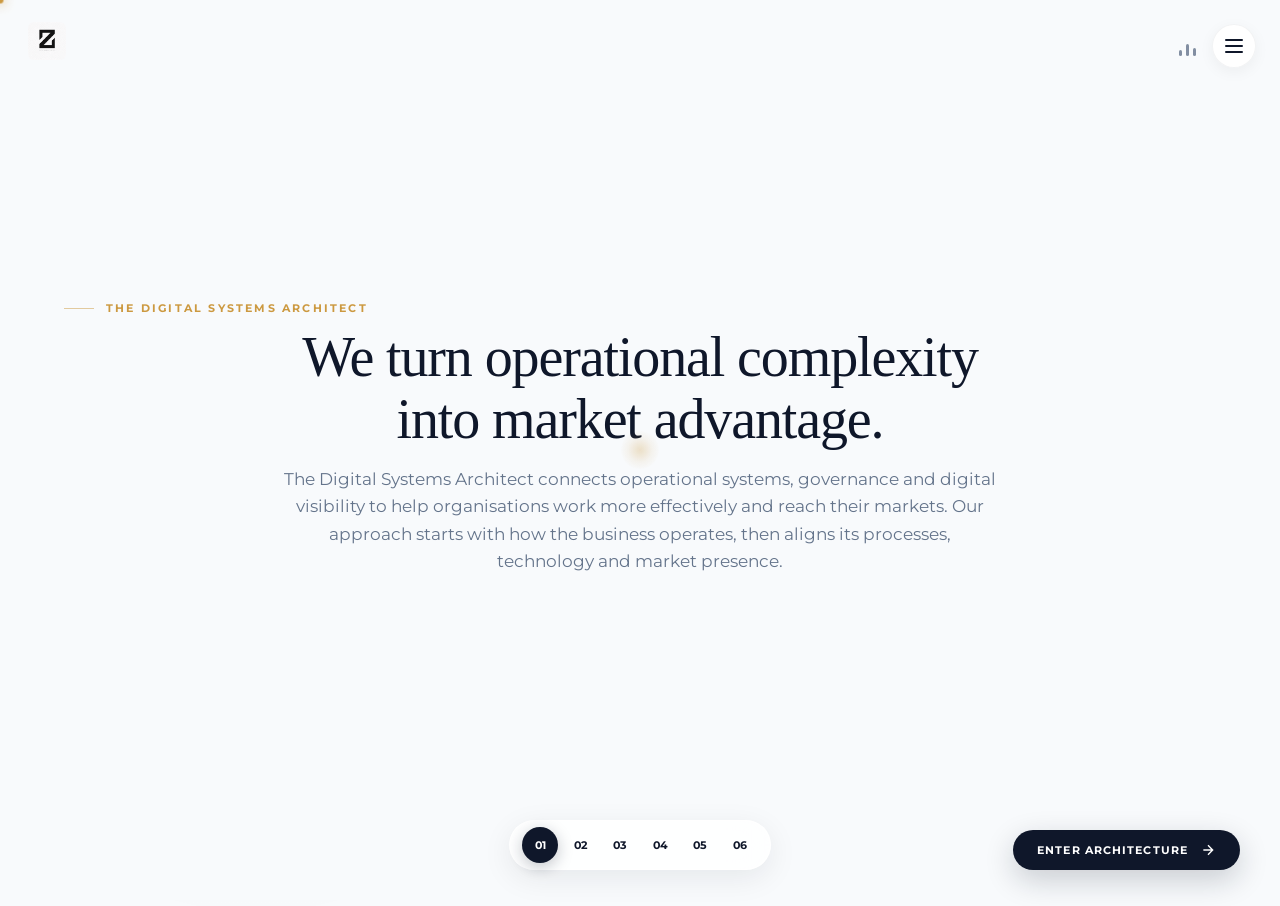
<file: index.html>
<!DOCTYPE html>
<!--
  ============================================================================
  © 2026 Zan J Private Limited (UEN: 202616105R)
  The Digital Systems Architect — https://digi-architect.studio

  This page — its design, layout, code, structure, copy and data schema — is
  the property of Zan J Private Limited and is protected by copyright under
  the Copyright Act 2021 (Singapore) and applicable international conventions.

  Reproduction, redistribution, adaptation, or use of any part of this page,
  in whole or in part, for any purpose other than viewing it in a browser, is
  prohibited without prior written permission.

  Licensing and permission enquiries: admin@digi-architect.studio
  ============================================================================
-->
<html lang="en">
<head>
<!-- Google Tag Manager -->
<script>(function(w,d,s,l,i){w[l]=w[l]||[];w[l].push({'gtm.start':
new Date().getTime(),event:'gtm.js'});var f=d.getElementsByTagName(s)[0],
j=d.createElement(s),dl=l!='dataLayer'?'&l='+l:'';j.async=true;j.src=
'https://www.googletagmanager.com/gtm.js?id='+i+dl;f.parentNode.insertBefore(j,f);
})(window,document,'script','dataLayer','GTM-WNG8MK4K');</script>
<!-- End Google Tag Manager -->
<meta charset="UTF-8">
<meta name="viewport" content="width=device-width, initial-scale=1.0, maximum-scale=1.0, user-scalable=no">
<title>The Digital Systems Architect | Digital Transformation, Digital Systems & Digitalisation</title>
<link rel="icon" type="image/png" href="/favicon.png">
<meta name="description" content="The Digital Systems Architect builds operationally ready, digitally visible, commercially connected organisations — integrating digital systems, workflow automation and governance with halal and Muslim-friendly market access and digital visibility.">
<meta name="keywords" content="digital transformation, digital systems, digitalisation, workflow automation, governance systems, finance processes, HR systems, digital infrastructure, halal advisory, Muslim-friendly market access, certification readiness, digital marketing, market visibility, Singapore">
<meta name="copyright" content="© 2026 Zan J Private Limited (UEN: 202616105R). All rights reserved, except where third-party licensing terms apply.">
<meta name="author" content="The Digital Systems Architect — Zan J Private Limited (UEN: 202616105R)">
<meta name="rights" content="All rights reserved, except where third-party licensing terms apply. Reproduction of Zan J Private Limited material requires written permission.">
<meta name="robots" content="index, follow">
<link rel="canonical" href="https://digi-architect.studio/">
<meta property="og:type" content="website">
<meta property="og:title" content="The Digital Systems Architect">
<meta property="og:description" content="Operational systems, market visibility, and halal &amp; Muslim-friendly market access — connected into one coherent practice for organisations that need clarity, control and reach.">
<meta property="og:url" content="https://digi-architect.studio">
<meta name="twitter:card" content="summary">
<script type="application/ld+json">
{
  "@context": "https://schema.org",
  "@type": "ProfessionalService",
  "name": "The Digital Systems Architect",
  "url": "https://digi-architect.studio",
  "email": "admin@digi-architect.studio",
  "areaServed": ["Singapore", "Japan", "Asia-Pacific", "Middle East"],
  "sameAs": [
    "https://www.instagram.com/digital.systems.architect?igsh=NjZwOTFpaGRsaG01&utm_source=qr",
    "https://www.linkedin.com/company/the-digital-systems-architect"
  ],
  "knowsAbout": [
    "Workflow automation in Singapore",
    "Governance dashboards",
    "Finance automation",
    "HR systems",
    "Digital transformation operations",
    "Halal and Muslim-friendly market readiness",
    "Certification readiness",
    "Digital marketing and market visibility"
  ],
  "description": "Operational systems, market visibility, and halal and Muslim-friendly market access, connected into one coherent practice for organisations that need clarity, control and reach.",
  "serviceType": [
    "Workflow automation",
    "Governance dashboards",
    "Financial automation",
    "HR and resource allocation systems",
    "Cross-department integration",
    "Halal and Muslim-friendly market readiness",
    "Digital marketing and market visibility"
  ]
}
</script>
<link href="https://fonts.googleapis.com/css2?family=Montserrat:wght@400;500;600;700;800&family=Georgia&display=swap" rel="stylesheet">
<style>
  :root {
    --navy: #0F172A;
    --navy-d: #020617;
    --gold: #CC9940;
    --gold-light: #E6BC73;
    --gold-soft: rgba(204, 153, 64, 0.4);
    --bg-base: #F8FAFC;
    --grey: #64748B;
    --text-dark: #1E293B;
    --white: #ffffff;
    --red-alert: #dc2626;
    --success: #16a34a;
    --ease-out: cubic-bezier(0.16, 1, 0.3, 1);
  }
  * { box-sizing: border-box; margin: 0; padding: 0; }

  html, body {
    width: 100vw;
    height: 100vh;
    overflow: hidden;
    background-color: var(--bg-base);
    font-family: 'Montserrat', sans-serif;
    color: var(--text-dark);
    -webkit-font-smoothing: antialiased;
    touch-action: none;
  }
  body::before {
    content: ''; position: fixed; top: 0; left: 0; width: 100vw; height: 100vh;
    background-image: radial-gradient(rgba(15, 23, 42, 0.04) 1px, transparent 1px);
    background-size: 32px 32px; z-index: -2; pointer-events: none;
  }
  .ambient-glow {
    position: fixed; width: 80vw; height: 80vw; border-radius: 50%;
    background: radial-gradient(circle, rgba(204, 153, 64, 0.05) 0%, transparent 60%);
    top: -20%; right: -10%; z-index: -1; pointer-events: none; transition: all 1s ease-out;
  }
  .ambient-glow-2 {
    position: fixed; width: 60vw; height: 60vw; border-radius: 50%;
    background: radial-gradient(circle, rgba(15, 23, 42, 0.03) 0%, transparent 60%);
    bottom: -10%; left: -10%; z-index: -1; pointer-events: none; transition: all 1s ease-out;
  }
  h1, h2, h3, h4 { font-family: 'Georgia', serif; color: var(--navy); font-weight: normal; }
  .app-container { position: relative; width: 100vw; height: 100vh; z-index: 1; }
  .view {
    position: absolute; top: 0; left: 0; width: 100%; height: 100%;
    display: flex; flex-direction: column; align-items: center; justify-content: center;
    padding: 0 5vw; opacity: 0; pointer-events: none; visibility: hidden;
    transform: scale(0.98) translateY(15px);
    transition: opacity 0.6s var(--ease-out), transform 0.6s var(--ease-out), visibility 0.6s;
    z-index: 10;
  }
  .view.active {
    opacity: 1; pointer-events: auto; visibility: visible;
    transform: scale(1) translateY(0); z-index: 20;
  }
  .view.exit {
    transform: scale(1.02) translateY(-15px); opacity: 0; visibility: hidden;
  }
  @keyframes elegantGlide {
    0% { opacity: 0; transform: translateY(40px); }
    100% { opacity: 1; transform: translateY(0); }
  }
  .view .eyebrow, .view .large-title, .view .subtitle,
  .view .grid-2 > div, .view .grid-3 > div, .view .grid-4 > div, .view .grid-5 > div {
    opacity: 0;
  }
  .view.active .eyebrow { animation: elegantGlide 1.2s var(--ease-out) 0.1s both; }
  .view.active .large-title { animation: elegantGlide 1.2s var(--ease-out) 0.2s both; }
  .view.active .subtitle { animation: elegantGlide 1.2s var(--ease-out) 0.3s both; }

  .view.active .grid-2 > div:nth-child(1) { animation: elegantGlide 1.2s var(--ease-out) 0.3s both; }
  .view.active .grid-2 > div:nth-child(2) { animation: elegantGlide 1.2s var(--ease-out) 0.4s both; }
  .view.active .grid-3 > div:nth-child(1) { animation: elegantGlide 1.2s var(--ease-out) 0.3s both; }
  .view.active .grid-3 > div:nth-child(2) { animation: elegantGlide 1.2s var(--ease-out) 0.4s both; }
  .view.active .grid-3 > div:nth-child(3) { animation: elegantGlide 1.2s var(--ease-out) 0.5s both; }
  .view.active .grid-4 > div:nth-child(1) { animation: elegantGlide 1.2s var(--ease-out) 0.2s both; }
  .view.active .grid-4 > div:nth-child(2) { animation: elegantGlide 1.2s var(--ease-out) 0.3s both; }
  .view.active .grid-4 > div:nth-child(3) { animation: elegantGlide 1.2s var(--ease-out) 0.4s both; }
  .view.active .grid-4 > div:nth-child(4) { animation: elegantGlide 1.2s var(--ease-out) 0.5s both; }
  .view.active .grid-4 > div:nth-child(5) { animation: elegantGlide 1.2s var(--ease-out) 0.6s both; }
  .view.active .grid-5 > div:nth-child(1) { animation: elegantGlide 1.2s var(--ease-out) 0.2s both; }
  .view.active .grid-5 > div:nth-child(2) { animation: elegantGlide 1.2s var(--ease-out) 0.3s both; }
  .view.active .grid-5 > div:nth-child(3) { animation: elegantGlide 1.2s var(--ease-out) 0.4s both; }
  .view.active .grid-5 > div:nth-child(4) { animation: elegantGlide 1.2s var(--ease-out) 0.5s both; }
  .view.active .grid-5 > div:nth-child(5) { animation: elegantGlide 1.2s var(--ease-out) 0.6s both; }

  /* Responsive base classes replacing inline styles */
  .highlight-text { font-size: 14px; font-weight: 600; color: var(--navy); }
  .core-h3 { color: var(--gold); margin-bottom: 12px; font-size: 16px; }
  .core-h4 { font-size: 13px; color: var(--white); margin-bottom: 2px; }
  .core-p { font-size: 11px; color: rgba(255,255,255,0.6); }

  .grid-5 h3 { font-size: 14px; }
  .grid-5 p { font-size: 11px; }
  .eyebrow {
    display: inline-flex; align-items: center; gap: 12px; font-size: 11px;
    font-weight: 700; letter-spacing: 0.2em; text-transform: uppercase;
    color: var(--gold); margin-bottom: 12px;
  }
  .eyebrow::before { content: ''; width: 30px; height: 1px; background: var(--gold); opacity: 0.5; }
  .content-wrapper {
    max-width: 1100px; width: 100%; margin: 0 auto;
    display: flex; flex-direction: column; justify-content: center;
  }

  .text-center { text-align: center; }
  .grid-2 { display: grid; grid-template-columns: 1fr 1fr; gap: 60px; align-items: center; }
  .grid-3 { display: grid; grid-template-columns: repeat(3, 1fr); gap: 20px; }
  .grid-4 { display: grid; grid-template-columns: repeat(2, 1fr); gap: 20px; }
  .grid-5 { display: grid; grid-template-columns: repeat(5, 1fr); gap: 12px; }
  .card {
    background: rgba(255, 255, 255, 0.6); backdrop-filter: blur(20px);
    border: 1px solid rgba(255, 255, 255, 0.9); border-radius: 16px; padding: 24px;
    box-shadow: 0 4px 20px rgba(0, 0, 0, 0.04);
    display: flex; flex-direction: column; justify-content: center;
    transition: transform 0.6s var(--ease-out), box-shadow 0.6s var(--ease-out), border-color 0.4s;
  }
  .card:hover {
    transform: translateY(-6px);
    box-shadow: 0 15px 40px rgba(15, 23, 42, 0.08);
    border-color: rgba(204, 153, 64, 0.4);
  }
  .card-feature {
    grid-column: 1 / -1;
    position: relative; overflow: hidden;
    background: linear-gradient(180deg, rgba(204,153,64,0.10) 0%, rgba(255,255,255,0.62) 55%);
    border: 1px solid rgba(204,153,64,0.35);
  }
  .card-feature::before {
    content: ''; position: absolute; top: 0; left: 0; right: 0; height: 3px;
    background: linear-gradient(90deg, var(--gold), var(--gold-light));
  }
  .card-feature h3 { color: var(--navy); }
  .card-feature p { color: var(--grey); }
  .card-feature .eyebrow { margin-bottom: 8px; }
  .founder-line {
    max-width: 780px; margin: 22px auto 0; text-align: center;
    font-size: 12px; line-height: 1.7; color: var(--grey); font-weight: 500;
    letter-spacing: 0.01em;
  }
  .founder-line b { color: var(--navy); font-weight: 700; }
  .site-brand {
    position: fixed; top: 22px; left: 28px; z-index: 2000;
    display: flex; align-items: center; cursor: pointer;
    opacity: 0.92; transition: opacity 0.3s, transform 0.3s;
  }
  .site-brand:hover { opacity: 1; transform: translateY(-1px); }
  .site-brand img { height: 38px; width: auto; border-radius: 6px; display: block; }
  @media (max-width: 768px) {
    .site-brand { top: 14px; left: 16px; }
    .site-brand img { height: 30px; }
  }
  @media (min-width: 1600px) {
    .site-brand { top: 30px; left: 40px; }
    .site-brand img { height: 44px; }
  }
  .menu-toggle {
    position: fixed; top: 24px; right: 24px; width: 44px; height: 44px;
    background: rgba(255, 255, 255, 0.9); border-radius: 50%;
    display: flex; flex-direction: column; align-items: center; justify-content: center; gap: 4px;
    cursor: pointer; z-index: 2000; box-shadow: 0 4px 15px rgba(0,0,0,0.05);
    border: 1px solid rgba(15, 23, 42, 0.05); transition: all 0.3s;
  }
  .menu-toggle:hover { background: var(--navy); box-shadow: 0 0 30px rgba(204, 153, 64, 0.5), 0 4px 15px rgba(0,0,0,0.1); }
  .menu-toggle:hover span { background: var(--white); }
  .menu-toggle span { width: 18px; height: 2px; background: var(--navy); border-radius: 2px; transition: all 0.3s; }
  .eq-container { position: fixed; top: 38px; right: 84px; z-index: 2000; display: flex; align-items: center; }
  .eq-btn { display: flex; align-items: flex-end; gap: 4px; height: 18px; cursor: pointer; opacity: 0.8; transition: opacity 0.3s; }
  .eq-btn:hover { opacity: 1; }
  .eq-bar { width: 3px; background: var(--grey); border-radius: 2px; transition: height 0.2s; }
  .eq-btn.playing .eq-bar { background: var(--gold); animation: eqBounce 1s infinite; }
  .eq-btn.playing .eq-bar:nth-child(1) { animation-delay: 0.0s; }
  .eq-btn.playing .eq-bar:nth-child(2) { animation-delay: 0.2s; }
  .eq-btn.playing .eq-bar:nth-child(3) { animation-delay: 0.4s; }
  @keyframes eqBounce { 0%, 100% { height: 4px; } 50% { height: 18px; } }
  .menu-overlay {
    position: fixed; top: 0; left: 0; width: 100vw; height: 100vh;
    background: rgba(248, 250, 252, 0.95); backdrop-filter: blur(15px);
    z-index: 1500; display: flex; flex-direction: column; align-items: center; justify-content: center; gap: 24px;
    opacity: 0; pointer-events: none; transition: all 0.4s ease; transform: translateY(-20px);
  }
  .menu-overlay.open { opacity: 1; pointer-events: auto; transform: translateY(0); }
  .menu-item { font-family: 'Georgia', serif; font-size: 32px; color: var(--navy); cursor: pointer; transition: all 0.3s; }
  .menu-item:hover { color: var(--gold); transform: scale(1.05); text-shadow: 0 0 30px rgba(204, 153, 64, 0.4); }
  .global-nav {
    position: fixed; bottom: 30px; left: 50%; transform: translateX(-50%);
    background: rgba(255, 255, 255, 0.85); backdrop-filter: blur(20px);
    border: 1px solid rgba(255, 255, 255, 0.8); border-radius: 100px;
    padding: 6px 12px; display: flex; align-items: center; gap: 4px; z-index: 1000;
    box-shadow: 0 8px 30px rgba(15, 23, 42, 0.08);
  }
  .nav-dot {
    position: relative;
    width: 36px; height: 36px; border-radius: 50%; display: flex; align-items: center; justify-content: center;
    font-size: 11px; font-weight: 700; color: var(--navy); cursor: pointer;
    transition: color 0.4s ease, background 0.4s ease, transform 0.4s ease;
    z-index: 1;
  }
  .nav-dot::before {
    content: '';
    position: absolute;
    inset: -8px;
    border-radius: 50%;
    background: radial-gradient(circle, rgba(204, 153, 64, 0.55) 0%, rgba(204, 153, 64, 0.15) 40%, transparent 70%);
    opacity: 0;
    transform: scale(0.6);
    transition: opacity 0.5s var(--ease-out), transform 0.5s var(--ease-out);
    z-index: -1;
    pointer-events: none;
  }
  .nav-dot:hover::before { opacity: 1; transform: scale(1); }
  .nav-dot:hover { color: var(--gold); transform: scale(1.1); }
  .nav-dot.active { background: var(--navy); color: var(--white); box-shadow: 0 4px 15px rgba(15, 23, 42, 0.25); }
  .nav-dot.active:hover { color: var(--white); }

  .progression-area {
    position: fixed; bottom: 30px; right: 40px;
    display: flex; justify-content: center; align-items: center; gap: 14px; z-index: 1000;
  }
  .back-btn {
    display: none; align-items: center; justify-content: center;
    width: 44px; height: 44px; border-radius: 50%;
    background: rgba(255, 255, 255, 0.9); backdrop-filter: blur(20px);
    border: 1px solid rgba(15, 23, 42, 0.1); color: var(--navy);
    cursor: pointer; box-shadow: 0 8px 20px rgba(15, 23, 42, 0.1);
    transition: all 0.3s;
  }
  .back-btn.show { display: flex; }
  .back-btn:hover {
    background: var(--navy); color: var(--white);
    transform: translateY(-2px) scale(1.05); box-shadow: 0 12px 30px rgba(15, 23, 42, 0.25);
  }
  .back-btn svg { width: 16px; height: 16px; }
  .pulse-btn {
    display: flex; align-items: center; gap: 12px;
    background: var(--navy); border-radius: 100px;
    padding: 12px 24px; font-size: 11px; font-weight: 700; text-transform: uppercase;
    letter-spacing: 0.1em; color: var(--white); cursor: pointer;
    box-shadow: 0 10px 30px rgba(15, 23, 42, 0.2); transition: all 0.3s;
    animation: float 3s ease-in-out infinite;
  }
  .pulse-btn:hover {
    background: var(--gold);
    color: var(--white);
    transform: scale(1.06) translateY(-3px);
    box-shadow: 0 15px 40px rgba(204, 153, 64, 0.5), 0 0 30px rgba(204, 153, 64, 0.3);
    animation-play-state: paused;
  }
  .pulse-btn svg { width: 16px; height: 16px; fill: currentColor; transition: transform 0.3s; }
  .pulse-btn:hover svg { transform: translateX(4px); }
  @keyframes float { 0%, 100% { transform: translateY(0); } 50% { transform: translateY(-5px); } }
  .large-title { font-size: 48px; line-height: 1.1; letter-spacing: -0.02em; margin-bottom: 16px; }
  .subtitle { font-size: 16px; color: var(--grey); line-height: 1.6; margin-bottom: 24px; max-width: 650px; margin-inline: auto; }

  .clean-form { display: flex; flex-direction: column; gap: 16px; position: relative; }
  .clean-input {
    width: 100%; padding: 12px 0; border: none; border-bottom: 2px solid rgba(15, 23, 42, 0.1);
    background: transparent; font-family: 'Montserrat', sans-serif; font-size: 14px;
    color: var(--navy); transition: all 0.3s;
  }
  .clean-input:focus { outline: none; border-bottom-color: var(--gold); }
  select.clean-input { appearance: none; cursor: pointer; }
  .btn-submit {
    -webkit-appearance: none !important;
    -moz-appearance: none !important;
    appearance: none !important;
    display: block; width: 100%;
    background-color: var(--navy) !important;
    color: var(--white) !important;
    border: 1px solid var(--navy) !important;
    padding: 16px; border-radius: 8px;
    font-family: 'Montserrat', sans-serif; font-size: 13px; font-weight: 700;
    text-transform: uppercase; letter-spacing: 0.1em; cursor: pointer;
    transition: all 0.3s; box-shadow: 0 4px 15px rgba(15, 23, 42, 0.2); margin-top: 10px;
  }
  .btn-submit:hover {
    background-color: var(--gold) !important;
    border-color: var(--gold) !important;
    transform: translateY(-2px);
    box-shadow: 0 10px 30px rgba(204, 153, 64, 0.45), 0 0 25px rgba(204, 153, 64, 0.25) !important;
  }
  .success-overlay {
    position: absolute; inset: 0; background: rgba(255, 255, 255, 0.98);
    backdrop-filter: blur(10px); border-radius: 16px; display: none;
    flex-direction: column; justify-content: center; align-items: center;
    text-align: center; padding: 32px; z-index: 50;
  }
  .success-icon {
    width: 50px; height: 50px; border-radius: 50%; background: rgba(22, 163, 74, 0.1);
    color: var(--success); display: flex; align-items: center; justify-content: center;
    font-size: 24px; margin-bottom: 16px;
  }
  .social-dock { display: flex; gap: 12px; margin-top: 16px; }
  .social-icon {
    width: 40px; height: 40px; border-radius: 50%; background: var(--white);
    display: flex; align-items: center; justify-content: center; color: var(--navy);
    border: 1px solid rgba(15, 23, 42, 0.1); transition: all 0.35s var(--ease-out);
    box-shadow: 0 4px 10px rgba(0,0,0,0.02);
  }
  .social-icon:hover {
    background: var(--gold); color: var(--white); transform: translateY(-4px) scale(1.08);
    box-shadow: 0 12px 30px rgba(204, 153, 64, 0.45), 0 0 25px rgba(204, 153, 64, 0.25);
    border-color: var(--gold);
  }
  .social-icon svg { width: 18px; height: 18px; fill: currentColor; }
  .brand-logo {
    height: 48px; width: auto;
    margin-right: 12px; border-radius: 6px;
  }
  .contact-signature {
    color: rgba(100, 116, 139, 0.8); text-align: center;
    margin-top: 24px; font-weight: 500; letter-spacing: 0.02em; line-height: 1.6;
    max-width: 64ch; margin-inline: auto; text-wrap: balance;
  }
  .contact-signature a { color: var(--navy); text-decoration: none; border-bottom: 1px solid transparent; transition: 0.3s; font-weight: 600; }
  .contact-signature a:hover { color: var(--gold); border-bottom-color: var(--gold); }
  /* Legal notice: present and findable, but quieter than the signature above it. */
  /* Pill row now leads the footer; the signature follows beneath it. */
  .seo-pill-row {
    display: flex; flex-wrap: wrap; justify-content: center; gap: 8px;
    margin-bottom: 16px;
  }
  .sig-line { display: block; }
  .rights-line {
    display: block; margin: 8px auto 0; max-width: 46ch;
    font-size: 0.85em; line-height: 1.5; opacity: 0.55; font-weight: 400;
  }

  /* ============================================================
     CUSTOM GOLD CURSOR  (desktop + fine pointer only)
     - small precise gold dot follows the mouse
     - soft gold glow trails behind with a slight lag
     - expands + brightens over clickable elements
     ============================================================ */
  .cursor-dot, .cursor-glow {
    position: fixed; top: 0; left: 0; pointer-events: none;
    transform: translate(-50%, -50%);
    will-change: transform, width, height;
    display: none;
  }
  .cursor-dot {
    width: 7px; height: 7px;
    background: var(--gold);
    border-radius: 50%;
    z-index: 10001;
    transition: width 0.25s var(--ease-out), height 0.25s var(--ease-out),
                background 0.25s, box-shadow 0.25s;
    box-shadow: 0 0 12px rgba(204, 153, 64, 0.9);
  }
  .cursor-glow {
    width: 38px; height: 38px;
    border-radius: 50%;
    background: radial-gradient(circle, rgba(204, 153, 64, 0.28) 0%, rgba(204, 153, 64, 0.08) 45%, transparent 75%);
    z-index: 10000;
    transition: width 0.35s var(--ease-out), height 0.35s var(--ease-out),
                background 0.35s, opacity 0.35s;
  }
  .cursor-dot.is-clickable {
    width: 14px; height: 14px;
    background: var(--gold-light);
    box-shadow: 0 0 20px rgba(204, 153, 64, 1), 0 0 40px rgba(204, 153, 64, 0.6);
  }
  .cursor-glow.is-clickable {
    width: 75px; height: 75px;
    background: radial-gradient(circle, rgba(204, 153, 64, 0.45) 0%, rgba(204, 153, 64, 0.15) 45%, transparent 75%);
  }
  .cursor-dot.is-typing {
    width: 3px; height: 22px; border-radius: 1px;
  }
  .cursor-dot.is-clicking {
    transform: translate(-50%, -50%) scale(0.7);
  }

  /* ============================================================
     DESKTOP LARGE SCREEN — 1280px and up
     scale typography + spacing so the content stops looking
     stranded on big monitors
     ============================================================ */
  @media (min-width: 1280px) {
    .content-wrapper { max-width: 1200px; }
    .large-title { font-size: 56px; }
    .subtitle { font-size: 17px; max-width: 720px; }

    .grid-2 { gap: 80px; }
    .grid-3 { gap: 24px; }
    .grid-4 { gap: 24px; }
    .grid-5 { gap: 16px; }

    .card { padding: 28px; }
    .card h3 { font-size: 16px; }
    .card p { font-size: 13px; }
    .highlight-text { font-size: 16px; }
    .core-h3 { font-size: 18px; }
    .core-h4 { font-size: 15px; }
    .core-p { font-size: 13px; }
    .grid-5 .eyebrow { font-size: 11px; }
    .grid-5 h3 { font-size: 16px; }
    .grid-5 p { font-size: 13px; }
    .contact-signature { font-size: 11px; }
    .founder-line { font-size: 13px; }


    /* hide native cursor only on actual desktops (with a precise pointer) */
    @media (hover: hover) and (pointer: fine) {
      html, body, * { cursor: none !important; }
      .cursor-dot, .cursor-glow { display: block; }
    }
  }

  @media (min-width: 1600px) {
    .content-wrapper { max-width: 1320px; }
    .large-title { font-size: 64px; line-height: 1.08; }
    .subtitle { font-size: 18px; max-width: 760px; margin-bottom: 32px; }

    .grid-2 { gap: 100px; }
    .grid-3 { gap: 28px; }
    .grid-4 { gap: 28px; }
    .grid-5 { gap: 20px; }

    .card { padding: 32px; border-radius: 20px; }
    .card h3 { font-size: 18px; }
    .card p { font-size: 14px; line-height: 1.65; }
    .highlight-text { font-size: 18px; }
    .core-h3 { font-size: 20px; }
    .core-h4 { font-size: 17px; }
    .core-p { font-size: 14px; }
    .grid-5 .eyebrow { font-size: 12px; }
    .grid-5 h3 { font-size: 18px; }
    .grid-5 p { font-size: 14px; }
    .contact-signature { font-size: 12px; }
    .founder-line { font-size: 14px; }


  
  /* Responsive base classes replacing inline styles */
  .highlight-text { font-size: 14px; font-weight: 600; color: var(--navy); }
  .core-h3 { color: var(--gold); margin-bottom: 12px; font-size: 16px; }
  .core-h4 { font-size: 13px; color: var(--white); margin-bottom: 2px; }
  .core-p { font-size: 11px; color: rgba(255,255,255,0.6); }

  .grid-5 h3 { font-size: 14px; }
  .grid-5 p { font-size: 11px; }
  .eyebrow { font-size: 12px; }
    .menu-item { font-size: 40px; }

    .nav-dot { width: 40px; height: 40px; font-size: 12px; }
    .global-nav { padding: 8px 14px; gap: 6px; }

    .pulse-btn { padding: 14px 28px; font-size: 12px; }
    .progression-area { bottom: 40px; right: 60px; }
    .menu-toggle { top: 32px; right: 32px; width: 50px; height: 50px; }
    .eq-container { top: 46px; right: 100px; }
  }

  @media (min-width: 1920px) {
    .content-wrapper { max-width: 1500px; }
    .large-title { font-size: 72px; }
    .subtitle { font-size: 20px; max-width: 820px; }

    .grid-2 { gap: 120px; }
    .card { padding: 36px; }
    .card h3 { font-size: 20px; }
    .card p { font-size: 15px; }
    .highlight-text { font-size: 20px; }
    .core-h3 { font-size: 24px; }
    .core-h4 { font-size: 18px; }
    .core-p { font-size: 15px; }
    .grid-5 .eyebrow { font-size: 14px; }
    .grid-5 h3 { font-size: 20px; }
    .grid-5 p { font-size: 15px; }
    .contact-signature { font-size: 14px; }
    .founder-line { font-size: 15px; }

  }

  /* ============================================================
     TABLET — keep things readable in the awkward middle widths
     ============================================================ */
  @media (min-width: 769px) and (max-width: 1279px) {
    .large-title { font-size: 40px; }
    .subtitle { font-size: 15px; }
    .grid-2 { gap: 40px; }
    .grid-3 { grid-template-columns: repeat(3, 1fr); gap: 14px; }
    .grid-5 { grid-template-columns: repeat(5, 1fr); gap: 10px; }
    .card { padding: 20px; }
    .card h3 { font-size: 14px; }
    .card p { font-size: 11.5px; line-height: 1.55; }
    .highlight-text { font-size: 15px; }
    .core-h3 { font-size: 17px; }
    .core-h4 { font-size: 14px; }
    .core-p { font-size: 12px; }
    .grid-5 .eyebrow { font-size: 10px; }
    .grid-5 h3 { font-size: 15px; }
    .grid-5 p { font-size: 12px; }
    .contact-signature { font-size: 10px; }
    .founder-line { font-size: 11px; }

  }

  /* ============================================================
     MOBILE — unchanged from the working version
     ============================================================ */
  @media (max-width: 768px) {
    .large-title { font-size: 32px; }
    .subtitle { font-size: 13px; margin-bottom: 16px; }

    .view { padding: 0 16px; }
    .content-wrapper {
      max-height: calc(100vh - 120px);
      overflow-y: auto;
      justify-content: flex-start;
      padding-top: 80px;
      padding-bottom: 40px;
    }

    .grid-2 { grid-template-columns: 1fr; gap: 24px; }
    .grid-3 { grid-template-columns: 1fr; gap: 12px; }
    .grid-4 { grid-template-columns: 1fr; gap: 12px; }
    .grid-5 { display: flex; flex-direction: column; gap: 12px; }
    .card { padding: 16px 20px; }
    .card h3 { font-size: 15px; margin-bottom: 4px; }
    .card p { font-size: 12px; line-height: 1.5; margin-bottom: 0; }
    .highlight-text { font-size: 14px; }
    .core-h3 { font-size: 16px; }
    .core-h4 { font-size: 13px; }
    .core-p { font-size: 11px; }
    .grid-5 .eyebrow { font-size: 9px; }
    .grid-5 h3 { font-size: 14px; }
    .grid-5 p { font-size: 11px; }
    .contact-signature { font-size: 9px; }
    .founder-line { font-size: 11px; margin-top: 16px; }

    .menu-toggle { top: 16px; right: 16px; width: 40px; height: 40px; }
    .eq-container { top: 28px; right: 64px; left: auto; bottom: auto; }
    .progression-area { bottom: 130px; right: 16px; }
    .pulse-btn { width: 52px; height: 52px; padding: 0; justify-content: center; border-radius: 50%; box-shadow: 0 10px 25px rgba(15, 23, 42, 0.3); }
    .pulse-btn span { display: none; }
    .pulse-btn svg { margin: 0; width: 22px; height: 22px; }
    .back-btn { width: 48px; height: 48px; }
    .back-btn svg { width: 20px; height: 20px; }

    .global-nav { display: none; }
  }

  .seo-pill {
    font-size: 10px;
    color: var(--navy);
    text-decoration: none;
    padding: 6px 14px;
    border-radius: 100px;
    border: 1px solid rgba(15, 23, 42, 0.15);
    transition: all 0.3s var(--ease-out);
    background: transparent;
    display: inline-block;
  }
  .seo-pill:hover {
    background: var(--navy);
    color: var(--white);
    border-color: var(--navy);
    transform: translateY(-2px);
    box-shadow: 0 4px 12px rgba(15, 23, 42, 0.15);
  }
  @media(max-width:768px) {
    .seo-pill { font-size: 9px; padding: 5px 10px; }
  }

  /* Practice-area card as link */
  .practice-card-link {
    text-decoration: none;
    cursor: pointer;
    display: flex;
    flex-direction: column;
    justify-content: center;
  }
  .practice-card-link:hover {
    transform: translateY(-3px);
    border-color: rgba(204, 153, 64, 0.55);
    box-shadow: 0 14px 36px rgba(15, 23, 42, 0.10);
  }
  .practice-card-link:focus-visible {
    outline: 2px solid var(--gold);
    outline-offset: 3px;
  }
  .card-explore-cue {
    font-size: 11px;
    font-weight: 700;
    color: var(--gold);
    letter-spacing: 0.07em;
    text-transform: uppercase;
    margin-top: 14px;
    display: inline-flex;
    align-items: center;
    gap: 6px;
    transition: gap 0.2s var(--ease-out);
  }
  .practice-card-link:hover .card-explore-cue { gap: 10px; }
</style>
<script type="application/ld+json">
{"@context":"https://schema.org","@type":"WebPage","copyrightYear":"2026","copyrightHolder":{"@type":"Organization","name":"Zan J Private Limited","identifier":"UEN 202616105R","url":"https://digi-architect.studio/"},"creator":{"@type":"Organization","name":"The Digital Systems Architect"},"license":"https://digi-architect.studio/#terms"}
</script>
</head>
<body>
<!-- Google Tag Manager (noscript) -->
<noscript><iframe src="https://www.googletagmanager.com/ns.html?id=GTM-WNG8MK4K"
height="0" width="0" style="display:none;visibility:hidden"></iframe></noscript>
<!-- End Google Tag Manager (noscript) -->

<!-- Custom gold cursor (only visible on desktop via CSS) -->
<div class="cursor-glow" id="cursor-glow"></div>
<div class="cursor-dot" id="cursor-dot"></div>

<div class="ambient-glow" id="glow1"></div>
<div class="ambient-glow-2" id="glow2"></div>
<a class="site-brand" onclick="goToView(0)" title="The Digital Systems Architect — Home">
  <img src="logo.png" alt="The Digital Systems Architect">
</a>
<div class="eq-container">
  <div class="eq-btn" id="eq-toggle" onclick="toggleMusic(true)">
    <div class="eq-bar" style="height: 6px;"></div>
    <div class="eq-bar" style="height: 12px;"></div>
    <div class="eq-bar" style="height: 8px;"></div>
  </div>
</div>
<div class="menu-toggle" onclick="toggleMenu()">
  <span></span>
  <span></span>
  <span></span>
</div>
<div class="menu-overlay" id="menu-overlay">
  <div class="menu-item" onclick="goToView(0); toggleMenu();">01. Architecture</div>
  <div class="menu-item" onclick="goToView(1); toggleMenu();">02. Philosophy</div>
  <div class="menu-item" onclick="goToView(2); toggleMenu();">03. Methodology</div>
  <div class="menu-item" onclick="goToView(3); toggleMenu();">04. Practice Areas</div>
  <div class="menu-item" onclick="goToView(4); toggleMenu();">05. Capabilities</div>
  <div class="menu-item" onclick="goToView(5); toggleMenu();">06. Connect</div>
</div>
<div class="app-container" id="app-container">
  <div class="view active" id="view-0">
    <div class="content-wrapper text-center">
      <div class="eyebrow">The Digital Systems Architect</div>
      <h1 class="large-title">We turn operational complexity<br>into market advantage.</h1>
      <p class="subtitle">The Digital Systems Architect connects operational systems, governance and digital visibility to help organisations work more effectively and reach their markets. Our approach starts with how the business operates, then aligns its processes, technology and market presence.</p>
    </div>
  </div>
  <div class="view" id="view-1">
    <div class="content-wrapper">
      <div class="text-center">
        <div class="eyebrow">Philosophy</div>
        <h2 class="large-title" style="margin-bottom: 16px;">We build the ecosystem.</h2>
      </div>

      <div class="grid-2">
        <div>
          <p class="subtitle" style="margin-bottom: 12px;">Software alone cannot fix fragmented operations&mdash;and visibility alone cannot fix a business that isn't ready to be seen. We connect what happens inside an organisation&mdash;people, finance, operations&mdash;to how it is discovered, trusted, and chosen in the market.</p>
          <p class="highlight-text">Real expertise applied directly to your bottlenecks.</p>
        </div>
        <div class="card" style="background: var(--navy); color: var(--white); border: none;">
          <h3 class="core-h3">Core Beliefs</h3>
          <div style="margin-bottom: 10px; border-bottom: 1px solid rgba(255,255,255,0.1); padding-bottom: 6px;">
            <h4 class="core-h4">01. Complexity is a Leadership Problem</h4>
            <p class="core-p">Technology alone doesn't solve chaos. Architectural thinking does.</p>
          </div>
          <div style="margin-bottom: 10px; border-bottom: 1px solid rgba(255,255,255,0.1); padding-bottom: 6px;">
            <h4 class="core-h4">02. Design for the Operator</h4>
            <p class="core-p">If a system requires a 50-page manual, it is fundamentally broken.</p>
          </div>
          <div>
            <h4 class="core-h4">03. Readiness Before Visibility</h4>
            <p class="core-p">There is little value in being discovered before you are ready to deliver.</p>
          </div>
        </div>
      </div>
    </div>
  </div>
  <div class="view" id="view-2">
    <div class="content-wrapper">
      <div class="text-center">
        <div class="eyebrow">Methodology</div>
        <h2 class="large-title" style="margin-bottom: 24px;">Infrastructure That Scales.</h2>
      </div>
      <div class="grid-5">
        <div class="card">
          <div class="eyebrow" style="margin-bottom: 4px;">01 / Discover</div>
          <h3>Audit &amp; Map</h3>
          <p>Pinpoint the exact bottlenecks draining operational efficiency.</p>
        </div>
        <div class="card">
          <div class="eyebrow" style="margin-bottom: 4px;">02 / Architect</div>
          <h3>System Design</h3>
          <p>Blueprint scalable ecosystems tailored strictly to your business logic.</p>
        </div>
        <div class="card">
          <div class="eyebrow" style="margin-bottom: 4px;">03 / Integrate</div>
          <h3>Unify Operations</h3>
          <p>Bridge siloed HR, finance, and operational systems into one source of truth.</p>
        </div>
        <div class="card">
          <div class="eyebrow" style="margin-bottom: 4px;">04 / Deploy</div>
          <h3>Implementation</h3>
          <p>Seamless transition to an automated digital infrastructure.</p>
        </div>
        <div class="card">
          <div class="eyebrow" style="margin-bottom: 4px;">05 / Scale</div>
          <h3>Optimise &amp; Extend</h3>
          <p>Post-launch refinement and compliance monitoring, extended to the visibility and market-readiness that turn a stable operation into a growing one.</p>
        </div>
      </div>
    </div>
  </div>
  <div class="view" id="view-3">
    <div class="content-wrapper">
      <div class="text-center">
        <div class="eyebrow">Practice Areas</div>
        <h2 class="large-title" style="margin-bottom: 8px;">The whole system,<br>not the parts.</h2>
        <p class="subtitle">Most firms sell one of these. We connect all three&mdash;because an organisation that runs well but can't be found, or is visible but not ready to serve, is only half-built.</p>
      </div>
      <div class="grid-3">
        <div class="card">
          <h3 style="color: var(--navy); margin-bottom: 6px;">Operational Systems</h3>
          <p style="color: var(--grey);">Bespoke digital systems and workflow applications that give leadership visibility, accountability, and control. The foundation everything else depends on.</p>
        </div>
        <div class="card">
          <h3 style="color: var(--navy); margin-bottom: 6px;">Market Visibility</h3>
          <p style="color: var(--grey);">Websites, Google Business Profile, and visual storytelling&mdash;brand film, photography, and digital narrative&mdash;built for discoverability and trust.</p>
        </div>
        <a class="card practice-card-link" href="/muslim-friendly-advisory" target="_blank" rel="noopener noreferrer" aria-label="Open Halal and Muslim-Friendly Market Access advisory in a new tab">
          <h3 style="color: var(--navy); margin-bottom: 6px;">Halal &amp; Muslim-Friendly Market Access</h3>
          <p style="color: var(--grey);">Operational readiness, governance, and certification pathways that open Muslim consumer, export, and tourism markets.</p>
          <span class="card-explore-cue" aria-hidden="true">Explore Advisory &#8594;</span>
        </a>
      </div>
    </div>
  </div>
  <div class="view" id="view-4">
    <div class="content-wrapper">
      <div class="text-center">
        <div class="eyebrow">Operational Capabilities</div>
        <h2 class="large-title" style="margin-bottom: 24px;">Transforming Chaos into Clarity.</h2>
      </div>
      <div class="grid-4">
        <div class="card">
          <h3 style="color: var(--navy); margin-bottom: 6px;">Financial Automation</h3>
          <p style="color: var(--grey);">Automated billing, reconciliation and reporting workflows designed to reduce manual processing and surface discrepancies early.</p>
        </div>
        <div class="card">
          <h3 style="color: var(--navy); margin-bottom: 6px;">Institutional Governance</h3>
          <p style="color: var(--grey);">Registry systems, SOPs and approval controls that support regulatory adherence and audit readiness.</p>
        </div>
        <div class="card">
          <h3 style="color: var(--navy); margin-bottom: 6px;">Regulatory Management</h3>
          <p style="color: var(--grey);">Centralised data structures that support data integrity, monitoring and timely oversight for management.</p>
        </div>
        <div class="card">
          <h3 style="color: var(--navy); margin-bottom: 6px;">Resource Optimisation</h3>
          <p style="color: var(--grey);">Tracking systems that monitor performance, personnel deployment and reporting across teams and sites.</p>
        </div>
        <div class="card card-feature">
          <div class="eyebrow">Market Access</div>
          <h3 style="margin-bottom: 6px;">Halal &amp; Muslim-Friendly Market Access</h3>
          <p>Operational readiness, governance and certification-pathway preparation for organisations serving Muslim consumer, export and tourism markets, with the scope defined around each organisation&rsquo;s needs and the relevant certification or market requirements.</p>
        </div>
      </div>
      <p class="founder-line">Founded on the belief that effective digital systems begin with a clear understanding of how organisations operate.</p>
    </div>
  </div>
  <div class="view" id="view-5">
    <div class="content-wrapper">
      <div class="grid-2">
        <div class="text-center">

          <div class="eyebrow" style="display: inline-flex; align-items: center; justify-content: center; margin-bottom: 12px;">
            <img src="logo.png" alt="Logo" class="brand-logo">
            Let's Connect
          </div>

          <h2 class="large-title" style="margin-bottom: 8px;">Build Something That Lasts.</h2>
          <p class="subtitle">We respond within 2 business days to <b style="color: var(--red-alert);">serious</b> inquiries.</p>

          <div class="social-dock" style="justify-content: center;">
            <a href="https://www.instagram.com/digital.systems.architect?igsh=NjZwOTFpaGRsaG01&utm_source=qr" class="social-icon" target="_blank" title="Instagram">
              <svg viewBox="0 0 24 24"><path d="M12 2.163c3.204 0 3.584.012 4.85.07 3.252.148 4.771 1.691 4.919 4.919.058 1.265.069 1.645.069 4.849 0 3.205-.012 3.584-.069 4.849-.149 3.225-1.664 4.771-4.919 4.919-1.266.058-1.644.07-4.85.07-3.204 0-3.584-.012-4.849-.07-3.26-.149-4.771-1.699-4.919-4.92-.058-1.265-.07-1.644-.07-4.849 0-3.204.013-3.583.07-4.849.149-3.227 1.664-4.771 4.919-4.919 1.266-.057 1.645-.069 4.849-.069zm0-2.163c-3.259 0-3.667.014-4.947.072-4.358.2-6.78 2.618-6.98 6.98-.059 1.281-.073 1.689-.073 4.948 0 3.259.014 3.668.072 4.948.2 4.358 2.618 6.78 6.98 6.98 1.281.058 1.689.072 4.948.072 3.259 0 3.668-.014 4.948-.072 4.354-.2 6.782-2.618 6.979-6.98.059-1.28.073-1.689.073-4.948 0-3.259-.014-3.667-.072-4.947-.196-4.354-2.617-6.78-6.979-6.98-1.281-.059-1.69-.073-4.949-.073zm0 5.838c-3.403 0-6.162 2.759-6.162 6.162s2.759 6.163 6.162 6.163 6.162-2.759 6.162-6.163c0-3.403-2.759-6.162-6.162-6.162zm0 10.162c-2.209 0-4-1.79-4-4 0-2.209 1.791-4 4-4s4 1.791 4 4c0 2.21-1.791 4-4 4zm6.406-11.845c-.796 0-1.441.645-1.441 1.44s.645 1.44 1.441 1.44c.795 0 1.439-.645 1.439-1.44s-.644-1.44-1.439-1.44z"/></svg>
            </a>
            <a href="https://www.linkedin.com/company/the-digital-systems-architect/" class="social-icon" target="_blank" title="Company LinkedIn">
              <svg viewBox="0 0 24 24"><path d="M19 0h-14c-2.761 0-5 2.239-5 5v14c0 2.761 2.239 5 5 5h14c2.762 0 5-2.239 5-5v-14c0-2.761-2.238-5-5-5zm-11 19h-3v-11h3v11zm-1.5-12.268c-.966 0-1.75-.79-1.75-1.764s.784-1.764 1.75-1.764 1.75.79 1.75 1.764-.783 1.764-1.75 1.764zm13.5 12.268h-3v-5.604c0-3.368-4-3.113-4 0v5.604h-3v-11h3v1.765c1.396-2.586 7-2.777 7 2.476v6.759z"/></svg>
            </a>
          </div>
        </div>
        <div style="display: flex; flex-direction: column; height: 100%;">
          <div class="card" style="padding: 32px; position: relative;">

            <form action="https://script.google.com/macros/s/AKfycbzkfp9O6Jdmi_qvXk9VkAry4OhvVp0kjYnucv52RW97dneyJSaI2SIfL39-ASyfq-flAg/exec" method="POST" class="clean-form" id="contactForm" onsubmit="event.preventDefault(); submitForm(this);">
              <input type="text" name="name" class="clean-input" placeholder="Your Name" required>
              <input type="email" name="email" class="clean-input" placeholder="Corporate Email Address" required>
              <select name="subject" class="clean-input" required>
                <option value="" disabled selected>Select Area of Focus...</option>
                <option>Finance &amp; Billing Automation</option>
                <option>HR &amp; Resource Allocation Systems</option>
                <option>Cross-Department Integration</option>
                <option>Governance Dashboards</option>
                <option>Halal &amp; Muslim-Friendly Market Readiness</option>
                <option>Digital Visibility &amp; Market Presence</option>
                <option>Other Operational Infrastructure</option>
                <option>Just want to have a kopi chat &#9749;</option>
              </select>
              <textarea name="message" class="clean-input" rows="2" placeholder="Briefly describe the challenge..." required style="resize: none;"></textarea>
              <button type="submit" class="btn-submit">Send Enquiry</button>
            </form>
            <div class="success-overlay" id="success-message">
              <div class="success-icon">&#10003;</div>
              <h3 style="color: var(--navy); font-size: 24px; margin-bottom: 8px;">Enquiry Sent</h3>
              <p style="font-size: 13px; color: var(--grey); margin-bottom: 24px;">Your details have been securely submitted. We will be in touch within 2 business days.</p>
              <button class="btn-submit" style="width: 100%;" onclick="closeSuccess()">Close</button>
            </div>
          </div>

          <div class="contact-signature">
            <nav class="seo-pill-row" aria-label="Related pages">
              <a href="/workflow-automation-singapore/" class="seo-pill">Workflow Automation</a>

              <a href="/governance-dashboard-singapore/" class="seo-pill">Governance Dashboards</a>

              <a href="/finance-automation-singapore/" class="seo-pill">Finance Automation</a>

              <a href="/hr-systems-singapore/" class="seo-pill">HR Systems</a>

              <a href="/muslim-friendly-advisory" class="seo-pill" target="_blank" rel="noopener noreferrer">Halal &amp; Muslim-Friendly</a>

              <a href="/muslim-friendly-directory" class="seo-pill" target="_blank" rel="noopener noreferrer">Muslim-Friendly Directory</a>

              <a href="/faq/" class="seo-pill">FAQ</a>
            </nav>
            <span class="sig-line">Based in Singapore, serving organisations in Japan and the wider region, including the Middle East.</span>
            <span class="sig-line">Designed and built by The Digital Systems Architect | Zan J Private Limited (UEN: 202616105R) | <a href="mailto:admin@digi-architect.studio">admin@digi-architect.studio</a></span>
            <span class="rights-line">&copy; 2026 Zan J Private Limited. All rights reserved, except where third-party licensing terms apply. No part of this site may be reproduced without written permission, except as those terms permit.</span>
          </div>
        </div>
      </div>
    </div>
  </div>
</div>
<div class="progression-area">
  <div class="back-btn" id="back-btn" onclick="prevView()" title="Previous">
    <svg viewBox="0 0 24 24"><path d="M19 12H5M12 19l-7-7 7-7" stroke="currentColor" stroke-width="2" fill="none"/></svg>
  </div>
  <div class="pulse-btn" id="next-btn" onclick="nextView()">
    <span id="next-text">Enter Architecture</span>
    <svg viewBox="0 0 24 24"><path d="M5 12h14M12 5l7 7-7 7" stroke="currentColor" stroke-width="2" fill="none"/></svg>
  </div>
</div>
<nav class="global-nav">
  <div class="nav-dot active" onclick="goToView(0)">01</div>
  <div class="nav-dot" onclick="goToView(1)">02</div>
  <div class="nav-dot" onclick="goToView(2)">03</div>
  <div class="nav-dot" onclick="goToView(3)">04</div>
  <div class="nav-dot" onclick="goToView(4)">05</div>
  <div class="nav-dot" onclick="goToView(5)">06</div>
</nav>

<!-- Hidden audio iframe — positioned off-screen at full size so YouTube
     doesn't refuse to play because the player is "too small" -->
<div style="position: fixed; top: 0; left: 0; width: 200px; height: 200px; overflow: hidden; opacity: 0.001; pointer-events: none; z-index: -999;">
  <div id="yt-player"></div>
</div>

<script>
  /* =====================================================================
     FORM SUBMISSION
     ===================================================================== */
  function submitForm(formElement) {
    const scriptURL = formElement.action;
    const formData = new FormData(formElement);
    const submitBtn = formElement.querySelector('.btn-submit');
    const originalBtnText = submitBtn.innerText;
    submitBtn.innerText = "Sending...";
    submitBtn.disabled = true;

    fetch(scriptURL, { method: 'POST', body: formData })
      .then(response => {
        document.getElementById('success-message').style.display = 'flex';
        formElement.reset();
      })
      .catch(error => {
        console.error('Error!', error.message);
        alert("Oops! Something went wrong. Please try again.");
      })
      .finally(() => {
        submitBtn.innerText = originalBtnText;
        submitBtn.disabled = false;
      });
  }
  function closeSuccess() {
    document.getElementById('success-message').style.display = 'none';
  }

  /* =====================================================================
     MENU
     ===================================================================== */
  function toggleMenu() {
    const overlay = document.getElementById('menu-overlay');
    overlay.classList.toggle('open');
  }

  /* =====================================================================
     VIEW NAVIGATION
     ===================================================================== */
  const views = document.querySelectorAll('.view');
  const dots = document.querySelectorAll('.nav-dot');
  const nextBtnText = document.getElementById('next-text');
  let currentViewIndex = 0;
  let isAnimating = false;
  const buttonLabels = [
    "Enter Architecture",
    "View Methodology",
    "See Practice Areas",
    "See Experience",
    "Discuss Systems",
    "Back to Start"
  ];
  function goToView(index) {
    if (isAnimating || index === currentViewIndex) return;
    isAnimating = true;
    triggerAudio();
    views[currentViewIndex].classList.remove('active');
    views[currentViewIndex].classList.add('exit');
    dots.forEach(d => d.classList.remove('active'));
    dots[index].classList.add('active');
    const backBtn = document.getElementById('back-btn');
    if (backBtn) backBtn.classList.toggle('show', index > 0);

    nextBtnText.innerText = buttonLabels[index];
    const iconPath = document.querySelector('.pulse-btn svg');
    if (index === views.length - 1) {
      iconPath.style.transform = "rotate(180deg)";
    } else {
      iconPath.style.transform = "rotate(0deg)";
    }
    const glow1 = document.getElementById('glow1');
    const glow2 = document.getElementById('glow2');
    glow1.style.transform = `translate(${index * -5}vw, ${index * 5}vh)`;
    glow2.style.transform = `translate(${index * 5}vw, ${index * -5}vh)`;
    setTimeout(() => {
      views[currentViewIndex].classList.remove('exit');
      currentViewIndex = index;
      views[currentViewIndex].classList.add('active');
      setTimeout(() => { isAnimating = false; }, 600);
    }, 400);
  }
  function nextView() {
    if (currentViewIndex < views.length - 1) {
      goToView(currentViewIndex + 1);
    } else {
      goToView(0);
    }
  }
  function prevView() {
    if (currentViewIndex > 0) goToView(currentViewIndex - 1);
  }
  document.addEventListener('keydown', (e) => {
    if (e.key === 'ArrowRight' || e.key === 'ArrowDown' || e.key === ' ') {
      if (currentViewIndex < views.length - 1) goToView(currentViewIndex + 1);
    } else if (e.key === 'ArrowLeft' || e.key === 'ArrowUp') {
      if (currentViewIndex > 0) goToView(currentViewIndex - 1);
    }
  });
  let touchStartY = 0;
  let touchEndY = 0;
  const appContainer = document.getElementById('app-container');
  appContainer.addEventListener('touchstart', e => {
    touchStartY = e.changedTouches[0].screenY;
  }, { passive: true });
  appContainer.addEventListener('touchend', e => {
    touchEndY = e.changedTouches[0].screenY;
    handleSwipe();
  }, { passive: true });
  function handleSwipe() {
    const swipeThreshold = 50;
    if (touchStartY - touchEndY > swipeThreshold) {
      if (currentViewIndex < views.length - 1) goToView(currentViewIndex + 1);
    } else if (touchEndY - touchStartY > swipeThreshold) {
      if (currentViewIndex > 0) goToView(currentViewIndex - 1);
    }
  }

  /* =====================================================================
     MOUSE-WHEEL / TRACKPAD NAVIGATION  (desktop)
     - Accumulates deltaY so one trackpad gesture doesn't fly through
       several pages.
     - Locks during the page transition (isAnimating) so it stays calm.
     - Skips when the cursor is over a form field, so typing/scrolling
       inside the textarea still feels natural.
     - Resets accumulator after a short idle, so a slow scroll doesn't
       carry over into the next gesture.
     ===================================================================== */
  let wheelAccumulator = 0;
  let wheelResetTimer = null;
  let wheelCooldown = false;
  const WHEEL_THRESHOLD = 90;

  window.addEventListener('wheel', (e) => {
    if (isAnimating || wheelCooldown) return;
    if (e.target.closest && e.target.closest('input, textarea, select, .menu-overlay')) return;

    wheelAccumulator += e.deltaY;

    clearTimeout(wheelResetTimer);
    wheelResetTimer = setTimeout(() => { wheelAccumulator = 0; }, 220);

    if (wheelAccumulator > WHEEL_THRESHOLD) {
      if (currentViewIndex < views.length - 1) {
        goToView(currentViewIndex + 1);
      }
      wheelAccumulator = 0;
      wheelCooldown = true;
      setTimeout(() => { wheelCooldown = false; }, 700);
    } else if (wheelAccumulator < -WHEEL_THRESHOLD) {
      if (currentViewIndex > 0) {
        goToView(currentViewIndex - 1);
      }
      wheelAccumulator = 0;
      wheelCooldown = true;
      setTimeout(() => { wheelCooldown = false; }, 700);
    }
  }, { passive: true });

  /* =====================================================================
     CUSTOM GOLD CURSOR  (desktop + mouse only — touch users keep native)
     ===================================================================== */
  (function () {
    const supportsHover = window.matchMedia('(hover: hover) and (pointer: fine)').matches;
    const wideEnough = window.matchMedia('(min-width: 1280px)').matches;
    if (!supportsHover || !wideEnough) return;

    const dot = document.getElementById('cursor-dot');
    const glow = document.getElementById('cursor-glow');
    if (!dot || !glow) return;

    let mouseX = window.innerWidth / 2;
    let mouseY = window.innerHeight / 2;
    let glowX = mouseX;
    let glowY = mouseY;

    document.addEventListener('mousemove', e => {
      mouseX = e.clientX;
      mouseY = e.clientY;
      dot.style.transform = `translate(${mouseX}px, ${mouseY}px) translate(-50%, -50%)`;
    });

    function animateGlow() {
      glowX += (mouseX - glowX) * 0.18;
      glowY += (mouseY - glowY) * 0.18;
      glow.style.transform = `translate(${glowX}px, ${glowY}px) translate(-50%, -50%)`;
      requestAnimationFrame(animateGlow);
    }
    animateGlow();

    // Click feedback
    document.addEventListener('mousedown', () => dot.classList.add('is-clicking'));
    document.addEventListener('mouseup',   () => dot.classList.remove('is-clicking'));

    // What counts as "clickable"
    const clickableSel = 'a, button, .nav-dot, .menu-item, .card, .pulse-btn, ' +
                        '.social-icon, .menu-toggle, .eq-btn, [onclick], select, ' +
                        'input[type="submit"], input[type="button"]';
    const typingSel = 'input[type="text"], input[type="email"], textarea';

    function applyHoverState(e) {
      const t = e.target.closest(clickableSel);
      const typing = e.target.closest(typingSel);
      if (typing) {
        dot.classList.add('is-typing');
        dot.classList.remove('is-clickable');
        glow.classList.remove('is-clickable');
      } else if (t) {
        dot.classList.add('is-clickable');
        glow.classList.add('is-clickable');
        dot.classList.remove('is-typing');
      } else {
        dot.classList.remove('is-clickable', 'is-typing');
        glow.classList.remove('is-clickable');
      }
    }
    document.addEventListener('mouseover', applyHoverState);
    document.addEventListener('mouseout',  applyHoverState);

    // Hide the cursor if it leaves the window
    document.addEventListener('mouseleave', () => {
      dot.style.opacity = '0';
      glow.style.opacity = '0';
    });
    document.addEventListener('mouseenter', () => {
      dot.style.opacity = '1';
      glow.style.opacity = '1';
    });
  })();

  /* =====================================================================
     MUSIC — YouTube IFrame API
     Robust version: queue play intent if user clicks BEFORE the player
     is ready. This is what was failing on desktop — the player API loads
     asynchronously, and the first click was firing playVideo() against
     a player that didn't exist yet, so nothing happened.
     ===================================================================== */
  const VIDEO_ID = 'Dwy1dHnMRs8';
  let player = null;
  let playerReady = false;
  let isPlaying = false;
  let wantsToPlay = false;
  let userHasManuallyPaused = false;

  const tag = document.createElement('script');
  tag.src = "https://www.youtube.com/iframe_api";
  const firstScriptTag = document.getElementsByTagName('script')[0];
  firstScriptTag.parentNode.insertBefore(tag, firstScriptTag);

  function onYouTubeIframeAPIReady() {
    player = new YT.Player('yt-player', {
      height: '200',
      width: '200',
      videoId: VIDEO_ID,
      playerVars: {
        'autoplay': 0,
        'loop': 1,
        'playlist': VIDEO_ID,
        'controls': 0,
        'playsinline': 1,
        'rel': 0,
        'modestbranding': 1
      },
      events: {
        'onReady': onPlayerReady,
        'onStateChange': onPlayerStateChange,
        'onError': onPlayerError
      }
    });
  }

  function onPlayerReady(event) {
    playerReady = true;
    // If the user already clicked somewhere on the page while the
    // YouTube API was still loading, honour that and start playback now.
    if (wantsToPlay && !userHasManuallyPaused) {
      try { player.playVideo(); } catch (e) { /* ignore */ }
    }
  }

  function onPlayerError(event) {
    console.warn('YouTube player error code:', event.data);
  }

  function onPlayerStateChange(event) {
    if (event.data === YT.PlayerState.PLAYING) {
      isPlaying = true;
      document.getElementById('eq-toggle').classList.add('playing');
    } else {
      isPlaying = false;
      document.getElementById('eq-toggle').classList.remove('playing');
    }
    if (event.data === YT.PlayerState.ENDED) {
      try { player.playVideo(); } catch (e) {}
    }
  }

  // Manual toggle from the EQ button
  function toggleMusic() {
    if (!playerReady || !player || typeof player.getPlayerState !== 'function') {
      // Player isn't loaded yet — remember the intent.
      wantsToPlay = !wantsToPlay;
      userHasManuallyPaused = !wantsToPlay;
      return;
    }
    if (isPlaying) {
      player.pauseVideo();
      userHasManuallyPaused = true;
    } else {
      player.playVideo();
      userHasManuallyPaused = false;
    }
  }

  // Soft trigger — called when the user navigates / first clicks
  function triggerAudio() {
    if (userHasManuallyPaused) return;
    wantsToPlay = true;
    if (playerReady && player && typeof player.playVideo === 'function' && !isPlaying) {
      try { player.playVideo(); } catch (e) { /* ignore — autoplay policy */ }
    }
  }

  // First-interaction trigger — covers the browser autoplay rule that
  // requires a user gesture before audio can start.
  function attemptAudioStart() {
    triggerAudio();
    if (isPlaying) {
      document.removeEventListener('click', attemptAudioStart);
      document.removeEventListener('touchstart', attemptAudioStart);
      document.removeEventListener('keydown', attemptAudioStart);
    }
  }
  document.addEventListener('click', attemptAudioStart);
  document.addEventListener('touchstart', attemptAudioStart, { passive: true });
  document.addEventListener('keydown', attemptAudioStart);
</script>
<script>
  // Disable right-click + common devtools shortcuts
  document.addEventListener('contextmenu', event => { event.preventDefault(); });
  document.addEventListener('keydown', event => {
    if (event.key === 'F12') event.preventDefault();
    if ((event.ctrlKey || event.metaKey) && event.shiftKey && event.key === 'I') event.preventDefault();
    if ((event.ctrlKey || event.metaKey) && event.shiftKey && event.key === 'J') event.preventDefault();
    if ((event.ctrlKey || event.metaKey) && event.key === 'U') event.preventDefault();
  });
</script>
</body>
</html>
</file>
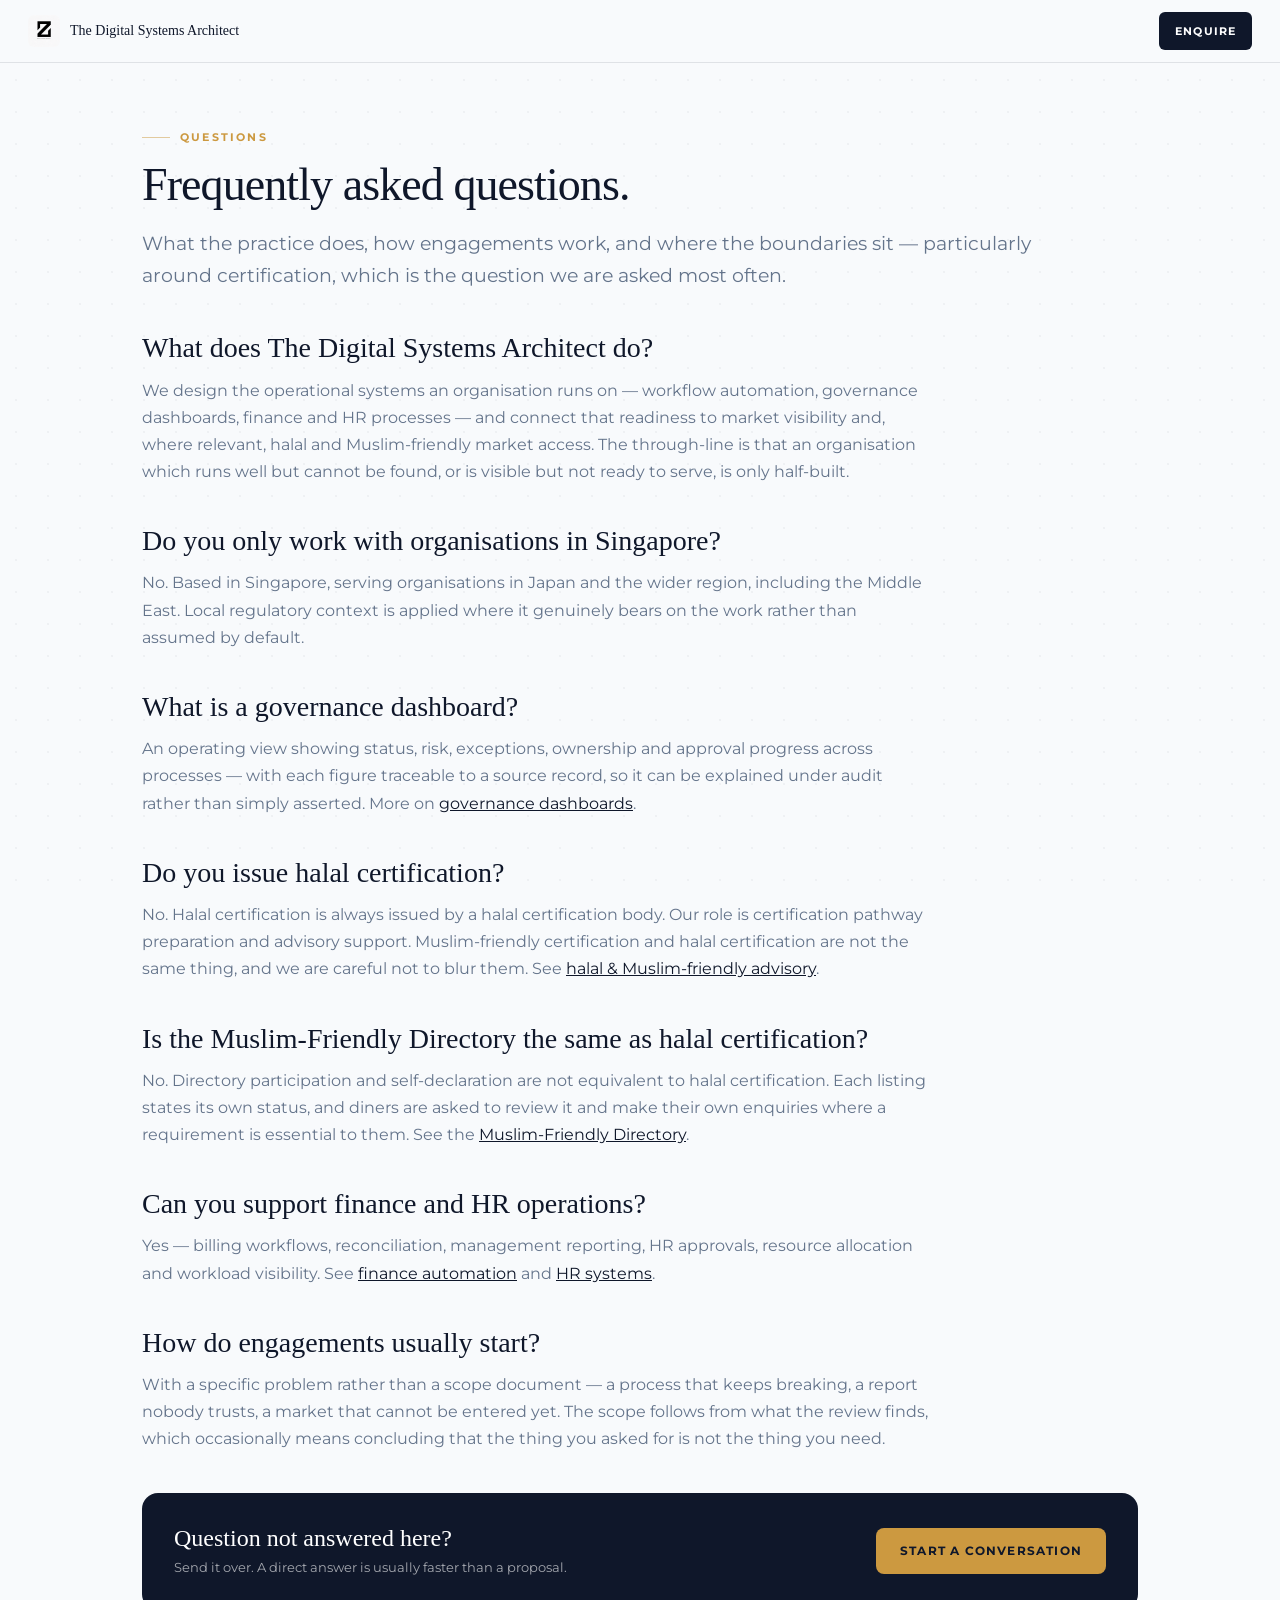
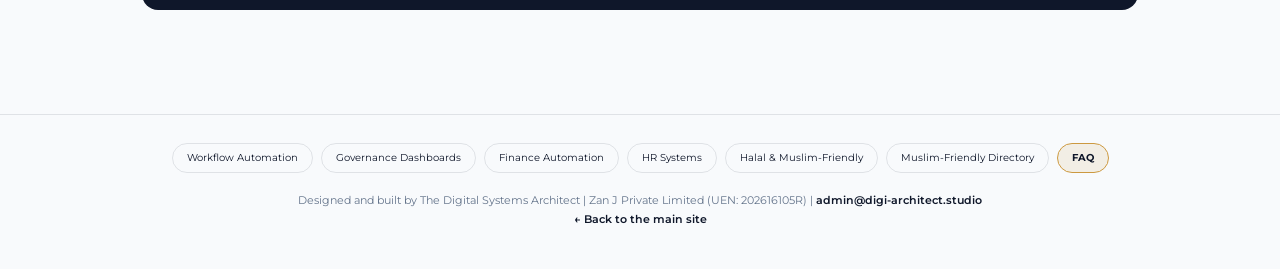
<file: faq/index.html>
<!DOCTYPE html>
<html lang="en">
<head>
<!-- Google Tag Manager -->
<script>(function(w,d,s,l,i){w[l]=w[l]||[];w[l].push({'gtm.start':new Date().getTime(),event:'gtm.js'});var f=d.getElementsByTagName(s)[0],j=d.createElement(s),dl=l!='dataLayer'?'&l='+l:'';j.async=true;j.src='https://www.googletagmanager.com/gtm.js?id='+i+dl;f.parentNode.insertBefore(j,f);})(window,document,'script','dataLayer','GTM-WNG8MK4K');</script>
<!-- End Google Tag Manager -->
<meta charset="UTF-8">
<meta name="viewport" content="width=device-width, initial-scale=1.0">
<title>FAQ | The Digital Systems Architect</title>
<link rel="icon" type="image/png" href="/favicon.png">
<meta name="description" content="Answers on operational systems, governance and finance work, and the boundaries around halal certification, Muslim-friendly certification and self-declaration.">
<meta name="robots" content="index, follow">
<link rel="canonical" href="https://digi-architect.studio/faq/">
<meta property="og:type" content="website">
<meta property="og:title" content="FAQ | The Digital Systems Architect">
<meta property="og:description" content="Common questions on operational systems, market visibility and halal & Muslim-friendly market access.">
<meta property="og:url" content="https://digi-architect.studio/faq/">
<script type="application/ld+json">
{
  "@context": "https://schema.org",
  "@type": "FAQPage",
  "mainEntity": [
    {"@type":"Question","name":"What does The Digital Systems Architect do?","acceptedAnswer":{"@type":"Answer","text":"We design the operational systems an organisation runs on \u2014 workflow automation, governance dashboards, finance and HR processes \u2014 and connect that operational readiness to market visibility and, where relevant, halal and Muslim-friendly market access."}},
    {"@type":"Question","name":"Do you only work with organisations in Singapore?","acceptedAnswer":{"@type":"Answer","text":"No. Based in Singapore, serving organisations in Japan and the wider region, including the Middle East. Local regulatory context is applied where it is genuinely relevant rather than assumed."}},
    {"@type":"Question","name":"What is a governance dashboard?","acceptedAnswer":{"@type":"Answer","text":"An operating view that shows status, risk, exceptions, ownership and approval progress across processes, with each figure traceable back to a source record so it can be explained under audit."}},
    {"@type":"Question","name":"Do you issue halal certification?","acceptedAnswer":{"@type":"Answer","text":"No. Halal certification is always issued by a halal certification body. Our role is certification pathway preparation and advisory support. Scope varies by market and engagement."}},
    {"@type":"Question","name":"Is the Muslim-Friendly Directory the same as halal certification?","acceptedAnswer":{"@type":"Answer","text":"No. Directory participation and self-declaration are not equivalent to halal certification. Each listing states its own certification or self-declaration status, and diners are asked to review the listing and make their own enquiries."}},
    {"@type":"Question","name":"How do engagements usually start?","acceptedAnswer":{"@type":"Answer","text":"With a specific problem rather than a scope document \u2014 a process that keeps breaking, a report nobody trusts, a market that cannot be entered yet. The scope follows from what the review finds."}},
    {"@type":"Question","name":"How can I get in touch?","acceptedAnswer":{"@type":"Answer","text":"Email admin@digi-architect.studio. The practice operates as Zan J Private Limited, UEN 202616105R."}}
  ]
}
</script>
<link rel="preconnect" href="https://fonts.googleapis.com">
<link href="https://fonts.googleapis.com/css2?family=Montserrat:wght@400;500;600;700;800&display=swap" rel="stylesheet">
<style>
/* Tokens mirror the main site (index.html) so these pages read as one website. */
:root{--navy:#0F172A;--navy-d:#020617;--gold:#CC9940;--gold-light:#E6BC73;--bg-base:#F8FAFC;--grey:#64748B;--text-dark:#1E293B;--line:rgba(15,23,42,0.10);--white:#fff;--ease-out:cubic-bezier(0.16,1,0.3,1)}
*{box-sizing:border-box;margin:0;padding:0}
body{font-family:'Montserrat',system-ui,sans-serif;color:var(--text-dark);background:var(--bg-base);line-height:1.7;-webkit-font-smoothing:antialiased}
body::before{content:'';position:fixed;inset:0;background-image:radial-gradient(rgba(15,23,42,0.04) 1px,transparent 1px);background-size:32px 32px;z-index:-2;pointer-events:none}
h1,h2,h3{font-family:Georgia,'Times New Roman',serif;color:var(--navy);font-weight:normal;line-height:1.15}
a{color:var(--navy)}
::selection{background:var(--gold);color:#fff}
/* Header — matches the main site's brand mark + a real route home */
.site-hdr{position:sticky;top:0;z-index:50;background:rgba(248,250,252,0.94);backdrop-filter:blur(18px);border-bottom:1px solid var(--line);display:flex;align-items:center;justify-content:space-between;gap:12px;padding:12px clamp(16px,4vw,28px)}
.hdr-brand{display:flex;align-items:center;gap:10px;text-decoration:none;min-width:0}
.hdr-brand img{height:32px;width:auto;border-radius:6px;display:block;flex-shrink:0}
.hdr-brand span{font-family:Georgia,serif;font-size:14px;color:var(--navy);white-space:nowrap;overflow:hidden;text-overflow:ellipsis}
@media(max-width:600px){.hdr-brand span{display:none}}
.hdr-cta{background:var(--navy);color:var(--white);text-decoration:none;font-size:11px;font-weight:700;text-transform:uppercase;letter-spacing:.1em;padding:0 16px;height:38px;display:inline-flex;align-items:center;border-radius:6px;transition:background .25s,box-shadow .25s;white-space:nowrap;flex-shrink:0}
.hdr-cta:hover{background:var(--gold);box-shadow:0 8px 24px rgba(204,153,64,.35)}
.hdr-cta:focus-visible{outline:2px solid var(--gold);outline-offset:3px}
main{max-width:1040px;margin:auto;padding:clamp(32px,5vw,56px) clamp(16px,4vw,22px)}
header.page-head,section{margin-bottom:clamp(28px,4vw,40px)}
.eyebrow{display:inline-flex;align-items:center;gap:10px;font-size:11px;text-transform:uppercase;letter-spacing:.2em;color:var(--gold);font-weight:700}
.eyebrow::before{content:'';width:28px;height:1px;background:var(--gold);opacity:.5}
h1{font-size:clamp(32px,5vw,46px);margin:12px 0 16px;letter-spacing:-.02em}
h2{font-size:clamp(21px,2.6vw,28px);margin:0 0 12px}
h3{font-size:16px;margin:0 0 6px}
.lead{font-size:clamp(15px,1.9vw,19px);color:var(--grey);max-width:70ch}
p+p{margin-top:12px}
.body-copy{max-width:72ch;color:var(--grey)}
.grid{display:grid;grid-template-columns:repeat(auto-fit,minmax(min(240px,100%),1fr));gap:18px}
.card{background:rgba(255,255,255,.6);backdrop-filter:blur(20px);border:1px solid rgba(255,255,255,.9);border-radius:16px;padding:22px;box-shadow:0 4px 20px rgba(0,0,0,.04);transition:transform .5s var(--ease-out),box-shadow .5s var(--ease-out),border-color .4s}
.card:hover{transform:translateY(-4px);box-shadow:0 15px 40px rgba(15,23,42,.08);border-color:rgba(204,153,64,.4)}
.card p{font-size:13px;color:var(--grey)}
.card-num{font-size:10px;font-weight:700;letter-spacing:.12em;text-transform:uppercase;color:var(--gold);display:block;margin-bottom:8px}
ul.plain{list-style:none;max-width:72ch}
ul.plain li{position:relative;padding-left:20px;margin-bottom:8px;color:var(--grey);font-size:14px}
ul.plain li::before{content:'';position:absolute;left:0;top:11px;width:7px;height:1px;background:var(--gold)}
.related{border-top:1px solid var(--line);padding-top:22px}
.related p{font-size:14px;color:var(--grey);max-width:72ch}
.related a{color:var(--navy);font-weight:600;text-decoration:none;border-bottom:1px solid var(--gold);transition:color .2s}
.related a:hover{color:var(--gold)}
.cta-band{background:var(--navy);border-radius:16px;padding:clamp(22px,3vw,32px);display:flex;align-items:center;justify-content:space-between;gap:20px;flex-wrap:wrap}
.cta-band h2{color:var(--white);margin:0 0 4px;font-size:clamp(18px,2.2vw,24px)}
.cta-band p{color:rgba(255,255,255,.62);font-size:13px;max-width:52ch;margin:0}
.btn-gold{background:var(--gold);color:var(--navy);text-decoration:none;font-size:12px;font-weight:700;text-transform:uppercase;letter-spacing:.1em;padding:0 24px;height:46px;display:inline-flex;align-items:center;border-radius:8px;transition:all .25s;white-space:nowrap;flex-shrink:0}
.btn-gold:hover{background:var(--gold-light);transform:translateY(-2px);box-shadow:0 10px 30px rgba(204,153,64,.45)}
.btn-gold:focus-visible{outline:2px solid var(--navy);outline-offset:3px}
/* Footer — mirrors the main site's pill row */
.site-ftr{border-top:1px solid var(--line);margin-top:8px;padding:28px clamp(16px,4vw,22px) 40px;text-align:center}
.pill-row{display:flex;flex-wrap:wrap;justify-content:center;gap:8px;margin-bottom:18px}
.seo-pill{font-size:10px;color:var(--navy);text-decoration:none;padding:7px 14px;border-radius:100px;border:1px solid var(--line);background:transparent;transition:all .3s var(--ease-out);white-space:nowrap;line-height:1.4}
.seo-pill:hover{background:var(--navy);color:var(--white);border-color:var(--navy);transform:translateY(-2px);box-shadow:0 4px 12px rgba(15,23,42,.15)}
.seo-pill:focus-visible{outline:2px solid var(--gold);outline-offset:2px}
.seo-pill[aria-current="page"]{background:rgba(204,153,64,.12);border-color:var(--gold);color:var(--navy);font-weight:700}
.ftr-sig{font-size:11px;color:var(--grey);line-height:1.7}
.ftr-sig a{color:var(--navy);font-weight:600;text-decoration:none;border-bottom:1px solid transparent;transition:.3s}
.ftr-sig a:hover{color:var(--gold);border-bottom-color:var(--gold)}
@media(max-width:640px){.seo-pill{font-size:9px;padding:6px 11px}.cta-band{flex-direction:column;align-items:flex-start}}
@media(prefers-reduced-motion:reduce){.card,.seo-pill,.btn-gold{transition:none}.card:hover,.seo-pill:hover,.btn-gold:hover{transform:none}}
</style>
</head>
<body>
<noscript><iframe src="https://www.googletagmanager.com/ns.html?id=GTM-WNG8MK4K" height="0" width="0" style="display:none;visibility:hidden"></iframe></noscript>
<header class="site-hdr">
  <a class="hdr-brand" href="/"><img src="/logo.png" alt="The Digital Systems Architect"><span>The Digital Systems Architect</span></a>
  <a class="hdr-cta" href="mailto:admin@digi-architect.studio?subject=General%20Enquiry">Enquire</a>
</header>
<main>
<header class="page-head">
<p class="eyebrow">Questions</p>
<h1>Frequently asked questions.</h1>
<p class="lead">What the practice does, how engagements work, and where the boundaries sit &mdash; particularly around certification, which is the question we are asked most often.</p>
</header>

<section>
<h2>What does The Digital Systems Architect do?</h2>
<div class="body-copy"><p>We design the operational systems an organisation runs on &mdash; workflow automation, governance dashboards, finance and HR processes &mdash; and connect that readiness to market visibility and, where relevant, halal and Muslim-friendly market access. The through-line is that an organisation which runs well but cannot be found, or is visible but not ready to serve, is only half-built.</p></div>
</section>

<section>
<h2>Do you only work with organisations in Singapore?</h2>
<div class="body-copy"><p>No. Based in Singapore, serving organisations in Japan and the wider region, including the Middle East. Local regulatory context is applied where it genuinely bears on the work rather than assumed by default.</p></div>
</section>

<section>
<h2>What is a governance dashboard?</h2>
<div class="body-copy"><p>An operating view showing status, risk, exceptions, ownership and approval progress across processes &mdash; with each figure traceable to a source record, so it can be explained under audit rather than simply asserted. More on <a href="/governance-dashboard-singapore/">governance dashboards</a>.</p></div>
</section>

<section>
<h2>Do you issue halal certification?</h2>
<div class="body-copy"><p>No. Halal certification is always issued by a halal certification body. Our role is certification pathway preparation and advisory support. Muslim-friendly certification and halal certification are not the same thing, and we are careful not to blur them. See <a href="/muslim-friendly-advisory">halal &amp; Muslim-friendly advisory</a>.</p></div>
</section>

<section>
<h2>Is the Muslim-Friendly Directory the same as halal certification?</h2>
<div class="body-copy"><p>No. Directory participation and self-declaration are not equivalent to halal certification. Each listing states its own status, and diners are asked to review it and make their own enquiries where a requirement is essential to them. See the <a href="/muslim-friendly-directory">Muslim-Friendly Directory</a>.</p></div>
</section>

<section>
<h2>Can you support finance and HR operations?</h2>
<div class="body-copy"><p>Yes &mdash; billing workflows, reconciliation, management reporting, HR approvals, resource allocation and workload visibility. See <a href="/finance-automation-singapore/">finance automation</a> and <a href="/hr-systems-singapore/">HR systems</a>.</p></div>
</section>

<section>
<h2>How do engagements usually start?</h2>
<div class="body-copy"><p>With a specific problem rather than a scope document &mdash; a process that keeps breaking, a report nobody trusts, a market that cannot be entered yet. The scope follows from what the review finds, which occasionally means concluding that the thing you asked for is not the thing you need.</p></div>
</section>

<section class="cta-band">
  <div>
    <h2>Question not answered here?</h2>
    <p>Send it over. A direct answer is usually faster than a proposal.</p>
  </div>
  <a class="btn-gold" href="mailto:admin@digi-architect.studio?subject=General%20Enquiry">Start a conversation</a>
</section>
</main>
<footer class="site-ftr">
  <nav class="pill-row" aria-label="Related pages"><a href="/workflow-automation-singapore/" class="seo-pill">Workflow Automation</a><a href="/governance-dashboard-singapore/" class="seo-pill">Governance Dashboards</a><a href="/finance-automation-singapore/" class="seo-pill">Finance Automation</a><a href="/hr-systems-singapore/" class="seo-pill">HR Systems</a><a href="/muslim-friendly-advisory" class="seo-pill">Halal &amp; Muslim-Friendly</a><a href="/muslim-friendly-directory" class="seo-pill">Muslim-Friendly Directory</a><a href="/faq/" class="seo-pill" aria-current="page">FAQ</a></nav>
  <p class="ftr-sig">Designed and built by The Digital Systems Architect | Zan J Private Limited (UEN: 202616105R) | <a href="mailto:admin@digi-architect.studio">admin@digi-architect.studio</a><br><a href="/">&#8592; Back to the main site</a></p>
</footer>
</body>
</html>
</file>
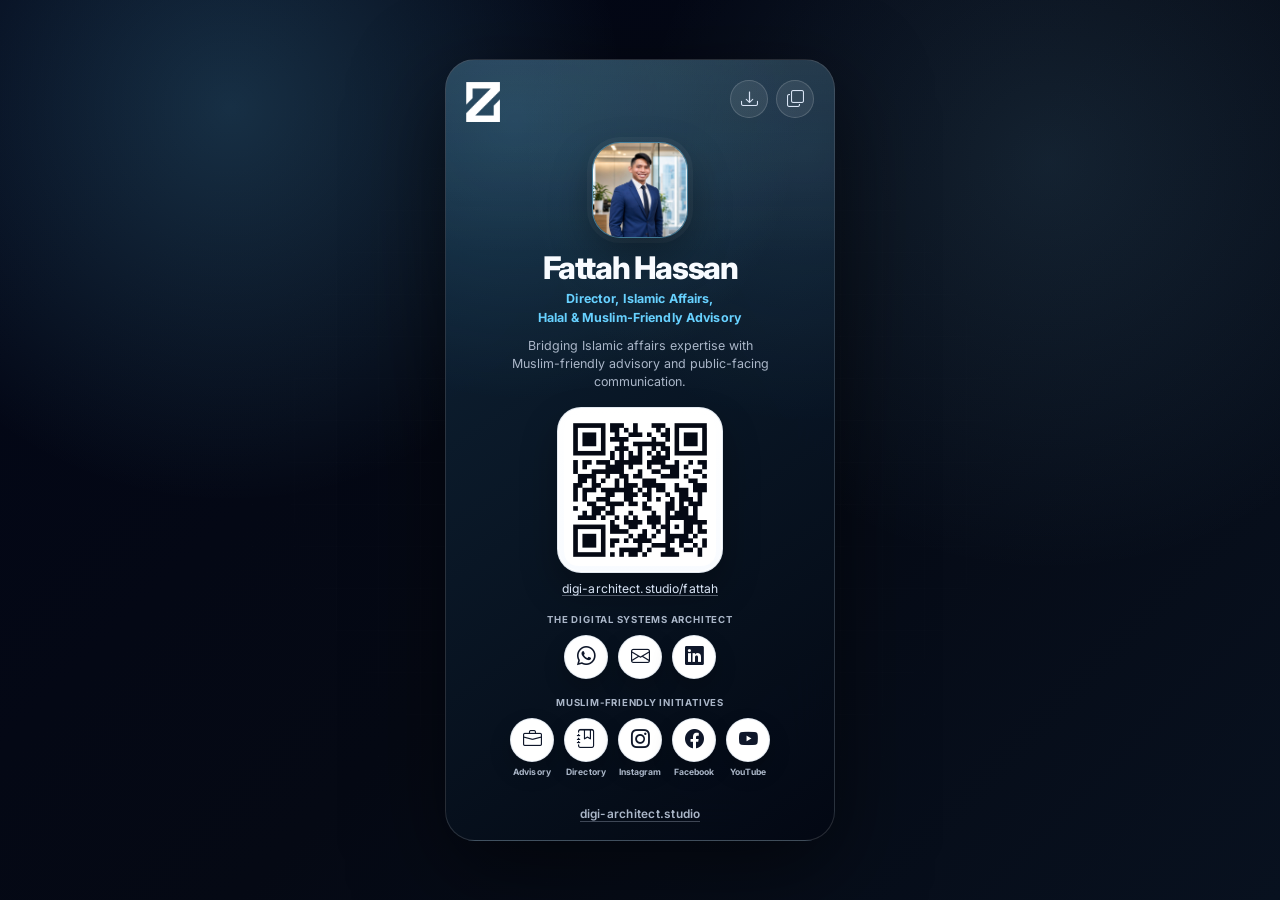
<file: fattah/index.html>
<!DOCTYPE html>
<html lang="en">
  <head>
    <meta charset="UTF-8" />
    <meta name="viewport" content="width=device-width, initial-scale=1.0" />

    <title>Fattah Hassan | Director, Islamic Affairs, Halal & Muslim-Friendly Advisory</title>

    <meta
      name="description"
      content="Digital Name Card for Fattah Hassan, Director, Islamic Affairs, Halal & Muslim-Friendly Advisory at The Digital Systems Architect."
    />
    <meta name="robots" content="index, follow" />
    <meta name="theme-color" content="#050914" />

    <link rel="canonical" href="https://digi-architect.studio/fattah/" />
    <link rel="icon" href="/favicon.ico" sizes="any" />
    <link rel="apple-touch-icon" href="/apple-touch-icon.png" />

    <!-- WhatsApp / Facebook / LinkedIn preview -->
    <meta property="og:type" content="website" />
    <meta property="og:site_name" content="The Digital Systems Architect" />
    <meta
      property="og:title"
      content="Fattah Hassan | Director, Islamic Affairs, Halal & Muslim-Friendly Advisory"
    />
    <meta
      property="og:description"
      content="Digital Name Card for Fattah Hassan, Director, Islamic Affairs, Halal & Muslim-Friendly Advisory at The Digital Systems Architect."
    />
    <meta property="og:url" content="https://digi-architect.studio/fattah/" />
    <meta
      property="og:image"
      content="https://digi-architect.studio/fattah/assets/og-fattah-whatsapp-v6.png"
    />
    <meta
      property="og:image:secure_url"
      content="https://digi-architect.studio/fattah/assets/og-fattah-whatsapp-v6.png"
    />
    <meta property="og:image:type" content="image/png" />
    <meta property="og:image:width" content="1200" />
    <meta property="og:image:height" content="1200" />
    <meta
      property="og:image:alt"
      content="Fattah Hassan digital name card preview"
    />

    <!-- Twitter / X preview -->
    <meta name="twitter:card" content="summary_large_image" />
    <meta
      name="twitter:title"
      content="Fattah Hassan | Director, Islamic Affairs, Halal & Muslim-Friendly Advisory"
    />
    <meta
      name="twitter:description"
      content="Digital Name Card for Fattah Hassan, Director, Islamic Affairs, Halal & Muslim-Friendly Advisory at The Digital Systems Architect."
    />
    <meta
      name="twitter:image"
      content="https://digi-architect.studio/fattah/assets/og-fattah-whatsapp-v6.png"
    />

    <!-- Fonts and icons -->
    <link rel="preconnect" href="https://fonts.googleapis.com" />
    <link rel="preconnect" href="https://fonts.gstatic.com" crossorigin />

    <link
      href="https://fonts.googleapis.com/css2?family=Inter:wght@400;500;600;700;800&display=swap"
      rel="stylesheet"
    />

    <link
      rel="stylesheet"
      href="https://cdn.jsdelivr.net/npm/bootstrap-icons@1.11.3/font/bootstrap-icons.min.css"
    />

    <link rel="stylesheet" href="styles.css" />
    <script src="fattah-card.js" defer></script>
  </head>

  <body>
    <main class="card-page" aria-labelledby="card-title">
      <article class="identity-card" aria-label="Digital name card for Fattah Hassan">
        <header class="card-top">
          <a
            class="brand-logo"
            href="https://digi-architect.studio"
            target="_blank"
            rel="noopener"
            aria-label="Visit The Digital Systems Architect website"
          >
            <img
              src="assets/company-logo.png"
              alt="The Digital Systems Architect"
            />
          </a>

          <div class="utility-actions" aria-label="Card actions">
            <button
              class="top-icon-button"
              type="button"
              data-save-contact
              aria-label="Save Fattah Hassan contact"
            >
              <i class="bi bi-download" aria-hidden="true"></i>
            </button>

            <button
              class="top-icon-button"
              type="button"
              data-copy-link
              aria-label="Copy digital card link"
            >
              <i class="bi bi-copy" aria-hidden="true"></i>
            </button>
          </div>
        </header>

        <section class="profile-block">
          <img
            class="profile-photo"
            src="assets/fattah-profile.jpg"
            alt="Fattah Hassan"
          />

          <h1 id="card-title">Fattah Hassan</h1>

        <p class="role">
  <span>Director, Islamic Affairs,</span>
  <span>Halal &amp; Muslim-Friendly Advisory</span>
</p>

          <p class="tagline">
            Bridging Islamic affairs expertise with Muslim-friendly advisory and public-facing communication.
          </p>
        </section>

        <section class="qr-section" aria-label="Digital card QR code">
          <button
            class="qr-button"
            type="button"
            data-open-qr
            aria-label="Open enlarged QR code"
          >
            <img
              class="qr-image"
              src="assets/card-qr.png"
              alt="QR code for Fattah Hassan digital card"
            />
          </button>

          <a
            class="card-url"
            href="https://digi-architect.studio/fattah/"
            data-card-url
          >
            digi-architect.studio/fattah
          </a>
        </section>

        <p class="row-label" id="dsa-row-label">The Digital Systems Architect</p>
        <nav class="contact-row contact-row--grouped" aria-labelledby="dsa-row-label">
          <a
            class="social-button"
            href="https://wa.me/6589835389"
            target="_blank"
            rel="noopener"
            aria-label="Open WhatsApp"
            data-whatsapp-link
          >
            <i class="bi bi-whatsapp" aria-hidden="true"></i>
          </a>

          <a
            class="social-button"
            href="mailto:fattah@digi-architect.studio"
            aria-label="Email Fattah Hassan"
            data-email-link
          >
            <i class="bi bi-envelope" aria-hidden="true"></i>
          </a>

          <a
            class="social-button"
            href="https://www.linkedin.com/company/the-digital-systems-architect"
            target="_blank"
            rel="noopener"
            aria-label="Open The Digital Systems Architect LinkedIn company page"
            data-linkedin-link
          >
            <i class="bi bi-linkedin" aria-hidden="true"></i>
          </a>
        </nav>

        <p class="row-label" id="mf-row-label">Muslim-Friendly initiatives</p>
        <nav class="contact-row" aria-labelledby="mf-row-label">
          <div class="social-item">
            <a
              class="social-button"
              href="https://digi-architect.studio/muslim-friendly-advisory"
              target="_blank"
              rel="noopener"
              aria-label="Open Muslim-Friendly Advisory"
              data-mf-advisory-link
            >
              <i class="bi bi-briefcase" aria-hidden="true"></i>
            </a>
            <span class="social-caption">Advisory</span>
          </div>

          <div class="social-item">
            <a
              class="social-button"
              href="https://digi-architect.studio/muslim-friendly-directory"
              target="_blank"
              rel="noopener"
              aria-label="Open Muslim-Friendly Dining Directory"
              data-mf-directory-link
            >
              <i class="bi bi-journal-bookmark" aria-hidden="true"></i>
            </a>
            <span class="social-caption">Directory</span>
          </div>

          <div class="social-item">
            <a
              class="social-button"
              href="https://www.instagram.com/muslim.friendly/"
              target="_blank"
              rel="noopener"
              aria-label="Open Muslim.friendly on Instagram (@muslim.friendly)"
              data-mf-instagram-link
            >
              <i class="bi bi-instagram" aria-hidden="true"></i>
            </a>
            <span class="social-caption">Instagram</span>
          </div>

          <div class="social-item">
            <a
              class="social-button"
              href="https://www.facebook.com/profile.php?id=61591905841478"
              target="_blank"
              rel="noopener"
              aria-label="Open Muslim.friendly on Facebook"
              data-mf-facebook-link
            >
              <i class="bi bi-facebook" aria-hidden="true"></i>
            </a>
            <span class="social-caption">Facebook</span>
          </div>

          <div class="social-item">
            <a
              class="social-button"
              href="https://www.youtube.com/@muslim.friendly.studio"
              target="_blank"
              rel="noopener"
              aria-label="Open Muslim-Friendly on YouTube"
              data-mf-youtube-link
            >
              <i class="bi bi-youtube" aria-hidden="true"></i>
            </a>
            <span class="social-caption">YouTube</span>
          </div>
        </nav>

        <a
          class="site-link"
          href="https://digi-architect.studio"
          target="_blank"
          rel="noopener"
          data-website-link
        >
          digi-architect.studio
        </a>
      </article>
    </main>

    <dialog class="modal" data-qr-modal aria-labelledby="qr-modal-title">
      <div class="modal-card">
        <header class="modal-top">
          <h2 id="qr-modal-title">Digital card</h2>

          <button
            class="modal-close"
            type="button"
            data-close-qr
            aria-label="Close QR code"
          >
            <i class="bi bi-x-lg" aria-hidden="true"></i>
          </button>
        </header>

        <div class="modal-qr">
          <img
            class="modal-qr-image"
            src="assets/card-qr.png"
            alt="Large QR code for Fattah Hassan digital card"
          />
        </div>

        <a
          class="modal-url"
          href="https://digi-architect.studio/fattah/"
          data-modal-card-url
        >
          digi-architect.studio/fattah
        </a>

        <button class="modal-copy" type="button" data-modal-copy-link>
          Copy link
        </button>
      </div>
    </dialog>

    <p class="toast" role="status" aria-live="polite" data-toast hidden></p>
  </body>
</html>
</file>
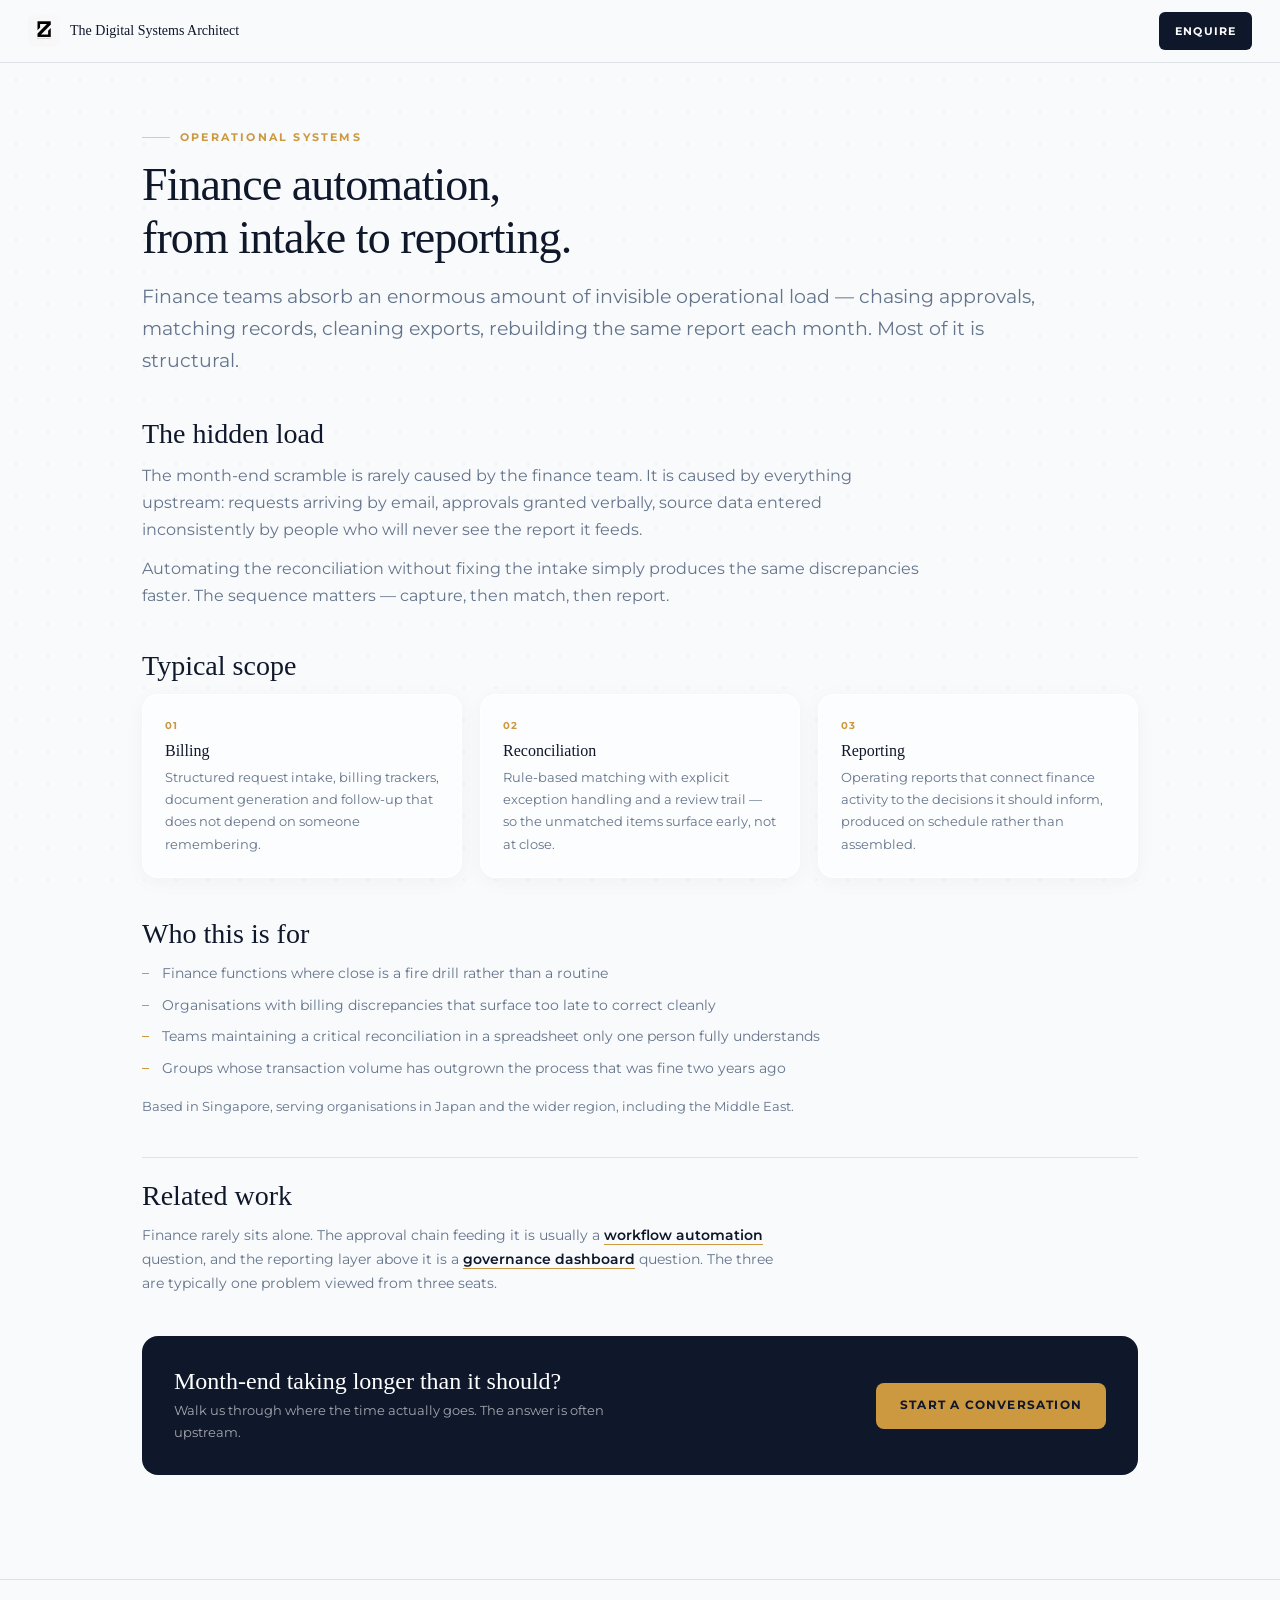
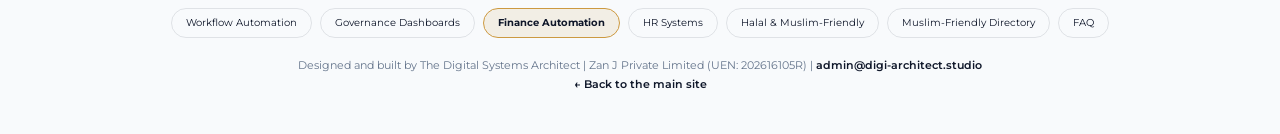
<file: finance-automation-singapore/index.html>
<!DOCTYPE html>
<html lang="en">
<head>
<!-- Google Tag Manager -->
<script>(function(w,d,s,l,i){w[l]=w[l]||[];w[l].push({'gtm.start':new Date().getTime(),event:'gtm.js'});var f=d.getElementsByTagName(s)[0],j=d.createElement(s),dl=l!='dataLayer'?'&l='+l:'';j.async=true;j.src='https://www.googletagmanager.com/gtm.js?id='+i+dl;f.parentNode.insertBefore(j,f);})(window,document,'script','dataLayer','GTM-WNG8MK4K');</script>
<!-- End Google Tag Manager -->
<meta charset="UTF-8">
<meta name="viewport" content="width=device-width, initial-scale=1.0">
<title>Finance Automation | The Digital Systems Architect</title>
<link rel="icon" type="image/png" href="/favicon.png">
<meta name="description" content="Finance automation across billing, reconciliation, approvals and management reporting — fixing the upstream intake, not just the month-end symptom.">
<meta name="robots" content="index, follow">
<link rel="canonical" href="https://digi-architect.studio/finance-automation-singapore/">
<meta property="og:type" content="website">
<meta property="og:title" content="Finance Automation | The Digital Systems Architect">
<meta property="og:description" content="Finance automation for billing, reconciliation, approvals and operating reports.">
<meta property="og:url" content="https://digi-architect.studio/finance-automation-singapore/">
<script type="application/ld+json">
{
  "@context": "https://schema.org",
  "@type": "Service",
  "name": "Finance Automation",
  "provider": {
    "@type": "ProfessionalService",
    "name": "The Digital Systems Architect",
    "url": "https://digi-architect.studio/",
    "email": "admin@digi-architect.studio"
  },
  "areaServed": ["Singapore", "Japan", "Asia-Pacific", "Middle East"],
  "serviceType": "Finance automation",
  "url": "https://digi-architect.studio/finance-automation-singapore/"
}
</script>
<link rel="preconnect" href="https://fonts.googleapis.com">
<link href="https://fonts.googleapis.com/css2?family=Montserrat:wght@400;500;600;700;800&display=swap" rel="stylesheet">
<style>
/* Tokens mirror the main site (index.html) so these pages read as one website. */
:root{--navy:#0F172A;--navy-d:#020617;--gold:#CC9940;--gold-light:#E6BC73;--bg-base:#F8FAFC;--grey:#64748B;--text-dark:#1E293B;--line:rgba(15,23,42,0.10);--white:#fff;--ease-out:cubic-bezier(0.16,1,0.3,1)}
*{box-sizing:border-box;margin:0;padding:0}
body{font-family:'Montserrat',system-ui,sans-serif;color:var(--text-dark);background:var(--bg-base);line-height:1.7;-webkit-font-smoothing:antialiased}
body::before{content:'';position:fixed;inset:0;background-image:radial-gradient(rgba(15,23,42,0.04) 1px,transparent 1px);background-size:32px 32px;z-index:-2;pointer-events:none}
h1,h2,h3{font-family:Georgia,'Times New Roman',serif;color:var(--navy);font-weight:normal;line-height:1.15}
a{color:var(--navy)}
::selection{background:var(--gold);color:#fff}
/* Header — matches the main site's brand mark + a real route home */
.site-hdr{position:sticky;top:0;z-index:50;background:rgba(248,250,252,0.94);backdrop-filter:blur(18px);border-bottom:1px solid var(--line);display:flex;align-items:center;justify-content:space-between;gap:12px;padding:12px clamp(16px,4vw,28px)}
.hdr-brand{display:flex;align-items:center;gap:10px;text-decoration:none;min-width:0}
.hdr-brand img{height:32px;width:auto;border-radius:6px;display:block;flex-shrink:0}
.hdr-brand span{font-family:Georgia,serif;font-size:14px;color:var(--navy);white-space:nowrap;overflow:hidden;text-overflow:ellipsis}
@media(max-width:600px){.hdr-brand span{display:none}}
.hdr-cta{background:var(--navy);color:var(--white);text-decoration:none;font-size:11px;font-weight:700;text-transform:uppercase;letter-spacing:.1em;padding:0 16px;height:38px;display:inline-flex;align-items:center;border-radius:6px;transition:background .25s,box-shadow .25s;white-space:nowrap;flex-shrink:0}
.hdr-cta:hover{background:var(--gold);box-shadow:0 8px 24px rgba(204,153,64,.35)}
.hdr-cta:focus-visible{outline:2px solid var(--gold);outline-offset:3px}
main{max-width:1040px;margin:auto;padding:clamp(32px,5vw,56px) clamp(16px,4vw,22px)}
header.page-head,section{margin-bottom:clamp(28px,4vw,40px)}
.eyebrow{display:inline-flex;align-items:center;gap:10px;font-size:11px;text-transform:uppercase;letter-spacing:.2em;color:var(--gold);font-weight:700}
.eyebrow::before{content:'';width:28px;height:1px;background:var(--gold);opacity:.5}
h1{font-size:clamp(32px,5vw,46px);margin:12px 0 16px;letter-spacing:-.02em}
h2{font-size:clamp(21px,2.6vw,28px);margin:0 0 12px}
h3{font-size:16px;margin:0 0 6px}
.lead{font-size:clamp(15px,1.9vw,19px);color:var(--grey);max-width:70ch}
p+p{margin-top:12px}
.body-copy{max-width:72ch;color:var(--grey)}
.grid{display:grid;grid-template-columns:repeat(auto-fit,minmax(min(240px,100%),1fr));gap:18px}
.card{background:rgba(255,255,255,.6);backdrop-filter:blur(20px);border:1px solid rgba(255,255,255,.9);border-radius:16px;padding:22px;box-shadow:0 4px 20px rgba(0,0,0,.04);transition:transform .5s var(--ease-out),box-shadow .5s var(--ease-out),border-color .4s}
.card:hover{transform:translateY(-4px);box-shadow:0 15px 40px rgba(15,23,42,.08);border-color:rgba(204,153,64,.4)}
.card p{font-size:13px;color:var(--grey)}
.card-num{font-size:10px;font-weight:700;letter-spacing:.12em;text-transform:uppercase;color:var(--gold);display:block;margin-bottom:8px}
ul.plain{list-style:none;max-width:72ch}
ul.plain li{position:relative;padding-left:20px;margin-bottom:8px;color:var(--grey);font-size:14px}
ul.plain li::before{content:'';position:absolute;left:0;top:11px;width:7px;height:1px;background:var(--gold)}
.related{border-top:1px solid var(--line);padding-top:22px}
.related p{font-size:14px;color:var(--grey);max-width:72ch}
.related a{color:var(--navy);font-weight:600;text-decoration:none;border-bottom:1px solid var(--gold);transition:color .2s}
.related a:hover{color:var(--gold)}
.cta-band{background:var(--navy);border-radius:16px;padding:clamp(22px,3vw,32px);display:flex;align-items:center;justify-content:space-between;gap:20px;flex-wrap:wrap}
.cta-band h2{color:var(--white);margin:0 0 4px;font-size:clamp(18px,2.2vw,24px)}
.cta-band p{color:rgba(255,255,255,.62);font-size:13px;max-width:52ch;margin:0}
.btn-gold{background:var(--gold);color:var(--navy);text-decoration:none;font-size:12px;font-weight:700;text-transform:uppercase;letter-spacing:.1em;padding:0 24px;height:46px;display:inline-flex;align-items:center;border-radius:8px;transition:all .25s;white-space:nowrap;flex-shrink:0}
.btn-gold:hover{background:var(--gold-light);transform:translateY(-2px);box-shadow:0 10px 30px rgba(204,153,64,.45)}
.btn-gold:focus-visible{outline:2px solid var(--navy);outline-offset:3px}
/* Footer — mirrors the main site's pill row */
.site-ftr{border-top:1px solid var(--line);margin-top:8px;padding:28px clamp(16px,4vw,22px) 40px;text-align:center}
.pill-row{display:flex;flex-wrap:wrap;justify-content:center;gap:8px;margin-bottom:18px}
.seo-pill{font-size:10px;color:var(--navy);text-decoration:none;padding:7px 14px;border-radius:100px;border:1px solid var(--line);background:transparent;transition:all .3s var(--ease-out);white-space:nowrap;line-height:1.4}
.seo-pill:hover{background:var(--navy);color:var(--white);border-color:var(--navy);transform:translateY(-2px);box-shadow:0 4px 12px rgba(15,23,42,.15)}
.seo-pill:focus-visible{outline:2px solid var(--gold);outline-offset:2px}
.seo-pill[aria-current="page"]{background:rgba(204,153,64,.12);border-color:var(--gold);color:var(--navy);font-weight:700}
.ftr-sig{font-size:11px;color:var(--grey);line-height:1.7}
.ftr-sig a{color:var(--navy);font-weight:600;text-decoration:none;border-bottom:1px solid transparent;transition:.3s}
.ftr-sig a:hover{color:var(--gold);border-bottom-color:var(--gold)}
@media(max-width:640px){.seo-pill{font-size:9px;padding:6px 11px}.cta-band{flex-direction:column;align-items:flex-start}}
@media(prefers-reduced-motion:reduce){.card,.seo-pill,.btn-gold{transition:none}.card:hover,.seo-pill:hover,.btn-gold:hover{transform:none}}
</style>
</head>
<body>
<noscript><iframe src="https://www.googletagmanager.com/ns.html?id=GTM-WNG8MK4K" height="0" width="0" style="display:none;visibility:hidden"></iframe></noscript>
<header class="site-hdr">
  <a class="hdr-brand" href="/"><img src="/logo.png" alt="The Digital Systems Architect"><span>The Digital Systems Architect</span></a>
  <a class="hdr-cta" href="mailto:admin@digi-architect.studio?subject=Finance%20Automation%20Enquiry">Enquire</a>
</header>
<main>
<header class="page-head">
<p class="eyebrow">Operational Systems</p>
<h1>Finance automation,<br>from intake to reporting.</h1>
<p class="lead">Finance teams absorb an enormous amount of invisible operational load &mdash; chasing approvals, matching records, cleaning exports, rebuilding the same report each month. Most of it is structural.</p>
</header>

<section>
<h2>The hidden load</h2>
<div class="body-copy">
<p>The month-end scramble is rarely caused by the finance team. It is caused by everything upstream: requests arriving by email, approvals granted verbally, source data entered inconsistently by people who will never see the report it feeds.</p>
<p>Automating the reconciliation without fixing the intake simply produces the same discrepancies faster. The sequence matters &mdash; capture, then match, then report.</p>
</div>
</section>

<section>
<h2>Typical scope</h2>
<div class="grid">
<div class="card"><span class="card-num">01</span><h3>Billing</h3><p>Structured request intake, billing trackers, document generation and follow-up that does not depend on someone remembering.</p></div>
<div class="card"><span class="card-num">02</span><h3>Reconciliation</h3><p>Rule-based matching with explicit exception handling and a review trail &mdash; so the unmatched items surface early, not at close.</p></div>
<div class="card"><span class="card-num">03</span><h3>Reporting</h3><p>Operating reports that connect finance activity to the decisions it should inform, produced on schedule rather than assembled.</p></div>
</div>
</section>

<section>
<h2>Who this is for</h2>
<ul class="plain">
<li>Finance functions where close is a fire drill rather than a routine</li>
<li>Organisations with billing discrepancies that surface too late to correct cleanly</li>
<li>Teams maintaining a critical reconciliation in a spreadsheet only one person fully understands</li>
<li>Groups whose transaction volume has outgrown the process that was fine two years ago</li>
</ul>
<p style="font-size:13px;color:var(--grey);margin-top:14px;">Based in Singapore, serving organisations in Japan and the wider region, including the Middle East.</p>
</section>

<section class="related">
<h2>Related work</h2>
<p>Finance rarely sits alone. The approval chain feeding it is usually a <a href="/workflow-automation-singapore/">workflow automation</a> question, and the reporting layer above it is a <a href="/governance-dashboard-singapore/">governance dashboard</a> question. The three are typically one problem viewed from three seats.</p>
</section>

<section class="cta-band">
  <div>
    <h2>Month-end taking longer than it should?</h2>
    <p>Walk us through where the time actually goes. The answer is often upstream.</p>
  </div>
  <a class="btn-gold" href="mailto:admin@digi-architect.studio?subject=Finance%20Automation%20Enquiry">Start a conversation</a>
</section>
</main>
<footer class="site-ftr">
  <nav class="pill-row" aria-label="Related pages"><a href="/workflow-automation-singapore/" class="seo-pill">Workflow Automation</a><a href="/governance-dashboard-singapore/" class="seo-pill">Governance Dashboards</a><a href="/finance-automation-singapore/" class="seo-pill" aria-current="page">Finance Automation</a><a href="/hr-systems-singapore/" class="seo-pill">HR Systems</a><a href="/muslim-friendly-advisory" class="seo-pill">Halal &amp; Muslim-Friendly</a><a href="/muslim-friendly-directory" class="seo-pill">Muslim-Friendly Directory</a><a href="/faq/" class="seo-pill">FAQ</a></nav>
  <p class="ftr-sig">Designed and built by The Digital Systems Architect | Zan J Private Limited (UEN: 202616105R) | <a href="mailto:admin@digi-architect.studio">admin@digi-architect.studio</a><br><a href="/">&#8592; Back to the main site</a></p>
</footer>
</body>
</html>
</file>
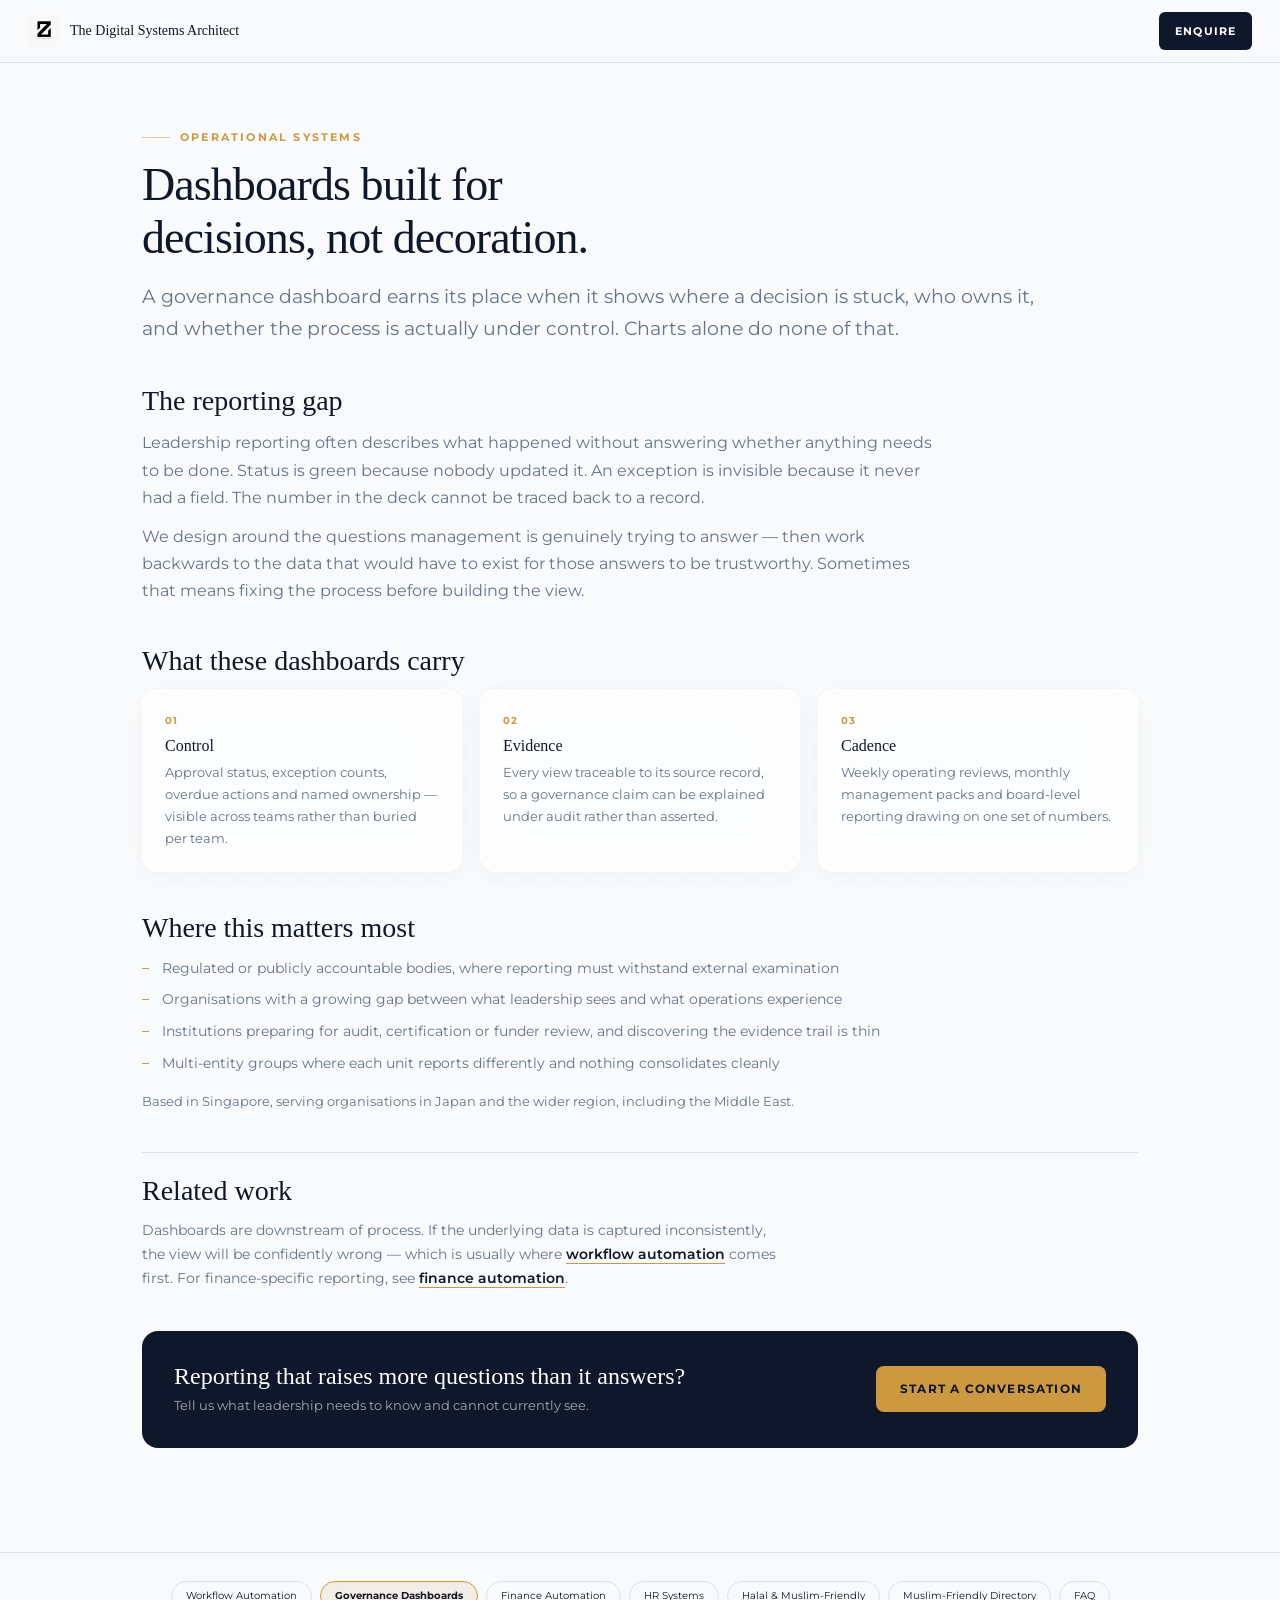
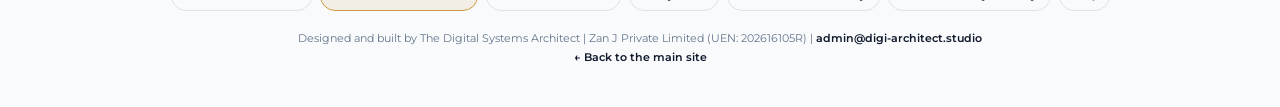
<file: governance-dashboard-singapore/index.html>
<!DOCTYPE html>
<html lang="en">
<head>
<!-- Google Tag Manager -->
<script>(function(w,d,s,l,i){w[l]=w[l]||[];w[l].push({'gtm.start':new Date().getTime(),event:'gtm.js'});var f=d.getElementsByTagName(s)[0],j=d.createElement(s),dl=l!='dataLayer'?'&l='+l:'';j.async=true;j.src='https://www.googletagmanager.com/gtm.js?id='+i+dl;f.parentNode.insertBefore(j,f);})(window,document,'script','dataLayer','GTM-WNG8MK4K');</script>
<!-- End Google Tag Manager -->
<meta charset="UTF-8">
<meta name="viewport" content="width=device-width, initial-scale=1.0">
<title>Governance Dashboards | The Digital Systems Architect</title>
<link rel="icon" type="image/png" href="/favicon.png">
<meta name="description" content="Governance dashboards that show control, ownership and exceptions — with every figure traceable to a source record, so reporting holds up under audit.">
<meta name="robots" content="index, follow">
<link rel="canonical" href="https://digi-architect.studio/governance-dashboard-singapore/">
<meta property="og:type" content="website">
<meta property="og:title" content="Governance Dashboards | The Digital Systems Architect">
<meta property="og:description" content="Governance dashboards built for decisions: control, evidence and reporting cadence.">
<meta property="og:url" content="https://digi-architect.studio/governance-dashboard-singapore/">
<script type="application/ld+json">
{
  "@context": "https://schema.org",
  "@type": "Service",
  "name": "Governance Dashboards",
  "provider": {
    "@type": "ProfessionalService",
    "name": "The Digital Systems Architect",
    "url": "https://digi-architect.studio/",
    "email": "admin@digi-architect.studio"
  },
  "areaServed": ["Singapore", "Japan", "Asia-Pacific", "Middle East"],
  "serviceType": "Governance dashboards",
  "url": "https://digi-architect.studio/governance-dashboard-singapore/"
}
</script>
<link rel="preconnect" href="https://fonts.googleapis.com">
<link href="https://fonts.googleapis.com/css2?family=Montserrat:wght@400;500;600;700;800&display=swap" rel="stylesheet">
<style>
/* Tokens mirror the main site (index.html) so these pages read as one website. */
:root{--navy:#0F172A;--navy-d:#020617;--gold:#CC9940;--gold-light:#E6BC73;--bg-base:#F8FAFC;--grey:#64748B;--text-dark:#1E293B;--line:rgba(15,23,42,0.10);--white:#fff;--ease-out:cubic-bezier(0.16,1,0.3,1)}
*{box-sizing:border-box;margin:0;padding:0}
body{font-family:'Montserrat',system-ui,sans-serif;color:var(--text-dark);background:var(--bg-base);line-height:1.7;-webkit-font-smoothing:antialiased}
body::before{content:'';position:fixed;inset:0;background-image:radial-gradient(rgba(15,23,42,0.04) 1px,transparent 1px);background-size:32px 32px;z-index:-2;pointer-events:none}
h1,h2,h3{font-family:Georgia,'Times New Roman',serif;color:var(--navy);font-weight:normal;line-height:1.15}
a{color:var(--navy)}
::selection{background:var(--gold);color:#fff}
/* Header — matches the main site's brand mark + a real route home */
.site-hdr{position:sticky;top:0;z-index:50;background:rgba(248,250,252,0.94);backdrop-filter:blur(18px);border-bottom:1px solid var(--line);display:flex;align-items:center;justify-content:space-between;gap:12px;padding:12px clamp(16px,4vw,28px)}
.hdr-brand{display:flex;align-items:center;gap:10px;text-decoration:none;min-width:0}
.hdr-brand img{height:32px;width:auto;border-radius:6px;display:block;flex-shrink:0}
.hdr-brand span{font-family:Georgia,serif;font-size:14px;color:var(--navy);white-space:nowrap;overflow:hidden;text-overflow:ellipsis}
@media(max-width:600px){.hdr-brand span{display:none}}
.hdr-cta{background:var(--navy);color:var(--white);text-decoration:none;font-size:11px;font-weight:700;text-transform:uppercase;letter-spacing:.1em;padding:0 16px;height:38px;display:inline-flex;align-items:center;border-radius:6px;transition:background .25s,box-shadow .25s;white-space:nowrap;flex-shrink:0}
.hdr-cta:hover{background:var(--gold);box-shadow:0 8px 24px rgba(204,153,64,.35)}
.hdr-cta:focus-visible{outline:2px solid var(--gold);outline-offset:3px}
main{max-width:1040px;margin:auto;padding:clamp(32px,5vw,56px) clamp(16px,4vw,22px)}
header.page-head,section{margin-bottom:clamp(28px,4vw,40px)}
.eyebrow{display:inline-flex;align-items:center;gap:10px;font-size:11px;text-transform:uppercase;letter-spacing:.2em;color:var(--gold);font-weight:700}
.eyebrow::before{content:'';width:28px;height:1px;background:var(--gold);opacity:.5}
h1{font-size:clamp(32px,5vw,46px);margin:12px 0 16px;letter-spacing:-.02em}
h2{font-size:clamp(21px,2.6vw,28px);margin:0 0 12px}
h3{font-size:16px;margin:0 0 6px}
.lead{font-size:clamp(15px,1.9vw,19px);color:var(--grey);max-width:70ch}
p+p{margin-top:12px}
.body-copy{max-width:72ch;color:var(--grey)}
.grid{display:grid;grid-template-columns:repeat(auto-fit,minmax(min(240px,100%),1fr));gap:18px}
.card{background:rgba(255,255,255,.6);backdrop-filter:blur(20px);border:1px solid rgba(255,255,255,.9);border-radius:16px;padding:22px;box-shadow:0 4px 20px rgba(0,0,0,.04);transition:transform .5s var(--ease-out),box-shadow .5s var(--ease-out),border-color .4s}
.card:hover{transform:translateY(-4px);box-shadow:0 15px 40px rgba(15,23,42,.08);border-color:rgba(204,153,64,.4)}
.card p{font-size:13px;color:var(--grey)}
.card-num{font-size:10px;font-weight:700;letter-spacing:.12em;text-transform:uppercase;color:var(--gold);display:block;margin-bottom:8px}
ul.plain{list-style:none;max-width:72ch}
ul.plain li{position:relative;padding-left:20px;margin-bottom:8px;color:var(--grey);font-size:14px}
ul.plain li::before{content:'';position:absolute;left:0;top:11px;width:7px;height:1px;background:var(--gold)}
.related{border-top:1px solid var(--line);padding-top:22px}
.related p{font-size:14px;color:var(--grey);max-width:72ch}
.related a{color:var(--navy);font-weight:600;text-decoration:none;border-bottom:1px solid var(--gold);transition:color .2s}
.related a:hover{color:var(--gold)}
.cta-band{background:var(--navy);border-radius:16px;padding:clamp(22px,3vw,32px);display:flex;align-items:center;justify-content:space-between;gap:20px;flex-wrap:wrap}
.cta-band h2{color:var(--white);margin:0 0 4px;font-size:clamp(18px,2.2vw,24px)}
.cta-band p{color:rgba(255,255,255,.62);font-size:13px;max-width:52ch;margin:0}
.btn-gold{background:var(--gold);color:var(--navy);text-decoration:none;font-size:12px;font-weight:700;text-transform:uppercase;letter-spacing:.1em;padding:0 24px;height:46px;display:inline-flex;align-items:center;border-radius:8px;transition:all .25s;white-space:nowrap;flex-shrink:0}
.btn-gold:hover{background:var(--gold-light);transform:translateY(-2px);box-shadow:0 10px 30px rgba(204,153,64,.45)}
.btn-gold:focus-visible{outline:2px solid var(--navy);outline-offset:3px}
/* Footer — mirrors the main site's pill row */
.site-ftr{border-top:1px solid var(--line);margin-top:8px;padding:28px clamp(16px,4vw,22px) 40px;text-align:center}
.pill-row{display:flex;flex-wrap:wrap;justify-content:center;gap:8px;margin-bottom:18px}
.seo-pill{font-size:10px;color:var(--navy);text-decoration:none;padding:7px 14px;border-radius:100px;border:1px solid var(--line);background:transparent;transition:all .3s var(--ease-out);white-space:nowrap;line-height:1.4}
.seo-pill:hover{background:var(--navy);color:var(--white);border-color:var(--navy);transform:translateY(-2px);box-shadow:0 4px 12px rgba(15,23,42,.15)}
.seo-pill:focus-visible{outline:2px solid var(--gold);outline-offset:2px}
.seo-pill[aria-current="page"]{background:rgba(204,153,64,.12);border-color:var(--gold);color:var(--navy);font-weight:700}
.ftr-sig{font-size:11px;color:var(--grey);line-height:1.7}
.ftr-sig a{color:var(--navy);font-weight:600;text-decoration:none;border-bottom:1px solid transparent;transition:.3s}
.ftr-sig a:hover{color:var(--gold);border-bottom-color:var(--gold)}
@media(max-width:640px){.seo-pill{font-size:9px;padding:6px 11px}.cta-band{flex-direction:column;align-items:flex-start}}
@media(prefers-reduced-motion:reduce){.card,.seo-pill,.btn-gold{transition:none}.card:hover,.seo-pill:hover,.btn-gold:hover{transform:none}}
</style>
</head>
<body>
<noscript><iframe src="https://www.googletagmanager.com/ns.html?id=GTM-WNG8MK4K" height="0" width="0" style="display:none;visibility:hidden"></iframe></noscript>
<header class="site-hdr">
  <a class="hdr-brand" href="/"><img src="/logo.png" alt="The Digital Systems Architect"><span>The Digital Systems Architect</span></a>
  <a class="hdr-cta" href="mailto:admin@digi-architect.studio?subject=Governance%20Dashboard%20Enquiry">Enquire</a>
</header>
<main>
<header class="page-head">
<p class="eyebrow">Operational Systems</p>
<h1>Dashboards built for<br>decisions, not decoration.</h1>
<p class="lead">A governance dashboard earns its place when it shows where a decision is stuck, who owns it, and whether the process is actually under control. Charts alone do none of that.</p>
</header>

<section>
<h2>The reporting gap</h2>
<div class="body-copy">
<p>Leadership reporting often describes what happened without answering whether anything needs to be done. Status is green because nobody updated it. An exception is invisible because it never had a field. The number in the deck cannot be traced back to a record.</p>
<p>We design around the questions management is genuinely trying to answer &mdash; then work backwards to the data that would have to exist for those answers to be trustworthy. Sometimes that means fixing the process before building the view.</p>
</div>
</section>

<section>
<h2>What these dashboards carry</h2>
<div class="grid">
<div class="card"><span class="card-num">01</span><h3>Control</h3><p>Approval status, exception counts, overdue actions and named ownership &mdash; visible across teams rather than buried per team.</p></div>
<div class="card"><span class="card-num">02</span><h3>Evidence</h3><p>Every view traceable to its source record, so a governance claim can be explained under audit rather than asserted.</p></div>
<div class="card"><span class="card-num">03</span><h3>Cadence</h3><p>Weekly operating reviews, monthly management packs and board-level reporting drawing on one set of numbers.</p></div>
</div>
</section>

<section>
<h2>Where this matters most</h2>
<ul class="plain">
<li>Regulated or publicly accountable bodies, where reporting must withstand external examination</li>
<li>Organisations with a growing gap between what leadership sees and what operations experience</li>
<li>Institutions preparing for audit, certification or funder review, and discovering the evidence trail is thin</li>
<li>Multi-entity groups where each unit reports differently and nothing consolidates cleanly</li>
</ul>
<p style="font-size:13px;color:var(--grey);margin-top:14px;">Based in Singapore, serving organisations in Japan and the wider region, including the Middle East.</p>
</section>

<section class="related">
<h2>Related work</h2>
<p>Dashboards are downstream of process. If the underlying data is captured inconsistently, the view will be confidently wrong &mdash; which is usually where <a href="/workflow-automation-singapore/">workflow automation</a> comes first. For finance-specific reporting, see <a href="/finance-automation-singapore/">finance automation</a>.</p>
</section>

<section class="cta-band">
  <div>
    <h2>Reporting that raises more questions than it answers?</h2>
    <p>Tell us what leadership needs to know and cannot currently see.</p>
  </div>
  <a class="btn-gold" href="mailto:admin@digi-architect.studio?subject=Governance%20Dashboard%20Enquiry">Start a conversation</a>
</section>
</main>
<footer class="site-ftr">
  <nav class="pill-row" aria-label="Related pages"><a href="/workflow-automation-singapore/" class="seo-pill">Workflow Automation</a><a href="/governance-dashboard-singapore/" class="seo-pill" aria-current="page">Governance Dashboards</a><a href="/finance-automation-singapore/" class="seo-pill">Finance Automation</a><a href="/hr-systems-singapore/" class="seo-pill">HR Systems</a><a href="/muslim-friendly-advisory" class="seo-pill">Halal &amp; Muslim-Friendly</a><a href="/muslim-friendly-directory" class="seo-pill">Muslim-Friendly Directory</a><a href="/faq/" class="seo-pill">FAQ</a></nav>
  <p class="ftr-sig">Designed and built by The Digital Systems Architect | Zan J Private Limited (UEN: 202616105R) | <a href="mailto:admin@digi-architect.studio">admin@digi-architect.studio</a><br><a href="/">&#8592; Back to the main site</a></p>
</footer>
</body>
</html>
</file>
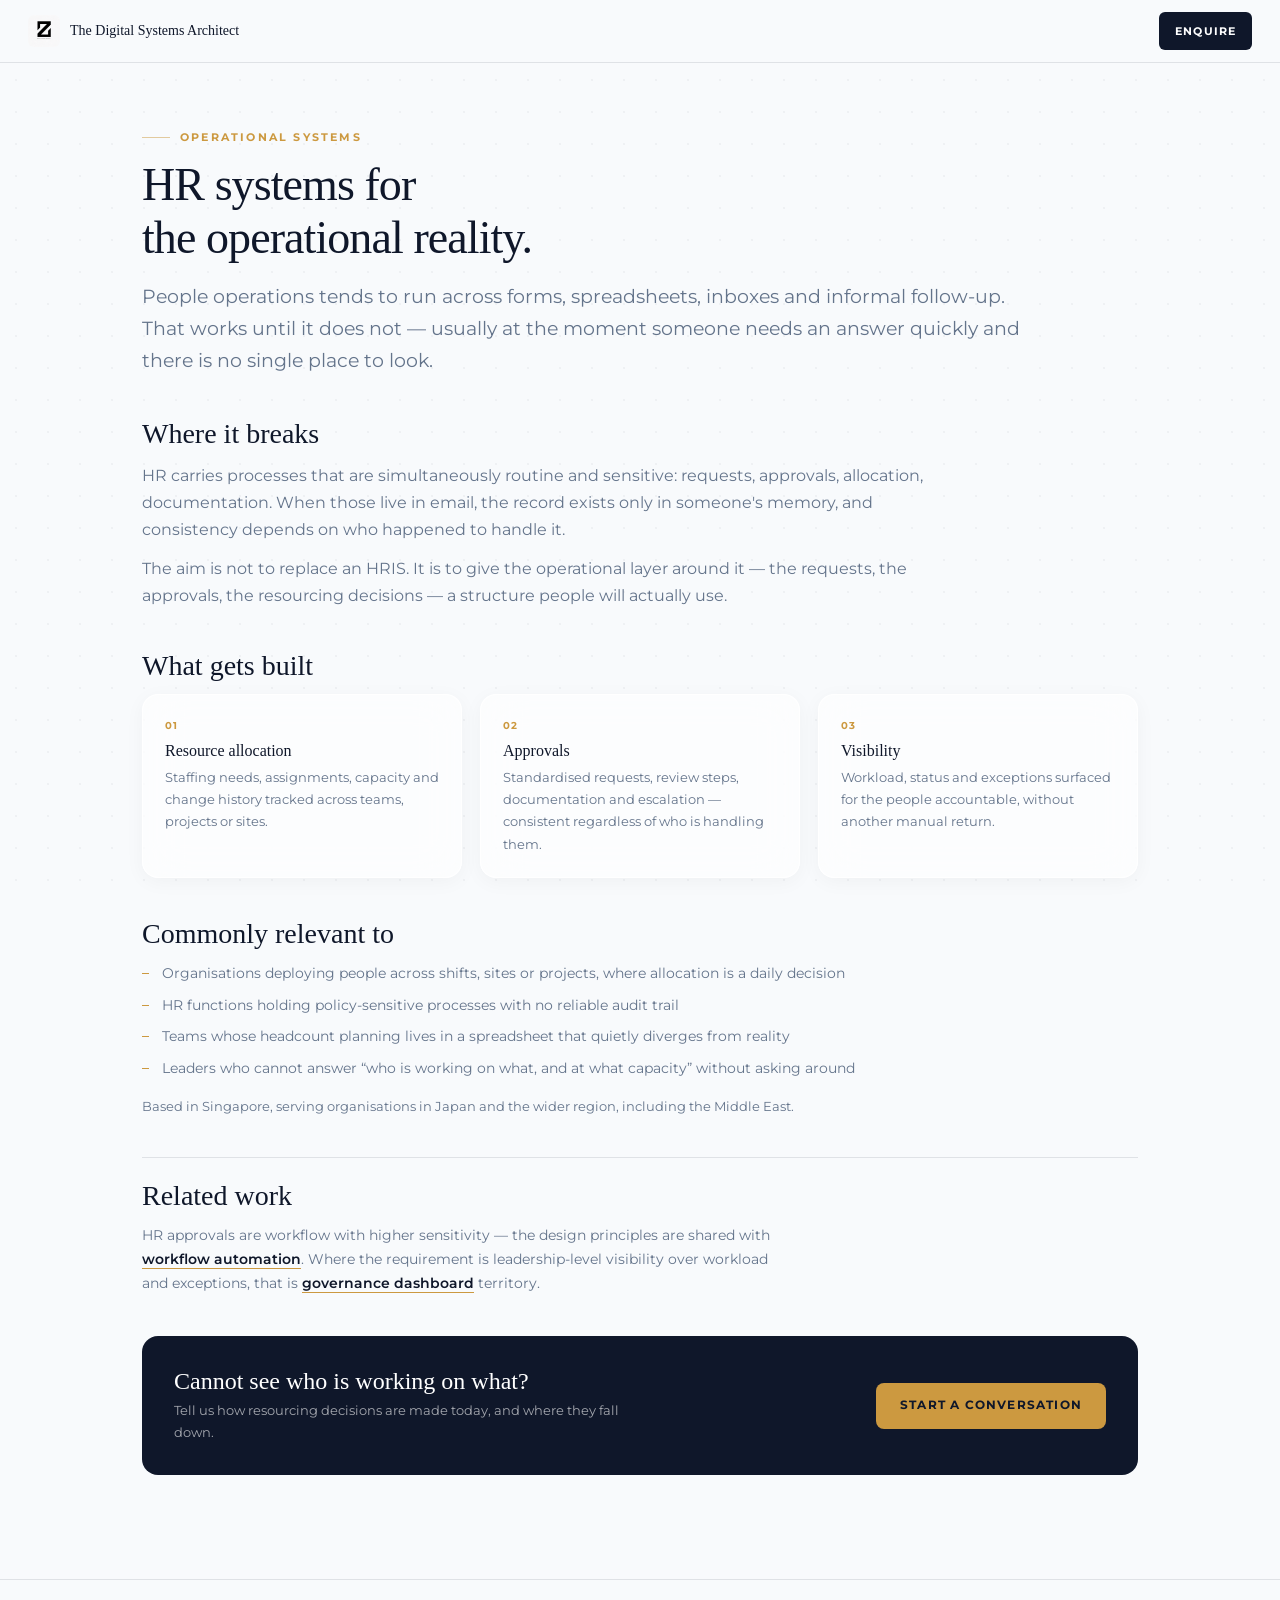
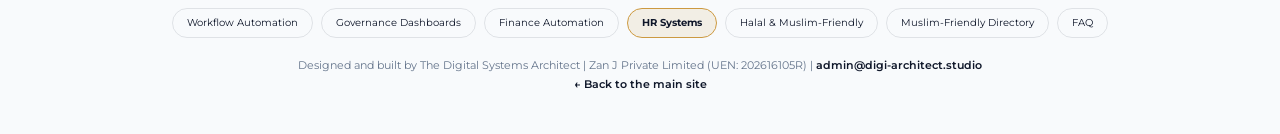
<file: hr-systems-singapore/index.html>
<!DOCTYPE html>
<html lang="en">
<head>
<!-- Google Tag Manager -->
<script>(function(w,d,s,l,i){w[l]=w[l]||[];w[l].push({'gtm.start':new Date().getTime(),event:'gtm.js'});var f=d.getElementsByTagName(s)[0],j=d.createElement(s),dl=l!='dataLayer'?'&l='+l:'';j.async=true;j.src='https://www.googletagmanager.com/gtm.js?id='+i+dl;f.parentNode.insertBefore(j,f);})(window,document,'script','dataLayer','GTM-WNG8MK4K');</script>
<!-- End Google Tag Manager -->
<meta charset="UTF-8">
<meta name="viewport" content="width=device-width, initial-scale=1.0">
<title>HR &amp; Resource Systems | The Digital Systems Architect</title>
<link rel="icon" type="image/png" href="/favicon.png">
<meta name="description" content="HR systems for resource allocation, approvals, workload visibility and people operations — structure around the HRIS, not a replacement for it.">
<meta name="robots" content="index, follow">
<link rel="canonical" href="https://digi-architect.studio/hr-systems-singapore/">
<meta property="og:type" content="website">
<meta property="og:title" content="HR &amp; Resource Systems | The Digital Systems Architect">
<meta property="og:description" content="HR systems for resource allocation, approvals and workload visibility.">
<meta property="og:url" content="https://digi-architect.studio/hr-systems-singapore/">
<script type="application/ld+json">
{
  "@context": "https://schema.org",
  "@type": "Service",
  "name": "HR and Resource Systems",
  "provider": {
    "@type": "ProfessionalService",
    "name": "The Digital Systems Architect",
    "url": "https://digi-architect.studio/",
    "email": "admin@digi-architect.studio"
  },
  "areaServed": ["Singapore", "Japan", "Asia-Pacific", "Middle East"],
  "serviceType": "HR and people operations systems",
  "url": "https://digi-architect.studio/hr-systems-singapore/"
}
</script>
<link rel="preconnect" href="https://fonts.googleapis.com">
<link href="https://fonts.googleapis.com/css2?family=Montserrat:wght@400;500;600;700;800&display=swap" rel="stylesheet">
<style>
/* Tokens mirror the main site (index.html) so these pages read as one website. */
:root{--navy:#0F172A;--navy-d:#020617;--gold:#CC9940;--gold-light:#E6BC73;--bg-base:#F8FAFC;--grey:#64748B;--text-dark:#1E293B;--line:rgba(15,23,42,0.10);--white:#fff;--ease-out:cubic-bezier(0.16,1,0.3,1)}
*{box-sizing:border-box;margin:0;padding:0}
body{font-family:'Montserrat',system-ui,sans-serif;color:var(--text-dark);background:var(--bg-base);line-height:1.7;-webkit-font-smoothing:antialiased}
body::before{content:'';position:fixed;inset:0;background-image:radial-gradient(rgba(15,23,42,0.04) 1px,transparent 1px);background-size:32px 32px;z-index:-2;pointer-events:none}
h1,h2,h3{font-family:Georgia,'Times New Roman',serif;color:var(--navy);font-weight:normal;line-height:1.15}
a{color:var(--navy)}
::selection{background:var(--gold);color:#fff}
/* Header — matches the main site's brand mark + a real route home */
.site-hdr{position:sticky;top:0;z-index:50;background:rgba(248,250,252,0.94);backdrop-filter:blur(18px);border-bottom:1px solid var(--line);display:flex;align-items:center;justify-content:space-between;gap:12px;padding:12px clamp(16px,4vw,28px)}
.hdr-brand{display:flex;align-items:center;gap:10px;text-decoration:none;min-width:0}
.hdr-brand img{height:32px;width:auto;border-radius:6px;display:block;flex-shrink:0}
.hdr-brand span{font-family:Georgia,serif;font-size:14px;color:var(--navy);white-space:nowrap;overflow:hidden;text-overflow:ellipsis}
@media(max-width:600px){.hdr-brand span{display:none}}
.hdr-cta{background:var(--navy);color:var(--white);text-decoration:none;font-size:11px;font-weight:700;text-transform:uppercase;letter-spacing:.1em;padding:0 16px;height:38px;display:inline-flex;align-items:center;border-radius:6px;transition:background .25s,box-shadow .25s;white-space:nowrap;flex-shrink:0}
.hdr-cta:hover{background:var(--gold);box-shadow:0 8px 24px rgba(204,153,64,.35)}
.hdr-cta:focus-visible{outline:2px solid var(--gold);outline-offset:3px}
main{max-width:1040px;margin:auto;padding:clamp(32px,5vw,56px) clamp(16px,4vw,22px)}
header.page-head,section{margin-bottom:clamp(28px,4vw,40px)}
.eyebrow{display:inline-flex;align-items:center;gap:10px;font-size:11px;text-transform:uppercase;letter-spacing:.2em;color:var(--gold);font-weight:700}
.eyebrow::before{content:'';width:28px;height:1px;background:var(--gold);opacity:.5}
h1{font-size:clamp(32px,5vw,46px);margin:12px 0 16px;letter-spacing:-.02em}
h2{font-size:clamp(21px,2.6vw,28px);margin:0 0 12px}
h3{font-size:16px;margin:0 0 6px}
.lead{font-size:clamp(15px,1.9vw,19px);color:var(--grey);max-width:70ch}
p+p{margin-top:12px}
.body-copy{max-width:72ch;color:var(--grey)}
.grid{display:grid;grid-template-columns:repeat(auto-fit,minmax(min(240px,100%),1fr));gap:18px}
.card{background:rgba(255,255,255,.6);backdrop-filter:blur(20px);border:1px solid rgba(255,255,255,.9);border-radius:16px;padding:22px;box-shadow:0 4px 20px rgba(0,0,0,.04);transition:transform .5s var(--ease-out),box-shadow .5s var(--ease-out),border-color .4s}
.card:hover{transform:translateY(-4px);box-shadow:0 15px 40px rgba(15,23,42,.08);border-color:rgba(204,153,64,.4)}
.card p{font-size:13px;color:var(--grey)}
.card-num{font-size:10px;font-weight:700;letter-spacing:.12em;text-transform:uppercase;color:var(--gold);display:block;margin-bottom:8px}
ul.plain{list-style:none;max-width:72ch}
ul.plain li{position:relative;padding-left:20px;margin-bottom:8px;color:var(--grey);font-size:14px}
ul.plain li::before{content:'';position:absolute;left:0;top:11px;width:7px;height:1px;background:var(--gold)}
.related{border-top:1px solid var(--line);padding-top:22px}
.related p{font-size:14px;color:var(--grey);max-width:72ch}
.related a{color:var(--navy);font-weight:600;text-decoration:none;border-bottom:1px solid var(--gold);transition:color .2s}
.related a:hover{color:var(--gold)}
.cta-band{background:var(--navy);border-radius:16px;padding:clamp(22px,3vw,32px);display:flex;align-items:center;justify-content:space-between;gap:20px;flex-wrap:wrap}
.cta-band h2{color:var(--white);margin:0 0 4px;font-size:clamp(18px,2.2vw,24px)}
.cta-band p{color:rgba(255,255,255,.62);font-size:13px;max-width:52ch;margin:0}
.btn-gold{background:var(--gold);color:var(--navy);text-decoration:none;font-size:12px;font-weight:700;text-transform:uppercase;letter-spacing:.1em;padding:0 24px;height:46px;display:inline-flex;align-items:center;border-radius:8px;transition:all .25s;white-space:nowrap;flex-shrink:0}
.btn-gold:hover{background:var(--gold-light);transform:translateY(-2px);box-shadow:0 10px 30px rgba(204,153,64,.45)}
.btn-gold:focus-visible{outline:2px solid var(--navy);outline-offset:3px}
/* Footer — mirrors the main site's pill row */
.site-ftr{border-top:1px solid var(--line);margin-top:8px;padding:28px clamp(16px,4vw,22px) 40px;text-align:center}
.pill-row{display:flex;flex-wrap:wrap;justify-content:center;gap:8px;margin-bottom:18px}
.seo-pill{font-size:10px;color:var(--navy);text-decoration:none;padding:7px 14px;border-radius:100px;border:1px solid var(--line);background:transparent;transition:all .3s var(--ease-out);white-space:nowrap;line-height:1.4}
.seo-pill:hover{background:var(--navy);color:var(--white);border-color:var(--navy);transform:translateY(-2px);box-shadow:0 4px 12px rgba(15,23,42,.15)}
.seo-pill:focus-visible{outline:2px solid var(--gold);outline-offset:2px}
.seo-pill[aria-current="page"]{background:rgba(204,153,64,.12);border-color:var(--gold);color:var(--navy);font-weight:700}
.ftr-sig{font-size:11px;color:var(--grey);line-height:1.7}
.ftr-sig a{color:var(--navy);font-weight:600;text-decoration:none;border-bottom:1px solid transparent;transition:.3s}
.ftr-sig a:hover{color:var(--gold);border-bottom-color:var(--gold)}
@media(max-width:640px){.seo-pill{font-size:9px;padding:6px 11px}.cta-band{flex-direction:column;align-items:flex-start}}
@media(prefers-reduced-motion:reduce){.card,.seo-pill,.btn-gold{transition:none}.card:hover,.seo-pill:hover,.btn-gold:hover{transform:none}}
</style>
</head>
<body>
<noscript><iframe src="https://www.googletagmanager.com/ns.html?id=GTM-WNG8MK4K" height="0" width="0" style="display:none;visibility:hidden"></iframe></noscript>
<header class="site-hdr">
  <a class="hdr-brand" href="/"><img src="/logo.png" alt="The Digital Systems Architect"><span>The Digital Systems Architect</span></a>
  <a class="hdr-cta" href="mailto:admin@digi-architect.studio?subject=HR%20Systems%20Enquiry">Enquire</a>
</header>
<main>
<header class="page-head">
<p class="eyebrow">Operational Systems</p>
<h1>HR systems for<br>the operational reality.</h1>
<p class="lead">People operations tends to run across forms, spreadsheets, inboxes and informal follow-up. That works until it does not &mdash; usually at the moment someone needs an answer quickly and there is no single place to look.</p>
</header>

<section>
<h2>Where it breaks</h2>
<div class="body-copy">
<p>HR carries processes that are simultaneously routine and sensitive: requests, approvals, allocation, documentation. When those live in email, the record exists only in someone's memory, and consistency depends on who happened to handle it.</p>
<p>The aim is not to replace an HRIS. It is to give the operational layer around it &mdash; the requests, the approvals, the resourcing decisions &mdash; a structure people will actually use.</p>
</div>
</section>

<section>
<h2>What gets built</h2>
<div class="grid">
<div class="card"><span class="card-num">01</span><h3>Resource allocation</h3><p>Staffing needs, assignments, capacity and change history tracked across teams, projects or sites.</p></div>
<div class="card"><span class="card-num">02</span><h3>Approvals</h3><p>Standardised requests, review steps, documentation and escalation &mdash; consistent regardless of who is handling them.</p></div>
<div class="card"><span class="card-num">03</span><h3>Visibility</h3><p>Workload, status and exceptions surfaced for the people accountable, without another manual return.</p></div>
</div>
</section>

<section>
<h2>Commonly relevant to</h2>
<ul class="plain">
<li>Organisations deploying people across shifts, sites or projects, where allocation is a daily decision</li>
<li>HR functions holding policy-sensitive processes with no reliable audit trail</li>
<li>Teams whose headcount planning lives in a spreadsheet that quietly diverges from reality</li>
<li>Leaders who cannot answer &ldquo;who is working on what, and at what capacity&rdquo; without asking around</li>
</ul>
<p style="font-size:13px;color:var(--grey);margin-top:14px;">Based in Singapore, serving organisations in Japan and the wider region, including the Middle East.</p>
</section>

<section class="related">
<h2>Related work</h2>
<p>HR approvals are workflow with higher sensitivity &mdash; the design principles are shared with <a href="/workflow-automation-singapore/">workflow automation</a>. Where the requirement is leadership-level visibility over workload and exceptions, that is <a href="/governance-dashboard-singapore/">governance dashboard</a> territory.</p>
</section>

<section class="cta-band">
  <div>
    <h2>Cannot see who is working on what?</h2>
    <p>Tell us how resourcing decisions are made today, and where they fall down.</p>
  </div>
  <a class="btn-gold" href="mailto:admin@digi-architect.studio?subject=HR%20Systems%20Enquiry">Start a conversation</a>
</section>
</main>
<footer class="site-ftr">
  <nav class="pill-row" aria-label="Related pages"><a href="/workflow-automation-singapore/" class="seo-pill">Workflow Automation</a><a href="/governance-dashboard-singapore/" class="seo-pill">Governance Dashboards</a><a href="/finance-automation-singapore/" class="seo-pill">Finance Automation</a><a href="/hr-systems-singapore/" class="seo-pill" aria-current="page">HR Systems</a><a href="/muslim-friendly-advisory" class="seo-pill">Halal &amp; Muslim-Friendly</a><a href="/muslim-friendly-directory" class="seo-pill">Muslim-Friendly Directory</a><a href="/faq/" class="seo-pill">FAQ</a></nav>
  <p class="ftr-sig">Designed and built by The Digital Systems Architect | Zan J Private Limited (UEN: 202616105R) | <a href="mailto:admin@digi-architect.studio">admin@digi-architect.studio</a><br><a href="/">&#8592; Back to the main site</a></p>
</footer>
</body>
</html>
</file>
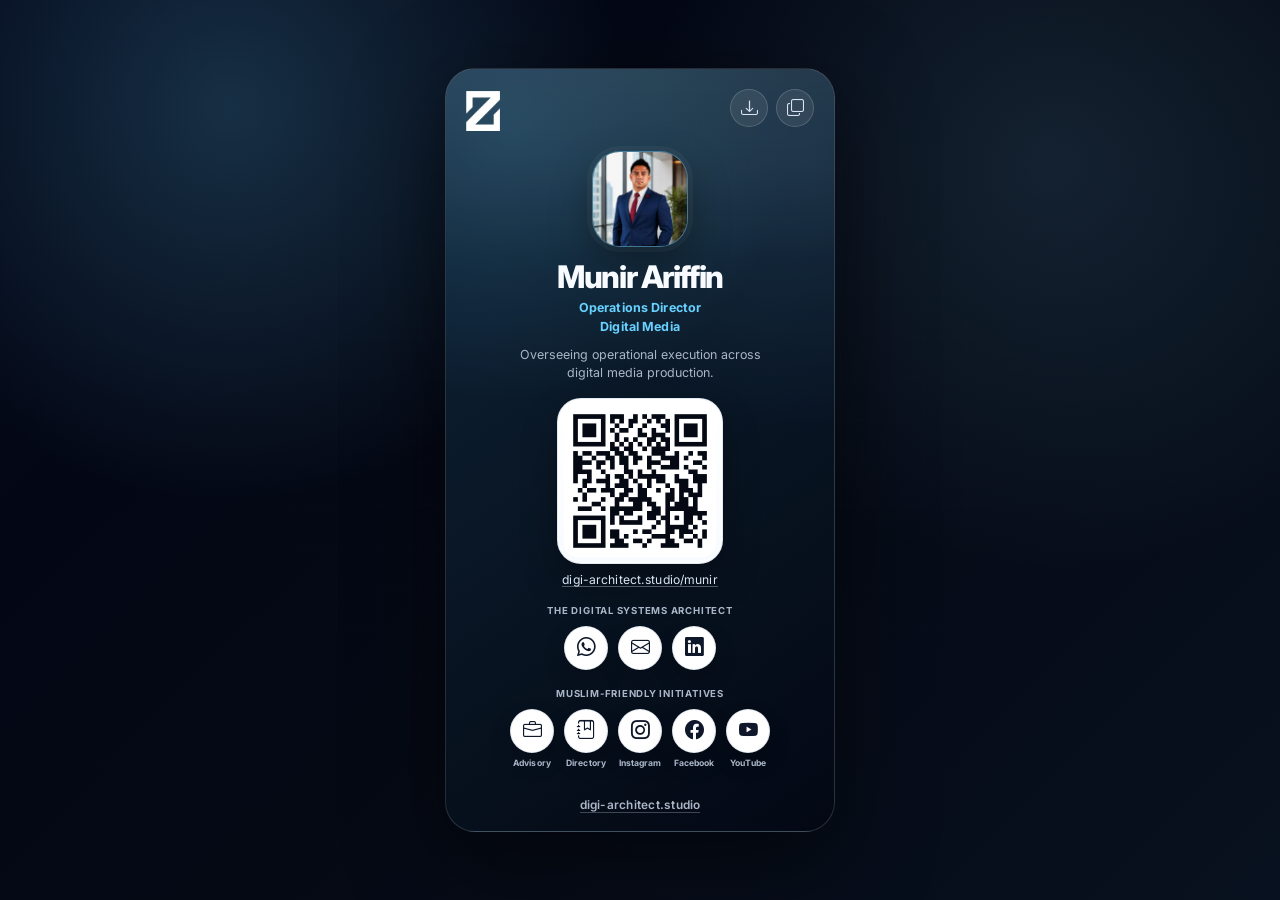
<file: munir/index.html>
<!DOCTYPE html>
<html lang="en">
  <head>
    <meta charset="UTF-8" />
    <meta name="viewport" content="width=device-width, initial-scale=1.0" />

    <title>Munir Ariffin | Operations Director, Digital Media</title>

    <meta
      name="description"
      content="Digital Name Card for Munir Ariffin, Operations Director, Digital Media at The Digital Systems Architect."
    />
    <meta name="robots" content="index, follow" />
    <meta name="theme-color" content="#050914" />

    <link rel="canonical" href="https://digi-architect.studio/munir/" />
    <link rel="icon" href="/favicon.ico" sizes="any" />
    <link rel="apple-touch-icon" href="/apple-touch-icon.png" />

    <!-- WhatsApp / Facebook / LinkedIn preview -->
    <meta property="og:type" content="website" />
    <meta property="og:site_name" content="The Digital Systems Architect" />
    <meta
      property="og:title"
      content="Munir Ariffin | Operations Director, Digital Media"
    />
    <meta
      property="og:description"
      content="Digital Name Card for Munir Ariffin, Operations Director, Digital Media at The Digital Systems Architect."
    />
    <meta property="og:url" content="https://digi-architect.studio/munir/" />
    <meta
      property="og:image"
      content="https://digi-architect.studio/munir/assets/og-munir-whatsapp-v6.png"
    />
    <meta
      property="og:image:secure_url"
      content="https://digi-architect.studio/munir/assets/og-munir-whatsapp-v6.png"
    />
    <meta property="og:image:type" content="image/png" />
    <meta property="og:image:width" content="1200" />
    <meta property="og:image:height" content="1200" />
    <meta
      property="og:image:alt"
      content="Munir Ariffin digital name card preview"
    />

    <!-- Twitter / X preview -->
    <meta name="twitter:card" content="summary_large_image" />
    <meta
      name="twitter:title"
      content="Munir Ariffin | Operations Director, Digital Media"
    />
    <meta
      name="twitter:description"
      content="Digital Name Card for Munir Ariffin, Operations Director, Digital Media at The Digital Systems Architect."
    />
    <meta
      name="twitter:image"
      content="https://digi-architect.studio/munir/assets/og-munir-whatsapp-v6.png"
    />

    <!-- Fonts and icons -->
    <link rel="preconnect" href="https://fonts.googleapis.com" />
    <link rel="preconnect" href="https://fonts.gstatic.com" crossorigin />

    <link
      href="https://fonts.googleapis.com/css2?family=Inter:wght@400;500;600;700;800&display=swap"
      rel="stylesheet"
    />

    <link
      rel="stylesheet"
      href="https://cdn.jsdelivr.net/npm/bootstrap-icons@1.11.3/font/bootstrap-icons.min.css"
    />

    <link rel="stylesheet" href="styles.css" />
    <script src="munir-card.js" defer></script>
  </head>

  <body>
    <main class="card-page" aria-labelledby="card-title">
      <article class="identity-card" aria-label="Digital name card for Munir Ariffin">
        <header class="card-top">
          <a
            class="brand-logo"
            href="https://digi-architect.studio"
            target="_blank"
            rel="noopener"
            aria-label="Visit The Digital Systems Architect website"
          >
            <img
              src="assets/company-logo.png"
              alt="The Digital Systems Architect"
            />
          </a>

          <div class="utility-actions" aria-label="Card actions">
            <button
              class="top-icon-button"
              type="button"
              data-save-contact
              aria-label="Save Munir Ariffin contact"
            >
              <i class="bi bi-download" aria-hidden="true"></i>
            </button>

            <button
              class="top-icon-button"
              type="button"
              data-copy-link
              aria-label="Copy digital card link"
            >
              <i class="bi bi-copy" aria-hidden="true"></i>
            </button>
          </div>
        </header>

        <section class="profile-block">
          <img
            class="profile-photo"
            src="assets/munir-profile.jpg"
            alt="Munir Ariffin"
          />

          <h1 id="card-title">Munir Ariffin</h1>

        <p class="role">
  <span>Operations Director</span>
  <span>Digital Media</span>
</p>

          <p class="tagline">
            Overseeing operational execution across digital media production.
          </p>
        </section>

        <section class="qr-section" aria-label="Digital card QR code">
          <button
            class="qr-button"
            type="button"
            data-open-qr
            aria-label="Open enlarged QR code"
          >
            <img
              class="qr-image"
              src="assets/card-qr.png"
              alt="QR code for Munir Ariffin digital card"
            />
          </button>

          <a
            class="card-url"
            href="https://digi-architect.studio/munir/"
            data-card-url
          >
            digi-architect.studio/munir
          </a>
        </section>

        <p class="row-label" id="dsa-row-label">The Digital Systems Architect</p>
        <nav class="contact-row contact-row--grouped" aria-labelledby="dsa-row-label">
          <a
            class="social-button"
            href="https://wa.me/6597436921"
            target="_blank"
            rel="noopener"
            aria-label="Open WhatsApp"
            data-whatsapp-link
          >
            <i class="bi bi-whatsapp" aria-hidden="true"></i>
          </a>

          <a
            class="social-button"
            href="mailto:munir@digi-architect.studio"
            aria-label="Email Munir Ariffin"
            data-email-link
          >
            <i class="bi bi-envelope" aria-hidden="true"></i>
          </a>

          <a
            class="social-button"
            href="https://www.linkedin.com/company/the-digital-systems-architect"
            target="_blank"
            rel="noopener"
            aria-label="Open The Digital Systems Architect LinkedIn company page"
            data-linkedin-link
          >
            <i class="bi bi-linkedin" aria-hidden="true"></i>
          </a>
        </nav>

        <p class="row-label" id="mf-row-label">Muslim-Friendly initiatives</p>
        <nav class="contact-row" aria-labelledby="mf-row-label">
          <div class="social-item">
            <a
              class="social-button"
              href="https://digi-architect.studio/muslim-friendly-advisory"
              target="_blank"
              rel="noopener"
              aria-label="Open Muslim-Friendly Advisory"
              data-mf-advisory-link
            >
              <i class="bi bi-briefcase" aria-hidden="true"></i>
            </a>
            <span class="social-caption">Advisory</span>
          </div>

          <div class="social-item">
            <a
              class="social-button"
              href="https://digi-architect.studio/muslim-friendly-directory"
              target="_blank"
              rel="noopener"
              aria-label="Open Muslim-Friendly Dining Directory"
              data-mf-directory-link
            >
              <i class="bi bi-journal-bookmark" aria-hidden="true"></i>
            </a>
            <span class="social-caption">Directory</span>
          </div>

          <div class="social-item">
            <a
              class="social-button"
              href="https://www.instagram.com/muslim.friendly/"
              target="_blank"
              rel="noopener"
              aria-label="Open Muslim.friendly on Instagram (@muslim.friendly)"
              data-mf-instagram-link
            >
              <i class="bi bi-instagram" aria-hidden="true"></i>
            </a>
            <span class="social-caption">Instagram</span>
          </div>

          <div class="social-item">
            <a
              class="social-button"
              href="https://www.facebook.com/profile.php?id=61591905841478"
              target="_blank"
              rel="noopener"
              aria-label="Open Muslim.friendly on Facebook"
              data-mf-facebook-link
            >
              <i class="bi bi-facebook" aria-hidden="true"></i>
            </a>
            <span class="social-caption">Facebook</span>
          </div>

          <div class="social-item">
            <a
              class="social-button"
              href="https://www.youtube.com/@muslim.friendly.studio"
              target="_blank"
              rel="noopener"
              aria-label="Open Muslim-Friendly on YouTube"
              data-mf-youtube-link
            >
              <i class="bi bi-youtube" aria-hidden="true"></i>
            </a>
            <span class="social-caption">YouTube</span>
          </div>
        </nav>

        <a
          class="site-link"
          href="https://digi-architect.studio"
          target="_blank"
          rel="noopener"
          data-website-link
        >
          digi-architect.studio
        </a>
      </article>
    </main>

    <dialog class="modal" data-qr-modal aria-labelledby="qr-modal-title">
      <div class="modal-card">
        <header class="modal-top">
          <h2 id="qr-modal-title">Digital card</h2>

          <button
            class="modal-close"
            type="button"
            data-close-qr
            aria-label="Close QR code"
          >
            <i class="bi bi-x-lg" aria-hidden="true"></i>
          </button>
        </header>

        <div class="modal-qr">
          <img
            class="modal-qr-image"
            src="assets/card-qr.png"
            alt="Large QR code for Munir Ariffin digital card"
          />
        </div>

        <a
          class="modal-url"
          href="https://digi-architect.studio/munir/"
          data-modal-card-url
        >
          digi-architect.studio/munir
        </a>

        <button class="modal-copy" type="button" data-modal-copy-link>
          Copy link
        </button>
      </div>
    </dialog>

    <p class="toast" role="status" aria-live="polite" data-toast hidden></p>
  </body>
</html>
</file>
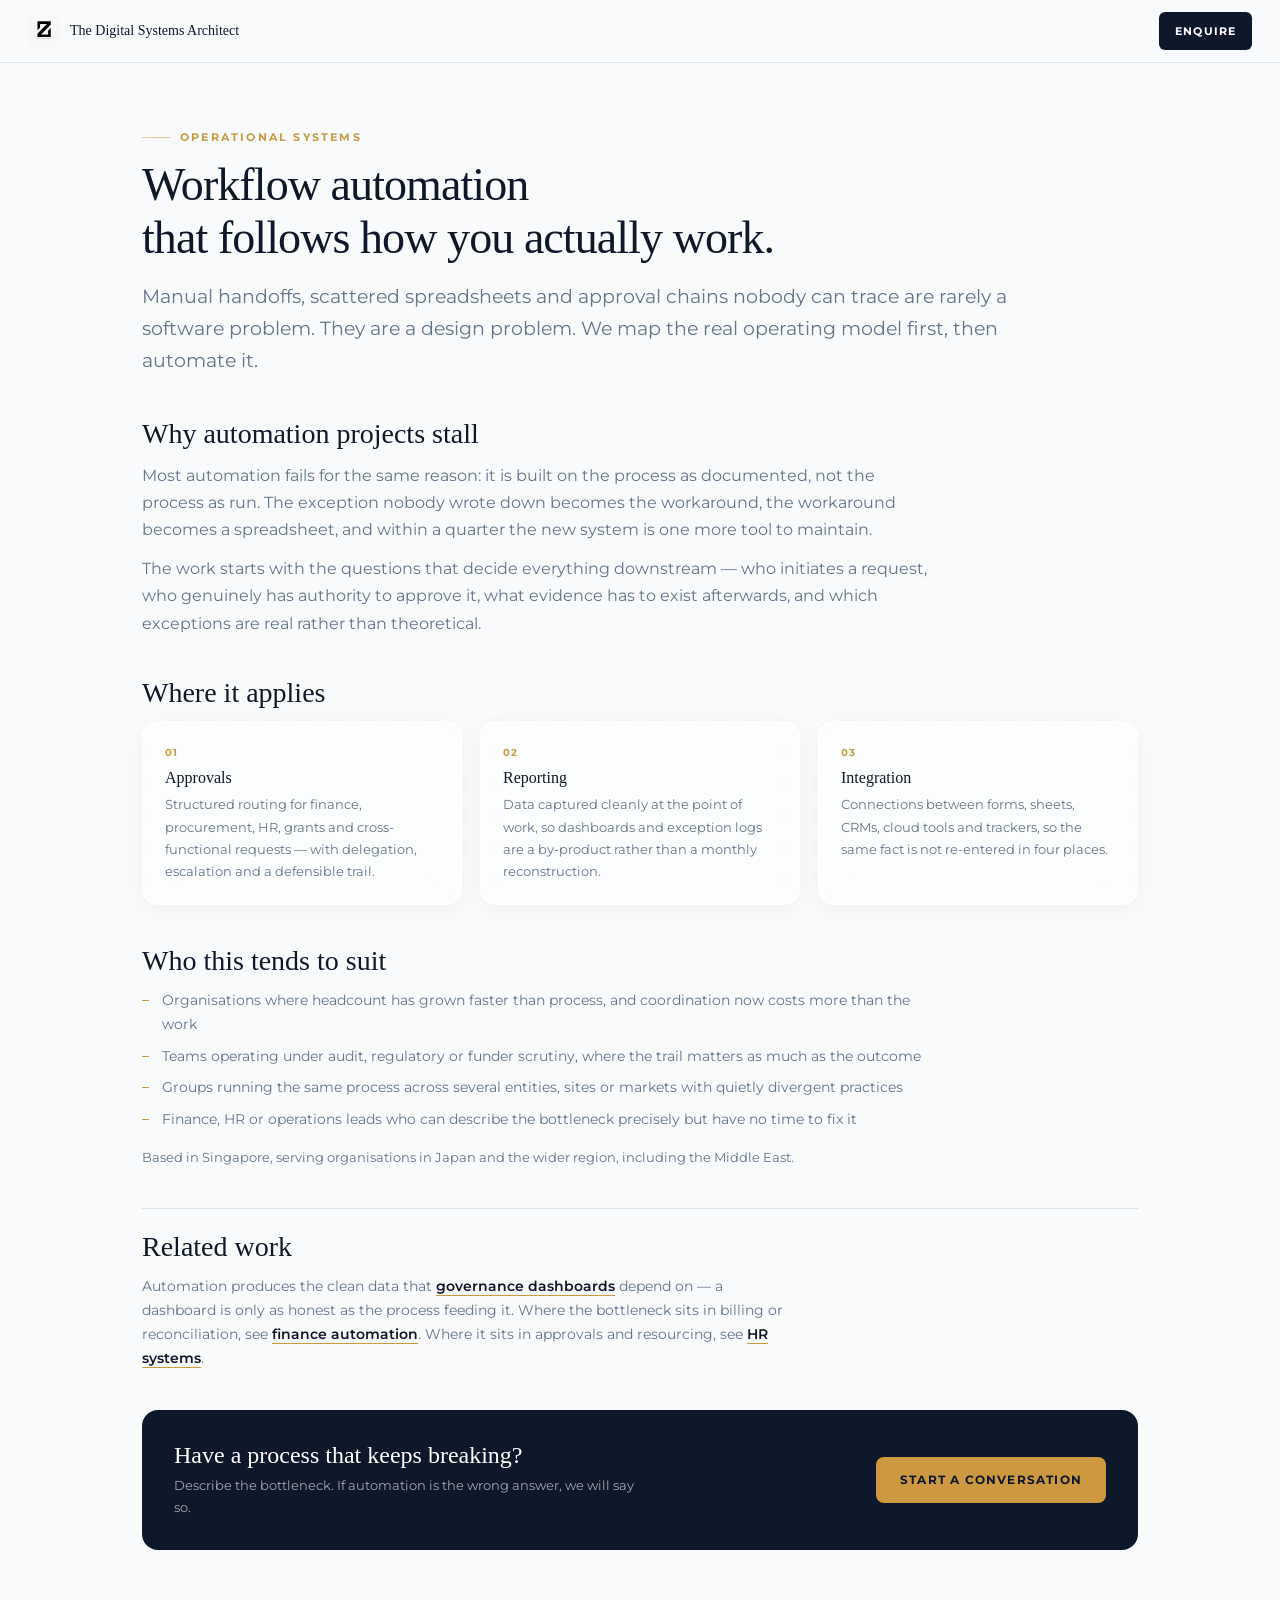
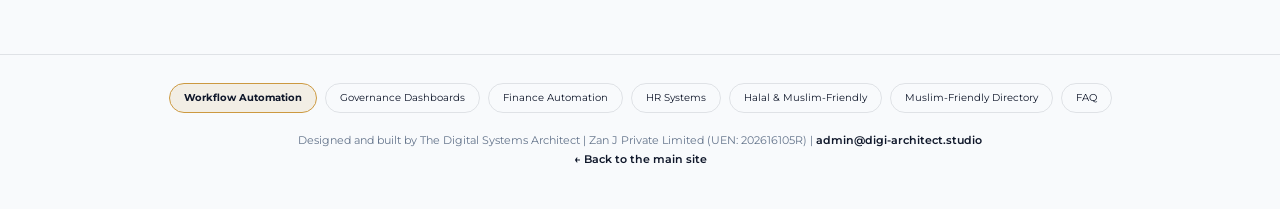
<file: workflow-automation-singapore/index.html>
<!DOCTYPE html>
<html lang="en">
<head>
<!-- Google Tag Manager -->
<script>(function(w,d,s,l,i){w[l]=w[l]||[];w[l].push({'gtm.start':new Date().getTime(),event:'gtm.js'});var f=d.getElementsByTagName(s)[0],j=d.createElement(s),dl=l!='dataLayer'?'&l='+l:'';j.async=true;j.src='https://www.googletagmanager.com/gtm.js?id='+i+dl;f.parentNode.insertBefore(j,f);})(window,document,'script','dataLayer','GTM-WNG8MK4K');</script>
<!-- End Google Tag Manager -->
<meta charset="UTF-8">
<meta name="viewport" content="width=device-width, initial-scale=1.0">
<title>Workflow Automation | The Digital Systems Architect</title>
<link rel="icon" type="image/png" href="/favicon.png">
<meta name="description" content="Workflow automation designed around how teams actually operate — approvals, reporting and integration, built to support control rather than add another tool.">
<meta name="robots" content="index, follow">
<link rel="canonical" href="https://digi-architect.studio/workflow-automation-singapore/">
<meta property="og:type" content="website">
<meta property="og:title" content="Workflow Automation | The Digital Systems Architect">
<meta property="og:description" content="Workflow automation designed around the real operating model — approvals, reporting and integration.">
<meta property="og:url" content="https://digi-architect.studio/workflow-automation-singapore/">
<script type="application/ld+json">
{
  "@context": "https://schema.org",
  "@type": "Service",
  "name": "Workflow Automation",
  "provider": {
    "@type": "ProfessionalService",
    "name": "The Digital Systems Architect",
    "url": "https://digi-architect.studio/",
    "email": "admin@digi-architect.studio"
  },
  "areaServed": ["Singapore", "Japan", "Asia-Pacific", "Middle East"],
  "serviceType": "Workflow automation",
  "url": "https://digi-architect.studio/workflow-automation-singapore/"
}
</script>
<link rel="preconnect" href="https://fonts.googleapis.com">
<link href="https://fonts.googleapis.com/css2?family=Montserrat:wght@400;500;600;700;800&display=swap" rel="stylesheet">
<style>
/* Tokens mirror the main site (index.html) so these pages read as one website. */
:root{--navy:#0F172A;--navy-d:#020617;--gold:#CC9940;--gold-light:#E6BC73;--bg-base:#F8FAFC;--grey:#64748B;--text-dark:#1E293B;--line:rgba(15,23,42,0.10);--white:#fff;--ease-out:cubic-bezier(0.16,1,0.3,1)}
*{box-sizing:border-box;margin:0;padding:0}
body{font-family:'Montserrat',system-ui,sans-serif;color:var(--text-dark);background:var(--bg-base);line-height:1.7;-webkit-font-smoothing:antialiased}
body::before{content:'';position:fixed;inset:0;background-image:radial-gradient(rgba(15,23,42,0.04) 1px,transparent 1px);background-size:32px 32px;z-index:-2;pointer-events:none}
h1,h2,h3{font-family:Georgia,'Times New Roman',serif;color:var(--navy);font-weight:normal;line-height:1.15}
a{color:var(--navy)}
::selection{background:var(--gold);color:#fff}
/* Header — matches the main site's brand mark + a real route home */
.site-hdr{position:sticky;top:0;z-index:50;background:rgba(248,250,252,0.94);backdrop-filter:blur(18px);border-bottom:1px solid var(--line);display:flex;align-items:center;justify-content:space-between;gap:12px;padding:12px clamp(16px,4vw,28px)}
.hdr-brand{display:flex;align-items:center;gap:10px;text-decoration:none;min-width:0}
.hdr-brand img{height:32px;width:auto;border-radius:6px;display:block;flex-shrink:0}
.hdr-brand span{font-family:Georgia,serif;font-size:14px;color:var(--navy);white-space:nowrap;overflow:hidden;text-overflow:ellipsis}
@media(max-width:600px){.hdr-brand span{display:none}}
.hdr-cta{background:var(--navy);color:var(--white);text-decoration:none;font-size:11px;font-weight:700;text-transform:uppercase;letter-spacing:.1em;padding:0 16px;height:38px;display:inline-flex;align-items:center;border-radius:6px;transition:background .25s,box-shadow .25s;white-space:nowrap;flex-shrink:0}
.hdr-cta:hover{background:var(--gold);box-shadow:0 8px 24px rgba(204,153,64,.35)}
.hdr-cta:focus-visible{outline:2px solid var(--gold);outline-offset:3px}
main{max-width:1040px;margin:auto;padding:clamp(32px,5vw,56px) clamp(16px,4vw,22px)}
header.page-head,section{margin-bottom:clamp(28px,4vw,40px)}
.eyebrow{display:inline-flex;align-items:center;gap:10px;font-size:11px;text-transform:uppercase;letter-spacing:.2em;color:var(--gold);font-weight:700}
.eyebrow::before{content:'';width:28px;height:1px;background:var(--gold);opacity:.5}
h1{font-size:clamp(32px,5vw,46px);margin:12px 0 16px;letter-spacing:-.02em}
h2{font-size:clamp(21px,2.6vw,28px);margin:0 0 12px}
h3{font-size:16px;margin:0 0 6px}
.lead{font-size:clamp(15px,1.9vw,19px);color:var(--grey);max-width:70ch}
p+p{margin-top:12px}
.body-copy{max-width:72ch;color:var(--grey)}
.grid{display:grid;grid-template-columns:repeat(auto-fit,minmax(min(240px,100%),1fr));gap:18px}
.card{background:rgba(255,255,255,.6);backdrop-filter:blur(20px);border:1px solid rgba(255,255,255,.9);border-radius:16px;padding:22px;box-shadow:0 4px 20px rgba(0,0,0,.04);transition:transform .5s var(--ease-out),box-shadow .5s var(--ease-out),border-color .4s}
.card:hover{transform:translateY(-4px);box-shadow:0 15px 40px rgba(15,23,42,.08);border-color:rgba(204,153,64,.4)}
.card p{font-size:13px;color:var(--grey)}
.card-num{font-size:10px;font-weight:700;letter-spacing:.12em;text-transform:uppercase;color:var(--gold);display:block;margin-bottom:8px}
ul.plain{list-style:none;max-width:72ch}
ul.plain li{position:relative;padding-left:20px;margin-bottom:8px;color:var(--grey);font-size:14px}
ul.plain li::before{content:'';position:absolute;left:0;top:11px;width:7px;height:1px;background:var(--gold)}
.related{border-top:1px solid var(--line);padding-top:22px}
.related p{font-size:14px;color:var(--grey);max-width:72ch}
.related a{color:var(--navy);font-weight:600;text-decoration:none;border-bottom:1px solid var(--gold);transition:color .2s}
.related a:hover{color:var(--gold)}
.cta-band{background:var(--navy);border-radius:16px;padding:clamp(22px,3vw,32px);display:flex;align-items:center;justify-content:space-between;gap:20px;flex-wrap:wrap}
.cta-band h2{color:var(--white);margin:0 0 4px;font-size:clamp(18px,2.2vw,24px)}
.cta-band p{color:rgba(255,255,255,.62);font-size:13px;max-width:52ch;margin:0}
.btn-gold{background:var(--gold);color:var(--navy);text-decoration:none;font-size:12px;font-weight:700;text-transform:uppercase;letter-spacing:.1em;padding:0 24px;height:46px;display:inline-flex;align-items:center;border-radius:8px;transition:all .25s;white-space:nowrap;flex-shrink:0}
.btn-gold:hover{background:var(--gold-light);transform:translateY(-2px);box-shadow:0 10px 30px rgba(204,153,64,.45)}
.btn-gold:focus-visible{outline:2px solid var(--navy);outline-offset:3px}
/* Footer — mirrors the main site's pill row */
.site-ftr{border-top:1px solid var(--line);margin-top:8px;padding:28px clamp(16px,4vw,22px) 40px;text-align:center}
.pill-row{display:flex;flex-wrap:wrap;justify-content:center;gap:8px;margin-bottom:18px}
.seo-pill{font-size:10px;color:var(--navy);text-decoration:none;padding:7px 14px;border-radius:100px;border:1px solid var(--line);background:transparent;transition:all .3s var(--ease-out);white-space:nowrap;line-height:1.4}
.seo-pill:hover{background:var(--navy);color:var(--white);border-color:var(--navy);transform:translateY(-2px);box-shadow:0 4px 12px rgba(15,23,42,.15)}
.seo-pill:focus-visible{outline:2px solid var(--gold);outline-offset:2px}
.seo-pill[aria-current="page"]{background:rgba(204,153,64,.12);border-color:var(--gold);color:var(--navy);font-weight:700}
.ftr-sig{font-size:11px;color:var(--grey);line-height:1.7}
.ftr-sig a{color:var(--navy);font-weight:600;text-decoration:none;border-bottom:1px solid transparent;transition:.3s}
.ftr-sig a:hover{color:var(--gold);border-bottom-color:var(--gold)}
@media(max-width:640px){.seo-pill{font-size:9px;padding:6px 11px}.cta-band{flex-direction:column;align-items:flex-start}}
@media(prefers-reduced-motion:reduce){.card,.seo-pill,.btn-gold{transition:none}.card:hover,.seo-pill:hover,.btn-gold:hover{transform:none}}
</style>
</head>
<body>
<noscript><iframe src="https://www.googletagmanager.com/ns.html?id=GTM-WNG8MK4K" height="0" width="0" style="display:none;visibility:hidden"></iframe></noscript>
<header class="site-hdr">
  <a class="hdr-brand" href="/"><img src="/logo.png" alt="The Digital Systems Architect"><span>The Digital Systems Architect</span></a>
  <a class="hdr-cta" href="mailto:admin@digi-architect.studio?subject=Workflow%20Automation%20Enquiry">Enquire</a>
</header>
<main>
<header class="page-head">
<p class="eyebrow">Operational Systems</p>
<h1>Workflow automation<br>that follows how you actually work.</h1>
<p class="lead">Manual handoffs, scattered spreadsheets and approval chains nobody can trace are rarely a software problem. They are a design problem. We map the real operating model first, then automate it.</p>
</header>

<section>
<h2>Why automation projects stall</h2>
<div class="body-copy">
<p>Most automation fails for the same reason: it is built on the process as documented, not the process as run. The exception nobody wrote down becomes the workaround, the workaround becomes a spreadsheet, and within a quarter the new system is one more tool to maintain.</p>
<p>The work starts with the questions that decide everything downstream &mdash; who initiates a request, who genuinely has authority to approve it, what evidence has to exist afterwards, and which exceptions are real rather than theoretical.</p>
</div>
</section>

<section>
<h2>Where it applies</h2>
<div class="grid">
<div class="card"><span class="card-num">01</span><h3>Approvals</h3><p>Structured routing for finance, procurement, HR, grants and cross-functional requests &mdash; with delegation, escalation and a defensible trail.</p></div>
<div class="card"><span class="card-num">02</span><h3>Reporting</h3><p>Data captured cleanly at the point of work, so dashboards and exception logs are a by-product rather than a monthly reconstruction.</p></div>
<div class="card"><span class="card-num">03</span><h3>Integration</h3><p>Connections between forms, sheets, CRMs, cloud tools and trackers, so the same fact is not re-entered in four places.</p></div>
</div>
</section>

<section>
<h2>Who this tends to suit</h2>
<ul class="plain">
<li>Organisations where headcount has grown faster than process, and coordination now costs more than the work</li>
<li>Teams operating under audit, regulatory or funder scrutiny, where the trail matters as much as the outcome</li>
<li>Groups running the same process across several entities, sites or markets with quietly divergent practices</li>
<li>Finance, HR or operations leads who can describe the bottleneck precisely but have no time to fix it</li>
</ul>
<p style="font-size:13px;color:var(--grey);margin-top:14px;">Based in Singapore, serving organisations in Japan and the wider region, including the Middle East.</p>
</section>

<section class="related">
<h2>Related work</h2>
<p>Automation produces the clean data that <a href="/governance-dashboard-singapore/">governance dashboards</a> depend on &mdash; a dashboard is only as honest as the process feeding it. Where the bottleneck sits in billing or reconciliation, see <a href="/finance-automation-singapore/">finance automation</a>. Where it sits in approvals and resourcing, see <a href="/hr-systems-singapore/">HR systems</a>.</p>
</section>

<section class="cta-band">
  <div>
    <h2>Have a process that keeps breaking?</h2>
    <p>Describe the bottleneck. If automation is the wrong answer, we will say so.</p>
  </div>
  <a class="btn-gold" href="mailto:admin@digi-architect.studio?subject=Workflow%20Automation%20Enquiry">Start a conversation</a>
</section>
</main>
<footer class="site-ftr">
  <nav class="pill-row" aria-label="Related pages"><a href="/workflow-automation-singapore/" class="seo-pill" aria-current="page">Workflow Automation</a><a href="/governance-dashboard-singapore/" class="seo-pill">Governance Dashboards</a><a href="/finance-automation-singapore/" class="seo-pill">Finance Automation</a><a href="/hr-systems-singapore/" class="seo-pill">HR Systems</a><a href="/muslim-friendly-advisory" class="seo-pill">Halal &amp; Muslim-Friendly</a><a href="/muslim-friendly-directory" class="seo-pill">Muslim-Friendly Directory</a><a href="/faq/" class="seo-pill">FAQ</a></nav>
  <p class="ftr-sig">Designed and built by The Digital Systems Architect | Zan J Private Limited (UEN: 202616105R) | <a href="mailto:admin@digi-architect.studio">admin@digi-architect.studio</a><br><a href="/">&#8592; Back to the main site</a></p>
</footer>
</body>
</html>
</file>
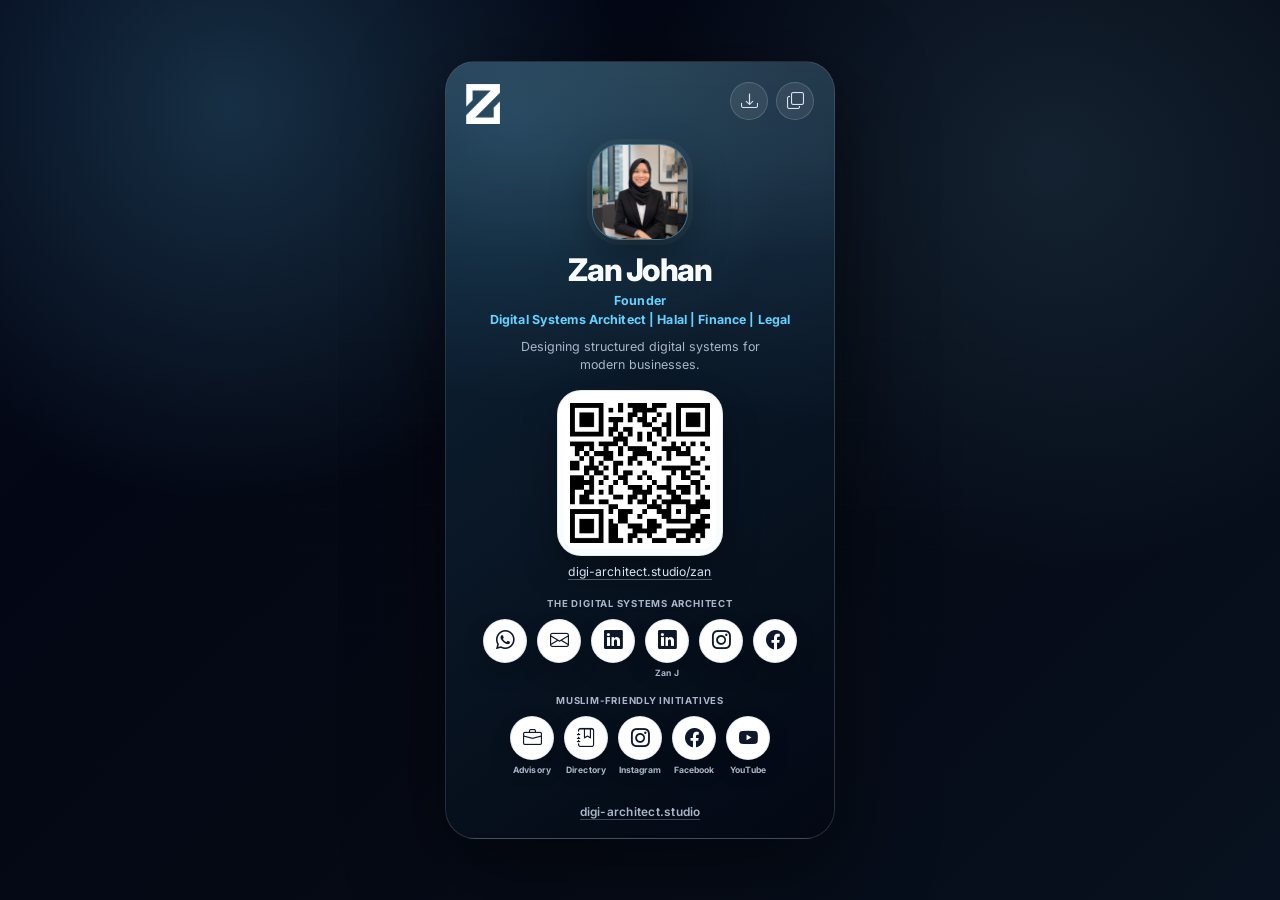
<file: zan/index.html>
<!DOCTYPE html>
<html lang="en">
  <head>
    <meta charset="UTF-8" />
    <meta name="viewport" content="width=device-width, initial-scale=1.0" />

    <title>Zan Johan | Founder, Digital Systems Architect</title>

    <meta
      name="description"
      content="Digital Name Card for Zan Johan, Founder, Digital Systems Architect, Finance, Halal & Legal at The Digital Systems Architect."
    />
    <meta name="robots" content="index, follow" />
    <meta name="theme-color" content="#050914" />

    <link rel="canonical" href="https://digi-architect.studio/zan/" />
    <link rel="icon" href="/favicon.ico" sizes="any" />
    <link rel="apple-touch-icon" href="/apple-touch-icon.png" />

    <!-- WhatsApp / Facebook / LinkedIn preview -->
    <meta property="og:type" content="website" />
    <meta property="og:site_name" content="The Digital Systems Architect" />
    <meta
      property="og:title"
      content="Zan Johan | Founder, Digital Systems Architect"
    />
    <meta
      property="og:description"
      content="Digital Name Card for Zan Johan, Founder, Digital Systems Architect, Finance, Halal & Legal at The Digital Systems Architect."
    />
    <meta property="og:url" content="https://digi-architect.studio/zan/" />
    <meta
      property="og:image"
      content="https://digi-architect.studio/zan/assets/og-zan-whatsapp-v7.png"
    />
    <meta
      property="og:image:secure_url"
      content="https://digi-architect.studio/zan/assets/og-zan-whatsapp-v7.png"
    />
    <meta property="og:image:type" content="image/png" />
    <meta property="og:image:width" content="1200" />
    <meta property="og:image:height" content="1200" />
    <meta
      property="og:image:alt"
      content="Zan Johan digital name card preview"
    />

    <!-- Twitter / X preview -->
    <meta name="twitter:card" content="summary_large_image" />
    <meta
      name="twitter:title"
      content="Zan Johan | Founder, Digital Systems Architect"
    />
    <meta
      name="twitter:description"
      content="Digital Name Card for Zan Johan, Founder, Digital Systems Architect, Finance, Halal & Legal at The Digital Systems Architect."
    />
    <meta
      name="twitter:image"
      content="https://digi-architect.studio/zan/assets/og-zan-whatsapp-v7.png"
    />

    <!-- Fonts and icons -->
    <link rel="preconnect" href="https://fonts.googleapis.com" />
    <link rel="preconnect" href="https://fonts.gstatic.com" crossorigin />

    <link
      href="https://fonts.googleapis.com/css2?family=Inter:wght@400;500;600;700;800&display=swap"
      rel="stylesheet"
    />

    <link
      rel="stylesheet"
      href="https://cdn.jsdelivr.net/npm/bootstrap-icons@1.11.3/font/bootstrap-icons.min.css"
    />

    <link rel="stylesheet" href="styles.css" />
    <script src="zan-card.js" defer></script>
  </head>

  <body>
    <main class="card-page" aria-labelledby="card-title">
      <article class="identity-card" aria-label="Digital name card for Zan Johan">
        <header class="card-top">
          <a
            class="brand-logo"
            href="https://digi-architect.studio"
            target="_blank"
            rel="noopener"
            aria-label="Visit The Digital Systems Architect website"
            data-website-link
          >
            <img
              src="assets/company-logo.png"
              alt="The Digital Systems Architect"
            />
          </a>

          <div class="utility-actions" aria-label="Card actions">
            <button
              class="top-icon-button"
              type="button"
              data-save-contact
              aria-label="Save Zan Johan contact"
            >
              <i class="bi bi-download" aria-hidden="true"></i>
            </button>

            <button
              class="top-icon-button"
              type="button"
              data-copy-link
              aria-label="Copy digital card link"
            >
              <i class="bi bi-copy" aria-hidden="true"></i>
            </button>
          </div>
        </header>

        <section class="profile-block">
          <img
            class="profile-photo"
            src="assets/zan-profile.jpg"
            alt="Zan Johan"
          />

          <h1 id="card-title">Zan Johan</h1>

        <p class="role">
  <span>Founder</span>
  <span>Digital Systems Architect | Halal | Finance | Legal</span>
</p>

          <p class="tagline">
            Designing structured digital systems for modern businesses.
          </p>
        </section>

        <section class="qr-section" aria-label="Digital card QR code">
          <button
            class="qr-button"
            type="button"
            data-open-qr
            aria-label="Open enlarged QR code"
          >
            <img
              class="qr-image"
              src="assets/card-qr.png"
              alt="QR code for Zan Johan digital card"
            />
          </button>

          <a
            class="card-url"
            href="https://digi-architect.studio/zan/"
            data-card-url
          >
            digi-architect.studio/zan
          </a>
        </section>

        <p class="row-label" id="dsa-row-label">The Digital Systems Architect</p>
        <nav class="contact-row contact-row--grouped" aria-labelledby="dsa-row-label">
          <a
            class="social-button"
            href="https://wa.me/6589878714"
            target="_blank"
            rel="noopener"
            aria-label="Open WhatsApp"
            data-whatsapp-link
          >
            <i class="bi bi-whatsapp" aria-hidden="true"></i>
          </a>

          <a
            class="social-button"
            href="mailto:zanj@digi-architect.studio"
            aria-label="Email Zan Johan"
            data-email-link
          >
            <i class="bi bi-envelope" aria-hidden="true"></i>
          </a>

          <a
            class="social-button"
            href="https://www.linkedin.com/company/the-digital-systems-architect"
            target="_blank"
            rel="noopener"
            aria-label="Open The Digital Systems Architect LinkedIn company page"
            data-linkedin-link
          >
            <i class="bi bi-linkedin" aria-hidden="true"></i>
          </a>

          <div class="social-item">
            <a
              class="social-button"
              href="https://www.linkedin.com/in/zanjohan"
              target="_blank"
              rel="noopener"
              aria-label="Open Zan Johan personal LinkedIn profile"
              data-personal-linkedin-link
            >
              <i class="bi bi-linkedin" aria-hidden="true"></i>
            </a>

            <span class="social-caption">Zan J</span>
          </div>

          <button
            class="social-button"
            type="button"
            data-open-instagram
            aria-label="Open The Digital Systems Architect Instagram QR code"
          >
            <i class="bi bi-instagram" aria-hidden="true"></i>
          </button>

          <a
            class="social-button"
            href="https://www.facebook.com/share/17tceLy88Z/?mibextid=wwXIfr"
            target="_blank"
            rel="noopener"
            aria-label="Open The Digital Systems Architect Facebook"
            data-facebook-link
          >
            <i class="bi bi-facebook" aria-hidden="true"></i>
          </a>
        </nav>

        <p class="row-label" id="mf-row-label">Muslim-Friendly initiatives</p>
        <nav class="contact-row" aria-labelledby="mf-row-label">
          <div class="social-item">
            <a
              class="social-button"
              href="https://digi-architect.studio/muslim-friendly-advisory"
              target="_blank"
              rel="noopener"
              aria-label="Open Muslim-Friendly Advisory"
              data-mf-advisory-link
            >
              <i class="bi bi-briefcase" aria-hidden="true"></i>
            </a>
            <span class="social-caption">Advisory</span>
          </div>

          <div class="social-item">
            <a
              class="social-button"
              href="https://digi-architect.studio/muslim-friendly-directory"
              target="_blank"
              rel="noopener"
              aria-label="Open Muslim-Friendly Dining Directory"
              data-mf-directory-link
            >
              <i class="bi bi-journal-bookmark" aria-hidden="true"></i>
            </a>
            <span class="social-caption">Directory</span>
          </div>

          <div class="social-item">
            <a
              class="social-button"
              href="https://www.instagram.com/muslim.friendly/"
              target="_blank"
              rel="noopener"
              aria-label="Open Muslim.friendly on Instagram (@muslim.friendly)"
              data-mf-instagram-link
            >
              <i class="bi bi-instagram" aria-hidden="true"></i>
            </a>
            <span class="social-caption">Instagram</span>
          </div>

          <div class="social-item">
            <a
              class="social-button"
              href="https://www.facebook.com/profile.php?id=61591905841478"
              target="_blank"
              rel="noopener"
              aria-label="Open Muslim.friendly on Facebook"
              data-mf-facebook-link
            >
              <i class="bi bi-facebook" aria-hidden="true"></i>
            </a>
            <span class="social-caption">Facebook</span>
          </div>

          <div class="social-item">
            <a
              class="social-button"
              href="https://www.youtube.com/@muslim.friendly.studio"
              target="_blank"
              rel="noopener"
              aria-label="Open Muslim-Friendly on YouTube"
              data-mf-youtube-link
            >
              <i class="bi bi-youtube" aria-hidden="true"></i>
            </a>
            <span class="social-caption">YouTube</span>
          </div>
        </nav>

        <a
          class="site-link"
          href="https://digi-architect.studio"
          target="_blank"
          rel="noopener"
          data-website-link
        >
          digi-architect.studio
        </a>
      </article>
    </main>

    <dialog class="modal" data-qr-modal aria-labelledby="qr-modal-title">
      <div class="modal-card">
        <header class="modal-top">
          <h2 id="qr-modal-title">Digital card</h2>

          <button
            class="modal-close"
            type="button"
            data-close-qr
            aria-label="Close QR code"
          >
            <i class="bi bi-x-lg" aria-hidden="true"></i>
          </button>
        </header>

        <div class="modal-qr">
          <img
            class="modal-qr-image"
            src="assets/card-qr.png"
            alt="Large QR code for Zan Johan digital card"
          />
        </div>

        <a
          class="modal-url"
          href="https://digi-architect.studio/zan/"
          data-modal-card-url
        >
          digi-architect.studio/zan
        </a>

        <button class="modal-copy" type="button" data-modal-copy-link>
          Copy link
        </button>
      </div>
    </dialog>

    <dialog
      class="modal"
      data-instagram-modal
      aria-labelledby="instagram-modal-title"
    >
      <div class="modal-card">
        <header class="modal-top">
          <h2 id="instagram-modal-title">Instagram</h2>

          <button
            class="modal-close"
            type="button"
            data-close-instagram
            aria-label="Close Instagram QR code"
          >
            <i class="bi bi-x-lg" aria-hidden="true"></i>
          </button>
        </header>

        <img
          class="instagram-qr"
          src="assets/instagram-qr.png"
          alt="Instagram QR code for The Digital Systems Architect"
        />

        <a
          class="modal-url"
          href="https://www.instagram.com/digital.systems.architect"
          target="_blank"
          rel="noopener"
          data-instagram-link
        >
          instagram.com/digital.systems.architect
        </a>

        <button class="modal-copy" type="button" data-copy-instagram>
          Copy Instagram link
        </button>
      </div>
    </dialog>

    <p class="toast" role="status" aria-live="polite" data-toast hidden></p>
  </body>
</html>
</file>
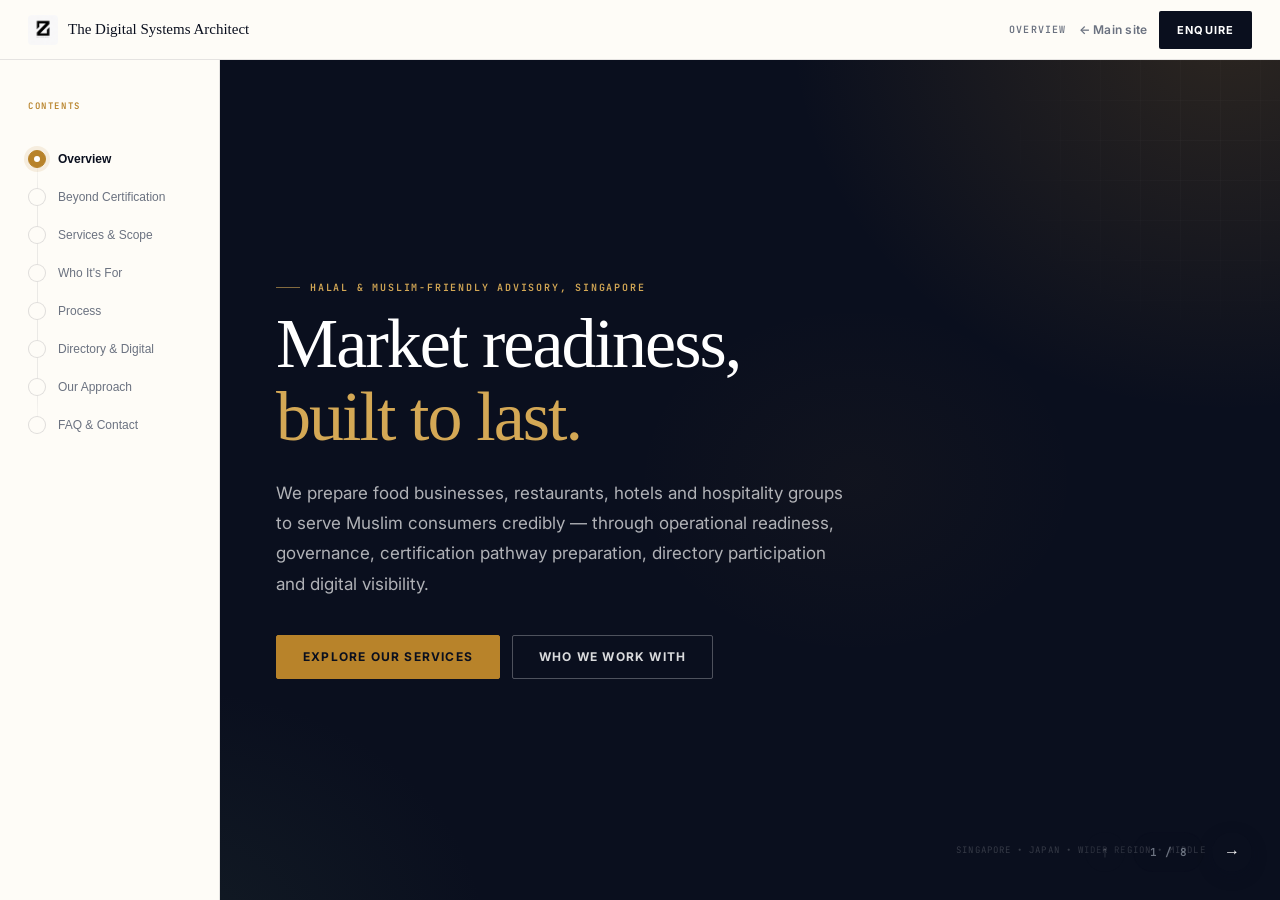
<file: muslim-friendly-advisory.html>
<!DOCTYPE html>
<!--
  ============================================================================
  © 2026 Zan J Private Limited (UEN: 202616105R)
  The Digital Systems Architect — https://digi-architect.studio

  This page — its design, layout, code, structure, copy and data schema — is
  the property of Zan J Private Limited (UEN: 202616105R) and is protected by copyright
  under the Copyright Act 2021 (Singapore) and applicable international
  conventions.

  Reproduction, redistribution, adaptation, or use of any part of this page,
  in whole or in part, for any purpose other than viewing it in a browser, is
  prohibited without prior written permission.

  Licensing and permission enquiries: admin@digi-architect.studio
  ============================================================================
-->
<html lang="en">
<head>
<script>(function(w,d,s,l,i){w[l]=w[l]||[];w[l].push({'gtm.start':new Date().getTime(),event:'gtm.js'});var f=d.getElementsByTagName(s)[0],j=d.createElement(s),dl=l!='dataLayer'?'&l='+l:'';j.async=true;j.src='https://www.googletagmanager.com/gtm.js?id='+i+dl;f.parentNode.insertBefore(j,f);})(window,document,'script','dataLayer','GTM-WNG8MK4K');</script>
<meta charset="UTF-8">
<meta name="viewport" content="width=device-width, initial-scale=1.0">
<title>Halal Certification Consultancy Singapore | Muslim-Friendly Advisory</title>
<link rel="icon" type="image/png" href="/favicon.png">
<meta name="description" content="Halal certification preparation and Muslim-friendly advisory for restaurants, hotels and food businesses in Singapore and the region.">
<meta name="keywords" content="halal certification consultant Singapore, halal readiness, Muslim-friendly advisory, Muis halal preparation, halal compliance, Muslim-friendly directory, halal market access">
<meta name="copyright" content="© 2026 Zan J Private Limited (UEN: 202616105R). All rights reserved, except where third-party licensing terms apply.">
<meta name="author" content="The Digital Systems Architect — Zan J Private Limited (UEN: 202616105R)">
<meta name="rights" content="All rights reserved, except where third-party licensing terms apply. Reproduction of Zan J Private Limited material requires written permission.">
<meta name="robots" content="index, follow">
<link rel="canonical" href="https://digi-architect.studio/muslim-friendly-advisory">
<meta property="og:type" content="website">
<meta property="og:title" content="Halal Certification Consultancy Singapore | Muslim-Friendly Advisory">
<meta property="og:description" content="Halal certification preparation and Muslim-friendly advisory for restaurants, hotels and food businesses in Singapore and the region.">
<meta property="og:url" content="https://digi-architect.studio/muslim-friendly-advisory">
<script type="application/ld+json">{"@context":"https://schema.org","@type":"Service","serviceType":"Halal and Muslim-friendly market readiness","provider":{"@type":"ProfessionalService","name":"The Digital Systems Architect","url":"https://digi-architect.studio/","email":"admin@digi-architect.studio","areaServed":["Singapore","Japan","Asia-Pacific","Middle East"]},"areaServed":["Singapore","Japan","Asia-Pacific","Middle East"],"description":"Operational readiness, governance, staff capability, certification pathway preparation, directory participation and digital visibility."}</script>
<script type="application/ld+json">{"@context":"https://schema.org","@type":"FAQPage","mainEntity":[{"@type":"Question","name":"What is the difference between halal certification and Muslim-friendly readiness?","acceptedAnswer":{"@type":"Answer","text":"Halal certification is a formal mark issued by a halal certification body such as Muis. Muslim-friendly readiness is broader — the operational practices, governance and service standards that let an establishment serve Muslim consumers appropriately."}},{"@type":"Question","name":"Do you issue certification?","acceptedAnswer":{"@type":"Answer","text":"Halal certification is always issued by a halal certification body. Our role is certification pathway preparation and advisory support, with the scope agreed for each engagement."}},{"@type":"Question","name":"Does directory participation mean my establishment is halal-certified?","acceptedAnswer":{"@type":"Answer","text":"No. Directory participation and Muslim-friendly self-declaration are not equivalent to halal certification. Each listing clearly displays its actual certification or self-declaration status."}},{"@type":"Question","name":"Is every establishment automatically accepted into the directory?","acceptedAnswer":{"@type":"Answer","text":"No. Participation is subject to review, completeness of information and acceptance of the directory's disclosure requirements."}},{"@type":"Question","name":"Will every listed establishment receive social-media promotion?","acceptedAnswer":{"@type":"Answer","text":"Promotional support depends on the agreed engagement, selected scope, campaign objectives and availability of suitable content."}}]}</script>
<link rel="preconnect" href="https://fonts.googleapis.com">
<link rel="preconnect" href="https://fonts.gstatic.com" crossorigin>
<link href="https://fonts.googleapis.com/css2?family=Inter:wght@400;500;600;700&family=JetBrains+Mono:wght@400;600&display=swap" rel="stylesheet">
<style>
/* ============================================================
   TOKENS
============================================================ */
:root{
  --ink:#0A0F1E;--ink-2:#1C2438;
  --gold:#B8832A;--gold-l:#D4A855;--gold-xl:#F0CF8E;
  --sand:#F5F0E8;--cream:#FEFCF7;--muted:#6B7280;
  --line:rgba(10,15,30,0.10);--line-w:rgba(255,255,255,0.12);
  --sage:#3D5A47;--sage-bg:#EBF2EC;
  --warn:#92400E;--warn-bg:#FEF3C7;
  --white:#FFFFFF;--ease:cubic-bezier(0.16,1,0.3,1);
  --nav-w:220px;--hdr-h:60px;
  --shadow-sm:0 2px 8px rgba(10,15,30,0.06);
  --shadow-md:0 6px 20px rgba(10,15,30,0.09);
  --shadow-gold:0 8px 28px rgba(184,131,42,0.22);
}
*{box-sizing:border-box;margin:0;padding:0;}
html,body{height:100%;overflow:hidden;}
body{font-family:'Inter',system-ui,sans-serif;background:var(--cream);color:var(--ink);-webkit-font-smoothing:antialiased;}
::selection{background:var(--gold);color:#fff;}
a{color:inherit;text-decoration:none;}
img,svg{display:block;}
h1,h2,h3,h4{font-family:Georgia,'Times New Roman',serif;font-weight:normal;line-height:1.2;color:var(--ink);}
p{color:var(--muted);}
.mono{font-family:'JetBrains Mono',ui-monospace,monospace;}

.page-bg{position:fixed;inset:0;pointer-events:none;z-index:-1;
  background:radial-gradient(ellipse 70% 50% at 80% 0%,rgba(184,131,42,0.09) 0%,transparent 60%),
             radial-gradient(ellipse 50% 60% at 0% 100%,rgba(61,90,71,0.06) 0%,transparent 60%),
             radial-gradient(ellipse 40% 40% at 50% 50%,rgba(184,131,42,0.02) 0%,transparent 70%);}

/* ============================================================
   HEADER
============================================================ */
.site-header{
  position:fixed;top:0;left:0;right:0;height:var(--hdr-h);z-index:300;
  background-color:rgba(254,252,247,0.97);backdrop-filter:blur(24px);-webkit-backdrop-filter:blur(24px);
  border-bottom:1px solid var(--line);
  display:flex;align-items:center;justify-content:space-between;
  padding:0 clamp(16px,3vw,28px);gap:12px;
}
.hdr-brand{display:flex;align-items:center;gap:10px;font-family:Georgia,'Times New Roman',serif;font-size:15px;color:var(--ink);min-width:0;flex-shrink:1;overflow:hidden;white-space:nowrap;}
.hdr-brand img{height:30px;width:auto;border-radius:4px;flex-shrink:0;}
@media(max-width:860px){.hdr-brand span{display:none;}}
.hdr-right{display:flex;align-items:center;gap:12px;flex-shrink:0;}
.hdr-back{font-size:12px;font-weight:600;color:var(--muted);letter-spacing:0.02em;transition:color .2s;min-height:44px;display:flex;align-items:center;}
.hdr-back:hover{color:var(--gold);}
@media(max-width:768px){.hdr-back{display:none;}}
.hdr-section-label{font-family:'JetBrains Mono',monospace;font-size:10px;font-weight:600;letter-spacing:0.12em;text-transform:uppercase;color:var(--muted);display:none;}
@media(min-width:1025px){.hdr-section-label{display:block;}}
.hdr-cta{font-size:11px;font-weight:700;text-transform:uppercase;letter-spacing:0.1em;color:var(--white);background:var(--ink);padding:0 18px;height:38px;border-radius:2px;transition:background .25s,box-shadow .25s;display:inline-flex;align-items:center;white-space:nowrap;}
.hdr-cta:hover{background:var(--gold);box-shadow:var(--shadow-gold);}
.hdr-cta:focus-visible{outline:2px solid var(--gold);outline-offset:3px;}
.nav-toggle{display:none;width:44px;height:44px;background:none;border:1px solid var(--line);border-radius:2px;cursor:pointer;align-items:center;justify-content:center;flex-direction:column;gap:5px;padding:0;flex-shrink:0;transition:border-color .2s;}
.nav-toggle:hover{border-color:var(--gold);}
.nav-toggle:focus-visible{outline:2px solid var(--gold);outline-offset:2px;}
.nav-toggle span{display:block;width:18px;height:2px;background:var(--ink);border-radius:1px;transition:transform .25s var(--ease),opacity .25s;}
.nav-toggle[aria-expanded="true"] span:nth-child(1){transform:translateY(7px) rotate(45deg);}
.nav-toggle[aria-expanded="true"] span:nth-child(2){opacity:0;}
.nav-toggle[aria-expanded="true"] span:nth-child(3){transform:translateY(-7px) rotate(-45deg);}
@media(max-width:1024px){.nav-toggle{display:flex;}}

/* ============================================================
   MOBILE DRAWER
============================================================ */
.nav-backdrop{display:none;position:fixed;inset:0;z-index:390;background:rgba(10,15,30,0.45);opacity:0;transition:opacity .25s;}
.nav-backdrop.is-open{display:block;opacity:1;}
.nav-drawer{position:fixed;top:0;left:0;bottom:0;z-index:400;width:min(300px,85vw);background:var(--cream);border-right:1px solid var(--line);transform:translateX(-100%);transition:transform .3s var(--ease);overflow-y:auto;display:flex;flex-direction:column;padding-bottom:env(safe-area-inset-bottom,0);}
.nav-drawer.is-open{transform:translateX(0);}
@media(min-width:1025px){.nav-drawer,.nav-backdrop{display:none!important;}}
.drawer-header{height:var(--hdr-h);display:flex;align-items:center;justify-content:space-between;padding:0 20px;border-bottom:1px solid var(--line);flex-shrink:0;}
.drawer-brand{font-family:Georgia,'Times New Roman',serif;font-size:14px;color:var(--ink);}
.drawer-close{width:36px;height:36px;border:1px solid var(--line);border-radius:2px;background:none;cursor:pointer;font-size:18px;color:var(--muted);display:flex;align-items:center;justify-content:center;transition:all .2s;}
.drawer-close:hover{border-color:var(--gold);color:var(--gold);}
.drawer-close:focus-visible{outline:2px solid var(--gold);outline-offset:2px;}
.drawer-label{font-family:'JetBrains Mono',monospace;font-size:9px;font-weight:600;letter-spacing:0.18em;text-transform:uppercase;color:var(--gold);padding:24px 20px 12px;}
.drawer-nav-list{list-style:none;padding:0 0 24px;}
.drawer-nav-item button{display:flex;align-items:center;gap:12px;padding:11px 20px;font-size:13px;font-weight:500;color:var(--muted);transition:all .15s;min-height:44px;width:100%;background:none;border:0;text-align:left;cursor:pointer;}
.drawer-nav-item button:hover{color:var(--ink);background:var(--sand);}
.drawer-nav-item.active button{color:var(--ink);font-weight:700;background:rgba(184,131,42,0.06);}
.drawer-nav-dot{width:8px;height:8px;border-radius:50%;border:1.5px solid var(--line);background:var(--cream);flex-shrink:0;transition:all .2s;}
.drawer-nav-item.active .drawer-nav-dot{background:var(--gold);border-color:var(--gold);}
.drawer-cta{padding:20px;border-top:1px solid var(--line);margin-top:auto;}
.drawer-cta a{display:flex;align-items:center;justify-content:center;padding:13px;background:var(--ink);color:var(--white);font-size:11px;font-weight:700;text-transform:uppercase;letter-spacing:0.1em;border-radius:2px;transition:background .2s;min-height:44px;}
.drawer-cta a:hover{background:var(--gold);}

/* ============================================================
   PAGE LAYOUT
============================================================ */
.page-body{position:fixed;top:var(--hdr-h);left:0;right:0;bottom:0;display:grid;grid-template-columns:var(--nav-w) 1fr;}
@media(max-width:1024px){.page-body{grid-template-columns:1fr;}:root{--nav-w:0px;}}
.side-nav{height:100%;overflow-y:auto;padding:40px 0 40px 28px;border-right:1px solid var(--line);display:flex;flex-direction:column;background:var(--cream);}
@media(max-width:1024px){.side-nav{display:none;}}
.side-nav-label{font-family:'JetBrains Mono',monospace;font-size:9px;font-weight:600;letter-spacing:0.18em;text-transform:uppercase;color:var(--gold);margin-bottom:28px;}
.snav-list{display:flex;flex-direction:column;position:relative;list-style:none;}
.snav-list::before{content:'';position:absolute;left:9px;top:12px;bottom:12px;width:1px;
  background:linear-gradient(to bottom,transparent,rgba(10,15,30,0.08) 15%,rgba(10,15,30,0.08) 85%,transparent);}
.snav-item{display:flex;align-items:center;gap:12px;padding:7px 0;font-size:12px;font-weight:500;color:var(--muted);cursor:pointer;transition:color .2s;position:relative;background:none;border:0;text-align:left;width:100%;min-height:38px;}
.snav-item:hover{color:var(--ink);}
.snav-item.active{color:var(--ink);font-weight:700;}
.snav-item:focus-visible{outline:2px solid var(--gold);outline-offset:2px;border-radius:2px;}
.snav-dot{width:18px;height:18px;border-radius:50%;border:1.5px solid rgba(10,15,30,0.12);background:var(--cream);flex-shrink:0;z-index:1;display:flex;align-items:center;justify-content:center;transition:all .3s;}
.snav-item.active .snav-dot{background:var(--gold);border-color:var(--gold);box-shadow:0 0 0 4px rgba(184,131,42,0.12);}
.snav-item:hover:not(.active) .snav-dot{border-color:var(--gold);background:rgba(184,131,42,0.07);}
.snav-dot-inner{width:6px;height:6px;border-radius:50%;background:var(--white);opacity:0;}
.snav-item.active .snav-dot-inner{opacity:1;}
.panel-area{position:relative;overflow:hidden;height:100%;}
.view{position:absolute;inset:0;overflow-y:auto;overflow-x:hidden;opacity:0;pointer-events:none;transition:opacity .4s var(--ease);-webkit-overflow-scrolling:touch;}
.view.active{opacity:1;pointer-events:auto;}

/* ============================================================
   PREV / NEXT
============================================================ */
.panel-nav{position:fixed;bottom:28px;right:28px;z-index:200;display:flex;gap:8px;}
@media(max-width:480px){.panel-nav{bottom:16px;right:16px;}}
.panel-nav-btn{width:40px;height:40px;border-radius:50%;background:var(--ink);color:var(--white);border:0;cursor:pointer;font-size:16px;display:flex;align-items:center;justify-content:center;transition:background .2s,transform .2s,box-shadow .2s;box-shadow:0 4px 16px rgba(10,15,30,0.22);}
.panel-nav-btn:hover{background:var(--gold);transform:scale(1.08);box-shadow:var(--shadow-gold);}
.panel-nav-btn:focus-visible{outline:2px solid var(--gold);outline-offset:3px;}
.panel-nav-btn:disabled{opacity:0.2;cursor:default;transform:none;box-shadow:none;}
.panel-counter{height:40px;padding:0 16px;border-radius:20px;background:rgba(10,15,30,0.05);border:1px solid var(--line);display:flex;align-items:center;font-family:'JetBrains Mono',monospace;font-size:11px;font-weight:600;color:var(--muted);white-space:nowrap;letter-spacing:0.04em;}

/* ============================================================
   SHARED
============================================================ */
.panel-pad{padding:clamp(40px,5vw,64px) clamp(24px,5vw,56px);}
.section-inner{max-width:820px;}
.section-inner.wide{max-width:1060px;}
.eyebrow{display:inline-flex;align-items:center;gap:10px;font-family:'JetBrains Mono',monospace;font-size:10px;font-weight:600;letter-spacing:0.18em;text-transform:uppercase;color:var(--gold);margin-bottom:14px;}
.eyebrow::before{content:'';width:24px;height:1px;background:var(--gold);opacity:0.6;}
/* Refined buttons */
.btn{display:inline-flex;align-items:center;justify-content:center;gap:8px;font-family:'Inter',sans-serif;font-size:12px;font-weight:700;text-transform:uppercase;letter-spacing:0.1em;padding:0 26px;min-height:44px;border-radius:2px;cursor:pointer;transition:all .25s;border:1.5px solid transparent;}
.btn-primary{background:var(--gold);color:var(--ink);border-color:var(--gold);}
.btn-primary:hover{background:var(--gold-l);box-shadow:var(--shadow-gold);transform:translateY(-1px);}
.btn-ghost-light{background:transparent;color:rgba(255,255,255,0.85);border-color:rgba(255,255,255,0.28);}
.btn-ghost-light:hover{border-color:var(--gold-l);color:var(--gold-xl);}
.btn-ghost-dark{background:transparent;color:var(--ink);border-color:var(--line);}
.btn-ghost-dark:hover{border-color:var(--gold);color:var(--gold);}
.btn-dark{background:var(--ink);color:var(--white);border-color:var(--ink);}
.btn-dark:hover{background:var(--gold);border-color:var(--gold);color:var(--ink);box-shadow:var(--shadow-gold);transform:translateY(-1px);}
.btn:focus-visible{outline:2px solid var(--gold);outline-offset:3px;}

/* ============================================================
   VIEW 1: HERO — refined with geometric motif
============================================================ */
#view-hero{background:var(--ink);}
#view-hero::before{content:'';position:absolute;inset:0;pointer-events:none;
  background:
    radial-gradient(ellipse 75% 85% at 95% -5%,rgba(184,131,42,0.20) 0%,transparent 55%),
    radial-gradient(ellipse 55% 55% at -5% 105%,rgba(61,90,71,0.16) 0%,transparent 55%),
    radial-gradient(ellipse 30% 30% at 60% 50%,rgba(184,131,42,0.04) 0%,transparent 70%);}
/* Fine geometric grid motif in corner */
#view-hero::after{content:'';position:absolute;top:0;right:0;width:420px;height:420px;pointer-events:none;
  background-image:linear-gradient(rgba(255,255,255,0.025) 1px,transparent 1px),linear-gradient(90deg,rgba(255,255,255,0.025) 1px,transparent 1px);
  background-size:40px 40px;
  mask-image:radial-gradient(ellipse 80% 80% at 80% 20%,black 0%,transparent 70%);
  -webkit-mask-image:radial-gradient(ellipse 80% 80% at 80% 20%,black 0%,transparent 70%);}
.hero-inner{max-width:780px;height:100%;display:flex;flex-direction:column;justify-content:center;position:relative;z-index:1;}
.hero-eyebrow{color:var(--gold-l);}.hero-eyebrow::before{background:var(--gold-l);}
.hero-h1{font-size:clamp(38px,5.5vw,70px);color:var(--white);letter-spacing:-0.028em;line-height:1.04;max-width:14ch;margin-bottom:24px;}
.hero-h1 em{font-style:normal;color:var(--gold-l);}
/* The topic label is the page H1 for search engines; keep its label styling. */
h1.eyebrow{line-height:normal;margin-top:0;}
p.hero-h1{font-family:Georgia,'Times New Roman',serif;font-weight:normal;}
.hero-p{font-size:clamp(15px,1.8vw,17px);color:rgba(255,255,255,0.68);max-width:52ch;margin-bottom:36px;line-height:1.78;}
.hero-trust{margin-top:48px;padding-top:28px;border-top:1px solid rgba(255,255,255,0.08);font-family:'JetBrains Mono',monospace;font-size:10px;color:rgba(255,255,255,0.38);letter-spacing:0.07em;line-height:2.1;}
.hero-trust b{color:var(--gold-xl);font-weight:600;}
.hero-btns{display:flex;gap:12px;flex-wrap:wrap;}
/* Coordinate label */
.hero-coord{position:absolute;bottom:clamp(24px,4vw,44px);right:clamp(24px,4vw,44px);font-family:'JetBrains Mono',monospace;font-size:9px;color:rgba(255,255,255,0.18);letter-spacing:0.12em;text-transform:uppercase;z-index:1;}

/* ============================================================
   VIEW 2: BEYOND — editorial split with gold rule
============================================================ */
#view-beyond{background:var(--sand);}
.beyond-layout{display:grid;grid-template-columns:1fr 1px 1fr;gap:0;height:100%;align-items:center;}
@media(max-width:860px){.beyond-layout{grid-template-columns:1fr;gap:32px;height:auto;}}
.beyond-left{padding-right:clamp(24px,4vw,56px);}
.beyond-divider{background:linear-gradient(to bottom,transparent,var(--gold) 20%,var(--gold) 80%,transparent);opacity:0.35;align-self:stretch;}
@media(max-width:860px){.beyond-divider{display:none;}}
.beyond-right{padding-left:clamp(24px,4vw,56px);display:flex;flex-direction:column;gap:24px;}
.beyond-quote{font-family:Georgia,'Times New Roman',serif;font-size:clamp(22px,3vw,34px);color:var(--ink);line-height:1.3;margin:20px 0 24px;}
.beyond-body{font-size:clamp(15px,1.7vw,17px);max-width:52ch;line-height:1.78;}
.beyond-annotation{background:var(--cream);border:1px solid var(--line);padding:16px 20px;border-left:3px solid var(--gold);}
.beyond-annotation p{font-size:12px;color:var(--muted);line-height:1.65;}
.beyond-annotation strong{color:var(--ink);font-weight:600;display:block;margin-bottom:5px;font-family:'JetBrains Mono',monospace;font-size:9px;text-transform:uppercase;letter-spacing:0.1em;}

/* ============================================================
   VIEW 3: SERVICES & SCOPE — icon-led cards + feature card
============================================================ */
#view-services{background:var(--cream);}
.services-inner{max-width:980px;}
.services-intro{font-size:clamp(14px,1.6vw,15px);max-width:60ch;margin-top:10px;margin-bottom:8px;line-height:1.72;}
.services-note{font-size:11px;color:var(--muted);max-width:64ch;margin-top:18px;line-height:1.65;font-style:italic;letter-spacing:0.01em;}
/* 3-col grid with icon-led cards */
.services-grid{display:grid;grid-template-columns:repeat(3,1fr);gap:10px;margin-top:22px;}
@media(max-width:860px){.services-grid{grid-template-columns:repeat(2,1fr);}}
@media(max-width:480px){.services-grid{grid-template-columns:1fr;}}
.svc-card{
  border:1px solid var(--line);background:var(--cream);
  padding:clamp(16px,2vw,22px) clamp(14px,1.8vw,20px);
  border-radius:2px;transition:border-color .22s,background .22s,transform .22s,box-shadow .22s;
  position:relative;overflow:hidden;
}
.svc-card::after{content:'';position:absolute;bottom:0;left:0;right:0;height:2px;background:linear-gradient(90deg,var(--gold),transparent);transform:scaleX(0);transform-origin:left;transition:transform .32s var(--ease);}
.svc-card:hover{border-color:rgba(184,131,42,0.35);background:var(--sand);box-shadow:var(--shadow-sm);transform:translateY(-2px);}
.svc-card:hover::after{transform:scaleX(1);}
/* Market visibility card — highlighted */
.svc-card.featured{background:var(--ink);border-color:var(--ink);}
.svc-card.featured::after{background:linear-gradient(90deg,var(--gold-l),transparent);}
.svc-card.featured:hover{background:var(--ink-2,#1C2438);border-color:var(--gold);transform:translateY(-2px);}
.svc-card.featured .svc-icon-wrap svg{stroke:var(--gold-l);}
.svc-card.featured .svc-card-num{color:var(--gold-l);}
.svc-card.featured h3{color:var(--white);}
.svc-card.featured p{color:rgba(255,255,255,0.62);}
/* Icon */
.svc-icon-wrap{width:36px;height:36px;display:flex;align-items:center;justify-content:center;margin-bottom:12px;border:1px solid var(--line);border-radius:2px;background:rgba(184,131,42,0.05);}
.svc-card.featured .svc-icon-wrap{border-color:rgba(255,255,255,0.12);background:rgba(255,255,255,0.05);}
.svc-icon-wrap svg{width:18px;height:18px;stroke:var(--ink);fill:none;stroke-width:1.5;stroke-linecap:round;stroke-linejoin:round;}
.svc-card-num{font-family:'JetBrains Mono',monospace;font-size:9px;font-weight:600;color:var(--gold);letter-spacing:0.12em;text-transform:uppercase;margin-bottom:8px;display:block;}
.svc-card h3{font-size:14px;color:var(--ink);margin-bottom:7px;line-height:1.3;font-family:Georgia,'Times New Roman',serif;}
.svc-card p{font-size:12px;line-height:1.62;}

/* ============================================================
   VIEW 4: WHO IT'S FOR — full redesign
============================================================ */
#view-who{background:var(--cream);}
.who-layout{display:grid;grid-template-columns:1fr 1fr;gap:0;height:100%;min-height:0;}
@media(max-width:900px){.who-layout{grid-template-columns:1fr;height:auto;}}
/* Left: editorial intro */
.who-left{
  display:flex;flex-direction:column;justify-content:center;
  padding:clamp(36px,5vw,64px) clamp(24px,4vw,52px);
  border-right:1px solid var(--line);
  background:var(--ink);
  position:relative;overflow:hidden;
}
.who-left::before{content:'';position:absolute;inset:0;pointer-events:none;
  background:radial-gradient(ellipse 80% 80% at 120% 50%,rgba(184,131,42,0.12) 0%,transparent 60%),
             radial-gradient(ellipse 40% 40% at -20% 50%,rgba(61,90,71,0.10) 0%,transparent 60%);}
/* Fine grid motif on left panel */
.who-left::after{content:'';position:absolute;inset:0;pointer-events:none;
  background-image:linear-gradient(rgba(255,255,255,0.018) 1px,transparent 1px),linear-gradient(90deg,rgba(255,255,255,0.018) 1px,transparent 1px);
  background-size:36px 36px;}
.who-left-inner{position:relative;z-index:1;}
.who-eyebrow{color:var(--gold-l);}.who-eyebrow::before{background:var(--gold-l);}
.who-h2{font-size:clamp(26px,4vw,44px);color:var(--white);line-height:1.1;letter-spacing:-0.02em;margin-bottom:20px;max-width:12ch;}
.who-desc{font-size:clamp(13px,1.5vw,15px);color:rgba(255,255,255,0.62);line-height:1.75;max-width:38ch;margin-bottom:32px;}
/* Sector count badge */
.who-count{display:inline-flex;align-items:center;gap:10px;font-family:'JetBrains Mono',monospace;font-size:9px;font-weight:600;letter-spacing:0.1em;text-transform:uppercase;color:rgba(255,255,255,0.38);}
.who-count-num{font-size:28px;color:var(--gold-l);letter-spacing:-0.02em;font-family:Georgia,'Times New Roman',serif;font-weight:normal;}
@media(max-width:900px){.who-left{border-right:0;border-bottom:1px solid var(--line);}}
/* Right: sector cards */
.who-right{
  overflow-y:auto;
  padding:clamp(24px,4vw,48px) clamp(20px,3vw,40px);
  background:var(--cream);
  display:flex;flex-direction:column;justify-content:center;
}
.sector-grid{display:grid;grid-template-columns:repeat(2,1fr);gap:8px;}
@media(max-width:560px){.sector-grid{grid-template-columns:1fr;}}
.sector-card{
  border:1px solid var(--line);background:var(--sand);
  padding:clamp(16px,2vw,20px) clamp(14px,1.8vw,18px);
  border-radius:2px;
  transition:border-color .2s,background .2s,transform .2s,box-shadow .2s;
  display:flex;flex-direction:column;gap:10px;
  cursor:default;
}
.sector-card:hover{border-color:rgba(184,131,42,0.4);background:var(--cream);transform:translateY(-2px);box-shadow:var(--shadow-sm);}
.sector-card:focus-visible{outline:2px solid var(--gold);outline-offset:2px;}
.sector-icon{width:32px;height:32px;flex-shrink:0;display:flex;align-items:center;justify-content:center;}
.sector-icon svg{width:22px;height:22px;stroke:var(--gold);fill:none;stroke-width:1.5;stroke-linecap:round;stroke-linejoin:round;}
.sector-title{font-family:Georgia,'Times New Roman',serif;font-size:13px;color:var(--ink);line-height:1.3;font-weight:normal;}
.sector-desc{font-size:11px;color:var(--muted);line-height:1.55;}

/* ============================================================
   VIEW 5: APPROACH — connected pathway with progression
============================================================ */
#view-approach{background:var(--sand);}
.approach-intro{font-size:clamp(14px,1.6vw,15px);max-width:52ch;margin-top:10px;margin-bottom:32px;line-height:1.72;}
/* Timeline-style horizontal layout */
.approach-steps{display:grid;grid-template-columns:repeat(4,1fr);gap:0;border:1px solid var(--line);position:relative;}
.approach-steps::before{content:'';position:absolute;top:0;left:0;right:0;height:3px;background:linear-gradient(90deg,var(--gold),rgba(184,131,42,0.15));z-index:1;}
@media(max-width:860px){.approach-steps{grid-template-columns:repeat(2,1fr);}}
@media(max-width:440px){.approach-steps{grid-template-columns:1fr;}.approach-steps::before{width:3px;height:auto;background:linear-gradient(to bottom,var(--gold),rgba(184,131,42,0.15));top:0;bottom:0;left:0;right:auto;}}
.step{padding:clamp(22px,2.5vw,32px) clamp(16px,2vw,22px);border-right:1px solid var(--line);position:relative;}
.step:last-child{border-right:0;}
@media(max-width:860px){.step:nth-child(2n){border-right:0;}.step{border-bottom:1px solid var(--line);}.step:nth-last-child(-n+2){border-bottom:0;}}
@media(max-width:440px){.step{border-right:0!important;border-bottom:1px solid var(--line);}.step:last-child{border-bottom:0;}}
/* Step number marker */
.step-n{font-family:'JetBrains Mono',monospace;font-size:9px;font-weight:600;color:var(--gold);letter-spacing:0.12em;text-transform:uppercase;margin-bottom:14px;display:flex;align-items:center;gap:10px;}
.step-n-dot{width:22px;height:22px;border-radius:50%;border:1.5px solid var(--gold);display:flex;align-items:center;justify-content:center;flex-shrink:0;font-size:9px;font-weight:700;color:var(--gold);background:var(--sand);}
.step:hover .step-n-dot{background:var(--gold);color:var(--white);}
.step h3{font-size:14px;color:var(--ink);margin-bottom:8px;font-family:Georgia,'Times New Roman',serif;font-weight:normal;}
.step p{font-size:12px;line-height:1.62;}
/* Outcome statement */
.approach-outcome{margin-top:20px;padding:16px 24px;background:var(--ink);display:flex;align-items:center;gap:16px;flex-wrap:wrap;}
.approach-outcome p{font-size:13px;color:rgba(255,255,255,0.7);line-height:1.6;}
.approach-outcome-label{font-family:'JetBrains Mono',monospace;font-size:9px;font-weight:700;letter-spacing:0.12em;text-transform:uppercase;color:var(--gold-l);white-space:nowrap;flex-shrink:0;}

/* ============================================================
   VIEW 6: DIRECTORY & DIGITAL SHOWCASE
============================================================ */
#view-showcase{background:var(--cream);}
.showcase-intro{font-size:clamp(14px,1.6vw,15px);max-width:60ch;margin-top:10px;margin-bottom:8px;}
.showcase-qual{font-size:12px;color:var(--muted);max-width:62ch;margin-bottom:24px;line-height:1.65;font-style:italic;}
/* Channel cards — enhanced */
.channel-grid{display:grid;grid-template-columns:repeat(2,1fr);gap:10px;margin-bottom:22px;}
@media(max-width:640px){.channel-grid{grid-template-columns:1fr;}}
.channel-card{
  border:1px solid var(--line);background:var(--sand);
  padding:22px 20px;border-radius:2px;
  transition:border-color .22s,background .22s,box-shadow .22s,transform .22s;
  position:relative;overflow:hidden;
}
.channel-card::before{content:'';position:absolute;top:0;left:0;right:0;height:2px;background:linear-gradient(90deg,var(--gold),transparent);transform:scaleX(0);transform-origin:left;transition:transform .32s var(--ease);}
.channel-card:hover{border-color:rgba(184,131,42,0.3);background:var(--cream);box-shadow:var(--shadow-sm);transform:translateY(-2px);}
.channel-card:hover::before{transform:scaleX(1);}
.channel-card-top{display:flex;align-items:center;gap:12px;margin-bottom:12px;}
.channel-icon{width:36px;height:36px;border:1px solid var(--line);border-radius:2px;display:flex;align-items:center;justify-content:center;flex-shrink:0;background:var(--cream);}
.channel-icon svg{width:18px;height:18px;stroke:var(--ink);fill:none;stroke-width:1.5;stroke-linecap:round;stroke-linejoin:round;}
.channel-name{font-family:'JetBrains Mono',monospace;font-size:10px;font-weight:600;letter-spacing:0.12em;text-transform:uppercase;color:var(--gold);}
.channel-desc{font-size:12px;color:var(--muted);line-height:1.62;margin-bottom:12px;max-width:44ch;}
.content-labels{display:flex;flex-wrap:wrap;gap:4px;margin-bottom:14px;}
.content-label{font-family:'JetBrains Mono',monospace;font-size:8px;font-weight:600;letter-spacing:0.06em;text-transform:uppercase;padding:3px 7px;border:1px solid var(--line);color:var(--muted);border-radius:2px;}
.channel-link{font-size:11px;font-weight:700;text-transform:uppercase;letter-spacing:0.08em;color:var(--ink);border-bottom:1.5px solid var(--gold);padding-bottom:1px;transition:color .2s;display:inline-flex;align-items:center;gap:5px;}
.channel-link:hover{color:var(--gold);}
.channel-link-disabled{font-size:11px;font-weight:600;color:var(--muted);letter-spacing:0.03em;}
/* Process flow — refined */
.process-flow{display:flex;align-items:stretch;flex-wrap:nowrap;border:1px solid var(--line);margin-bottom:20px;overflow:hidden;}
@media(max-width:700px){.process-flow{flex-direction:column;}}
.process-step{flex:1;min-width:0;padding:14px 16px;border-right:1px solid var(--line);position:relative;}
.process-step:last-child{border-right:0;}
@media(max-width:700px){.process-step{border-right:0;border-bottom:1px solid var(--line);}.process-step:last-child{border-bottom:0;}}
.process-step-n{font-family:'JetBrains Mono',monospace;font-size:8px;font-weight:600;color:var(--gold);letter-spacing:0.12em;text-transform:uppercase;margin-bottom:5px;}
.process-step-label{font-size:11px;font-weight:700;color:var(--ink);margin-bottom:3px;font-family:Georgia,'Times New Roman',serif;font-weight:normal;}
.process-step-desc{font-size:11px;color:var(--muted);line-height:1.45;}
/* Arrow connectors */
.process-arrow{display:flex;align-items:center;padding:0 2px;color:var(--gold);font-family:'JetBrains Mono',monospace;font-size:10px;flex-shrink:0;}
@media(max-width:700px){.process-arrow{display:none;}}
/* Showcase list */
.showcase-list{display:grid;grid-template-columns:repeat(3,1fr);gap:5px;margin-bottom:18px;}
@media(max-width:700px){.showcase-list{grid-template-columns:repeat(2,1fr);}}
@media(max-width:400px){.showcase-list{grid-template-columns:1fr;}}
.showcase-item{font-family:'JetBrains Mono',monospace;font-size:9px;color:var(--muted);padding:7px 10px;border:1px solid var(--line);border-radius:2px;letter-spacing:0.03em;transition:border-color .15s,color .15s;}
.showcase-item:hover{border-color:rgba(184,131,42,0.3);color:var(--ink);}
/* Preview CTA */
.dir-preview{border:1px solid rgba(184,131,42,0.3);background:rgba(184,131,42,0.04);padding:20px 24px;display:flex;align-items:center;justify-content:space-between;gap:20px;flex-wrap:wrap;}
.dir-preview h3{font-size:clamp(14px,1.7vw,16px);color:var(--ink);margin-bottom:5px;font-family:Georgia,'Times New Roman',serif;font-weight:normal;}
.dir-preview p{font-size:12px;color:var(--muted);max-width:44ch;line-height:1.6;}
.dir-preview-btns{display:flex;gap:10px;flex-wrap:wrap;flex-shrink:0;}
/* Participation notice */
.participation-notice{background:var(--sand);border:1px solid var(--line);padding:16px 22px;margin-top:16px;}
.participation-notice h4{font-size:9px;font-weight:700;font-family:'JetBrains Mono',monospace;text-transform:uppercase;letter-spacing:0.1em;color:var(--ink);margin-bottom:8px;}
.participation-notice p{font-size:12px;color:var(--muted);line-height:1.65;}

/* ============================================================
   VIEW 7: EXPERIENCE — credential strip + refined card
============================================================ */
#view-our-approach{background:var(--sand);}
.founder-view-inner{height:100%;display:flex;flex-direction:column;justify-content:center;max-width:840px;}
.founder-card{background:var(--ink);border-radius:2px;padding:clamp(28px,4vw,52px);position:relative;overflow:hidden;box-shadow:0 12px 48px rgba(10,15,30,0.18);}
.founder-card::before{content:'';position:absolute;top:0;right:0;width:300px;height:300px;border-radius:50%;background:radial-gradient(circle,rgba(184,131,42,0.15) 0%,transparent 70%);transform:translate(30%,-30%);pointer-events:none;}
.founder-card::after{content:'';position:absolute;top:0;left:0;bottom:0;width:3px;background:linear-gradient(to bottom,var(--gold),transparent);}
.founder-card .eyebrow{color:var(--gold-l);}.founder-card .eyebrow::before{background:var(--gold-l);}
.founder-card h2{color:var(--white);font-size:clamp(20px,2.5vw,28px);margin-bottom:16px;line-height:1.18;}
.founder-card p{font-size:clamp(14px,1.6vw,15px);color:rgba(255,255,255,0.70);line-height:1.82;max-width:62ch;overflow-wrap:break-word;}
.founder-card b{color:var(--gold-xl);font-weight:600;}
/* Approach marker strip */
.exp-strip{display:flex;flex-wrap:wrap;gap:0;border:1px solid rgba(255,255,255,0.10);margin-top:24px;margin-bottom:0;}
.exp-marker{flex:1;min-width:120px;padding:12px 16px;border-right:1px solid rgba(255,255,255,0.08);}
.exp-marker:last-child{border-right:0;}
.exp-marker-label{font-family:'JetBrains Mono',monospace;font-size:8px;font-weight:600;letter-spacing:0.1em;text-transform:uppercase;color:rgba(255,255,255,0.35);margin-bottom:4px;}
.exp-marker-value{font-size:11px;font-weight:600;color:rgba(255,255,255,0.8);}
.connected-strip{margin-top:16px;padding:16px 20px;border:1px solid rgba(184,131,42,0.22);display:flex;align-items:center;justify-content:space-between;gap:20px;flex-wrap:wrap;}
.connected-strip p{font-size:12px;color:rgba(255,255,255,0.50);max-width:48ch;}

/* ============================================================
   VIEW 8: FAQ + CTA
============================================================ */
#view-faq{background:var(--cream);}
.faq-cta-layout{display:grid;grid-template-columns:1fr 340px;gap:48px;max-width:1000px;height:100%;align-items:start;}
@media(max-width:860px){.faq-cta-layout{grid-template-columns:1fr;gap:32px;}}
.faq-list{max-width:600px;}
.faq-item{border-bottom:1px solid var(--line);}
.faq-btn{width:100%;display:flex;align-items:flex-start;justify-content:space-between;gap:16px;padding:16px 0;background:none;border:0;cursor:pointer;text-align:left;min-height:44px;}
.faq-q{font-family:Georgia,'Times New Roman',serif;font-size:clamp(13px,1.6vw,15px);color:var(--ink);font-weight:normal;line-height:1.35;transition:color .2s;}
.faq-btn:hover .faq-q{color:var(--gold);}
.faq-btn:focus-visible{outline:2px solid var(--gold);outline-offset:2px;}
.faq-icon{width:20px;height:20px;flex-shrink:0;margin-top:2px;border:1.5px solid var(--line);border-radius:50%;display:flex;align-items:center;justify-content:center;transition:all .22s;position:relative;}
.faq-btn:hover .faq-icon{border-color:var(--gold);}
.faq-item.open .faq-icon{background:var(--gold);border-color:var(--gold);}
.faq-icon::before,.faq-icon::after{content:'';position:absolute;background:var(--muted);border-radius:1px;transition:all .22s;}
.faq-icon::before{width:8px;height:1.5px;}
.faq-icon::after{width:1.5px;height:8px;}
.faq-item.open .faq-icon::before,.faq-item.open .faq-icon::after{background:var(--white);}
.faq-item.open .faq-icon::after{transform:rotate(90deg);opacity:0;}
.faq-panel{overflow:hidden;max-height:0;transition:max-height .32s var(--ease);}
.faq-item.open .faq-panel{max-height:400px;}
.faq-answer{padding:0 0 16px;font-size:13px;color:var(--muted);line-height:1.72;}
/* CTA card — more dimensional */
.cta-card{
  background:var(--ink);padding:clamp(24px,3vw,36px);border-radius:2px;
  position:relative;overflow:hidden;display:flex;flex-direction:column;gap:16px;
  box-shadow:0 16px 52px rgba(10,15,30,0.16);
}
.cta-card::before{content:'';position:absolute;top:0;left:0;bottom:0;width:3px;background:linear-gradient(to bottom,var(--gold),rgba(184,131,42,0.3));}
.cta-card::after{content:'';position:absolute;width:220px;height:220px;border-radius:50%;background:radial-gradient(circle,rgba(184,131,42,0.14) 0%,transparent 70%);top:-70px;right:-70px;pointer-events:none;}
.cta-card .eyebrow{color:var(--gold-l);}.cta-card .eyebrow::before{background:var(--gold-l);}
.cta-card h2{color:var(--white);font-size:clamp(18px,2.2vw,24px);line-height:1.22;}
.cta-card p{font-size:13px;color:rgba(255,255,255,0.60);line-height:1.68;}
.cta-btns{display:flex;flex-direction:column;gap:8px;}
/* Contact strip below CTA */
.cta-contact-strip{display:flex;gap:0;border:1px solid rgba(255,255,255,0.08);margin-top:0;}
.cta-contact-item{flex:1;padding:10px 12px;border-right:1px solid rgba(255,255,255,0.08);text-align:center;}
.cta-contact-item:last-child{border-right:0;}
.cta-contact-label{font-family:'JetBrains Mono',monospace;font-size:8px;font-weight:600;letter-spacing:0.1em;text-transform:uppercase;color:rgba(255,255,255,0.3);margin-bottom:3px;}
.cta-contact-value{font-size:11px;color:rgba(255,255,255,0.65);font-weight:600;}
/* Footer */
.footer-line{margin-top:20px;padding-top:16px;border-top:1px solid var(--line);font-family:'JetBrains Mono',monospace;font-size:9px;color:var(--muted);letter-spacing:0.06em;line-height:2.1;}
.footer-line a{color:var(--muted);transition:color .2s;}.footer-line a:hover{color:var(--gold);}
.footer-links-row{display:flex;flex-wrap:wrap;gap:10px;margin-bottom:6px;}


/* ============================================================
   SHOWCASE — RESTRUCTURED CHANNEL LAYOUT
============================================================ */
.showcase-section-lbl{font-family:'JetBrains Mono',monospace;font-size:9px;font-weight:700;letter-spacing:0.18em;text-transform:uppercase;color:var(--muted);margin:20px 0 10px;display:flex;align-items:center;gap:10px;}
.showcase-section-lbl::after{content:'';flex:1;height:1px;background:var(--line);}
.channel-grid-2{display:grid;grid-template-columns:1fr 1fr;gap:10px;margin-bottom:10px;}
@media(max-width:640px){.channel-grid-2{grid-template-columns:1fr;}}
.channel-grid-1{display:grid;grid-template-columns:1fr;gap:10px;margin-bottom:10px;}
.channel-card-wide{display:flex;gap:24px;align-items:flex-start;}
@media(max-width:700px){.channel-card-wide{flex-direction:column;gap:14px;}}
.qr-block{display:flex;flex-direction:column;align-items:center;gap:8px;flex-shrink:0;}
.qr-block img{width:100px;height:100px;border:1px solid var(--line);padding:4px;background:var(--white);image-rendering:pixelated;}
@media(max-width:700px){.qr-block img{width:80px;height:80px;}}
.qr-label{font-family:'JetBrains Mono',monospace;font-size:8px;font-weight:600;letter-spacing:0.08em;text-transform:uppercase;color:var(--muted);text-align:center;}
.channel-card-content{flex:1;min-width:0;}
/* ============================================================
   REDUCED MOTION
============================================================ */
@media(prefers-reduced-motion:reduce){
  .view,.snav-dot,.btn,.channel-card,.channel-card::before,.faq-panel,.svc-card,.svc-card::after,.sector-card,.step,.approach-steps::before{transition:none!important;animation:none!important;}
  .btn-primary:hover,.btn-dark:hover{transform:none;}
  .svc-card:hover,.sector-card:hover,.channel-card:hover{transform:none;}
}
.social-block{margin-top:26px;padding-top:20px;border-top:1px solid var(--line);text-align:center;}
.social-heading{display:block;font-family:'JetBrains Mono',monospace;font-size:10px;font-weight:700;letter-spacing:0.14em;text-transform:uppercase;color:var(--muted);margin-bottom:14px;}
.social-row{display:flex;flex-wrap:wrap;justify-content:center;align-items:center;gap:12px;}
.soc-chip{display:inline-flex;align-items:center;gap:6px;text-decoration:none;padding:4px;border-radius:8px;transition:transform .2s var(--ease);}
.soc-logo{width:22px;height:22px;display:block;object-fit:contain;}
.soc-mkt{font-family:'JetBrains Mono',monospace;font-size:9px;font-weight:700;letter-spacing:0.06em;padding:1px 5px;border-radius:3px;background:rgba(184,131,42,0.14);color:var(--gold);}
.soc-chip:hover{transform:translateY(-2px);}
.soc-chip:focus-visible{outline:2px solid var(--gold);outline-offset:3px;}
</style>
<script type="application/ld+json">
{"@context":"https://schema.org","@type":"WebPage","copyrightYear":"2026","copyrightHolder":{"@type":"Organization","name":"Zan J Private Limited","identifier":"UEN 202616105R","url":"https://digi-architect.studio/"},"creator":{"@type":"Organization","name":"The Digital Systems Architect"},"license":"https://digi-architect.studio/#terms"}
</script>
</head>
<body>
<noscript><iframe src="https://www.googletagmanager.com/ns.html?id=GTM-WNG8MK4K" height="0" width="0" style="display:none;visibility:hidden"></iframe></noscript>
<div class="page-bg" aria-hidden="true"></div>

<!-- HEADER -->
<header class="site-header">
  <a class="hdr-brand" href="/">
    <img src="/logo.png" alt="The Digital Systems Architect logo">
    <span>The Digital Systems Architect</span>
  </a>
  <div class="hdr-right">
    <span class="hdr-section-label" id="hdrLabel"></span>
    <a class="hdr-back" href="/">&#8592; Main site</a>
    <a class="hdr-cta" href="mailto:admin@digi-architect.studio?subject=Halal%20%26%20Muslim-Friendly%20Advisory">Enquire</a>
    <button class="nav-toggle" id="navToggle" type="button" aria-label="Open navigation" aria-expanded="false" aria-controls="navDrawer">
      <span aria-hidden="true"></span><span aria-hidden="true"></span><span aria-hidden="true"></span>
    </button>
  </div>
</header>

<!-- MOBILE DRAWER -->
<div class="nav-backdrop" id="navBackdrop" aria-hidden="true"></div>
<nav class="nav-drawer" id="navDrawer" aria-label="Page sections" aria-hidden="true" role="dialog">
  <div class="drawer-header">
    <span class="drawer-brand">Contents</span>
    <button class="drawer-close" id="drawerClose" type="button" aria-label="Close navigation">&times;</button>
  </div>
  <div class="drawer-label mono">Sections</div>
  <ul class="drawer-nav-list" id="drawerNavList">
    <li class="drawer-nav-item" data-panel="hero"><button type="button"><span class="drawer-nav-dot"></span>Overview</button></li>
    <li class="drawer-nav-item" data-panel="beyond"><button type="button"><span class="drawer-nav-dot"></span>Beyond Certification</button></li>
    <li class="drawer-nav-item" data-panel="services"><button type="button"><span class="drawer-nav-dot"></span>Services &amp; Scope</button></li>
    <li class="drawer-nav-item" data-panel="who"><button type="button"><span class="drawer-nav-dot"></span>Who It&#39;s For</button></li>
    <li class="drawer-nav-item" data-panel="approach"><button type="button"><span class="drawer-nav-dot"></span>Process</button></li>
    <li class="drawer-nav-item" data-panel="showcase"><button type="button"><span class="drawer-nav-dot"></span>Directory &amp; Digital Showcase</button></li>
    <li class="drawer-nav-item" data-panel="our-approach"><button type="button"><span class="drawer-nav-dot"></span>Our Approach</button></li>
    <li class="drawer-nav-item" data-panel="faq"><button type="button"><span class="drawer-nav-dot"></span>FAQ &amp; Contact</button></li>
  </ul>
  <div class="drawer-cta"><a href="mailto:admin@digi-architect.studio?subject=Halal%20%26%20Muslim-Friendly%20Advisory">Enquire now</a></div>
</nav>

<!-- PAGE BODY -->
<div class="page-body">
  <!-- Desktop side nav -->
  <nav class="side-nav" aria-label="Page sections">
    <div class="side-nav-label mono">Contents</div>
    <ul class="snav-list" id="snavList">
      <li><button class="snav-item active" data-panel="hero" type="button"><span class="snav-dot"><span class="snav-dot-inner"></span></span>Overview</button></li>
      <li><button class="snav-item" data-panel="beyond" type="button"><span class="snav-dot"><span class="snav-dot-inner"></span></span>Beyond Certification</button></li>
      <li><button class="snav-item" data-panel="services" type="button"><span class="snav-dot"><span class="snav-dot-inner"></span></span>Services &amp; Scope</button></li>
      <li><button class="snav-item" data-panel="who" type="button"><span class="snav-dot"><span class="snav-dot-inner"></span></span>Who It&#39;s For</button></li>
      <li><button class="snav-item" data-panel="approach" type="button"><span class="snav-dot"><span class="snav-dot-inner"></span></span>Process</button></li>
      <li><button class="snav-item" data-panel="showcase" type="button"><span class="snav-dot"><span class="snav-dot-inner"></span></span>Directory &amp; Digital</button></li>
      <li><button class="snav-item" data-panel="our-approach" type="button"><span class="snav-dot"><span class="snav-dot-inner"></span></span>Our Approach</button></li>
      <li><button class="snav-item" data-panel="faq" type="button"><span class="snav-dot"><span class="snav-dot-inner"></span></span>FAQ &amp; Contact</button></li>
    </ul>
  </nav>

  <div class="panel-area" id="panelArea">

    <!-- VIEW 1: HERO -->
    <div class="view active" id="view-hero">
      <div class="panel-pad" style="height:100%;display:flex;flex-direction:column;justify-content:center;">
        <div class="hero-inner">
          <h1 class="eyebrow hero-eyebrow">Halal &amp; Muslim-Friendly Advisory, Singapore</h1>
          <p class="hero-h1">Market readiness,<br><em>built to last.</em></p>
          <p class="hero-p">We prepare food businesses, restaurants, hotels and hospitality groups to serve Muslim consumers credibly &#8212; through operational readiness, governance, certification pathway preparation, directory participation and digital visibility.</p>
          <div class="hero-btns">
            <button class="btn btn-primary" type="button" onclick="showPanel('services')">Explore Our Services</button>
            <button class="btn btn-ghost-light" type="button" onclick="showPanel('who')">Who We Work With</button>
          </div>
        </div>
        <div class="hero-coord" aria-hidden="true">Singapore &bull; Japan &bull; Wider Region &bull; Middle East</div>
      </div>
    </div>

    <!-- VIEW 2: BEYOND CERTIFICATION -->
    <div class="view" id="view-beyond">
      <div class="panel-pad" style="height:100%;display:flex;flex-direction:column;justify-content:center;">
        <div class="beyond-layout">
          <div class="beyond-left">
            <div class="eyebrow">Beyond Certification</div>
            <div class="beyond-quote">The focus extends beyond<br>the certificate.</div>
            <p class="beyond-body">Certification is a milestone, not the objective. Our work establishes credible, sustainable practices that let an establishment serve Muslim consumers appropriately &#8212; and strengthens how it is positioned, discovered, and trusted in the market.</p>
            <div style="margin-top:32px;">
              <button class="btn btn-dark" type="button" onclick="showPanel('services')">Explore Our Services &#8594;</button>
            </div>
          </div>
          <div class="beyond-divider" aria-hidden="true"></div>
          <div class="beyond-right">
            <div class="beyond-annotation">
              <strong>The distinction</strong>
              <p>Halal certification is a formal mark issued by a certification body. Muslim-friendly readiness is the broader operational foundation that makes that mark meaningful &#8212; and enables those who cannot yet certify to operate with genuine transparency.</p>
            </div>
            <div class="beyond-annotation">
              <strong>What this means in practice</strong>
              <p>An establishment with certification but poor governance can lose it. An establishment with strong readiness but no certificate can still serve Muslim consumers credibly &#8212; and prepare a clear path to formal certification.</p>
            </div>
          </div>
        </div>
      </div>
    </div>

    <!-- VIEW 3: SERVICES & SCOPE -->
    <div class="view" id="view-services" aria-label="Services and Scope">
      <div class="panel-pad">
        <div class="services-inner">
          <div class="eyebrow">Services &amp; Scope</div>
          <h2 style="font-size:clamp(22px,3vw,32px);">From readiness to<br>market visibility.</h2>
          <p class="services-intro">We support organisations across the operational, governance, capability and market-facing areas required to serve Muslim consumers credibly. The scope is tailored to the organisation&#39;s sector, objectives, current readiness and intended certification or market pathway.</p>
          <div class="services-grid">
            <!-- Card 01 -->
            <div class="svc-card">
              <div class="svc-icon-wrap" aria-hidden="true">
                <svg viewBox="0 0 24 24"><path d="M9 11l3 3L22 4"/><path d="M21 12v7a2 2 0 0 1-2 2H5a2 2 0 0 1-2-2V5a2 2 0 0 1 2-2h11"/></svg>
              </div>
              <span class="svc-card-num">01 / Operational Readiness</span>
              <h3>Review the current operation</h3>
              <p>Assess ingredients, sourcing, food preparation, handling, storage, premises, facilities and service practices against the relevant halal and Muslim-friendly requirements.</p>
            </div>
            <!-- Card 02 -->
            <div class="svc-card">
              <div class="svc-icon-wrap" aria-hidden="true">
                <svg viewBox="0 0 24 24"><path d="M14 2H6a2 2 0 0 0-2 2v16a2 2 0 0 0 2 2h12a2 2 0 0 0 2-2V8z"/><polyline points="14 2 14 8 20 8"/><line x1="16" y1="13" x2="8" y2="13"/><line x1="16" y1="17" x2="8" y2="17"/><polyline points="10 9 9 9 8 9"/></svg>
              </div>
              <span class="svc-card-num">02 / Governance</span>
              <h3>Build the internal controls</h3>
              <p>Develop or strengthen SOPs, records, responsibilities, approval processes, assurance controls and the documentation needed to support consistent implementation.</p>
            </div>
            <!-- Card 03 -->
            <div class="svc-card">
              <div class="svc-icon-wrap" aria-hidden="true">
                <svg viewBox="0 0 24 24"><circle cx="12" cy="12" r="10"/><path d="M12 8v4l3 3"/></svg>
              </div>
              <span class="svc-card-num">03 / Certification Pathway</span>
              <h3>Prepare for the relevant pathway</h3>
              <p>Guide the organisation through the applicable certification requirements and prepare its systems, evidence and operations for audit or formal assessment.</p>
            </div>
            <!-- Card 04 -->
            <div class="svc-card">
              <div class="svc-icon-wrap" aria-hidden="true">
                <svg viewBox="0 0 24 24"><path d="M3 9l9-7 9 7v11a2 2 0 0 1-2 2H5a2 2 0 0 1-2-2z"/><polyline points="9 22 9 12 15 12 15 22"/></svg>
              </div>
              <span class="svc-card-num">04 / Muslim-Friendly Standards</span>
              <h3>Extend readiness beyond food</h3>
              <p>Review facilities, customer experience, service design, communications and other operational considerations relevant to Muslim consumers, guests and travellers.</p>
            </div>
            <!-- Card 05 -->
            <div class="svc-card">
              <div class="svc-icon-wrap" aria-hidden="true">
                <svg viewBox="0 0 24 24"><path d="M17 21v-2a4 4 0 0 0-4-4H5a4 4 0 0 0-4 4v2"/><circle cx="9" cy="7" r="4"/><path d="M23 21v-2a4 4 0 0 0-3-3.87"/><path d="M16 3.13a4 4 0 0 1 0 7.75"/></svg>
              </div>
              <span class="svc-card-num">05 / Staff Capability</span>
              <h3>Equip the people responsible</h3>
              <p>Clarify roles, strengthen internal understanding and support teams in implementing and sustaining the required practices across day-to-day operations.</p>
            </div>
            <!-- Card 06 — Featured: Market Visibility -->
            <div class="svc-card featured">
              <div class="svc-icon-wrap" aria-hidden="true">
                <svg viewBox="0 0 24 24"><circle cx="12" cy="12" r="2"/><path d="M12 2C6.48 2 2 6.48 2 12s4.48 10 10 10 10-4.48 10-10S17.52 2 12 2z"/><path d="M12 10V2"/><path d="M12 22v-2"/><path d="M2 12h2"/><path d="M20 12h2"/></svg>
              </div>
              <span class="svc-card-num">06 / Market Visibility</span>
              <h3>Connect readiness to opportunity</h3>
              <p>Translate credible practices into clearer market positioning, directory participation, digital visibility, selected social-media promotion and access to Muslim consumer, tourism or export markets.</p>
            </div>
          </div>
          <p class="services-note">The precise scope is determined by the organisation&#39;s current practices, sector, target market and intended certification or Muslim-friendly pathway.</p>
        </div>
      </div>
    </div>

    <!-- VIEW 4: WHO IT'S FOR — full redesign -->
    <div class="view" id="view-who">
      <div class="who-layout">
        <!-- Left panel: editorial intro on dark background -->
        <div class="who-left">
          <div class="who-left-inner">
            <div class="eyebrow who-eyebrow">Who It&#39;s For</div>
            <h2 class="who-h2">Food businesses serving Muslim markets.</h2>
            <p class="who-desc">From food manufacturers to hospitality operators and professional service firms, our work is relevant to any organisation navigating halal readiness, Muslim-friendly practice or market access.</p>
            <div class="who-count">
              <span class="who-count-num">6</span>
              <span>Sector<br>categories</span>
            </div>
          </div>
        </div>
        <!-- Right panel: sector cards -->
        <div class="who-right">
          <div class="sector-grid">

            <!-- Sector 1: F&B Manufacturers -->
            <div class="sector-card" tabindex="0">
              <div class="sector-icon" aria-hidden="true">
                <svg viewBox="0 0 24 24"><rect x="2" y="3" width="20" height="14" rx="2"/><path d="M8 21h8"/><path d="M12 17v4"/><path d="M7 8h10"/><path d="M7 12h4"/></svg>
              </div>
              <div class="sector-title">Food &amp; beverage manufacturers</div>
              <div class="sector-desc">Producers seeking halal certification, export-market readiness or supply-chain governance for Muslim consumer markets.</div>
            </div>

            <!-- Sector 2: Restaurants -->
            <div class="sector-card" tabindex="0">
              <div class="sector-icon" aria-hidden="true">
                <svg viewBox="0 0 24 24"><path d="M18 8h1a4 4 0 0 1 0 8h-1"/><path d="M2 8h16v9a4 4 0 0 1-4 4H6a4 4 0 0 1-4-4V8z"/><line x1="6" y1="1" x2="6" y2="4"/><line x1="10" y1="1" x2="10" y2="4"/><line x1="14" y1="1" x2="14" y2="4"/></svg>
              </div>
              <div class="sector-title">Restaurants, caf&#233;s &amp; central kitchens</div>
              <div class="sector-desc">Establishments preparing declarations, improving practices or seeking directory participation and greater consumer visibility.</div>
            </div>

            <!-- Sector 3: Hotels -->
            <div class="sector-card" tabindex="0">
              <div class="sector-icon" aria-hidden="true">
                <svg viewBox="0 0 24 24"><path d="M3 9l9-7 9 7v11a2 2 0 0 1-2 2H5a2 2 0 0 1-2-2z"/><polyline points="9 22 9 12 15 12 15 22"/></svg>
              </div>
              <div class="sector-title">Hotels &amp; hospitality groups</div>
              <div class="sector-desc">Properties reviewing Muslim-friendly facilities, food and guest services across one or multiple properties.</div>
            </div>

            <!-- Sector 4: Tourism -->
            <div class="sector-card" tabindex="0">
              <div class="sector-icon" aria-hidden="true">
                <svg viewBox="0 0 24 24"><circle cx="12" cy="12" r="10"/><line x1="2" y1="12" x2="22" y2="12"/><path d="M12 2a15.3 15.3 0 0 1 4 10 15.3 15.3 0 0 1-4 10 15.3 15.3 0 0 1-4-10 15.3 15.3 0 0 1 4-10z"/></svg>
              </div>
              <div class="sector-title">Tourism &amp; inbound travel operators</div>
              <div class="sector-desc">Inbound travel and tourism businesses looking to develop credible Muslim-friendly itineraries, packages and market materials.</div>
            </div>

            <!-- Sector 5: Exporters -->
            <div class="sector-card" tabindex="0">
              <div class="sector-icon" aria-hidden="true">
                <svg viewBox="0 0 24 24"><path d="M21 10c0 7-9 13-9 13s-9-6-9-13a9 9 0 0 1 18 0z"/><circle cx="12" cy="10" r="3"/></svg>
              </div>
              <div class="sector-title">Exporters entering halal markets</div>
              <div class="sector-desc">Exporters preparing products, documentation and governance for halal certification in overseas markets including the Middle East, Southeast Asia and beyond.</div>
            </div>

            <!-- Sector 6: Professional Services -->
            <div class="sector-card" tabindex="0">
              <div class="sector-icon" aria-hidden="true">
                <svg viewBox="0 0 24 24"><rect x="2" y="7" width="20" height="14" rx="2"/><path d="M16 21V5a2 2 0 0 0-2-2h-4a2 2 0 0 0-2 2v16"/></svg>
              </div>
              <div class="sector-title">Professional services supporting these sectors</div>
              <div class="sector-desc">Consultants, advisers, lawyers and other professional services working with organisations in food, hospitality or export sectors.</div>
            </div>

          </div>
        </div>
      </div>
    </div>

    <!-- VIEW 5: APPROACH -->
    <div class="view" id="view-approach">
      <div class="panel-pad" style="height:100%;display:flex;flex-direction:column;justify-content:center;">
        <div class="section-inner wide">
          <div class="eyebrow">Process</div>
          <h2 style="font-size:clamp(22px,3vw,32px);">Review. Prepare.<br>Strengthen. Sustain.</h2>
          <p class="approach-intro">How the work is carried out &#8212; from understanding the current position to embedding readiness over time.</p>
          <div class="approach-steps">
            <div class="step">
              <div class="step-n"><span class="step-n-dot" aria-hidden="true">01</span>Review</div>
              <h3>Understand the operation</h3>
              <p>Map current practices against halal and Muslim-friendly requirements, and identify the gaps that need to be addressed.</p>
            </div>
            <div class="step">
              <div class="step-n"><span class="step-n-dot" aria-hidden="true">02</span>Prepare</div>
              <h3>Build the foundation</h3>
              <p>Put governance, documentation, and processes in place so the organisation is ready for its certification pathway or declaration.</p>
            </div>
            <div class="step">
              <div class="step-n"><span class="step-n-dot" aria-hidden="true">03</span>Strengthen</div>
              <h3>Equip the people</h3>
              <p>Develop staff capability and internal ownership so compliance and Muslim-friendly practices are understood and properly implemented.</p>
            </div>
            <div class="step">
              <div class="step-n"><span class="step-n-dot" aria-hidden="true">04</span>Sustain</div>
              <h3>Make it durable</h3>
              <p>Embed practices that remain credible over time, keep declarations and documentation current, and connect that readiness to appropriate directory and market visibility.</p>
            </div>
          </div>
          <div class="approach-outcome">
            <span class="approach-outcome-label">Outcome</span>
            <p>An organisation that is operationally ready, credibly presented to Muslim consumers, and positioned to maintain that standard over time.</p>
          </div>
        </div>
      </div>
    </div>

    <!-- VIEW 6: DIRECTORY & DIGITAL SHOWCASE -->
    <div class="view" id="view-showcase">
      <div class="panel-pad">
        <div class="section-inner wide">
          <div class="eyebrow">Directory and Digital Showcase</div>
          <h2 style="font-size:clamp(22px,3vw,32px);margin-bottom:10px;">See how participating establishments<br>are presented to the market.</h2>
          <p class="showcase-intro">Our work connects operational readiness with public visibility. Participating establishments may be presented through our consumer-facing Muslim-Friendly Directory and featured across selected digital and social-media channels.</p>
          <p class="showcase-qual">The specific channels and promotional formats included will depend on the agreed engagement and availability of suitable content.</p>

          <!-- Consumer Directory -->
          <div class="showcase-section-lbl">Consumer Directory</div>
          <div class="channel-grid-1">
            <div class="channel-card">
              <div class="channel-card-top">
                <div class="channel-icon"><svg viewBox="0 0 24 24"><path d="M9 5H7a2 2 0 0 0-2 2v12a2 2 0 0 0 2 2h10a2 2 0 0 0 2-2V7a2 2 0 0 0-2-2h-2"/><rect x="9" y="3" width="6" height="4" rx="1"/><path d="M9 12h6M9 16h4"/></svg></div>
                <div class="channel-name">Muslim-Friendly Directory</div>
              </div>
              <p class="channel-desc">Explore the consumer-facing directory where participating establishments may be presented through structured profiles, declaration information, location details and relevant external links.</p>
              <div class="content-labels">
                <span class="content-label">Establishment Profile</span>
                <span class="content-label">Declaration Information</span>
                <span class="content-label">Map Listing</span>
                <span class="content-label">Consumer Discovery</span>
              </div>
              <a class="channel-link" href="/muslim-friendly-directory" target="_blank" rel="noopener noreferrer">View the Directory &#8594;</a>
            </div>
          </div>

          <!-- Official Muslim.friendly Channels -->
          <div class="showcase-section-lbl">Official Channels</div>
          <div class="channel-grid-2">
            <!-- Instagram: @muslim.friendly -->
            <div class="channel-card">
              <div class="channel-card-top">
                <div class="channel-icon"><svg viewBox="0 0 24 24" aria-hidden="true"><rect x="2" y="2" width="20" height="20" rx="5"/><circle cx="12" cy="12" r="4.5"/><circle cx="17.2" cy="6.8" r="1.3" fill="currentColor" stroke="none"/></svg></div>
                <div class="channel-name">Muslim.friendly on Instagram</div>
              </div>
              <p class="channel-desc">View establishment features, dining content, visual stories and short-form content for Singapore and Japan audiences. Content may vary by agreed scope.</p>
              <p style="font-family:'JetBrains Mono',monospace;font-size:10px;color:var(--muted);letter-spacing:0.04em;margin-bottom:12px;">@muslim.friendly</p>
              <div class="content-labels">
                <span class="content-label">Establishment Spotlight</span>
                <span class="content-label">Reels &amp; Stories</span>
                <span class="content-label">Dining Feature</span>
              </div>
              <a class="channel-link" href="https://www.instagram.com/muslim.friendly/" target="_blank" rel="noopener noreferrer">View @muslim.friendly on Instagram &#8594;</a>
            </div>
            <!-- Facebook: Muslim.friendly -->
            <div class="channel-card">
              <div class="channel-card-top">
                <div class="channel-icon"><svg viewBox="0 0 24 24"><circle cx="12" cy="12" r="9"/><path d="M13.8 8.2h1.7V5.8h-2c-1.9 0-2.9 1.2-2.9 3v1.7H9v2.4h1.6V19h2.5v-6.1h1.9l.4-2.4h-2.3v-1.2c0-.6.2-1.1 1.2-1.1z" fill="currentColor" stroke="none"/></svg></div>
                <div class="channel-name">Muslim.friendly on Facebook</div>
              </div>
              <p class="channel-desc">View establishment features, updates and shareable consumer content for Singapore and Japan audiences. Content may vary by agreed scope.</p>
              <div class="content-labels">
                <span class="content-label">Establishment Feature</span>
                <span class="content-label">Business Update</span>
                <span class="content-label">Consumer Content</span>
              </div>
              <a class="channel-link" href="https://www.facebook.com/profile.php?id=61591905841478" target="_blank" rel="noopener noreferrer">View Muslim.friendly on Facebook &#8594;</a>
            </div>
          </div>

          <!-- Shared Video -->
          <div class="showcase-section-lbl">Shared Video Channel</div>
          <div class="channel-grid-1">
            <div class="channel-card">
              <div class="channel-card-top">
                <div class="channel-icon"><svg viewBox="0 0 24 24"><rect x="2" y="5.5" width="20" height="13" rx="3.5"/><path d="M10.3 9.3v5.4l4.6-2.7z" fill="currentColor" stroke="none"/></svg></div>
                <div class="channel-name">YouTube</div>
              </div>
              <p class="channel-desc">View establishment introductions, interviews, educational features and longer-form Muslim-friendly content. Content may vary by agreed scope and availability.</p>
              <div class="content-labels">
                <span class="content-label">Video Feature</span>
                <span class="content-label">Interview</span>
                <span class="content-label">Venue Introduction</span>
                <span class="content-label">Educational Content</span>
              </div>
              <a class="channel-link" href="https://www.youtube.com/@muslim.friendly.studio" target="_blank" rel="noopener noreferrer">View YouTube &#8594;</a>
            </div>
          </div>

          <!-- Process flow -->
          <div class="process-flow">
            <div class="process-step">
              <div class="process-step-n">Step 01</div>
              <div class="process-step-label">Directory Profile</div>
              <div class="process-step-desc">Structured information base, declaration and location details.</div>
            </div>
            <div class="process-arrow" aria-hidden="true">&#8594;</div>
            <div class="process-step">
              <div class="process-step-n">Step 02</div>
              <div class="process-step-label">Social Content</div>
              <div class="process-step-desc">Establishment story and proposition reach a wider audience.</div>
            </div>
            <div class="process-arrow" aria-hidden="true">&#8594;</div>
            <div class="process-step">
              <div class="process-step-n">Step 03</div>
              <div class="process-step-label">Consumer Discovery</div>
              <div class="process-step-desc">Muslim consumers find and understand the establishment.</div>
            </div>
            <div class="process-arrow" aria-hidden="true">&#8594;</div>
            <div class="process-step">
              <div class="process-step-n">Step 04</div>
              <div class="process-step-label">Enquiry or Visit</div>
              <div class="process-step-desc">Consumers make an informed decision to enquire or visit.</div>
            </div>
          </div>

          <!-- What we may showcase -->
          <div class="eyebrow" style="margin-top:0;">What we may showcase</div>
          <div class="showcase-list">
            <div class="showcase-item">Establishment introduction</div>
            <div class="showcase-item">Directory launch feature</div>
            <div class="showcase-item">Establishment spotlight</div>
            <div class="showcase-item">Food &amp; venue feature</div>
            <div class="showcase-item">Muslim-friendly declaration explainer</div>
            <div class="showcase-item">Behind-the-scenes readiness content</div>
            <div class="showcase-item">Short-form social video</div>
            <div class="showcase-item">Founder or management interview</div>
            <div class="showcase-item">Photo-led social post</div>
            <div class="showcase-item">Consumer education content</div>
            <div class="showcase-item">Social-media reposting</div>
            <div class="showcase-item">Facility or service update</div>
          </div>
          <p style="font-size:11px;color:var(--muted);font-style:italic;margin-bottom:16px;">Promotional support may include selected formats depending on the agreed service scope, campaign objectives and availability of suitable content.</p>

          <div class="dir-preview">
            <div>
              <h3>See how participating establishments are presented.</h3>
              <p>The consumer-facing directory allows diners to search establishments, review individual declarations and understand each listing&#39;s certification or self-declaration status.</p>
            </div>
            <div class="dir-preview-btns">
              <a class="btn btn-primary" href="/muslim-friendly-directory" target="_blank" rel="noopener noreferrer">View the Muslim-Friendly Directory</a>
            </div>
          </div>
          <div class="participation-notice">
            <h4>Participation &amp; disclosure notice</h4>
            <p>Directory participation is subject to review. Establishments remain responsible for the accuracy of the information and declarations they provide and must notify us when relevant practices change. Participation does not constitute halal certification, religious endorsement or statutory approval. Listing is not a guarantee of commercial outcomes. Promotional support depends on the agreed service scope.</p>
          </div>
        </div>
      </div>
    </div>

    <!-- VIEW 7: OUR APPROACH -->
    <div class="view" id="view-our-approach">
      <div class="panel-pad" style="height:100%;display:flex;flex-direction:column;justify-content:center;">
        <div class="founder-view-inner">
          <div class="founder-card">
            <div class="eyebrow">Our Approach</div>
            <h2>Ready in practice,<br>not only on paper.</h2>
            <p style="margin-top:14px;">Halal and Muslim-friendly readiness requires clear processes, appropriate documentation and consistent implementation. Our approach connects operational preparation, governance and market visibility, with the scope defined around each organisation&#39;s needs and the relevant certification or market requirements.</p>
            <!-- Approach marker strip -->
            <div class="exp-strip" role="list" aria-label="Approach markers">
              <div class="exp-marker" role="listitem">
                <div class="exp-marker-label">Operations</div>
                <div class="exp-marker-value">Preparation</div>
              </div>
              <div class="exp-marker" role="listitem">
                <div class="exp-marker-label">Governance</div>
                <div class="exp-marker-value">Documentation &#183; Controls</div>
              </div>
              <div class="exp-marker" role="listitem">
                <div class="exp-marker-label">Market</div>
                <div class="exp-marker-value">Visibility</div>
              </div>
              <div class="exp-marker" role="listitem">
                <div class="exp-marker-label">Scope</div>
                <div class="exp-marker-value">Defined per organisation</div>
              </div>
            </div>
            <div class="connected-strip">
              <p>Halal and Muslim-friendly readiness is one of three areas &#8212; alongside operational systems and market visibility. An establishment that is ready but invisible is only half-built.</p>
              <a class="btn btn-primary" href="/" target="_blank" rel="noopener noreferrer">Explore the full practice</a>
            </div>
          </div>
        </div>
      </div>
    </div>

    <!-- VIEW 8: FAQ + CTA -->
    <div class="view" id="view-faq">
      <div class="panel-pad">
        <div class="faq-cta-layout">
          <div>
            <div class="eyebrow">Questions</div>
            <h2 style="font-size:clamp(20px,2.5vw,28px);margin-bottom:24px;">Common questions.</h2>
            <div class="faq-list">
              <div class="faq-item" id="faq-item-1">
                <button class="faq-btn" type="button" aria-expanded="false" aria-controls="faq-panel-1"><span class="faq-q">What is the difference between halal certification and Muslim-friendly readiness?</span><span class="faq-icon" aria-hidden="true"></span></button>
                <div class="faq-panel" id="faq-panel-1"><div class="faq-answer">Halal certification is a formal mark issued by a halal certification body, such as Muis in Singapore. Muslim-friendly readiness is broader &#8212; the operational practices, governance, staff capability, and service standards that let an establishment serve Muslim consumers appropriately, whether or not it pursues formal certification.</div></div>
              </div>
              <div class="faq-item" id="faq-item-2">
                <button class="faq-btn" type="button" aria-expanded="false" aria-controls="faq-panel-2"><span class="faq-q">Do you issue certification?</span><span class="faq-icon" aria-hidden="true"></span></button>
                <div class="faq-panel" id="faq-panel-2"><div class="faq-answer">Halal certification is always issued by a halal certification body. Our role is certification pathway preparation and advisory support, with the scope agreed for each engagement.</div></div>
              </div>
              <div class="faq-item" id="faq-item-3">
                <button class="faq-btn" type="button" aria-expanded="false" aria-controls="faq-panel-3"><span class="faq-q">Does directory participation mean my establishment is halal-certified?</span><span class="faq-icon" aria-hidden="true"></span></button>
                <div class="faq-panel" id="faq-panel-3"><div class="faq-answer">No. Directory participation and Muslim-friendly self-declaration are not equivalent to halal certification. Each listing clearly displays its actual certification or self-declaration status.</div></div>
              </div>
              <div class="faq-item" id="faq-item-4">
                <button class="faq-btn" type="button" aria-expanded="false" aria-controls="faq-panel-4"><span class="faq-q">Is every establishment automatically accepted into the directory?</span><span class="faq-icon" aria-hidden="true"></span></button>
                <div class="faq-panel" id="faq-panel-4"><div class="faq-answer">No. Participation is subject to review, completeness of information and acceptance of the directory&#39;s disclosure requirements.</div></div>
              </div>
              <div class="faq-item" id="faq-item-5">
                <button class="faq-btn" type="button" aria-expanded="false" aria-controls="faq-panel-5"><span class="faq-q">Will every listed establishment receive social-media promotion?</span><span class="faq-icon" aria-hidden="true"></span></button>
                <div class="faq-panel" id="faq-panel-5"><div class="faq-answer">Promotional support depends on the agreed engagement, selected scope, campaign objectives and availability of suitable content.</div></div>
              </div>
              <div class="faq-item" id="faq-item-6">
                <button class="faq-btn" type="button" aria-expanded="false" aria-controls="faq-panel-6"><span class="faq-q">What happens if our practices change?</span><span class="faq-icon" aria-hidden="true"></span></button>
                <div class="faq-panel" id="faq-panel-6"><div class="faq-answer">The establishment must notify us when relevant practices, menus, suppliers, alcohol policies or facilities change so that its declaration and directory profile can be reviewed and updated.</div></div>
              </div>
              <div class="faq-item" id="faq-item-7">
                <button class="faq-btn" type="button" aria-expanded="false" aria-controls="faq-panel-7"><span class="faq-q">Can we join the directory without advisory support?</span><span class="faq-icon" aria-hidden="true"></span></button>
                <div class="faq-panel" id="faq-panel-7"><div class="faq-answer">Participation requirements may vary depending on the completeness and reliability of the information available. Where further clarification or preparation is required, advisory support may be recommended before publication.</div></div>
              </div>
            </div>
            <div class="footer-line">
              <div class="footer-links-row">
                <a href="/">Home | </a><a href="/workflow-automation-singapore/">Workflow Automation | </a><a href="/governance-dashboard-singapore/">Governance | </a><a href="/finance-automation-singapore/">Finance | </a><a href="/hr-systems-singapore/">HR Systems | </a><a href="/muslim-friendly-directory">Muslim-Friendly Directory | </a><a href="/faq/">FAQ | </a>
              </div>
             <br><br> The Digital Systems Architect &mdash; <a href="mailto:admin@digi-architect.studio">admin@digi-architect.studio</a><br><br>&copy; 2026 Zan J Private Limited (UEN: 202616105R). All rights reserved, except where third-party licensing terms apply. The design, code, original content and research of this site may not be reproduced or adapted without written permission. Third-party data, including OpenStreetMap data under the ODbL, remains subject to its own licence.
            
              <div class="social-block">
                <span class="social-heading">Follow Muslim-Friendly</span>
                <div class="social-row">
                  <a class="soc-chip" href="https://www.instagram.com/muslim.friendly/" target="_blank" rel="noopener noreferrer" aria-label="Muslim.friendly on Instagram (@muslim.friendly)"><img class="soc-logo" src="/instagram.png" alt="" width="22" height="22" loading="lazy"></a>
                  <a class="soc-chip" href="https://www.facebook.com/profile.php?id=61591905841478" target="_blank" rel="noopener noreferrer" aria-label="Muslim.friendly on Facebook"><img class="soc-logo" src="/facebook.png" alt="" width="22" height="22" loading="lazy"></a>
                  <a class="soc-chip" href="https://www.youtube.com/@muslim.friendly.studio" target="_blank" rel="noopener noreferrer" aria-label="Muslim-Friendly on YouTube"><img class="soc-logo" src="/youtube.png" alt="" width="22" height="22" loading="lazy"></a>
                </div>
              </div>
            </div>
          </div>
        </div>
      </div>
    </div>

  </div><!-- /panel-area -->
</div><!-- /page-body -->

<!-- Prev / Next -->
<div class="panel-nav" role="navigation" aria-label="Section navigation">
  <button class="panel-nav-btn" id="prevBtn" type="button" aria-label="Previous section">&#8593;</button>
  <span class="panel-counter" id="panelCounter" aria-live="polite"></span>
  <button class="panel-nav-btn" id="nextBtn" type="button" aria-label="Next section">&#8594;</button>
</div>

<script>
var PANELS=['hero','beyond','services','who','approach','showcase','our-approach','faq'];
var PANEL_LABELS=['Overview','Beyond Certification','Services & Scope','Who It\'s For','Process','Directory & Digital Showcase','Our Approach','FAQ & Contact'];
var currentIdx=0;

function showPanel(id,fromNav){
  var idx=PANELS.indexOf(id);if(idx<0)return;
  var prev=document.querySelector('.view.active');if(prev)prev.classList.remove('active');
  var next=document.getElementById('view-'+id);
  if(next){next.classList.add('active');next.scrollTop=0;}
  currentIdx=idx;
  document.querySelectorAll('.snav-item').forEach(function(btn){btn.classList.toggle('active',btn.dataset.panel===id);});
  document.querySelectorAll('.drawer-nav-item').forEach(function(li){li.classList.toggle('active',li.dataset.panel===id);});
  var lbl=document.getElementById('hdrLabel');if(lbl)lbl.textContent=PANEL_LABELS[idx]||'';
  var ctr=document.getElementById('panelCounter');if(ctr)ctr.textContent=(idx+1)+' / '+PANELS.length;
  var prevBtn=document.getElementById('prevBtn');var nextBtn=document.getElementById('nextBtn');
  if(prevBtn)prevBtn.disabled=(idx===0);if(nextBtn)nextBtn.disabled=(idx===PANELS.length-1);
  if(window.history&&window.history.replaceState)window.history.replaceState(null,'','#'+id);
  if(fromNav)closeDrawer();
}
(function(){var hash=(window.location.hash||'').replace('#','');if(hash==='founder')hash='our-approach';showPanel(PANELS.indexOf(hash)>-1?hash:'hero');})();
document.addEventListener('keydown',function(e){
  if(e.target.tagName==='INPUT'||e.target.tagName==='SELECT')return;
  if(e.key==='ArrowRight'||e.key==='ArrowDown'){e.preventDefault();if(currentIdx<PANELS.length-1)showPanel(PANELS[currentIdx+1]);}
  if(e.key==='ArrowLeft'||e.key==='ArrowUp'){e.preventDefault();if(currentIdx>0)showPanel(PANELS[currentIdx-1]);}
});
document.getElementById('prevBtn').addEventListener('click',function(){if(currentIdx>0)showPanel(PANELS[currentIdx-1]);});
document.getElementById('nextBtn').addEventListener('click',function(){if(currentIdx<PANELS.length-1)showPanel(PANELS[currentIdx+1]);});
document.querySelectorAll('.snav-item[data-panel]').forEach(function(btn){btn.addEventListener('click',function(){showPanel(btn.dataset.panel,true);});});

function openDrawer(){var d=document.getElementById('navDrawer'),b=document.getElementById('navBackdrop');d.classList.add('is-open');b.classList.add('is-open');document.getElementById('navToggle').setAttribute('aria-expanded','true');d.setAttribute('aria-hidden','false');b.removeAttribute('aria-hidden');document.body.style.overflow='hidden';var cl=document.getElementById('drawerClose');if(cl)cl.focus();}
function closeDrawer(){var d=document.getElementById('navDrawer'),b=document.getElementById('navBackdrop');if(!d)return;d.classList.remove('is-open');b.classList.remove('is-open');document.getElementById('navToggle').setAttribute('aria-expanded','false');d.setAttribute('aria-hidden','true');b.setAttribute('aria-hidden','true');document.body.style.overflow='';}
document.getElementById('navToggle').addEventListener('click',function(){document.getElementById('navDrawer').classList.contains('is-open')?closeDrawer():openDrawer();});
document.getElementById('drawerClose').addEventListener('click',closeDrawer);
document.getElementById('navBackdrop').addEventListener('click',closeDrawer);
document.addEventListener('keydown',function(e){if(e.key==='Escape'&&document.getElementById('navDrawer').classList.contains('is-open'))closeDrawer();});
document.querySelectorAll('.drawer-nav-item[data-panel] button').forEach(function(btn){btn.addEventListener('click',function(){showPanel(btn.closest('[data-panel]').dataset.panel,true);});});

document.querySelectorAll('.faq-btn').forEach(function(btn){
  btn.addEventListener('click',function(){
    var item=btn.closest('.faq-item'),wasOpen=item.classList.contains('open');
    document.querySelectorAll('.faq-item.open').forEach(function(i){i.classList.remove('open');i.querySelector('.faq-btn').setAttribute('aria-expanded','false');});
    if(!wasOpen){item.classList.add('open');btn.setAttribute('aria-expanded','true');}
  });
});
</script>
</body>
</html>
</file>
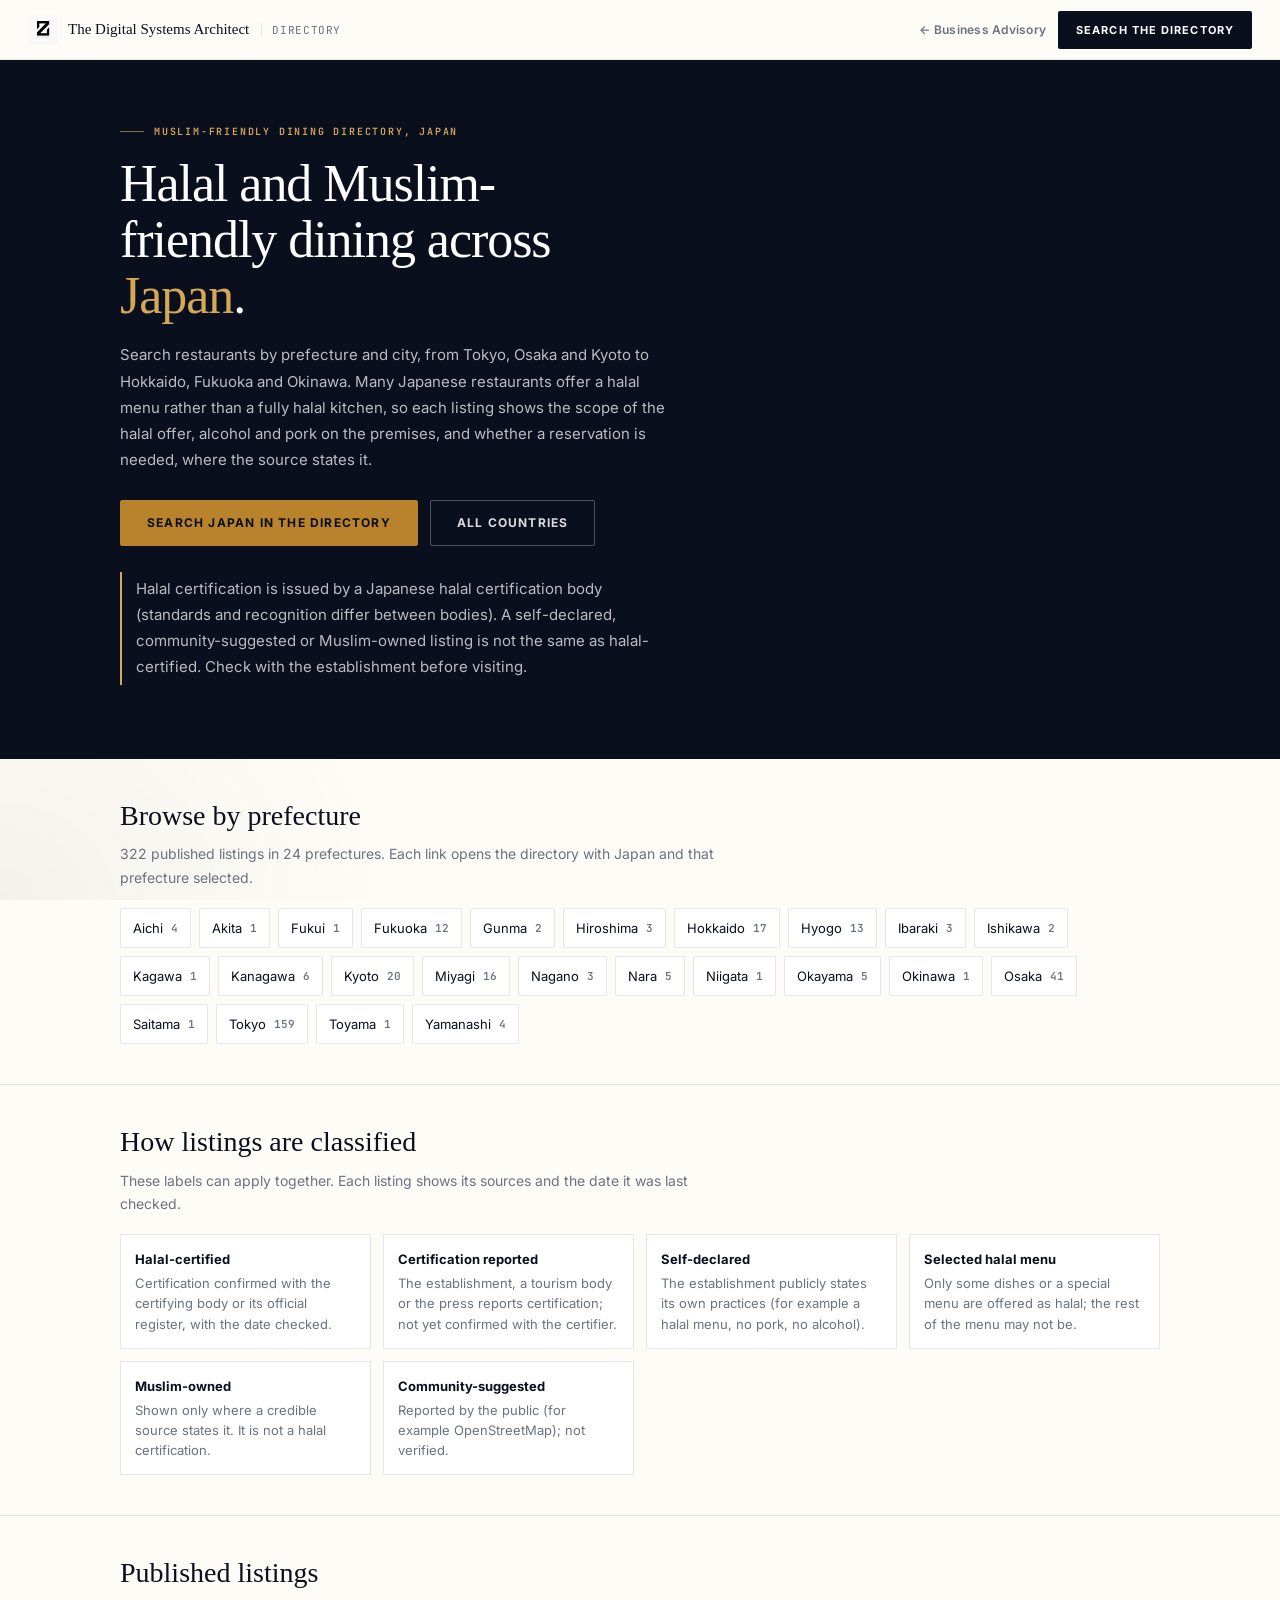
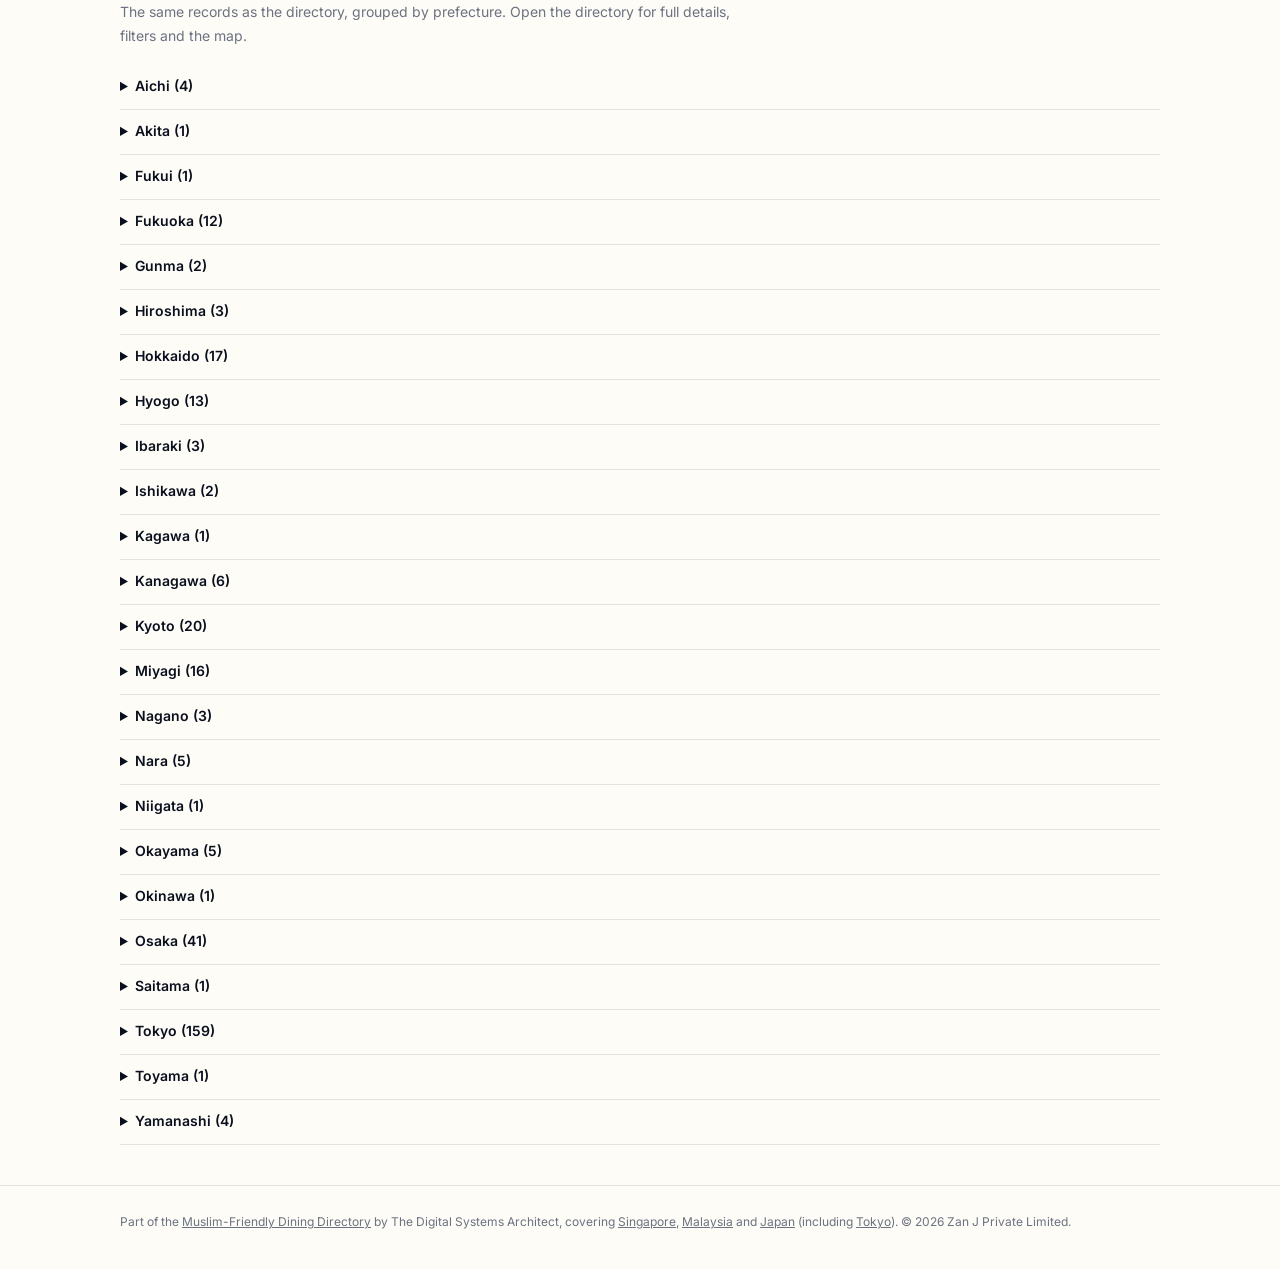
<file: muslim-friendly-directory-japan.html>
<!DOCTYPE html>
<!--
  ============================================================================
  © 2026 Zan J Private Limited (UEN: 202616105R)
  The Digital Systems Architect — https://digi-architect.studio

  This page — its design, layout, code, structure, copy and data schema — is
  the property of Zan J Private Limited (UEN: 202616105R) and is protected by copyright
  under the Copyright Act 2021 (Singapore) and applicable international
  conventions.

  Reproduction, redistribution, adaptation, or use of any part of this page,
  in whole or in part, for any purpose other than viewing it in a browser, is
  prohibited without prior written permission.

  Licensing and permission enquiries: admin@digi-architect.studio
  ============================================================================
-->
<html lang="en">
<head>
<script>(function(w,d,s,l,i){w[l]=w[l]||[];w[l].push({'gtm.start':new Date().getTime(),event:'gtm.js'});var f=d.getElementsByTagName(s)[0],j=d.createElement(s),dl=l!='dataLayer'?'&l='+l:'';j.async=true;j.src='https://www.googletagmanager.com/gtm.js?id='+i+dl;f.parentNode.insertBefore(j,f);})(window,document,'script','dataLayer','GTM-WNG8MK4K');</script>
<meta charset="UTF-8">
<meta name="viewport" content="width=device-width, initial-scale=1.0">
<title>Halal &amp; Muslim-Friendly Restaurants Japan | Dining Directory by Prefecture</title>
<link rel="icon" type="image/png" sizes="48x48" href="/favicon-48.png">
<link rel="apple-touch-icon" href="/apple-touch-icon.png">
<meta name="description" content="Find halal and Muslim-friendly places to eat across Japan, from Tokyo, Osaka and Kyoto to Hokkaido and Okinawa. Each listing shows whether the whole menu or only selected dishes are reported halal, and what is not verified.">
<meta name="copyright" content="© 2026 Zan J Private Limited (UEN: 202616105R). All rights reserved, except where third-party licensing terms apply.">
<meta name="author" content="The Digital Systems Architect — Zan J Private Limited (UEN: 202616105R)">
<meta name="rights" content="All rights reserved, except where third-party licensing terms apply. Reproduction of Zan J Private Limited material requires written permission.">
<meta name="robots" content="index, follow">
<link rel="canonical" href="https://digi-architect.studio/muslim-friendly-directory-japan">
<meta property="og:type" content="website">
<meta property="og:title" content="Halal &amp; Muslim-Friendly Restaurants Japan | Dining Directory by Prefecture">
<meta property="og:description" content="Find halal and Muslim-friendly places to eat across Japan, from Tokyo, Osaka and Kyoto to Hokkaido and Okinawa. Each listing shows whether the whole menu or only selected dishes are reported halal, and what is not verified.">
<meta property="og:url" content="https://digi-architect.studio/muslim-friendly-directory-japan">
<link rel="preconnect" href="https://fonts.googleapis.com">
<link rel="preconnect" href="https://fonts.gstatic.com" crossorigin>
<link href="https://fonts.googleapis.com/css2?family=Inter:wght@400;500;600;700&family=JetBrains+Mono:wght@400;600&display=swap" rel="stylesheet">
<style>
:root{
  --ink:#0A0F1E;--ink-2:#1C2438;
  --gold:#B8832A;--gold-l:#D4A855;--gold-xl:#F0CF8E;
  --sand:#F5F0E8;--cream:#FEFCF7;--muted:#6B7280;
  --line:rgba(10,15,30,0.10);--line-w:rgba(255,255,255,0.12);
  --sage:#3D5A47;--sage-bg:#EBF2EC;
  --good:#2F7A52;--good-bg:#EAF3EE;
  --caution:#92400E;--caution-bg:#FEF3C7;
  --white:#FFFFFF;--ease:cubic-bezier(0.16,1,0.3,1);
  --nav-w:220px;--hdr-h:60px;
  --shadow-sm:0 2px 8px rgba(10,15,30,0.06);
  --shadow-md:0 6px 20px rgba(10,15,30,0.09);
  --shadow-gold:0 8px 28px rgba(184,131,42,0.22);
}
*{box-sizing:border-box;margin:0;padding:0;}
html,body{height:100%;overflow:hidden;}
body{font-family:'Inter',system-ui,sans-serif;background:var(--cream);color:var(--ink);-webkit-font-smoothing:antialiased;}
::selection{background:var(--gold);color:#fff;}
a{color:inherit;text-decoration:none;}
img,svg{display:block;}
h1,h2,h3,h4{font-family:Georgia,'Times New Roman',serif;font-weight:normal;line-height:1.2;color:var(--ink);}
p{color:var(--muted);}
.mono{font-family:'JetBrains Mono',ui-monospace,monospace;}
.page-bg{position:fixed;inset:0;pointer-events:none;z-index:-1;
  background:radial-gradient(ellipse 70% 50% at 80% 0%,rgba(184,131,42,0.09) 0%,transparent 60%),
             radial-gradient(ellipse 50% 60% at 0% 100%,rgba(61,90,71,0.06) 0%,transparent 60%),
             radial-gradient(ellipse 40% 40% at 50% 50%,rgba(184,131,42,0.02) 0%,transparent 70%);}
.site-header{position:fixed;top:0;left:0;right:0;height:var(--hdr-h);z-index:300;background-color:rgba(254,252,247,0.97);backdrop-filter:blur(24px);-webkit-backdrop-filter:blur(24px);border-bottom:1px solid var(--line);display:flex;align-items:center;justify-content:space-between;padding:0 clamp(16px,3vw,28px);gap:12px;}
.hdr-brand{display:flex;align-items:center;gap:10px;font-family:Georgia,'Times New Roman',serif;font-size:15px;color:var(--ink);min-width:0;flex-shrink:1;overflow:hidden;white-space:nowrap;}
.hdr-brand img{height:30px;width:auto;border-radius:4px;flex-shrink:0;}
.hdr-brand-sub{font-size:11px;color:var(--muted);font-family:'JetBrains Mono',monospace;letter-spacing:0.06em;text-transform:uppercase;padding-left:10px;border-left:1px solid var(--line);margin-left:2px;}
@media(max-width:860px){.hdr-brand-sub{display:none;}}
@media(max-width:640px){.hdr-brand span:not(.hdr-brand-sub){display:none;}}
.hdr-right{display:flex;align-items:center;gap:12px;flex-shrink:0;}
.hdr-back{font-size:12px;font-weight:600;color:var(--muted);letter-spacing:0.02em;transition:color .2s;min-height:44px;display:flex;align-items:center;}
.hdr-back:hover{color:var(--gold);}
@media(max-width:768px){.hdr-back{display:none;}}
.hdr-section-label{font-family:'JetBrains Mono',monospace;font-size:10px;font-weight:600;letter-spacing:0.12em;text-transform:uppercase;color:var(--muted);display:none;}
@media(min-width:1025px){.hdr-section-label{display:block;}}
.hdr-cta{font-size:11px;font-weight:700;text-transform:uppercase;letter-spacing:0.1em;color:var(--white);background:var(--ink);padding:0 18px;height:38px;border-radius:2px;transition:background .25s,box-shadow .25s;display:inline-flex;align-items:center;white-space:nowrap;cursor:pointer;border:0;}
.hdr-cta:hover{background:var(--gold);box-shadow:var(--shadow-gold);}
.nav-toggle{display:none;width:44px;height:44px;background:none;border:1px solid var(--line);border-radius:2px;cursor:pointer;align-items:center;justify-content:center;flex-direction:column;gap:5px;padding:0;flex-shrink:0;transition:border-color .2s;}
.nav-toggle:hover{border-color:var(--gold);}
.nav-toggle span{display:block;width:18px;height:2px;background:var(--ink);border-radius:1px;transition:transform .25s var(--ease),opacity .25s;}
.nav-toggle[aria-expanded="true"] span:nth-child(1){transform:translateY(7px) rotate(45deg);}
.nav-toggle[aria-expanded="true"] span:nth-child(2){opacity:0;}
.nav-toggle[aria-expanded="true"] span:nth-child(3){transform:translateY(-7px) rotate(-45deg);}
@media(max-width:1024px){.nav-toggle{display:flex;}}
.nav-backdrop{display:none;position:fixed;inset:0;z-index:390;background:rgba(10,15,30,0.45);opacity:0;transition:opacity .25s;}
.nav-backdrop.is-open{display:block;opacity:1;}
.nav-drawer{position:fixed;top:0;left:0;bottom:0;z-index:400;width:min(300px,85vw);background:var(--cream);border-right:1px solid var(--line);transform:translateX(-100%);transition:transform .3s var(--ease);overflow-y:auto;display:flex;flex-direction:column;padding-bottom:env(safe-area-inset-bottom,0);}
.nav-drawer.is-open{transform:translateX(0);}
@media(min-width:1025px){.nav-drawer,.nav-backdrop{display:none!important;}}
.drawer-header{height:var(--hdr-h);display:flex;align-items:center;justify-content:space-between;padding:0 20px;border-bottom:1px solid var(--line);flex-shrink:0;}
.drawer-brand{font-family:Georgia,'Times New Roman',serif;font-size:14px;color:var(--ink);}
.drawer-close{width:36px;height:36px;border:1px solid var(--line);border-radius:2px;background:none;cursor:pointer;font-size:18px;color:var(--muted);display:flex;align-items:center;justify-content:center;transition:all .2s;}
.drawer-close:hover{border-color:var(--gold);color:var(--gold);}
.drawer-label{font-family:'JetBrains Mono',monospace;font-size:9px;font-weight:600;letter-spacing:0.18em;text-transform:uppercase;color:var(--gold);padding:24px 20px 12px;}
.drawer-nav-list{list-style:none;padding:0 0 24px;}
.drawer-nav-item button{display:flex;align-items:center;gap:12px;padding:11px 20px;font-size:13px;font-weight:500;color:var(--muted);transition:all .15s;min-height:44px;width:100%;background:none;border:0;text-align:left;cursor:pointer;}
.drawer-nav-item button:hover{color:var(--ink);background:var(--sand);}
.drawer-nav-item.active button{color:var(--ink);font-weight:700;background:rgba(184,131,42,0.06);}
.drawer-nav-dot{width:8px;height:8px;border-radius:50%;border:1.5px solid var(--line);background:var(--cream);flex-shrink:0;transition:all .2s;}
.drawer-nav-item.active .drawer-nav-dot{background:var(--gold);border-color:var(--gold);}
.drawer-cta{padding:20px;border-top:1px solid var(--line);margin-top:auto;}
.drawer-cta button{display:flex;align-items:center;justify-content:center;padding:13px;background:var(--ink);color:var(--white);font-size:11px;font-weight:700;text-transform:uppercase;letter-spacing:0.1em;border-radius:2px;transition:background .2s;min-height:44px;width:100%;border:0;cursor:pointer;}
.drawer-cta button:hover{background:var(--gold);}
.page-body{position:fixed;top:var(--hdr-h);left:0;right:0;bottom:0;display:grid;grid-template-columns:var(--nav-w) 1fr;}
@media(max-width:1024px){.page-body{grid-template-columns:1fr;}:root{--nav-w:0px;}}
.side-nav{height:100%;overflow-y:auto;padding:40px 0 40px 28px;border-right:1px solid var(--line);display:flex;flex-direction:column;background:var(--cream);}
@media(max-width:1024px){.side-nav{display:none;}}
.side-nav-label{font-family:'JetBrains Mono',monospace;font-size:9px;font-weight:600;letter-spacing:0.18em;text-transform:uppercase;color:var(--gold);margin-bottom:28px;}
.snav-list{display:flex;flex-direction:column;position:relative;list-style:none;}
.snav-list::before{content:'';position:absolute;left:9px;top:12px;bottom:12px;width:1px;background:linear-gradient(to bottom,transparent,rgba(10,15,30,0.08) 15%,rgba(10,15,30,0.08) 85%,transparent);}
.snav-item{display:flex;align-items:center;gap:12px;padding:7px 0;font-size:12px;font-weight:500;color:var(--muted);cursor:pointer;transition:color .2s;position:relative;background:none;border:0;text-align:left;width:100%;min-height:38px;}
.snav-item:hover{color:var(--ink);}
.snav-item.active{color:var(--ink);font-weight:700;}
.snav-item:focus-visible{outline:2px solid var(--gold);outline-offset:2px;border-radius:2px;}
.snav-dot{width:18px;height:18px;border-radius:50%;border:1.5px solid rgba(10,15,30,0.12);background:var(--cream);flex-shrink:0;z-index:1;display:flex;align-items:center;justify-content:center;transition:all .3s;}
.snav-item.active .snav-dot{background:var(--gold);border-color:var(--gold);box-shadow:0 0 0 4px rgba(184,131,42,0.12);}
.snav-item:hover:not(.active) .snav-dot{border-color:var(--gold);background:rgba(184,131,42,0.07);}
.snav-dot-inner{width:6px;height:6px;border-radius:50%;background:var(--white);opacity:0;}
.snav-item.active .snav-dot-inner{opacity:1;}
.panel-area{position:relative;overflow:hidden;height:100%;}
.view{position:absolute;inset:0;overflow-y:auto;overflow-x:hidden;opacity:0;pointer-events:none;transition:opacity .4s var(--ease);-webkit-overflow-scrolling:touch;}
.view.active{opacity:1;pointer-events:auto;}
.panel-nav{position:fixed;bottom:28px;right:28px;z-index:200;display:flex;gap:8px;transition:bottom .22s var(--ease),opacity .2s;}
/* The nav shares the bottom-right corner with the filter sheet and the drawer.
   Get out of the way rather than fight over z-index. */
body.sheet-open .panel-nav,body.drawer-open .panel-nav{opacity:0;pointer-events:none;}
@media(max-width:480px){.panel-nav{bottom:16px;right:16px;}}
.panel-nav-btn{width:40px;height:40px;border-radius:50%;background:var(--ink);color:var(--white);border:0;cursor:pointer;font-size:16px;display:flex;align-items:center;justify-content:center;transition:background .2s,transform .2s,box-shadow .2s;box-shadow:0 4px 16px rgba(10,15,30,0.22);}
.panel-nav-btn:hover{background:var(--gold);transform:scale(1.08);box-shadow:var(--shadow-gold);}
.panel-nav-btn:focus-visible{outline:2px solid var(--gold);outline-offset:3px;}
.panel-nav-btn:disabled{opacity:0.2;cursor:default;transform:none;box-shadow:none;}
.panel-counter{height:40px;padding:0 16px;border-radius:20px;background:rgba(10,15,30,0.05);border:1px solid var(--line);display:flex;align-items:center;font-family:'JetBrains Mono',monospace;font-size:11px;font-weight:600;color:var(--muted);white-space:nowrap;letter-spacing:0.04em;}
.panel-pad{padding:clamp(40px,5vw,64px) clamp(24px,5vw,56px);}
.section-inner{max-width:820px;}
.section-inner.wide{max-width:1060px;}
.eyebrow{display:inline-flex;align-items:center;gap:10px;font-family:'JetBrains Mono',monospace;font-size:10px;font-weight:600;letter-spacing:0.18em;text-transform:uppercase;color:var(--gold);margin-bottom:14px;}
.eyebrow::before{content:'';width:24px;height:1px;background:var(--gold);opacity:0.6;}
.eyebrow.light{color:var(--gold-l);}.eyebrow.light::before{background:var(--gold-l);}
.btn{display:inline-flex;align-items:center;justify-content:center;gap:8px;font-family:'Inter',sans-serif;font-size:12px;font-weight:700;text-transform:uppercase;letter-spacing:0.1em;padding:0 26px;min-height:44px;border-radius:2px;cursor:pointer;transition:all .25s;border:1.5px solid transparent;}
.btn-primary{background:var(--gold);color:var(--ink);border-color:var(--gold);}
.btn-primary:hover{background:var(--gold-l);box-shadow:var(--shadow-gold);transform:translateY(-1px);}
.btn-ghost-light{background:transparent;color:rgba(255,255,255,0.85);border-color:rgba(255,255,255,0.28);}
.btn-ghost-light:hover{border-color:var(--gold-l);color:var(--gold-xl);}
.btn-dark{background:var(--ink);color:var(--white);border-color:var(--ink);}
.btn-dark:hover{background:var(--gold);border-color:var(--gold);color:var(--ink);box-shadow:var(--shadow-gold);}
.btn-sm{min-height:36px;padding:0 16px;font-size:11px;}
.btn-outline{background:transparent;color:var(--ink);border-color:var(--line);}
.btn-outline:hover{border-color:var(--gold);color:var(--gold);}
.btn:focus-visible{outline:2px solid var(--gold);outline-offset:3px;}
#view-hero{background:var(--ink);}
#view-hero::before{content:'';position:absolute;inset:0;pointer-events:none;background:radial-gradient(ellipse 75% 85% at 95% -5%,rgba(184,131,42,0.20) 0%,transparent 55%),radial-gradient(ellipse 55% 55% at -5% 105%,rgba(61,90,71,0.16) 0%,transparent 55%);}
#view-hero::after{content:'';position:absolute;top:0;right:0;width:420px;height:420px;pointer-events:none;background-image:linear-gradient(rgba(255,255,255,0.025) 1px,transparent 1px),linear-gradient(90deg,rgba(255,255,255,0.025) 1px,transparent 1px);background-size:40px 40px;mask-image:radial-gradient(ellipse 80% 80% at 80% 20%,black 0%,transparent 70%);-webkit-mask-image:radial-gradient(ellipse 80% 80% at 80% 20%,black 0%,transparent 70%);}
.hero-inner{max-width:780px;height:100%;display:flex;flex-direction:column;justify-content:center;position:relative;z-index:1;}
.hero-h1{font-size:clamp(36px,5.5vw,66px);color:var(--white);letter-spacing:-0.028em;line-height:1.04;max-width:15ch;margin-bottom:22px;}
.hero-h1 em{font-style:normal;color:var(--gold-l);}
/* The topic label is the page H1 for search engines; keep its label styling. */
h1.eyebrow{line-height:normal;margin-top:0;}
p.hero-h1{font-family:Georgia,'Times New Roman',serif;font-weight:normal;}
.hero-p{font-size:clamp(14px,1.8vw,16px);color:rgba(255,255,255,0.68);max-width:52ch;margin-bottom:32px;line-height:1.78;}
.hero-btns{display:flex;gap:12px;flex-wrap:wrap;margin-bottom:40px;}
.hero-countries{margin:-24px 0 32px;font-size:13px;color:rgba(255,255,255,.75);}
.hero-countries a{color:var(--gold-l);text-decoration:underline;text-underline-offset:3px;}
.hero-notice{padding:16px 20px;border:1px solid rgba(255,255,255,0.10);background:rgba(255,255,255,0.04);}
.hero-notice-title{font-family:'JetBrains Mono',monospace;font-size:9px;font-weight:700;letter-spacing:0.12em;text-transform:uppercase;color:var(--gold-l);margin-bottom:7px;}
.hero-notice p{font-size:12px;color:rgba(255,255,255,0.55);line-height:1.65;max-width:60ch;}
.hero-notice p b{color:rgba(255,255,255,0.8);font-weight:600;}
.hero-coord{position:absolute;bottom:clamp(24px,4vw,44px);right:clamp(24px,4vw,44px);font-family:'JetBrains Mono',monospace;font-size:9px;color:rgba(255,255,255,0.18);letter-spacing:0.12em;text-transform:uppercase;z-index:1;}
#view-meaning{background:var(--sand);}
.meaning-layout{display:grid;grid-template-columns:1fr 1px 1fr;gap:0;height:100%;align-items:center;}
@media(max-width:860px){.meaning-layout{grid-template-columns:1fr;gap:32px;height:auto;}}
.meaning-left{padding-right:clamp(24px,4vw,56px);}
.meaning-divider{background:linear-gradient(to bottom,transparent,var(--gold) 20%,var(--gold) 80%,transparent);opacity:0.35;align-self:stretch;}
@media(max-width:860px){.meaning-divider{display:none;}}
.meaning-right{padding-left:clamp(24px,4vw,56px);display:flex;flex-direction:column;gap:20px;}
.meaning-quote{font-family:Georgia,'Times New Roman',serif;font-size:clamp(20px,3vw,32px);color:var(--ink);line-height:1.3;margin:18px 0 22px;}
.meaning-body{font-size:clamp(13px,1.5vw,15px);color:var(--muted);max-width:42ch;line-height:1.75;}
.meaning-annotation{padding:16px 18px;border:1px solid var(--line);background:var(--cream);}
.meaning-annotation strong{display:block;font-size:12px;color:var(--ink);margin-bottom:6px;}
.meaning-annotation p{font-size:12px;color:var(--muted);line-height:1.65;}
#view-framework{background:var(--cream);}
.framework-intro{font-size:clamp(13px,1.5vw,15px);max-width:56ch;margin-top:10px;margin-bottom:28px;line-height:1.72;}
.fw-accordion{border:1px solid var(--line);max-width:780px;}
.fw-item{border-bottom:1px solid var(--line);}
.fw-item:last-child{border-bottom:0;}
.fw-btn{width:100%;display:flex;align-items:center;justify-content:space-between;gap:16px;padding:16px 20px;background:none;border:0;cursor:pointer;text-align:left;min-height:52px;transition:background .15s;}
.fw-btn:hover{background:var(--sand);}
.fw-btn-left{display:flex;align-items:center;gap:14px;}
.fw-num{font-family:'JetBrains Mono',monospace;font-size:9px;font-weight:600;color:var(--gold);letter-spacing:0.1em;text-transform:uppercase;flex-shrink:0;}
.fw-title{font-family:Georgia,'Times New Roman',serif;font-size:clamp(13px,1.6vw,15px);color:var(--ink);font-weight:normal;line-height:1.3;transition:color .2s;}
.fw-btn:hover .fw-title{color:var(--gold);}
.fw-toggle{width:20px;height:20px;flex-shrink:0;border:1.5px solid var(--line);border-radius:50%;display:flex;align-items:center;justify-content:center;transition:all .22s;position:relative;}
.fw-btn:hover .fw-toggle{border-color:var(--gold);}
.fw-item.is-open .fw-toggle{background:var(--gold);border-color:var(--gold);}
.fw-toggle::before,.fw-toggle::after{content:'';position:absolute;background:var(--muted);border-radius:1px;transition:all .22s;}
.fw-toggle::before{width:8px;height:1.5px;}
.fw-toggle::after{width:1.5px;height:8px;}
.fw-item.is-open .fw-toggle::before,.fw-item.is-open .fw-toggle::after{background:var(--white);}
.fw-item.is-open .fw-toggle::after{transform:rotate(90deg);opacity:0;}
.fw-panel{overflow:hidden;max-height:0;transition:max-height .32s var(--ease);}
.fw-item.is-open .fw-panel{max-height:300px;}
.fw-body{padding:0 20px 18px calc(20px + 14px + 34px);font-size:13px;color:var(--muted);line-height:1.7;max-width:66ch;}
#view-why{background:var(--sand);}
.why-intro{font-size:clamp(13px,1.5vw,15px);max-width:58ch;margin-top:10px;margin-bottom:28px;line-height:1.72;}
.pro-grid{display:grid;grid-template-columns:repeat(3,1fr);gap:0;border:1px solid var(--line);}
@media(max-width:780px){.pro-grid{grid-template-columns:1fr;}}
.pro-cell{padding:clamp(22px,3vw,32px) clamp(18px,2.5vw,28px);border-right:1px solid var(--line);background:var(--cream);}
.pro-cell:last-child{border-right:0;}
@media(max-width:780px){.pro-cell{border-right:0;border-bottom:1px solid var(--line);}.pro-cell:last-child{border-bottom:0;}}
.pro-cell.dark{background:var(--ink);}
.pro-label{font-family:'JetBrains Mono',monospace;font-size:9px;font-weight:600;letter-spacing:0.1em;text-transform:uppercase;color:var(--gold);margin-bottom:10px;}
.pro-cell.dark .pro-label{color:var(--gold-l);}
.pro-cell h3{font-size:15px;color:var(--ink);margin-bottom:10px;}
.pro-cell.dark h3{color:var(--white);}
.pro-cell p{font-size:13px;line-height:1.65;}
.pro-cell.dark p{color:rgba(255,255,255,0.6);}
.why-method{margin-top:28px;border:1px solid var(--line);display:grid;grid-template-columns:repeat(4,1fr);}
@media(max-width:700px){.why-method{grid-template-columns:repeat(2,1fr);}}
@media(max-width:400px){.why-method{grid-template-columns:1fr;}}
.method-cell{padding:18px 16px;border-right:1px solid var(--line);}
.method-cell:last-child{border-right:0;}
@media(max-width:700px){.method-cell:nth-child(2n){border-right:0;}.method-cell{border-bottom:1px solid var(--line);}.method-cell:nth-last-child(-n+2){border-bottom:0;}}
@media(max-width:400px){.method-cell{border-right:0!important;border-bottom:1px solid var(--line);}.method-cell:last-child{border-bottom:0;}}
.method-idx{font-family:'JetBrains Mono',monospace;font-size:9px;font-weight:600;color:var(--gold);letter-spacing:0.08em;text-transform:uppercase;margin-bottom:8px;}
.method-cell h3{font-size:13px;color:var(--ink);margin-bottom:5px;}
.method-cell p{font-size:12px;line-height:1.55;}
#view-notice{background:var(--cream);}
.notice-intro{font-size:clamp(13px,1.5vw,15px);max-width:56ch;margin-top:10px;margin-bottom:24px;line-height:1.72;}
.notice-box{border:1px solid var(--line);max-width:820px;}
.notice-head{font-family:'JetBrains Mono',monospace;font-size:9px;font-weight:700;text-transform:uppercase;letter-spacing:0.1em;color:var(--gold);padding:14px 20px;border-bottom:1px solid var(--line);background:var(--sand);}
.notice-row{display:flex;gap:16px;align-items:flex-start;padding:12px 20px;border-bottom:1px solid var(--line);}
.notice-row:last-of-type{border-bottom:0;}
.notice-n{font-family:'JetBrains Mono',monospace;font-size:9px;font-weight:700;color:var(--gold);flex-shrink:0;letter-spacing:0.06em;padding-top:2px;min-width:20px;}
.notice-row p{font-size:13px;color:var(--muted);line-height:1.65;}
.notice-row p mark{background:rgba(184,131,42,0.12);color:var(--ink);font-weight:600;padding:0 3px;}
.notice-more{font-family:'JetBrains Mono',monospace;font-size:10px;color:var(--muted);padding:12px 20px;border-top:1px solid var(--line);background:var(--sand);}
/* ── DIRECTORY PANEL — REDESIGNED ── */
#view-directory{background:var(--cream);overflow:hidden;}
.dir-panel-inner{height:100%;display:flex;flex-direction:column;}
/* Top bar */
.dir-panel-top{flex-shrink:0;padding:clamp(18px,2.5vw,32px) clamp(16px,3vw,32px) 0;}
.dir-top-row{display:flex;align-items:flex-end;justify-content:space-between;gap:16px;flex-wrap:wrap;margin-bottom:6px;}
.dir-top-row h2{font-size:clamp(18px,2.5vw,28px);margin:0;}
.dir-subtitle{font-size:12px;color:var(--muted);line-height:1.6;padding-bottom:14px;}
/* View switcher */
.view-switcher{display:flex;border:1px solid var(--line);border-radius:2px;overflow:hidden;flex-shrink:0;}
.vsw-btn{display:flex;align-items:center;gap:6px;padding:0 14px;height:36px;font-size:11px;font-weight:700;letter-spacing:0.06em;text-transform:uppercase;background:none;border:0;cursor:pointer;color:var(--muted);transition:background .15s,color .15s;white-space:nowrap;}
.vsw-btn+.vsw-btn{border-left:1px solid var(--line);}
.vsw-btn.active{background:var(--ink);color:var(--white);}
.vsw-btn svg{width:14px;height:14px;stroke:currentColor;fill:none;stroke-width:2;stroke-linecap:round;stroke-linejoin:round;}
.vsw-btn:focus-visible{outline:2px solid var(--gold);outline-offset:-2px;}
/* Body grid */
.dir-panel-body{flex:1;min-height:0;display:grid;grid-template-columns:360px 1fr;border-top:1px solid var(--line);}
@media(max-width:1100px){.dir-panel-body{grid-template-columns:300px 1fr;}}
@media(max-width:767px){.dir-panel-body{display:block;position:relative;height:100%;}}
/* Left column — search + filters + results */
.dir-left-col{display:flex;flex-direction:column;overflow:hidden;border-right:1px solid var(--line);}
@media(max-width:767px){.dir-left-col{height:100%;}
.dir-is-mapview .dir-left-col{display:none;}}
/* Search row */
.dir-search-row{display:flex;align-items:center;gap:8px;padding:10px 14px;border-bottom:1px solid var(--line);flex-shrink:0;background:var(--cream);}
.dir-search-wrap{flex:1;min-width:0;}
.dir-field{width:100%;border:1px solid var(--line);border-radius:2px;background:var(--white);padding:9px 12px;font-size:16px;color:var(--ink);font-family:'Inter',sans-serif;outline:none;transition:border-color .2s;}
.dir-field:focus{border-color:var(--gold);box-shadow:0 0 0 3px rgba(184,131,42,0.12);}
.dir-field::placeholder{font-size:13px;color:var(--muted);}
.dir-filter-btn{display:flex;align-items:center;gap:5px;height:38px;padding:0 12px;border:1px solid var(--line);border-radius:2px;background:var(--white);color:var(--ink);font-size:11px;font-weight:700;letter-spacing:0.05em;text-transform:uppercase;cursor:pointer;white-space:nowrap;transition:border-color .2s,background .2s;flex-shrink:0;}
.dir-filter-btn:hover{border-color:var(--gold);}
.dir-filter-btn.has-filters{border-color:var(--gold);background:rgba(184,131,42,0.06);color:var(--gold);}
.dir-filter-btn svg{width:13px;height:13px;stroke:currentColor;fill:none;stroke-width:2;}
/* Mobile filter button: only visible on mobile */

/* Desktop inline filters */
.dir-filters-inline{flex-shrink:0;padding:10px 14px;border-bottom:1px solid var(--line);background:var(--sand);}

.dir-filters-inline>summary{list-style:none;cursor:pointer;font-size:10px;font-weight:700;color:var(--muted);font-family:'JetBrains Mono',monospace;letter-spacing:0.06em;text-transform:uppercase;display:flex;align-items:center;justify-content:space-between;min-height:34px;}
.dir-filters-inline>summary:focus-visible{outline:2px solid var(--gold);outline-offset:2px;}
.dir-filters-inline>summary::-webkit-details-marker{display:none;}
.dir-filters-inline>summary::after{content:'+ Filters';color:var(--gold);}
.inline-count{margin-left:8px;color:var(--gold);font-weight:700;}
.fbtn-count{font-weight:700;}
.dir-filters-inline[open]>summary::after{content:'− Close';}
.dir-filters-body{display:grid;grid-template-columns:1fr 1fr;gap:6px 8px;}
@media(max-width:1100px){.dir-filters-body{grid-template-columns:1fr;}}
/* Capped, internally scrolling filter body — the panel can never push results off-screen. */
.dir-filters-scroll{max-height:min(34vh,272px);overflow-y:auto;overscroll-behavior:contain;margin-top:10px;padding-right:4px;}
.dir-filters-scroll::-webkit-scrollbar{width:6px;}
.dir-filters-scroll::-webkit-scrollbar-thumb{background:rgba(10,15,30,0.18);border-radius:3px;}
/* Compact field metrics — scoped to the desktop panel only, so the mobile sheet keeps its 16px inputs (no iOS zoom). */
.dir-filters-inline .filter-label{font-size:9px;margin-bottom:3px;letter-spacing:0.05em;}
.dir-filters-inline .dir-select{padding:6px 8px;font-size:13px;}
/* Collapsible advanced groups */
.fgroup{border-top:1px solid var(--line);margin-top:8px;padding-top:8px;}
.fgroup>summary{list-style:none;cursor:pointer;font-family:'JetBrains Mono',monospace;font-size:9px;font-weight:700;letter-spacing:0.08em;text-transform:uppercase;color:var(--muted);display:flex;align-items:center;gap:6px;min-height:28px;transition:color .15s;}
.fgroup>summary::-webkit-details-marker{display:none;}
.fgroup>summary::before{content:'+';color:var(--gold);font-size:12px;width:10px;flex-shrink:0;}
.fgroup[open]>summary::before{content:'\2212';}
.fgroup>summary:hover{color:var(--ink);}
.fgroup>summary:focus-visible{outline:2px solid var(--gold);outline-offset:2px;}
.fgroup .dir-filters-body{margin-top:6px;}
.fgroup-count{margin-left:auto;color:var(--gold);font-weight:700;}

.filter-label{font-size:10px;font-weight:700;color:var(--muted);text-transform:uppercase;letter-spacing:0.06em;font-family:'JetBrains Mono',monospace;display:block;margin-bottom:4px;}
.dir-select{width:100%;border:1px solid var(--line);border-radius:2px;background:var(--white);padding:8px 10px;font-size:14px;color:var(--ink);font-family:'Inter',sans-serif;outline:none;transition:border-color .2s;}
.dir-select:focus{border-color:var(--gold);}
.dir-filter-actions{display:flex;gap:8px;margin-top:8px;padding-top:8px;border-top:1px solid var(--line);position:sticky;bottom:0;background:var(--sand);}
/* Active chips */
.active-chips{display:flex;flex-wrap:wrap;gap:5px;padding:8px 14px;flex-shrink:0;border-bottom:1px solid var(--line);}
.active-chips:empty{padding:0;border-bottom:0;}
.chip{display:inline-flex;align-items:center;gap:5px;background:rgba(184,131,42,0.08);border:1px solid rgba(184,131,42,0.25);color:var(--ink);border-radius:2px;padding:4px 8px;font-size:11px;font-weight:600;}
.chip button{border:0;background:none;color:var(--muted);font-size:13px;line-height:1;padding:0 2px;cursor:pointer;}
.chip button:hover{color:var(--gold);}
/* Result count row */
.dir-topline{padding:8px 14px;border-bottom:1px solid var(--line);flex-shrink:0;display:flex;align-items:center;justify-content:space-between;gap:8px;}
.dir-topline strong{font-family:'JetBrains Mono',monospace;font-size:10px;color:var(--muted);text-transform:uppercase;letter-spacing:0.06em;}
/* Results list */
.dir-results{flex:1;overflow-y:auto;-webkit-overflow-scrolling:touch;}
.records-list{}
.record-row{padding:14px 14px;border-bottom:1px solid var(--line);transition:background .15s;cursor:pointer;}
.record-row:last-child{border-bottom:0;}
.record-row:hover{background:var(--sand);}
.record-row.is-selected{background:rgba(184,131,42,0.06);box-shadow:inset 3px 0 0 var(--gold);}
.record-row.is-demo{border-left:3px solid #A78BFA;}
.record-main h4{font-family:Georgia,'Times New Roman',serif;font-size:14px;color:var(--ink);font-weight:normal;margin-bottom:2px;}
.record-meta{font-size:11px;color:var(--muted);margin-bottom:8px;}
.record-badges{display:flex;gap:5px;flex-wrap:wrap;margin-bottom:8px;}
.badge{font-family:'JetBrains Mono',monospace;font-size:9px;font-weight:600;padding:2px 7px;border-radius:2px;letter-spacing:0.03em;white-space:nowrap;}
.badge-self{background:var(--sand);color:var(--ink);border:1px solid var(--line);}
.badge-not-halal{background:var(--caution-bg);color:var(--caution);}
.badge-halal{background:var(--good-bg);color:var(--good);}
.badge-demo{background:#EDE9FE;color:#5B21B6;border:1px solid #C4B5FD;}
.static-listings{list-style:none;margin:0;padding:8px 14px;font-size:13px;line-height:1.5;}
.static-listings li{padding:10px 0;border-bottom:1px solid var(--line);}
.badge-listed{background:transparent;color:var(--sage);border:1px solid var(--sage);}
.badge-community{background:transparent;color:var(--muted);border:1px dashed var(--line);}
.badge-unverified{background:transparent;color:var(--muted);border:1px dashed var(--muted);}
.record-badges .badge+.badge{margin-left:4px;}
.category-key{display:flex;flex-wrap:wrap;gap:6px 14px;align-items:center;font-size:11px;line-height:1.5;color:var(--muted);margin:8px 14px 4px;}
.category-key .badge{margin-right:4px;}
.category-key .country-note{flex-basis:100%;color:var(--ink);font-size:12px;line-height:1.5;}
.country-switch{display:inline-flex;gap:0;margin-top:8px;border:1px solid var(--line);border-radius:2px;overflow:hidden;}
.country-switch button{min-height:32px;padding:0 12px;border:0;border-right:1px solid var(--line);background:var(--white);color:var(--ink);font-size:11px;font-weight:600;letter-spacing:0.04em;text-transform:uppercase;cursor:pointer;font-family:inherit;}
.country-switch button:last-child{border-right:0;}
.country-switch button[aria-pressed="true"]{background:var(--ink);color:var(--white);}
.country-switch button:focus-visible{outline:2px solid var(--gold);outline-offset:-2px;}
.badge-scope{background:transparent;color:var(--caution,#9a6b00);border:1px solid currentColor;}
.scope-note{margin:6px 0 0;font-size:12px;line-height:1.45;color:var(--caution,#9a6b00);font-weight:600;}
.record-local{font-size:12px;color:var(--muted);margin:-2px 0 4px;}
.show-more-row{display:flex;justify-content:center;padding:14px;}
.record-chips{display:flex;flex-wrap:wrap;gap:4px;margin-bottom:8px;}
.dchip{font-size:10px;font-weight:600;border-radius:2px;padding:3px 7px 3px 5px;display:inline-flex;align-items:center;gap:3px;white-space:nowrap;}
.dchip.positive{background:var(--good-bg);color:var(--good);}
.dchip.caution{background:var(--caution-bg);color:var(--caution);}
.dchip.neutral{background:var(--sand);color:var(--muted);border:1px solid var(--line);}
.dchip svg{width:9px;height:9px;stroke-width:3;fill:none;stroke:currentColor;}
.record-foot{display:flex;align-items:center;gap:8px;flex-wrap:wrap;}
.last-updated{font-family:'JetBrains Mono',monospace;font-size:9px;color:var(--muted);white-space:nowrap;flex:1;}
.no-map-note{font-family:'JetBrains Mono',monospace;font-size:9px;color:var(--muted);border:1px dashed var(--line);padding:4px 8px;border-radius:2px;white-space:nowrap;}
.map-empty{position:absolute;inset:0;display:none;align-items:center;justify-content:center;text-align:center;padding:24px;background:rgba(254,252,247,0.94);font-size:13px;color:var(--muted);line-height:1.6;z-index:500;}
.map-empty.visible{display:flex;}
.decl-drawer-body,.filter-sheet-body,.dir-results{overscroll-behavior:contain;}
.demo-disclaimer{font-size:11px;color:#5B21B6;background:#EDE9FE;padding:8px 10px;border-left:2px solid #7C3AED;margin-top:8px;line-height:1.55;border-radius:0 2px 2px 0;}
.empty-state{text-align:center;padding:40px 20px;color:var(--muted);display:none;}
.empty-state.visible{display:block;}
.empty-state h3{font-size:15px;color:var(--ink);margin-bottom:8px;}
.empty-state p{font-size:13px;}
/* Right column — map */
.dir-right-col{display:flex;flex-direction:column;overflow:hidden;position:relative;}
@media(max-width:767px){
  .dir-right-col{position:absolute;inset:0;display:none;}
  .dir-is-mapview .dir-right-col{display:flex;}
}
#declarationMap{flex:1;min-height:0;width:100%;}
.leaflet-container{z-index:0;height:100%!important;}
.leaflet-pane,.leaflet-top,.leaflet-bottom{z-index:auto;}
.map-fallback{flex:1;display:flex;align-items:center;justify-content:center;padding:2rem;text-align:center;color:var(--muted);font-size:13px;}
.marker-selected{filter:drop-shadow(0 0 6px rgba(184,131,42,0.9));}
/* Map selected preview */
.map-preview{flex-shrink:0;border-top:1px solid var(--line);background:var(--white);padding:12px 16px;display:flex;align-items:flex-start;gap:12px;}
.map-preview[hidden]{display:none;}
.map-preview-content{flex:1;min-width:0;}
.map-preview-name{font-family:Georgia,'Times New Roman',serif;font-size:14px;color:var(--ink);font-weight:normal;margin-bottom:2px;}
.map-preview-meta{font-size:11px;color:var(--muted);margin-bottom:8px;}
.map-preview-close{border:1px solid var(--line);background:none;color:var(--muted);width:28px;height:28px;border-radius:2px;cursor:pointer;font-size:16px;display:flex;align-items:center;justify-content:center;flex-shrink:0;}
.map-preview-close:hover{border-color:var(--gold);color:var(--gold);}
/* Mobile return bar */
.map-return-bar{flex-shrink:0;padding:10px 14px;border-top:1px solid var(--line);background:var(--cream);display:none;}
@media(max-width:767px){.dir-is-mapview .map-return-bar{display:flex;gap:8px;align-items:center;}}
.lp-name{font-weight:700;color:var(--ink);font-size:13px;}
.lp-meta{font-size:11px;color:var(--muted);margin:2px 0 7px;}
.lp-badge{font-family:'JetBrains Mono',monospace;font-size:9px;font-weight:700;color:var(--caution);text-transform:uppercase;letter-spacing:0.03em;margin-bottom:7px;display:block;}
.lp-btn{border:0;background:var(--ink);color:var(--white);font-size:11px;font-weight:700;padding:6px 10px;border-radius:2px;cursor:pointer;}
/* Filter bottom sheet */
.filter-sheet-backdrop{position:fixed;inset:0;background:rgba(10,15,30,0.45);z-index:490;display:none;opacity:0;transition:opacity .25s;}
.filter-sheet-backdrop.is-open{display:block;opacity:1;}
.filter-sheet{position:fixed;bottom:0;left:0;right:0;z-index:500;background:var(--cream);border-top:1px solid var(--line);border-radius:16px 16px 0 0;transform:translateY(100%);transition:transform .3s var(--ease);max-height:82dvh;display:flex;flex-direction:column;padding-bottom:env(safe-area-inset-bottom,0);}
.filter-sheet.is-open{transform:translateY(0);}
/* Grab handle — the affordance that tells a thumb this can be pulled down. */
.sheet-grab{padding:10px 0 4px;display:flex;justify-content:center;cursor:grab;touch-action:none;flex-shrink:0;}
.sheet-grab span{display:block;width:44px;height:5px;border-radius:3px;background:rgba(10,15,30,0.18);transition:background .2s;}
.filter-sheet.is-dragging{transition:none;}
.filter-sheet.is-dragging .sheet-grab span{background:var(--gold);}
.sheet-count{color:var(--gold);font-family:'JetBrains Mono',monospace;font-size:11px;margin-left:8px;}
.filter-sheet-header{display:flex;align-items:center;justify-content:space-between;padding:8px 20px 14px;border-bottom:1px solid var(--line);flex-shrink:0;}
.filter-sheet-header span{font-family:Georgia,'Times New Roman',serif;font-size:15px;color:var(--ink);}
.filter-sheet-close{width:44px;height:44px;border:1px solid var(--line);border-radius:2px;background:none;cursor:pointer;font-size:22px;color:var(--ink);display:flex;align-items:center;justify-content:center;flex-shrink:0;}
.filter-sheet-close:focus-visible{outline:2px solid var(--gold);outline-offset:2px;}
.filter-sheet-close:hover{border-color:var(--gold);color:var(--gold);}
.filter-sheet-body{overflow-y:auto;padding:16px 20px;display:grid;gap:14px;flex:1;}
.filter-sheet-footer{padding:14px 20px;border-top:1px solid var(--line);display:flex;gap:10px;flex-shrink:0;}
.result-count{font-family:'JetBrains Mono',monospace;font-size:10px;color:var(--muted);}
#view-how{background:var(--sand);}
.how-intro{font-size:clamp(13px,1.5vw,15px);max-width:56ch;margin-top:10px;margin-bottom:28px;line-height:1.72;}
.how-grid{display:grid;grid-template-columns:repeat(5,1fr);gap:0;border:1px solid var(--line);position:relative;}
.how-grid::before{content:'';position:absolute;top:0;left:0;right:0;height:3px;background:linear-gradient(90deg,var(--gold),rgba(184,131,42,0.15));z-index:1;}
@media(max-width:900px){.how-grid{grid-template-columns:repeat(2,1fr);}.how-grid::before{width:3px;height:auto;background:linear-gradient(to bottom,var(--gold),rgba(184,131,42,0.15));top:0;bottom:0;left:0;right:auto;}}
@media(max-width:440px){.how-grid{grid-template-columns:1fr;}}
.how-step{padding:clamp(20px,2.5vw,28px) clamp(14px,1.8vw,20px);border-right:1px solid var(--line);}
.how-step:last-child{border-right:0;}
@media(max-width:900px){.how-step:nth-child(2n){border-right:0;}.how-step{border-bottom:1px solid var(--line);}.how-step:nth-last-child(-n+2){border-bottom:0;}}
@media(max-width:440px){.how-step{border-right:0!important;border-bottom:1px solid var(--line);}.how-step:last-child{border-bottom:0;}}
.how-n{font-family:'JetBrains Mono',monospace;font-size:9px;font-weight:600;color:var(--gold);letter-spacing:0.1em;text-transform:uppercase;margin-bottom:10px;display:flex;align-items:center;gap:8px;}
.how-n-dot{width:20px;height:20px;border-radius:50%;border:1.5px solid var(--gold);display:flex;align-items:center;justify-content:center;flex-shrink:0;font-size:9px;font-weight:700;color:var(--gold);background:var(--sand);}
.how-step:hover .how-n-dot{background:var(--gold);color:var(--white);}
.how-step h3{font-size:13px;color:var(--ink);margin-bottom:6px;font-family:Georgia,'Times New Roman',serif;font-weight:normal;}
.how-step p{font-size:12px;line-height:1.58;}
.how-outcome{margin-top:22px;padding:16px 22px;background:var(--ink);display:flex;align-items:center;gap:16px;flex-wrap:wrap;}
.how-outcome-label{font-family:'JetBrains Mono',monospace;font-size:9px;font-weight:700;letter-spacing:0.12em;text-transform:uppercase;color:var(--gold-l);white-space:nowrap;flex-shrink:0;}
.how-outcome p{font-size:13px;color:rgba(255,255,255,0.65);line-height:1.6;}
#view-faq{background:var(--cream);}
.faq-info-layout{display:grid;grid-template-columns:1fr 320px;gap:40px;max-width:1020px;}
@media(max-width:860px){.faq-info-layout{grid-template-columns:1fr;gap:28px;}}
.faq-list{max-width:640px;}
.faq-item{border-bottom:1px solid var(--line);}
.faq-btn{width:100%;display:flex;align-items:flex-start;justify-content:space-between;gap:16px;padding:16px 0;background:none;border:0;cursor:pointer;text-align:left;min-height:44px;}
.faq-q{font-family:Georgia,'Times New Roman',serif;font-size:clamp(13px,1.6vw,15px);color:var(--ink);font-weight:normal;line-height:1.35;transition:color .2s;}
.faq-btn:hover .faq-q{color:var(--gold);}
.faq-btn:focus-visible{outline:2px solid var(--gold);outline-offset:2px;}
.faq-icon{width:20px;height:20px;flex-shrink:0;margin-top:2px;border:1.5px solid var(--line);border-radius:50%;display:flex;align-items:center;justify-content:center;transition:all .22s;position:relative;}
.faq-btn:hover .faq-icon{border-color:var(--gold);}
.faq-item.open .faq-icon{background:var(--gold);border-color:var(--gold);}
.faq-icon::before,.faq-icon::after{content:'';position:absolute;background:var(--muted);border-radius:1px;transition:all .22s;}
.faq-icon::before{width:8px;height:1.5px;}
.faq-icon::after{width:1.5px;height:8px;}
.faq-item.open .faq-icon::before,.faq-item.open .faq-icon::after{background:var(--white);}
.faq-item.open .faq-icon::after{transform:rotate(90deg);opacity:0;}
.faq-panel{overflow:hidden;max-height:0;transition:max-height .32s var(--ease);}
.faq-item.open .faq-panel{max-height:400px;}
.faq-answer{padding:0 0 16px;font-size:13px;color:var(--muted);line-height:1.72;}
.info-card{background:var(--ink);padding:clamp(24px,3vw,36px);border-radius:2px;position:relative;overflow:hidden;display:flex;flex-direction:column;gap:16px;box-shadow:0 16px 52px rgba(10,15,30,0.16);}
.info-card::before{content:'';position:absolute;top:0;left:0;bottom:0;width:3px;background:linear-gradient(to bottom,var(--gold),rgba(184,131,42,0.3));}
.info-card::after{content:'';position:absolute;width:200px;height:200px;border-radius:50%;background:radial-gradient(circle,rgba(184,131,42,0.14) 0%,transparent 70%);top:-60px;right:-60px;pointer-events:none;}
.info-card .eyebrow{color:var(--gold-l);}.info-card .eyebrow::before{background:var(--gold-l);}
.info-card h3{color:var(--white);font-size:clamp(16px,2vw,20px);line-height:1.22;}
.info-card p{font-size:13px;color:rgba(255,255,255,0.58);line-height:1.68;}
.info-card-btns{display:flex;flex-direction:column;gap:8px;}
.footer-line{margin-top:24px;padding-top:16px;border-top:1px solid var(--line);font-family:'JetBrains Mono',monospace;font-size:9px;color:var(--muted);letter-spacing:0.05em;line-height:2.1;max-width:640px;}
.footer-line a{color:var(--muted);transition:color .2s;}.footer-line a:hover{color:var(--gold);}
.footer-links-row{display:flex;flex-wrap:wrap;gap:10px;margin-bottom:8px;}
.drawer-backdrop{position:fixed;inset:0;background:rgba(10,15,30,0.55);z-index:1000;opacity:0;transition:opacity .2s;display:none;}
.drawer-backdrop.is-open{opacity:1;display:block;}
.decl-drawer{position:fixed;top:0;right:0;height:100%;width:min(460px,100%);background:var(--white);z-index:1100;transform:translateX(100%);transition:transform .22s var(--ease);display:flex;flex-direction:column;box-shadow:-8px 0 32px rgba(10,15,30,0.15);}
.decl-drawer.is-open{transform:translateX(0);}
@media(max-width:520px){.decl-drawer{width:100%;}}
.decl-drawer-hdr{display:flex;justify-content:space-between;gap:12px;align-items:flex-start;padding:20px;border-bottom:1px solid var(--line);flex-shrink:0;}
.decl-drawer-hdr h2{font-size:17px;color:var(--ink);}
.decl-drawer-close{border:1px solid var(--line);background:none;color:var(--ink);width:32px;height:32px;font-size:18px;line-height:1;flex-shrink:0;border-radius:2px;cursor:pointer;display:flex;align-items:center;justify-content:center;}
.decl-drawer-close:hover{background:var(--ink);color:var(--white);}
.decl-drawer-body{padding:16px 20px 40px;overflow-y:auto;display:grid;gap:20px;flex:1;}
.drawer-sec-title{font-family:'JetBrains Mono',monospace;font-size:9px;font-weight:700;text-transform:uppercase;letter-spacing:0.08em;color:var(--gold);margin-bottom:10px;}
.detail-list{display:grid;gap:7px;}
.detail-list div{display:flex;justify-content:space-between;gap:12px;font-size:13px;border-bottom:1px dashed var(--line);padding-bottom:6px;}
.detail-list dt{color:var(--muted);}
.detail-list dd{margin:0;font-weight:600;color:var(--ink);text-align:right;}
.detail-list dt{flex:0 0 auto;max-width:42%;}.detail-list dd{min-width:0;overflow-wrap:anywhere;}
.link-row{display:flex;gap:10px;flex-wrap:wrap;margin-top:8px;}
.link-row a{font-size:12px;font-weight:700;color:var(--ink);text-decoration:underline;text-decoration-color:var(--gold);}
.decl-list{display:grid;gap:8px;}
.decl-item{display:flex;gap:10px;align-items:flex-start;padding:10px;border-left:2px solid transparent;}
.decl-item.positive{background:var(--good-bg);border-left-color:var(--good);}
.decl-item.caution{background:var(--caution-bg);border-left-color:var(--caution);}
.decl-marker{font-family:'JetBrains Mono',monospace;font-size:9px;font-weight:700;letter-spacing:0.04em;padding:2px 5px;background:rgba(255,255,255,0.6);flex-shrink:0;margin-top:2px;}
.decl-item div strong{display:block;font-size:13px;color:var(--ink);margin-bottom:3px;}
.decl-item div p{font-size:12px;color:var(--muted);line-height:1.45;}
.drawer-plain{font-size:13px;color:var(--ink);line-height:1.6;}
.drawer-disclaimer{font-size:12px;color:var(--muted);line-height:1.6;font-style:italic;border-top:1px solid var(--line);padding-top:14px;}
.lp-name{font-weight:700;color:var(--ink);font-size:13px;}
.lp-meta{font-size:11px;color:var(--muted);margin:2px 0 7px;}
.lp-badge{font-family:'JetBrains Mono',monospace;font-size:9px;font-weight:700;color:var(--caution);text-transform:uppercase;letter-spacing:0.03em;margin-bottom:7px;display:block;}
.lp-btn{border:0;background:var(--ink);color:var(--white);font-size:11px;font-weight:700;padding:6px 10px;border-radius:2px;cursor:pointer;}
@media(prefers-reduced-motion:reduce){.view,.snav-dot,.btn,.fw-panel,.faq-panel,.decl-drawer,.nav-drawer{transition:none!important;animation:none!important;}}

/* ============================================================
   FILTER SURFACE — chosen by INPUT, not by screen width.
   A 30px dropdown is fine under a cursor and hostile under a thumb;
   that is true at 768px and at 1366px. Width then decides density.
   An iPad with a Magic Keyboard reports pointer:fine and correctly
   gets the dropdown — the layout follows how the device is held.
============================================================ */
@media (hover: hover) and (pointer: fine){
  .dir-filter-btn-mobile{display:none;}
}
@media (hover: none),(pointer: coarse){
  .dir-filter-btn-desktop{display:none;}
  .filter-dropdown{display:none!important;}
}
/* ── Top row: title + toolbar ── */
.dir-panel-top{position:relative;z-index:20;}
.dir-top-row{display:flex;align-items:flex-end;justify-content:space-between;gap:16px;flex-wrap:wrap;margin-bottom:10px;}
.dir-title{min-width:0;flex:1 1 260px;}
.dir-title h2{font-size:clamp(18px,2.5vw,28px);margin:0;}
.dir-toolbar{display:flex;align-items:center;gap:8px;flex-wrap:wrap;flex-shrink:0;}
.dir-search-wrap{position:relative;display:flex;align-items:center;width:clamp(200px,24vw,300px);}
.dir-toolbar .dir-search-wrap .dir-field{width:100%;padding-left:34px;padding-right:40px;}
.search-icon{position:absolute;left:11px;width:15px;height:15px;stroke:var(--muted);fill:none;stroke-width:2;stroke-linecap:round;pointer-events:none;transition:stroke .2s;}
.dir-search-wrap:focus-within .search-icon{stroke:var(--gold);}
.search-go{position:absolute;right:4px;width:32px;height:32px;display:flex;align-items:center;justify-content:center;border:0;border-radius:2px;background:transparent;color:var(--muted);cursor:pointer;transition:background .2s,color .2s;}
.search-go svg{width:15px;height:15px;stroke:currentColor;fill:none;stroke-width:2;stroke-linecap:round;stroke-linejoin:round;}
.search-go:hover{background:var(--ink);color:var(--white);}
.search-go:focus-visible{outline:2px solid var(--gold);outline-offset:2px;}
/* type=search shows a native clear ✕; keep our button clear of it */
.dir-field::-webkit-search-cancel-button{margin-right:34px;}
@media(max-width:900px){
  .dir-top-row{align-items:stretch;}
  .dir-toolbar{width:100%;}
  .dir-toolbar .dir-search-wrap{flex:1 1 180px;width:auto;}
}
/* ── Desktop dropdown: overlays the map, so the map never resizes and
      the results never shift. Freed from the 360px column, 12 fields
      fit in 3 rows across the full width — no disclosure groups needed. ── */
.filter-dropdown{
  position:absolute;top:100%;left:0;right:0;z-index:450;
  background:var(--cream);border:1px solid var(--line);border-top:0;
  box-shadow:0 18px 44px rgba(10,15,30,0.14);
  padding:16px clamp(16px,3vw,32px) 14px;
  max-height:min(52vh,420px);overflow-y:auto;overscroll-behavior:contain;
}
.filter-dropdown[hidden]{display:none;}
.fd-grid{display:grid;grid-template-columns:repeat(3,1fr);gap:10px 14px;}
@media(min-width:1500px){.fd-grid{grid-template-columns:repeat(4,1fr);}}
@media(max-width:1000px){.fd-grid{grid-template-columns:repeat(2,1fr);}}
.filter-dropdown .filter-label{font-size:9px;margin-bottom:3px;}
.filter-dropdown .dir-select{padding:7px 9px;font-size:13px;}
.fd-actions{display:flex;align-items:center;gap:8px;justify-content:flex-end;margin-top:14px;padding-top:12px;border-top:1px solid var(--line);position:sticky;bottom:-14px;background:var(--cream);}
.fd-count{font-family:'JetBrains Mono',monospace;font-size:10px;color:var(--gold);font-weight:700;margin-right:auto;}
.dir-filter-btn[aria-expanded="true"]{background:var(--ink);color:var(--white);border-color:var(--ink);}
/* ── Sort belongs with the results, not the filters ── */
.dir-topline{gap:12px;}
.sort-inline{display:flex;align-items:center;gap:6px;flex-shrink:0;}
.sort-lbl{font-family:'JetBrains Mono',monospace;font-size:9px;font-weight:700;letter-spacing:0.06em;text-transform:uppercase;color:var(--muted);}
.sort-inline .dir-select{width:auto;padding:5px 8px;font-size:12px;border:1px solid var(--line);}
/* ── Sheet density: iPad is not a stretched phone ── */
@media(min-width:600px){
  .filter-sheet-body{grid-template-columns:1fr 1fr;gap:14px 16px;}
  .filter-sheet{max-height:76dvh;}
}
.rights-line{display:block;margin-top:8px;max-width:52ch;font-size:0.92em;line-height:1.7;opacity:0.6;}
@media(max-width:480px){}
.social-block{margin-top:26px;padding-top:20px;border-top:1px solid var(--line);text-align:center;}
.social-heading{display:block;font-family:'JetBrains Mono',monospace;font-size:10px;font-weight:700;letter-spacing:0.14em;text-transform:uppercase;color:var(--muted);margin-bottom:14px;}
.social-row{display:flex;flex-wrap:wrap;justify-content:center;align-items:center;gap:12px;}
.soc-chip{display:inline-flex;align-items:center;gap:6px;text-decoration:none;padding:4px;border-radius:8px;transition:transform .2s var(--ease);}
.soc-logo{width:22px;height:22px;display:block;object-fit:contain;}
.soc-mkt{font-family:'JetBrains Mono',monospace;font-size:9px;font-weight:700;letter-spacing:0.06em;padding:1px 5px;border-radius:3px;background:rgba(184,131,42,0.14);color:var(--gold);}
.soc-chip:hover{transform:translateY(-2px);}
.soc-chip:focus-visible{outline:2px solid var(--gold);outline-offset:3px;}


html,body{height:auto;overflow:auto;}
.landing{padding-top:var(--hdr-h);}
.l-hero{background:var(--ink);color:#fff;padding:56px 24px 48px;}
.l-wrap{max-width:1040px;margin:0 auto;}
.l-hero h1.eyebrow{margin-bottom:18px;}
.l-hero .l-title{font-family:Georgia,'Times New Roman',serif;font-size:clamp(30px,4.6vw,52px);line-height:1.08;letter-spacing:-0.02em;color:#fff;max-width:20ch;margin-bottom:18px;}
.l-hero .l-title em{font-style:normal;color:var(--gold-l);}
.l-hero p{color:rgba(255,255,255,0.72);max-width:62ch;line-height:1.75;font-size:15px;margin-bottom:26px;}
.l-btns{display:flex;flex-wrap:wrap;gap:12px;}
.l-btns .btn{min-height:46px;}
.l-note{margin-top:26px;border-left:2px solid var(--gold-l);padding:4px 0 4px 14px;font-size:13px;color:rgba(255,255,255,0.7);max-width:70ch;}
.l-sec{padding:40px 24px;border-bottom:1px solid var(--line);}
.l-sec h2{font-size:clamp(20px,2.6vw,28px);margin-bottom:10px;}
.l-sec > .l-wrap > p{max-width:70ch;line-height:1.7;font-size:14px;margin-bottom:18px;}
.l-chips{display:flex;flex-wrap:wrap;gap:8px;list-style:none;}
.l-chips a{display:inline-flex;gap:8px;align-items:center;border:1px solid var(--line);background:var(--white);padding:8px 12px;font-size:13px;border-radius:2px;min-height:40px;}
.l-chips a:hover{border-color:var(--gold);color:var(--gold);}
.l-chips b{font-family:'JetBrains Mono',monospace;font-size:11px;color:var(--muted);font-weight:600;}
.l-key{display:grid;grid-template-columns:repeat(auto-fit,minmax(220px,1fr));gap:12px;}
.l-key div{background:var(--white);border:1px solid var(--line);padding:14px;font-size:13px;line-height:1.55;color:var(--muted);}
.l-key strong{display:block;color:var(--ink);font-size:13px;margin-bottom:4px;}
.l-list details{border-bottom:1px solid var(--line);}
.l-list summary{cursor:pointer;padding:12px 0;font-size:14px;font-weight:600;min-height:44px;}
.l-list ul{list-style:none;padding:0 0 12px;}
.l-list li{padding:8px 0;font-size:13px;line-height:1.5;border-top:1px solid var(--line);color:var(--muted);}
.l-list li strong{color:var(--ink);}
.l-foot{padding:28px 24px 40px;font-size:12px;color:var(--muted);}
.l-foot a{text-decoration:underline;}
@media(max-width:640px){.l-hero{padding:40px 16px 36px;}.l-sec{padding:32px 16px;}.l-foot{padding:24px 16px 36px;}}
</style>
<script type="application/ld+json" id="directory-itemlist">{"@context":"https://schema.org","@type":"ItemList","name":"Muslim-Friendly Dining Directory, Japan","url":"https://digi-architect.studio/muslim-friendly-directory-japan","numberOfItems":322,"itemListElement":[{"@type":"ListItem","position":1,"item":{"@type":"Restaurant","name":"Hiranoya","address":{"@type":"PostalAddress","addressCountry":"JP","streetAddress":"1-21 Minamiyama, Miya-cho, Gamagori","addressLocality":"Gamagori","addressRegion":"Aichi"}}},{"@type":"ListItem","position":2,"item":{"@type":"Restaurant","name":"Hotel Meizanso","address":{"@type":"PostalAddress","addressCountry":"JP","streetAddress":"14-1 Tobikake, Miya-cho, Gamagori","addressLocality":"Gamagori","addressRegion":"Aichi"},"servesCuisine":"Hotel / ryokan dining"}},{"@type":"ListItem","position":3,"item":{"@type":"Restaurant","name":"HALALRAMEN JAPAN Nagoya","address":{"@type":"PostalAddress","addressCountry":"JP","streetAddress":"460-0008 Sakae3-12-21, Iwataテナントビル1F, Nagoya Naka, Aichi","postalCode":"460-0008","addressLocality":"Nagoya (Naka)","addressRegion":"Aichi"},"servesCuisine":"Ramen (halal Japanese black beef)"}},{"@type":"ListItem","position":4,"item":{"@type":"FoodEstablishment","name":"Mega Kebab Centrair","alternateName":"メガケバブ（名古屋セントレア店）","address":{"@type":"PostalAddress","addressCountry":"JP","streetAddress":"Food Court 4F, Terminal 1, Central Japan International Airport, 1-1 Centrair, Tokoname","postalCode":"479-0881","addressLocality":"Tokoname","addressRegion":"Aichi"},"servesCuisine":"Kebab"}},{"@type":"ListItem","position":5,"item":{"@type":"Restaurant","name":"Halal Restaurant DERA (Akita, Sanno)","alternateName":"ハラール レストラン DERA","address":{"@type":"PostalAddress","addressCountry":"JP","streetAddress":"秋田市山王5-14-12 ナルカビル1F","addressLocality":"Akita","addressRegion":"Akita"},"servesCuisine":"Pakistani"}},{"@type":"ListItem","position":6,"item":{"@type":"Restaurant","name":"Coco Grill (Sabae yakiniku)","alternateName":"ココグリル","address":{"@type":"PostalAddress","addressCountry":"JP","streetAddress":"福井県鯖江市北野町 (bio gives town only)","addressLocality":"Sabae","addressRegion":"Fukui"},"servesCuisine":"Yakiniku (Kumamoto akaushi wagyu)"}},{"@type":"ListItem","position":7,"item":{"@type":"Restaurant","name":"Chabuya Curry (Solaria Stage)","alternateName":"ちゃぶや 咖喱魚 ソラリアステージ店","address":{"@type":"PostalAddress","addressCountry":"JP","streetAddress":"2F, 2-11-3 Tenjin, Chuo-ku, Fukuoka City","postalCode":"810-0001","addressLocality":"Fukuoka","addressRegion":"Fukuoka"},"servesCuisine":"Spice curry, soup curry"}},{"@type":"ListItem","position":8,"item":{"@type":"Restaurant","name":"Hakata Uokura (Miyako Hotel Hakata)","alternateName":"博多魚蔵 都ホテル","address":{"@type":"PostalAddress","addressCountry":"JP","streetAddress":"2F Miyako Hotel, 2-1-1 Hakataeki Higashi, Hakata-ku, Fukuoka City","addressLocality":"Fukuoka","addressRegion":"Fukuoka"},"geo":{"@type":"GeoCoordinates","latitude":33.589905,"longitude":130.422638},"servesCuisine":"Japanese"}},{"@type":"ListItem","position":9,"item":{"@type":"Restaurant","name":"Motsunabe KIWAMIYA Fukuoka Akasaka","alternateName":"もつ鍋極味や赤坂店","address":{"@type":"PostalAddress","addressCountry":"JP","streetAddress":"1-6-22 Akasaka, Chuo-ku, Fukuoka City","addressLocality":"Fukuoka","addressRegion":"Fukuoka"},"geo":{"@type":"GeoCoordinates","latitude":33.586964,"longitude":130.391037},"servesCuisine":"Motsunabe"}},{"@type":"ListItem","position":10,"item":{"@type":"FoodEstablishment","name":"SoyStories","alternateName":"SoyStories（ソイストーリーズ）","address":{"@type":"PostalAddress","addressCountry":"JP","streetAddress":"福岡県福岡市中央区薬院2-2-24 チサンマンション第3博多 1F","addressLocality":"Fukuoka","addressRegion":"Fukuoka"},"servesCuisine":"Gluten-free vegan sweets / doughnuts"}},{"@type":"ListItem","position":11,"item":{"@type":"Restaurant","name":"Sushi Shima","alternateName":"鮨しま","address":{"@type":"PostalAddress","addressCountry":"JP","streetAddress":"福岡市中央区港2-10-3 1F","addressLocality":"Fukuoka","addressRegion":"Fukuoka"},"servesCuisine":"Sushi"}},{"@type":"ListItem","position":12,"item":{"@type":"Restaurant","name":"Tenjin Wagyu Burger","alternateName":"天神和牛バーガー","address":{"@type":"PostalAddress","addressCountry":"JP","streetAddress":"福岡県福岡市博多区千代４丁目３０－８エフパルク県庁前101","addressLocality":"Fukuoka","addressRegion":"Fukuoka"},"servesCuisine":"Wagyu burgers, Western"}},{"@type":"ListItem","position":13,"item":{"@type":"Restaurant","name":"Yousafzai Halal Restaurant (Tanotsu main)","alternateName":"ユスフザイ ハラール","address":{"@type":"PostalAddress","addressCountry":"JP","streetAddress":"higashi ward Tanotsu 1-13-1, Fukuoka-shi, Fukuoka, Japan 813-0034","postalCode":"813-0034","addressLocality":"Fukuoka","addressRegion":"Fukuoka"},"servesCuisine":"Pakistani"}},{"@type":"ListItem","position":14,"item":{"@type":"Restaurant","name":"Kiwamiya Fukuoka PARCO (hamburg steak)","alternateName":"極味や 福岡パルコ店","address":{"@type":"PostalAddress","addressCountry":"JP","streetAddress":"福岡市中央区天神2-11-1福岡パルコB1F","addressLocality":"Fukuoka (Chuo, Tenjin)","addressRegion":"Fukuoka"},"servesCuisine":"Hamburg steak (halal black wagyu)"}},{"@type":"ListItem","position":15,"item":{"@type":"Restaurant","name":"Kiwamiya Hakata (hamburg steak)","alternateName":"極味や 博多店","address":{"@type":"PostalAddress","addressCountry":"JP","streetAddress":"福岡市博多区博多駅中央街2-1","addressLocality":"Fukuoka (Hakata)","addressRegion":"Fukuoka"},"servesCuisine":"Hamburg steak (halal black wagyu)"}},{"@type":"ListItem","position":16,"item":{"@type":"Restaurant","name":"Turkish Restaurant & Bar Ertugrul","alternateName":"トルコレストラン＆バー エルトゥールル","address":{"@type":"PostalAddress","addressCountry":"JP","streetAddress":"福岡県北九州市小倉北区魚町1-4-10長市ビル2F","addressLocality":"Kitakyushu","addressRegion":"Fukuoka"},"servesCuisine":"Turkish"}},{"@type":"ListItem","position":17,"item":{"@type":"Restaurant","name":"ANTENATO (Grand Empire Hotel)","alternateName":"レストラン アンテェナアト","address":{"@type":"PostalAddress","addressCountry":"JP","streetAddress":"2-1-23 Minami-Ori, Onojo City, 1F Grand Empire Hotel","addressLocality":"Onojo","addressRegion":"Fukuoka"},"geo":{"@type":"GeoCoordinates","latitude":33.511959,"longitude":130.480942},"servesCuisine":"Italian"}},{"@type":"ListItem","position":18,"item":{"@type":"FoodEstablishment","name":"caffé Mattina","alternateName":"カフェマティーナ","address":{"@type":"PostalAddress","addressCountry":"JP","streetAddress":"福岡県行橋市南大橋3-4-40","addressLocality":"Yukuhashi","addressRegion":"Fukuoka"},"servesCuisine":"Cafe (morning/waffles)"}},{"@type":"ListItem","position":19,"item":{"@type":"Restaurant","name":"SalaamCurry (Isesaki)","alternateName":"SalaamCurry（サラームカレー）","address":{"@type":"PostalAddress","addressCountry":"JP","streetAddress":"伊勢崎市柳原町54","addressLocality":"Isesaki","addressRegion":"Gunma"},"servesCuisine":"Pakistani / Indian curry"}},{"@type":"ListItem","position":20,"item":{"@type":"Restaurant","name":"Gran Cafe (Maebashi)","alternateName":"グランcafe","address":{"@type":"PostalAddress","addressCountry":"JP","streetAddress":"前橋市大手町1−9−7","addressLocality":"Maebashi","addressRegion":"Gunma"},"servesCuisine":"Cafe / restaurant"}},{"@type":"ListItem","position":21,"item":{"@type":"Restaurant","name":"Chidiya Kanak","alternateName":"インド料理 チュリヤカナック","address":{"@type":"PostalAddress","addressCountry":"JP","streetAddress":"2-2-10 Ote-machi, Naka-ku","addressLocality":"Hiroshima","addressRegion":"Hiroshima"},"servesCuisine":"Indian"}},{"@type":"ListItem","position":22,"item":{"@type":"Restaurant","name":"DASHI to SOBA Suisha ekie Hiroshima","alternateName":"DASHIとSOBA 水車 ekie 広島店","address":{"@type":"PostalAddress","addressCountry":"JP","streetAddress":"広島市南区松原町1-2 1F ekie DINING","addressLocality":"Hiroshima","addressRegion":"Hiroshima"},"servesCuisine":"Soba (plant-based dashi options)"}},{"@type":"ListItem","position":23,"item":{"@type":"Restaurant","name":"Halal Wagyu Ramen & Gyukatsu GYUMON Hiroshima","address":{"@type":"PostalAddress","addressCountry":"JP","streetAddress":"4F HM Hondori Kaikan, 8-18 Hondori, Naka-ku, Hiroshima-shi, Hiroshima 730-0035","postalCode":"730-0035","addressLocality":"Hiroshima","addressRegion":"Hiroshima"},"servesCuisine":"Ramen, gyukatsu (halal wagyu)"}},{"@type":"ListItem","position":24,"item":{"@type":"Restaurant","name":"Daisetsu Craft Beer Hall (Taisetsu Beer Hall & Brewery)","alternateName":"大雪地ビール館","address":{"@type":"PostalAddress","addressCountry":"JP","streetAddress":"旭川市宮下通１１丁目1604番地の1","addressLocality":"Asahikawa","addressRegion":"Hokkaido"},"servesCuisine":"Jingisukan (grilled lamb), beer hall"}},{"@type":"ListItem","position":25,"item":{"@type":"Restaurant","name":"Namaste (Nepalese/Indian curry, Hokkaido chain) — Biei branch","alternateName":"ナマステ美瑛店","address":{"@type":"PostalAddress","addressCountry":"JP","streetAddress":"北海道上川郡美瑛町栄町1丁目5-15","addressLocality":"Biei","addressRegion":"Hokkaido"},"servesCuisine":"Nepalese / Indian curry"}},{"@type":"ListItem","position":26,"item":{"@type":"Restaurant","name":"Donburi Chaya New Chitose Airport","alternateName":"どんぶり茶屋 新千歳空港店","address":{"@type":"PostalAddress","addressCountry":"JP","streetAddress":"千歳市美々 新千歳空港 国内線ターミナルビル3F","addressLocality":"Chitose","addressRegion":"Hokkaido"},"servesCuisine":"Seafood rice bowls (kaisendon)"}},{"@type":"ListItem","position":27,"item":{"@type":"Restaurant","name":"HOKKAIDO WAGYU Gyubido (New Chitose Airport International Terminal)","alternateName":"HOKKAIDO WAGYU 牛美道（新千歳空港国際線ターミナル店）","address":{"@type":"PostalAddress","addressCountry":"JP","streetAddress":"3F, New Chitose Airport International Terminal Building, Bibi, Chitose City, Hokkaido 066-0012 (as displayed in English translation; after international security inspection)","postalCode":"066-0012","addressLocality":"Chitose (New Chitose Airport)","addressRegion":"Hokkaido"},"servesCuisine":"Hokkaido Wagyu (sukiyaki, steak, donburi, curry)"}},{"@type":"ListItem","position":28,"item":{"@type":"Restaurant","name":"Indian Restaurant Taj Mahal Niseko Hirafu","alternateName":"タージマハールニセコひらふ店","address":{"@type":"PostalAddress","addressCountry":"JP","streetAddress":"北海道虻田郡倶知安町ニセコひらふ1条3丁目3-8","postalCode":"044-0080","addressLocality":"Kutchan (Niseko Hirafu)","addressRegion":"Hokkaido"},"servesCuisine":"Indian"}},{"@type":"ListItem","position":29,"item":{"@type":"Restaurant","name":"Indian Restaurant TAJ MAHAL Kutchan","alternateName":"タージマハール倶知安店","address":{"@type":"PostalAddress","addressCountry":"JP","streetAddress":"222-8 Takasago, Kutchan Town","postalCode":"044-0076","addressLocality":"Kutchan (Niseko area)","addressRegion":"Hokkaido"},"servesCuisine":"Indian"}},{"@type":"ListItem","position":30,"item":{"@type":"Restaurant","name":"Nepal Dining Nakafurano","alternateName":"ネパールダイニング中富良野","address":{"@type":"PostalAddress","addressCountry":"JP","streetAddress":"〒071-0770 Nakafurano Cho Akatsukimachi 3-19","postalCode":"071-0770","addressLocality":"Nakafurano (Furano area)","addressRegion":"Hokkaido"},"servesCuisine":"Nepalese / Indian curry"}},{"@type":"ListItem","position":31,"item":{"@type":"Restaurant","name":"Indian Restaurant TAJ MAHAL Niseko Annupuri","alternateName":"タージマハールニセコアンヌプリ店","address":{"@type":"PostalAddress","addressCountry":"JP","streetAddress":"429-45 Niseko, Niseko Town","addressLocality":"Niseko","addressRegion":"Hokkaido"},"servesCuisine":"Indian"}},{"@type":"ListItem","position":32,"item":{"@type":"Restaurant","name":"Donburi Chaya Otaru Sakaimachi-dori","alternateName":"どんぶり茶屋 おたる堺町通り店","address":{"@type":"PostalAddress","addressCountry":"JP","streetAddress":"北海道小樽市堺町3-24","addressLocality":"Otaru","addressRegion":"Hokkaido"},"servesCuisine":"Seafood rice bowls (kaisendon)"}},{"@type":"ListItem","position":33,"item":{"@type":"FoodEstablishment","name":"Otaru Kourakuen (Asarigawa Onsen ryokan) — Muslim-friendly kaiseki","alternateName":"おたる 宏楽園","address":{"@type":"PostalAddress","addressCountry":"JP","streetAddress":"5-18-2 Shinko, Otaru City, Hokkaido 047-0152, Japan (as displayed in English translation)","postalCode":"047-0152","addressLocality":"Otaru","addressRegion":"Hokkaido"},"servesCuisine":"Japanese kaiseki (ryokan)"}},{"@type":"ListItem","position":34,"item":{"@type":"Restaurant","name":"Donburi Chaya Sapporo Nijo Market","alternateName":"どんぶり茶屋 さっぽろ二条市場店","address":{"@type":"PostalAddress","addressCountry":"JP","streetAddress":"札幌市中央区南三条東1-7　新二条市場内","addressLocality":"Sapporo","addressRegion":"Hokkaido"},"servesCuisine":"Seafood rice bowls (kaisendon)"}},{"@type":"ListItem","position":35,"item":{"@type":"Restaurant","name":"Fukunoki (Rich-flavoured Noodles)","alternateName":"濃厚な味わいヌードル 福の樹","address":{"@type":"PostalAddress","addressCountry":"JP","streetAddress":"1F Minami 4-jo Uni House, Minami 4-jo Nishi 10-chome, Chuo-ku, Sapporo, Hokkaido 064-0804 (as displayed in Chrome English translation)","postalCode":"064-0804","addressLocality":"Sapporo","addressRegion":"Hokkaido"},"servesCuisine":"Ramen / tomato noodles"}},{"@type":"ListItem","position":36,"item":{"@type":"Restaurant","name":"Halal Wagyu Ramen Shinjuku-tei Sapporo","address":{"@type":"PostalAddress","addressCountry":"JP","streetAddress":"060-0053 Minami 3-jo Higashi 1-chome-6, 2F, Chuo-ku, Sapporo, Hokkaido","postalCode":"060-0053","addressLocality":"Sapporo","addressRegion":"Hokkaido"},"servesCuisine":"Ramen"}},{"@type":"ListItem","position":37,"item":{"@type":"Restaurant","name":"Indian Restaurant Taj Mahal Sapporo Factory","alternateName":"タージマハール札幌ファクトリー店","address":{"@type":"PostalAddress","addressCountry":"JP","streetAddress":"北海道札幌市中央区北2条東4丁目 サッポロファクトリー3条館B1F","addressLocality":"Sapporo","addressRegion":"Hokkaido"},"servesCuisine":"Indian"}},{"@type":"ListItem","position":38,"item":{"@type":"Restaurant","name":"Ramen Sapporo Ichiryuan","alternateName":"ラーメン札幌一粒庵","address":{"@type":"PostalAddress","addressCountry":"JP","streetAddress":"札幌市中央区北4条西1丁目1-3 ホクレンビルB1F","postalCode":"060-0004","addressLocality":"Sapporo","addressRegion":"Hokkaido"},"servesCuisine":"Ramen (Sapporo miso)"}},{"@type":"ListItem","position":39,"item":{"@type":"Restaurant","name":"Halal Wagyu Ramen & Sukiyaki GYUMON Hokkaido Sapporo","address":{"@type":"PostalAddress","addressCountry":"JP","streetAddress":"〒064-0805 札幌市中央区南５条西３丁目８ Ｎ・グランデビル 地下1階","postalCode":"064-0805","addressLocality":"Sapporo (Chuo)","addressRegion":"Hokkaido"},"servesCuisine":"Japanese (halal wagyu ramen / gyukatsu / yakiniku / sukiyaki / burger)"}},{"@type":"ListItem","position":40,"item":{"@type":"Restaurant","name":"Ammo Night Restaurant Sapporo","alternateName":"アンモナイトレストラン","address":{"@type":"PostalAddress","addressCountry":"JP","streetAddress":"3 Chome-1-10 Kita 14 Jonishi, Kita Ward, Sapporo, Hokkaido 001-0014, Japan","postalCode":"001-0014","addressLocality":"Sapporo (Kita)","addressRegion":"Hokkaido"},"servesCuisine":"Pakistani"}},{"@type":"ListItem","position":41,"item":{"@type":"Restaurant","name":"Senhime Chaya (Omotenashi Kikou Annex Tanikatsu)","alternateName":"千姫茶屋","address":{"@type":"PostalAddress","addressCountry":"JP","streetAddress":"68-290 Honmachi, Himeji City, Hyogo Prefecture, Egre Himeji 1F","addressLocality":"Himeji","addressRegion":"Hyogo"},"servesCuisine":"Japanese (Himeji local dishes)"}},{"@type":"ListItem","position":42,"item":{"@type":"FoodEstablishment","name":"Kobayashiya (ryokan dining)","alternateName":"城崎温泉旅館 小林屋","address":{"@type":"PostalAddress","addressCountry":"JP","streetAddress":"兵庫県豊岡市城崎町湯島３６９","addressLocality":"Kinosaki Onsen (Toyooka)","addressRegion":"Hyogo"},"servesCuisine":"Japanese ryokan/hotel course meals"}},{"@type":"ListItem","position":43,"item":{"@type":"Restaurant","name":"Chinese Cuisine Kaho","address":{"@type":"PostalAddress","addressCountry":"JP","streetAddress":"2-4-3 Motomachi-dori, Chuo-ku, Kobe, Hyogo, 650-0022","postalCode":"650-0022","addressLocality":"Kobe","addressRegion":"Hyogo"},"servesCuisine":"Chinese"}},{"@type":"ListItem","position":44,"item":{"@type":"Restaurant","name":"Chouette de Lapin","address":{"@type":"PostalAddress","addressCountry":"JP","streetAddress":"FIX Building 1F, 2-13-14 Yamamoto-dori, Chuo-ku, Kobe, Hyogo, 650-0003","postalCode":"650-0003","addressLocality":"Kobe","addressRegion":"Hyogo"},"servesCuisine":"French"}},{"@type":"ListItem","position":45,"item":{"@type":"Restaurant","name":"Ginza Ten-ichi Kobe Store","address":{"@type":"PostalAddress","addressCountry":"JP","streetAddress":"8F, Mint Kobe, 7-1-1 Kumoi-dori, Chuo-ku, Kobe, Hyogo, 651-0096","postalCode":"651-0096","addressLocality":"Kobe","addressRegion":"Hyogo"},"servesCuisine":"Tempura"}},{"@type":"ListItem","position":46,"item":{"@type":"Restaurant","name":"Honolu Premier Kobe","alternateName":"帆のるぷれみあ神戸店","address":{"@type":"PostalAddress","addressCountry":"JP","streetAddress":"650-0011 兵庫県神戸市中央区下山手通2-11-30 TNIIビル1階","postalCode":"650-0011","addressLocality":"Kobe","addressRegion":"Hyogo"},"geo":{"@type":"GeoCoordinates","latitude":34.693527,"longitude":135.190552},"servesCuisine":"Japanese / ramen (halal)"}},{"@type":"ListItem","position":47,"item":{"@type":"Restaurant","name":"Kobe Beef Steak SAKURA","alternateName":"神戸牛ステーキ 桜","address":{"@type":"PostalAddress","addressCountry":"JP","streetAddress":"2F, Lions Building Sannomiya, 2-17-10 Shimoyamate-dori, Chuo-ku, Kobe, Hyogo, 650-0011","postalCode":"650-0011","addressLocality":"Kobe","addressRegion":"Hyogo"},"servesCuisine":"Kobe beef steak"}},{"@type":"ListItem","position":48,"item":{"@type":"Restaurant","name":"Traditional Japanese Cuisine Kobe Tamura (Kobe Portopia Hotel)","address":{"@type":"PostalAddress","addressCountry":"JP","streetAddress":"4F, Portopia Hotel South Wing, 6-10-1 Minatojima-nakamachi, Chuo-ku, Kobe, Hyogo, 650-0046","postalCode":"650-0046","addressLocality":"Kobe","addressRegion":"Hyogo"},"servesCuisine":"Tempura / Japanese"}},{"@type":"ListItem","position":49,"item":{"@type":"Restaurant","name":"Tsuki Usagi Kobe (Kobe beef)","address":{"@type":"PostalAddress","addressCountry":"JP","streetAddress":"8F, Grandcoast Building, 2-11-5 Kitanagasa-dori, Chuo-ku, Kobe, Hyogo, 650-0012","postalCode":"650-0012","addressLocality":"Kobe","addressRegion":"Hyogo"},"servesCuisine":"Kobe beef / Japanese"}},{"@type":"ListItem","position":50,"item":{"@type":"Restaurant","name":"Wa Kawabuchi","address":{"@type":"PostalAddress","addressCountry":"JP","streetAddress":"2-5-1 Kitanagasa-dori, Chuo-ku, Kobe, Hyogo, 650-0012","postalCode":"650-0012","addressLocality":"Kobe","addressRegion":"Hyogo"},"servesCuisine":"Seafood / Japanese"}},{"@type":"ListItem","position":51,"item":{"@type":"Restaurant","name":"Halal Bites & Kebab - Kobe","address":{"@type":"PostalAddress","addressCountry":"JP","streetAddress":"神戸市中央区元町通6-3-23","addressLocality":"Kobe (Chuo, Motomachi-dori)","addressRegion":"Hyogo"},"servesCuisine":"Bangladeshi, kebab, biryani"}},{"@type":"ListItem","position":52,"item":{"@type":"Restaurant","name":"Mikazukitei AL-HILAL DINER","alternateName":"三日月亭 AL-HILAL DINER","address":{"@type":"PostalAddress","addressCountry":"JP","streetAddress":"2-17-8 1F Nakayamatedori, Kobe-shi, Hyogo, Japan 6500004","postalCode":"650-0004","addressLocality":"Kobe (Chuo, Nakayamate-dori / Kitano)","addressRegion":"Hyogo"},"servesCuisine":"Halal Japanese (ramen, gyoza, gyudon, yakitori)"}},{"@type":"ListItem","position":53,"item":{"@type":"FoodEstablishment","name":"Okukinosaki Seaside Hotel (dining)","address":{"@type":"PostalAddress","addressCountry":"JP","streetAddress":"〒669-6201 Hyogo, Toyooka, Takenocho Takeno, 4","postalCode":"669-6201","addressLocality":"Takeno (Toyooka)","addressRegion":"Hyogo"},"servesCuisine":"Japanese ryokan/hotel course meals"}},{"@type":"ListItem","position":54,"item":{"@type":"Restaurant","name":"Fatihah Halal Food","alternateName":"ファティハ・ハラール・フード","address":{"@type":"PostalAddress","addressCountry":"JP","streetAddress":"1549-1 105, Sakai, Sashima District, Ibaraki 306-0433, Japan","postalCode":"306-0433","addressLocality":"Sakai (Sashima District)","addressRegion":"Ibaraki"},"servesCuisine":"South Asian (biryani, kebab, curry)"}},{"@type":"ListItem","position":55,"item":{"@type":"Restaurant","name":"Ali's Kebab Tsukuba Honten","address":{"@type":"PostalAddress","addressCountry":"JP","streetAddress":"Ibaraki, Tsuchiura, Nishinenishi 1-2-20","addressLocality":"Tsuchiura","addressRegion":"Ibaraki"},"servesCuisine":"Middle Eastern / kebab"}},{"@type":"ListItem","position":56,"item":{"@type":"Restaurant","name":"Ali's Kebab Tsukuba Amakubo","address":{"@type":"PostalAddress","addressCountry":"JP","streetAddress":"Ibaraki, Tsukuba, Amakubo 2-6-8","addressLocality":"Tsukuba","addressRegion":"Ibaraki"},"servesCuisine":"Middle Eastern / kebab"}},{"@type":"ListItem","position":57,"item":{"@type":"Restaurant","name":"Coil","alternateName":"Coil (コイル)","address":{"@type":"PostalAddress","addressCountry":"JP","streetAddress":"石川県金沢市袋町1-1 かなざわはこまち2F","addressLocality":"Kanazawa","addressRegion":"Ishikawa"},"servesCuisine":"Japanese (hand-rolled sushi, tempura); halal wagyu steak & ramen"}},{"@type":"ListItem","position":58,"item":{"@type":"Restaurant","name":"Halal Wagyu Ramen & Gyukatsu GYUMON Ishikawa Kanazawa","address":{"@type":"PostalAddress","addressCountry":"JP","streetAddress":"1F Honcho 2-chome M Bldg., 2-1-2 Honcho, Kanazawa-shi, Ishikawa 920-0853","postalCode":"920-0853","addressLocality":"Kanazawa","addressRegion":"Ishikawa"},"servesCuisine":"Ramen, gyukatsu (halal wagyu)"}},{"@type":"ListItem","position":59,"item":{"@type":"Restaurant","name":"Ryotei Nicho","alternateName":"料亭 二蝶","address":{"@type":"PostalAddress","addressCountry":"JP","streetAddress":"香川県高松市百間町7-7","postalCode":"760-0041","addressLocality":"Takamatsu","addressRegion":"Kagawa"},"servesCuisine":"Kaiseki / ryotei (sanuki udon, wagyu)"}},{"@type":"ListItem","position":60,"item":{"@type":"Restaurant","name":"Hotel Mori no Kaze Hakone Sengokuhara (Muslim-friendly creative washoku set)","alternateName":"ホテル森の風箱根仙石原","address":{"@type":"PostalAddress","addressCountry":"JP","streetAddress":"神奈川県足柄下郡箱根町仙石原817-444","addressLocality":"Hakone","addressRegion":"Kanagawa"},"servesCuisine":"Japanese (hotel kaiseki-style set)"}},{"@type":"ListItem","position":61,"item":{"@type":"Restaurant","name":"Oui Oui (bistro, Hase)","alternateName":"ウィウィ","address":{"@type":"PostalAddress","addressCountry":"JP","streetAddress":"2F, 2-17-6 Hase, Kamakura City, Kanagawa Prefecture 248-0016","postalCode":"248-0016","addressLocality":"Kamakura","addressRegion":"Kanagawa"},"servesCuisine":"French bistro — pescatarian (seafood & local vegetables, no meat)"}},{"@type":"ListItem","position":62,"item":{"@type":"Restaurant","name":"GINGER -SPICE GARDEN-","address":{"@type":"PostalAddress","addressCountry":"JP","streetAddress":"4-1 Ogawa-cho, Kawasaki-ku, Kawasaki City, Kanagawa Prefecture, La Cittadella Maggiore 2F","addressLocality":"Kawasaki","addressRegion":"Kanagawa"},"servesCuisine":"Modern Indian & Sri Lankan (biryani, tandoor pizza)"}},{"@type":"ListItem","position":63,"item":{"@type":"Restaurant","name":"Halal Charcoal Grill Gyufuku","alternateName":"ハラール炭火焼き牛福","address":{"@type":"PostalAddress","addressCountry":"JP","streetAddress":"2-72 Minami-Sachimachi, Saiwai-ku, Kawasaki City, Kanagawa Prefecture","postalCode":"212-0016","addressLocality":"Kawasaki","addressRegion":"Kanagawa"},"servesCuisine":"Malaysian/Asian, wagyu yakiniku"}},{"@type":"ListItem","position":64,"item":{"@type":"Bakery","name":"POTERI BAKERY -TOKYO- Yokohama Store","address":{"@type":"PostalAddress","addressCountry":"JP","streetAddress":"Kyoritsu Building B1F, 1-2-3 Minamisaiwai, Nishi-ku, Yokohama City, Kanagawa Prefecture 220-0005","postalCode":"220-0005","addressLocality":"Yokohama","addressRegion":"Kanagawa"},"servesCuisine":"Custard-filled fresh donuts (nama donuts); CHAZHONG milk tea"}},{"@type":"ListItem","position":65,"item":{"@type":"FoodEstablishment","name":"Carvaan Delicatessen (Yokohama Takashimaya)","address":{"@type":"PostalAddress","addressCountry":"JP","streetAddress":"1-6-31 B1F, Yokohama Takashimaya, Minamisaiwai, Nishi Ward, Yokohama City, Kanagawa Prefecture 220-8601","postalCode":"220-8601","addressLocality":"Yokohama (Nishi)","addressRegion":"Kanagawa"},"servesCuisine":"Arabic deli (take-out)"}},{"@type":"ListItem","position":66,"item":{"@type":"Restaurant","name":"Halal A5 Wagyu Yakiniku Sudaku Kyoto","alternateName":"焼肉すだく京都店","address":{"@type":"PostalAddress","addressCountry":"JP","streetAddress":"（〒602-8026）京都府京都市上京区春帯町355-4 丸太町通","postalCode":"602-8026","addressLocality":"Kyoto","addressRegion":"Kyoto"},"geo":{"@type":"GeoCoordinates","latitude":35.018353,"longitude":135.756348},"servesCuisine":"Yakiniku (A5 wagyu)"}},{"@type":"ListItem","position":67,"item":{"@type":"Restaurant","name":"Halal Ramen Wagyuza","alternateName":"ハラルラーメン和牛座","address":{"@type":"PostalAddress","addressCountry":"JP","streetAddress":"604-0923 Kiyamachi street, Nijiyo-sagaru, Kamikorikicho, 502-2, Kyoto-shi, Chukyo-ku, Kyoto","postalCode":"604-0923","addressLocality":"Kyoto","addressRegion":"Kyoto"},"servesCuisine":"Ramen (wagyu)"}},{"@type":"ListItem","position":68,"item":{"@type":"Restaurant","name":"HALAL Sukiyaki Niku no Hiroshige Muromachi","alternateName":"HALALすき焼き 肉のひろ重 室町","address":{"@type":"PostalAddress","addressCountry":"JP","streetAddress":"京都府京都市中京区 山伏山町５３６","postalCode":"604-8156","addressLocality":"Kyoto","addressRegion":"Kyoto"},"servesCuisine":"Sukiyaki (wagyu)"}},{"@type":"ListItem","position":69,"item":{"@type":"Restaurant","name":"Honke Tankuma Honten","alternateName":"本家たん熊 本店","address":{"@type":"PostalAddress","addressCountry":"JP","streetAddress":"168, Izumiya-cho, Kiyamachi-dori, Bukkoji-Sagaru, Shimogyo-ku, Kyoto","postalCode":"600-8014","addressLocality":"Kyoto","addressRegion":"Kyoto"},"geo":{"@type":"GeoCoordinates","latitude":35.000366,"longitude":135.769257},"servesCuisine":"Kyo kaiseki"}},{"@type":"ListItem","position":70,"item":{"@type":"Restaurant","name":"Kobe Beef Gion Sudaku Teppan","alternateName":"神戸牛祇園すだく鉄板","address":{"@type":"PostalAddress","addressCountry":"JP","streetAddress":"〒605-0073 京都府京都市東山区祇園町北側325 ｳﾞｧﾝﾄﾞｰﾑ祇園 1F-D","postalCode":"605-0073","addressLocality":"Kyoto","addressRegion":"Kyoto"},"geo":{"@type":"GeoCoordinates","latitude":35.00415,"longitude":135.777176},"servesCuisine":"Teppanyaki / steak (Kobe & Omi beef)"}},{"@type":"ListItem","position":71,"item":{"@type":"Restaurant","name":"Yoshiya Okunoniwa","alternateName":"京都嵐山 良彌","address":{"@type":"PostalAddress","addressCountry":"JP","streetAddress":"31 Tsukurimichi-cho Saga Tenryuji,Ukyo-ku,Kyoto city 616-8384","postalCode":"616-8384","addressLocality":"Kyoto","addressRegion":"Kyoto"},"servesCuisine":"Kyoto-Saga cuisine / cafe"}},{"@type":"ListItem","position":72,"item":{"@type":"Restaurant","name":"Halal Wagyu Ramen & Yakiniku GYUMON Kyoto Gion","address":{"@type":"PostalAddress","addressCountry":"JP","streetAddress":"〒605-0073 京都府京都市東山区祇園町北側279-4","postalCode":"605-0073","addressLocality":"Kyoto (Higashiyama)","addressRegion":"Kyoto"},"servesCuisine":"Japanese (halal wagyu ramen / gyukatsu / yakiniku / sukiyaki / burger)"}},{"@type":"ListItem","position":73,"item":{"@type":"Restaurant","name":"HALAL WAGYU RAMEN SHINJUKU-TEI Kiyomizu Kyoto","address":{"@type":"PostalAddress","addressCountry":"JP","streetAddress":"148 Hoshino-cho, Higashiyama-ku, Kyoto-shi, Kyoto, Japan","addressLocality":"Kyoto (Higashiyama)","addressRegion":"Kyoto"},"servesCuisine":"Japanese (halal A5 wagyu ramen)"}},{"@type":"ListItem","position":74,"item":{"@type":"Restaurant","name":"Honolu Premier Kyoto Station South","alternateName":"帆のるぷれみあ京都駅南店","address":{"@type":"PostalAddress","addressCountry":"JP","streetAddress":"京都府京都市南区東九条東岩本町１８−６","addressLocality":"Kyoto (Minami)","addressRegion":"Kyoto"},"servesCuisine":"Japanese (halal ramen / wagyu)"}},{"@type":"ListItem","position":75,"item":{"@type":"FoodEstablishment","name":"Wagyu to Worldwide Kyoto Station","alternateName":"Wagyu to Worldwide 京都駅前店","address":{"@type":"PostalAddress","addressCountry":"JP","streetAddress":"16-3 Higashikujo Nishiiwamotocho, Minami-ku, Kyoto","postalCode":"601-8005","addressLocality":"Kyoto (Minami)","addressRegion":"Kyoto"},"servesCuisine":"Wagyu burgers"}},{"@type":"ListItem","position":76,"item":{"@type":"Restaurant","name":"HALAL RAMEN JAPAN KYOTO","address":{"@type":"PostalAddress","addressCountry":"JP","streetAddress":"604-8031 71 Kawaramachi-dori Sanjo Sagaru Daikoku-cho, Kiyamachi BEST Bldg. 7F, Kyoto-shi Nakagyo-ku, Kyoto","postalCode":"604-8031","addressLocality":"Kyoto (Nakagyo)","addressRegion":"Kyoto"},"servesCuisine":"Halal wagyu ramen, gyoza, roast-beef sushi"}},{"@type":"ListItem","position":77,"item":{"@type":"Restaurant","name":"Honolu PREMIER Kyoto Nishiki","alternateName":"帆のるPREMIER京都錦店","address":{"@type":"PostalAddress","addressCountry":"JP","streetAddress":"2nd Floor, Satake Building, 571 Obiyamachi, Takakura-dori Nishikikoji-sagaru, Nakagyo-ku, Kyoto City","addressLocality":"Kyoto (Nakagyo)","addressRegion":"Kyoto"},"servesCuisine":"Japanese (halal ramen / wagyu)"}},{"@type":"ListItem","position":78,"item":{"@type":"Restaurant","name":"Wagyu Ramen, Burger, Gyukatsu & Vegan GYUMON Kyoto Nishiki Market (Halal)","address":{"@type":"PostalAddress","addressCountry":"JP","streetAddress":"〒604-8054 京都府京都市中京区西大文字町616-1 富小路ビル1階","postalCode":"604-8054","addressLocality":"Kyoto (Nakagyo)","addressRegion":"Kyoto"},"servesCuisine":"Japanese (halal wagyu ramen / gyukatsu / yakiniku / sukiyaki / burger)"}},{"@type":"ListItem","position":79,"item":{"@type":"Restaurant","name":"Wagyu Sukiyaki HALRA Kyoto","alternateName":"春爛～HALRA～京都","address":{"@type":"PostalAddress","addressCountry":"JP","streetAddress":"Nabeyacho 218-2, Merge Kiyamachi 1F, Nakagyo-ku, Kyoto","postalCode":"604-8015","addressLocality":"Kyoto (Nakagyo)","addressRegion":"Kyoto"},"servesCuisine":"Wagyu sukiyaki"}},{"@type":"ListItem","position":80,"item":{"@type":"Restaurant","name":"Wagyu Sukiyaki KYOTO PANGA","alternateName":"和牛すき焼き京都ぱんが","address":{"@type":"PostalAddress","addressCountry":"JP","streetAddress":"〒604-8006 京都府京都市中京区下丸屋町410番地 ユニティー河原町ビルB1F","postalCode":"604-8006","addressLocality":"Kyoto (Nakagyo)","addressRegion":"Kyoto"},"servesCuisine":"Japanese (halal wagyu yakiniku / sukiyaki / burger)"}},{"@type":"ListItem","position":81,"item":{"@type":"Restaurant","name":"Wagyu Hamburger Halal Kobe Beef Vegan Food Nishiki Market Restaurant","alternateName":"ワギュウ ハンバーガー ハラール コウベビーフ ビーガンフード ニシキマーケットレストラン","address":{"@type":"PostalAddress","addressCountry":"JP","streetAddress":"1F, 501 Umeya-cho, Nakagyo-ku, Kyoto","postalCode":"604-8057","addressLocality":"Kyoto (Nakagyo, Nishiki Market)","addressRegion":"Kyoto"},"servesCuisine":"Wagyu steak, burgers, ramen; vegan options"}},{"@type":"ListItem","position":82,"item":{"@type":"Restaurant","name":"MABRUR HALAL DINING KYOTO","alternateName":"マブルー ハラル ダイニング京都","address":{"@type":"PostalAddress","addressCountry":"JP","streetAddress":"三条がんこ横、御所飴ビル2階","addressLocality":"Kyoto (Sanjo)","addressRegion":"Kyoto"},"servesCuisine":"Bangladeshi / Indian / Middle Eastern kebab"}},{"@type":"ListItem","position":83,"item":{"@type":"Restaurant","name":"Halal Spicy Wagyu Ramen & Gyukatsu GYUMON Kyoto Volcano Kawaramachi","address":{"@type":"PostalAddress","addressCountry":"JP","streetAddress":"〒600-8018 京都府京都市下京区市之町２３９-１ 柳川ビル 1F","postalCode":"600-8018","addressLocality":"Kyoto (Shimogyo)","addressRegion":"Kyoto"},"servesCuisine":"Japanese (halal wagyu ramen / gyukatsu / yakiniku / sukiyaki / burger)"}},{"@type":"ListItem","position":84,"item":{"@type":"Restaurant","name":"Halal Wagyu Ramen & Gyukatsu GYUMON Kyoto","address":{"@type":"PostalAddress","addressCountry":"JP","streetAddress":"〒600-8307 京都府京都市下京区辰巳町７４６-１","postalCode":"600-8307","addressLocality":"Kyoto (Shimogyo)","addressRegion":"Kyoto"},"servesCuisine":"Japanese (halal wagyu ramen / gyukatsu / yakiniku / sukiyaki / burger)"}},{"@type":"ListItem","position":85,"item":{"@type":"Restaurant","name":"Honolu Premier Kyoto Horikawa Gojo","alternateName":"帆のるぷれみあ京都堀川五条店","address":{"@type":"PostalAddress","addressCountry":"JP","streetAddress":"京都府京都市下京区中金仏町215-2","addressLocality":"Kyoto (Shimogyo)","addressRegion":"Kyoto"},"servesCuisine":"Japanese (halal ramen / wagyu)"}},{"@type":"ListItem","position":86,"item":{"@type":"Restaurant","name":"Fisherman Tei (Oysters and Seafood Bowls), Sendai Airport","address":{"@type":"PostalAddress","addressCountry":"JP","streetAddress":"Sendai Airport Terminal Building 2F, Minamihara, Shimomasuda, Natori-shi, Miyagi-ken","addressLocality":"Natori","addressRegion":"Miyagi"},"servesCuisine":"Seafood rice bowls"}},{"@type":"ListItem","position":87,"item":{"@type":"Restaurant","name":"Humming Meal Market","alternateName":"ハミングミールマーケット","address":{"@type":"PostalAddress","addressCountry":"JP","streetAddress":"青葉区中央1丁目1-1エスパル仙台東館2階","addressLocality":"Sendai","addressRegion":"Miyagi"},"servesCuisine":"Curry / cafe"}},{"@type":"ListItem","position":88,"item":{"@type":"FoodEstablishment","name":"Kobayashi (halal bento)","address":{"@type":"PostalAddress","addressCountry":"JP","streetAddress":"3-2-3 Odawara, Miyagino-ku, Sendai-shi","addressLocality":"Sendai","addressRegion":"Miyagi"},"servesCuisine":"Bento (halal beef tongue bento)"}},{"@type":"ListItem","position":89,"item":{"@type":"Restaurant","name":"Korean food Puyo, Denryoku Building branch","address":{"@type":"PostalAddress","addressCountry":"JP","streetAddress":"B1F 3-7-1 Ichibancho, Aoba-ku, Sendai-shi","addressLocality":"Sendai","addressRegion":"Miyagi"},"servesCuisine":"Korean"}},{"@type":"ListItem","position":90,"item":{"@type":"Restaurant","name":"KUMARI","address":{"@type":"PostalAddress","addressCountry":"JP","streetAddress":"1F 1-1-5 Odawara, Miyagino-ku, Sendai-shi","addressLocality":"Sendai","addressRegion":"Miyagi"},"servesCuisine":"Indian/Nepali"}},{"@type":"ListItem","position":91,"item":{"@type":"FoodEstablishment","name":"MOTHER PORT COFFEE (S-PAL Sendai)","address":{"@type":"PostalAddress","addressCountry":"JP","streetAddress":"S-PAL Sendai Main Building 3rd floor, 1-1-1 Chuo, Aoba-ku, Sendai-shi","addressLocality":"Sendai","addressRegion":"Miyagi"},"servesCuisine":"Café"}},{"@type":"ListItem","position":92,"item":{"@type":"FoodEstablishment","name":"MUKU","address":{"@type":"PostalAddress","addressCountry":"JP","streetAddress":"1-11-19 Ichibancho, Aoba-ku, Sendai-shi","addressLocality":"Sendai","addressRegion":"Miyagi"},"servesCuisine":"Café (organic, vegetarian; salad and poke bowls)"}},{"@type":"ListItem","position":93,"item":{"@type":"FoodEstablishment","name":"noaddress (Sendai Ryokusaikan)","alternateName":"noaddress","address":{"@type":"PostalAddress","addressCountry":"JP","streetAddress":"青葉区川内追廻 仙臺緑彩館","addressLocality":"Sendai","addressRegion":"Miyagi"},"servesCuisine":"Cafe / burgers"}},{"@type":"ListItem","position":94,"item":{"@type":"Restaurant","name":"Restaurant Palinka","address":{"@type":"PostalAddress","addressCountry":"JP","streetAddress":"19-8 Otamayashita, Aoba-ku, Sendai-shi","addressLocality":"Sendai","addressRegion":"Miyagi"},"servesCuisine":"Italian"}},{"@type":"ListItem","position":95,"item":{"@type":"Restaurant","name":"Sekai Gohan (SEGO)","address":{"@type":"PostalAddress","addressCountry":"JP","streetAddress":"Grand Soleil Omachi 1F 2-4-1 Omachi, Aoba-ku, Sendai-shi","addressLocality":"Sendai","addressRegion":"Miyagi"},"servesCuisine":"World/Asian (Japanese, Indonesian, Thai)"}},{"@type":"ListItem","position":96,"item":{"@type":"Restaurant","name":"Soup Curry SHAKA Kimachi-dori Main Branch","address":{"@type":"PostalAddress","addressCountry":"JP","streetAddress":"OK building 2F, Kimachi 1-3-12, Aoba-ku, Sendai-shi","addressLocality":"Sendai","addressRegion":"Miyagi"},"servesCuisine":"Soup curry"}},{"@type":"ListItem","position":97,"item":{"@type":"Restaurant","name":"SOUP CURRY THREE BROTHERS Sendai Aramachi Main Branch","address":{"@type":"PostalAddress","addressCountry":"JP","streetAddress":"Aramachi 80, Wakabayashi-ku, Sendai-shi","addressLocality":"Sendai","addressRegion":"Miyagi"},"servesCuisine":"Soup curry"}},{"@type":"ListItem","position":98,"item":{"@type":"Restaurant","name":"Spice Art India Dining","address":{"@type":"PostalAddress","addressCountry":"JP","streetAddress":"Pal Kamisugi 1F 2-4-26 Kamisugi, Aoba-ku, Sendai-shi","addressLocality":"Sendai","addressRegion":"Miyagi"},"servesCuisine":"Indian"}},{"@type":"ListItem","position":99,"item":{"@type":"FoodEstablishment","name":"UNCLE MIKE Main Branch","address":{"@type":"PostalAddress","addressCountry":"JP","streetAddress":"Kashiwagi 2-6-28, Aoba-ku, Sendai-shi, 981-0933","addressLocality":"Sendai","addressRegion":"Miyagi"},"servesCuisine":"Café (acai/superfood bowls, smoothies)"}},{"@type":"ListItem","position":100,"item":{"@type":"Restaurant","name":"Wasai Seeds","address":{"@type":"PostalAddress","addressCountry":"JP","streetAddress":"Rejouir Izumi 1F, 1-9-4 Izumi-chuo, Izumi-ku, Sendai-shi","addressLocality":"Sendai","addressRegion":"Miyagi"},"servesCuisine":"Japanese (kaiseki), vegan"}},{"@type":"ListItem","position":101,"item":{"@type":"Restaurant","name":"Halal Curry Restaurant (Zao)","alternateName":"ハラルカレーレストラン","address":{"@type":"PostalAddress","addressCountry":"JP","streetAddress":"蔵王町宮字古川105","addressLocality":"Zao-machi","addressRegion":"Miyagi"},"servesCuisine":"Bangladeshi curry, biryani"}},{"@type":"ListItem","position":102,"item":{"@type":"Restaurant","name":"Asian Station Matsumoto","alternateName":"アジアンステーション松本","address":{"@type":"PostalAddress","addressCountry":"JP","streetAddress":"長野県松本市大手4-3-20","addressLocality":"Matsumoto","addressRegion":"Nagano"},"servesCuisine":"Nepalese"}},{"@type":"ListItem","position":103,"item":{"@type":"Restaurant","name":"Everest Restaurant & Bar (Everest restaurant & halal food)","alternateName":"エベレスト レストラン＆バー","address":{"@type":"PostalAddress","addressCountry":"JP","streetAddress":"長野県松本市中央1-3-18","addressLocality":"Matsumoto","addressRegion":"Nagano"},"servesCuisine":"Indian / Nepalese"}},{"@type":"ListItem","position":104,"item":{"@type":"Restaurant","name":"LITTLE NEPAL (Matsumoto)","alternateName":"LITTLE NEPAL","address":{"@type":"PostalAddress","addressCountry":"JP","streetAddress":"長野県松本市並柳4-13-4","addressLocality":"Matsumoto","addressRegion":"Nagano"},"servesCuisine":"Nepalese"}},{"@type":"ListItem","position":105,"item":{"@type":"Restaurant","name":"Honolu Premier Nara Sanjo (Halal ramen)","alternateName":"帆のるぷれみあ奈良三条店","address":{"@type":"PostalAddress","addressCountry":"JP","streetAddress":"奈良県奈良市上三条町7 イノウエビル1階","addressLocality":"Nara","addressRegion":"Nara"},"geo":{"@type":"GeoCoordinates","latitude":34.68166,"longitude":135.826477},"servesCuisine":"Ramen (halal)"}},{"@type":"ListItem","position":106,"item":{"@type":"Restaurant","name":"PY Halal Kitchen","address":{"@type":"PostalAddress","addressCountry":"JP","streetAddress":"36-1 Hashimotocho.Nara-Shi,Nara.630-8217","postalCode":"630-8217","addressLocality":"Nara","addressRegion":"Nara"},"servesCuisine":"Halal (Indian/Pakistani curry etc.)"}},{"@type":"ListItem","position":107,"item":{"@type":"Restaurant","name":"Todai-ji Monzen Nagomi (Wagyu Teppanyaki Steak House Nara-park NAGOMI)","alternateName":"東大寺門前 和 Nagomi","address":{"@type":"PostalAddress","addressCountry":"JP","streetAddress":"Inside Yumekaze Hiroba, 16 Kasugano-cho, Nara 630-8212","postalCode":"630-8212","addressLocality":"Nara (Kasugano-cho, Nara Park)","addressRegion":"Nara"},"servesCuisine":"Wagyu teppanyaki (Kobe beef; halal Kumano beef)"}},{"@type":"ListItem","position":108,"item":{"@type":"Restaurant","name":"HALAL & VEGGIE Restaurant Ponte Rosso","alternateName":"ポンテロッソ","address":{"@type":"PostalAddress","addressCountry":"JP","streetAddress":"Ponte Rosso, Konishicho, 2 2 Floor, Nara, Nara 630-8226","postalCode":"630-8226","addressLocality":"Nara (Konishicho)","addressRegion":"Nara"},"servesCuisine":"Indian/Nepali curry, dal bhat, biryani; vegan"}},{"@type":"ListItem","position":109,"item":{"@type":"Restaurant","name":"Halal Wagyu Ramen & Gyukatsu GYUMON Nara / A5 Wagyu Burger GYUMON Nara","address":{"@type":"PostalAddress","addressCountry":"JP","streetAddress":"B1F Morita Bldg., 48 Takamacho, Nara-shi, Nara 630-8241","postalCode":"630-8241","addressLocality":"Nara (Takamacho, near Kintetsu Nara Stn)","addressRegion":"Nara"},"servesCuisine":"Halal wagyu ramen, gyukatsu, A5 wagyu burgers"}},{"@type":"ListItem","position":110,"item":{"@type":"Restaurant","name":"Niigata Halal Food & Restaurant","address":{"@type":"PostalAddress","addressCountry":"JP","streetAddress":"新潟市中央区米山4丁目21-18 渡辺ビル 2F","addressLocality":"Niigata (Chuo)","addressRegion":"Niigata"},"servesCuisine":"Bangladeshi / Indian"}},{"@type":"ListItem","position":111,"item":{"@type":"Restaurant","name":"Matsukaseimen","alternateName":"松家製麺","address":{"@type":"PostalAddress","addressCountry":"JP","streetAddress":"岡山県倉敷市児島上の町2-1063-3","addressLocality":"Kurashiki","addressRegion":"Okayama"},"servesCuisine":"Udon"}},{"@type":"ListItem","position":112,"item":{"@type":"Restaurant","name":"Restaurant Felicion","alternateName":"レストラン フェリシオン","address":{"@type":"PostalAddress","addressCountry":"JP","streetAddress":"岡山県倉敷市中央1-25-36","addressLocality":"Kurashiki","addressRegion":"Okayama"},"geo":{"@type":"GeoCoordinates","latitude":34.590206,"longitude":133.771149},"servesCuisine":"Western / Japanese beef"}},{"@type":"ListItem","position":113,"item":{"@type":"Restaurant","name":"Soup Bar 8 by setoiro","alternateName":"スープバル 8 by setoiro","address":{"@type":"PostalAddress","addressCountry":"JP","streetAddress":"岡山県倉敷市児島味野1丁目6−1","addressLocality":"Kurashiki","addressRegion":"Okayama"},"geo":{"@type":"GeoCoordinates","latitude":34.469505,"longitude":133.804153},"servesCuisine":"Soup / cafe"}},{"@type":"ListItem","position":114,"item":{"@type":"Restaurant","name":"Washuzan Rest House Local Shokudo","alternateName":"鷲羽山レストハウス ローカル食堂","address":{"@type":"PostalAddress","addressCountry":"JP","streetAddress":"岡山県倉敷市下津井田之浦1-1","addressLocality":"Kurashiki","addressRegion":"Okayama"},"geo":{"@type":"GeoCoordinates","latitude":34.43681,"longitude":133.805588},"servesCuisine":"Japanese diner"}},{"@type":"ListItem","position":115,"item":{"@type":"Restaurant","name":"Okayama Halal Center (OHC) restaurant","alternateName":"岡山ハラールセンター","address":{"@type":"PostalAddress","addressCountry":"JP","streetAddress":"岡山市北区表町2-1-53","addressLocality":"Okayama","addressRegion":"Okayama"},"servesCuisine":"Indonesian, halal fried chicken"}},{"@type":"ListItem","position":116,"item":{"@type":"Restaurant","name":"A5 Wagyu Gyukatsu & Ramen GYUMON Okinawa Naha Kokusai Street","address":{"@type":"PostalAddress","addressCountry":"JP","streetAddress":"2F-B Makishi Garden Bldg., 2-1-18 Makishi, Naha-shi, Okinawa 900-0013","postalCode":"900-0013","addressLocality":"Naha","addressRegion":"Okinawa"},"servesCuisine":"Ramen, gyukatsu (halal wagyu)"}},{"@type":"ListItem","position":117,"item":{"@type":"Restaurant","name":"Indonesian Restaurant Langit","address":{"@type":"PostalAddress","addressCountry":"JP","streetAddress":"Twin Column Building 102, 3-26 Aramoto Shinmachi, Higashi-Osaka City","addressLocality":"Higashiosaka (Aramoto)","addressRegion":"Osaka"},"servesCuisine":"Indonesian & Asian (Sumatran chef)"}},{"@type":"ListItem","position":118,"item":{"@type":"FoodEstablishment","name":"Jikaseimen Kineya Mugimaru (Kansai Airport T1)","alternateName":"自家製麺 杵屋麦丸","address":{"@type":"PostalAddress","addressCountry":"JP","streetAddress":"関西国際空港 第1ターミナル / 2F / 保安検査前","addressLocality":"Kansai International Airport","addressRegion":"Osaka"},"servesCuisine":"Udon (Japanese noodles)"}},{"@type":"ListItem","position":119,"item":{"@type":"Restaurant","name":"1819 OSAKA","alternateName":"1819 Osaka","address":{"@type":"PostalAddress","addressCountry":"JP","streetAddress":"B1F, Idea Midosuji Building, 4-1-1 Minamikuhoji-cho, Chuo-ku, Osaka City, Osaka Prefecture","postalCode":"541-0058","addressLocality":"Osaka","addressRegion":"Osaka"},"servesCuisine":"Asian halal (Singaporean / Thai fusion)"}},{"@type":"ListItem","position":120,"item":{"@type":"Restaurant","name":"Honolu Grande Shinsaibashi","alternateName":"帆のる ぐらんで心斎橋","address":{"@type":"PostalAddress","addressCountry":"JP","streetAddress":"2-1-3 Shinsaibashisuji, Chuo Ward, Osaka","addressLocality":"Osaka","addressRegion":"Osaka"},"geo":{"@type":"GeoCoordinates","latitude":34.671654,"longitude":135.502274},"servesCuisine":"Takoyaki, okonomiyaki, ramen (halal yokocho)"}},{"@type":"ListItem","position":121,"item":{"@type":"Restaurant","name":"Kobe Beef Wanomiya Namba Midosuji","alternateName":"神戸牛和ノ宮 なんば御堂筋店","address":{"@type":"PostalAddress","addressCountry":"JP","streetAddress":"〒542-0076 大阪府大阪市中央区難波1丁目7-8","postalCode":"542-0076","addressLocality":"Osaka","addressRegion":"Osaka"},"geo":{"@type":"GeoCoordinates","latitude":34.667873,"longitude":135.500778},"servesCuisine":"Kobe beef (yakiniku / sukiyaki / shabu-shabu)"}},{"@type":"ListItem","position":122,"item":{"@type":"Restaurant","name":"Kuroge Wagyu Yakiniku Dotonbori Mitsuru Sohonten","alternateName":"黒毛和牛一頭買い焼肉 道頓堀みつる 総本店","address":{"@type":"PostalAddress","addressCountry":"JP","streetAddress":"大阪市中央区道頓堀1-5-8 柴田ビル","addressLocality":"Osaka","addressRegion":"Osaka"},"geo":{"@type":"GeoCoordinates","latitude":34.668797,"longitude":135.503525},"servesCuisine":"Yakiniku (Wagyu barbecue)"}},{"@type":"ListItem","position":123,"item":{"@type":"FoodEstablishment","name":"Nihon Ryori Uemachi (Sheraton Miyako Hotel Osaka)","alternateName":"シェラトン都ホテル大阪","address":{"@type":"PostalAddress","addressCountry":"JP","streetAddress":"Osaka Prefecture, Osaka City, Tennoji Ward, Uehonmachi 6-1-55","postalCode":"543-0001","addressLocality":"Osaka","addressRegion":"Osaka"},"servesCuisine":"Hotel restaurants"}},{"@type":"ListItem","position":124,"item":{"@type":"Restaurant","name":"Ramen Gyukotsu no Ou Shin-Osaka (Arde Shin-Osaka)","alternateName":"らーめん 牛骨の王 アルデ新大阪店","address":{"@type":"PostalAddress","addressCountry":"JP","streetAddress":"2F, 5-16-1 Nishinakajima, Yodogawa Ward, Osaka","addressLocality":"Osaka","addressRegion":"Osaka"},"geo":{"@type":"GeoCoordinates","latitude":34.733185,"longitude":135.500671},"servesCuisine":"Beef-bone ramen"}},{"@type":"ListItem","position":125,"item":{"@type":"Restaurant","name":"Wagyu Ramen & Steak Burger (Halal Vegan Gluten Free) Shinsaibashi","address":{"@type":"PostalAddress","addressCountry":"JP","streetAddress":"〒542-0081 大阪府 大阪市中央区 南船場3丁目11−3 山下ビル 2F","postalCode":"542-0081","addressLocality":"Osaka","addressRegion":"Osaka"},"servesCuisine":"Wagyu steak, burgers, ramen"}},{"@type":"ListItem","position":126,"item":{"@type":"Restaurant","name":"Halal Wagyu Ramen & Sukiyaki GYUMON Osaka Shinsaibashi","alternateName":"和牛すき焼き牛門 心斎橋店","address":{"@type":"PostalAddress","addressCountry":"JP","streetAddress":"542-0083 2-8-20 Higashishinsaibashi, Riaraizutatamiyatyou Bld.1F, Osaka Chuo Ku, Osaka","postalCode":"542-0083","addressLocality":"Osaka (Chuo)","addressRegion":"Osaka"},"servesCuisine":"Japanese (halal wagyu ramen / gyukatsu / yakiniku / sukiyaki / burger)"}},{"@type":"ListItem","position":127,"item":{"@type":"Restaurant","name":"Ayam Ya Osaka (halal chicken ramen, Dotonbori)","address":{"@type":"PostalAddress","addressCountry":"JP","streetAddress":"〒542-0071 Osaka, Chuo Ward, Dotonbori, 1 Chome−1−11 Front Horse Building ４F","postalCode":"542-0071","addressLocality":"Osaka (Chuo, Dotonbori)","addressRegion":"Osaka"},"servesCuisine":"Halal chicken ramen, karaage, tori-chashu don"}},{"@type":"ListItem","position":128,"item":{"@type":"Restaurant","name":"Halal Wagyu Vegan Ramen GYUMON Osaka Dotonbori","address":{"@type":"PostalAddress","addressCountry":"JP","streetAddress":"〒542-0071 大阪府大阪市道頓堀1-10-5 木村ビル1階","postalCode":"542-0071","addressLocality":"Osaka (Chuo, Dotonbori)","addressRegion":"Osaka"},"servesCuisine":"Japanese (halal wagyu ramen / gyukatsu / yakiniku / sukiyaki / burger)"}},{"@type":"ListItem","position":129,"item":{"@type":"Restaurant","name":"Nobanno Namba Osaka Halal Restaurant","address":{"@type":"PostalAddress","addressCountry":"JP","streetAddress":"1-11-1, Dotonbori, Chuo-ku Osaka-shi, Osaka, 2F, 〒542-0071","postalCode":"542-0071","addressLocality":"Osaka (Chuo, Dotonbori)","addressRegion":"Osaka"},"servesCuisine":"Bangladeshi"}},{"@type":"ListItem","position":130,"item":{"@type":"Restaurant","name":"Unagi no Fujiwara PREMIUM (Namba)","alternateName":"うなぎの藤原PREMIUM 難波店","address":{"@type":"PostalAddress","addressCountry":"JP","streetAddress":"4-3-23 Namba, Chuo-ku, Osaka 542-0076,Japan","postalCode":"542-0076","addressLocality":"Osaka (Chuo, Namba)","addressRegion":"Osaka"},"servesCuisine":"Unagi (charcoal-grilled eel); A5 wagyu steak bowl"}},{"@type":"ListItem","position":131,"item":{"@type":"Restaurant","name":"Best Halal Ramen Marhaba!","alternateName":"マルハバ！","address":{"@type":"PostalAddress","addressCountry":"JP","streetAddress":"中央区千日前1-5-19, Osaka 542-0074","postalCode":"542-0074","addressLocality":"Osaka (Chuo, Namba/Sennichimae)","addressRegion":"Osaka"},"servesCuisine":"Ramen (halal A5 wagyu, chicken paitan)"}},{"@type":"ListItem","position":132,"item":{"@type":"Restaurant","name":"REVOLUTION JAPAN (formerly Burger Revolution Osaka Kuromon Ichiba)","address":{"@type":"PostalAddress","addressCountry":"JP","streetAddress":"中央区日本橋 2-11-5, Osaka 5420073","postalCode":"542-0073","addressLocality":"Osaka (Chuo, Nipponbashi / Kuromon Market)","addressRegion":"Osaka"},"servesCuisine":"Wagyu burgers (incl. Kobe beef)"}},{"@type":"ListItem","position":133,"item":{"@type":"Restaurant","name":"Halal Ramen Naniwaya (formerly Naritaya Osaka)","alternateName":"浪速屋","address":{"@type":"PostalAddress","addressCountry":"JP","streetAddress":"中央区西心斎橋2-7-22, Osaka 542-0086","addressLocality":"Osaka (Chuo, Nishi-Shinsaibashi)","addressRegion":"Osaka"},"servesCuisine":"Japanese (halal ramen, wagyu, vegetarian ramen)"}},{"@type":"ListItem","position":134,"item":{"@type":"Restaurant","name":"Chinese Restaurant HALAL Seixinenkouen (Seishin Enkoen)","alternateName":"中華料理 HALAL 清真焱香園","address":{"@type":"PostalAddress","addressCountry":"JP","streetAddress":"2F, 2-6-11 Sennichimae, Chuo-ku, Osaka City, Osaka Prefecture","addressLocality":"Osaka (Chuo, Sennichimae)","addressRegion":"Osaka"},"servesCuisine":"Chinese Hui (lamb hot pot, beef dishes, dim sum)"}},{"@type":"ListItem","position":135,"item":{"@type":"Restaurant","name":"Tendon Matsuyama (halal tendon)","alternateName":"天丼まつやま","address":{"@type":"PostalAddress","addressCountry":"JP","streetAddress":"中央区千日前1-1-7千日前レジャービル1F, Osaka 5420074","postalCode":"542-0074","addressLocality":"Osaka (Chuo, Sennichimae)","addressRegion":"Osaka"},"servesCuisine":"Tempura / tendon; wagyu sukiyaki tendon"}},{"@type":"ListItem","position":136,"item":{"@type":"Restaurant","name":"Chinese Restaurant Toh-Lee (Hotel Nikko Osaka) - Halal Course","alternateName":"中国料理 桃李（ホテル日航大阪）","address":{"@type":"PostalAddress","addressCountry":"JP","streetAddress":"〒542-0086 大阪府大阪市中央区西心斎橋１丁目３−３","postalCode":"542-0086","addressLocality":"Osaka (Chuo, Shinsaibashi)","addressRegion":"Osaka"},"servesCuisine":"Chinese (hotel)"}},{"@type":"ListItem","position":137,"item":{"@type":"Restaurant","name":"Japanese Restaurant Benkay (Hotel Nikko Osaka) - Halal Menu","alternateName":"日本料理 弁慶（ホテル日航大阪）","address":{"@type":"PostalAddress","addressCountry":"JP","streetAddress":"〒542-0086 大阪府大阪市中央区西心斎橋１丁目３−３","postalCode":"542-0086","addressLocality":"Osaka (Chuo, Shinsaibashi)","addressRegion":"Osaka"},"servesCuisine":"Japanese (hotel)"}},{"@type":"ListItem","position":138,"item":{"@type":"Restaurant","name":"Teppanyaki ICHO (Hotel Nikko Osaka) - Halal Course","alternateName":"鉄板焼 いちょう（ホテル日航大阪）","address":{"@type":"PostalAddress","addressCountry":"JP","streetAddress":"〒542-0086 大阪府大阪市中央区西心斎橋１丁目３−３","postalCode":"542-0086","addressLocality":"Osaka (Chuo, Shinsaibashi)","addressRegion":"Osaka"},"servesCuisine":"Teppanyaki (hotel)"}},{"@type":"ListItem","position":139,"item":{"@type":"Restaurant","name":"Ali's Kitchen Osaka (Pakistani & Arabic)","address":{"@type":"PostalAddress","addressCountry":"JP","streetAddress":"Osaka City Chuo ku Shinsaibashi Suji 1-10-12 B1","addressLocality":"Osaka (Chuo, Shinsaibashisuji)","addressRegion":"Osaka"},"servesCuisine":"Pakistani & Arabic (biryani, nihari); halal wagyu"}},{"@type":"ListItem","position":140,"item":{"@type":"Restaurant","name":"Osaka Halal Wagyu Steak Yakiniku Furusato (Shinsaibashi)","alternateName":"大阪ハラール和牛ステーキ焼肉 古里","address":{"@type":"PostalAddress","addressCountry":"JP","streetAddress":"Osaka city chuo-ku shinsaibashisuji 2-3-31 momo's building 1f, Osaka 542-0085","postalCode":"542-0085","addressLocality":"Osaka (Chuo, Shinsaibashisuji)","addressRegion":"Osaka"},"servesCuisine":"Yakiniku / steak (halal A5 wagyu)"}},{"@type":"ListItem","position":141,"item":{"@type":"Restaurant","name":"Wagyu(Halal) Japanese food Steak-Burger&Ramen Dotonbori Restaurant Namba-Tei","alternateName":"ワギュウ(ハラール) ジャパニーズ フード ステーキバーガーアンドラーメン ドウトンボリ レストラン ナンバテイ","address":{"@type":"PostalAddress","addressCountry":"JP","streetAddress":"2F Oguraya Building, 7-5 Soemoncho, Chuo-ku, Osaka-shi, Osaka 542-0084","postalCode":"542-0084","addressLocality":"Osaka (Chuo, Soemoncho)","addressRegion":"Osaka"},"servesCuisine":"Wagyu steak, burgers, ramen"}},{"@type":"ListItem","position":142,"item":{"@type":"FoodEstablishment","name":"Kedai Halal Nikumaru","alternateName":"にくまる","address":{"@type":"PostalAddress","addressCountry":"JP","streetAddress":"大阪市生野区生野東4-6-21","addressLocality":"Osaka (Ikuno, Ikuno Ginza shopping street)","addressRegion":"Osaka"},"servesCuisine":"Indonesian / halal Japanese bento (takeaway)"}},{"@type":"ListItem","position":143,"item":{"@type":"Restaurant","name":"Yakiniku Yodoya Osaka (Halal Wagyu & Ramen)","address":{"@type":"PostalAddress","addressCountry":"JP","streetAddress":"1-1-8 Dojimahama, Kita-ku, Osaka 530-0004","postalCode":"530-0004","addressLocality":"Osaka (Kita, Dojimahama / Kitashinchi)","addressRegion":"Osaka"},"servesCuisine":"Yakiniku (A5 wagyu), wagyu ramen"}},{"@type":"ListItem","position":144,"item":{"@type":"Restaurant","name":"Osaka Buyu-Den Halal Wagyu Ramen Higashi-Umeda","alternateName":"大阪武勇伝 東梅田店","address":{"@type":"PostalAddress","addressCountry":"JP","streetAddress":"SUNSUN Higashi-Umeda 2F, 5-16 Doyama-cho, Kita-ku, Osaka City, Osaka Prefecture","addressLocality":"Osaka (Kita, Doyama-cho / Higashi-Umeda)","addressRegion":"Osaka"},"servesCuisine":"Halal wagyu ramen"}},{"@type":"ListItem","position":145,"item":{"@type":"Restaurant","name":"Turkish Restaurant SINASOS Capadocia (Umeda)","alternateName":"トルコ料理 シナソス カッパドキア","address":{"@type":"PostalAddress","addressCountry":"JP","streetAddress":"北区堂山町17-22 F1, Osaka 5300027","postalCode":"530-0027","addressLocality":"Osaka (Kita, Doyamacho)","addressRegion":"Osaka"},"servesCuisine":"Turkish"}},{"@type":"ListItem","position":146,"item":{"@type":"Restaurant","name":"A dining ~Asian Dining (Grand Green Osaka, Umeda)","alternateName":"A dining ～アジアンダイニング","address":{"@type":"PostalAddress","addressCountry":"JP","streetAddress":"グラングリーン大阪（うめきた）","addressLocality":"Osaka (Kita, Ofukacho / Umekita)","addressRegion":"Osaka"},"servesCuisine":"Creative Southeast Asian x Japanese"}},{"@type":"ListItem","position":147,"item":{"@type":"Restaurant","name":"Malaysia Boleh","alternateName":"マレーシア ボレ","address":{"@type":"PostalAddress","addressCountry":"JP","streetAddress":"1-4-20 Oyodo-Minami, Kita-ku, Osaka City, Osaka Prefecture","addressLocality":"Osaka (Kita, Oyodo-minami / Umeda)","addressRegion":"Osaka"},"servesCuisine":"Malaysian / Nyonya"}},{"@type":"ListItem","position":148,"item":{"@type":"Restaurant","name":"HALAL WAGYU GYUKATSU SHINJUKU-TEI Osaka Umeda","alternateName":"新宿亭 大阪梅田店","address":{"@type":"PostalAddress","addressCountry":"JP","streetAddress":"7F Pont Nouveau, 2-5-30 Sonezaki, Kita-ku, Osaka City, Osaka Prefecture","postalCode":"530-0057","addressLocality":"Osaka (Kita, Sonezaki)","addressRegion":"Osaka"},"servesCuisine":"A5 wagyu steak, gyukatsu, chicken katsu"}},{"@type":"ListItem","position":149,"item":{"@type":"Restaurant","name":"Halal Wagyu Vegan Ramen & Gyukatsu & Burger GYUMON Osaka Tsutenkaku Shinsekai","address":{"@type":"PostalAddress","addressCountry":"JP","streetAddress":"〒556-0002 大阪市浪速区恵美須東１丁目１９-１６ シャーメゾンhaleglass１階","postalCode":"556-0002","addressLocality":"Osaka (Naniwa)","addressRegion":"Osaka"},"servesCuisine":"Japanese (halal wagyu ramen / gyukatsu / yakiniku / sukiyaki / burger)"}},{"@type":"ListItem","position":150,"item":{"@type":"Restaurant","name":"Halal Diner 585 Namba OCAT","alternateName":"五八五 食堂 難波OCAT店","address":{"@type":"PostalAddress","addressCountry":"JP","streetAddress":"OCAT Mall 5F,1-4-1.Minatomachi.Naniwa-ku.Osaka 5560017 Japan","postalCode":"556-0017","addressLocality":"Osaka (Naniwa, Minatomachi)","addressRegion":"Osaka"},"servesCuisine":"Japanese (Kobe beef-bone ramen, tendon, shabu-shabu hot pot)"}},{"@type":"ListItem","position":151,"item":{"@type":"Restaurant","name":"Yakiniku Zerohachi Namba OCAT Honten","alternateName":"焼肉の店 ぜろはち 難波OCAT本店","address":{"@type":"PostalAddress","addressCountry":"JP","streetAddress":"〒556-0017 大阪府 大阪市浪速区湊町 1-4-1 OCATモール5F","postalCode":"556-0017","addressLocality":"Osaka (Naniwa, Namba)","addressRegion":"Osaka"},"servesCuisine":"Yakiniku (halal wagyu / halal Kobe beef)"}},{"@type":"ListItem","position":152,"item":{"@type":"Restaurant","name":"Sushi Bar FUJIYAMA TOKYO Osaka Namba (Shinsaibashi) Branch","alternateName":"すし酒場 FUJIYAMA TOKYO 大阪難波店","address":{"@type":"PostalAddress","addressCountry":"JP","streetAddress":"B1F, Kurasho Building, 1-3-7 Kitahorie, Nishi-ku, Osaka City, Osaka Prefecture","postalCode":"550-0014","addressLocality":"Osaka (Nishi, Kitahorie)","addressRegion":"Osaka"},"servesCuisine":"Sushi & crab all-you-can-eat; wagyu"}},{"@type":"ListItem","position":153,"item":{"@type":"Restaurant","name":"Halal Kobe Beef COORIN (Nenju Mansairoku Coorin)","alternateName":"年中万菜録　空輪","address":{"@type":"PostalAddress","addressCountry":"JP","streetAddress":"1-5-1 Tenkajaya Kita, Nishinari Ward, Osaka City","addressLocality":"Osaka (Nishinari, Tengachaya)","addressRegion":"Osaka"},"servesCuisine":"Japanese (halal Kobe beef)"}},{"@type":"ListItem","position":154,"item":{"@type":"Restaurant","name":"Halal Namba Ramen Osaka","address":{"@type":"PostalAddress","addressCountry":"JP","streetAddress":"Osaka, Nishinari Ward, Tsurumibashi, 1 Chome−1−8 プラザ志ビル ７ 花園 4 Floor","addressLocality":"Osaka (Nishinari, Tsurumibashi)","addressRegion":"Osaka"},"servesCuisine":"Halal ramen, vegetarian ramen, curry, bento"}},{"@type":"ListItem","position":155,"item":{"@type":"Restaurant","name":"ALi HALAL RESTAURANT (Owada, near Chifune Stn)","alternateName":"アリハラルレストラン","address":{"@type":"PostalAddress","addressCountry":"JP","streetAddress":"5-22-25 Owada, Nishiyodogawa-ku, Osaka 555-0032","postalCode":"555-0032","addressLocality":"Osaka (Nishiyodogawa, Owada)","addressRegion":"Osaka"},"servesCuisine":"Arabian, Nepalese, Pakistani, Indian"}},{"@type":"ListItem","position":156,"item":{"@type":"Restaurant","name":"Osaka Halal Restaurant (next to Osaka Masjid)","alternateName":"大阪ハラールレストラン","address":{"@type":"PostalAddress","addressCountry":"JP","streetAddress":"4-13-2, Owada, Nishiyodogawa-ku Osaka-shi, Osaka, 555-0032, Japan","postalCode":"555-0032","addressLocality":"Osaka (Nishiyodogawa, Owada)","addressRegion":"Osaka"},"servesCuisine":"Pakistani (biryani, haleem, nihari)"}},{"@type":"ListItem","position":157,"item":{"@type":"Restaurant","name":"Sitara Halal Restaurant","address":{"@type":"PostalAddress","addressCountry":"JP","streetAddress":"大阪市西淀川区大和田4-12-31","postalCode":"555-0032","addressLocality":"Osaka (Nishiyodogawa, Owada)","addressRegion":"Osaka"},"servesCuisine":"Pakistani & Arabian"}},{"@type":"ListItem","position":158,"item":{"@type":"FoodEstablishment","name":"Tendon Ginza Itsuki LaLaport Shin-Misato","alternateName":"天丼専門 銀座いつき ららぽーと新三郷店","address":{"@type":"PostalAddress","addressCountry":"JP","streetAddress":"3-1-1 Shinmisato LaLa City, Misato City, Saitama Prefecture 341-0009","postalCode":"341-0009","addressLocality":"Misato","addressRegion":"Saitama"},"servesCuisine":"Tempura rice bowls (tendon)"}},{"@type":"ListItem","position":159,"item":{"@type":"Restaurant","name":"Saray Kebab Kitasenju","alternateName":"サライケバブ 北千住店","address":{"@type":"PostalAddress","addressCountry":"JP","streetAddress":"2-49 Senju, Adachi City, Tokyo","addressLocality":"Adachi","addressRegion":"Tokyo"},"servesCuisine":"Turkish"}},{"@type":"ListItem","position":160,"item":{"@type":"Restaurant","name":"Indian Bangla Restaurant. Asian Gandhi Akishima","alternateName":"アジ庵 ガンジー 昭島店","address":{"@type":"PostalAddress","addressCountry":"JP","streetAddress":"3-4-9 Midoricho, Akishima City, Tokyo","addressLocality":"Akishima","addressRegion":"Tokyo"},"servesCuisine":"Indian / Bangladeshi"}},{"@type":"ListItem","position":161,"item":{"@type":"Restaurant","name":"ninjayakiniku nippori","alternateName":"忍者焼肉 日暮里店","address":{"@type":"PostalAddress","addressCountry":"JP","streetAddress":"6-60-11 Higashi-Nippori, Arakawa City, Tokyo","addressLocality":"Arakawa","addressRegion":"Tokyo"},"servesCuisine":"Yakiniku"}},{"@type":"ListItem","position":162,"item":{"@type":"Restaurant","name":"Zakuro","alternateName":"レストラン ザクロ","address":{"@type":"PostalAddress","addressCountry":"JP","streetAddress":"3-13-2 Nishi-Nippori, Arakawa City, Tokyo","addressLocality":"Arakawa","addressRegion":"Tokyo"},"servesCuisine":"Middle Eastern"}},{"@type":"ListItem","position":163,"item":{"@type":"Restaurant","name":"Halal Wagyu Ramen SHINJUKU-TEI Ueno Park","address":{"@type":"PostalAddress","addressCountry":"JP","streetAddress":"1F, 3-45-10 Yushima, Bunkyo-ku, Tokyo","addressLocality":"Bunkyo","addressRegion":"Tokyo"},"servesCuisine":"Halal A5 wagyu ramen"}},{"@type":"ListItem","position":164,"item":{"@type":"Restaurant","name":"Halal Wagyu Yakiniku Gyu Sakura","address":{"@type":"PostalAddress","addressCountry":"JP","streetAddress":"Yushima 3-39-11-6F, Bunkyo-ku, Tokyo, Japan 113-0034","postalCode":"113-0034","addressLocality":"Bunkyo","addressRegion":"Tokyo"},"servesCuisine":"Halal wagyu yakiniku"}},{"@type":"ListItem","position":165,"item":{"@type":"Restaurant","name":"Hotel Chinzanso Tokyo - IL TEATRO","address":{"@type":"PostalAddress","addressCountry":"JP","streetAddress":"2-10-8 Sekiguchi, Bunkyo-ku, Tokyo","addressLocality":"Bunkyo","addressRegion":"Tokyo"},"servesCuisine":"Italian"}},{"@type":"ListItem","position":166,"item":{"@type":"Restaurant","name":"Hotel Chinzanso Tokyo - Japanese MIYUKI","alternateName":"日本料理「みゆき」","address":{"@type":"PostalAddress","addressCountry":"JP","streetAddress":"2-10-8 Sekiguchi, Bunkyo-ku, Tokyo","addressLocality":"Bunkyo","addressRegion":"Tokyo"},"servesCuisine":"Japanese"}},{"@type":"ListItem","position":167,"item":{"@type":"Restaurant","name":"Hotel Chinzanso Tokyo - Ryotei Kinsui","alternateName":"料亭 錦水","address":{"@type":"PostalAddress","addressCountry":"JP","streetAddress":"2-10-8 Sekiguchi, Bunkyo-ku, Tokyo","addressLocality":"Bunkyo","addressRegion":"Tokyo"},"servesCuisine":"Japanese"}},{"@type":"ListItem","position":168,"item":{"@type":"Restaurant","name":"Hotel Chinzanso Tokyo - Stone Grill MOKUSHUNDO","alternateName":"石焼料理「木春堂」","address":{"@type":"PostalAddress","addressCountry":"JP","streetAddress":"2-10-8 Sekiguchi, Bunkyo-ku, Tokyo","addressLocality":"Bunkyo","addressRegion":"Tokyo"},"servesCuisine":"Japanese"}},{"@type":"ListItem","position":169,"item":{"@type":"Restaurant","name":"Hotel Chinzanso Tokyo - The Bistro","address":{"@type":"PostalAddress","addressCountry":"JP","streetAddress":"2-10-8 Sekiguchi, Bunkyo-ku, Tokyo","addressLocality":"Bunkyo","addressRegion":"Tokyo"},"servesCuisine":"Western"}},{"@type":"ListItem","position":170,"item":{"@type":"FoodEstablishment","name":"SAKURA CAFE & RESTAURANT NIPPORI","address":{"@type":"PostalAddress","addressCountry":"JP","streetAddress":"Sakura Hotel Nippori, 3-43-15 Sendagi, Bunkyo-ku, Tokyo","addressLocality":"Bunkyo","addressRegion":"Tokyo"},"servesCuisine":"Café"}},{"@type":"ListItem","position":171,"item":{"@type":"Restaurant","name":"Bangera's Spice Bistro & Cafe Tokyo Station","alternateName":"バンゲラズスパイス ビストロ&カフェ東京駅","address":{"@type":"PostalAddress","addressCountry":"JP","streetAddress":"YAEKITA SHOKUDO, GRANSTA YAEKITA 1F, 1-9-1 Marunouchi, Chiyoda-ku, Tokyo","addressLocality":"Chiyoda","addressRegion":"Tokyo"},"servesCuisine":"Indian"}},{"@type":"ListItem","position":172,"item":{"@type":"Restaurant","name":"Dakshin Otemachi","alternateName":"南インド料理ダクシン大手町","address":{"@type":"PostalAddress","addressCountry":"JP","streetAddress":"Otemachi First Square 101, 1-5-1 Otemachi, Chiyoda-ku, Tokyo","addressLocality":"Chiyoda","addressRegion":"Tokyo"},"servesCuisine":"Indian"}},{"@type":"ListItem","position":173,"item":{"@type":"Restaurant","name":"FUJIYAMA TOKYO Akihabara Main Store","alternateName":"FUJIYAMA TOKYO 秋葉原本店","address":{"@type":"PostalAddress","addressCountry":"JP","streetAddress":"東京都千代田区神田佐久間町1丁目20","addressLocality":"Chiyoda","addressRegion":"Tokyo"},"geo":{"@type":"GeoCoordinates","latitude":35.697784,"longitude":139.775192},"servesCuisine":"Sushi (all-you-can-eat); halal wagyu meat-sushi course"}},{"@type":"ListItem","position":174,"item":{"@type":"Restaurant","name":"Halal (Wagyu) Karemen King","address":{"@type":"PostalAddress","addressCountry":"JP","streetAddress":"TOKYO CHIYODA-KU Kanda Sudachõ 1-18 -2 Sudacho pakubiru (as written in IG bio)","addressLocality":"Chiyoda","addressRegion":"Tokyo"},"servesCuisine":"Halal curry ramen (karemen), wagyu yakiniku set"}},{"@type":"ListItem","position":175,"item":{"@type":"FoodEstablishment","name":"Hangry Joe's Tokyo Akihabara","alternateName":"Hangry Joe's -Tokyo- 秋葉原店","address":{"@type":"PostalAddress","addressCountry":"JP","streetAddress":"東京都千代田区神田須田町2丁目3-12 12 KANDA 1階","postalCode":"101-0041","addressLocality":"Chiyoda","addressRegion":"Tokyo"},"geo":{"@type":"GeoCoordinates","latitude":35.696033,"longitude":139.771835},"servesCuisine":"Hot chicken (American)"}},{"@type":"ListItem","position":176,"item":{"@type":"Restaurant","name":"Indian Restaurant DIYA Tokyo Midtown Hibiya","alternateName":"インド料理DIYA 東京ミッドタウン日比谷店","address":{"@type":"PostalAddress","addressCountry":"JP","streetAddress":"Tokyo Midtown Hibiya 2F, 1-1-2 Yurakucho, Chiyoda-ku, Tokyo","addressLocality":"Chiyoda","addressRegion":"Tokyo"},"servesCuisine":"Other foods"}},{"@type":"ListItem","position":177,"item":{"@type":"Restaurant","name":"Kiwamiya Tokyo Station (Hamburg Steak)","alternateName":"極味や 東京駅店","address":{"@type":"PostalAddress","addressCountry":"JP","streetAddress":"1-9-1 Marunouchi, Chiyoda-ku, Tokyo, Gransta Yaekita 1st Floor (per Chiyoda tourism page)","addressLocality":"Chiyoda","addressRegion":"Tokyo"},"servesCuisine":"Kuroge wagyu hamburg steak"}},{"@type":"ListItem","position":178,"item":{"@type":"Restaurant","name":"Ma Zilu Halal Beef Noodle Jimbocho","alternateName":"馬子禄 牛肉面 神保町店","address":{"@type":"PostalAddress","addressCountry":"JP","streetAddress":"1-3-18 Kanda-Jinbocho, Chiyoda-ku, Tokyo","addressLocality":"Chiyoda","addressRegion":"Tokyo"},"servesCuisine":"Ramen"}},{"@type":"ListItem","position":179,"item":{"@type":"Restaurant","name":"NikoNiko Halal Mazemen & Curry","alternateName":"ニコニコまぜ麺&カレー","address":{"@type":"PostalAddress","addressCountry":"JP","streetAddress":"2-15-1, Kanda Sudacho, Chiyoda-ku, Tokyo","postalCode":"101-0041","addressLocality":"Chiyoda","addressRegion":"Tokyo"},"servesCuisine":"Mazemen (soupless noodles), Japanese & Sri Lankan curry"}},{"@type":"ListItem","position":180,"item":{"@type":"Restaurant","name":"Niku no Takumi Shotaian Kanda","alternateName":"⾁の匠 将泰庵 神⽥店","address":{"@type":"PostalAddress","addressCountry":"JP","streetAddress":"〒101-0044 東京都千代⽥区鍛治町 1-9-19 GEMS 新⽇本橋 8 階","postalCode":"101-0044","addressLocality":"Chiyoda","addressRegion":"Tokyo"},"servesCuisine":"Wagyu"}},{"@type":"ListItem","position":181,"item":{"@type":"FoodEstablishment","name":"SAKURA CAFE JIMBOCHO","alternateName":"サクラカフェ神保町","address":{"@type":"PostalAddress","addressCountry":"JP","streetAddress":"Sakura Hotel Jimbocho, 2-21-4 Kanda-Jinbocho, Chiyoda-ku, Tokyo","addressLocality":"Chiyoda","addressRegion":"Tokyo"},"servesCuisine":"Café"}},{"@type":"ListItem","position":182,"item":{"@type":"FoodEstablishment","name":"SOLEIL Hibiya OKUROJI (Fusion Cafe & Dining)","alternateName":"SOLEIL 日比谷OKUROJI","address":{"@type":"PostalAddress","addressCountry":"JP","streetAddress":"内幸町1-7-1, Chiyoda-ku, Tokyo, Japan 1000011 (per IG profile location)","postalCode":"100-0011","addressLocality":"Chiyoda","addressRegion":"Tokyo"},"servesCuisine":"Borderless fusion (European, Middle Eastern, Asian); halal & vegan"}},{"@type":"ListItem","position":183,"item":{"@type":"Restaurant","name":"TORKARI JIMBOCHO","alternateName":"トルカリ神保町","address":{"@type":"PostalAddress","addressCountry":"JP","streetAddress":"PhoenixJimbocho Bldg. B1–1F, 2-34 Kanda-Jinbocho, Chiyoda-ku, Tokyo","addressLocality":"Chiyoda","addressRegion":"Tokyo"},"servesCuisine":"Curry"}},{"@type":"ListItem","position":184,"item":{"@type":"Restaurant","name":"HALAL WAGYU RAMEN SHINJUKU-TEI Ginza (Hibiya / Ura Corridor)","address":{"@type":"PostalAddress","addressCountry":"JP","streetAddress":"sectionK 2F Ura Corridor, 1-6-6 Uchisaiwaicho, Chiyoda-ku, Tokyo","addressLocality":"Chiyoda (Uchisaiwaicho)","addressRegion":"Tokyo"},"servesCuisine":"Japanese (halal A5 wagyu ramen)"}},{"@type":"ListItem","position":185,"item":{"@type":"Restaurant","name":"5W-Tokyo-1962 Ginza (Halal Wagyu Ramen, Sukiyaki & Sushi)","address":{"@type":"PostalAddress","addressCountry":"JP","streetAddress":"3-12-16 Ginza, SUN RICH TOWER 1F, Chuo-ku, Tokyo","postalCode":"104-0061","addressLocality":"Chuo","addressRegion":"Tokyo"},"servesCuisine":"Japanese (halal wagyu steak, burger, ramen, sukiyaki, sushi)"}},{"@type":"ListItem","position":186,"item":{"@type":"Restaurant","name":"Annam Indian Restaurant Ginza","alternateName":"アナム本格インド料理 銀座","address":{"@type":"PostalAddress","addressCountry":"JP","streetAddress":"Ginza 8-chome No. 10 Bldg. B1, 8-10-8 Ginza, Chuo-ku, Tokyo","addressLocality":"Chuo","addressRegion":"Tokyo"},"servesCuisine":"Indian"}},{"@type":"ListItem","position":187,"item":{"@type":"Restaurant","name":"Bangera's Kitchen","alternateName":"バンゲラズ キッチン","address":{"@type":"PostalAddress","addressCountry":"JP","streetAddress":"Ginza Inz2 2F, 2-2 Ginza-Nishi, Chuo-ku, Tokyo","addressLocality":"Chuo","addressRegion":"Tokyo"},"servesCuisine":"Indian"}},{"@type":"ListItem","position":188,"item":{"@type":"Restaurant","name":"Dakshin Higashi Nihonbashi","alternateName":"南インド料理ダクシン 東日本橋","address":{"@type":"PostalAddress","addressCountry":"JP","streetAddress":"1-12-1 Nihonbashi-Bakurocho, Chuo-ku, Tokyo","addressLocality":"Chuo","addressRegion":"Tokyo"},"servesCuisine":"Indian"}},{"@type":"ListItem","position":189,"item":{"@type":"Restaurant","name":"DESI TANDOOR B.B.Q.","address":{"@type":"PostalAddress","addressCountry":"JP","streetAddress":"1-11-9 Nihonbashi-Horidomecho, Chuo-ku, Tokyo","addressLocality":"Chuo","addressRegion":"Tokyo"},"servesCuisine":"Indian"}},{"@type":"ListItem","position":190,"item":{"@type":"Restaurant","name":"GINZA THE EMPEROR","alternateName":"ギンザ エンペラー","address":{"@type":"PostalAddress","addressCountry":"JP","streetAddress":"Assorti Ginza Hanatsubaki-dori Bldg. 6F, 7-6-10 Ginza, Chuo-ku, Tokyo","addressLocality":"Chuo","addressRegion":"Tokyo"},"servesCuisine":"Yakiniku"}},{"@type":"ListItem","position":191,"item":{"@type":"Restaurant","name":"Kitashinchi Yakiniku Satsuma Ginza","alternateName":"北新地焼肉さつま 銀座店","address":{"@type":"PostalAddress","addressCountry":"JP","streetAddress":"Ginza BOSS Bldg. 1F, 8-5-24 Ginza, Chuo-ku, Tokyo","addressLocality":"Chuo","addressRegion":"Tokyo"},"servesCuisine":"Yakiniku"}},{"@type":"ListItem","position":192,"item":{"@type":"Restaurant","name":"LUXE BURGERS & Sunny's Table","alternateName":"リュクスバーガーズ&サニーズテーブル","address":{"@type":"PostalAddress","addressCountry":"JP","streetAddress":"Nihonbashi Kobunacho Bldg. 1F, 6-13 Nihonbashi-Kobunacho, Chuo-ku, Tokyo","addressLocality":"Chuo","addressRegion":"Tokyo"},"servesCuisine":"Burger"}},{"@type":"ListItem","position":193,"item":{"@type":"Restaurant","name":"MALAY KAMPUNG KOPITIAM Nihonbashi","address":{"@type":"PostalAddress","addressCountry":"JP","streetAddress":"APA Hotel Nihonbashi Bakurocho Station 1F, 1-6-6 Nihonbashi-Bakurocho, Chuo-ku, Tokyo","addressLocality":"Chuo","addressRegion":"Tokyo"},"servesCuisine":"Asian"}},{"@type":"ListItem","position":194,"item":{"@type":"Restaurant","name":"Nirvanam Ginza","alternateName":"ニルワナム 銀座","address":{"@type":"PostalAddress","addressCountry":"JP","streetAddress":"Ginza Velviakan Bldg. 7F, 2-4-6 Ginza, Chuo-ku, Tokyo","addressLocality":"Chuo","addressRegion":"Tokyo"},"servesCuisine":"Indian"}},{"@type":"ListItem","position":195,"item":{"@type":"Restaurant","name":"Japanese Food Wagyu Restaurant (Halal) Steak&Burger 5W-Tokyo Ginza (Tsukiji)","address":{"@type":"PostalAddress","addressCountry":"JP","streetAddress":"The Forme Ginza B1, 8-18-4 Ginza, Chuo-ku, Tokyo 104-0061","postalCode":"104-0061","addressLocality":"Chuo (Ginza / Tsukiji)","addressRegion":"Tokyo"},"servesCuisine":"Wagyu steak & burger"}},{"@type":"ListItem","position":196,"item":{"@type":"Restaurant","name":"Halal Wagyu Vegan Ramen & Gyukatsu GYUMON Tokyo Ginza","address":{"@type":"PostalAddress","addressCountry":"JP","streetAddress":"〒104-0061 東京都中央区銀座6-12-1 第２寿ビル地下１階","postalCode":"104-0061","addressLocality":"Chuo (Ginza)","addressRegion":"Tokyo"},"servesCuisine":"Japanese (halal wagyu ramen / gyukatsu / yakiniku / sukiyaki / burger)"}},{"@type":"ListItem","position":197,"item":{"@type":"Restaurant","name":"Kochiyo Multicuisine Halal Restaurant","alternateName":"コチヨ","address":{"@type":"PostalAddress","addressCountry":"JP","streetAddress":"4-22-14 Kitakasai, Edogawa City, Tokyo 134-0081","postalCode":"134-0081","addressLocality":"Edogawa","addressRegion":"Tokyo"},"servesCuisine":"South Indian (Kerala) & Arabic fusion"}},{"@type":"ListItem","position":198,"item":{"@type":"Restaurant","name":"Arabesc Restaurant & Cafe","alternateName":"アラベスク・レストラン＆カフェ","address":{"@type":"PostalAddress","addressCountry":"JP","streetAddress":"1F-C, Isoma Building, 2-3-8 Sennincho, Hachioji City, Tokyo 193-0835","postalCode":"193-0835","addressLocality":"Hachioji","addressRegion":"Tokyo"},"servesCuisine":"Arab / Syrian (shawarma, kebab, falafel, sweets)"}},{"@type":"ListItem","position":199,"item":{"@type":"Restaurant","name":"Indian Bangla Restaurant. Asian Gandhi Hamura","alternateName":"アジ庵 ガンジー 羽村店","address":{"@type":"PostalAddress","addressCountry":"JP","streetAddress":"1-1-2 Shinmeidai, Hamura City, Tokyo","addressLocality":"Hamura","addressRegion":"Tokyo"},"servesCuisine":"Indian / Bangladeshi"}},{"@type":"ListItem","position":200,"item":{"@type":"Restaurant","name":"Oasis-route","alternateName":"オアシス・ルート天山南路","address":{"@type":"PostalAddress","addressCountry":"JP","streetAddress":"Sun Heights Kamiita 1F, 3-5-1 Kamiitabashi, Itabashi City, Tokyo","addressLocality":"Itabashi","addressRegion":"Tokyo"},"servesCuisine":"Uyghur / Asian"}},{"@type":"ListItem","position":201,"item":{"@type":"Restaurant","name":"HIKARUYA","alternateName":"ひかる屋","address":{"@type":"PostalAddress","addressCountry":"JP","streetAddress":"Otani Mansion 201, 1-24-10 Jujo Nakahara, Kita City, Tokyo","addressLocality":"Kita","addressRegion":"Tokyo"},"servesCuisine":"Izakaya"}},{"@type":"ListItem","position":202,"item":{"@type":"FoodEstablishment","name":"AMARA Curry & Freshly Baked Naan, DiverCity Tokyo Plaza","alternateName":"アマラ ダイバーシティ東京プラザ店","address":{"@type":"PostalAddress","addressCountry":"JP","streetAddress":"東京都江東区青海1-1-10 ダイバーシティ東京プラザ 2F カリー＆焼きたてナン AMARA","addressLocality":"Koto","addressRegion":"Tokyo"},"servesCuisine":"Indian curry & naan"}},{"@type":"ListItem","position":203,"item":{"@type":"Restaurant","name":"Nirvanam (Ariake branch)","alternateName":"ニルヴァナム 有明店","address":{"@type":"PostalAddress","addressCountry":"JP","streetAddress":"東京都江東区有明3-5-7 TOC有明ビル3Ｆ","addressLocality":"Koto","addressRegion":"Tokyo"},"geo":{"@type":"GeoCoordinates","latitude":35.632229,"longitude":139.788757},"servesCuisine":"South Indian / Andhra"}},{"@type":"ListItem","position":204,"item":{"@type":"Restaurant","name":"SOJIBO DiverCity Tokyo Plaza","alternateName":"そじ坊","address":{"@type":"PostalAddress","addressCountry":"JP","streetAddress":"DiverCity Tokyo Plaza 6F, 1-1-10 Aomi, Tokyo","postalCode":"135-0064","addressLocality":"Koto","addressRegion":"Tokyo"},"servesCuisine":"Soba"}},{"@type":"ListItem","position":205,"item":{"@type":"Restaurant","name":"Saray Kebab Gakugeidaigaku","alternateName":"サライケバブ 学芸大学店","address":{"@type":"PostalAddress","addressCountry":"JP","streetAddress":"3-14-6 Takaban, Meguro City","addressLocality":"Meguro","addressRegion":"Tokyo"},"geo":{"@type":"GeoCoordinates","latitude":35.629414,"longitude":139.684357},"servesCuisine":"Turkish"}},{"@type":"ListItem","position":206,"item":{"@type":"Restaurant","name":"AL AIN Arabic Restaurant (Roppongi)","alternateName":"アラビア料理レストラン アル・アイン","address":{"@type":"PostalAddress","addressCountry":"JP","streetAddress":"Roppongi Grand Plaza 1F, 3-1-25 Roppongi, Minato-ku, Tokyo","addressLocality":"Minato","addressRegion":"Tokyo"},"servesCuisine":"Arabian (Kuwaiti-style)"}},{"@type":"ListItem","position":207,"item":{"@type":"FoodEstablishment","name":"Burger Revolution Tokyo","address":{"@type":"PostalAddress","addressCountry":"JP","streetAddress":"Sure Bldg. Fukuzushi 1F, 5-9-22 Roppongi, Minato City","addressLocality":"Minato","addressRegion":"Tokyo"},"geo":{"@type":"GeoCoordinates","latitude":35.661304,"longitude":139.732956},"servesCuisine":"Burgers"}},{"@type":"ListItem","position":208,"item":{"@type":"Restaurant","name":"GREEN ASIA TOKYO AquaCity Odaiba","address":{"@type":"PostalAddress","addressCountry":"JP","streetAddress":"AQUA CITY ODAIBA 6F, 1-7-1 Daiba, Minato City","postalCode":"135-0091","addressLocality":"Minato","addressRegion":"Tokyo"},"geo":{"@type":"GeoCoordinates","latitude":35.627804,"longitude":139.77359},"servesCuisine":"Asian"}},{"@type":"ListItem","position":209,"item":{"@type":"Restaurant","name":"Grill Hunter Shimbashi","alternateName":"グリルハンター新橋店","address":{"@type":"PostalAddress","addressCountry":"JP","streetAddress":"Ishida Bldg. 1F, 2-8-16 Shinbashi, Minato City","addressLocality":"Minato","addressRegion":"Tokyo"},"geo":{"@type":"GeoCoordinates","latitude":35.667465,"longitude":139.756302},"servesCuisine":"Western (grill)"}},{"@type":"ListItem","position":210,"item":{"@type":"Restaurant","name":"HAL YAMASHITA TOKYO","alternateName":"HAL YAMASHITA 東京本店","address":{"@type":"PostalAddress","addressCountry":"JP","streetAddress":"Tokyo Midtown 1F D-0119, 9-7-4 Akasaka, Minato City","addressLocality":"Minato","addressRegion":"Tokyo"},"geo":{"@type":"GeoCoordinates","latitude":35.666023,"longitude":139.732208},"servesCuisine":"Japanese"}},{"@type":"ListItem","position":211,"item":{"@type":"Restaurant","name":"Halal SUKIYAKI Restaurant Diyafa","address":{"@type":"PostalAddress","addressCountry":"JP","streetAddress":"NO Bldg. 2F, 2-18-4 Shiba, Minato City","addressLocality":"Minato","addressRegion":"Tokyo"},"geo":{"@type":"GeoCoordinates","latitude":35.651611,"longitude":139.750839},"servesCuisine":"Japanese (sukiyaki, wagyu)"}},{"@type":"ListItem","position":212,"item":{"@type":"Restaurant","name":"HALAL WAGYU NIKUBEI","alternateName":"肉兵衛 赤坂本店","address":{"@type":"PostalAddress","addressCountry":"JP","streetAddress":"2F Akasaka Quin Building, 3-10-5 Akasaka, Minato-ku, Tokyo 107-0052, Japan","postalCode":"107-0052","addressLocality":"Minato","addressRegion":"Tokyo"},"geo":{"@type":"GeoCoordinates","latitude":35.675938,"longitude":139.736816},"servesCuisine":"Yakiniku (wagyu)"}},{"@type":"ListItem","position":213,"item":{"@type":"Restaurant","name":"Himalaya Curry Shirokane","alternateName":"ヒマラヤカリー白金店","address":{"@type":"PostalAddress","addressCountry":"JP","streetAddress":"Shirokane Village 1F, 1-29-13 Shirokane, Minato City","addressLocality":"Minato","addressRegion":"Tokyo"},"geo":{"@type":"GeoCoordinates","latitude":35.643284,"longitude":139.733902},"servesCuisine":"Curry (Nepali/Indian)"}},{"@type":"ListItem","position":214,"item":{"@type":"Restaurant","name":"INDIAN RESTAURANT DIYA ROPPONGI HILLS","alternateName":"インド料理DIYA 六本木ヒルズ店","address":{"@type":"PostalAddress","addressCountry":"JP","streetAddress":"Roppongi Hills Hillside B1, 6-10-1 Roppongi, Minato City","addressLocality":"Minato","addressRegion":"Tokyo"},"geo":{"@type":"GeoCoordinates","latitude":35.660206,"longitude":139.729202},"servesCuisine":"Indian"}},{"@type":"ListItem","position":215,"item":{"@type":"Restaurant","name":"Indian Restaurant Mumbai Aqua City Odaiba","alternateName":"インド料理ムンバイ アクアシティお台場","address":{"@type":"PostalAddress","addressCountry":"JP","streetAddress":"AQUA CITY ODAIBA 6F, 1-7-1 Daiba, Minato-ku, Tokyo","addressLocality":"Minato","addressRegion":"Tokyo"},"geo":{"@type":"GeoCoordinates","latitude":35.627804,"longitude":139.77359},"servesCuisine":"Indian"}},{"@type":"ListItem","position":216,"item":{"@type":"Restaurant","name":"Japanese BBQ USHIZAKA","alternateName":"炭火焼肉うしざか","address":{"@type":"PostalAddress","addressCountry":"JP","streetAddress":"Tamaru Bldg. B1, 4-3-2 Nishi-Azabu, Minato City","addressLocality":"Minato","addressRegion":"Tokyo"},"geo":{"@type":"GeoCoordinates","latitude":35.657803,"longitude":139.72348},"servesCuisine":"Yakiniku"}},{"@type":"ListItem","position":217,"item":{"@type":"Restaurant","name":"KIMUKATSU HANARE","alternateName":"キムカツはなれ","address":{"@type":"PostalAddress","addressCountry":"JP","streetAddress":"B-105A, B1F Hamamatsucho Neo Yokocho Shiodome Shibarikyu Building 1-2-3 Minato-ku, Tokyo, Japan","addressLocality":"Minato","addressRegion":"Tokyo"},"geo":{"@type":"GeoCoordinates","latitude":35.656849,"longitude":139.759186},"servesCuisine":"Tonkatsu-style (non-pork) katsu"}},{"@type":"ListItem","position":218,"item":{"@type":"Restaurant","name":"Kitashinchi Yakiniku Satsuma Roppongiten","alternateName":"北新地焼肉さつま 六本木店","address":{"@type":"PostalAddress","addressCountry":"JP","streetAddress":"Kadogan Bldg. 1F, 5-1-10 Roppongi, Minato City","addressLocality":"Minato","addressRegion":"Tokyo"},"geo":{"@type":"GeoCoordinates","latitude":35.662651,"longitude":139.732864},"servesCuisine":"Yakiniku"}},{"@type":"ListItem","position":219,"item":{"@type":"Restaurant","name":"KOMEPURA","alternateName":"米ぷら","address":{"@type":"PostalAddress","addressCountry":"JP","streetAddress":"Shiodome Shibarikyu Bldg. B1, 1-2-3 Kaigan, Minato-ku, Tokyo","addressLocality":"Minato","addressRegion":"Tokyo"},"geo":{"@type":"GeoCoordinates","latitude":35.656849,"longitude":139.759186},"servesCuisine":"Tempura"}},{"@type":"ListItem","position":220,"item":{"@type":"Restaurant","name":"SAMRAT Curry House Takanawa","alternateName":"サムラート カレーハウス 高輪店","address":{"@type":"PostalAddress","addressCountry":"JP","streetAddress":"1-2-1 Takanawa, Minato City","addressLocality":"Minato","addressRegion":"Tokyo"},"geo":{"@type":"GeoCoordinates","latitude":35.644142,"longitude":139.735092},"servesCuisine":"Indian"}},{"@type":"ListItem","position":221,"item":{"@type":"Restaurant","name":"SAMRAT Minamiaoyama","alternateName":"サムラート 南青山店","address":{"@type":"PostalAddress","addressCountry":"JP","streetAddress":"Toei Apartment 1F, 1-3-6 Minami-Aoyama, Minato City","addressLocality":"Minato","addressRegion":"Tokyo"},"geo":{"@type":"GeoCoordinates","latitude":35.67149,"longitude":139.725357},"servesCuisine":"Indian"}},{"@type":"ListItem","position":222,"item":{"@type":"Restaurant","name":"Siddique Palace Tokyo Tower","alternateName":"シディークパレス東京タワー店","address":{"@type":"PostalAddress","addressCountry":"JP","streetAddress":"Foot Town in Tokyo Tower 2F, 4-2-8 Shibakoen, Minato City","addressLocality":"Minato","addressRegion":"Tokyo"},"geo":{"@type":"GeoCoordinates","latitude":35.658649,"longitude":139.745468},"servesCuisine":"Pakistani / Indian"}},{"@type":"ListItem","position":223,"item":{"@type":"Restaurant","name":"Yakiniku Kaiseki Tomoji","alternateName":"焼肉会席ともじ","address":{"@type":"PostalAddress","addressCountry":"JP","streetAddress":"HIBIYA FORT TOWER 2F, 1-1-1 Nishi-Shinbashi, Minato City","addressLocality":"Minato","addressRegion":"Tokyo"},"geo":{"@type":"GeoCoordinates","latitude":35.670135,"longitude":139.752808},"servesCuisine":"Yakiniku kaiseki"}},{"@type":"ListItem","position":224,"item":{"@type":"Restaurant","name":"Kobetei Kichijoji (private-room yakiniku)","alternateName":"吉祥寺個室焼肉 神戸亭","address":{"@type":"PostalAddress","addressCountry":"JP","streetAddress":"東京都武蔵野市吉祥寺本町１丁目２５","addressLocality":"Musashino","addressRegion":"Tokyo"},"servesCuisine":"Yakiniku (A5 Kuroge wagyu)"}},{"@type":"ListItem","position":225,"item":{"@type":"FoodEstablishment","name":"Halal Cheezy New York Style Pizza","address":{"@type":"PostalAddress","addressCountry":"JP","streetAddress":"Nakano 5-23-10, Nakano-ku, Tokyo, Japan 164-0001","postalCode":"164-0001","addressLocality":"Nakano","addressRegion":"Tokyo"},"servesCuisine":"New York-style pizza"}},{"@type":"ListItem","position":226,"item":{"@type":"Restaurant","name":"kebab cafe Ertugrul","alternateName":"ケバブ カフェ エルトゥールル","address":{"@type":"PostalAddress","addressCountry":"JP","streetAddress":"3-33-14 Nakano, Nakano-ku, Tokyo","addressLocality":"Nakano","addressRegion":"Tokyo"},"servesCuisine":"Turkish"}},{"@type":"ListItem","position":227,"item":{"@type":"Restaurant","name":"Mughlai Cuisine Restaurant Mashal","alternateName":"インド宮廷料理Mashal","address":{"@type":"PostalAddress","addressCountry":"JP","streetAddress":"Luz Omori 3F, 1-10-14 Omori-kita, Ota City","addressLocality":"Ota","addressRegion":"Tokyo"},"geo":{"@type":"GeoCoordinates","latitude":35.586403,"longitude":139.728073},"servesCuisine":"Indian (Mughlai)"}},{"@type":"ListItem","position":228,"item":{"@type":"Restaurant","name":"Omori Yakiniku Halal","alternateName":"大森焼肉ハラール","address":{"@type":"PostalAddress","addressCountry":"JP","streetAddress":"1-9-2 Omori Kita, Ota City","addressLocality":"Ota","addressRegion":"Tokyo"},"geo":{"@type":"GeoCoordinates","latitude":35.586609,"longitude":139.727783},"servesCuisine":"Yakiniku"}},{"@type":"ListItem","position":229,"item":{"@type":"Restaurant","name":"Pakistani Restaurant Zaika","alternateName":"パキスタンハラール家庭料理 ザイカ","address":{"@type":"PostalAddress","addressCountry":"JP","streetAddress":"3-2-6 Minami-Kamata, Ota City","addressLocality":"Ota","addressRegion":"Tokyo"},"geo":{"@type":"GeoCoordinates","latitude":35.554775,"longitude":139.727997},"servesCuisine":"Pakistani"}},{"@type":"ListItem","position":230,"item":{"@type":"FoodEstablishment","name":"YILDIZ KEBAB","alternateName":"ユルディズケバブ","address":{"@type":"PostalAddress","addressCountry":"JP","streetAddress":"2-2-14 Omori-Naka, Ota City","addressLocality":"Ota","addressRegion":"Tokyo"},"geo":{"@type":"GeoCoordinates","latitude":35.566895,"longitude":139.729141},"servesCuisine":"Turkish kebab"}},{"@type":"ListItem","position":231,"item":{"@type":"Restaurant","name":"YILDIZ Turkish Restaurant","alternateName":"ユルディズトルコレストラン","address":{"@type":"PostalAddress","addressCountry":"JP","streetAddress":"No. 1 Taiyo Bldg. 2F, 5-18-3 Kamata, Ota City","postalCode":"144-0052","addressLocality":"Ota","addressRegion":"Tokyo"},"geo":{"@type":"GeoCoordinates","latitude":35.562672,"longitude":139.718124},"servesCuisine":"Turkish"}},{"@type":"ListItem","position":232,"item":{"@type":"Restaurant","name":"Honolu Premier Air HANEDA","alternateName":"帆のる ぷれみあ Air HANEDA","address":{"@type":"PostalAddress","addressCountry":"JP","streetAddress":"東京都大田区羽田空港２丁目６ー５ 羽田空港第3ターミナル4階","addressLocality":"Ota (Haneda Airport)","addressRegion":"Tokyo"},"geo":{"@type":"GeoCoordinates","latitude":35.545406,"longitude":139.767288},"servesCuisine":"Ramen / Japanese"}},{"@type":"ListItem","position":233,"item":{"@type":"Restaurant","name":"Asian Cafe & Diner Vivid Ajia Futakotamagawa","alternateName":"アジアンカフェ&ダイナー ヴィヴィッドアジア 二子玉川","address":{"@type":"PostalAddress","addressCountry":"JP","streetAddress":"Santopia Tamagawa 1F, 3-20-8 Tamagawa, Setagaya City","addressLocality":"Setagaya","addressRegion":"Tokyo"},"geo":{"@type":"GeoCoordinates","latitude":35.615608,"longitude":139.625488},"servesCuisine":"Asian"}},{"@type":"ListItem","position":234,"item":{"@type":"FoodEstablishment","name":"Deli Shop Uchimura","alternateName":"Deli Shop うちむら","address":{"@type":"PostalAddress","addressCountry":"JP","streetAddress":"3-2-11 Kitazawa, Setagaya City","addressLocality":"Setagaya","addressRegion":"Tokyo"},"geo":{"@type":"GeoCoordinates","latitude":35.667149,"longitude":139.672882},"servesCuisine":"Deli"}},{"@type":"ListItem","position":235,"item":{"@type":"Restaurant","name":"5W-Tokyo 1962 Harajuku (Halal Wagyu Steak, Burger & Ramen)","address":{"@type":"PostalAddress","addressCountry":"JP","streetAddress":"1-8-25 Jingumae, 202 BU1825 Harajuku, Shibuya-ku, Tokyo","postalCode":"150-0001","addressLocality":"Shibuya","addressRegion":"Tokyo"},"servesCuisine":"Wagyu steak, burger, ramen"}},{"@type":"ListItem","position":236,"item":{"@type":"Restaurant","name":"Halal Ramen Honolu Ebisu","alternateName":"帆のる恵比寿店","address":{"@type":"PostalAddress","addressCountry":"JP","streetAddress":"ABC Amerikabashi Bldg. 1F, 1-23-1 Ebisu-Minami, Shibuya City","postalCode":"150-0022","addressLocality":"Shibuya","addressRegion":"Tokyo"},"geo":{"@type":"GeoCoordinates","latitude":35.643436,"longitude":139.711685},"servesCuisine":"Ramen"}},{"@type":"ListItem","position":237,"item":{"@type":"Restaurant","name":"Halal Wagyu Ramen & Gyukatsu GYUMON Tokyo Harajuku","address":{"@type":"PostalAddress","addressCountry":"JP","streetAddress":"〒150-0041 東京都渋谷区神南1-20-8 パークウェイテラス10階","postalCode":"150-0041","addressLocality":"Shibuya","addressRegion":"Tokyo"},"servesCuisine":"Japanese (halal wagyu ramen / gyukatsu / yakiniku / sukiyaki / burger)"}},{"@type":"ListItem","position":238,"item":{"@type":"Restaurant","name":"Halal Wagyu Ramen GYUMON Tokyo Shibuya","address":{"@type":"PostalAddress","addressCountry":"JP","streetAddress":"〒150-0002 東京都渋谷区渋谷2-19-17 第106東京ビルB1F","postalCode":"150-0002","addressLocality":"Shibuya","addressRegion":"Tokyo"},"servesCuisine":"Japanese (halal wagyu ramen / gyukatsu / yakiniku / sukiyaki / burger)"}},{"@type":"ListItem","position":239,"item":{"@type":"Restaurant","name":"Halal Wagyu Ramen SHINJUKU-TEI Shibuya","address":{"@type":"PostalAddress","addressCountry":"JP","streetAddress":"Tokyo, Shibuya-ku, Jinnan 1-17-2 DIX Jinnan Building B1","postalCode":"150-0041","addressLocality":"Shibuya","addressRegion":"Tokyo"},"servesCuisine":"Halal A5 wagyu ramen"}},{"@type":"ListItem","position":240,"item":{"@type":"Restaurant","name":"Halal Wagyu Yakiniku GYUMON Tokyo Shibuya","address":{"@type":"PostalAddress","addressCountry":"JP","streetAddress":"〒150-0002 東京都渋谷区渋谷３丁目１４-５","postalCode":"150-0002","addressLocality":"Shibuya","addressRegion":"Tokyo"},"servesCuisine":"Japanese (halal wagyu ramen / gyukatsu / yakiniku / sukiyaki / burger)"}},{"@type":"ListItem","position":241,"item":{"@type":"Restaurant","name":"HALAL YAKINIKU SUKIYAKI ULALA Shibuya","alternateName":"神戸牛焼肉とすき焼き 麗 渋谷店","address":{"@type":"PostalAddress","addressCountry":"JP","streetAddress":"Aros Shibuya Bldg. 1F, 3-15-4 Shibuya, Shibuya City","addressLocality":"Shibuya","addressRegion":"Tokyo"},"geo":{"@type":"GeoCoordinates","latitude":35.655704,"longitude":139.705856},"servesCuisine":"Yakiniku / Sukiyaki (Kobe beef)"}},{"@type":"ListItem","position":242,"item":{"@type":"Restaurant","name":"Kiwamiya Shibuya PARCO","alternateName":"極味や渋谷パルコ店","address":{"@type":"PostalAddress","addressCountry":"JP","streetAddress":"Shibuya PARCO PART1 B1, 15-1 Udagawacho, Shibuya City","addressLocality":"Shibuya","addressRegion":"Tokyo"},"geo":{"@type":"GeoCoordinates","latitude":35.662212,"longitude":139.699203},"servesCuisine":"Hamburg steak"}},{"@type":"ListItem","position":243,"item":{"@type":"Restaurant","name":"MALAY ASIAN CUISINE, Shibuya","alternateName":"マレー・アジアン・クイジーン","address":{"@type":"PostalAddress","addressCountry":"JP","streetAddress":"SANWA Aoyama Bldg. 2F, 2-9-9 Shibuya, Shibuya City","addressLocality":"Shibuya","addressRegion":"Tokyo"},"servesCuisine":"Malaysian"}},{"@type":"ListItem","position":244,"item":{"@type":"Restaurant","name":"Milan Nataraj Shibuya","alternateName":"自然派インド料理 ミラン・ナタラジ渋谷店","address":{"@type":"PostalAddress","addressCountry":"JP","streetAddress":"Iwamoto Bldg. 3F, 1-22-7 Jinnan, Shibuya City","addressLocality":"Shibuya","addressRegion":"Tokyo"},"servesCuisine":"Indian (vegetarian)"}},{"@type":"ListItem","position":245,"item":{"@type":"FoodEstablishment","name":"SAKURA CAFE HATAGAYA","alternateName":"サクラカフェ幡ヶ谷","address":{"@type":"PostalAddress","addressCountry":"JP","streetAddress":"Sakura Hotel Hatagaya, 1-32-3 Hatagaya, Shibuya City","addressLocality":"Shibuya","addressRegion":"Tokyo"},"geo":{"@type":"GeoCoordinates","latitude":35.676048,"longitude":139.676834},"servesCuisine":"International"}},{"@type":"ListItem","position":246,"item":{"@type":"Restaurant","name":"Tokitarazu","address":{"@type":"PostalAddress","addressCountry":"JP","streetAddress":"1-4-10 Hiroo, Shibuya City","postalCode":"150-0012","addressLocality":"Shibuya","addressRegion":"Tokyo"},"geo":{"@type":"GeoCoordinates","latitude":35.648544,"longitude":139.713715},"servesCuisine":"Japanese (tuna)"}},{"@type":"ListItem","position":247,"item":{"@type":"Restaurant","name":"Indonesian Restaurant CABE MEGURO","alternateName":"インドネシア料理 チャベ目黒店","address":{"@type":"PostalAddress","addressCountry":"JP","streetAddress":"No. 1 Tanaka Bldg. 2F, 3-5-4 Kami-Osaki, Shinagawa City","addressLocality":"Shinagawa","addressRegion":"Tokyo"},"geo":{"@type":"GeoCoordinates","latitude":35.634548,"longitude":139.719437},"servesCuisine":"Indonesian"}},{"@type":"ListItem","position":248,"item":{"@type":"Restaurant","name":"Malaysia restaurant chilibali Gotanda","alternateName":"マレーシア屋台バルちりばり 五反田本店","address":{"@type":"PostalAddress","addressCountry":"JP","streetAddress":"7-12-4 Nishigotanda, Shinagawa City","addressLocality":"Shinagawa","addressRegion":"Tokyo"},"geo":{"@type":"GeoCoordinates","latitude":35.622688,"longitude":139.719879},"servesCuisine":"Malaysian"}},{"@type":"ListItem","position":249,"item":{"@type":"Restaurant","name":"5W-Tokyo since 1962 Shinjuku (Halal Wagyu Steak & Burger)","address":{"@type":"PostalAddress","addressCountry":"JP","streetAddress":"5-8-6 Shinjuku, Shinjuku, Tokyo","postalCode":"160-0022","addressLocality":"Shinjuku","addressRegion":"Tokyo"},"servesCuisine":"Wagyu steak, burger"}},{"@type":"ListItem","position":250,"item":{"@type":"Restaurant","name":"Abu Essam","alternateName":"アブイサーム","address":{"@type":"PostalAddress","addressCountry":"JP","streetAddress":"Y's Kagurazaka 101, 111-1 Yaraicho, Shinjuku City","addressLocality":"Shinjuku","addressRegion":"Tokyo"},"geo":{"@type":"GeoCoordinates","latitude":35.703617,"longitude":139.731903},"servesCuisine":"Middle Eastern"}},{"@type":"ListItem","position":251,"item":{"@type":"Restaurant","name":"Genki Taisho wagyu","alternateName":"元気大将","address":{"@type":"PostalAddress","addressCountry":"JP","streetAddress":"Sankei 59 Bldg., 2-9-3 Kabukicho, Shinjuku City","addressLocality":"Shinjuku","addressRegion":"Tokyo"},"geo":{"@type":"GeoCoordinates","latitude":35.694996,"longitude":139.705078},"servesCuisine":"Yakiniku"}},{"@type":"ListItem","position":252,"item":{"@type":"Restaurant","name":"Grill Hunter Shinjuku","alternateName":"グリルハンター新宿店","address":{"@type":"PostalAddress","addressCountry":"JP","streetAddress":"84th Tokyo Bldg. B1-B2, 3-34-4 Shinjuku, Shinjuku City","addressLocality":"Shinjuku","addressRegion":"Tokyo"},"geo":{"@type":"GeoCoordinates","latitude":35.690277,"longitude":139.702591},"servesCuisine":"Western (grill)"}},{"@type":"ListItem","position":253,"item":{"@type":"Restaurant","name":"Halal Kitchen Xiaoweiyang Salam Shin-Okubo","alternateName":"ハラールキッチン⼩尾⽺サラム新⼤久保","address":{"@type":"PostalAddress","addressCountry":"JP","streetAddress":"〒169-0073 東京都新宿区百⼈町 2−17−3 常陽第１ビル 1 階","postalCode":"169-0073","addressLocality":"Shinjuku","addressRegion":"Tokyo"},"servesCuisine":"Hot pot"}},{"@type":"ListItem","position":254,"item":{"@type":"Restaurant","name":"Halal Master Chicken","alternateName":"鶏大師マスターチキン","address":{"@type":"PostalAddress","addressCountry":"JP","streetAddress":"KAWAI Bldg. 1F, 4-13-10 Takadanobaba, Shinjuku City","addressLocality":"Shinjuku","addressRegion":"Tokyo"},"geo":{"@type":"GeoCoordinates","latitude":35.712799,"longitude":139.700775},"servesCuisine":"Asian (chicken)"}},{"@type":"ListItem","position":255,"item":{"@type":"Restaurant","name":"Halal Wagyu Ramen GYUMON Tokyo Shinjuku Kabukicho","address":{"@type":"PostalAddress","addressCountry":"JP","streetAddress":"〒160-0021 新宿区歌舞伎町1-17-7 新宿リカム3ビル2階","postalCode":"160-0021","addressLocality":"Shinjuku","addressRegion":"Tokyo"},"servesCuisine":"Japanese (halal wagyu ramen / gyukatsu / yakiniku / sukiyaki / burger)"}},{"@type":"ListItem","position":256,"item":{"@type":"Restaurant","name":"Halal Wagyu Ramen SHINJUKU-TEI Shinjuku","address":{"@type":"PostalAddress","addressCountry":"JP","streetAddress":"3-11-6 Shinjuku, Shinjuku-ku, Tokyo, B1F","addressLocality":"Shinjuku","addressRegion":"Tokyo"},"servesCuisine":"Halal A5 wagyu ramen"}},{"@type":"ListItem","position":257,"item":{"@type":"Restaurant","name":"Halal Wagyu Vegan Ramen & Gyukatsu GYUMON Tokyo Shinjuku East Exit","address":{"@type":"PostalAddress","addressCountry":"JP","streetAddress":"〒160-0022 新宿区新宿3丁目34-11 ピースビル9階","postalCode":"160-0022","addressLocality":"Shinjuku","addressRegion":"Tokyo"},"servesCuisine":"Japanese (halal wagyu ramen / gyukatsu / yakiniku / sukiyaki / burger)"}},{"@type":"ListItem","position":258,"item":{"@type":"Restaurant","name":"Hina Sushi Shinjuku I-Land Tower (Halal all-you-can-eat sushi plan)","alternateName":"高級寿司食べ放題 雛鮨 新宿アイランドタワー店","address":{"@type":"PostalAddress","addressCountry":"JP","streetAddress":"B1F Shinjuku-I-Land Tower, 6-5-1 Nishishinjuku Shinjuku-ku ,Tokyo","addressLocality":"Shinjuku","addressRegion":"Tokyo"},"servesCuisine":"All-you-can-eat sushi"}},{"@type":"ListItem","position":259,"item":{"@type":"Restaurant","name":"KEBAB ye","alternateName":"ケバブ家","address":{"@type":"PostalAddress","addressCountry":"JP","streetAddress":"No. 6 Sanwa Bldg. Annex 1F, 3-6-7 Shinjuku, Shinjuku City","addressLocality":"Shinjuku","addressRegion":"Tokyo"},"geo":{"@type":"GeoCoordinates","latitude":35.691616,"longitude":139.705841},"servesCuisine":"Turkish"}},{"@type":"ListItem","position":260,"item":{"@type":"Restaurant","name":"Menya Kaijin Shinjuku","alternateName":"麺屋海神 新宿店","address":{"@type":"PostalAddress","addressCountry":"JP","streetAddress":"Sanraku Bldg. 2F, 3-35-7 Shinjuku, Shinjuku City","addressLocality":"Shinjuku","addressRegion":"Tokyo"},"geo":{"@type":"GeoCoordinates","latitude":35.689754,"longitude":139.702179},"servesCuisine":"Ramen"}},{"@type":"ListItem","position":261,"item":{"@type":"Restaurant","name":"Ramen Honolu Shinjuku Gyoenmae","alternateName":"帆のる新宿御苑前店","address":{"@type":"PostalAddress","addressCountry":"JP","streetAddress":"Daia Palace Shinjuku-itchome B1, 1-31-3 Shinjuku, Shinjuku City","addressLocality":"Shinjuku","addressRegion":"Tokyo"},"geo":{"@type":"GeoCoordinates","latitude":35.690083,"longitude":139.711853},"servesCuisine":"Ramen"}},{"@type":"ListItem","position":262,"item":{"@type":"Restaurant","name":"Silkroad Tarim Uyghur Restaurant","alternateName":"シルクロードタリム ウイグルレストラン","address":{"@type":"PostalAddress","addressCountry":"JP","streetAddress":"Nishi-Shinjuku Pearl Bldg. 103, 3-15-8 Nishi-Shinjuku, Shinjuku City","addressLocality":"Shinjuku","addressRegion":"Tokyo"},"geo":{"@type":"GeoCoordinates","latitude":35.683792,"longitude":139.689758},"servesCuisine":"Uyghur"}},{"@type":"ListItem","position":263,"item":{"@type":"Restaurant","name":"Teppan Diner JAKEN Shinjuku","alternateName":"鉄板Diner JAKEN 新宿店","address":{"@type":"PostalAddress","addressCountry":"JP","streetAddress":"東京都新宿区新宿3-9-9 新宿ワタセイ・タマビル B2F","addressLocality":"Shinjuku","addressRegion":"Tokyo"},"servesCuisine":"Teppanyaki (A5 kuroge wagyu, abalone, spiny lobster)"}},{"@type":"ListItem","position":264,"item":{"@type":"Restaurant","name":"Tokyo Bishoku - Wagyu Ramen Noodle Kobe Beef Halal Shinjuku","alternateName":"東京美食","address":{"@type":"PostalAddress","addressCountry":"JP","streetAddress":"〒160-0022 東京都 新宿区 新宿3丁目21−7 東新ビル 1F","postalCode":"160-0022","addressLocality":"Shinjuku","addressRegion":"Tokyo"},"servesCuisine":"Wagyu ramen"}},{"@type":"ListItem","position":265,"item":{"@type":"Restaurant","name":"Tokyo Omakase Sushi & Wagyu Shinjuku Restaurant (Halal Gluten Free)","address":{"@type":"PostalAddress","addressCountry":"JP","streetAddress":"〒160-0022 東京都 新宿区 新宿3丁目7−5 一兆ビル 2F","postalCode":"160-0022","addressLocality":"Shinjuku","addressRegion":"Tokyo"},"servesCuisine":"Sushi omakase, wagyu steak"}},{"@type":"ListItem","position":266,"item":{"@type":"Restaurant","name":"Wagyu Sandwich & Hamburger Kabuki Shin-Okubo (5W-Tokyo)","address":{"@type":"PostalAddress","addressCountry":"JP","streetAddress":"hyakuninncho1-1-28, takahashi building1F, shinjuku, Tokyo","postalCode":"160-0073","addressLocality":"Shinjuku","addressRegion":"Tokyo"},"servesCuisine":"Wagyu sandwich, burger, steak"}},{"@type":"ListItem","position":267,"item":{"@type":"Restaurant","name":"HALAL WAGYU RAMEN SHINJUKU-TEI Yotsuya","alternateName":"ハラル和牛ラーメン新宿亭 四ツ谷店","address":{"@type":"PostalAddress","addressCountry":"JP","streetAddress":"〒160-0004 東京都新宿区四谷１丁目２３ 上野ビル 地下1階","postalCode":"160-0004","addressLocality":"Shinjuku (Yotsuya)","addressRegion":"Tokyo"},"servesCuisine":"Japanese (halal ramen)"}},{"@type":"ListItem","position":268,"item":{"@type":"Restaurant","name":"BolBol Persian Restaurant","alternateName":"BolBol","address":{"@type":"PostalAddress","addressCountry":"JP","streetAddress":"Hachiji Bldg. 2F, 3-2-15 Koenji-Kita, Suginami-ku, Tokyo","addressLocality":"Suginami","addressRegion":"Tokyo"},"servesCuisine":"Persian"}},{"@type":"ListItem","position":269,"item":{"@type":"Restaurant","name":"Iran Persian Cuisine JameJam","alternateName":"ジャーメ ジャム","address":{"@type":"PostalAddress","addressCountry":"JP","streetAddress":"2-20-7 Asagaya-Minami, Suginami-ku, Tokyo","addressLocality":"Suginami","addressRegion":"Tokyo"},"servesCuisine":"Persian"}},{"@type":"ListItem","position":270,"item":{"@type":"Restaurant","name":"Nataraj Ogikubo","alternateName":"自然派インド料理 ナタラジ荻窪店","address":{"@type":"PostalAddress","addressCountry":"JP","streetAddress":"Fukumura Sangyo Bldg. B1, 5-30-6 Ogikubo, Suginami City, Tokyo","addressLocality":"Suginami","addressRegion":"Tokyo"},"servesCuisine":"Curry"}},{"@type":"ListItem","position":271,"item":{"@type":"Restaurant","name":"Rumi Persian & Original Indian Restaurant in Tokyo","address":{"@type":"PostalAddress","addressCountry":"JP","streetAddress":"Hachiji Bldg. 1F, 3-2-15 Koenji-Kita, Suginami City, Tokyo","addressLocality":"Suginami","addressRegion":"Tokyo"},"servesCuisine":"Indian"}},{"@type":"ListItem","position":272,"item":{"@type":"Restaurant","name":"Indian Restaurant AMARA Tokyo Skytree Town Solamachi","alternateName":"インド料理AMARA","address":{"@type":"PostalAddress","addressCountry":"JP","streetAddress":"Solamachi 6F, 1-1-2 Oshiage, Sumida-ku, Tokyo","addressLocality":"Sumida","addressRegion":"Tokyo"},"servesCuisine":"Indian"}},{"@type":"ListItem","position":273,"item":{"@type":"Restaurant","name":"LAND_A","address":{"@type":"PostalAddress","addressCountry":"JP","streetAddress":"Tokyo Mizumachi WEST ZONE W1, 1-2-4 Mukojima, Sumida-ku, Tokyo","addressLocality":"Sumida","addressRegion":"Tokyo"},"servesCuisine":"Other"}},{"@type":"ListItem","position":274,"item":{"@type":"Restaurant","name":"Tokyo Muslim Hanten","alternateName":"東京穆斯林飯店","address":{"@type":"PostalAddress","addressCountry":"JP","streetAddress":"2-18-6 Kotobashi, Sumida-ku, Tokyo","addressLocality":"Sumida","addressRegion":"Tokyo"},"geo":{"@type":"GeoCoordinates","latitude":35.695953,"longitude":139.811798},"servesCuisine":"Chinese (Muslim/Hui-style)"}},{"@type":"ListItem","position":275,"item":{"@type":"Restaurant","name":"Asakusa Wagyu Shabu-Shabu & Sukiyaki Kawashina","alternateName":"川品","address":{"@type":"PostalAddress","addressCountry":"JP","streetAddress":"2F, MG Building (formerly YBC), 1-16-9 Kaminarimon, Taito-ku, Tokyo 111-0034","postalCode":"111-0034","addressLocality":"Taito","addressRegion":"Tokyo"},"geo":{"@type":"GeoCoordinates","latitude":35.711243,"longitude":139.792618},"servesCuisine":"Sukiyaki, shabu-shabu (wagyu)"}},{"@type":"ListItem","position":276,"item":{"@type":"Restaurant","name":"Cafeteria Spice Jaya","alternateName":"カフェテリア スパイスジャヤ","address":{"@type":"PostalAddress","addressCountry":"JP","streetAddress":"Floral Ueno-Matsugaya 103, 4-26-14 Matsugaya, Taito-ku, Tokyo","addressLocality":"Taito","addressRegion":"Tokyo"},"servesCuisine":"Asian"}},{"@type":"ListItem","position":277,"item":{"@type":"Restaurant","name":"HAKATAMAE ROBATA ISSHOU TOKYO UENO","alternateName":"博多前炉ばた一承 東京上野","address":{"@type":"PostalAddress","addressCountry":"JP","streetAddress":"FUNDES Ueno 8F, 7-2-4 Ueno, Taito-ku, Tokyo","addressLocality":"Taito","addressRegion":"Tokyo"},"servesCuisine":"Izakaya"}},{"@type":"ListItem","position":278,"item":{"@type":"Restaurant","name":"HALAL AND VEGAN RAMEN DATTEBAYO","address":{"@type":"PostalAddress","addressCountry":"JP","streetAddress":"東京都台東区花川戸2-15-6 第一サンライズマンション 102","addressLocality":"Taito","addressRegion":"Tokyo"},"servesCuisine":"飲食店"}},{"@type":"ListItem","position":279,"item":{"@type":"Restaurant","name":"Halal Gyukatsu KAGAYAKI","alternateName":"牛かつ輝","address":{"@type":"PostalAddress","addressCountry":"JP","streetAddress":"TOKYO-TAITOKU- HIGASHI UENO 3 CHOUME 28-4","addressLocality":"Taito","addressRegion":"Tokyo"},"servesCuisine":"Halal A5 wagyu gyukatsu, steak, hamburg"}},{"@type":"ListItem","position":280,"item":{"@type":"Restaurant","name":"Halal Japanese Curry Yoshi's Passion","address":{"@type":"PostalAddress","addressCountry":"JP","streetAddress":"3-22-1 Asakusa, Taito-ku, Tokyo","postalCode":"111-0032","addressLocality":"Taito","addressRegion":"Tokyo"},"servesCuisine":"Japanese curry"}},{"@type":"ListItem","position":281,"item":{"@type":"Restaurant","name":"Halal Ramen TORIBUSHI Honten (Ueno Okachimachi)","alternateName":"ハラールラーメン鳥ぶし 本店","address":{"@type":"PostalAddress","addressCountry":"JP","streetAddress":"6-1-6 Ueno, Taito-ku, Tokyo, Okachimachi Green Heights 106","addressLocality":"Taito","addressRegion":"Tokyo"},"servesCuisine":"Halal chicken ramen (tori paitan, shoyu, tsukemen), gyoza, karaage"}},{"@type":"ListItem","position":282,"item":{"@type":"Restaurant","name":"Halal Sakura","address":{"@type":"PostalAddress","addressCountry":"JP","streetAddress":"Root Negishi No. 2 Bldg. 1F-2F, 2-18-11 Negishi, Taito-ku, Tokyo","addressLocality":"Taito","addressRegion":"Tokyo"},"servesCuisine":"Middle Eastern"}},{"@type":"ListItem","position":283,"item":{"@type":"Restaurant","name":"HALAL WAGYU RAMEN & BEEF CUTLET SHUNPUDOU","alternateName":"春風堂","address":{"@type":"PostalAddress","addressCountry":"JP","streetAddress":"Tokyo Taito-ku Asakusa 2-6-11 Asakusa Heiwa Building 3F","postalCode":"111-0032","addressLocality":"Taito","addressRegion":"Tokyo"},"servesCuisine":"Halal ramen; halal wagyu beef cutlet (gyukatsu)"}},{"@type":"ListItem","position":284,"item":{"@type":"Restaurant","name":"Halal Wagyu Ramen & Gyukatsu GYUMON Tokyo Asakusa","address":{"@type":"PostalAddress","addressCountry":"JP","streetAddress":"〒111-0032 東京都台東区浅草６丁目１２-５ 角田ビル 1階","postalCode":"111-0032","addressLocality":"Taito","addressRegion":"Tokyo"},"servesCuisine":"Japanese (halal wagyu ramen / gyukatsu / yakiniku / sukiyaki / burger)"}},{"@type":"ListItem","position":285,"item":{"@type":"Restaurant","name":"Halal Wagyu Ramen & Gyukatsu GYUMON Tokyo Asakusa Kaminarimon","address":{"@type":"PostalAddress","addressCountry":"JP","streetAddress":"〒111-0032 東京都 都台東区浅草1-18-11 Grand Gate Asakusa 3F","postalCode":"111-0032","addressLocality":"Taito","addressRegion":"Tokyo"},"servesCuisine":"Japanese (halal wagyu ramen / gyukatsu / yakiniku / sukiyaki / burger)"}},{"@type":"ListItem","position":286,"item":{"@type":"Restaurant","name":"Halal Wagyu Ramen & Gyukatsu GYUMON Tokyo Ueno","alternateName":"牛門 上野","address":{"@type":"PostalAddress","addressCountry":"JP","streetAddress":"2F Gunzan Bldg., 2-18-1 Higashiueno, Taito-ku, Tokyo 110-0015","postalCode":"110-0015","addressLocality":"Taito","addressRegion":"Tokyo"},"servesCuisine":"Halal A5 wagyu ramen, gyukatsu; vegan ramen and vegan tempura bowl"}},{"@type":"ListItem","position":287,"item":{"@type":"Restaurant","name":"Halal Wagyu Ramen SHINJUKU-TEI Asakusa","address":{"@type":"PostalAddress","addressCountry":"JP","streetAddress":"2nd Floor, YN Building, 1-10-2 Asakusa, Taito-ku, Tokyo","postalCode":"111-0032","addressLocality":"Taito","addressRegion":"Tokyo"},"servesCuisine":"Halal wagyu ramen"}},{"@type":"ListItem","position":288,"item":{"@type":"Restaurant","name":"Halal Wagyu Sukiyaki HALRA Asakusa (WAGYU SUKIYAKI GOKU Asakusa Kokusai-dori)","alternateName":"Halal和牛すき焼き 春爛HALRA 〜Asakusa〜 / WAGYU SUKIYAKI 極 〜GOKU〜 浅草国際通り","address":{"@type":"PostalAddress","addressCountry":"JP","streetAddress":"Casa Tawaramachi 102, 1-1-13 Nishi-Asakusa, Taito-ku, Tokyo 111-0035","postalCode":"111-0035","addressLocality":"Taito","addressRegion":"Tokyo"},"servesCuisine":"Halal A5 wagyu sukiyaki (Miyazaki A5 wagyu)"}},{"@type":"ListItem","position":289,"item":{"@type":"Restaurant","name":"Halal Wagyu Yakiniku IWASAKI Ueno","alternateName":"和牛焼肉岩崎 上野店","address":{"@type":"PostalAddress","addressCountry":"JP","streetAddress":"Keiwan Bldg. 1-2F, 2-8-2 Ueno, Taito-ku, Tokyo","addressLocality":"Taito","addressRegion":"Tokyo"},"servesCuisine":"Yakiniku"}},{"@type":"ListItem","position":290,"item":{"@type":"Restaurant","name":"Halal Wagyu Yakiniku PANGA (Main store, Shin-Okachimachi)","alternateName":"和牛焼肉ぱんが本店","address":{"@type":"PostalAddress","addressCountry":"JP","streetAddress":"3-27-9 Taito, Taito, Tokyo","postalCode":"110-0016","addressLocality":"Taito","addressRegion":"Tokyo"},"geo":{"@type":"GeoCoordinates","latitude":35.704826,"longitude":139.781036},"servesCuisine":"Yakiniku (wagyu)"}},{"@type":"ListItem","position":291,"item":{"@type":"Restaurant","name":"Halal Wagyu Yakiniku PANGA Ueno","alternateName":"和牛焼肉ぱんが上野店","address":{"@type":"PostalAddress","addressCountry":"JP","streetAddress":"3-27-3 Ueno, 2F, Taito, Tokyo","postalCode":"110-0005","addressLocality":"Taito","addressRegion":"Tokyo"},"geo":{"@type":"GeoCoordinates","latitude":35.707104,"longitude":139.774048},"servesCuisine":"Yakiniku (wagyu)"}},{"@type":"ListItem","position":292,"item":{"@type":"Restaurant","name":"Honolu's Wagyu Udon & Ramen Asakusa","alternateName":"帆のるの 和牛うどん＆らーめん浅草","address":{"@type":"PostalAddress","addressCountry":"JP","streetAddress":"Le Monde Asakusa, 3-18-9 Asakusa, Taito-ku, Tokyo","addressLocality":"Taito","addressRegion":"Tokyo"},"geo":{"@type":"GeoCoordinates","latitude":35.717308,"longitude":139.795105},"servesCuisine":"Ramen / udon / curry (Japanese)"}},{"@type":"ListItem","position":293,"item":{"@type":"Restaurant","name":"Indian restaurant GANGA","alternateName":"本格インド料理GANGA","address":{"@type":"PostalAddress","addressCountry":"JP","streetAddress":"Henn na Hotel Tokyo Asakusabashi 1F, 1-10-5 Asakusabashi, Taito-ku, Tokyo","addressLocality":"Taito","addressRegion":"Tokyo"},"servesCuisine":"Indian"}},{"@type":"ListItem","position":294,"item":{"@type":"Restaurant","name":"Kobe Beef DAIA Asakusa Rakutenchi","alternateName":"神戸牛ダイア 浅草楽天地店","address":{"@type":"PostalAddress","addressCountry":"JP","streetAddress":"Tokyo Rakutenchi Asakusa Bldg. 3F, 2-6-7 Asakusa, Taito-ku, Tokyo 111-0032","postalCode":"111-0032","addressLocality":"Taito","addressRegion":"Tokyo"},"servesCuisine":"Kobe beef teppanyaki (halal-certified Kobe beef)"}},{"@type":"ListItem","position":295,"item":{"@type":"Restaurant","name":"LUXE BURGERS & Sunny's Table ASAKUSA","address":{"@type":"PostalAddress","addressCountry":"JP","streetAddress":"2F, 1-16-10 Asakusa, Taito-ku, Tokyo","addressLocality":"Taito","addressRegion":"Tokyo"},"servesCuisine":"Burger"}},{"@type":"ListItem","position":296,"item":{"@type":"Restaurant","name":"NINJA YAKINIKU HALAL","alternateName":"忍者焼肉","address":{"@type":"PostalAddress","addressCountry":"JP","streetAddress":"The Room Asakusa 7F, 1-16-11 Asakusa, Taito-ku, Tokyo","addressLocality":"Taito","addressRegion":"Tokyo"},"servesCuisine":"Yakiniku"}},{"@type":"ListItem","position":297,"item":{"@type":"FoodEstablishment","name":"SAKURA CAFE ASAKUSA","alternateName":"サクラカフェ浅草","address":{"@type":"PostalAddress","addressCountry":"JP","streetAddress":"Sakura Hostel Asakusa 1F, 2-24-2 Asakusa, Taito-ku, Tokyo","addressLocality":"Taito","addressRegion":"Tokyo"},"servesCuisine":"Café"}},{"@type":"ListItem","position":298,"item":{"@type":"Restaurant","name":"Sankyu Halal Japanese Food Asakusa","alternateName":"三休ハラール日本料理浅草店","address":{"@type":"PostalAddress","addressCountry":"JP","streetAddress":"Takahashi Bldg. 1F, 2-25-7 Nishi-Asakusa, Taito-ku, Tokyo","addressLocality":"Taito","addressRegion":"Tokyo"},"servesCuisine":"Japanese"}},{"@type":"ListItem","position":299,"item":{"@type":"Restaurant","name":"Sankyu Halal Ramen Japanese Food","alternateName":"三休ハラールラーメン日本料理","address":{"@type":"PostalAddress","addressCountry":"JP","streetAddress":"Hara Bldg. 1F, 1-2-9 Ueno, Taito-ku, Tokyo","addressLocality":"Taito","addressRegion":"Tokyo"},"servesCuisine":"Japanese"}},{"@type":"ListItem","position":300,"item":{"@type":"Restaurant","name":"Saray Kebab Kaminarimon","alternateName":"サライケバブ 雷門店","address":{"@type":"PostalAddress","addressCountry":"JP","streetAddress":"Nakajima Bldg. 1F, 2-19-12 Kaminarimon, Taito-ku, Tokyo","addressLocality":"Taito","addressRegion":"Tokyo"},"servesCuisine":"Turkish"}},{"@type":"ListItem","position":301,"item":{"@type":"FoodEstablishment","name":"SHIBUYA KEBAB Asakusa","alternateName":"SHIBUYA KEBAB 浅草店","address":{"@type":"PostalAddress","addressCountry":"JP","streetAddress":"1-13-3 Asakusa, Taito-ku, Tokyo, 1st Floor","addressLocality":"Taito","addressRegion":"Tokyo"},"servesCuisine":"Turkish doner kebab, shawarma, kebab rice"}},{"@type":"ListItem","position":302,"item":{"@type":"Restaurant","name":"Tempura Asakusa SAKURA","address":{"@type":"PostalAddress","addressCountry":"JP","streetAddress":"THE CITY Asakusa Kaminarimon 7F, 2-18-16 Kaminarimon, Taito-ku, Tokyo","addressLocality":"Taito","addressRegion":"Tokyo"},"servesCuisine":"Tempura"}},{"@type":"ListItem","position":303,"item":{"@type":"FoodEstablishment","name":"Ueno Halal Burger","address":{"@type":"PostalAddress","addressCountry":"JP","streetAddress":"東京都台東区東上野1丁目8-3 新大石屋ビル1F","addressLocality":"Taito","addressRegion":"Tokyo"},"servesCuisine":"飲食店"}},{"@type":"ListItem","position":304,"item":{"@type":"Restaurant","name":"Ushibone (beef-bone ramen) Asakusa — formerly Honolu Premier Asakusa Hanare","alternateName":"帆のるぷれみあ浅草はなれ","address":{"@type":"PostalAddress","addressCountry":"JP","streetAddress":"3-17-3 Asakusa, Taito-ku, Tokyo","addressLocality":"Taito","addressRegion":"Tokyo"},"servesCuisine":"Ramen"}},{"@type":"ListItem","position":305,"item":{"@type":"Restaurant","name":"Wagyu Sukiyaki Asakusa PANGA","alternateName":"和牛すき焼き浅草ぱんが","address":{"@type":"PostalAddress","addressCountry":"JP","streetAddress":"Kiyoshige Kaminarimon Bldg. 3F, 2-1-13 Kaminarimon, Taito-ku, Tokyo","postalCode":"111-0034","addressLocality":"Taito","addressRegion":"Tokyo"},"geo":{"@type":"GeoCoordinates","latitude":35.70966,"longitude":139.797516},"servesCuisine":"Sukiyaki (wagyu)"}},{"@type":"ListItem","position":306,"item":{"@type":"Restaurant","name":"Wagyu Yakiniku PANGA Asakusa","alternateName":"和牛焼肉ぱんが浅草店","address":{"@type":"PostalAddress","addressCountry":"JP","streetAddress":"Kiyoshige Kaminarimon Bldg. 4F, 2-1-13 Kaminarimon, Taito-ku, Tokyo","postalCode":"111-0034","addressLocality":"Taito","addressRegion":"Tokyo"},"geo":{"@type":"GeoCoordinates","latitude":35.70966,"longitude":139.797516},"servesCuisine":"Yakiniku (wagyu)"}},{"@type":"ListItem","position":307,"item":{"@type":"Restaurant","name":"Yuusyokuya Boo","alternateName":"遊食家Boo","address":{"@type":"PostalAddress","addressCountry":"JP","streetAddress":"2k540 AKI-OKA ARTISAN N-4, 5-9-19 Ueno, Taito-ku, Tokyo","addressLocality":"Taito","addressRegion":"Tokyo"},"servesCuisine":"Western"}},{"@type":"ListItem","position":308,"item":{"@type":"Restaurant","name":"Ariya Qingzhen Meishi Ikebukuro","alternateName":"中華×完全個室 アリヤ清真美食 池袋店","address":{"@type":"PostalAddress","addressCountry":"JP","streetAddress":"東京都豊島区西池袋1-43-3 2F","postalCode":"171-0021","addressLocality":"Toshima","addressRegion":"Tokyo"},"geo":{"@type":"GeoCoordinates","latitude":35.732883,"longitude":139.711349},"servesCuisine":"Chinese (Qingzhen / halal Chinese)"}},{"@type":"ListItem","position":309,"item":{"@type":"Restaurant","name":"Ariya Qingzhen Meishi Ikebukuro (Aliya Halal Chinese)","alternateName":"HALAL中華 阿丽娅アリヤ 清真美食 池袋本店","address":{"@type":"PostalAddress","addressCountry":"JP","streetAddress":"西池袋１丁目４３−３ 日精ビル 2F, Toshima, Tokyo","postalCode":"171-0021","addressLocality":"Toshima","addressRegion":"Tokyo"},"servesCuisine":"Halal Chinese / Uyghur-style (whole roast lamb, beef buns)"}},{"@type":"ListItem","position":310,"item":{"@type":"Restaurant","name":"Doppam Uyghur Cuisine (Halal) Ikebukuro","alternateName":"ドパムウイグル料理halal 池袋店","address":{"@type":"PostalAddress","addressCountry":"JP","streetAddress":"〒171-0014 東京都豊島区池袋2丁目47番7号 2階","postalCode":"171-0014","addressLocality":"Toshima","addressRegion":"Tokyo"},"servesCuisine":"Uyghur (dapanji, laghman/丁丁炒面, fried rice noodles)"}},{"@type":"ListItem","position":311,"item":{"@type":"Restaurant","name":"Halal Ramen TORIBUSHI Ikebukuro","alternateName":"ハラールラーメン鳥ぶし 池袋店","address":{"@type":"PostalAddress","addressCountry":"JP","streetAddress":"1-13-12 Higashi Ikebukuro, Toshima, Tokyo, Japan","postalCode":"170-0013","addressLocality":"Toshima","addressRegion":"Tokyo"},"servesCuisine":"Halal chicken ramen"}},{"@type":"ListItem","position":312,"item":{"@type":"Restaurant","name":"Halal Wagyu Ramen SHINJUKU-TEI Ikebukuro","address":{"@type":"PostalAddress","addressCountry":"JP","streetAddress":"B1, Banseido Building, 1-21-13 Nishi-Ikebukuro, Toshima-ku, Tokyo","addressLocality":"Toshima","addressRegion":"Tokyo"},"servesCuisine":"Halal A5 wagyu ramen; halal chicken ramen"}},{"@type":"ListItem","position":313,"item":{"@type":"Restaurant","name":"Halal Wagyu Sukiyaki, Ramen & Gyukatsu GYUMON Tokyo Ikebukuro","alternateName":"牛門 池袋","address":{"@type":"PostalAddress","addressCountry":"JP","streetAddress":"4F 3rd Mineoka Bldg., 2-42-1 Ikebukuro, Toshima-ku, Tokyo 171-0014","postalCode":"171-0014","addressLocality":"Toshima","addressRegion":"Tokyo"},"servesCuisine":"Halal A5 wagyu sukiyaki, ramen, gyukatsu"}},{"@type":"ListItem","position":314,"item":{"@type":"Restaurant","name":"Halal Wagyu Yakiniku by Nonbee","alternateName":"のんべえ","address":{"@type":"PostalAddress","addressCountry":"JP","streetAddress":"2F Daichi Tsumura Bldg, 2-43-7 Ikebukuro, Toshima-ku, Tokyo","addressLocality":"Toshima","addressRegion":"Tokyo"},"servesCuisine":"Halal A5 wagyu yakiniku; Japanese izakaya dishes, jingisukan, lamb chops"}},{"@type":"ListItem","position":315,"item":{"@type":"Restaurant","name":"PAKISTAN RESTAURANT MARHABA","alternateName":"パキスタンレストラン マルハバ","address":{"@type":"PostalAddress","addressCountry":"JP","streetAddress":"Palace Garden Milano 1F, 2-63-6 Ikebukuro, Toshima City, Tokyo","addressLocality":"Toshima","addressRegion":"Tokyo"},"servesCuisine":"Pakistani"}},{"@type":"ListItem","position":316,"item":{"@type":"Restaurant","name":"SAKURA CAFE & RESTAURANT IKEBUKURO","alternateName":"サクラカフェ&レストラン池袋","address":{"@type":"PostalAddress","addressCountry":"JP","streetAddress":"Sakura Hotel Ikebukuro Annex 1F, 2-39-10 Ikebukuro, Toshima City, Tokyo","addressLocality":"Toshima","addressRegion":"Tokyo"},"servesCuisine":"Original dishes"}},{"@type":"ListItem","position":317,"item":{"@type":"Restaurant","name":"Uyghur Cuisine DOLAN & Lanzhou Beef Ramen","alternateName":"ウイグル料理DOLAN & 牛家兄弟 蘭州牛肉麺","address":{"@type":"PostalAddress","addressCountry":"JP","streetAddress":"Okubo Shoji Bldg., 2-13-8 Ikebukuro, Toshima City, Tokyo","addressLocality":"Toshima","addressRegion":"Tokyo"},"servesCuisine":"Uyghur"}},{"@type":"ListItem","position":318,"item":{"@type":"Restaurant","name":"PUNJAB RESTAURANT Imizu","alternateName":"PUNJAB RESTAURANT富山県射水店","address":{"@type":"PostalAddress","addressCountry":"JP","streetAddress":"富山県射水市 (bio gives city only)","addressLocality":"Imizu","addressRegion":"Toyama"},"servesCuisine":"Pakistani"}},{"@type":"ListItem","position":319,"item":{"@type":"Restaurant","name":"Hoto Labo (Seafood Hoto Specialty)","alternateName":"海鮮ほうとう専門店 ほうとう研究所","address":{"@type":"PostalAddress","addressCountry":"JP","streetAddress":"401-0304 2746-1 Kawaguchi, Minamitsuru-gun Fujikawaguchiko-machi, Yamanashi","postalCode":"401-0304","addressLocality":"Fujikawaguchiko","addressRegion":"Yamanashi"},"servesCuisine":"Houtou"}},{"@type":"ListItem","position":320,"item":{"@type":"Restaurant","name":"Mt.MEAT","alternateName":"Mt.MEAT（マウントミート）","address":{"@type":"PostalAddress","addressCountry":"JP","streetAddress":"〒401-0301 山梨県南都留郡富士河口湖町船津３４８６ 1CR第一ビル3F","postalCode":"401-0301","addressLocality":"Fujikawaguchiko","addressRegion":"Yamanashi"},"servesCuisine":"Wagyu yakiniku (kappo-style)"}},{"@type":"ListItem","position":321,"item":{"@type":"Restaurant","name":"KICQ Detox Curry","alternateName":"KICQ DETOX CURRY","address":{"@type":"PostalAddress","addressCountry":"JP","streetAddress":"山梨県 南巨摩郡身延町飯富 1892-1","addressLocality":"Minobu","addressRegion":"Yamanashi"},"servesCuisine":"Spice curry"}},{"@type":"ListItem","position":322,"item":{"@type":"Restaurant","name":"Tezukuri Hoto Azuma","alternateName":"手造りほうとうあずま","address":{"@type":"PostalAddress","addressCountry":"JP","streetAddress":"上野原市四方津417","postalCode":"409-0121","addressLocality":"Uenohara","addressRegion":"Yamanashi"},"geo":{"@type":"GeoCoordinates","latitude":35.615707,"longitude":139.090698},"servesCuisine":"Hoto noodles (Yamanashi local)"}}]}</script>
</head>
<body>
<noscript><iframe src="https://www.googletagmanager.com/ns.html?id=GTM-WNG8MK4K" height="0" width="0" style="display:none;visibility:hidden"></iframe></noscript>
<div class="page-bg" aria-hidden="true"></div>
<header class="site-header">
  <a class="hdr-brand" href="/"><img src="/logo-120.png" width="30" height="30" alt="The Digital Systems Architect logo"><span>The Digital Systems Architect</span><span class="hdr-brand-sub">Directory</span></a>
  <div class="hdr-right">
    <span class="hdr-section-label" id="hdrLabel"></span>
    <a class="hdr-back" href="/muslim-friendly-advisory" target="_blank" rel="noopener noreferrer">&#8592; Business Advisory</a>
    <a class="hdr-cta" href="/muslim-friendly-directory?country=japan#directory">Search the Directory</a>
  </div>
</header>
<main class="landing">
<section class="l-hero"><div class="l-wrap">
<h1 class="eyebrow light">Muslim-Friendly Dining Directory, Japan</h1>
<p class="l-title">Halal and Muslim-friendly dining across <em>Japan</em>.</p>
<p>Search restaurants by prefecture and city, from Tokyo, Osaka and Kyoto to Hokkaido, Fukuoka and Okinawa. Many Japanese restaurants offer a halal menu rather than a fully halal kitchen, so each listing shows the scope of the halal offer, alcohol and pork on the premises, and whether a reservation is needed, where the source states it.</p>
<div class="l-btns"><a class="btn btn-primary" href="/muslim-friendly-directory?country=japan#directory">Search Japan in the directory</a><a class="btn btn-ghost-light" href="/muslim-friendly-directory#directory">All countries</a></div>
<p class="l-note">Halal certification is issued by a Japanese halal certification body (standards and recognition differ between bodies). A self-declared, community-suggested or Muslim-owned listing is not the same as halal-certified. Check with the establishment before visiting.</p>
</div></section>
<section class="l-sec"><div class="l-wrap"><h2>Browse by prefecture</h2><p>322 published listings in 24 prefectures. Each link opens the directory with Japan and that prefecture selected.</p><ul class="l-chips"><li><a href="/muslim-friendly-directory?country=japan&amp;region=Aichi#directory">Aichi <b>4</b></a></li><li><a href="/muslim-friendly-directory?country=japan&amp;region=Akita#directory">Akita <b>1</b></a></li><li><a href="/muslim-friendly-directory?country=japan&amp;region=Fukui#directory">Fukui <b>1</b></a></li><li><a href="/muslim-friendly-directory?country=japan&amp;region=Fukuoka#directory">Fukuoka <b>12</b></a></li><li><a href="/muslim-friendly-directory?country=japan&amp;region=Gunma#directory">Gunma <b>2</b></a></li><li><a href="/muslim-friendly-directory?country=japan&amp;region=Hiroshima#directory">Hiroshima <b>3</b></a></li><li><a href="/muslim-friendly-directory?country=japan&amp;region=Hokkaido#directory">Hokkaido <b>17</b></a></li><li><a href="/muslim-friendly-directory?country=japan&amp;region=Hyogo#directory">Hyogo <b>13</b></a></li><li><a href="/muslim-friendly-directory?country=japan&amp;region=Ibaraki#directory">Ibaraki <b>3</b></a></li><li><a href="/muslim-friendly-directory?country=japan&amp;region=Ishikawa#directory">Ishikawa <b>2</b></a></li><li><a href="/muslim-friendly-directory?country=japan&amp;region=Kagawa#directory">Kagawa <b>1</b></a></li><li><a href="/muslim-friendly-directory?country=japan&amp;region=Kanagawa#directory">Kanagawa <b>6</b></a></li><li><a href="/muslim-friendly-directory?country=japan&amp;region=Kyoto#directory">Kyoto <b>20</b></a></li><li><a href="/muslim-friendly-directory?country=japan&amp;region=Miyagi#directory">Miyagi <b>16</b></a></li><li><a href="/muslim-friendly-directory?country=japan&amp;region=Nagano#directory">Nagano <b>3</b></a></li><li><a href="/muslim-friendly-directory?country=japan&amp;region=Nara#directory">Nara <b>5</b></a></li><li><a href="/muslim-friendly-directory?country=japan&amp;region=Niigata#directory">Niigata <b>1</b></a></li><li><a href="/muslim-friendly-directory?country=japan&amp;region=Okayama#directory">Okayama <b>5</b></a></li><li><a href="/muslim-friendly-directory?country=japan&amp;region=Okinawa#directory">Okinawa <b>1</b></a></li><li><a href="/muslim-friendly-directory?country=japan&amp;region=Osaka#directory">Osaka <b>41</b></a></li><li><a href="/muslim-friendly-directory?country=japan&amp;region=Saitama#directory">Saitama <b>1</b></a></li><li><a href="/muslim-friendly-directory?country=japan&amp;region=Tokyo#directory">Tokyo <b>159</b></a></li><li><a href="/muslim-friendly-directory?country=japan&amp;region=Toyama#directory">Toyama <b>1</b></a></li><li><a href="/muslim-friendly-directory?country=japan&amp;region=Yamanashi#directory">Yamanashi <b>4</b></a></li></ul></div></section>
<section class="l-sec"><div class="l-wrap"><h2>How listings are classified</h2><p>These labels can apply together. Each listing shows its sources and the date it was last checked.</p><div class="l-key"><div><strong>Halal-certified</strong>Certification confirmed with the certifying body or its official register, with the date checked.</div><div><strong>Certification reported</strong>The establishment, a tourism body or the press reports certification; not yet confirmed with the certifier.</div><div><strong>Self-declared</strong>The establishment publicly states its own practices (for example a halal menu, no pork, no alcohol).</div><div><strong>Selected halal menu</strong>Only some dishes or a special menu are offered as halal; the rest of the menu may not be.</div><div><strong>Muslim-owned</strong>Shown only where a credible source states it. It is not a halal certification.</div><div><strong>Community-suggested</strong>Reported by the public (for example OpenStreetMap); not verified.</div></div></div></section>
<section class="l-sec l-list"><div class="l-wrap"><h2>Published listings</h2><p>The same records as the directory, grouped by prefecture. Open the directory for full details, filters and the map.</p><details><summary>Aichi (4)</summary><ul><li><strong>Hiranoya</strong><br>Gamagori · Restaurant<br><em>Tourism-listed Muslim-friendly</em></li><li><strong>Hotel Meizanso</strong><br>Gamagori · Restaurant · Hotel / ryokan dining<br><em>Tourism-listed Muslim-friendly; Selected halal menu only (the rest of the menu may not be halal)</em></li><li><strong>HALALRAMEN JAPAN Nagoya</strong><br>Nagoya (Naka) · Restaurant · Ramen (halal Japanese black beef)<br><em>Self-declared halal — certification not independently verified; Entire menu stated halal / Muslim-friendly</em></li><li><strong>Mega Kebab Centrair</strong> <span lang="ja">(メガケバブ（名古屋セントレア店）)</span><br>Tokoname · Fast Food · Kebab<br><em>Certification reported — on the certifier&#x27;s register; current validity not confirmed</em></li></ul></details><details><summary>Akita (1)</summary><ul><li><strong>Halal Restaurant DERA (Akita, Sanno)</strong> <span lang="ja">(ハラール レストラン DERA)</span><br>Akita · Restaurant · Pakistani<br><em>Self-declared Muslim-friendly; Entire menu stated halal / Muslim-friendly</em></li></ul></details><details><summary>Fukui (1)</summary><ul><li><strong>Coco Grill (Sabae yakiniku)</strong> <span lang="ja">(ココグリル)</span><br>Sabae · Restaurant · Yakiniku (Kumamoto akaushi wagyu)<br><em>Self-declared Muslim-friendly; Selected halal menu only (the rest of the menu may not be halal)</em></li></ul></details><details><summary>Fukuoka (12)</summary><ul><li><strong>Chabuya Curry (Solaria Stage)</strong> <span lang="ja">(ちゃぶや 咖喱魚 ソラリアステージ店)</span><br>Fukuoka · Restaurant · Spice curry, soup curry<br><em>Self-declared Muslim-friendly; Selected halal menu only (the rest of the menu may not be halal)</em></li><li><strong>Hakata Uokura (Miyako Hotel Hakata)</strong> <span lang="ja">(博多魚蔵 都ホテル)</span><br>Fukuoka · Restaurant · Japanese<br><em>Tourism-listed Muslim-friendly; Selected halal menu only (the rest of the menu may not be halal)</em></li><li><strong>Motsunabe KIWAMIYA Fukuoka Akasaka</strong> <span lang="ja">(もつ鍋極味や赤坂店)</span><br>Fukuoka · Restaurant · Motsunabe<br><em>Certification claimed — not independently verified; Selected halal menu only (the rest of the menu may not be halal)</em></li><li><strong>SoyStories</strong> <span lang="ja">(SoyStories（ソイストーリーズ）)</span><br>Fukuoka · Cafe · Gluten-free vegan sweets / doughnuts<br><em>Tourism-listed Muslim-friendly; Selected halal menu only (the rest of the menu may not be halal)</em></li><li><strong>Sushi Shima</strong> <span lang="ja">(鮨しま)</span><br>Fukuoka · Restaurant · Sushi<br><em>Tourism-listed Muslim-friendly; Selected halal menu only (the rest of the menu may not be halal)</em></li><li><strong>Tenjin Wagyu Burger</strong> <span lang="ja">(天神和牛バーガー)</span><br>Fukuoka · Restaurant · Wagyu burgers, Western<br><em>Self-declared Muslim-friendly; Selected halal menu only (the rest of the menu may not be halal)</em></li><li><strong>Yousafzai Halal Restaurant (Tanotsu main)</strong> <span lang="ja">(ユスフザイ ハラール)</span><br>Fukuoka · Restaurant · Pakistani<br><em>Self-declared Muslim-friendly; Entire menu stated halal / Muslim-friendly</em></li><li><strong>Kiwamiya Fukuoka PARCO (hamburg steak)</strong> <span lang="ja">(極味や 福岡パルコ店)</span><br>Fukuoka (Chuo, Tenjin) · Restaurant · Hamburg steak (halal black wagyu)<br><em>Certification claimed — not independently verified; Selected halal menu only (the rest of the menu may not be halal)</em></li><li><strong>Kiwamiya Hakata (hamburg steak)</strong> <span lang="ja">(極味や 博多店)</span><br>Fukuoka (Hakata) · Restaurant · Hamburg steak (halal black wagyu)<br><em>Certification claimed — not independently verified; Selected halal menu only (the rest of the menu may not be halal)</em></li><li><strong>Turkish Restaurant &amp; Bar Ertugrul</strong> <span lang="ja">(トルコレストラン＆バー エルトゥールル)</span><br>Kitakyushu · Restaurant · Turkish<br><em>Self-declared Muslim-friendly; Entire menu stated halal / Muslim-friendly</em></li><li><strong>ANTENATO (Grand Empire Hotel)</strong> <span lang="ja">(レストラン アンテェナアト)</span><br>Onojo · Restaurant · Italian<br><em>Tourism-listed Muslim-friendly; Selected halal menu only (the rest of the menu may not be halal)</em></li><li><strong>caffé Mattina</strong> <span lang="ja">(カフェマティーナ)</span><br>Yukuhashi · Cafe · Cafe (morning/waffles)<br><em>Self-declared Muslim-friendly; Selected halal menu only (the rest of the menu may not be halal)</em></li></ul></details><details><summary>Gunma (2)</summary><ul><li><strong>SalaamCurry (Isesaki)</strong> <span lang="ja">(SalaamCurry（サラームカレー）)</span><br>Isesaki · Restaurant · Pakistani / Indian curry<br><em>Tourism-listed Muslim-friendly; Entire menu stated halal / Muslim-friendly</em></li><li><strong>Gran Cafe (Maebashi)</strong> <span lang="ja">(グランcafe)</span><br>Maebashi · Restaurant · Cafe / restaurant<br><em>Tourism-listed Muslim-friendly; Selected halal menu only (the rest of the menu may not be halal)</em></li></ul></details><details><summary>Hiroshima (3)</summary><ul><li><strong>Chidiya Kanak</strong> <span lang="ja">(インド料理 チュリヤカナック)</span><br>Hiroshima · Restaurant · Indian<br><em>Tourism-listed Muslim-friendly; Entire menu stated halal / Muslim-friendly</em></li><li><strong>DASHI to SOBA Suisha ekie Hiroshima</strong> <span lang="ja">(DASHIとSOBA 水車 ekie 広島店)</span><br>Hiroshima · Restaurant · Soba (plant-based dashi options)<br><em>Self-declared Muslim-friendly; Selected halal menu only (the rest of the menu may not be halal)</em></li><li><strong>Halal Wagyu Ramen &amp; Gyukatsu GYUMON Hiroshima</strong><br>Hiroshima · Restaurant · Ramen, gyukatsu (halal wagyu)<br><em>Self-declared halal — certification not independently verified; Entire menu stated halal / Muslim-friendly</em></li></ul></details><details><summary>Hokkaido (17)</summary><ul><li><strong>Daisetsu Craft Beer Hall (Taisetsu Beer Hall &amp; Brewery)</strong> <span lang="ja">(大雪地ビール館)</span><br>Asahikawa · Restaurant · Jingisukan (grilled lamb), beer hall<br><em>Self-declared Muslim-friendly; Selected halal menu only (the rest of the menu may not be halal)</em></li><li><strong>Namaste (Nepalese/Indian curry, Hokkaido chain) — Biei branch</strong> <span lang="ja">(ナマステ美瑛店)</span><br>Biei · Restaurant · Nepalese / Indian curry<br><em>Self-declared Muslim-friendly; Selected halal menu only (the rest of the menu may not be halal)</em></li><li><strong>Donburi Chaya New Chitose Airport</strong> <span lang="ja">(どんぶり茶屋 新千歳空港店)</span><br>Chitose · Restaurant · Seafood rice bowls (kaisendon)<br><em>Self-declared Muslim-friendly; Selected halal menu only (the rest of the menu may not be halal)</em></li><li><strong>HOKKAIDO WAGYU Gyubido (New Chitose Airport International Terminal)</strong> <span lang="ja">(HOKKAIDO WAGYU 牛美道（新千歳空港国際線ターミナル店）)</span><br>Chitose (New Chitose Airport) · Restaurant · Hokkaido Wagyu (sukiyaki, steak, donburi, curry)<br><em>Certification claimed — not independently verified; Selected halal menu only (the rest of the menu may not be halal)</em></li><li><strong>Indian Restaurant Taj Mahal Niseko Hirafu</strong> <span lang="ja">(タージマハールニセコひらふ店)</span><br>Kutchan (Niseko Hirafu) · Restaurant · Indian<br><em>Self-declared Muslim-friendly; Selected halal menu only (the rest of the menu may not be halal)</em></li><li><strong>Indian Restaurant TAJ MAHAL Kutchan</strong> <span lang="ja">(タージマハール倶知安店)</span><br>Kutchan (Niseko area) · Restaurant · Indian<br><em>Self-declared Muslim-friendly; Selected halal menu only (the rest of the menu may not be halal)</em></li><li><strong>Nepal Dining Nakafurano</strong> <span lang="ja">(ネパールダイニング中富良野)</span><br>Nakafurano (Furano area) · Restaurant · Nepalese / Indian curry<br><em>Self-declared Muslim-friendly</em></li><li><strong>Indian Restaurant TAJ MAHAL Niseko Annupuri</strong> <span lang="ja">(タージマハールニセコアンヌプリ店)</span><br>Niseko · Restaurant · Indian<br><em>Self-declared Muslim-friendly; Entire menu stated halal / Muslim-friendly</em></li><li><strong>Donburi Chaya Otaru Sakaimachi-dori</strong> <span lang="ja">(どんぶり茶屋 おたる堺町通り店)</span><br>Otaru · Restaurant · Seafood rice bowls (kaisendon)<br><em>Self-declared Muslim-friendly; Selected halal menu only (the rest of the menu may not be halal)</em></li><li><strong>Otaru Kourakuen (Asarigawa Onsen ryokan) — Muslim-friendly kaiseki</strong> <span lang="ja">(おたる 宏楽園)</span><br>Otaru · Other · Japanese kaiseki (ryokan)<br><em>Self-declared Muslim-friendly; Selected halal menu only (the rest of the menu may not be halal)</em></li><li><strong>Donburi Chaya Sapporo Nijo Market</strong> <span lang="ja">(どんぶり茶屋 さっぽろ二条市場店)</span><br>Sapporo · Restaurant · Seafood rice bowls (kaisendon)<br><em>Self-declared Muslim-friendly; Selected halal menu only (the rest of the menu may not be halal)</em></li><li><strong>Fukunoki (Rich-flavoured Noodles)</strong> <span lang="ja">(濃厚な味わいヌードル 福の樹)</span><br>Sapporo · Restaurant · Ramen / tomato noodles<br><em>Self-declared Muslim-friendly; Muslim-friendly practices stated (no halal claim)</em></li><li><strong>Halal Wagyu Ramen Shinjuku-tei Sapporo</strong><br>Sapporo · Restaurant · Ramen<br><em>Self-declared halal — certification not independently verified; Entire menu stated halal / Muslim-friendly</em></li><li><strong>Indian Restaurant Taj Mahal Sapporo Factory</strong> <span lang="ja">(タージマハール札幌ファクトリー店)</span><br>Sapporo · Restaurant · Indian<br><em>Self-declared Muslim-friendly; Selected halal menu only (the rest of the menu may not be halal)</em></li><li><strong>Ramen Sapporo Ichiryuan</strong> <span lang="ja">(ラーメン札幌一粒庵)</span><br>Sapporo · Restaurant · Ramen (Sapporo miso)<br><em>Self-declared halal — certification not independently verified; Selected halal menu only (the rest of the menu may not be halal)</em></li><li><strong>Halal Wagyu Ramen &amp; Sukiyaki GYUMON Hokkaido Sapporo</strong><br>Sapporo (Chuo) · Restaurant · Japanese (halal wagyu ramen / gyukatsu / yakiniku / sukiyaki / burger)<br><em>Self-declared halal — certification not independently verified; Entire menu stated halal / Muslim-friendly</em></li><li><strong>Ammo Night Restaurant Sapporo</strong> <span lang="ja">(アンモナイトレストラン)</span><br>Sapporo (Kita) · Restaurant · Pakistani<br><em>Self-declared Muslim-friendly; Entire menu stated halal / Muslim-friendly</em></li></ul></details><details><summary>Hyogo (13)</summary><ul><li><strong>Senhime Chaya (Omotenashi Kikou Annex Tanikatsu)</strong> <span lang="ja">(千姫茶屋)</span><br>Himeji · Restaurant · Japanese (Himeji local dishes)<br><em>Self-declared halal — certification not independently verified; Selected halal menu only (the rest of the menu may not be halal)</em></li><li><strong>Kobayashiya (ryokan dining)</strong> <span lang="ja">(城崎温泉旅館 小林屋)</span><br>Kinosaki Onsen (Toyooka) · Other · Japanese ryokan/hotel course meals<br><em>Self-declared Muslim-friendly; Selected halal menu only (the rest of the menu may not be halal)</em></li><li><strong>Chinese Cuisine Kaho</strong><br>Kobe · Restaurant · Chinese<br><em>Tourism-listed Muslim-friendly; Muslim-friendly practices stated (no halal claim)</em></li><li><strong>Chouette de Lapin</strong><br>Kobe · Restaurant · French<br><em>Tourism-listed Muslim-friendly; Muslim-friendly practices stated (no halal claim)</em></li><li><strong>Ginza Ten-ichi Kobe Store</strong><br>Kobe · Restaurant · Tempura<br><em>Tourism-listed Muslim-friendly; Muslim-friendly practices stated (no halal claim)</em></li><li><strong>Honolu Premier Kobe</strong> <span lang="ja">(帆のるぷれみあ神戸店)</span><br>Kobe · Restaurant · Japanese / ramen (halal)<br><em>Self-declared halal — certification not independently verified; Entire menu stated halal / Muslim-friendly</em></li><li><strong>Kobe Beef Steak SAKURA</strong> <span lang="ja">(神戸牛ステーキ 桜)</span><br>Kobe · Restaurant · Kobe beef steak<br><em>Self-declared Muslim-friendly; Selected halal menu only (the rest of the menu may not be halal)</em></li><li><strong>Traditional Japanese Cuisine Kobe Tamura (Kobe Portopia Hotel)</strong><br>Kobe · Restaurant · Tempura / Japanese<br><em>Tourism-listed Muslim-friendly; Selected halal menu only (the rest of the menu may not be halal)</em></li><li><strong>Tsuki Usagi Kobe (Kobe beef)</strong><br>Kobe · Restaurant · Kobe beef / Japanese<br><em>Tourism-listed Muslim-friendly; Selected halal menu only (the rest of the menu may not be halal)</em></li><li><strong>Wa Kawabuchi</strong><br>Kobe · Restaurant · Seafood / Japanese<br><em>Tourism-listed Muslim-friendly; Muslim-friendly practices stated (no halal claim)</em></li><li><strong>Halal Bites &amp; Kebab - Kobe</strong><br>Kobe (Chuo, Motomachi-dori) · Restaurant · Bangladeshi, kebab, biryani<br><em>Self-declared Muslim-friendly; Entire menu stated halal / Muslim-friendly</em></li><li><strong>Mikazukitei AL-HILAL DINER</strong> <span lang="ja">(三日月亭 AL-HILAL DINER)</span><br>Kobe (Chuo, Nakayamate-dori / Kitano) · Restaurant · Halal Japanese (ramen, gyoza, gyudon, yakitori)<br><em>Self-declared Muslim-friendly; Entire menu stated halal / Muslim-friendly</em></li><li><strong>Okukinosaki Seaside Hotel (dining)</strong><br>Takeno (Toyooka) · Other · Japanese ryokan/hotel course meals<br><em>Tourism-listed Muslim-friendly; Selected halal menu only (the rest of the menu may not be halal)</em></li></ul></details><details><summary>Ibaraki (3)</summary><ul><li><strong>Fatihah Halal Food</strong> <span lang="ja">(ファティハ・ハラール・フード)</span><br>Sakai (Sashima District) · Restaurant · South Asian (biryani, kebab, curry)<br><em>Self-declared halal — certification not independently verified; Entire menu stated halal / Muslim-friendly</em></li><li><strong>Ali&#x27;s Kebab Tsukuba Honten</strong><br>Tsuchiura · Restaurant · Middle Eastern / kebab<br><em>Tourism-listed Muslim-friendly; Entire menu stated halal / Muslim-friendly</em></li><li><strong>Ali&#x27;s Kebab Tsukuba Amakubo</strong><br>Tsukuba · Restaurant · Middle Eastern / kebab<br><em>Tourism-listed Muslim-friendly; Entire menu stated halal / Muslim-friendly</em></li></ul></details><details><summary>Ishikawa (2)</summary><ul><li><strong>Coil</strong> <span lang="ja">(Coil (コイル))</span><br>Kanazawa · Restaurant · Japanese (hand-rolled sushi, tempura); halal wagyu steak &amp; ramen<br><em>Self-declared Muslim-friendly; Selected halal menu only (the rest of the menu may not be halal)</em></li><li><strong>Halal Wagyu Ramen &amp; Gyukatsu GYUMON Ishikawa Kanazawa</strong><br>Kanazawa · Restaurant · Ramen, gyukatsu (halal wagyu)<br><em>Self-declared halal — certification not independently verified; Entire menu stated halal / Muslim-friendly</em></li></ul></details><details><summary>Kagawa (1)</summary><ul><li><strong>Ryotei Nicho</strong> <span lang="ja">(料亭 二蝶)</span><br>Takamatsu · Restaurant · Kaiseki / ryotei (sanuki udon, wagyu)<br><em>Self-declared Muslim-friendly; Selected halal menu only (the rest of the menu may not be halal)</em></li></ul></details><details><summary>Kanagawa (6)</summary><ul><li><strong>Hotel Mori no Kaze Hakone Sengokuhara (Muslim-friendly creative washoku set)</strong> <span lang="ja">(ホテル森の風箱根仙石原)</span><br>Hakone · Restaurant · Japanese (hotel kaiseki-style set)<br><em>Self-declared Muslim-friendly; Selected halal menu only (the rest of the menu may not be halal)</em></li><li><strong>Oui Oui (bistro, Hase)</strong> <span lang="ja">(ウィウィ)</span><br>Kamakura · Restaurant · French bistro — pescatarian (seafood &amp; local vegetables, no meat)<br><em>Tourism-listed Muslim-friendly; Muslim-friendly practices stated (no halal claim)</em></li><li><strong>GINGER -SPICE GARDEN-</strong><br>Kawasaki · Restaurant · Modern Indian &amp; Sri Lankan (biryani, tandoor pizza)<br><em>Tourism-listed Muslim-friendly</em></li><li><strong>Halal Charcoal Grill Gyufuku</strong> <span lang="ja">(ハラール炭火焼き牛福)</span><br>Kawasaki · Restaurant · Malaysian/Asian, wagyu yakiniku<br><em>Certification reported — on the certifier&#x27;s register; current validity not confirmed; Entire menu stated halal / Muslim-friendly</em></li><li><strong>POTERI BAKERY -TOKYO- Yokohama Store</strong><br>Yokohama · Bakery · Custard-filled fresh donuts (nama donuts); CHAZHONG milk tea<br><em>Certification reported — on the certifier&#x27;s register; current validity not confirmed; Entire menu stated halal / Muslim-friendly</em></li><li><strong>Carvaan Delicatessen (Yokohama Takashimaya)</strong><br>Yokohama (Nishi) · Other · Arabic deli (take-out)<br><em>Tourism-listed Muslim-friendly; Entire menu stated halal / Muslim-friendly</em></li></ul></details><details><summary>Kyoto (20)</summary><ul><li><strong>Halal A5 Wagyu Yakiniku Sudaku Kyoto</strong> <span lang="ja">(焼肉すだく京都店)</span><br>Kyoto · Restaurant · Yakiniku (A5 wagyu)<br><em>Certification reported — on the certifier&#x27;s register; current validity not confirmed; Selected halal menu only (the rest of the menu may not be halal)</em></li><li><strong>Halal Ramen Wagyuza</strong> <span lang="ja">(ハラルラーメン和牛座)</span><br>Kyoto · Restaurant · Ramen (wagyu)<br><em>Self-declared Muslim-friendly; Entire menu stated halal / Muslim-friendly</em></li><li><strong>HALAL Sukiyaki Niku no Hiroshige Muromachi</strong> <span lang="ja">(HALALすき焼き 肉のひろ重 室町)</span><br>Kyoto · Restaurant · Sukiyaki (wagyu)<br><em>Self-declared Muslim-friendly; Selected halal menu only (the rest of the menu may not be halal)</em></li><li><strong>Honke Tankuma Honten</strong> <span lang="ja">(本家たん熊 本店)</span><br>Kyoto · Restaurant · Kyo kaiseki<br><em>Certification reported — on the certifier&#x27;s register; current validity not confirmed; Selected halal menu only (the rest of the menu may not be halal)</em></li><li><strong>Kobe Beef Gion Sudaku Teppan</strong> <span lang="ja">(神戸牛祇園すだく鉄板)</span><br>Kyoto · Restaurant · Teppanyaki / steak (Kobe &amp; Omi beef)<br><em>Certification reported — on the certifier&#x27;s register; current validity not confirmed; Selected halal menu only (the rest of the menu may not be halal)</em></li><li><strong>Yoshiya Okunoniwa</strong> <span lang="ja">(京都嵐山 良彌)</span><br>Kyoto · Restaurant · Kyoto-Saga cuisine / cafe<br><em>Certification reported — on the certifier&#x27;s register; current validity not confirmed; Selected halal menu only (the rest of the menu may not be halal)</em></li><li><strong>Halal Wagyu Ramen &amp; Yakiniku GYUMON Kyoto Gion</strong><br>Kyoto (Higashiyama) · Restaurant · Japanese (halal wagyu ramen / gyukatsu / yakiniku / sukiyaki / burger)<br><em>Self-declared halal — certification not independently verified; Entire menu stated halal / Muslim-friendly</em></li><li><strong>HALAL WAGYU RAMEN SHINJUKU-TEI Kiyomizu Kyoto</strong><br>Kyoto (Higashiyama) · Restaurant · Japanese (halal A5 wagyu ramen)<br><em>Self-declared halal — certification not independently verified; Entire menu stated halal / Muslim-friendly</em></li><li><strong>Honolu Premier Kyoto Station South</strong> <span lang="ja">(帆のるぷれみあ京都駅南店)</span><br>Kyoto (Minami) · Restaurant · Japanese (halal ramen / wagyu)<br><em>Self-declared halal — certification not independently verified; Entire menu stated halal / Muslim-friendly</em></li><li><strong>Wagyu to Worldwide Kyoto Station</strong> <span lang="ja">(Wagyu to Worldwide 京都駅前店)</span><br>Kyoto (Minami) · Fast Food · Wagyu burgers<br><em>Self-declared halal — certification not independently verified; Entire menu stated halal / Muslim-friendly</em></li><li><strong>HALAL RAMEN JAPAN KYOTO</strong><br>Kyoto (Nakagyo) · Restaurant · Halal wagyu ramen, gyoza, roast-beef sushi<br><em>Self-declared halal — certification not independently verified; Entire menu stated halal / Muslim-friendly</em></li><li><strong>Honolu PREMIER Kyoto Nishiki</strong> <span lang="ja">(帆のるPREMIER京都錦店)</span><br>Kyoto (Nakagyo) · Restaurant · Japanese (halal ramen / wagyu)<br><em>Self-declared halal — certification not independently verified; Entire menu stated halal / Muslim-friendly</em></li><li><strong>Wagyu Ramen, Burger, Gyukatsu &amp; Vegan GYUMON Kyoto Nishiki Market (Halal)</strong><br>Kyoto (Nakagyo) · Restaurant · Japanese (halal wagyu ramen / gyukatsu / yakiniku / sukiyaki / burger)<br><em>Self-declared halal — certification not independently verified; Entire menu stated halal / Muslim-friendly</em></li><li><strong>Wagyu Sukiyaki HALRA Kyoto</strong> <span lang="ja">(春爛～HALRA～京都)</span><br>Kyoto (Nakagyo) · Restaurant · Wagyu sukiyaki<br><em>Self-declared Muslim-friendly; Entire menu stated halal / Muslim-friendly</em></li><li><strong>Wagyu Sukiyaki KYOTO PANGA</strong> <span lang="ja">(和牛すき焼き京都ぱんが)</span><br>Kyoto (Nakagyo) · Restaurant · Japanese (halal wagyu yakiniku / sukiyaki / burger)<br><em>Self-declared halal — certification not independently verified; Entire menu stated halal / Muslim-friendly</em></li><li><strong>Wagyu Hamburger Halal Kobe Beef Vegan Food Nishiki Market Restaurant</strong> <span lang="ja">(ワギュウ ハンバーガー ハラール コウベビーフ ビーガンフード ニシキマーケットレストラン)</span><br>Kyoto (Nakagyo, Nishiki Market) · Restaurant · Wagyu steak, burgers, ramen; vegan options<br><em>Self-declared Muslim-friendly; Entire menu stated halal / Muslim-friendly</em></li><li><strong>MABRUR HALAL DINING KYOTO</strong> <span lang="ja">(マブルー ハラル ダイニング京都)</span><br>Kyoto (Sanjo) · Restaurant · Bangladeshi / Indian / Middle Eastern kebab<br><em>Self-declared Muslim-friendly; Entire menu stated halal / Muslim-friendly</em></li><li><strong>Halal Spicy Wagyu Ramen &amp; Gyukatsu GYUMON Kyoto Volcano Kawaramachi</strong><br>Kyoto (Shimogyo) · Restaurant · Japanese (halal wagyu ramen / gyukatsu / yakiniku / sukiyaki / burger)<br><em>Self-declared halal — certification not independently verified; Entire menu stated halal / Muslim-friendly</em></li><li><strong>Halal Wagyu Ramen &amp; Gyukatsu GYUMON Kyoto</strong><br>Kyoto (Shimogyo) · Restaurant · Japanese (halal wagyu ramen / gyukatsu / yakiniku / sukiyaki / burger)<br><em>Self-declared halal — certification not independently verified; Entire menu stated halal / Muslim-friendly</em></li><li><strong>Honolu Premier Kyoto Horikawa Gojo</strong> <span lang="ja">(帆のるぷれみあ京都堀川五条店)</span><br>Kyoto (Shimogyo) · Restaurant · Japanese (halal ramen / wagyu)<br><em>Self-declared halal — certification not independently verified; Entire menu stated halal / Muslim-friendly</em></li></ul></details><details><summary>Miyagi (16)</summary><ul><li><strong>Fisherman Tei (Oysters and Seafood Bowls), Sendai Airport</strong><br>Natori · Restaurant · Seafood rice bowls<br><em>Tourism-listed Muslim-friendly; Selected halal menu only (the rest of the menu may not be halal)</em></li><li><strong>Humming Meal Market</strong> <span lang="ja">(ハミングミールマーケット)</span><br>Sendai · Restaurant · Curry / cafe<br><em>Tourism-listed Muslim-friendly; Selected halal menu only (the rest of the menu may not be halal)</em></li><li><strong>Kobayashi (halal bento)</strong><br>Sendai · Other · Bento (halal beef tongue bento)<br><em>Tourism-listed Muslim-friendly; Selected halal menu only (the rest of the menu may not be halal)</em></li><li><strong>Korean food Puyo, Denryoku Building branch</strong><br>Sendai · Restaurant · Korean<br><em>Tourism-listed Muslim-friendly; Selected halal menu only (the rest of the menu may not be halal)</em></li><li><strong>KUMARI</strong><br>Sendai · Restaurant · Indian/Nepali<br><em>Tourism-listed Muslim-friendly; Selected halal menu only (the rest of the menu may not be halal)</em></li><li><strong>MOTHER PORT COFFEE (S-PAL Sendai)</strong><br>Sendai · Cafe · Café<br><em>Tourism-listed Muslim-friendly; Selected halal menu only (the rest of the menu may not be halal)</em></li><li><strong>MUKU</strong><br>Sendai · Cafe · Café (organic, vegetarian; salad and poke bowls)<br><em>Tourism-listed Muslim-friendly; Selected halal menu only (the rest of the menu may not be halal)</em></li><li><strong>noaddress (Sendai Ryokusaikan)</strong> <span lang="ja">(noaddress)</span><br>Sendai · Cafe · Cafe / burgers<br><em>Tourism-listed Muslim-friendly; Selected halal menu only (the rest of the menu may not be halal)</em></li><li><strong>Restaurant Palinka</strong><br>Sendai · Restaurant · Italian<br><em>Tourism-listed Muslim-friendly; Selected halal menu only (the rest of the menu may not be halal)</em></li><li><strong>Sekai Gohan (SEGO)</strong><br>Sendai · Restaurant · World/Asian (Japanese, Indonesian, Thai)<br><em>Tourism-listed Muslim-friendly; Selected halal menu only (the rest of the menu may not be halal)</em></li><li><strong>Soup Curry SHAKA Kimachi-dori Main Branch</strong><br>Sendai · Restaurant · Soup curry<br><em>Tourism-listed Muslim-friendly; Selected halal menu only (the rest of the menu may not be halal)</em></li><li><strong>SOUP CURRY THREE BROTHERS Sendai Aramachi Main Branch</strong><br>Sendai · Restaurant · Soup curry<br><em>Tourism-listed Muslim-friendly; Selected halal menu only (the rest of the menu may not be halal)</em></li><li><strong>Spice Art India Dining</strong><br>Sendai · Restaurant · Indian<br><em>Tourism-listed Muslim-friendly</em></li><li><strong>UNCLE MIKE Main Branch</strong><br>Sendai · Cafe · Café (acai/superfood bowls, smoothies)<br><em>Tourism-listed Muslim-friendly; Entire menu stated halal / Muslim-friendly</em></li><li><strong>Wasai Seeds</strong><br>Sendai · Restaurant · Japanese (kaiseki), vegan<br><em>Tourism-listed Muslim-friendly; Selected halal menu only (the rest of the menu may not be halal)</em></li><li><strong>Halal Curry Restaurant (Zao)</strong> <span lang="ja">(ハラルカレーレストラン)</span><br>Zao-machi · Restaurant · Bangladeshi curry, biryani<br><em>Self-declared Muslim-friendly; Entire menu stated halal / Muslim-friendly</em></li></ul></details><details><summary>Nagano (3)</summary><ul><li><strong>Asian Station Matsumoto</strong> <span lang="ja">(アジアンステーション松本)</span><br>Matsumoto · Restaurant · Nepalese<br><em>Tourism-listed Muslim-friendly; Selected halal menu only (the rest of the menu may not be halal)</em></li><li><strong>Everest Restaurant &amp; Bar (Everest restaurant &amp; halal food)</strong> <span lang="ja">(エベレスト レストラン＆バー)</span><br>Matsumoto · Restaurant · Indian / Nepalese<br><em>Tourism-listed Muslim-friendly; Selected halal menu only (the rest of the menu may not be halal)</em></li><li><strong>LITTLE NEPAL (Matsumoto)</strong> <span lang="ja">(LITTLE NEPAL)</span><br>Matsumoto · Restaurant · Nepalese<br><em>Tourism-listed Muslim-friendly; Selected halal menu only (the rest of the menu may not be halal)</em></li></ul></details><details><summary>Nara (5)</summary><ul><li><strong>Honolu Premier Nara Sanjo (Halal ramen)</strong> <span lang="ja">(帆のるぷれみあ奈良三条店)</span><br>Nara · Restaurant · Ramen (halal)<br><em>Self-declared halal — certification not independently verified; Selected halal menu only (the rest of the menu may not be halal)</em></li><li><strong>PY Halal Kitchen</strong><br>Nara · Restaurant · Halal (Indian/Pakistani curry etc.)<br><em>Self-declared Muslim-friendly; Entire menu stated halal / Muslim-friendly</em></li><li><strong>Todai-ji Monzen Nagomi (Wagyu Teppanyaki Steak House Nara-park NAGOMI)</strong> <span lang="ja">(東大寺門前 和 Nagomi)</span><br>Nara (Kasugano-cho, Nara Park) · Restaurant · Wagyu teppanyaki (Kobe beef; halal Kumano beef)<br><em>Self-declared Muslim-friendly; Selected halal menu only (the rest of the menu may not be halal)</em></li><li><strong>HALAL &amp; VEGGIE Restaurant Ponte Rosso</strong> <span lang="ja">(ポンテロッソ)</span><br>Nara (Konishicho) · Restaurant · Indian/Nepali curry, dal bhat, biryani; vegan<br><em>Self-declared Muslim-friendly; Selected halal menu only (the rest of the menu may not be halal)</em></li><li><strong>Halal Wagyu Ramen &amp; Gyukatsu GYUMON Nara / A5 Wagyu Burger GYUMON Nara</strong><br>Nara (Takamacho, near Kintetsu Nara Stn) · Restaurant · Halal wagyu ramen, gyukatsu, A5 wagyu burgers<br><em>Self-declared halal — certification not independently verified; Entire menu stated halal / Muslim-friendly</em></li></ul></details><details><summary>Niigata (1)</summary><ul><li><strong>Niigata Halal Food &amp; Restaurant</strong><br>Niigata (Chuo) · Restaurant · Bangladeshi / Indian<br><em>Self-declared Muslim-friendly; Entire menu stated halal / Muslim-friendly</em></li></ul></details><details><summary>Okayama (5)</summary><ul><li><strong>Matsukaseimen</strong> <span lang="ja">(松家製麺)</span><br>Kurashiki · Restaurant · Udon<br><em>Tourism-listed Muslim-friendly; Selected halal menu only (the rest of the menu may not be halal)</em></li><li><strong>Restaurant Felicion</strong> <span lang="ja">(レストラン フェリシオン)</span><br>Kurashiki · Restaurant · Western / Japanese beef<br><em>Tourism-listed Muslim-friendly; Selected halal menu only (the rest of the menu may not be halal)</em></li><li><strong>Soup Bar 8 by setoiro</strong> <span lang="ja">(スープバル 8 by setoiro)</span><br>Kurashiki · Restaurant · Soup / cafe<br><em>Tourism-listed Muslim-friendly; Selected halal menu only (the rest of the menu may not be halal)</em></li><li><strong>Washuzan Rest House Local Shokudo</strong> <span lang="ja">(鷲羽山レストハウス ローカル食堂)</span><br>Kurashiki · Restaurant · Japanese diner<br><em>Tourism-listed Muslim-friendly; Selected halal menu only (the rest of the menu may not be halal)</em></li><li><strong>Okayama Halal Center (OHC) restaurant</strong> <span lang="ja">(岡山ハラールセンター)</span><br>Okayama · Restaurant · Indonesian, halal fried chicken<br><em>Self-declared Muslim-friendly</em></li></ul></details><details><summary>Okinawa (1)</summary><ul><li><strong>A5 Wagyu Gyukatsu &amp; Ramen GYUMON Okinawa Naha Kokusai Street</strong><br>Naha · Restaurant · Ramen, gyukatsu (halal wagyu)<br><em>Self-declared halal — certification not independently verified; Selected halal menu only (the rest of the menu may not be halal)</em></li></ul></details><details><summary>Osaka (41)</summary><ul><li><strong>Indonesian Restaurant Langit</strong><br>Higashiosaka (Aramoto) · Restaurant · Indonesian &amp; Asian (Sumatran chef)<br><em>Tourism-listed Muslim-friendly; Selected halal menu only (the rest of the menu may not be halal)</em></li><li><strong>Jikaseimen Kineya Mugimaru (Kansai Airport T1)</strong> <span lang="ja">(自家製麺 杵屋麦丸)</span><br>Kansai International Airport · Food Court · Udon (Japanese noodles)<br><em>Tourism-listed Muslim-friendly; Selected halal menu only (the rest of the menu may not be halal)</em></li><li><strong>1819 OSAKA</strong> <span lang="ja">(1819 Osaka)</span><br>Osaka · Restaurant · Asian halal (Singaporean / Thai fusion)<br><em>Self-declared halal — certification not independently verified; Entire menu stated halal / Muslim-friendly</em></li><li><strong>Honolu Grande Shinsaibashi</strong> <span lang="ja">(帆のる ぐらんで心斎橋)</span><br>Osaka · Restaurant · Takoyaki, okonomiyaki, ramen (halal yokocho)<br><em>Self-declared halal — certification not independently verified; Entire menu stated halal / Muslim-friendly</em></li><li><strong>Kobe Beef Wanomiya Namba Midosuji</strong> <span lang="ja">(神戸牛和ノ宮 なんば御堂筋店)</span><br>Osaka · Restaurant · Kobe beef (yakiniku / sukiyaki / shabu-shabu)<br><em>Self-declared halal — certification not independently verified; Selected halal menu only (the rest of the menu may not be halal)</em></li><li><strong>Kuroge Wagyu Yakiniku Dotonbori Mitsuru Sohonten</strong> <span lang="ja">(黒毛和牛一頭買い焼肉 道頓堀みつる 総本店)</span><br>Osaka · Restaurant · Yakiniku (Wagyu barbecue)<br><em>Certification claimed — not independently verified; Selected halal menu only (the rest of the menu may not be halal)</em></li><li><strong>Nihon Ryori Uemachi (Sheraton Miyako Hotel Osaka)</strong> <span lang="ja">(シェラトン都ホテル大阪)</span><br>Osaka · Other · Hotel restaurants<br><em>Certification claimed — not independently verified; Selected halal menu only (the rest of the menu may not be halal)</em></li><li><strong>Ramen Gyukotsu no Ou Shin-Osaka (Arde Shin-Osaka)</strong> <span lang="ja">(らーめん 牛骨の王 アルデ新大阪店)</span><br>Osaka · Restaurant · Beef-bone ramen<br><em>Certification reported — on the certifier&#x27;s register; current validity not confirmed</em></li><li><strong>Wagyu Ramen &amp; Steak Burger (Halal Vegan Gluten Free) Shinsaibashi</strong><br>Osaka · Restaurant · Wagyu steak, burgers, ramen<br><em>Self-declared Muslim-friendly</em></li><li><strong>Halal Wagyu Ramen &amp; Sukiyaki GYUMON Osaka Shinsaibashi</strong> <span lang="ja">(和牛すき焼き牛門 心斎橋店)</span><br>Osaka (Chuo) · Restaurant · Japanese (halal wagyu ramen / gyukatsu / yakiniku / sukiyaki / burger)<br><em>Self-declared halal — certification not independently verified; Entire menu stated halal / Muslim-friendly</em></li><li><strong>Ayam Ya Osaka (halal chicken ramen, Dotonbori)</strong><br>Osaka (Chuo, Dotonbori) · Restaurant · Halal chicken ramen, karaage, tori-chashu don<br><em>Self-declared Muslim-friendly; Entire menu stated halal / Muslim-friendly</em></li><li><strong>Halal Wagyu Vegan Ramen GYUMON Osaka Dotonbori</strong><br>Osaka (Chuo, Dotonbori) · Restaurant · Japanese (halal wagyu ramen / gyukatsu / yakiniku / sukiyaki / burger)<br><em>Self-declared halal — certification not independently verified; Entire menu stated halal / Muslim-friendly</em></li><li><strong>Nobanno Namba Osaka Halal Restaurant</strong><br>Osaka (Chuo, Dotonbori) · Restaurant · Bangladeshi<br><em>Self-declared Muslim-friendly; Entire menu stated halal / Muslim-friendly</em></li><li><strong>Unagi no Fujiwara PREMIUM (Namba)</strong> <span lang="ja">(うなぎの藤原PREMIUM 難波店)</span><br>Osaka (Chuo, Namba) · Restaurant · Unagi (charcoal-grilled eel); A5 wagyu steak bowl<br><em>Self-declared halal — certification not independently verified; Entire menu stated halal / Muslim-friendly</em></li><li><strong>Best Halal Ramen Marhaba!</strong> <span lang="ja">(マルハバ！)</span><br>Osaka (Chuo, Namba/Sennichimae) · Restaurant · Ramen (halal A5 wagyu, chicken paitan)<br><em>Self-declared Muslim-friendly; Entire menu stated halal / Muslim-friendly</em></li><li><strong>REVOLUTION JAPAN (formerly Burger Revolution Osaka Kuromon Ichiba)</strong><br>Osaka (Chuo, Nipponbashi / Kuromon Market) · Restaurant · Wagyu burgers (incl. Kobe beef)<br><em>Self-declared Muslim-friendly; Entire menu stated halal / Muslim-friendly</em></li><li><strong>Halal Ramen Naniwaya (formerly Naritaya Osaka)</strong> <span lang="ja">(浪速屋)</span><br>Osaka (Chuo, Nishi-Shinsaibashi) · Restaurant · Japanese (halal ramen, wagyu, vegetarian ramen)<br><em>Self-declared halal — certification not independently verified; Entire menu stated halal / Muslim-friendly</em></li><li><strong>Chinese Restaurant HALAL Seixinenkouen (Seishin Enkoen)</strong> <span lang="ja">(中華料理 HALAL 清真焱香園)</span><br>Osaka (Chuo, Sennichimae) · Restaurant · Chinese Hui (lamb hot pot, beef dishes, dim sum)<br><em>Self-declared Muslim-friendly; Entire menu stated halal / Muslim-friendly</em></li><li><strong>Tendon Matsuyama (halal tendon)</strong> <span lang="ja">(天丼まつやま)</span><br>Osaka (Chuo, Sennichimae) · Restaurant · Tempura / tendon; wagyu sukiyaki tendon<br><em>Self-declared halal — certification not independently verified; Entire menu stated halal / Muslim-friendly</em></li><li><strong>Chinese Restaurant Toh-Lee (Hotel Nikko Osaka) - Halal Course</strong> <span lang="ja">(中国料理 桃李（ホテル日航大阪）)</span><br>Osaka (Chuo, Shinsaibashi) · Restaurant · Chinese (hotel)<br><em>Self-declared Muslim-friendly; Selected halal menu only (the rest of the menu may not be halal)</em></li><li><strong>Japanese Restaurant Benkay (Hotel Nikko Osaka) - Halal Menu</strong> <span lang="ja">(日本料理 弁慶（ホテル日航大阪）)</span><br>Osaka (Chuo, Shinsaibashi) · Restaurant · Japanese (hotel)<br><em>Self-declared Muslim-friendly; Selected halal menu only (the rest of the menu may not be halal)</em></li><li><strong>Teppanyaki ICHO (Hotel Nikko Osaka) - Halal Course</strong> <span lang="ja">(鉄板焼 いちょう（ホテル日航大阪）)</span><br>Osaka (Chuo, Shinsaibashi) · Restaurant · Teppanyaki (hotel)<br><em>Self-declared Muslim-friendly; Selected halal menu only (the rest of the menu may not be halal)</em></li><li><strong>Ali&#x27;s Kitchen Osaka (Pakistani &amp; Arabic)</strong><br>Osaka (Chuo, Shinsaibashisuji) · Restaurant · Pakistani &amp; Arabic (biryani, nihari); halal wagyu<br><em>Self-declared Muslim-friendly; Entire menu stated halal / Muslim-friendly</em></li><li><strong>Osaka Halal Wagyu Steak Yakiniku Furusato (Shinsaibashi)</strong> <span lang="ja">(大阪ハラール和牛ステーキ焼肉 古里)</span><br>Osaka (Chuo, Shinsaibashisuji) · Restaurant · Yakiniku / steak (halal A5 wagyu)<br><em>Self-declared Muslim-friendly; Entire menu stated halal / Muslim-friendly</em></li><li><strong>Wagyu(Halal) Japanese food Steak-Burger&amp;Ramen Dotonbori Restaurant Namba-Tei</strong> <span lang="ja">(ワギュウ(ハラール) ジャパニーズ フード ステーキバーガーアンドラーメン ドウトンボリ レストラン ナンバテイ)</span><br>Osaka (Chuo, Soemoncho) · Restaurant · Wagyu steak, burgers, ramen<br><em>Self-declared Muslim-friendly; Entire menu stated halal / Muslim-friendly</em></li><li><strong>Kedai Halal Nikumaru</strong> <span lang="ja">(にくまる)</span><br>Osaka (Ikuno, Ikuno Ginza shopping street) · Cafe · Indonesian / halal Japanese bento (takeaway)<br><em>Self-declared Muslim-friendly; Entire menu stated halal / Muslim-friendly</em></li><li><strong>Yakiniku Yodoya Osaka (Halal Wagyu &amp; Ramen)</strong><br>Osaka (Kita, Dojimahama / Kitashinchi) · Restaurant · Yakiniku (A5 wagyu), wagyu ramen<br><em>Self-declared halal — certification not independently verified; Entire menu stated halal / Muslim-friendly</em></li><li><strong>Osaka Buyu-Den Halal Wagyu Ramen Higashi-Umeda</strong> <span lang="ja">(大阪武勇伝 東梅田店)</span><br>Osaka (Kita, Doyama-cho / Higashi-Umeda) · Restaurant · Halal wagyu ramen<br><em>Self-declared Muslim-friendly; Entire menu stated halal / Muslim-friendly</em></li><li><strong>Turkish Restaurant SINASOS Capadocia (Umeda)</strong> <span lang="ja">(トルコ料理 シナソス カッパドキア)</span><br>Osaka (Kita, Doyamacho) · Restaurant · Turkish<br><em>Self-declared Muslim-friendly; Entire menu stated halal / Muslim-friendly</em></li><li><strong>A dining ~Asian Dining (Grand Green Osaka, Umeda)</strong> <span lang="ja">(A dining ～アジアンダイニング)</span><br>Osaka (Kita, Ofukacho / Umekita) · Restaurant · Creative Southeast Asian x Japanese<br><em>Self-declared Muslim-friendly; Selected halal menu only (the rest of the menu may not be halal)</em></li><li><strong>Malaysia Boleh</strong> <span lang="ja">(マレーシア ボレ)</span><br>Osaka (Kita, Oyodo-minami / Umeda) · Restaurant · Malaysian / Nyonya<br><em>Self-declared Muslim-friendly; Selected halal menu only (the rest of the menu may not be halal)</em></li><li><strong>HALAL WAGYU GYUKATSU SHINJUKU-TEI Osaka Umeda</strong> <span lang="ja">(新宿亭 大阪梅田店)</span><br>Osaka (Kita, Sonezaki) · Restaurant · A5 wagyu steak, gyukatsu, chicken katsu<br><em>Self-declared halal — certification not independently verified; Entire menu stated halal / Muslim-friendly</em></li><li><strong>Halal Wagyu Vegan Ramen &amp; Gyukatsu &amp; Burger GYUMON Osaka Tsutenkaku Shinsekai</strong><br>Osaka (Naniwa) · Restaurant · Japanese (halal wagyu ramen / gyukatsu / yakiniku / sukiyaki / burger)<br><em>Self-declared halal — certification not independently verified; Entire menu stated halal / Muslim-friendly</em></li><li><strong>Halal Diner 585 Namba OCAT</strong> <span lang="ja">(五八五 食堂 難波OCAT店)</span><br>Osaka (Naniwa, Minatomachi) · Restaurant · Japanese (Kobe beef-bone ramen, tendon, shabu-shabu hot pot)<br><em>Self-declared Muslim-friendly; Entire menu stated halal / Muslim-friendly</em></li><li><strong>Yakiniku Zerohachi Namba OCAT Honten</strong> <span lang="ja">(焼肉の店 ぜろはち 難波OCAT本店)</span><br>Osaka (Naniwa, Namba) · Restaurant · Yakiniku (halal wagyu / halal Kobe beef)<br><em>Self-declared Muslim-friendly; Selected halal menu only (the rest of the menu may not be halal)</em></li><li><strong>Sushi Bar FUJIYAMA TOKYO Osaka Namba (Shinsaibashi) Branch</strong> <span lang="ja">(すし酒場 FUJIYAMA TOKYO 大阪難波店)</span><br>Osaka (Nishi, Kitahorie) · Restaurant · Sushi &amp; crab all-you-can-eat; wagyu<br><em>Self-declared Muslim-friendly; Selected halal menu only (the rest of the menu may not be halal)</em></li><li><strong>Halal Kobe Beef COORIN (Nenju Mansairoku Coorin)</strong> <span lang="ja">(年中万菜録　空輪)</span><br>Osaka (Nishinari, Tengachaya) · Restaurant · Japanese (halal Kobe beef)<br><em>Certification claimed — not independently verified; Selected halal menu only (the rest of the menu may not be halal)</em></li><li><strong>Halal Namba Ramen Osaka</strong><br>Osaka (Nishinari, Tsurumibashi) · Restaurant · Halal ramen, vegetarian ramen, curry, bento<br><em>Self-declared Muslim-friendly; Entire menu stated halal / Muslim-friendly</em></li><li><strong>ALi HALAL RESTAURANT (Owada, near Chifune Stn)</strong> <span lang="ja">(アリハラルレストラン)</span><br>Osaka (Nishiyodogawa, Owada) · Restaurant · Arabian, Nepalese, Pakistani, Indian<br><em>Self-declared Muslim-friendly; Entire menu stated halal / Muslim-friendly</em></li><li><strong>Osaka Halal Restaurant (next to Osaka Masjid)</strong> <span lang="ja">(大阪ハラールレストラン)</span><br>Osaka (Nishiyodogawa, Owada) · Restaurant · Pakistani (biryani, haleem, nihari)<br><em>Certification claimed — not independently verified; Entire menu stated halal / Muslim-friendly</em></li><li><strong>Sitara Halal Restaurant</strong><br>Osaka (Nishiyodogawa, Owada) · Restaurant · Pakistani &amp; Arabian<br><em>Self-declared Muslim-friendly; Entire menu stated halal / Muslim-friendly</em></li></ul></details><details><summary>Saitama (1)</summary><ul><li><strong>Tendon Ginza Itsuki LaLaport Shin-Misato</strong> <span lang="ja">(天丼専門 銀座いつき ららぽーと新三郷店)</span><br>Misato · Food Court · Tempura rice bowls (tendon)<br><em>Self-declared halal — certification not independently verified; Entire menu stated halal / Muslim-friendly</em></li></ul></details><details><summary>Tokyo (159)</summary><ul><li><strong>Saray Kebab Kitasenju</strong> <span lang="ja">(サライケバブ 北千住店)</span><br>Adachi · Restaurant · Turkish<br><em>Tourism-listed Muslim-friendly; Selected halal menu only (the rest of the menu may not be halal)</em></li><li><strong>Indian Bangla Restaurant. Asian Gandhi Akishima</strong> <span lang="ja">(アジ庵 ガンジー 昭島店)</span><br>Akishima · Restaurant · Indian / Bangladeshi<br><em>Tourism-listed Muslim-friendly; Muslim-friendly practices stated (no halal claim)</em></li><li><strong>ninjayakiniku nippori</strong> <span lang="ja">(忍者焼肉 日暮里店)</span><br>Arakawa · Restaurant · Yakiniku<br><em>Tourism-listed Muslim-friendly; Selected halal menu only (the rest of the menu may not be halal)</em></li><li><strong>Zakuro</strong> <span lang="ja">(レストラン ザクロ)</span><br>Arakawa · Restaurant · Middle Eastern<br><em>Tourism-listed Muslim-friendly; Entire menu stated halal / Muslim-friendly</em></li><li><strong>Halal Wagyu Ramen SHINJUKU-TEI Ueno Park</strong><br>Bunkyo · Restaurant · Halal A5 wagyu ramen<br><em>Self-declared halal — certification not independently verified; Entire menu stated halal / Muslim-friendly</em></li><li><strong>Halal Wagyu Yakiniku Gyu Sakura</strong><br>Bunkyo · Restaurant · Halal wagyu yakiniku<br><em>Self-declared Muslim-friendly; Entire menu stated halal / Muslim-friendly</em></li><li><strong>Hotel Chinzanso Tokyo - IL TEATRO</strong><br>Bunkyo · Restaurant · Italian<br><em>Tourism-listed Muslim-friendly; Muslim-friendly practices stated (no halal claim)</em></li><li><strong>Hotel Chinzanso Tokyo - Japanese MIYUKI</strong> <span lang="ja">(日本料理「みゆき」)</span><br>Bunkyo · Restaurant · Japanese<br><em>Tourism-listed Muslim-friendly; Selected halal menu only (the rest of the menu may not be halal)</em></li><li><strong>Hotel Chinzanso Tokyo - Ryotei Kinsui</strong> <span lang="ja">(料亭 錦水)</span><br>Bunkyo · Restaurant · Japanese<br><em>Tourism-listed Muslim-friendly; Muslim-friendly practices stated (no halal claim)</em></li><li><strong>Hotel Chinzanso Tokyo - Stone Grill MOKUSHUNDO</strong> <span lang="ja">(石焼料理「木春堂」)</span><br>Bunkyo · Restaurant · Japanese<br><em>Tourism-listed Muslim-friendly; Muslim-friendly practices stated (no halal claim)</em></li><li><strong>Hotel Chinzanso Tokyo - The Bistro</strong><br>Bunkyo · Restaurant · Western<br><em>Tourism-listed Muslim-friendly; Muslim-friendly practices stated (no halal claim)</em></li><li><strong>SAKURA CAFE &amp; RESTAURANT NIPPORI</strong><br>Bunkyo · Cafe · Café<br><em>Tourism-listed Muslim-friendly; Muslim-friendly practices stated (no halal claim)</em></li><li><strong>Bangera&#x27;s Spice Bistro &amp; Cafe Tokyo Station</strong> <span lang="ja">(バンゲラズスパイス ビストロ&amp;カフェ東京駅)</span><br>Chiyoda · Restaurant · Indian<br><em>Tourism-listed Muslim-friendly; Selected halal menu only (the rest of the menu may not be halal)</em></li><li><strong>Dakshin Otemachi</strong> <span lang="ja">(南インド料理ダクシン大手町)</span><br>Chiyoda · Restaurant · Indian<br><em>Tourism-listed Muslim-friendly; Selected halal menu only (the rest of the menu may not be halal)</em></li><li><strong>FUJIYAMA TOKYO Akihabara Main Store</strong> <span lang="ja">(FUJIYAMA TOKYO 秋葉原本店)</span><br>Chiyoda · Restaurant · Sushi (all-you-can-eat); halal wagyu meat-sushi course<br><em>Self-declared Muslim-friendly; Selected halal menu only (the rest of the menu may not be halal)</em></li><li><strong>Halal (Wagyu) Karemen King</strong><br>Chiyoda · Restaurant · Halal curry ramen (karemen), wagyu yakiniku set<br><em>Self-declared halal — certification not independently verified</em></li><li><strong>Hangry Joe&#x27;s Tokyo Akihabara</strong> <span lang="ja">(Hangry Joe&#x27;s -Tokyo- 秋葉原店)</span><br>Chiyoda · Fast Food · Hot chicken (American)<br><em>Certification reported — on the certifier&#x27;s register; current validity not confirmed; Entire menu stated halal / Muslim-friendly</em></li><li><strong>Indian Restaurant DIYA Tokyo Midtown Hibiya</strong> <span lang="ja">(インド料理DIYA 東京ミッドタウン日比谷店)</span><br>Chiyoda · Restaurant · Other foods<br><em>Tourism-listed Muslim-friendly; Selected halal menu only (the rest of the menu may not be halal)</em></li><li><strong>Kiwamiya Tokyo Station (Hamburg Steak)</strong> <span lang="ja">(極味や 東京駅店)</span><br>Chiyoda · Restaurant · Kuroge wagyu hamburg steak<br><em>Self-declared Muslim-friendly; Selected halal menu only (the rest of the menu may not be halal)</em></li><li><strong>Ma Zilu Halal Beef Noodle Jimbocho</strong> <span lang="ja">(馬子禄 牛肉面 神保町店)</span><br>Chiyoda · Restaurant · Ramen<br><em>Self-declared Muslim-friendly; Entire menu stated halal / Muslim-friendly</em></li><li><strong>NikoNiko Halal Mazemen &amp; Curry</strong> <span lang="ja">(ニコニコまぜ麺&amp;カレー)</span><br>Chiyoda · Restaurant · Mazemen (soupless noodles), Japanese &amp; Sri Lankan curry<br><em>Self-declared Muslim-friendly; Entire menu stated halal / Muslim-friendly</em></li><li><strong>Niku no Takumi Shotaian Kanda</strong> <span lang="ja">(⾁の匠 将泰庵 神⽥店)</span><br>Chiyoda · Restaurant · Wagyu<br><em>Certification reported — on the certifier&#x27;s register; current validity not confirmed</em></li><li><strong>SAKURA CAFE JIMBOCHO</strong> <span lang="ja">(サクラカフェ神保町)</span><br>Chiyoda · Cafe · Café<br><em>Tourism-listed Muslim-friendly; Selected halal menu only (the rest of the menu may not be halal)</em></li><li><strong>SOLEIL Hibiya OKUROJI (Fusion Cafe &amp; Dining)</strong> <span lang="ja">(SOLEIL 日比谷OKUROJI)</span><br>Chiyoda · Cafe · Borderless fusion (European, Middle Eastern, Asian); halal &amp; vegan<br><em>Self-declared halal — certification not independently verified; Entire menu stated halal / Muslim-friendly</em></li><li><strong>TORKARI JIMBOCHO</strong> <span lang="ja">(トルカリ神保町)</span><br>Chiyoda · Restaurant · Curry<br><em>Tourism-listed Muslim-friendly; Selected halal menu only (the rest of the menu may not be halal)</em></li><li><strong>HALAL WAGYU RAMEN SHINJUKU-TEI Ginza (Hibiya / Ura Corridor)</strong><br>Chiyoda (Uchisaiwaicho) · Restaurant · Japanese (halal A5 wagyu ramen)<br><em>Self-declared halal — certification not independently verified; Entire menu stated halal / Muslim-friendly</em></li><li><strong>5W-Tokyo-1962 Ginza (Halal Wagyu Ramen, Sukiyaki &amp; Sushi)</strong><br>Chuo · Restaurant · Japanese (halal wagyu steak, burger, ramen, sukiyaki, sushi)<br><em>Self-declared Muslim-friendly</em></li><li><strong>Annam Indian Restaurant Ginza</strong> <span lang="ja">(アナム本格インド料理 銀座)</span><br>Chuo · Restaurant · Indian<br><em>Tourism-listed Muslim-friendly; Selected halal menu only (the rest of the menu may not be halal)</em></li><li><strong>Bangera&#x27;s Kitchen</strong> <span lang="ja">(バンゲラズ キッチン)</span><br>Chuo · Restaurant · Indian<br><em>Tourism-listed Muslim-friendly; Selected halal menu only (the rest of the menu may not be halal)</em></li><li><strong>Dakshin Higashi Nihonbashi</strong> <span lang="ja">(南インド料理ダクシン 東日本橋)</span><br>Chuo · Restaurant · Indian<br><em>Tourism-listed Muslim-friendly; Selected halal menu only (the rest of the menu may not be halal)</em></li><li><strong>DESI TANDOOR B.B.Q.</strong><br>Chuo · Restaurant · Indian<br><em>Tourism-listed Muslim-friendly; Selected halal menu only (the rest of the menu may not be halal)</em></li><li><strong>GINZA THE EMPEROR</strong> <span lang="ja">(ギンザ エンペラー)</span><br>Chuo · Restaurant · Yakiniku<br><em>Certification reported — on the certifier&#x27;s register; current validity not confirmed; Selected halal menu only (the rest of the menu may not be halal)</em></li><li><strong>Kitashinchi Yakiniku Satsuma Ginza</strong> <span lang="ja">(北新地焼肉さつま 銀座店)</span><br>Chuo · Restaurant · Yakiniku<br><em>Tourism-listed Muslim-friendly; Selected halal menu only (the rest of the menu may not be halal)</em></li><li><strong>LUXE BURGERS &amp; Sunny&#x27;s Table</strong> <span lang="ja">(リュクスバーガーズ&amp;サニーズテーブル)</span><br>Chuo · Restaurant · Burger<br><em>Certification reported — on the certifier&#x27;s register; current validity not confirmed; Entire menu stated halal / Muslim-friendly</em></li><li><strong>MALAY KAMPUNG KOPITIAM Nihonbashi</strong><br>Chuo · Restaurant · Asian<br><em>Tourism-listed Muslim-friendly; Entire menu stated halal / Muslim-friendly</em></li><li><strong>Nirvanam Ginza</strong> <span lang="ja">(ニルワナム 銀座)</span><br>Chuo · Restaurant · Indian<br><em>Certification reported — on the certifier&#x27;s register; current validity not confirmed; Selected halal menu only (the rest of the menu may not be halal)</em></li><li><strong>Japanese Food Wagyu Restaurant (Halal) Steak&amp;Burger 5W-Tokyo Ginza (Tsukiji)</strong><br>Chuo (Ginza / Tsukiji) · Restaurant · Wagyu steak &amp; burger<br><em>Self-declared halal — certification not independently verified; Selected halal menu only (the rest of the menu may not be halal)</em></li><li><strong>Halal Wagyu Vegan Ramen &amp; Gyukatsu GYUMON Tokyo Ginza</strong><br>Chuo (Ginza) · Restaurant · Japanese (halal wagyu ramen / gyukatsu / yakiniku / sukiyaki / burger)<br><em>Self-declared halal — certification not independently verified; Entire menu stated halal / Muslim-friendly</em></li><li><strong>Kochiyo Multicuisine Halal Restaurant</strong> <span lang="ja">(コチヨ)</span><br>Edogawa · Restaurant · South Indian (Kerala) &amp; Arabic fusion<br><em>Self-declared Muslim-friendly; Entire menu stated halal / Muslim-friendly</em></li><li><strong>Arabesc Restaurant &amp; Cafe</strong> <span lang="ja">(アラベスク・レストラン＆カフェ)</span><br>Hachioji · Restaurant · Arab / Syrian (shawarma, kebab, falafel, sweets)<br><em>Self-declared Muslim-friendly; Entire menu stated halal / Muslim-friendly</em></li><li><strong>Indian Bangla Restaurant. Asian Gandhi Hamura</strong> <span lang="ja">(アジ庵 ガンジー 羽村店)</span><br>Hamura · Restaurant · Indian / Bangladeshi<br><em>Tourism-listed Muslim-friendly; Muslim-friendly practices stated (no halal claim)</em></li><li><strong>Oasis-route</strong> <span lang="ja">(オアシス・ルート天山南路)</span><br>Itabashi · Restaurant · Uyghur / Asian<br><em>Tourism-listed Muslim-friendly; Muslim-friendly practices stated (no halal claim)</em></li><li><strong>HIKARUYA</strong> <span lang="ja">(ひかる屋)</span><br>Kita · Restaurant · Izakaya<br><em>Tourism-listed Muslim-friendly; Selected halal menu only (the rest of the menu may not be halal)</em></li><li><strong>AMARA Curry &amp; Freshly Baked Naan, DiverCity Tokyo Plaza</strong> <span lang="ja">(アマラ ダイバーシティ東京プラザ店)</span><br>Koto · Food Court · Indian curry &amp; naan<br><em>Self-declared Muslim-friendly; Selected halal menu only (the rest of the menu may not be halal)</em></li><li><strong>Nirvanam (Ariake branch)</strong> <span lang="ja">(ニルヴァナム 有明店)</span><br>Koto · Restaurant · South Indian / Andhra<br><em>Self-declared Muslim-friendly</em></li><li><strong>SOJIBO DiverCity Tokyo Plaza</strong> <span lang="ja">(そじ坊)</span><br>Koto · Restaurant · Soba<br><em>Certification reported — on the certifier&#x27;s register; current validity not confirmed; Selected halal menu only (the rest of the menu may not be halal)</em></li><li><strong>Saray Kebab Gakugeidaigaku</strong> <span lang="ja">(サライケバブ 学芸大学店)</span><br>Meguro · Restaurant · Turkish<br><em>Tourism-listed Muslim-friendly; Selected halal menu only (the rest of the menu may not be halal)</em></li><li><strong>AL AIN Arabic Restaurant (Roppongi)</strong> <span lang="ja">(アラビア料理レストラン アル・アイン)</span><br>Minato · Restaurant · Arabian (Kuwaiti-style)<br><em>Self-declared Muslim-friendly; Entire menu stated halal / Muslim-friendly</em></li><li><strong>Burger Revolution Tokyo</strong><br>Minato · Fast Food · Burgers<br><em>Tourism-listed Muslim-friendly; Selected halal menu only (the rest of the menu may not be halal)</em></li><li><strong>GREEN ASIA TOKYO AquaCity Odaiba</strong><br>Minato · Restaurant · Asian<br><em>Tourism-listed Muslim-friendly; Muslim-friendly practices stated (no halal claim)</em></li><li><strong>Grill Hunter Shimbashi</strong> <span lang="ja">(グリルハンター新橋店)</span><br>Minato · Restaurant · Western (grill)<br><em>Tourism-listed Muslim-friendly; Selected halal menu only (the rest of the menu may not be halal)</em></li><li><strong>HAL YAMASHITA TOKYO</strong> <span lang="ja">(HAL YAMASHITA 東京本店)</span><br>Minato · Restaurant · Japanese<br><em>Tourism-listed Muslim-friendly; Muslim-friendly practices stated (no halal claim)</em></li><li><strong>Halal SUKIYAKI Restaurant Diyafa</strong><br>Minato · Restaurant · Japanese (sukiyaki, wagyu)<br><em>Self-declared halal — certification not independently verified; Entire menu stated halal / Muslim-friendly</em></li><li><strong>HALAL WAGYU NIKUBEI</strong> <span lang="ja">(肉兵衛 赤坂本店)</span><br>Minato · Restaurant · Yakiniku (wagyu)<br><em>Self-declared Muslim-friendly; Selected halal menu only (the rest of the menu may not be halal)</em></li><li><strong>Himalaya Curry Shirokane</strong> <span lang="ja">(ヒマラヤカリー白金店)</span><br>Minato · Restaurant · Curry (Nepali/Indian)<br><em>Tourism-listed Muslim-friendly; Selected halal menu only (the rest of the menu may not be halal)</em></li><li><strong>INDIAN RESTAURANT DIYA ROPPONGI HILLS</strong> <span lang="ja">(インド料理DIYA 六本木ヒルズ店)</span><br>Minato · Restaurant · Indian<br><em>Tourism-listed Muslim-friendly; Selected halal menu only (the rest of the menu may not be halal)</em></li><li><strong>Indian Restaurant Mumbai Aqua City Odaiba</strong> <span lang="ja">(インド料理ムンバイ アクアシティお台場)</span><br>Minato · Restaurant · Indian<br><em>Self-declared Muslim-friendly; Selected halal menu only (the rest of the menu may not be halal)</em></li><li><strong>Japanese BBQ USHIZAKA</strong> <span lang="ja">(炭火焼肉うしざか)</span><br>Minato · Restaurant · Yakiniku<br><em>Tourism-listed Muslim-friendly; Selected halal menu only (the rest of the menu may not be halal)</em></li><li><strong>KIMUKATSU HANARE</strong> <span lang="ja">(キムカツはなれ)</span><br>Minato · Restaurant · Tonkatsu-style (non-pork) katsu<br><em>Certification claimed — not independently verified; Entire menu stated halal / Muslim-friendly</em></li><li><strong>Kitashinchi Yakiniku Satsuma Roppongiten</strong> <span lang="ja">(北新地焼肉さつま 六本木店)</span><br>Minato · Restaurant · Yakiniku<br><em>Tourism-listed Muslim-friendly; Selected halal menu only (the rest of the menu may not be halal)</em></li><li><strong>KOMEPURA</strong> <span lang="ja">(米ぷら)</span><br>Minato · Restaurant · Tempura<br><em>Certification claimed — not independently verified; Selected halal menu only (the rest of the menu may not be halal)</em></li><li><strong>SAMRAT Curry House Takanawa</strong> <span lang="ja">(サムラート カレーハウス 高輪店)</span><br>Minato · Restaurant · Indian<br><em>Tourism-listed Muslim-friendly; Selected halal menu only (the rest of the menu may not be halal)</em></li><li><strong>SAMRAT Minamiaoyama</strong> <span lang="ja">(サムラート 南青山店)</span><br>Minato · Restaurant · Indian<br><em>Tourism-listed Muslim-friendly; Selected halal menu only (the rest of the menu may not be halal)</em></li><li><strong>Siddique Palace Tokyo Tower</strong> <span lang="ja">(シディークパレス東京タワー店)</span><br>Minato · Restaurant · Pakistani / Indian<br><em>Tourism-listed Muslim-friendly; Selected halal menu only (the rest of the menu may not be halal)</em></li><li><strong>Yakiniku Kaiseki Tomoji</strong> <span lang="ja">(焼肉会席ともじ)</span><br>Minato · Restaurant · Yakiniku kaiseki<br><em>Tourism-listed Muslim-friendly; Selected halal menu only (the rest of the menu may not be halal)</em></li><li><strong>Kobetei Kichijoji (private-room yakiniku)</strong> <span lang="ja">(吉祥寺個室焼肉 神戸亭)</span><br>Musashino · Restaurant · Yakiniku (A5 Kuroge wagyu)<br><em>Self-declared Muslim-friendly; Muslim-friendly practices stated (no halal claim)</em></li><li><strong>Halal Cheezy New York Style Pizza</strong><br>Nakano · Fast Food · New York-style pizza<br><em>Self-declared Muslim-friendly; Entire menu stated halal / Muslim-friendly</em></li><li><strong>kebab cafe Ertugrul</strong> <span lang="ja">(ケバブ カフェ エルトゥールル)</span><br>Nakano · Restaurant · Turkish<br><em>Certification reported — on the certifier&#x27;s register; current validity not confirmed; Selected halal menu only (the rest of the menu may not be halal)</em></li><li><strong>Mughlai Cuisine Restaurant Mashal</strong> <span lang="ja">(インド宮廷料理Mashal)</span><br>Ota · Restaurant · Indian (Mughlai)<br><em>Tourism-listed Muslim-friendly; Selected halal menu only (the rest of the menu may not be halal)</em></li><li><strong>Omori Yakiniku Halal</strong> <span lang="ja">(大森焼肉ハラール)</span><br>Ota · Restaurant · Yakiniku<br><em>Self-declared Muslim-friendly; Selected halal menu only (the rest of the menu may not be halal)</em></li><li><strong>Pakistani Restaurant Zaika</strong> <span lang="ja">(パキスタンハラール家庭料理 ザイカ)</span><br>Ota · Restaurant · Pakistani<br><em>Self-declared Muslim-friendly; Selected halal menu only (the rest of the menu may not be halal)</em></li><li><strong>YILDIZ KEBAB</strong> <span lang="ja">(ユルディズケバブ)</span><br>Ota · Fast Food · Turkish kebab<br><em>Tourism-listed Muslim-friendly; Entire menu stated halal / Muslim-friendly</em></li><li><strong>YILDIZ Turkish Restaurant</strong> <span lang="ja">(ユルディズトルコレストラン)</span><br>Ota · Restaurant · Turkish<br><em>Certification reported — on the certifier&#x27;s register; current validity not confirmed; Selected halal menu only (the rest of the menu may not be halal)</em></li><li><strong>Honolu Premier Air HANEDA</strong> <span lang="ja">(帆のる ぷれみあ Air HANEDA)</span><br>Ota (Haneda Airport) · Restaurant · Ramen / Japanese<br><em>Self-declared halal — certification not independently verified; Selected halal menu only (the rest of the menu may not be halal)</em></li><li><strong>Asian Cafe &amp; Diner Vivid Ajia Futakotamagawa</strong> <span lang="ja">(アジアンカフェ&amp;ダイナー ヴィヴィッドアジア 二子玉川)</span><br>Setagaya · Restaurant · Asian<br><em>Tourism-listed Muslim-friendly; Muslim-friendly practices stated (no halal claim)</em></li><li><strong>Deli Shop Uchimura</strong> <span lang="ja">(Deli Shop うちむら)</span><br>Setagaya · Other · Deli<br><em>Tourism-listed Muslim-friendly; Selected halal menu only (the rest of the menu may not be halal)</em></li><li><strong>5W-Tokyo 1962 Harajuku (Halal Wagyu Steak, Burger &amp; Ramen)</strong><br>Shibuya · Restaurant · Wagyu steak, burger, ramen<br><em>Self-declared Muslim-friendly</em></li><li><strong>Halal Ramen Honolu Ebisu</strong> <span lang="ja">(帆のる恵比寿店)</span><br>Shibuya · Restaurant · Ramen<br><em>Self-declared halal — certification not independently verified; Entire menu stated halal / Muslim-friendly</em></li><li><strong>Halal Wagyu Ramen &amp; Gyukatsu GYUMON Tokyo Harajuku</strong><br>Shibuya · Restaurant · Japanese (halal wagyu ramen / gyukatsu / yakiniku / sukiyaki / burger)<br><em>Self-declared halal — certification not independently verified; Entire menu stated halal / Muslim-friendly</em></li><li><strong>Halal Wagyu Ramen GYUMON Tokyo Shibuya</strong><br>Shibuya · Restaurant · Japanese (halal wagyu ramen / gyukatsu / yakiniku / sukiyaki / burger)<br><em>Self-declared halal — certification not independently verified; Entire menu stated halal / Muslim-friendly</em></li><li><strong>Halal Wagyu Ramen SHINJUKU-TEI Shibuya</strong><br>Shibuya · Restaurant · Halal A5 wagyu ramen<br><em>Self-declared halal — certification not independently verified; Entire menu stated halal / Muslim-friendly</em></li><li><strong>Halal Wagyu Yakiniku GYUMON Tokyo Shibuya</strong><br>Shibuya · Restaurant · Japanese (halal wagyu ramen / gyukatsu / yakiniku / sukiyaki / burger)<br><em>Self-declared halal — certification not independently verified; Entire menu stated halal / Muslim-friendly</em></li><li><strong>HALAL YAKINIKU SUKIYAKI ULALA Shibuya</strong> <span lang="ja">(神戸牛焼肉とすき焼き 麗 渋谷店)</span><br>Shibuya · Restaurant · Yakiniku / Sukiyaki (Kobe beef)<br><em>Self-declared Muslim-friendly; Selected halal menu only (the rest of the menu may not be halal)</em></li><li><strong>Kiwamiya Shibuya PARCO</strong> <span lang="ja">(極味や渋谷パルコ店)</span><br>Shibuya · Restaurant · Hamburg steak<br><em>Self-declared Muslim-friendly; Selected halal menu only (the rest of the menu may not be halal)</em></li><li><strong>MALAY ASIAN CUISINE, Shibuya</strong> <span lang="ja">(マレー・アジアン・クイジーン)</span><br>Shibuya · Restaurant · Malaysian<br><em>Tourism-listed Muslim-friendly; Selected halal menu only (the rest of the menu may not be halal)</em></li><li><strong>Milan Nataraj Shibuya</strong> <span lang="ja">(自然派インド料理 ミラン・ナタラジ渋谷店)</span><br>Shibuya · Restaurant · Indian (vegetarian)<br><em>Tourism-listed Muslim-friendly; Muslim-friendly practices stated (no halal claim)</em></li><li><strong>SAKURA CAFE HATAGAYA</strong> <span lang="ja">(サクラカフェ幡ヶ谷)</span><br>Shibuya · Cafe · International<br><em>Tourism-listed Muslim-friendly; Muslim-friendly practices stated (no halal claim)</em></li><li><strong>Tokitarazu</strong><br>Shibuya · Restaurant · Japanese (tuna)<br><em>Self-declared Muslim-friendly; Selected halal menu only (the rest of the menu may not be halal)</em></li><li><strong>Indonesian Restaurant CABE MEGURO</strong> <span lang="ja">(インドネシア料理 チャベ目黒店)</span><br>Shinagawa · Restaurant · Indonesian<br><em>Tourism-listed Muslim-friendly; Selected halal menu only (the rest of the menu may not be halal)</em></li><li><strong>Malaysia restaurant chilibali Gotanda</strong> <span lang="ja">(マレーシア屋台バルちりばり 五反田本店)</span><br>Shinagawa · Restaurant · Malaysian<br><em>Tourism-listed Muslim-friendly; Selected halal menu only (the rest of the menu may not be halal)</em></li><li><strong>5W-Tokyo since 1962 Shinjuku (Halal Wagyu Steak &amp; Burger)</strong><br>Shinjuku · Restaurant · Wagyu steak, burger<br><em>Self-declared halal — certification not independently verified</em></li><li><strong>Abu Essam</strong> <span lang="ja">(アブイサーム)</span><br>Shinjuku · Restaurant · Middle Eastern<br><em>Self-declared Muslim-friendly; Entire menu stated halal / Muslim-friendly</em></li><li><strong>Genki Taisho wagyu</strong> <span lang="ja">(元気大将)</span><br>Shinjuku · Restaurant · Yakiniku<br><em>Tourism-listed Muslim-friendly; Selected halal menu only (the rest of the menu may not be halal)</em></li><li><strong>Grill Hunter Shinjuku</strong> <span lang="ja">(グリルハンター新宿店)</span><br>Shinjuku · Restaurant · Western (grill)<br><em>Tourism-listed Muslim-friendly; Selected halal menu only (the rest of the menu may not be halal)</em></li><li><strong>Halal Kitchen Xiaoweiyang Salam Shin-Okubo</strong> <span lang="ja">(ハラールキッチン⼩尾⽺サラム新⼤久保)</span><br>Shinjuku · Restaurant · Hot pot<br><em>Certification reported — on the certifier&#x27;s register; current validity not confirmed</em></li><li><strong>Halal Master Chicken</strong> <span lang="ja">(鶏大師マスターチキン)</span><br>Shinjuku · Restaurant · Asian (chicken)<br><em>Certification reported — on the certifier&#x27;s register; current validity not confirmed; Entire menu stated halal / Muslim-friendly</em></li><li><strong>Halal Wagyu Ramen GYUMON Tokyo Shinjuku Kabukicho</strong><br>Shinjuku · Restaurant · Japanese (halal wagyu ramen / gyukatsu / yakiniku / sukiyaki / burger)<br><em>Self-declared halal — certification not independently verified; Entire menu stated halal / Muslim-friendly</em></li><li><strong>Halal Wagyu Ramen SHINJUKU-TEI Shinjuku</strong><br>Shinjuku · Restaurant · Halal A5 wagyu ramen<br><em>Self-declared halal — certification not independently verified; Entire menu stated halal / Muslim-friendly</em></li><li><strong>Halal Wagyu Vegan Ramen &amp; Gyukatsu GYUMON Tokyo Shinjuku East Exit</strong><br>Shinjuku · Restaurant · Japanese (halal wagyu ramen / gyukatsu / yakiniku / sukiyaki / burger)<br><em>Self-declared halal — certification not independently verified; Entire menu stated halal / Muslim-friendly</em></li><li><strong>Hina Sushi Shinjuku I-Land Tower (Halal all-you-can-eat sushi plan)</strong> <span lang="ja">(高級寿司食べ放題 雛鮨 新宿アイランドタワー店)</span><br>Shinjuku · Restaurant · All-you-can-eat sushi<br><em>Self-declared Muslim-friendly; Selected halal menu only (the rest of the menu may not be halal)</em></li><li><strong>KEBAB ye</strong> <span lang="ja">(ケバブ家)</span><br>Shinjuku · Restaurant · Turkish<br><em>Self-declared Muslim-friendly; Entire menu stated halal / Muslim-friendly</em></li><li><strong>Menya Kaijin Shinjuku</strong> <span lang="ja">(麺屋海神 新宿店)</span><br>Shinjuku · Restaurant · Ramen<br><em>Tourism-listed Muslim-friendly; Muslim-friendly practices stated (no halal claim)</em></li><li><strong>Ramen Honolu Shinjuku Gyoenmae</strong> <span lang="ja">(帆のる新宿御苑前店)</span><br>Shinjuku · Restaurant · Ramen<br><em>Self-declared halal — certification not independently verified; Entire menu stated halal / Muslim-friendly</em></li><li><strong>Silkroad Tarim Uyghur Restaurant</strong> <span lang="ja">(シルクロードタリム ウイグルレストラン)</span><br>Shinjuku · Restaurant · Uyghur<br><em>Self-declared Muslim-friendly; Selected halal menu only (the rest of the menu may not be halal)</em></li><li><strong>Teppan Diner JAKEN Shinjuku</strong> <span lang="ja">(鉄板Diner JAKEN 新宿店)</span><br>Shinjuku · Restaurant · Teppanyaki (A5 kuroge wagyu, abalone, spiny lobster)<br><em>Self-declared Muslim-friendly; Selected halal menu only (the rest of the menu may not be halal)</em></li><li><strong>Tokyo Bishoku - Wagyu Ramen Noodle Kobe Beef Halal Shinjuku</strong> <span lang="ja">(東京美食)</span><br>Shinjuku · Restaurant · Wagyu ramen<br><em>Self-declared Muslim-friendly</em></li><li><strong>Tokyo Omakase Sushi &amp; Wagyu Shinjuku Restaurant (Halal Gluten Free)</strong><br>Shinjuku · Restaurant · Sushi omakase, wagyu steak<br><em>Self-declared Muslim-friendly</em></li><li><strong>Wagyu Sandwich &amp; Hamburger Kabuki Shin-Okubo (5W-Tokyo)</strong><br>Shinjuku · Restaurant · Wagyu sandwich, burger, steak<br><em>Self-declared halal — certification not independently verified</em></li><li><strong>HALAL WAGYU RAMEN SHINJUKU-TEI Yotsuya</strong> <span lang="ja">(ハラル和牛ラーメン新宿亭 四ツ谷店)</span><br>Shinjuku (Yotsuya) · Restaurant · Japanese (halal ramen)<br><em>Self-declared halal — certification not independently verified; Entire menu stated halal / Muslim-friendly</em></li><li><strong>BolBol Persian Restaurant</strong> <span lang="ja">(BolBol)</span><br>Suginami · Restaurant · Persian<br><em>Tourism-listed Muslim-friendly; Selected halal menu only (the rest of the menu may not be halal)</em></li><li><strong>Iran Persian Cuisine JameJam</strong> <span lang="ja">(ジャーメ ジャム)</span><br>Suginami · Restaurant · Persian<br><em>Tourism-listed Muslim-friendly; Selected halal menu only (the rest of the menu may not be halal)</em></li><li><strong>Nataraj Ogikubo</strong> <span lang="ja">(自然派インド料理 ナタラジ荻窪店)</span><br>Suginami · Restaurant · Curry<br><em>Tourism-listed Muslim-friendly; Muslim-friendly practices stated (no halal claim)</em></li><li><strong>Rumi Persian &amp; Original Indian Restaurant in Tokyo</strong><br>Suginami · Restaurant · Indian<br><em>Tourism-listed Muslim-friendly; Selected halal menu only (the rest of the menu may not be halal)</em></li><li><strong>Indian Restaurant AMARA Tokyo Skytree Town Solamachi</strong> <span lang="ja">(インド料理AMARA)</span><br>Sumida · Restaurant · Indian<br><em>Tourism-listed Muslim-friendly; Selected halal menu only (the rest of the menu may not be halal)</em></li><li><strong>LAND_A</strong><br>Sumida · Restaurant · Other<br><em>Tourism-listed Muslim-friendly; Muslim-friendly practices stated (no halal claim)</em></li><li><strong>Tokyo Muslim Hanten</strong> <span lang="ja">(東京穆斯林飯店)</span><br>Sumida · Restaurant · Chinese (Muslim/Hui-style)<br><em>Tourism-listed Muslim-friendly; Entire menu stated halal / Muslim-friendly</em></li><li><strong>Asakusa Wagyu Shabu-Shabu &amp; Sukiyaki Kawashina</strong> <span lang="ja">(川品)</span><br>Taito · Restaurant · Sukiyaki, shabu-shabu (wagyu)<br><em>Self-declared halal — certification not independently verified</em></li><li><strong>Cafeteria Spice Jaya</strong> <span lang="ja">(カフェテリア スパイスジャヤ)</span><br>Taito · Restaurant · Asian<br><em>Certification reported — on the certifier&#x27;s register; current validity not confirmed; Selected halal menu only (the rest of the menu may not be halal)</em></li><li><strong>HAKATAMAE ROBATA ISSHOU TOKYO UENO</strong> <span lang="ja">(博多前炉ばた一承 東京上野)</span><br>Taito · Restaurant · Izakaya<br><em>Self-declared Muslim-friendly; Selected halal menu only (the rest of the menu may not be halal)</em></li><li><strong>HALAL AND VEGAN RAMEN DATTEBAYO</strong><br>Taito · Restaurant · 飲食店<br><em>Certification reported — on the certifier&#x27;s register; current validity not confirmed</em></li><li><strong>Halal Gyukatsu KAGAYAKI</strong> <span lang="ja">(牛かつ輝)</span><br>Taito · Restaurant · Halal A5 wagyu gyukatsu, steak, hamburg<br><em>Self-declared Muslim-friendly; Entire menu stated halal / Muslim-friendly</em></li><li><strong>Halal Japanese Curry Yoshi&#x27;s Passion</strong><br>Taito · Restaurant · Japanese curry<br><em>Certification reported — on the certifier&#x27;s register; current validity not confirmed; Entire menu stated halal / Muslim-friendly</em></li><li><strong>Halal Ramen TORIBUSHI Honten (Ueno Okachimachi)</strong> <span lang="ja">(ハラールラーメン鳥ぶし 本店)</span><br>Taito · Restaurant · Halal chicken ramen (tori paitan, shoyu, tsukemen), gyoza, karaage<br><em>Self-declared Muslim-friendly; Entire menu stated halal / Muslim-friendly</em></li><li><strong>Halal Sakura</strong><br>Taito · Restaurant · Middle Eastern<br><em>Self-declared Muslim-friendly; Selected halal menu only (the rest of the menu may not be halal)</em></li><li><strong>HALAL WAGYU RAMEN &amp; BEEF CUTLET SHUNPUDOU</strong> <span lang="ja">(春風堂)</span><br>Taito · Restaurant · Halal ramen; halal wagyu beef cutlet (gyukatsu)<br><em>Self-declared Muslim-friendly; Entire menu stated halal / Muslim-friendly</em></li><li><strong>Halal Wagyu Ramen &amp; Gyukatsu GYUMON Tokyo Asakusa</strong><br>Taito · Restaurant · Japanese (halal wagyu ramen / gyukatsu / yakiniku / sukiyaki / burger)<br><em>Self-declared halal — certification not independently verified; Entire menu stated halal / Muslim-friendly</em></li><li><strong>Halal Wagyu Ramen &amp; Gyukatsu GYUMON Tokyo Asakusa Kaminarimon</strong><br>Taito · Restaurant · Japanese (halal wagyu ramen / gyukatsu / yakiniku / sukiyaki / burger)<br><em>Self-declared halal — certification not independently verified; Entire menu stated halal / Muslim-friendly</em></li><li><strong>Halal Wagyu Ramen &amp; Gyukatsu GYUMON Tokyo Ueno</strong> <span lang="ja">(牛門 上野)</span><br>Taito · Restaurant · Halal A5 wagyu ramen, gyukatsu; vegan ramen and vegan tempura bowl<br><em>Self-declared halal — certification not independently verified; Entire menu stated halal / Muslim-friendly</em></li><li><strong>Halal Wagyu Ramen SHINJUKU-TEI Asakusa</strong><br>Taito · Restaurant · Halal wagyu ramen<br><em>Self-declared halal — certification not independently verified; Entire menu stated halal / Muslim-friendly</em></li><li><strong>Halal Wagyu Sukiyaki HALRA Asakusa (WAGYU SUKIYAKI GOKU Asakusa Kokusai-dori)</strong> <span lang="ja">(Halal和牛すき焼き 春爛HALRA 〜Asakusa〜 / WAGYU SUKIYAKI 極 〜GOKU〜 浅草国際通り)</span><br>Taito · Restaurant · Halal A5 wagyu sukiyaki (Miyazaki A5 wagyu)<br><em>Self-declared halal — certification not independently verified; Entire menu stated halal / Muslim-friendly</em></li><li><strong>Halal Wagyu Yakiniku IWASAKI Ueno</strong> <span lang="ja">(和牛焼肉岩崎 上野店)</span><br>Taito · Restaurant · Yakiniku<br><em>Certification reported — on the certifier&#x27;s register; current validity not confirmed; Entire menu stated halal / Muslim-friendly</em></li><li><strong>Halal Wagyu Yakiniku PANGA (Main store, Shin-Okachimachi)</strong> <span lang="ja">(和牛焼肉ぱんが本店)</span><br>Taito · Restaurant · Yakiniku (wagyu)<br><em>Certification reported — on the certifier&#x27;s register; current validity not confirmed; Entire menu stated halal / Muslim-friendly</em></li><li><strong>Halal Wagyu Yakiniku PANGA Ueno</strong> <span lang="ja">(和牛焼肉ぱんが上野店)</span><br>Taito · Restaurant · Yakiniku (wagyu)<br><em>Self-declared halal — certification not independently verified; Entire menu stated halal / Muslim-friendly</em></li><li><strong>Honolu&#x27;s Wagyu Udon &amp; Ramen Asakusa</strong> <span lang="ja">(帆のるの 和牛うどん＆らーめん浅草)</span><br>Taito · Restaurant · Ramen / udon / curry (Japanese)<br><em>Self-declared halal — certification not independently verified; Entire menu stated halal / Muslim-friendly</em></li><li><strong>Indian restaurant GANGA</strong> <span lang="ja">(本格インド料理GANGA)</span><br>Taito · Restaurant · Indian<br><em>Certification reported — on the certifier&#x27;s register; current validity not confirmed; Selected halal menu only (the rest of the menu may not be halal)</em></li><li><strong>Kobe Beef DAIA Asakusa Rakutenchi</strong> <span lang="ja">(神戸牛ダイア 浅草楽天地店)</span><br>Taito · Restaurant · Kobe beef teppanyaki (halal-certified Kobe beef)<br><em>Self-declared halal — certification not independently verified; Selected halal menu only (the rest of the menu may not be halal)</em></li><li><strong>LUXE BURGERS &amp; Sunny&#x27;s Table ASAKUSA</strong><br>Taito · Restaurant · Burger<br><em>Certification reported — on the certifier&#x27;s register; current validity not confirmed; Entire menu stated halal / Muslim-friendly</em></li><li><strong>NINJA YAKINIKU HALAL</strong> <span lang="ja">(忍者焼肉)</span><br>Taito · Restaurant · Yakiniku<br><em>Self-declared Muslim-friendly; Selected halal menu only (the rest of the menu may not be halal)</em></li><li><strong>SAKURA CAFE ASAKUSA</strong> <span lang="ja">(サクラカフェ浅草)</span><br>Taito · Cafe · Café<br><em>Tourism-listed Muslim-friendly; Muslim-friendly practices stated (no halal claim)</em></li><li><strong>Sankyu Halal Japanese Food Asakusa</strong> <span lang="ja">(三休ハラール日本料理浅草店)</span><br>Taito · Restaurant · Japanese<br><em>Self-declared Muslim-friendly; Selected halal menu only (the rest of the menu may not be halal)</em></li><li><strong>Sankyu Halal Ramen Japanese Food</strong> <span lang="ja">(三休ハラールラーメン日本料理)</span><br>Taito · Restaurant · Japanese<br><em>Self-declared Muslim-friendly; Selected halal menu only (the rest of the menu may not be halal)</em></li><li><strong>Saray Kebab Kaminarimon</strong> <span lang="ja">(サライケバブ 雷門店)</span><br>Taito · Restaurant · Turkish<br><em>Tourism-listed Muslim-friendly; Selected halal menu only (the rest of the menu may not be halal)</em></li><li><strong>SHIBUYA KEBAB Asakusa</strong> <span lang="ja">(SHIBUYA KEBAB 浅草店)</span><br>Taito · Fast Food · Turkish doner kebab, shawarma, kebab rice<br><em>Self-declared Muslim-friendly; Entire menu stated halal / Muslim-friendly</em></li><li><strong>Tempura Asakusa SAKURA</strong><br>Taito · Restaurant · Tempura<br><em>Certification reported — on the certifier&#x27;s register; current validity not confirmed; Entire menu stated halal / Muslim-friendly</em></li><li><strong>Ueno Halal Burger</strong><br>Taito · Fast Food · 飲食店<br><em>Certification reported — on the certifier&#x27;s register; current validity not confirmed</em></li><li><strong>Ushibone (beef-bone ramen) Asakusa — formerly Honolu Premier Asakusa Hanare</strong> <span lang="ja">(帆のるぷれみあ浅草はなれ)</span><br>Taito · Restaurant · Ramen<br><em>Self-declared halal — certification not independently verified; Entire menu stated halal / Muslim-friendly</em></li><li><strong>Wagyu Sukiyaki Asakusa PANGA</strong> <span lang="ja">(和牛すき焼き浅草ぱんが)</span><br>Taito · Restaurant · Sukiyaki (wagyu)<br><em>Self-declared halal — certification not independently verified; Entire menu stated halal / Muslim-friendly</em></li><li><strong>Wagyu Yakiniku PANGA Asakusa</strong> <span lang="ja">(和牛焼肉ぱんが浅草店)</span><br>Taito · Restaurant · Yakiniku (wagyu)<br><em>Self-declared halal — certification not independently verified; Entire menu stated halal / Muslim-friendly</em></li><li><strong>Yuusyokuya Boo</strong> <span lang="ja">(遊食家Boo)</span><br>Taito · Restaurant · Western<br><em>Certification reported — on the certifier&#x27;s register; current validity not confirmed; Selected halal menu only (the rest of the menu may not be halal)</em></li><li><strong>Ariya Qingzhen Meishi Ikebukuro</strong> <span lang="ja">(中華×完全個室 アリヤ清真美食 池袋店)</span><br>Toshima · Restaurant · Chinese (Qingzhen / halal Chinese)<br><em>Self-declared Muslim-friendly; Entire menu stated halal / Muslim-friendly</em></li><li><strong>Ariya Qingzhen Meishi Ikebukuro (Aliya Halal Chinese)</strong> <span lang="ja">(HALAL中華 阿丽娅アリヤ 清真美食 池袋本店)</span><br>Toshima · Restaurant · Halal Chinese / Uyghur-style (whole roast lamb, beef buns)<br><em>Self-declared halal — certification not independently verified; Entire menu stated halal / Muslim-friendly</em></li><li><strong>Doppam Uyghur Cuisine (Halal) Ikebukuro</strong> <span lang="ja">(ドパムウイグル料理halal 池袋店)</span><br>Toshima · Restaurant · Uyghur (dapanji, laghman/丁丁炒面, fried rice noodles)<br><em>Self-declared Muslim-friendly; Entire menu stated halal / Muslim-friendly</em></li><li><strong>Halal Ramen TORIBUSHI Ikebukuro</strong> <span lang="ja">(ハラールラーメン鳥ぶし 池袋店)</span><br>Toshima · Restaurant · Halal chicken ramen<br><em>Self-declared halal — certification not independently verified; Entire menu stated halal / Muslim-friendly</em></li><li><strong>Halal Wagyu Ramen SHINJUKU-TEI Ikebukuro</strong><br>Toshima · Restaurant · Halal A5 wagyu ramen; halal chicken ramen<br><em>Self-declared halal — certification not independently verified; Entire menu stated halal / Muslim-friendly</em></li><li><strong>Halal Wagyu Sukiyaki, Ramen &amp; Gyukatsu GYUMON Tokyo Ikebukuro</strong> <span lang="ja">(牛門 池袋)</span><br>Toshima · Restaurant · Halal A5 wagyu sukiyaki, ramen, gyukatsu<br><em>Self-declared halal — certification not independently verified; Entire menu stated halal / Muslim-friendly</em></li><li><strong>Halal Wagyu Yakiniku by Nonbee</strong> <span lang="ja">(のんべえ)</span><br>Toshima · Restaurant · Halal A5 wagyu yakiniku; Japanese izakaya dishes, jingisukan, lamb chops<br><em>Self-declared halal — certification not independently verified; Entire menu stated halal / Muslim-friendly</em></li><li><strong>PAKISTAN RESTAURANT MARHABA</strong> <span lang="ja">(パキスタンレストラン マルハバ)</span><br>Toshima · Restaurant · Pakistani<br><em>Tourism-listed Muslim-friendly; Selected halal menu only (the rest of the menu may not be halal)</em></li><li><strong>SAKURA CAFE &amp; RESTAURANT IKEBUKURO</strong> <span lang="ja">(サクラカフェ&amp;レストラン池袋)</span><br>Toshima · Restaurant · Original dishes<br><em>Tourism-listed Muslim-friendly; Muslim-friendly practices stated (no halal claim)</em></li><li><strong>Uyghur Cuisine DOLAN &amp; Lanzhou Beef Ramen</strong> <span lang="ja">(ウイグル料理DOLAN &amp; 牛家兄弟 蘭州牛肉麺)</span><br>Toshima · Restaurant · Uyghur<br><em>Tourism-listed Muslim-friendly; Selected halal menu only (the rest of the menu may not be halal)</em></li></ul></details><details><summary>Toyama (1)</summary><ul><li><strong>PUNJAB RESTAURANT Imizu</strong> <span lang="ja">(PUNJAB RESTAURANT富山県射水店)</span><br>Imizu · Restaurant · Pakistani<br><em>Self-declared Muslim-friendly; Entire menu stated halal / Muslim-friendly</em></li></ul></details><details><summary>Yamanashi (4)</summary><ul><li><strong>Hoto Labo (Seafood Hoto Specialty)</strong> <span lang="ja">(海鮮ほうとう専門店 ほうとう研究所)</span><br>Fujikawaguchiko · Restaurant · Houtou<br><em>Self-declared Muslim-friendly; Selected halal menu only (the rest of the menu may not be halal)</em></li><li><strong>Mt.MEAT</strong> <span lang="ja">(Mt.MEAT（マウントミート）)</span><br>Fujikawaguchiko · Restaurant · Wagyu yakiniku (kappo-style)<br><em>Self-declared Muslim-friendly; Selected halal menu only (the rest of the menu may not be halal)</em></li><li><strong>KICQ Detox Curry</strong> <span lang="ja">(KICQ DETOX CURRY)</span><br>Minobu · Restaurant · Spice curry<br><em>Tourism-listed Muslim-friendly; Muslim-friendly practices stated (no halal claim)</em></li><li><strong>Tezukuri Hoto Azuma</strong> <span lang="ja">(手造りほうとうあずま)</span><br>Uenohara · Restaurant · Hoto noodles (Yamanashi local)<br><em>Tourism-listed Muslim-friendly; Muslim-friendly practices stated (no halal claim)</em></li></ul></details></div></section>
<footer class="l-foot"><div class="l-wrap">Part of the <a href="/muslim-friendly-directory">Muslim-Friendly Dining Directory</a> by The Digital Systems Architect, covering <a href="/muslim-friendly-directory?country=singapore#directory">Singapore</a>, <a href="/muslim-friendly-directory-malaysia">Malaysia</a> and <a href="/muslim-friendly-directory-japan">Japan</a> (including <a href="/muslim-friendly-directory-tokyo">Tokyo</a>). &copy; 2026 Zan J Private Limited.</div></footer>
</main>
</body>
</html>
</file>
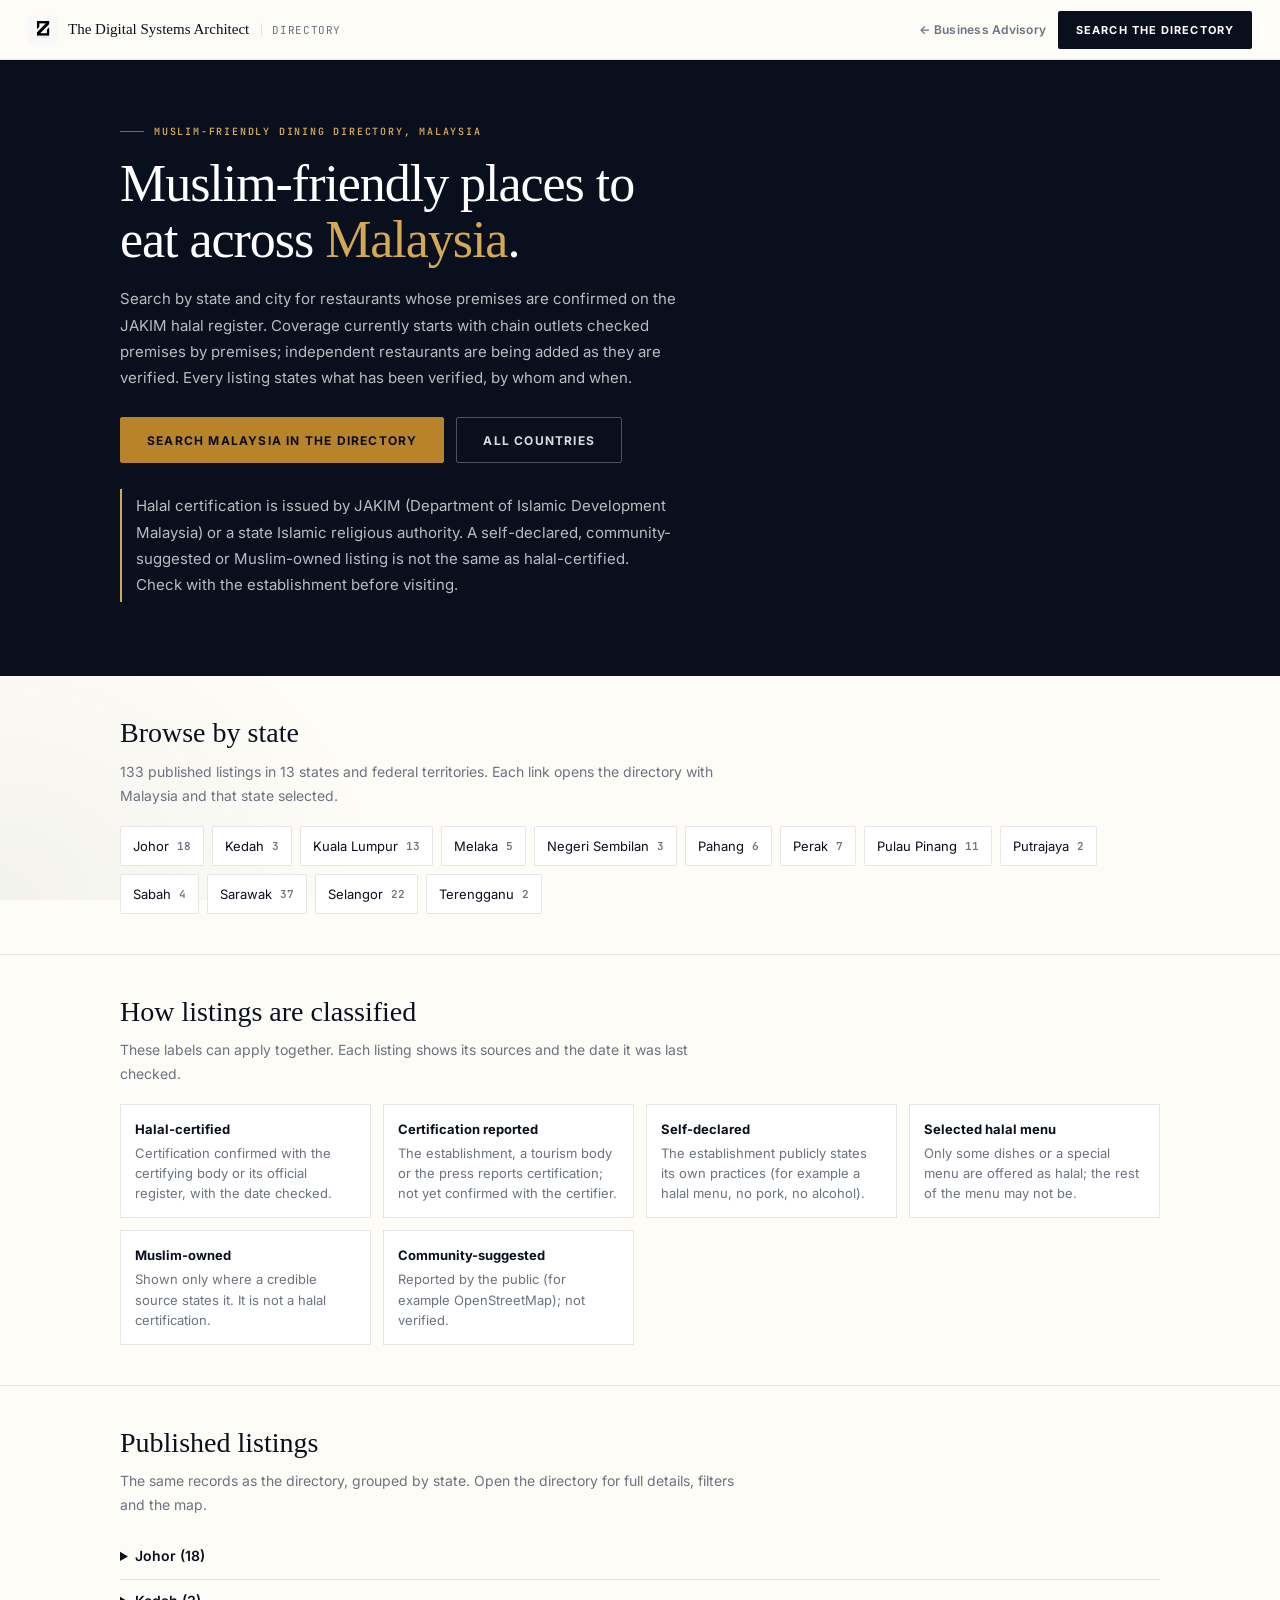
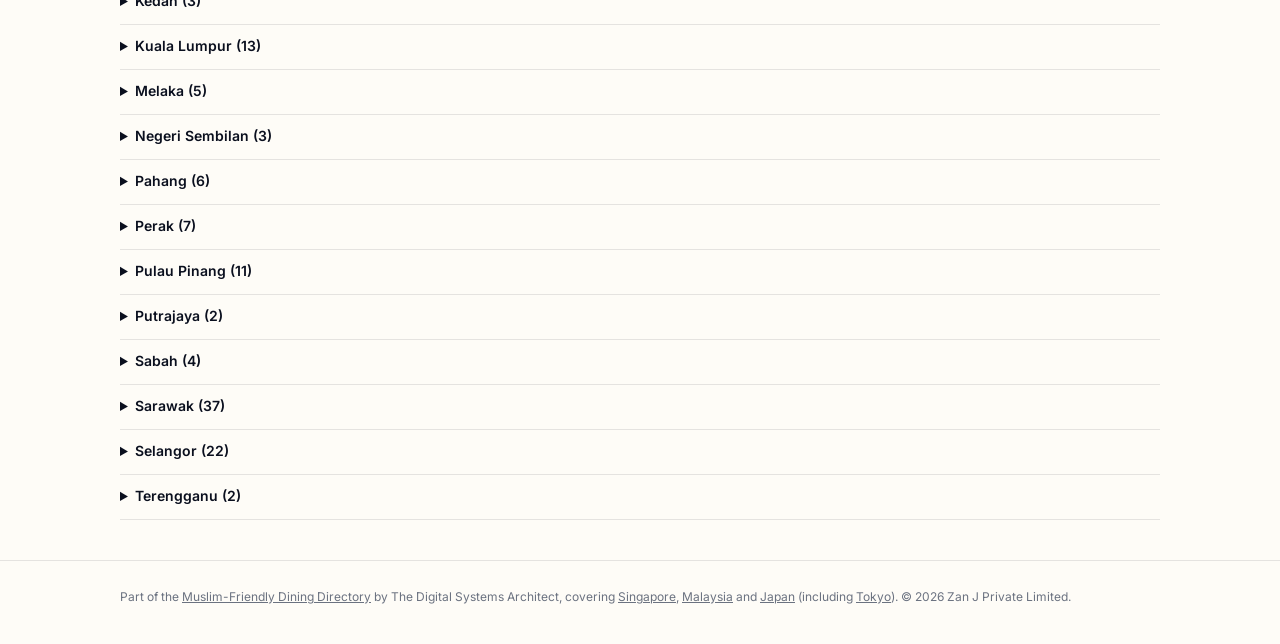
<file: muslim-friendly-directory-malaysia.html>
<!DOCTYPE html>
<!--
  ============================================================================
  © 2026 Zan J Private Limited (UEN: 202616105R)
  The Digital Systems Architect — https://digi-architect.studio

  This page — its design, layout, code, structure, copy and data schema — is
  the property of Zan J Private Limited (UEN: 202616105R) and is protected by copyright
  under the Copyright Act 2021 (Singapore) and applicable international
  conventions.

  Reproduction, redistribution, adaptation, or use of any part of this page,
  in whole or in part, for any purpose other than viewing it in a browser, is
  prohibited without prior written permission.

  Licensing and permission enquiries: admin@digi-architect.studio
  ============================================================================
-->
<html lang="en-MY">
<head>
<script>(function(w,d,s,l,i){w[l]=w[l]||[];w[l].push({'gtm.start':new Date().getTime(),event:'gtm.js'});var f=d.getElementsByTagName(s)[0],j=d.createElement(s),dl=l!='dataLayer'?'&l='+l:'';j.async=true;j.src='https://www.googletagmanager.com/gtm.js?id='+i+dl;f.parentNode.insertBefore(j,f);})(window,document,'script','dataLayer','GTM-WNG8MK4K');</script>
<meta charset="UTF-8">
<meta name="viewport" content="width=device-width, initial-scale=1.0">
<title>Muslim-Friendly &amp; Halal Restaurants Malaysia | Dining Directory by State</title>
<link rel="icon" type="image/png" sizes="48x48" href="/favicon-48.png">
<link rel="apple-touch-icon" href="/apple-touch-icon.png">
<meta name="description" content="Find Muslim-friendly and halal places to eat across Malaysia, from Kuala Lumpur and Johor Bahru to Penang, Sabah and Sarawak. Each listing states what has and has not been verified.">
<meta name="copyright" content="© 2026 Zan J Private Limited (UEN: 202616105R). All rights reserved, except where third-party licensing terms apply.">
<meta name="author" content="The Digital Systems Architect — Zan J Private Limited (UEN: 202616105R)">
<meta name="rights" content="All rights reserved, except where third-party licensing terms apply. Reproduction of Zan J Private Limited material requires written permission.">
<meta name="robots" content="index, follow">
<link rel="canonical" href="https://digi-architect.studio/muslim-friendly-directory-malaysia">
<meta property="og:type" content="website">
<meta property="og:title" content="Muslim-Friendly &amp; Halal Restaurants Malaysia | Dining Directory by State">
<meta property="og:description" content="Find Muslim-friendly and halal places to eat across Malaysia, from Kuala Lumpur and Johor Bahru to Penang, Sabah and Sarawak. Each listing states what has and has not been verified.">
<meta property="og:url" content="https://digi-architect.studio/muslim-friendly-directory-malaysia">
<link rel="preconnect" href="https://fonts.googleapis.com">
<link rel="preconnect" href="https://fonts.gstatic.com" crossorigin>
<link href="https://fonts.googleapis.com/css2?family=Inter:wght@400;500;600;700&family=JetBrains+Mono:wght@400;600&display=swap" rel="stylesheet">
<style>
:root{
  --ink:#0A0F1E;--ink-2:#1C2438;
  --gold:#B8832A;--gold-l:#D4A855;--gold-xl:#F0CF8E;
  --sand:#F5F0E8;--cream:#FEFCF7;--muted:#6B7280;
  --line:rgba(10,15,30,0.10);--line-w:rgba(255,255,255,0.12);
  --sage:#3D5A47;--sage-bg:#EBF2EC;
  --good:#2F7A52;--good-bg:#EAF3EE;
  --caution:#92400E;--caution-bg:#FEF3C7;
  --white:#FFFFFF;--ease:cubic-bezier(0.16,1,0.3,1);
  --nav-w:220px;--hdr-h:60px;
  --shadow-sm:0 2px 8px rgba(10,15,30,0.06);
  --shadow-md:0 6px 20px rgba(10,15,30,0.09);
  --shadow-gold:0 8px 28px rgba(184,131,42,0.22);
}
*{box-sizing:border-box;margin:0;padding:0;}
html,body{height:100%;overflow:hidden;}
body{font-family:'Inter',system-ui,sans-serif;background:var(--cream);color:var(--ink);-webkit-font-smoothing:antialiased;}
::selection{background:var(--gold);color:#fff;}
a{color:inherit;text-decoration:none;}
img,svg{display:block;}
h1,h2,h3,h4{font-family:Georgia,'Times New Roman',serif;font-weight:normal;line-height:1.2;color:var(--ink);}
p{color:var(--muted);}
.mono{font-family:'JetBrains Mono',ui-monospace,monospace;}
.page-bg{position:fixed;inset:0;pointer-events:none;z-index:-1;
  background:radial-gradient(ellipse 70% 50% at 80% 0%,rgba(184,131,42,0.09) 0%,transparent 60%),
             radial-gradient(ellipse 50% 60% at 0% 100%,rgba(61,90,71,0.06) 0%,transparent 60%),
             radial-gradient(ellipse 40% 40% at 50% 50%,rgba(184,131,42,0.02) 0%,transparent 70%);}
.site-header{position:fixed;top:0;left:0;right:0;height:var(--hdr-h);z-index:300;background-color:rgba(254,252,247,0.97);backdrop-filter:blur(24px);-webkit-backdrop-filter:blur(24px);border-bottom:1px solid var(--line);display:flex;align-items:center;justify-content:space-between;padding:0 clamp(16px,3vw,28px);gap:12px;}
.hdr-brand{display:flex;align-items:center;gap:10px;font-family:Georgia,'Times New Roman',serif;font-size:15px;color:var(--ink);min-width:0;flex-shrink:1;overflow:hidden;white-space:nowrap;}
.hdr-brand img{height:30px;width:auto;border-radius:4px;flex-shrink:0;}
.hdr-brand-sub{font-size:11px;color:var(--muted);font-family:'JetBrains Mono',monospace;letter-spacing:0.06em;text-transform:uppercase;padding-left:10px;border-left:1px solid var(--line);margin-left:2px;}
@media(max-width:860px){.hdr-brand-sub{display:none;}}
@media(max-width:640px){.hdr-brand span:not(.hdr-brand-sub){display:none;}}
.hdr-right{display:flex;align-items:center;gap:12px;flex-shrink:0;}
.hdr-back{font-size:12px;font-weight:600;color:var(--muted);letter-spacing:0.02em;transition:color .2s;min-height:44px;display:flex;align-items:center;}
.hdr-back:hover{color:var(--gold);}
@media(max-width:768px){.hdr-back{display:none;}}
.hdr-section-label{font-family:'JetBrains Mono',monospace;font-size:10px;font-weight:600;letter-spacing:0.12em;text-transform:uppercase;color:var(--muted);display:none;}
@media(min-width:1025px){.hdr-section-label{display:block;}}
.hdr-cta{font-size:11px;font-weight:700;text-transform:uppercase;letter-spacing:0.1em;color:var(--white);background:var(--ink);padding:0 18px;height:38px;border-radius:2px;transition:background .25s,box-shadow .25s;display:inline-flex;align-items:center;white-space:nowrap;cursor:pointer;border:0;}
.hdr-cta:hover{background:var(--gold);box-shadow:var(--shadow-gold);}
.nav-toggle{display:none;width:44px;height:44px;background:none;border:1px solid var(--line);border-radius:2px;cursor:pointer;align-items:center;justify-content:center;flex-direction:column;gap:5px;padding:0;flex-shrink:0;transition:border-color .2s;}
.nav-toggle:hover{border-color:var(--gold);}
.nav-toggle span{display:block;width:18px;height:2px;background:var(--ink);border-radius:1px;transition:transform .25s var(--ease),opacity .25s;}
.nav-toggle[aria-expanded="true"] span:nth-child(1){transform:translateY(7px) rotate(45deg);}
.nav-toggle[aria-expanded="true"] span:nth-child(2){opacity:0;}
.nav-toggle[aria-expanded="true"] span:nth-child(3){transform:translateY(-7px) rotate(-45deg);}
@media(max-width:1024px){.nav-toggle{display:flex;}}
.nav-backdrop{display:none;position:fixed;inset:0;z-index:390;background:rgba(10,15,30,0.45);opacity:0;transition:opacity .25s;}
.nav-backdrop.is-open{display:block;opacity:1;}
.nav-drawer{position:fixed;top:0;left:0;bottom:0;z-index:400;width:min(300px,85vw);background:var(--cream);border-right:1px solid var(--line);transform:translateX(-100%);transition:transform .3s var(--ease);overflow-y:auto;display:flex;flex-direction:column;padding-bottom:env(safe-area-inset-bottom,0);}
.nav-drawer.is-open{transform:translateX(0);}
@media(min-width:1025px){.nav-drawer,.nav-backdrop{display:none!important;}}
.drawer-header{height:var(--hdr-h);display:flex;align-items:center;justify-content:space-between;padding:0 20px;border-bottom:1px solid var(--line);flex-shrink:0;}
.drawer-brand{font-family:Georgia,'Times New Roman',serif;font-size:14px;color:var(--ink);}
.drawer-close{width:36px;height:36px;border:1px solid var(--line);border-radius:2px;background:none;cursor:pointer;font-size:18px;color:var(--muted);display:flex;align-items:center;justify-content:center;transition:all .2s;}
.drawer-close:hover{border-color:var(--gold);color:var(--gold);}
.drawer-label{font-family:'JetBrains Mono',monospace;font-size:9px;font-weight:600;letter-spacing:0.18em;text-transform:uppercase;color:var(--gold);padding:24px 20px 12px;}
.drawer-nav-list{list-style:none;padding:0 0 24px;}
.drawer-nav-item button{display:flex;align-items:center;gap:12px;padding:11px 20px;font-size:13px;font-weight:500;color:var(--muted);transition:all .15s;min-height:44px;width:100%;background:none;border:0;text-align:left;cursor:pointer;}
.drawer-nav-item button:hover{color:var(--ink);background:var(--sand);}
.drawer-nav-item.active button{color:var(--ink);font-weight:700;background:rgba(184,131,42,0.06);}
.drawer-nav-dot{width:8px;height:8px;border-radius:50%;border:1.5px solid var(--line);background:var(--cream);flex-shrink:0;transition:all .2s;}
.drawer-nav-item.active .drawer-nav-dot{background:var(--gold);border-color:var(--gold);}
.drawer-cta{padding:20px;border-top:1px solid var(--line);margin-top:auto;}
.drawer-cta button{display:flex;align-items:center;justify-content:center;padding:13px;background:var(--ink);color:var(--white);font-size:11px;font-weight:700;text-transform:uppercase;letter-spacing:0.1em;border-radius:2px;transition:background .2s;min-height:44px;width:100%;border:0;cursor:pointer;}
.drawer-cta button:hover{background:var(--gold);}
.page-body{position:fixed;top:var(--hdr-h);left:0;right:0;bottom:0;display:grid;grid-template-columns:var(--nav-w) 1fr;}
@media(max-width:1024px){.page-body{grid-template-columns:1fr;}:root{--nav-w:0px;}}
.side-nav{height:100%;overflow-y:auto;padding:40px 0 40px 28px;border-right:1px solid var(--line);display:flex;flex-direction:column;background:var(--cream);}
@media(max-width:1024px){.side-nav{display:none;}}
.side-nav-label{font-family:'JetBrains Mono',monospace;font-size:9px;font-weight:600;letter-spacing:0.18em;text-transform:uppercase;color:var(--gold);margin-bottom:28px;}
.snav-list{display:flex;flex-direction:column;position:relative;list-style:none;}
.snav-list::before{content:'';position:absolute;left:9px;top:12px;bottom:12px;width:1px;background:linear-gradient(to bottom,transparent,rgba(10,15,30,0.08) 15%,rgba(10,15,30,0.08) 85%,transparent);}
.snav-item{display:flex;align-items:center;gap:12px;padding:7px 0;font-size:12px;font-weight:500;color:var(--muted);cursor:pointer;transition:color .2s;position:relative;background:none;border:0;text-align:left;width:100%;min-height:38px;}
.snav-item:hover{color:var(--ink);}
.snav-item.active{color:var(--ink);font-weight:700;}
.snav-item:focus-visible{outline:2px solid var(--gold);outline-offset:2px;border-radius:2px;}
.snav-dot{width:18px;height:18px;border-radius:50%;border:1.5px solid rgba(10,15,30,0.12);background:var(--cream);flex-shrink:0;z-index:1;display:flex;align-items:center;justify-content:center;transition:all .3s;}
.snav-item.active .snav-dot{background:var(--gold);border-color:var(--gold);box-shadow:0 0 0 4px rgba(184,131,42,0.12);}
.snav-item:hover:not(.active) .snav-dot{border-color:var(--gold);background:rgba(184,131,42,0.07);}
.snav-dot-inner{width:6px;height:6px;border-radius:50%;background:var(--white);opacity:0;}
.snav-item.active .snav-dot-inner{opacity:1;}
.panel-area{position:relative;overflow:hidden;height:100%;}
.view{position:absolute;inset:0;overflow-y:auto;overflow-x:hidden;opacity:0;pointer-events:none;transition:opacity .4s var(--ease);-webkit-overflow-scrolling:touch;}
.view.active{opacity:1;pointer-events:auto;}
.panel-nav{position:fixed;bottom:28px;right:28px;z-index:200;display:flex;gap:8px;transition:bottom .22s var(--ease),opacity .2s;}
/* The nav shares the bottom-right corner with the filter sheet and the drawer.
   Get out of the way rather than fight over z-index. */
body.sheet-open .panel-nav,body.drawer-open .panel-nav{opacity:0;pointer-events:none;}
@media(max-width:480px){.panel-nav{bottom:16px;right:16px;}}
.panel-nav-btn{width:40px;height:40px;border-radius:50%;background:var(--ink);color:var(--white);border:0;cursor:pointer;font-size:16px;display:flex;align-items:center;justify-content:center;transition:background .2s,transform .2s,box-shadow .2s;box-shadow:0 4px 16px rgba(10,15,30,0.22);}
.panel-nav-btn:hover{background:var(--gold);transform:scale(1.08);box-shadow:var(--shadow-gold);}
.panel-nav-btn:focus-visible{outline:2px solid var(--gold);outline-offset:3px;}
.panel-nav-btn:disabled{opacity:0.2;cursor:default;transform:none;box-shadow:none;}
.panel-counter{height:40px;padding:0 16px;border-radius:20px;background:rgba(10,15,30,0.05);border:1px solid var(--line);display:flex;align-items:center;font-family:'JetBrains Mono',monospace;font-size:11px;font-weight:600;color:var(--muted);white-space:nowrap;letter-spacing:0.04em;}
.panel-pad{padding:clamp(40px,5vw,64px) clamp(24px,5vw,56px);}
.section-inner{max-width:820px;}
.section-inner.wide{max-width:1060px;}
.eyebrow{display:inline-flex;align-items:center;gap:10px;font-family:'JetBrains Mono',monospace;font-size:10px;font-weight:600;letter-spacing:0.18em;text-transform:uppercase;color:var(--gold);margin-bottom:14px;}
.eyebrow::before{content:'';width:24px;height:1px;background:var(--gold);opacity:0.6;}
.eyebrow.light{color:var(--gold-l);}.eyebrow.light::before{background:var(--gold-l);}
.btn{display:inline-flex;align-items:center;justify-content:center;gap:8px;font-family:'Inter',sans-serif;font-size:12px;font-weight:700;text-transform:uppercase;letter-spacing:0.1em;padding:0 26px;min-height:44px;border-radius:2px;cursor:pointer;transition:all .25s;border:1.5px solid transparent;}
.btn-primary{background:var(--gold);color:var(--ink);border-color:var(--gold);}
.btn-primary:hover{background:var(--gold-l);box-shadow:var(--shadow-gold);transform:translateY(-1px);}
.btn-ghost-light{background:transparent;color:rgba(255,255,255,0.85);border-color:rgba(255,255,255,0.28);}
.btn-ghost-light:hover{border-color:var(--gold-l);color:var(--gold-xl);}
.btn-dark{background:var(--ink);color:var(--white);border-color:var(--ink);}
.btn-dark:hover{background:var(--gold);border-color:var(--gold);color:var(--ink);box-shadow:var(--shadow-gold);}
.btn-sm{min-height:36px;padding:0 16px;font-size:11px;}
.btn-outline{background:transparent;color:var(--ink);border-color:var(--line);}
.btn-outline:hover{border-color:var(--gold);color:var(--gold);}
.btn:focus-visible{outline:2px solid var(--gold);outline-offset:3px;}
#view-hero{background:var(--ink);}
#view-hero::before{content:'';position:absolute;inset:0;pointer-events:none;background:radial-gradient(ellipse 75% 85% at 95% -5%,rgba(184,131,42,0.20) 0%,transparent 55%),radial-gradient(ellipse 55% 55% at -5% 105%,rgba(61,90,71,0.16) 0%,transparent 55%);}
#view-hero::after{content:'';position:absolute;top:0;right:0;width:420px;height:420px;pointer-events:none;background-image:linear-gradient(rgba(255,255,255,0.025) 1px,transparent 1px),linear-gradient(90deg,rgba(255,255,255,0.025) 1px,transparent 1px);background-size:40px 40px;mask-image:radial-gradient(ellipse 80% 80% at 80% 20%,black 0%,transparent 70%);-webkit-mask-image:radial-gradient(ellipse 80% 80% at 80% 20%,black 0%,transparent 70%);}
.hero-inner{max-width:780px;height:100%;display:flex;flex-direction:column;justify-content:center;position:relative;z-index:1;}
.hero-h1{font-size:clamp(36px,5.5vw,66px);color:var(--white);letter-spacing:-0.028em;line-height:1.04;max-width:15ch;margin-bottom:22px;}
.hero-h1 em{font-style:normal;color:var(--gold-l);}
/* The topic label is the page H1 for search engines; keep its label styling. */
h1.eyebrow{line-height:normal;margin-top:0;}
p.hero-h1{font-family:Georgia,'Times New Roman',serif;font-weight:normal;}
.hero-p{font-size:clamp(14px,1.8vw,16px);color:rgba(255,255,255,0.68);max-width:52ch;margin-bottom:32px;line-height:1.78;}
.hero-btns{display:flex;gap:12px;flex-wrap:wrap;margin-bottom:40px;}
.hero-countries{margin:-24px 0 32px;font-size:13px;color:rgba(255,255,255,.75);}
.hero-countries a{color:var(--gold-l);text-decoration:underline;text-underline-offset:3px;}
.hero-notice{padding:16px 20px;border:1px solid rgba(255,255,255,0.10);background:rgba(255,255,255,0.04);}
.hero-notice-title{font-family:'JetBrains Mono',monospace;font-size:9px;font-weight:700;letter-spacing:0.12em;text-transform:uppercase;color:var(--gold-l);margin-bottom:7px;}
.hero-notice p{font-size:12px;color:rgba(255,255,255,0.55);line-height:1.65;max-width:60ch;}
.hero-notice p b{color:rgba(255,255,255,0.8);font-weight:600;}
.hero-coord{position:absolute;bottom:clamp(24px,4vw,44px);right:clamp(24px,4vw,44px);font-family:'JetBrains Mono',monospace;font-size:9px;color:rgba(255,255,255,0.18);letter-spacing:0.12em;text-transform:uppercase;z-index:1;}
#view-meaning{background:var(--sand);}
.meaning-layout{display:grid;grid-template-columns:1fr 1px 1fr;gap:0;height:100%;align-items:center;}
@media(max-width:860px){.meaning-layout{grid-template-columns:1fr;gap:32px;height:auto;}}
.meaning-left{padding-right:clamp(24px,4vw,56px);}
.meaning-divider{background:linear-gradient(to bottom,transparent,var(--gold) 20%,var(--gold) 80%,transparent);opacity:0.35;align-self:stretch;}
@media(max-width:860px){.meaning-divider{display:none;}}
.meaning-right{padding-left:clamp(24px,4vw,56px);display:flex;flex-direction:column;gap:20px;}
.meaning-quote{font-family:Georgia,'Times New Roman',serif;font-size:clamp(20px,3vw,32px);color:var(--ink);line-height:1.3;margin:18px 0 22px;}
.meaning-body{font-size:clamp(13px,1.5vw,15px);color:var(--muted);max-width:42ch;line-height:1.75;}
.meaning-annotation{padding:16px 18px;border:1px solid var(--line);background:var(--cream);}
.meaning-annotation strong{display:block;font-size:12px;color:var(--ink);margin-bottom:6px;}
.meaning-annotation p{font-size:12px;color:var(--muted);line-height:1.65;}
#view-framework{background:var(--cream);}
.framework-intro{font-size:clamp(13px,1.5vw,15px);max-width:56ch;margin-top:10px;margin-bottom:28px;line-height:1.72;}
.fw-accordion{border:1px solid var(--line);max-width:780px;}
.fw-item{border-bottom:1px solid var(--line);}
.fw-item:last-child{border-bottom:0;}
.fw-btn{width:100%;display:flex;align-items:center;justify-content:space-between;gap:16px;padding:16px 20px;background:none;border:0;cursor:pointer;text-align:left;min-height:52px;transition:background .15s;}
.fw-btn:hover{background:var(--sand);}
.fw-btn-left{display:flex;align-items:center;gap:14px;}
.fw-num{font-family:'JetBrains Mono',monospace;font-size:9px;font-weight:600;color:var(--gold);letter-spacing:0.1em;text-transform:uppercase;flex-shrink:0;}
.fw-title{font-family:Georgia,'Times New Roman',serif;font-size:clamp(13px,1.6vw,15px);color:var(--ink);font-weight:normal;line-height:1.3;transition:color .2s;}
.fw-btn:hover .fw-title{color:var(--gold);}
.fw-toggle{width:20px;height:20px;flex-shrink:0;border:1.5px solid var(--line);border-radius:50%;display:flex;align-items:center;justify-content:center;transition:all .22s;position:relative;}
.fw-btn:hover .fw-toggle{border-color:var(--gold);}
.fw-item.is-open .fw-toggle{background:var(--gold);border-color:var(--gold);}
.fw-toggle::before,.fw-toggle::after{content:'';position:absolute;background:var(--muted);border-radius:1px;transition:all .22s;}
.fw-toggle::before{width:8px;height:1.5px;}
.fw-toggle::after{width:1.5px;height:8px;}
.fw-item.is-open .fw-toggle::before,.fw-item.is-open .fw-toggle::after{background:var(--white);}
.fw-item.is-open .fw-toggle::after{transform:rotate(90deg);opacity:0;}
.fw-panel{overflow:hidden;max-height:0;transition:max-height .32s var(--ease);}
.fw-item.is-open .fw-panel{max-height:300px;}
.fw-body{padding:0 20px 18px calc(20px + 14px + 34px);font-size:13px;color:var(--muted);line-height:1.7;max-width:66ch;}
#view-why{background:var(--sand);}
.why-intro{font-size:clamp(13px,1.5vw,15px);max-width:58ch;margin-top:10px;margin-bottom:28px;line-height:1.72;}
.pro-grid{display:grid;grid-template-columns:repeat(3,1fr);gap:0;border:1px solid var(--line);}
@media(max-width:780px){.pro-grid{grid-template-columns:1fr;}}
.pro-cell{padding:clamp(22px,3vw,32px) clamp(18px,2.5vw,28px);border-right:1px solid var(--line);background:var(--cream);}
.pro-cell:last-child{border-right:0;}
@media(max-width:780px){.pro-cell{border-right:0;border-bottom:1px solid var(--line);}.pro-cell:last-child{border-bottom:0;}}
.pro-cell.dark{background:var(--ink);}
.pro-label{font-family:'JetBrains Mono',monospace;font-size:9px;font-weight:600;letter-spacing:0.1em;text-transform:uppercase;color:var(--gold);margin-bottom:10px;}
.pro-cell.dark .pro-label{color:var(--gold-l);}
.pro-cell h3{font-size:15px;color:var(--ink);margin-bottom:10px;}
.pro-cell.dark h3{color:var(--white);}
.pro-cell p{font-size:13px;line-height:1.65;}
.pro-cell.dark p{color:rgba(255,255,255,0.6);}
.why-method{margin-top:28px;border:1px solid var(--line);display:grid;grid-template-columns:repeat(4,1fr);}
@media(max-width:700px){.why-method{grid-template-columns:repeat(2,1fr);}}
@media(max-width:400px){.why-method{grid-template-columns:1fr;}}
.method-cell{padding:18px 16px;border-right:1px solid var(--line);}
.method-cell:last-child{border-right:0;}
@media(max-width:700px){.method-cell:nth-child(2n){border-right:0;}.method-cell{border-bottom:1px solid var(--line);}.method-cell:nth-last-child(-n+2){border-bottom:0;}}
@media(max-width:400px){.method-cell{border-right:0!important;border-bottom:1px solid var(--line);}.method-cell:last-child{border-bottom:0;}}
.method-idx{font-family:'JetBrains Mono',monospace;font-size:9px;font-weight:600;color:var(--gold);letter-spacing:0.08em;text-transform:uppercase;margin-bottom:8px;}
.method-cell h3{font-size:13px;color:var(--ink);margin-bottom:5px;}
.method-cell p{font-size:12px;line-height:1.55;}
#view-notice{background:var(--cream);}
.notice-intro{font-size:clamp(13px,1.5vw,15px);max-width:56ch;margin-top:10px;margin-bottom:24px;line-height:1.72;}
.notice-box{border:1px solid var(--line);max-width:820px;}
.notice-head{font-family:'JetBrains Mono',monospace;font-size:9px;font-weight:700;text-transform:uppercase;letter-spacing:0.1em;color:var(--gold);padding:14px 20px;border-bottom:1px solid var(--line);background:var(--sand);}
.notice-row{display:flex;gap:16px;align-items:flex-start;padding:12px 20px;border-bottom:1px solid var(--line);}
.notice-row:last-of-type{border-bottom:0;}
.notice-n{font-family:'JetBrains Mono',monospace;font-size:9px;font-weight:700;color:var(--gold);flex-shrink:0;letter-spacing:0.06em;padding-top:2px;min-width:20px;}
.notice-row p{font-size:13px;color:var(--muted);line-height:1.65;}
.notice-row p mark{background:rgba(184,131,42,0.12);color:var(--ink);font-weight:600;padding:0 3px;}
.notice-more{font-family:'JetBrains Mono',monospace;font-size:10px;color:var(--muted);padding:12px 20px;border-top:1px solid var(--line);background:var(--sand);}
/* ── DIRECTORY PANEL — REDESIGNED ── */
#view-directory{background:var(--cream);overflow:hidden;}
.dir-panel-inner{height:100%;display:flex;flex-direction:column;}
/* Top bar */
.dir-panel-top{flex-shrink:0;padding:clamp(18px,2.5vw,32px) clamp(16px,3vw,32px) 0;}
.dir-top-row{display:flex;align-items:flex-end;justify-content:space-between;gap:16px;flex-wrap:wrap;margin-bottom:6px;}
.dir-top-row h2{font-size:clamp(18px,2.5vw,28px);margin:0;}
.dir-subtitle{font-size:12px;color:var(--muted);line-height:1.6;padding-bottom:14px;}
/* View switcher */
.view-switcher{display:flex;border:1px solid var(--line);border-radius:2px;overflow:hidden;flex-shrink:0;}
.vsw-btn{display:flex;align-items:center;gap:6px;padding:0 14px;height:36px;font-size:11px;font-weight:700;letter-spacing:0.06em;text-transform:uppercase;background:none;border:0;cursor:pointer;color:var(--muted);transition:background .15s,color .15s;white-space:nowrap;}
.vsw-btn+.vsw-btn{border-left:1px solid var(--line);}
.vsw-btn.active{background:var(--ink);color:var(--white);}
.vsw-btn svg{width:14px;height:14px;stroke:currentColor;fill:none;stroke-width:2;stroke-linecap:round;stroke-linejoin:round;}
.vsw-btn:focus-visible{outline:2px solid var(--gold);outline-offset:-2px;}
/* Body grid */
.dir-panel-body{flex:1;min-height:0;display:grid;grid-template-columns:360px 1fr;border-top:1px solid var(--line);}
@media(max-width:1100px){.dir-panel-body{grid-template-columns:300px 1fr;}}
@media(max-width:767px){.dir-panel-body{display:block;position:relative;height:100%;}}
/* Left column — search + filters + results */
.dir-left-col{display:flex;flex-direction:column;overflow:hidden;border-right:1px solid var(--line);}
@media(max-width:767px){.dir-left-col{height:100%;}
.dir-is-mapview .dir-left-col{display:none;}}
/* Search row */
.dir-search-row{display:flex;align-items:center;gap:8px;padding:10px 14px;border-bottom:1px solid var(--line);flex-shrink:0;background:var(--cream);}
.dir-search-wrap{flex:1;min-width:0;}
.dir-field{width:100%;border:1px solid var(--line);border-radius:2px;background:var(--white);padding:9px 12px;font-size:16px;color:var(--ink);font-family:'Inter',sans-serif;outline:none;transition:border-color .2s;}
.dir-field:focus{border-color:var(--gold);box-shadow:0 0 0 3px rgba(184,131,42,0.12);}
.dir-field::placeholder{font-size:13px;color:var(--muted);}
.dir-filter-btn{display:flex;align-items:center;gap:5px;height:38px;padding:0 12px;border:1px solid var(--line);border-radius:2px;background:var(--white);color:var(--ink);font-size:11px;font-weight:700;letter-spacing:0.05em;text-transform:uppercase;cursor:pointer;white-space:nowrap;transition:border-color .2s,background .2s;flex-shrink:0;}
.dir-filter-btn:hover{border-color:var(--gold);}
.dir-filter-btn.has-filters{border-color:var(--gold);background:rgba(184,131,42,0.06);color:var(--gold);}
.dir-filter-btn svg{width:13px;height:13px;stroke:currentColor;fill:none;stroke-width:2;}
/* Mobile filter button: only visible on mobile */

/* Desktop inline filters */
.dir-filters-inline{flex-shrink:0;padding:10px 14px;border-bottom:1px solid var(--line);background:var(--sand);}

.dir-filters-inline>summary{list-style:none;cursor:pointer;font-size:10px;font-weight:700;color:var(--muted);font-family:'JetBrains Mono',monospace;letter-spacing:0.06em;text-transform:uppercase;display:flex;align-items:center;justify-content:space-between;min-height:34px;}
.dir-filters-inline>summary:focus-visible{outline:2px solid var(--gold);outline-offset:2px;}
.dir-filters-inline>summary::-webkit-details-marker{display:none;}
.dir-filters-inline>summary::after{content:'+ Filters';color:var(--gold);}
.inline-count{margin-left:8px;color:var(--gold);font-weight:700;}
.fbtn-count{font-weight:700;}
.dir-filters-inline[open]>summary::after{content:'− Close';}
.dir-filters-body{display:grid;grid-template-columns:1fr 1fr;gap:6px 8px;}
@media(max-width:1100px){.dir-filters-body{grid-template-columns:1fr;}}
/* Capped, internally scrolling filter body — the panel can never push results off-screen. */
.dir-filters-scroll{max-height:min(34vh,272px);overflow-y:auto;overscroll-behavior:contain;margin-top:10px;padding-right:4px;}
.dir-filters-scroll::-webkit-scrollbar{width:6px;}
.dir-filters-scroll::-webkit-scrollbar-thumb{background:rgba(10,15,30,0.18);border-radius:3px;}
/* Compact field metrics — scoped to the desktop panel only, so the mobile sheet keeps its 16px inputs (no iOS zoom). */
.dir-filters-inline .filter-label{font-size:9px;margin-bottom:3px;letter-spacing:0.05em;}
.dir-filters-inline .dir-select{padding:6px 8px;font-size:13px;}
/* Collapsible advanced groups */
.fgroup{border-top:1px solid var(--line);margin-top:8px;padding-top:8px;}
.fgroup>summary{list-style:none;cursor:pointer;font-family:'JetBrains Mono',monospace;font-size:9px;font-weight:700;letter-spacing:0.08em;text-transform:uppercase;color:var(--muted);display:flex;align-items:center;gap:6px;min-height:28px;transition:color .15s;}
.fgroup>summary::-webkit-details-marker{display:none;}
.fgroup>summary::before{content:'+';color:var(--gold);font-size:12px;width:10px;flex-shrink:0;}
.fgroup[open]>summary::before{content:'\2212';}
.fgroup>summary:hover{color:var(--ink);}
.fgroup>summary:focus-visible{outline:2px solid var(--gold);outline-offset:2px;}
.fgroup .dir-filters-body{margin-top:6px;}
.fgroup-count{margin-left:auto;color:var(--gold);font-weight:700;}

.filter-label{font-size:10px;font-weight:700;color:var(--muted);text-transform:uppercase;letter-spacing:0.06em;font-family:'JetBrains Mono',monospace;display:block;margin-bottom:4px;}
.dir-select{width:100%;border:1px solid var(--line);border-radius:2px;background:var(--white);padding:8px 10px;font-size:14px;color:var(--ink);font-family:'Inter',sans-serif;outline:none;transition:border-color .2s;}
.dir-select:focus{border-color:var(--gold);}
.dir-filter-actions{display:flex;gap:8px;margin-top:8px;padding-top:8px;border-top:1px solid var(--line);position:sticky;bottom:0;background:var(--sand);}
/* Active chips */
.active-chips{display:flex;flex-wrap:wrap;gap:5px;padding:8px 14px;flex-shrink:0;border-bottom:1px solid var(--line);}
.active-chips:empty{padding:0;border-bottom:0;}
.chip{display:inline-flex;align-items:center;gap:5px;background:rgba(184,131,42,0.08);border:1px solid rgba(184,131,42,0.25);color:var(--ink);border-radius:2px;padding:4px 8px;font-size:11px;font-weight:600;}
.chip button{border:0;background:none;color:var(--muted);font-size:13px;line-height:1;padding:0 2px;cursor:pointer;}
.chip button:hover{color:var(--gold);}
/* Result count row */
.dir-topline{padding:8px 14px;border-bottom:1px solid var(--line);flex-shrink:0;display:flex;align-items:center;justify-content:space-between;gap:8px;}
.dir-topline strong{font-family:'JetBrains Mono',monospace;font-size:10px;color:var(--muted);text-transform:uppercase;letter-spacing:0.06em;}
/* Results list */
.dir-results{flex:1;overflow-y:auto;-webkit-overflow-scrolling:touch;}
.records-list{}
.record-row{padding:14px 14px;border-bottom:1px solid var(--line);transition:background .15s;cursor:pointer;}
.record-row:last-child{border-bottom:0;}
.record-row:hover{background:var(--sand);}
.record-row.is-selected{background:rgba(184,131,42,0.06);box-shadow:inset 3px 0 0 var(--gold);}
.record-row.is-demo{border-left:3px solid #A78BFA;}
.record-main h4{font-family:Georgia,'Times New Roman',serif;font-size:14px;color:var(--ink);font-weight:normal;margin-bottom:2px;}
.record-meta{font-size:11px;color:var(--muted);margin-bottom:8px;}
.record-badges{display:flex;gap:5px;flex-wrap:wrap;margin-bottom:8px;}
.badge{font-family:'JetBrains Mono',monospace;font-size:9px;font-weight:600;padding:2px 7px;border-radius:2px;letter-spacing:0.03em;white-space:nowrap;}
.badge-self{background:var(--sand);color:var(--ink);border:1px solid var(--line);}
.badge-not-halal{background:var(--caution-bg);color:var(--caution);}
.badge-halal{background:var(--good-bg);color:var(--good);}
.badge-demo{background:#EDE9FE;color:#5B21B6;border:1px solid #C4B5FD;}
.static-listings{list-style:none;margin:0;padding:8px 14px;font-size:13px;line-height:1.5;}
.static-listings li{padding:10px 0;border-bottom:1px solid var(--line);}
.badge-listed{background:transparent;color:var(--sage);border:1px solid var(--sage);}
.badge-community{background:transparent;color:var(--muted);border:1px dashed var(--line);}
.badge-unverified{background:transparent;color:var(--muted);border:1px dashed var(--muted);}
.record-badges .badge+.badge{margin-left:4px;}
.category-key{display:flex;flex-wrap:wrap;gap:6px 14px;align-items:center;font-size:11px;line-height:1.5;color:var(--muted);margin:8px 14px 4px;}
.category-key .badge{margin-right:4px;}
.category-key .country-note{flex-basis:100%;color:var(--ink);font-size:12px;line-height:1.5;}
.country-switch{display:inline-flex;gap:0;margin-top:8px;border:1px solid var(--line);border-radius:2px;overflow:hidden;}
.country-switch button{min-height:32px;padding:0 12px;border:0;border-right:1px solid var(--line);background:var(--white);color:var(--ink);font-size:11px;font-weight:600;letter-spacing:0.04em;text-transform:uppercase;cursor:pointer;font-family:inherit;}
.country-switch button:last-child{border-right:0;}
.country-switch button[aria-pressed="true"]{background:var(--ink);color:var(--white);}
.country-switch button:focus-visible{outline:2px solid var(--gold);outline-offset:-2px;}
.badge-scope{background:transparent;color:var(--caution,#9a6b00);border:1px solid currentColor;}
.scope-note{margin:6px 0 0;font-size:12px;line-height:1.45;color:var(--caution,#9a6b00);font-weight:600;}
.record-local{font-size:12px;color:var(--muted);margin:-2px 0 4px;}
.show-more-row{display:flex;justify-content:center;padding:14px;}
.record-chips{display:flex;flex-wrap:wrap;gap:4px;margin-bottom:8px;}
.dchip{font-size:10px;font-weight:600;border-radius:2px;padding:3px 7px 3px 5px;display:inline-flex;align-items:center;gap:3px;white-space:nowrap;}
.dchip.positive{background:var(--good-bg);color:var(--good);}
.dchip.caution{background:var(--caution-bg);color:var(--caution);}
.dchip.neutral{background:var(--sand);color:var(--muted);border:1px solid var(--line);}
.dchip svg{width:9px;height:9px;stroke-width:3;fill:none;stroke:currentColor;}
.record-foot{display:flex;align-items:center;gap:8px;flex-wrap:wrap;}
.last-updated{font-family:'JetBrains Mono',monospace;font-size:9px;color:var(--muted);white-space:nowrap;flex:1;}
.no-map-note{font-family:'JetBrains Mono',monospace;font-size:9px;color:var(--muted);border:1px dashed var(--line);padding:4px 8px;border-radius:2px;white-space:nowrap;}
.map-empty{position:absolute;inset:0;display:none;align-items:center;justify-content:center;text-align:center;padding:24px;background:rgba(254,252,247,0.94);font-size:13px;color:var(--muted);line-height:1.6;z-index:500;}
.map-empty.visible{display:flex;}
.decl-drawer-body,.filter-sheet-body,.dir-results{overscroll-behavior:contain;}
.demo-disclaimer{font-size:11px;color:#5B21B6;background:#EDE9FE;padding:8px 10px;border-left:2px solid #7C3AED;margin-top:8px;line-height:1.55;border-radius:0 2px 2px 0;}
.empty-state{text-align:center;padding:40px 20px;color:var(--muted);display:none;}
.empty-state.visible{display:block;}
.empty-state h3{font-size:15px;color:var(--ink);margin-bottom:8px;}
.empty-state p{font-size:13px;}
/* Right column — map */
.dir-right-col{display:flex;flex-direction:column;overflow:hidden;position:relative;}
@media(max-width:767px){
  .dir-right-col{position:absolute;inset:0;display:none;}
  .dir-is-mapview .dir-right-col{display:flex;}
}
#declarationMap{flex:1;min-height:0;width:100%;}
.leaflet-container{z-index:0;height:100%!important;}
.leaflet-pane,.leaflet-top,.leaflet-bottom{z-index:auto;}
.map-fallback{flex:1;display:flex;align-items:center;justify-content:center;padding:2rem;text-align:center;color:var(--muted);font-size:13px;}
.marker-selected{filter:drop-shadow(0 0 6px rgba(184,131,42,0.9));}
/* Map selected preview */
.map-preview{flex-shrink:0;border-top:1px solid var(--line);background:var(--white);padding:12px 16px;display:flex;align-items:flex-start;gap:12px;}
.map-preview[hidden]{display:none;}
.map-preview-content{flex:1;min-width:0;}
.map-preview-name{font-family:Georgia,'Times New Roman',serif;font-size:14px;color:var(--ink);font-weight:normal;margin-bottom:2px;}
.map-preview-meta{font-size:11px;color:var(--muted);margin-bottom:8px;}
.map-preview-close{border:1px solid var(--line);background:none;color:var(--muted);width:28px;height:28px;border-radius:2px;cursor:pointer;font-size:16px;display:flex;align-items:center;justify-content:center;flex-shrink:0;}
.map-preview-close:hover{border-color:var(--gold);color:var(--gold);}
/* Mobile return bar */
.map-return-bar{flex-shrink:0;padding:10px 14px;border-top:1px solid var(--line);background:var(--cream);display:none;}
@media(max-width:767px){.dir-is-mapview .map-return-bar{display:flex;gap:8px;align-items:center;}}
.lp-name{font-weight:700;color:var(--ink);font-size:13px;}
.lp-meta{font-size:11px;color:var(--muted);margin:2px 0 7px;}
.lp-badge{font-family:'JetBrains Mono',monospace;font-size:9px;font-weight:700;color:var(--caution);text-transform:uppercase;letter-spacing:0.03em;margin-bottom:7px;display:block;}
.lp-btn{border:0;background:var(--ink);color:var(--white);font-size:11px;font-weight:700;padding:6px 10px;border-radius:2px;cursor:pointer;}
/* Filter bottom sheet */
.filter-sheet-backdrop{position:fixed;inset:0;background:rgba(10,15,30,0.45);z-index:490;display:none;opacity:0;transition:opacity .25s;}
.filter-sheet-backdrop.is-open{display:block;opacity:1;}
.filter-sheet{position:fixed;bottom:0;left:0;right:0;z-index:500;background:var(--cream);border-top:1px solid var(--line);border-radius:16px 16px 0 0;transform:translateY(100%);transition:transform .3s var(--ease);max-height:82dvh;display:flex;flex-direction:column;padding-bottom:env(safe-area-inset-bottom,0);}
.filter-sheet.is-open{transform:translateY(0);}
/* Grab handle — the affordance that tells a thumb this can be pulled down. */
.sheet-grab{padding:10px 0 4px;display:flex;justify-content:center;cursor:grab;touch-action:none;flex-shrink:0;}
.sheet-grab span{display:block;width:44px;height:5px;border-radius:3px;background:rgba(10,15,30,0.18);transition:background .2s;}
.filter-sheet.is-dragging{transition:none;}
.filter-sheet.is-dragging .sheet-grab span{background:var(--gold);}
.sheet-count{color:var(--gold);font-family:'JetBrains Mono',monospace;font-size:11px;margin-left:8px;}
.filter-sheet-header{display:flex;align-items:center;justify-content:space-between;padding:8px 20px 14px;border-bottom:1px solid var(--line);flex-shrink:0;}
.filter-sheet-header span{font-family:Georgia,'Times New Roman',serif;font-size:15px;color:var(--ink);}
.filter-sheet-close{width:44px;height:44px;border:1px solid var(--line);border-radius:2px;background:none;cursor:pointer;font-size:22px;color:var(--ink);display:flex;align-items:center;justify-content:center;flex-shrink:0;}
.filter-sheet-close:focus-visible{outline:2px solid var(--gold);outline-offset:2px;}
.filter-sheet-close:hover{border-color:var(--gold);color:var(--gold);}
.filter-sheet-body{overflow-y:auto;padding:16px 20px;display:grid;gap:14px;flex:1;}
.filter-sheet-footer{padding:14px 20px;border-top:1px solid var(--line);display:flex;gap:10px;flex-shrink:0;}
.result-count{font-family:'JetBrains Mono',monospace;font-size:10px;color:var(--muted);}
#view-how{background:var(--sand);}
.how-intro{font-size:clamp(13px,1.5vw,15px);max-width:56ch;margin-top:10px;margin-bottom:28px;line-height:1.72;}
.how-grid{display:grid;grid-template-columns:repeat(5,1fr);gap:0;border:1px solid var(--line);position:relative;}
.how-grid::before{content:'';position:absolute;top:0;left:0;right:0;height:3px;background:linear-gradient(90deg,var(--gold),rgba(184,131,42,0.15));z-index:1;}
@media(max-width:900px){.how-grid{grid-template-columns:repeat(2,1fr);}.how-grid::before{width:3px;height:auto;background:linear-gradient(to bottom,var(--gold),rgba(184,131,42,0.15));top:0;bottom:0;left:0;right:auto;}}
@media(max-width:440px){.how-grid{grid-template-columns:1fr;}}
.how-step{padding:clamp(20px,2.5vw,28px) clamp(14px,1.8vw,20px);border-right:1px solid var(--line);}
.how-step:last-child{border-right:0;}
@media(max-width:900px){.how-step:nth-child(2n){border-right:0;}.how-step{border-bottom:1px solid var(--line);}.how-step:nth-last-child(-n+2){border-bottom:0;}}
@media(max-width:440px){.how-step{border-right:0!important;border-bottom:1px solid var(--line);}.how-step:last-child{border-bottom:0;}}
.how-n{font-family:'JetBrains Mono',monospace;font-size:9px;font-weight:600;color:var(--gold);letter-spacing:0.1em;text-transform:uppercase;margin-bottom:10px;display:flex;align-items:center;gap:8px;}
.how-n-dot{width:20px;height:20px;border-radius:50%;border:1.5px solid var(--gold);display:flex;align-items:center;justify-content:center;flex-shrink:0;font-size:9px;font-weight:700;color:var(--gold);background:var(--sand);}
.how-step:hover .how-n-dot{background:var(--gold);color:var(--white);}
.how-step h3{font-size:13px;color:var(--ink);margin-bottom:6px;font-family:Georgia,'Times New Roman',serif;font-weight:normal;}
.how-step p{font-size:12px;line-height:1.58;}
.how-outcome{margin-top:22px;padding:16px 22px;background:var(--ink);display:flex;align-items:center;gap:16px;flex-wrap:wrap;}
.how-outcome-label{font-family:'JetBrains Mono',monospace;font-size:9px;font-weight:700;letter-spacing:0.12em;text-transform:uppercase;color:var(--gold-l);white-space:nowrap;flex-shrink:0;}
.how-outcome p{font-size:13px;color:rgba(255,255,255,0.65);line-height:1.6;}
#view-faq{background:var(--cream);}
.faq-info-layout{display:grid;grid-template-columns:1fr 320px;gap:40px;max-width:1020px;}
@media(max-width:860px){.faq-info-layout{grid-template-columns:1fr;gap:28px;}}
.faq-list{max-width:640px;}
.faq-item{border-bottom:1px solid var(--line);}
.faq-btn{width:100%;display:flex;align-items:flex-start;justify-content:space-between;gap:16px;padding:16px 0;background:none;border:0;cursor:pointer;text-align:left;min-height:44px;}
.faq-q{font-family:Georgia,'Times New Roman',serif;font-size:clamp(13px,1.6vw,15px);color:var(--ink);font-weight:normal;line-height:1.35;transition:color .2s;}
.faq-btn:hover .faq-q{color:var(--gold);}
.faq-btn:focus-visible{outline:2px solid var(--gold);outline-offset:2px;}
.faq-icon{width:20px;height:20px;flex-shrink:0;margin-top:2px;border:1.5px solid var(--line);border-radius:50%;display:flex;align-items:center;justify-content:center;transition:all .22s;position:relative;}
.faq-btn:hover .faq-icon{border-color:var(--gold);}
.faq-item.open .faq-icon{background:var(--gold);border-color:var(--gold);}
.faq-icon::before,.faq-icon::after{content:'';position:absolute;background:var(--muted);border-radius:1px;transition:all .22s;}
.faq-icon::before{width:8px;height:1.5px;}
.faq-icon::after{width:1.5px;height:8px;}
.faq-item.open .faq-icon::before,.faq-item.open .faq-icon::after{background:var(--white);}
.faq-item.open .faq-icon::after{transform:rotate(90deg);opacity:0;}
.faq-panel{overflow:hidden;max-height:0;transition:max-height .32s var(--ease);}
.faq-item.open .faq-panel{max-height:400px;}
.faq-answer{padding:0 0 16px;font-size:13px;color:var(--muted);line-height:1.72;}
.info-card{background:var(--ink);padding:clamp(24px,3vw,36px);border-radius:2px;position:relative;overflow:hidden;display:flex;flex-direction:column;gap:16px;box-shadow:0 16px 52px rgba(10,15,30,0.16);}
.info-card::before{content:'';position:absolute;top:0;left:0;bottom:0;width:3px;background:linear-gradient(to bottom,var(--gold),rgba(184,131,42,0.3));}
.info-card::after{content:'';position:absolute;width:200px;height:200px;border-radius:50%;background:radial-gradient(circle,rgba(184,131,42,0.14) 0%,transparent 70%);top:-60px;right:-60px;pointer-events:none;}
.info-card .eyebrow{color:var(--gold-l);}.info-card .eyebrow::before{background:var(--gold-l);}
.info-card h3{color:var(--white);font-size:clamp(16px,2vw,20px);line-height:1.22;}
.info-card p{font-size:13px;color:rgba(255,255,255,0.58);line-height:1.68;}
.info-card-btns{display:flex;flex-direction:column;gap:8px;}
.footer-line{margin-top:24px;padding-top:16px;border-top:1px solid var(--line);font-family:'JetBrains Mono',monospace;font-size:9px;color:var(--muted);letter-spacing:0.05em;line-height:2.1;max-width:640px;}
.footer-line a{color:var(--muted);transition:color .2s;}.footer-line a:hover{color:var(--gold);}
.footer-links-row{display:flex;flex-wrap:wrap;gap:10px;margin-bottom:8px;}
.drawer-backdrop{position:fixed;inset:0;background:rgba(10,15,30,0.55);z-index:1000;opacity:0;transition:opacity .2s;display:none;}
.drawer-backdrop.is-open{opacity:1;display:block;}
.decl-drawer{position:fixed;top:0;right:0;height:100%;width:min(460px,100%);background:var(--white);z-index:1100;transform:translateX(100%);transition:transform .22s var(--ease);display:flex;flex-direction:column;box-shadow:-8px 0 32px rgba(10,15,30,0.15);}
.decl-drawer.is-open{transform:translateX(0);}
@media(max-width:520px){.decl-drawer{width:100%;}}
.decl-drawer-hdr{display:flex;justify-content:space-between;gap:12px;align-items:flex-start;padding:20px;border-bottom:1px solid var(--line);flex-shrink:0;}
.decl-drawer-hdr h2{font-size:17px;color:var(--ink);}
.decl-drawer-close{border:1px solid var(--line);background:none;color:var(--ink);width:32px;height:32px;font-size:18px;line-height:1;flex-shrink:0;border-radius:2px;cursor:pointer;display:flex;align-items:center;justify-content:center;}
.decl-drawer-close:hover{background:var(--ink);color:var(--white);}
.decl-drawer-body{padding:16px 20px 40px;overflow-y:auto;display:grid;gap:20px;flex:1;}
.drawer-sec-title{font-family:'JetBrains Mono',monospace;font-size:9px;font-weight:700;text-transform:uppercase;letter-spacing:0.08em;color:var(--gold);margin-bottom:10px;}
.detail-list{display:grid;gap:7px;}
.detail-list div{display:flex;justify-content:space-between;gap:12px;font-size:13px;border-bottom:1px dashed var(--line);padding-bottom:6px;}
.detail-list dt{color:var(--muted);}
.detail-list dd{margin:0;font-weight:600;color:var(--ink);text-align:right;}
.detail-list dt{flex:0 0 auto;max-width:42%;}.detail-list dd{min-width:0;overflow-wrap:anywhere;}
.link-row{display:flex;gap:10px;flex-wrap:wrap;margin-top:8px;}
.link-row a{font-size:12px;font-weight:700;color:var(--ink);text-decoration:underline;text-decoration-color:var(--gold);}
.decl-list{display:grid;gap:8px;}
.decl-item{display:flex;gap:10px;align-items:flex-start;padding:10px;border-left:2px solid transparent;}
.decl-item.positive{background:var(--good-bg);border-left-color:var(--good);}
.decl-item.caution{background:var(--caution-bg);border-left-color:var(--caution);}
.decl-marker{font-family:'JetBrains Mono',monospace;font-size:9px;font-weight:700;letter-spacing:0.04em;padding:2px 5px;background:rgba(255,255,255,0.6);flex-shrink:0;margin-top:2px;}
.decl-item div strong{display:block;font-size:13px;color:var(--ink);margin-bottom:3px;}
.decl-item div p{font-size:12px;color:var(--muted);line-height:1.45;}
.drawer-plain{font-size:13px;color:var(--ink);line-height:1.6;}
.drawer-disclaimer{font-size:12px;color:var(--muted);line-height:1.6;font-style:italic;border-top:1px solid var(--line);padding-top:14px;}
.lp-name{font-weight:700;color:var(--ink);font-size:13px;}
.lp-meta{font-size:11px;color:var(--muted);margin:2px 0 7px;}
.lp-badge{font-family:'JetBrains Mono',monospace;font-size:9px;font-weight:700;color:var(--caution);text-transform:uppercase;letter-spacing:0.03em;margin-bottom:7px;display:block;}
.lp-btn{border:0;background:var(--ink);color:var(--white);font-size:11px;font-weight:700;padding:6px 10px;border-radius:2px;cursor:pointer;}
@media(prefers-reduced-motion:reduce){.view,.snav-dot,.btn,.fw-panel,.faq-panel,.decl-drawer,.nav-drawer{transition:none!important;animation:none!important;}}

/* ============================================================
   FILTER SURFACE — chosen by INPUT, not by screen width.
   A 30px dropdown is fine under a cursor and hostile under a thumb;
   that is true at 768px and at 1366px. Width then decides density.
   An iPad with a Magic Keyboard reports pointer:fine and correctly
   gets the dropdown — the layout follows how the device is held.
============================================================ */
@media (hover: hover) and (pointer: fine){
  .dir-filter-btn-mobile{display:none;}
}
@media (hover: none),(pointer: coarse){
  .dir-filter-btn-desktop{display:none;}
  .filter-dropdown{display:none!important;}
}
/* ── Top row: title + toolbar ── */
.dir-panel-top{position:relative;z-index:20;}
.dir-top-row{display:flex;align-items:flex-end;justify-content:space-between;gap:16px;flex-wrap:wrap;margin-bottom:10px;}
.dir-title{min-width:0;flex:1 1 260px;}
.dir-title h2{font-size:clamp(18px,2.5vw,28px);margin:0;}
.dir-toolbar{display:flex;align-items:center;gap:8px;flex-wrap:wrap;flex-shrink:0;}
.dir-search-wrap{position:relative;display:flex;align-items:center;width:clamp(200px,24vw,300px);}
.dir-toolbar .dir-search-wrap .dir-field{width:100%;padding-left:34px;padding-right:40px;}
.search-icon{position:absolute;left:11px;width:15px;height:15px;stroke:var(--muted);fill:none;stroke-width:2;stroke-linecap:round;pointer-events:none;transition:stroke .2s;}
.dir-search-wrap:focus-within .search-icon{stroke:var(--gold);}
.search-go{position:absolute;right:4px;width:32px;height:32px;display:flex;align-items:center;justify-content:center;border:0;border-radius:2px;background:transparent;color:var(--muted);cursor:pointer;transition:background .2s,color .2s;}
.search-go svg{width:15px;height:15px;stroke:currentColor;fill:none;stroke-width:2;stroke-linecap:round;stroke-linejoin:round;}
.search-go:hover{background:var(--ink);color:var(--white);}
.search-go:focus-visible{outline:2px solid var(--gold);outline-offset:2px;}
/* type=search shows a native clear ✕; keep our button clear of it */
.dir-field::-webkit-search-cancel-button{margin-right:34px;}
@media(max-width:900px){
  .dir-top-row{align-items:stretch;}
  .dir-toolbar{width:100%;}
  .dir-toolbar .dir-search-wrap{flex:1 1 180px;width:auto;}
}
/* ── Desktop dropdown: overlays the map, so the map never resizes and
      the results never shift. Freed from the 360px column, 12 fields
      fit in 3 rows across the full width — no disclosure groups needed. ── */
.filter-dropdown{
  position:absolute;top:100%;left:0;right:0;z-index:450;
  background:var(--cream);border:1px solid var(--line);border-top:0;
  box-shadow:0 18px 44px rgba(10,15,30,0.14);
  padding:16px clamp(16px,3vw,32px) 14px;
  max-height:min(52vh,420px);overflow-y:auto;overscroll-behavior:contain;
}
.filter-dropdown[hidden]{display:none;}
.fd-grid{display:grid;grid-template-columns:repeat(3,1fr);gap:10px 14px;}
@media(min-width:1500px){.fd-grid{grid-template-columns:repeat(4,1fr);}}
@media(max-width:1000px){.fd-grid{grid-template-columns:repeat(2,1fr);}}
.filter-dropdown .filter-label{font-size:9px;margin-bottom:3px;}
.filter-dropdown .dir-select{padding:7px 9px;font-size:13px;}
.fd-actions{display:flex;align-items:center;gap:8px;justify-content:flex-end;margin-top:14px;padding-top:12px;border-top:1px solid var(--line);position:sticky;bottom:-14px;background:var(--cream);}
.fd-count{font-family:'JetBrains Mono',monospace;font-size:10px;color:var(--gold);font-weight:700;margin-right:auto;}
.dir-filter-btn[aria-expanded="true"]{background:var(--ink);color:var(--white);border-color:var(--ink);}
/* ── Sort belongs with the results, not the filters ── */
.dir-topline{gap:12px;}
.sort-inline{display:flex;align-items:center;gap:6px;flex-shrink:0;}
.sort-lbl{font-family:'JetBrains Mono',monospace;font-size:9px;font-weight:700;letter-spacing:0.06em;text-transform:uppercase;color:var(--muted);}
.sort-inline .dir-select{width:auto;padding:5px 8px;font-size:12px;border:1px solid var(--line);}
/* ── Sheet density: iPad is not a stretched phone ── */
@media(min-width:600px){
  .filter-sheet-body{grid-template-columns:1fr 1fr;gap:14px 16px;}
  .filter-sheet{max-height:76dvh;}
}
.rights-line{display:block;margin-top:8px;max-width:52ch;font-size:0.92em;line-height:1.7;opacity:0.6;}
@media(max-width:480px){}
.social-block{margin-top:26px;padding-top:20px;border-top:1px solid var(--line);text-align:center;}
.social-heading{display:block;font-family:'JetBrains Mono',monospace;font-size:10px;font-weight:700;letter-spacing:0.14em;text-transform:uppercase;color:var(--muted);margin-bottom:14px;}
.social-row{display:flex;flex-wrap:wrap;justify-content:center;align-items:center;gap:12px;}
.soc-chip{display:inline-flex;align-items:center;gap:6px;text-decoration:none;padding:4px;border-radius:8px;transition:transform .2s var(--ease);}
.soc-logo{width:22px;height:22px;display:block;object-fit:contain;}
.soc-mkt{font-family:'JetBrains Mono',monospace;font-size:9px;font-weight:700;letter-spacing:0.06em;padding:1px 5px;border-radius:3px;background:rgba(184,131,42,0.14);color:var(--gold);}
.soc-chip:hover{transform:translateY(-2px);}
.soc-chip:focus-visible{outline:2px solid var(--gold);outline-offset:3px;}


html,body{height:auto;overflow:auto;}
.landing{padding-top:var(--hdr-h);}
.l-hero{background:var(--ink);color:#fff;padding:56px 24px 48px;}
.l-wrap{max-width:1040px;margin:0 auto;}
.l-hero h1.eyebrow{margin-bottom:18px;}
.l-hero .l-title{font-family:Georgia,'Times New Roman',serif;font-size:clamp(30px,4.6vw,52px);line-height:1.08;letter-spacing:-0.02em;color:#fff;max-width:20ch;margin-bottom:18px;}
.l-hero .l-title em{font-style:normal;color:var(--gold-l);}
.l-hero p{color:rgba(255,255,255,0.72);max-width:62ch;line-height:1.75;font-size:15px;margin-bottom:26px;}
.l-btns{display:flex;flex-wrap:wrap;gap:12px;}
.l-btns .btn{min-height:46px;}
.l-note{margin-top:26px;border-left:2px solid var(--gold-l);padding:4px 0 4px 14px;font-size:13px;color:rgba(255,255,255,0.7);max-width:70ch;}
.l-sec{padding:40px 24px;border-bottom:1px solid var(--line);}
.l-sec h2{font-size:clamp(20px,2.6vw,28px);margin-bottom:10px;}
.l-sec > .l-wrap > p{max-width:70ch;line-height:1.7;font-size:14px;margin-bottom:18px;}
.l-chips{display:flex;flex-wrap:wrap;gap:8px;list-style:none;}
.l-chips a{display:inline-flex;gap:8px;align-items:center;border:1px solid var(--line);background:var(--white);padding:8px 12px;font-size:13px;border-radius:2px;min-height:40px;}
.l-chips a:hover{border-color:var(--gold);color:var(--gold);}
.l-chips b{font-family:'JetBrains Mono',monospace;font-size:11px;color:var(--muted);font-weight:600;}
.l-key{display:grid;grid-template-columns:repeat(auto-fit,minmax(220px,1fr));gap:12px;}
.l-key div{background:var(--white);border:1px solid var(--line);padding:14px;font-size:13px;line-height:1.55;color:var(--muted);}
.l-key strong{display:block;color:var(--ink);font-size:13px;margin-bottom:4px;}
.l-list details{border-bottom:1px solid var(--line);}
.l-list summary{cursor:pointer;padding:12px 0;font-size:14px;font-weight:600;min-height:44px;}
.l-list ul{list-style:none;padding:0 0 12px;}
.l-list li{padding:8px 0;font-size:13px;line-height:1.5;border-top:1px solid var(--line);color:var(--muted);}
.l-list li strong{color:var(--ink);}
.l-foot{padding:28px 24px 40px;font-size:12px;color:var(--muted);}
.l-foot a{text-decoration:underline;}
@media(max-width:640px){.l-hero{padding:40px 16px 36px;}.l-sec{padding:32px 16px;}.l-foot{padding:24px 16px 36px;}}
</style>
<script type="application/ld+json" id="directory-itemlist">{"@context":"https://schema.org","@type":"ItemList","name":"Muslim-Friendly Dining Directory, Malaysia","url":"https://digi-architect.studio/muslim-friendly-directory-malaysia","numberOfItems":133,"itemListElement":[{"@type":"ListItem","position":1,"item":{"@type":"Restaurant","name":"Marrybrown","address":{"@type":"PostalAddress","addressCountry":"MY","streetAddress":"NO. 39 & 40 JALAN GAMBIR 2 BANDAR BARU BUKIT GAMBIR, 84800, Tangkak (Daerah Kecil), Johor","postalCode":"84800","addressLocality":"Bukit Gambir","addressRegion":"Johor"},"geo":{"@type":"GeoCoordinates","latitude":2.210822,"longitude":102.652731},"servesCuisine":"Malaysian, Chicken, Burger"}},{"@type":"ListItem","position":2,"item":{"@type":"Restaurant","name":"McDonald's","address":{"@type":"PostalAddress","addressCountry":"MY","streetAddress":"LOT 1001, PTD 168847, Jalan Indah 15/2, Taman Bukit Indah, 79100, Johor","postalCode":"81200","addressLocality":"Iskandar Puteri","addressRegion":"Johor"},"geo":{"@type":"GeoCoordinates","latitude":1.481626,"longitude":103.657767},"servesCuisine":"Burger"}},{"@type":"ListItem","position":3,"item":{"@type":"Restaurant","name":"McDonald's","address":{"@type":"PostalAddress","addressCountry":"MY","streetAddress":"PTD 189218, JALAN KAMPUNG LALANG, Kota Ilmu, 79200, Johor","postalCode":"79200","addressLocality":"Iskandar Puteri","addressRegion":"Johor"},"geo":{"@type":"GeoCoordinates","latitude":1.431915,"longitude":103.616985},"servesCuisine":"Burger"}},{"@type":"ListItem","position":4,"item":{"@type":"Restaurant","name":"Kampung Carabao Thai Restaurant","address":{"@type":"PostalAddress","addressCountry":"MY","streetAddress":"16, JALAN DATO ABDULLAH TAHIR, TAMAN ABAD, 80250, Johor Bharu, Johor","postalCode":"80300","addressLocality":"Johor Bahru","addressRegion":"Johor"},"geo":{"@type":"GeoCoordinates","latitude":1.479236,"longitude":103.75982},"servesCuisine":"Thai"}},{"@type":"ListItem","position":5,"item":{"@type":"Restaurant","name":"Marrybrown","address":{"@type":"PostalAddress","addressCountry":"MY","streetAddress":"LOT G7, NO.18, JALAN SETIA TROPIKA 1/21, TAMAN SETIA TROPIKA, 81200, Johor Bharu, Johor","postalCode":"81200","addressLocality":"Johor Bahru","addressRegion":"Johor"},"geo":{"@type":"GeoCoordinates","latitude":1.548725,"longitude":103.714234},"servesCuisine":"Malaysian, Chicken, Burger"}},{"@type":"ListItem","position":6,"item":{"@type":"Restaurant","name":"McDonald's","address":{"@type":"PostalAddress","addressCountry":"MY","streetAddress":"SEBAHAGIAN LOT 141190, Jalan Setia Tropika 1/21, Taman Setia Tropika, 81100, Johor Bharu, Johor","postalCode":"81200","addressLocality":"Johor Bahru","addressRegion":"Johor"},"geo":{"@type":"GeoCoordinates","latitude":1.548623,"longitude":103.715061},"servesCuisine":"Burger"}},{"@type":"ListItem","position":7,"item":{"@type":"Restaurant","name":"McDonald's","address":{"@type":"PostalAddress","addressCountry":"MY","streetAddress":"NO 2 & 2.01, JALAN PERMAS 10, BANDAR BARU PERMAS JAYA, Masai, 81750, Johor","postalCode":"81750","addressLocality":"Kampung Senibong","addressRegion":"Johor"},"geo":{"@type":"GeoCoordinates","latitude":1.495306,"longitude":103.815518},"servesCuisine":"Burger"}},{"@type":"ListItem","position":8,"item":{"@type":"Restaurant","name":"McDonald's","address":{"@type":"PostalAddress","addressCountry":"MY","streetAddress":"LOT NO 265 & 343, Jalan Batu Pahat - Air Hitam, 86000, Kluang, Johor","postalCode":"86000","addressLocality":"Kluang","addressRegion":"Johor"},"geo":{"@type":"GeoCoordinates","latitude":2.018365,"longitude":103.297702},"servesCuisine":"Burger"}},{"@type":"ListItem","position":9,"item":{"@type":"Restaurant","name":"Richeese Factory","address":{"@type":"PostalAddress","addressCountry":"MY","streetAddress":"NO.15 & 17, LOWER GROUND FLOOR, JALAN DUKU, KAWASAN PEMBANGUNAN HAJI MANAN, 86000, Kluang, Johor","postalCode":"86000","addressLocality":"Kluang","addressRegion":"Johor"},"geo":{"@type":"GeoCoordinates","latitude":2.03756,"longitude":103.319803},"servesCuisine":"Chicken"}},{"@type":"ListItem","position":10,"item":{"@type":"CafeOrCoffeeShop","name":"The Coffee Bean & Tea Leaf","address":{"@type":"PostalAddress","addressCountry":"MY","streetAddress":"LOT G-11(GROUND FLOOR), KLUANG MALL, JALAN RAMBUTAN, BANDAR KLUANG, 86000, Kluang, Johor","postalCode":"86000","addressLocality":"Kluang","addressRegion":"Johor"},"geo":{"@type":"GeoCoordinates","latitude":2.03951,"longitude":103.319963},"servesCuisine":"Coffee Shop"}},{"@type":"ListItem","position":11,"item":{"@type":"Restaurant","name":"McDonald's","address":{"@type":"PostalAddress","addressCountry":"MY","streetAddress":"LOT 174172, JALAN SURIA 1, Bandar Seri Alam, 81750, Johor Bharu, Johor","postalCode":"81750","addressLocality":"Masai","addressRegion":"Johor"},"geo":{"@type":"GeoCoordinates","latitude":1.496157,"longitude":103.870869},"servesCuisine":"Burger"}},{"@type":"ListItem","position":12,"item":{"@type":"Restaurant","name":"Marrybrown","address":{"@type":"PostalAddress","addressCountry":"MY","streetAddress":"NO 119, JALAN INDUSTRI 8, TAMAN PERINDUSTRIAN PEKAN NENAS, PEKAN NENAS, 81500, Pontian, Johor","postalCode":"81500","addressLocality":"Pekan Nanas","addressRegion":"Johor"},"geo":{"@type":"GeoCoordinates","latitude":1.495705,"longitude":103.525102},"servesCuisine":"Malaysian, Chicken, Burger"}},{"@type":"ListItem","position":13,"item":{"@type":"Restaurant","name":"Marrybrown","address":{"@type":"PostalAddress","addressCountry":"MY","streetAddress":"LOT L.2.01 & L2.02, TOPPEN SHOPPING CENTRE, 33A, JALAN HARMONIUM, TAMAN DESA TEBRAU, 81100, Johor Bharu, Johor","postalCode":"81100","addressLocality":"Plentong","addressRegion":"Johor"},"geo":{"@type":"GeoCoordinates","latitude":1.55201,"longitude":103.798497},"servesCuisine":"Malaysian, Chicken, Burger"}},{"@type":"ListItem","position":14,"item":{"@type":"Restaurant","name":"The Chicken Rice Shop","alternateName":"Restoran The Chicken Rice Shop","address":{"@type":"PostalAddress","addressCountry":"MY","streetAddress":"NO. L2. 102 & L2.103 TINGKAT 2, Toppen Shopping Centre, No. 33, Jalan Harmonium, Taman Desa Tebrau, 81100, Johor Bharu, Johor","postalCode":"81100","addressLocality":"Plentong","addressRegion":"Johor"},"geo":{"@type":"GeoCoordinates","latitude":1.552855,"longitude":103.79796},"servesCuisine":"Malaysian, Chicken Rice"}},{"@type":"ListItem","position":15,"item":{"@type":"Restaurant","name":"McDonald's","address":{"@type":"PostalAddress","addressCountry":"MY","streetAddress":"LOT PTB 13182. JALAN DELIMA, Pusat Perdagangan Pontian, 82000, Pontian, Johor","postalCode":"82000","addressLocality":"Pontian","addressRegion":"Johor"},"geo":{"@type":"GeoCoordinates","latitude":1.478384,"longitude":103.392148},"servesCuisine":"Burger"}},{"@type":"ListItem","position":16,"item":{"@type":"Restaurant","name":"Genki Sushi","address":{"@type":"PostalAddress","addressCountry":"MY","streetAddress":"LOT G132, AEON MALL TEBRAU CITY, 1, Jalan Desa Tebrau, Taman Desa Tebrau, Johor Darul Ta'zim, 81100, Johor Bharu, Johor","postalCode":"81100","addressLocality":"Tebrau","addressRegion":"Johor"},"geo":{"@type":"GeoCoordinates","latitude":1.549214,"longitude":103.79443},"servesCuisine":"Sushi"}},{"@type":"ListItem","position":17,"item":{"@type":"Restaurant","name":"Marrybrown","alternateName":"Restoran Marrybrown","address":{"@type":"PostalAddress","addressCountry":"MY","streetAddress":"NO.G-55, JALAN MUTIARA EMAS 10/19, TAMAN MOUNT AUSTIN, 81100, Johor Bharu, Johor","postalCode":"81100","addressLocality":"Tebrau","addressRegion":"Johor"},"geo":{"@type":"GeoCoordinates","latitude":1.552917,"longitude":103.78439},"servesCuisine":"Malaysian, Chicken, Burger"}},{"@type":"ListItem","position":18,"item":{"@type":"Restaurant","name":"Tea Garden Taman Molek","address":{"@type":"PostalAddress","addressCountry":"MY","streetAddress":"01-01-A, BLOK 3, NO 5, PANGSAPURI MOLEK PINE 4, JALAN MOLEK 1/27, TAMAN MOLEK, 81100, Johor","postalCode":"80150","addressLocality":"Tebrau","addressRegion":"Johor"},"geo":{"@type":"GeoCoordinates","latitude":1.524999,"longitude":103.783984},"servesCuisine":"Malaysian"}},{"@type":"ListItem","position":19,"item":{"@type":"Restaurant","name":"McDonald's","address":{"@type":"PostalAddress","addressCountry":"MY","streetAddress":"NO 8A, JALAN ALOR MENGKUDU, 05400, Kedah","postalCode":"05400","addressLocality":"Alor Setar","addressRegion":"Kedah"},"geo":{"@type":"GeoCoordinates","latitude":6.096118,"longitude":100.376088},"servesCuisine":"Burger"}},{"@type":"ListItem","position":20,"item":{"@type":"Restaurant","name":"McDonald's","address":{"@type":"PostalAddress","addressCountry":"MY","streetAddress":"NO.28, JALAN KLC 1, Kulim Landmark Central, Kulim, 09000, Kulim, Kedah","postalCode":"09000","addressLocality":"Kulim, Kedah","addressRegion":"Kedah"},"geo":{"@type":"GeoCoordinates","latitude":5.383062,"longitude":100.545861},"servesCuisine":"Burger"}},{"@type":"ListItem","position":21,"item":{"@type":"Restaurant","name":"McDonald's","address":{"@type":"PostalAddress","addressCountry":"MY","streetAddress":"G16-G19, CENTRAL SQUARE, No 23, Jalan Kampung Baru, Sungai Petani, 08000, Kedah","postalCode":"08000","addressLocality":"Sungai Petani","addressRegion":"Kedah"},"geo":{"@type":"GeoCoordinates","latitude":5.636528,"longitude":100.48816},"servesCuisine":"Burger"}},{"@type":"ListItem","position":22,"item":{"@type":"Restaurant","name":"Marrybrown","address":{"@type":"PostalAddress","addressCountry":"MY","streetAddress":"L4-36, FOURTH FLOOR TERMINAL BERSEPADU SELATAN, BANDAR TASIK SELATAN, JALAN TERMINAL SELATAN, 57100, Kuala Lumpur, Wilayah Persekutuan","postalCode":"57100","addressLocality":"Kuala Lumpur","addressRegion":"Kuala Lumpur"},"geo":{"@type":"GeoCoordinates","latitude":3.078317,"longitude":101.710752},"servesCuisine":"Malaysian, Chicken, Burger"}},{"@type":"ListItem","position":23,"item":{"@type":"Restaurant","name":"Marrybrown","address":{"@type":"PostalAddress","addressCountry":"MY","streetAddress":"No 141, JALAN RIMBUNAN RAYA 1, LAMAN RIMBUNAN, KEPONG, 52100, Kuala Lumpur, Wilayah Persekutuan","postalCode":"52100","addressLocality":"Kuala Lumpur","addressRegion":"Kuala Lumpur"},"geo":{"@type":"GeoCoordinates","latitude":3.21233,"longitude":101.647706},"servesCuisine":"Malaysian, Chicken, Burger"}},{"@type":"ListItem","position":24,"item":{"@type":"Restaurant","name":"McDonald's","address":{"@type":"PostalAddress","addressCountry":"MY","streetAddress":"TING. MEZZANINE & TING. BAWAH WISMA TECK LEE, Jalan Tun Perak, 50050, Kuala Lumpur, Wilayah Persekutuan","postalCode":"50050","addressLocality":"Kuala Lumpur","addressRegion":"Kuala Lumpur"},"geo":{"@type":"GeoCoordinates","latitude":3.149033,"longitude":101.696941},"servesCuisine":"Burger"}},{"@type":"ListItem","position":25,"item":{"@type":"Restaurant","name":"McDonald's","address":{"@type":"PostalAddress","addressCountry":"MY","streetAddress":"120-120A JALAN BUKIT BINTANG, 55100, Kuala Lumpur, Wilayah Persekutuan","postalCode":"50200","addressLocality":"Kuala Lumpur","addressRegion":"Kuala Lumpur"},"geo":{"@type":"GeoCoordinates","latitude":3.146793,"longitude":101.710977},"servesCuisine":"Burger"}},{"@type":"ListItem","position":26,"item":{"@type":"Restaurant","name":"McDonald's","address":{"@type":"PostalAddress","addressCountry":"MY","streetAddress":"NO.2, 2A & 2B, Jalan Tun Mohd Fuad 2, Taman Tun Dr Ismail, 60000, Kuala Lumpur, Wilayah Persekutuan","postalCode":"60000","addressLocality":"Kuala Lumpur","addressRegion":"Kuala Lumpur"},"geo":{"@type":"GeoCoordinates","latitude":3.140458,"longitude":101.629244},"servesCuisine":"Burger"}},{"@type":"ListItem","position":27,"item":{"@type":"Restaurant","name":"McDonald's","address":{"@type":"PostalAddress","addressCountry":"MY","streetAddress":"PART OF LOT PT 9834, MUKIM SETAPAK, Jalan Langkawi, Taman Danau Kota, 53300, Kuala Lumpur, Wilayah Persekutuan","postalCode":"53300","addressLocality":"Kuala Lumpur","addressRegion":"Kuala Lumpur"},"geo":{"@type":"GeoCoordinates","latitude":3.205999,"longitude":101.716848},"servesCuisine":"Burger"}},{"@type":"ListItem","position":28,"item":{"@type":"Restaurant","name":"Secret Recipe","address":{"@type":"PostalAddress","addressCountry":"MY","streetAddress":"NO.54, JALAN TUN MOHD FUAD 1, Taman Tun Dr Ismail, 60000, Kuala Lumpur, Wilayah Persekutuan","postalCode":"60000","addressLocality":"Kuala Lumpur","addressRegion":"Kuala Lumpur"},"geo":{"@type":"GeoCoordinates","latitude":3.140549,"longitude":101.62965},"servesCuisine":"Asian"}},{"@type":"ListItem","position":29,"item":{"@type":"Restaurant","name":"The Chicken Rice Shop","address":{"@type":"PostalAddress","addressCountry":"MY","streetAddress":"LG-23, JALAN CHOW KIT, 50350, Kuala Lumpur, Wilayah Persekutuan","postalCode":"50350","addressLocality":"Kuala Lumpur","addressRegion":"Kuala Lumpur"},"geo":{"@type":"GeoCoordinates","latitude":3.166383,"longitude":101.691979},"servesCuisine":"Malaysian, Chicken Rice"}},{"@type":"ListItem","position":30,"item":{"@type":"Restaurant","name":"The Chicken Rice Shop","address":{"@type":"PostalAddress","addressCountry":"MY","streetAddress":"UNIT G 20 & G 21, TKT BAWAH, KL Gateway Shopping Mall, Jalan Kerinchi, 59200, Kuala Lumpur, Wilayah Persekutuan","postalCode":"59200","addressLocality":"Kuala Lumpur","addressRegion":"Kuala Lumpur"},"geo":{"@type":"GeoCoordinates","latitude":3.112965,"longitude":101.66262},"servesCuisine":"Malaysian, Chicken Rice"}},{"@type":"ListItem","position":31,"item":{"@type":"Restaurant","name":"Tony's New York Pizza Bangsar","address":{"@type":"PostalAddress","addressCountry":"MY","streetAddress":"9A, Jalan Telawi 5, Bangsar Baru, 59100, Kuala Lumpur, Wilayah Persekutuan","postalCode":"59100","addressLocality":"Kuala Lumpur","addressRegion":"Kuala Lumpur"},"geo":{"@type":"GeoCoordinates","latitude":3.132719,"longitude":101.671508},"servesCuisine":"Pizza"}},{"@type":"ListItem","position":32,"item":{"@type":"Restaurant","name":"KFC","address":{"@type":"PostalAddress","addressCountry":"MY","streetAddress":"LOT G56, TINGKAT BAWAH, AEON AU2 SHOPPING CENTRE, MUKIM ULU KELANG, 54200, Kuala Lumpur, Wilayah Persekutuan","postalCode":"54200","addressLocality":"Setiawangsa","addressRegion":"Kuala Lumpur"},"geo":{"@type":"GeoCoordinates","latitude":3.176565,"longitude":101.749982},"servesCuisine":"Chicken"}},{"@type":"ListItem","position":33,"item":{"@type":"Restaurant","name":"Sushi King","address":{"@type":"PostalAddress","addressCountry":"MY","streetAddress":"LOT G59, TINGKAT BAWAH, AEON AU2 SHOPPING CTR, 6 JALAN TAMAN SETIAWANGSA, 54200, Wilayah Persekutuan","postalCode":"54200","addressLocality":"Setiawangsa","addressRegion":"Kuala Lumpur"},"geo":{"@type":"GeoCoordinates","latitude":3.176689,"longitude":101.750384},"servesCuisine":"Japanese"}},{"@type":"ListItem","position":34,"item":{"@type":"Restaurant","name":"BananaBro","address":{"@type":"PostalAddress","addressCountry":"MY","streetAddress":"LOT G-05, G FLOOR, WANGSAWALK MALL, JALAN WANGSA PERDANA 1, Wangsa Maju, 53300, Kuala Lumpur, Wilayah Persekutuan","postalCode":"53300","addressLocality":"Wangsa Maju","addressRegion":"Kuala Lumpur"},"geo":{"@type":"GeoCoordinates","latitude":3.198305,"longitude":101.740987},"servesCuisine":"Malaysian"}},{"@type":"ListItem","position":35,"item":{"@type":"Restaurant","name":"Kenny Rogers Roasters","address":{"@type":"PostalAddress","addressCountry":"MY","streetAddress":"JC 1879, JASIN BESTARI 5, BANDAR JASIN BESTARI SEKSYEN 2, BEMBAN, MELAKA, 77200, Jasin, Melaka","postalCode":"77200","addressLocality":"Bemban","addressRegion":"Melaka"},"geo":{"@type":"GeoCoordinates","latitude":2.276536,"longitude":102.389521},"servesCuisine":"Chicken"}},{"@type":"ListItem","position":36,"item":{"@type":"Restaurant","name":"McDonald's","address":{"@type":"PostalAddress","addressCountry":"MY","streetAddress":"NO.73-1, 75 & 75-1, JALAN INANG 3, Tmn Paya Rumput Utama, Bandar Cheng, 76450, Melaka Tengah, Melaka","postalCode":"76450","addressLocality":"Malacca City","addressRegion":"Melaka"},"geo":{"@type":"GeoCoordinates","latitude":2.280544,"longitude":102.21546},"servesCuisine":"Burger"}},{"@type":"ListItem","position":37,"item":{"@type":"Restaurant","name":"Sushi Hut","address":{"@type":"PostalAddress","addressCountry":"MY","streetAddress":"NO.21G, JALAN LAKSAMANA CHENG HO DUA, TAMAN LAKSAMANA, CHENG HO, MELAKA, 75050, Melaka Tengah, Melaka","postalCode":"75050","addressLocality":"Malacca City","addressRegion":"Melaka"},"geo":{"@type":"GeoCoordinates","latitude":2.196885,"longitude":102.263505},"servesCuisine":"Japanese"}},{"@type":"ListItem","position":38,"item":{"@type":"Restaurant","name":"KFC","address":{"@type":"PostalAddress","addressCountry":"MY","streetAddress":"PT4294, LOT 6497, MUKIM MERLIMAU, BANDAR BARU MERLIMAU UTARA, 77300, Jasin, Melaka","postalCode":"77300","addressLocality":"Merlimau","addressRegion":"Melaka"},"geo":{"@type":"GeoCoordinates","latitude":2.165468,"longitude":102.430716},"servesCuisine":"Chicken"}},{"@type":"ListItem","position":39,"item":{"@type":"Restaurant","name":"McDonald's","address":{"@type":"PostalAddress","addressCountry":"MY","streetAddress":"PT 6370, Bandar Baru Merlimau Utara, 77300, Jasin, Melaka","postalCode":"77300","addressLocality":"Merlimau","addressRegion":"Melaka"},"geo":{"@type":"GeoCoordinates","latitude":2.168993,"longitude":102.431886},"servesCuisine":"Burger"}},{"@type":"ListItem","position":40,"item":{"@type":"Restaurant","name":"Marrybrown","address":{"@type":"PostalAddress","addressCountry":"MY","streetAddress":"G13-B KIARA SQUARE SHOPPING CENTRE PUSAT PERNIAGAAN, KIARA, JALAN KIARA 2, 72100, Jempol, Negeri Sembilan","postalCode":"72100","addressLocality":"Bahau","addressRegion":"Negeri Sembilan"},"geo":{"@type":"GeoCoordinates","latitude":2.810738,"longitude":102.395828},"servesCuisine":"Malaysian, Chicken, Burger"}},{"@type":"ListItem","position":41,"item":{"@type":"Restaurant","name":"McDonald's","address":{"@type":"PostalAddress","addressCountry":"MY","streetAddress":"PT 1134, Persiaran Pusat Bandar, Pusat Bandar Putra Point, 71800, Negeri Sembilan","postalCode":"71800","addressLocality":"Nilai","addressRegion":"Negeri Sembilan"},"geo":{"@type":"GeoCoordinates","latitude":2.822654,"longitude":101.79393},"servesCuisine":"Burger"}},{"@type":"ListItem","position":42,"item":{"@type":"Restaurant","name":"The Chicken Rice Shop","alternateName":"Ayan Penyet Best","address":{"@type":"PostalAddress","addressCountry":"MY","streetAddress":"UNIT G-03A, G-03AA & G-10, GROUND FLOOR, Seremban Prima Mall, Lot 4973, Jalan Dato Bandar Tunggal, 70000, Seremban, Negeri Sembilan","postalCode":"70000","addressLocality":"Seremban","addressRegion":"Negeri Sembilan"},"geo":{"@type":"GeoCoordinates","latitude":2.720109,"longitude":101.940697},"servesCuisine":"Malaysian, Chicken Rice"}},{"@type":"ListItem","position":43,"item":{"@type":"Restaurant","name":"Asoh Kopi (IM)","address":{"@type":"PostalAddress","addressCountry":"MY","streetAddress":"B58, JALAN IM 7/4, BANDAR INDERA MAHKOTA, 25200 KUANTAN PAHANG, 25200, Kuantan, Pahang","postalCode":"25350","addressLocality":"Indera Mahkota","addressRegion":"Pahang"},"geo":{"@type":"GeoCoordinates","latitude":3.835154,"longitude":103.301427},"servesCuisine":"Coffee Shop, Chinese, Malaysian"}},{"@type":"ListItem","position":44,"item":{"@type":"Restaurant","name":"McDonald's","address":{"@type":"PostalAddress","addressCountry":"MY","streetAddress":"LOT PT 96403 HDM 67418, Lorong IM 8/33, Pahang, 25200, Kuantan, Pahang","postalCode":"25100","addressLocality":"Indera Mahkota","addressRegion":"Pahang"},"geo":{"@type":"GeoCoordinates","latitude":3.825653,"longitude":103.304522},"servesCuisine":"Burger"}},{"@type":"ListItem","position":45,"item":{"@type":"Restaurant","name":"McDonald's","address":{"@type":"PostalAddress","addressCountry":"MY","streetAddress":"SEBAHAGIAN LOT 57 & 5, Jalan Tanah Putih, Kuantan Pahang Darul Makmur, 25100, Kuantan, Pahang","postalCode":"25100","addressLocality":"Kuantan","addressRegion":"Pahang"},"geo":{"@type":"GeoCoordinates","latitude":3.799272,"longitude":103.322582},"servesCuisine":"Burger"}},{"@type":"ListItem","position":46,"item":{"@type":"Restaurant","name":"Texas Chicken","address":{"@type":"PostalAddress","addressCountry":"MY","streetAddress":"BANGUNAN LAMA MPK, MAJLIS BANDARAYA KUANTAN, JALAN TANAH PUTIH, 25100, Kuantan, Pahang","postalCode":"25100","addressLocality":"Kuantan","addressRegion":"Pahang"},"geo":{"@type":"GeoCoordinates","latitude":3.798423,"longitude":103.321945},"servesCuisine":"Chicken"}},{"@type":"ListItem","position":47,"item":{"@type":"Restaurant","name":"McDonald's","address":{"@type":"PostalAddress","addressCountry":"MY","streetAddress":"SEBAHAGIAN TANAH, Taman Tasik Sultan Abu Bakar, Pekan Bandar DiRaja, 26600, Pekan, Pahang","postalCode":"26600","addressLocality":"Pekan","addressRegion":"Pahang"},"geo":{"@type":"GeoCoordinates","latitude":3.539307,"longitude":103.385447},"servesCuisine":"Burger"}},{"@type":"ListItem","position":48,"item":{"@type":"Restaurant","name":"Marrybrown","address":{"@type":"PostalAddress","addressCountry":"MY","streetAddress":"MARRYBROWN LOT 8990-8992, JALAN KUANTAN-KEMAMAN, 26100, Kuantan, Pahang","postalCode":"26100","addressLocality":"Sungai Karang","addressRegion":"Pahang"},"geo":{"@type":"GeoCoordinates","latitude":3.932629,"longitude":103.368404},"servesCuisine":"Malaysian, Chicken, Burger"}},{"@type":"ListItem","position":49,"item":{"@type":"Restaurant","name":"Marrybrown","address":{"@type":"PostalAddress","addressCountry":"MY","streetAddress":"484 JALAN PEJABAT POS, 31000, Kinta, Perak","postalCode":"31000","addressLocality":"Batu Gajah","addressRegion":"Perak"},"geo":{"@type":"GeoCoordinates","latitude":4.471928,"longitude":101.041672},"servesCuisine":"Malaysian, Chicken, Burger"}},{"@type":"ListItem","position":50,"item":{"@type":"Restaurant","name":"Marrybrown","address":{"@type":"PostalAddress","addressCountry":"MY","streetAddress":"1, JALAN SRI AMPANG 1, TAMAN IPOH JAYA, 31350, Kinta, Perak","postalCode":"31350","addressLocality":"Ipoh","addressRegion":"Perak"},"geo":{"@type":"GeoCoordinates","latitude":4.577941,"longitude":101.127592},"servesCuisine":"Malaysian, Chicken, Burger"}},{"@type":"ListItem","position":51,"item":{"@type":"Restaurant","name":"McDonald's","address":{"@type":"PostalAddress","addressCountry":"MY","streetAddress":"LOT 212694, Jalan Medan Ipoh 1A, Medan Ipoh Bistari, 31400, Perak","postalCode":"31400","addressLocality":"Ipoh","addressRegion":"Perak"},"geo":{"@type":"GeoCoordinates","latitude":4.62127,"longitude":101.116636},"servesCuisine":"Burger"}},{"@type":"ListItem","position":52,"item":{"@type":"Restaurant","name":"Nasi Kandar Beratur 786 @ Kampar","address":{"@type":"PostalAddress","addressCountry":"MY","streetAddress":"LOT BL1, TIN VILLAGE BAZAAR, LOT 312205, JALAN BATU KARANG, TAMAN BANDAR BARU, 31900, Hilir Perak, Perak","postalCode":"31900","addressLocality":"Kampar","addressRegion":"Perak"},"geo":{"@type":"GeoCoordinates","latitude":4.326313,"longitude":101.14674},"servesCuisine":"Malaysian, Indian Muslim"}},{"@type":"ListItem","position":53,"item":{"@type":"Restaurant","name":"McDonald's","address":{"@type":"PostalAddress","addressCountry":"MY","streetAddress":"LOT 37, SERI ISKANDAR BUSINESS CENTER, Jln Ipoh- Lumut, Seri Iskandar, 32610, Perak Tengah, Perak","postalCode":"32610","addressLocality":"Seri Iskandar","addressRegion":"Perak"},"geo":{"@type":"GeoCoordinates","latitude":4.35763,"longitude":100.969712},"servesCuisine":"Burger"}},{"@type":"ListItem","position":54,"item":{"@type":"Restaurant","name":"Marrybrown","address":{"@type":"PostalAddress","addressCountry":"MY","streetAddress":"NO 20G, JALAN SENTRAL SUNGKAI 1, SENTRAL SUNGKAI PERDANA, JALAN SUNGKAI-SLIM RIVER, 35600, Batang Padang, Perak","postalCode":"35600","addressLocality":"Sungkai","addressRegion":"Perak"},"geo":{"@type":"GeoCoordinates","latitude":4.008533,"longitude":101.306062},"servesCuisine":"Malaysian, Chicken, Burger"}},{"@type":"ListItem","position":55,"item":{"@type":"Restaurant","name":"McDonald's","address":{"@type":"PostalAddress","addressCountry":"MY","streetAddress":"LOT 3410, Jalan Sultan Mansor, 34000, Larut Matang Dan Selama, Perak","postalCode":"34000","addressLocality":"Taiping","addressRegion":"Perak"},"geo":{"@type":"GeoCoordinates","latitude":4.854196,"longitude":100.745726},"servesCuisine":"Burger"}},{"@type":"ListItem","position":56,"item":{"@type":"Restaurant","name":"McDonald's","address":{"@type":"PostalAddress","addressCountry":"MY","streetAddress":"LOT 697 & 764, Seksyen 2, Bandar Batu Feringgi, Pulau Pinang, 11100, Daerah Timor Laut, Pulau Pinang","postalCode":"11100","addressLocality":"Batu Ferringhi","addressRegion":"Pulau Pinang"},"geo":{"@type":"GeoCoordinates","latitude":5.475267,"longitude":100.25154},"servesCuisine":"Burger"}},{"@type":"ListItem","position":57,"item":{"@type":"Restaurant","name":"McDonald's","address":{"@type":"PostalAddress","addressCountry":"MY","streetAddress":"100-LG-72 QUEENSBAY MALL, PERSIARAN BAYAN INDAH, (Restoren McDonald's), 11900, Daerah Timor Laut, Pulau Pinang","postalCode":"11900","addressLocality":"Bayan Lepas","addressRegion":"Pulau Pinang"},"geo":{"@type":"GeoCoordinates","latitude":5.332574,"longitude":100.307003},"servesCuisine":"Burger"}},{"@type":"ListItem","position":58,"item":{"@type":"Restaurant","name":"McDonald's","address":{"@type":"PostalAddress","addressCountry":"MY","streetAddress":"NO.23, JALAN TENGAH, Bayan Baru, Mukim 12, 11950, Daerah Barat Daya, Pulau Pinang","postalCode":"11950","addressLocality":"Bayan Lepas","addressRegion":"Pulau Pinang"},"geo":{"@type":"GeoCoordinates","latitude":5.319412,"longitude":100.284504},"servesCuisine":"Burger"}},{"@type":"ListItem","position":59,"item":{"@type":"Restaurant","name":"McDonald's","address":{"@type":"PostalAddress","addressCountry":"MY","streetAddress":"NO. 1689, JALAN PERUSAHAAN, KAWASAN PERUSAHAAN PERAI, 13600, Seberang Perai Utara, Pulau Pinang","postalCode":"13600","addressLocality":"Bukit Mertajam","addressRegion":"Pulau Pinang"},"geo":{"@type":"GeoCoordinates","latitude":5.337385,"longitude":100.43123},"servesCuisine":"Burger"}},{"@type":"ListItem","position":60,"item":{"@type":"Restaurant","name":"McDonald's","address":{"@type":"PostalAddress","addressCountry":"MY","streetAddress":"PLOT NO.2, PUSAT PERNIAGAAN OREN, Diatas Lot 10067(Sebahagian Lot Lama 35), Jalan Bagan Ajam Seksyen 1, Bandar Butterworth, 13000, Pulau Pinang","postalCode":"13000","addressLocality":"Butterworth","addressRegion":"Pulau Pinang"},"geo":{"@type":"GeoCoordinates","latitude":5.44019,"longitude":100.381949},"servesCuisine":"Burger"}},{"@type":"ListItem","position":61,"item":{"@type":"Restaurant","name":"McDonald's","address":{"@type":"PostalAddress","addressCountry":"MY","streetAddress":"73, JALAN DATO KERAMAT, 10150, Pulau Pinang","postalCode":"10150","addressLocality":"George Town","addressRegion":"Pulau Pinang"},"geo":{"@type":"GeoCoordinates","latitude":5.412779,"longitude":100.326054},"servesCuisine":"Burger"}},{"@type":"ListItem","position":62,"item":{"@type":"Restaurant","name":"Nando's","address":{"@type":"PostalAddress","addressCountry":"MY","streetAddress":"170-G-72 PLAZA GURNEY, Persiaran Gurney, 10250, Daerah Timor Laut, Pulau Pinang","postalCode":"10250","addressLocality":"George Town","addressRegion":"Pulau Pinang"},"geo":{"@type":"GeoCoordinates","latitude":5.437277,"longitude":100.309763},"servesCuisine":"Chicken, Portuguese"}},{"@type":"ListItem","position":63,"item":{"@type":"Restaurant","name":"Richeese Factory","address":{"@type":"PostalAddress","addressCountry":"MY","streetAddress":"8-1-28. 8-1-29, 8-1-47, LOT 7703 MUKIM 13, TANAH DI LINTANG KAMPUNG MELAYU, 11500, Daerah Barat Daya, Pulau Pinang","postalCode":"11500","addressLocality":"George Town","addressRegion":"Pulau Pinang"},"geo":{"@type":"GeoCoordinates","latitude":5.398237,"longitude":100.287141},"servesCuisine":"Chicken"}},{"@type":"ListItem","position":64,"item":{"@type":"Restaurant","name":"McDonald's","address":{"@type":"PostalAddress","addressCountry":"MY","streetAddress":"LOT 4B, 4C & 4D, DESA UNIVERSITI, JALAN SUNGAI DUA, 11700, Pulau Pinang","postalCode":"11700","addressLocality":"Sungai Dua","addressRegion":"Pulau Pinang"},"geo":{"@type":"GeoCoordinates","latitude":5.352634,"longitude":100.299621},"servesCuisine":"Burger"}},{"@type":"ListItem","position":65,"item":{"@type":"Restaurant","name":"Burger King","address":{"@type":"PostalAddress","addressCountry":"MY","streetAddress":"NO 95, JALAN POH HENG, TANJONG BUNGAH, PULAU PINANG, 11200, Seberang Perai Tengah, Pulau Pinang","postalCode":"11200","addressLocality":"Tanjong Bungah","addressRegion":"Pulau Pinang"},"geo":{"@type":"GeoCoordinates","latitude":5.46007,"longitude":100.284031},"servesCuisine":"Burger"}},{"@type":"ListItem","position":66,"item":{"@type":"Restaurant","name":"McDonald's","address":{"@type":"PostalAddress","addressCountry":"MY","streetAddress":"NO. G-10, 11, 12, 13, 14 TESCO TANJUNG PINANG, Jalan Seri Tanjung Pinang (BL 2492), 10470, Pulau Pinang","postalCode":"10470","addressLocality":"Tanjong Tokong","addressRegion":"Pulau Pinang"},"geo":{"@type":"GeoCoordinates","latitude":5.458685,"longitude":100.308522},"servesCuisine":"Burger"}},{"@type":"ListItem","position":67,"item":{"@type":"Restaurant","name":"Marrybrown","address":{"@type":"PostalAddress","addressCountry":"MY","streetAddress":"NO.84, NADI@15, JALAN PERAK P15, 62050, W.P. Putrajaya, Putrajaya","postalCode":"62050","addressLocality":"Putrajaya","addressRegion":"Putrajaya"},"geo":{"@type":"GeoCoordinates","latitude":2.945761,"longitude":101.721225},"servesCuisine":"Malaysian, Chicken, Burger"}},{"@type":"ListItem","position":68,"item":{"@type":"Restaurant","name":"Texas Chicken","address":{"@type":"PostalAddress","addressCountry":"MY","streetAddress":"NO. 5, JALAN P14, PRESINT 14, 62050, W.P. Putrajaya, Putrajaya","postalCode":"62500","addressLocality":"Putrajaya","addressRegion":"Putrajaya"},"geo":{"@type":"GeoCoordinates","latitude":2.952459,"longitude":101.729701},"servesCuisine":"Chicken, Burger"}},{"@type":"ListItem","position":69,"item":{"@type":"Restaurant","name":"McDonald's","address":{"@type":"PostalAddress","addressCountry":"MY","streetAddress":"GROUND FLOOR, LOT G-EXT 1 & PART OF LOT G35, No.1, Suria Sabah Shopping Mall, Jalan Tun Fuad Stephens, 88000, Kota Kinabalu, Sabah","postalCode":"88000","addressLocality":"Kota Kinabalu","addressRegion":"Sabah"},"geo":{"@type":"GeoCoordinates","latitude":5.986985,"longitude":116.076212},"servesCuisine":"Burger"}},{"@type":"ListItem","position":70,"item":{"@type":"Restaurant","name":"McDonald's","address":{"@type":"PostalAddress","addressCountry":"MY","streetAddress":"SHOP LOT NO. 1/G1& 1/G2, GROUND AND FIRST FLOOR, Api-Api Centre, Jalan Centrepoint, 88000, Kota Kinabalu, Sabah","postalCode":"88000","addressLocality":"Kota Kinabalu","addressRegion":"Sabah"},"geo":{"@type":"GeoCoordinates","latitude":5.976933,"longitude":116.071169},"servesCuisine":"Burger"}},{"@type":"ListItem","position":71,"item":{"@type":"Restaurant","name":"The Chicken Rice Shop","address":{"@type":"PostalAddress","addressCountry":"MY","streetAddress":"LG FLOOR, LOT B-77, SHOP DBKK NO B-77 S, Suria Sabah Shopping Mall, Jalan Tun Fuad, Stephens, 88000, Kota Kinabalu, Sabah","postalCode":"88000","addressLocality":"Kota Kinabalu","addressRegion":"Sabah"},"geo":{"@type":"GeoCoordinates","latitude":5.987962,"longitude":116.07774},"servesCuisine":"Malaysian, Chicken Rice"}},{"@type":"ListItem","position":72,"item":{"@type":"Restaurant","name":"Pizza Hut","address":{"@type":"PostalAddress","addressCountry":"MY","streetAddress":"UNIT 1 & 2, LEVEL 1, LINEAR BLOCK A, HARBOUR TOWN, 91100, Lahad Datu, Sabah","postalCode":"91100","addressLocality":"Lahad Datu","addressRegion":"Sabah"},"geo":{"@type":"GeoCoordinates","latitude":5.024401,"longitude":118.338204},"servesCuisine":"Pizza"}},{"@type":"ListItem","position":73,"item":{"@type":"Restaurant","name":"Ayam Penyet Ria","address":{"@type":"PostalAddress","addressCountry":"MY","streetAddress":"UNIT 172, 173 & 174 OF PARENT LOT 7668, BLOCK 31, JLN TANJUNG KIDURONG, BINTULU SENTRAL, 97000 BINTULU, 97000, Bintulu, Sarawak","postalCode":"97008","addressLocality":"Bintulu","addressRegion":"Sarawak"},"geo":{"@type":"GeoCoordinates","latitude":3.202175,"longitude":113.058495}}},{"@type":"ListItem","position":74,"item":{"@type":"Restaurant","name":"Subway","address":{"@type":"PostalAddress","addressCountry":"MY","streetAddress":"L3L10, LEVEL 3, DEPARTURE HALL (LANDSIDE), KUCHING INTERNATIONAL AIRPORT, 93250, Sarawak","postalCode":"93722","addressLocality":"Kota Sentosa","addressRegion":"Sarawak"},"geo":{"@type":"GeoCoordinates","latitude":1.487464,"longitude":110.342285},"servesCuisine":"Sandwich"}},{"@type":"ListItem","position":75,"item":{"@type":"Restaurant","name":"KFC","address":{"@type":"PostalAddress","addressCountry":"MY","streetAddress":"BD 106, BD 206 & BD 311, BATU KAWAH NEW TOWNSHIP, JALAN BATU KAWA, 93250, Kuching, Sarawak","postalCode":"93000","addressLocality":"Kuching","addressRegion":"Sarawak"},"geo":{"@type":"GeoCoordinates","latitude":1.512754,"longitude":110.307329},"servesCuisine":"Chicken"}},{"@type":"ListItem","position":76,"item":{"@type":"Restaurant","name":"McDonald's","address":{"@type":"PostalAddress","addressCountry":"MY","streetAddress":"LOT 180 & 181, Ground & 1st Floor, Jalan Satok, 93400, Kuching, Sarawak","postalCode":"93000","addressLocality":"Kuching","addressRegion":"Sarawak"},"geo":{"@type":"GeoCoordinates","latitude":1.553381,"longitude":110.334052},"servesCuisine":"Burger"}},{"@type":"ListItem","position":77,"item":{"@type":"Restaurant","name":"McDonald's","address":{"@type":"PostalAddress","addressCountry":"MY","streetAddress":"LOT 16843, BLOCK 11, MTLD Phase 1, Tabuan Tranquality, Jalan Canna, 93350, Kuching, Sarawak","postalCode":"93350","addressLocality":"Kuching","addressRegion":"Sarawak"},"geo":{"@type":"GeoCoordinates","latitude":1.513135,"longitude":110.388062},"servesCuisine":"Burger"}},{"@type":"ListItem","position":78,"item":{"@type":"Restaurant","name":"The Chicken Rice Shop","address":{"@type":"PostalAddress","addressCountry":"MY","streetAddress":"2ND FLOOR, SL 16, NO.88, AEON MALL KUCHING SENTRAL, JALAN TUN AHMAD ZAIDI ADRUCE, 93200, Kuching, Sarawak","postalCode":"93200","addressLocality":"Kuching","addressRegion":"Sarawak"},"geo":{"@type":"GeoCoordinates","latitude":1.528356,"longitude":110.337241},"servesCuisine":"Malaysian, Chicken Rice"}},{"@type":"ListItem","position":79,"item":{"@type":"Restaurant","name":"The Reef","address":{"@type":"PostalAddress","addressCountry":"MY","streetAddress":"GROUND & 1ST FLOOR, LOT 263, SECTION 47, JALAN SONG THIAN CHEOK, 93100, Kuching, Sarawak","postalCode":"93000","addressLocality":"Kuching","addressRegion":"Sarawak"},"geo":{"@type":"GeoCoordinates","latitude":1.556051,"longitude":110.353431}}},{"@type":"ListItem","position":80,"item":{"@type":"Restaurant","name":"Domino's","address":{"@type":"PostalAddress","addressCountry":"MY","streetAddress":"LOT 6113, GROUND FLOOR, BLOCK 11, KUALA BARAM LAND DISTRICT, 98000, Miri, Sarawak","postalCode":"98000","addressLocality":"Miri","addressRegion":"Sarawak"},"geo":{"@type":"GeoCoordinates","latitude":4.449555,"longitude":114.033767},"servesCuisine":"Pizza"}},{"@type":"ListItem","position":81,"item":{"@type":"Restaurant","name":"Domino's","address":{"@type":"PostalAddress","addressCountry":"MY","streetAddress":"GROUND FLOOR, LOT 2050, BLOCK 9, MCLD, LRG MARINA 3/2, MARINA SQUARE 1, MARINA PARKCITY, 98000, Miri, Sarawak","postalCode":"98000","addressLocality":"Miri","addressRegion":"Sarawak"},"geo":{"@type":"GeoCoordinates","latitude":4.389403,"longitude":113.979014},"servesCuisine":"Pizza"}},{"@type":"ListItem","position":82,"item":{"@type":"Restaurant","name":"Fly Cafe","address":{"@type":"PostalAddress","addressCountry":"MY","streetAddress":"GL 06, PUBLIC CONCOURSE, MIRI AIRPORT, JALAN AIRPORT, 98008, Miri, Sarawak","postalCode":"98000","addressLocality":"Miri","addressRegion":"Sarawak"},"geo":{"@type":"GeoCoordinates","latitude":4.324479,"longitude":113.983366},"servesCuisine":"Malaysian, Local"}},{"@type":"ListItem","position":83,"item":{"@type":"Restaurant","name":"KFC","address":{"@type":"PostalAddress","addressCountry":"MY","streetAddress":"LOT 1.11, IMPERIAL MALL, JALAN MERPATI, 98000, Miri, Sarawak","postalCode":"98000","addressLocality":"Miri","addressRegion":"Sarawak"},"geo":{"@type":"GeoCoordinates","latitude":4.399617,"longitude":113.990041},"servesCuisine":"Chicken"}},{"@type":"ListItem","position":84,"item":{"@type":"Restaurant","name":"KFC","address":{"@type":"PostalAddress","addressCountry":"MY","streetAddress":"KFC EMART, LOT 2861, BLK 6, KBLD, JALAN TUDAN, 98100, Miri, Sarawak","postalCode":"98107","addressLocality":"Miri","addressRegion":"Sarawak"},"geo":{"@type":"GeoCoordinates","latitude":4.478448,"longitude":114.039523},"servesCuisine":"Chicken"}},{"@type":"ListItem","position":85,"item":{"@type":"Restaurant","name":"KFC","address":{"@type":"PostalAddress","addressCountry":"MY","streetAddress":"GROUND FLR/SLOT 38, (SURVEY LOT 8848), GROUND & 1ST FLOOR, S/LOT 39 (SURVEY LOT 8849) LLD, 98000, Miri, Sarawak","postalCode":"98000","addressLocality":"Miri","addressRegion":"Sarawak"},"geo":{"@type":"GeoCoordinates","latitude":4.343666,"longitude":113.992667},"servesCuisine":"Chicken"}},{"@type":"ListItem","position":86,"item":{"@type":"Restaurant","name":"KFC","address":{"@type":"PostalAddress","addressCountry":"MY","streetAddress":"LOT 2251. BLOCK 9, MCLD, PARCEL NO. A-G-16, MIRI TIMES SQUARE, MARINA PARKCITY (BLOCK A), 98000, Miri, Sarawak","postalCode":"98000","addressLocality":"Miri","addressRegion":"Sarawak"},"geo":{"@type":"GeoCoordinates","latitude":4.393209,"longitude":113.98515},"servesCuisine":"Chicken"}},{"@type":"ListItem","position":87,"item":{"@type":"Restaurant","name":"KFC","address":{"@type":"PostalAddress","addressCountry":"MY","streetAddress":"UGF 1. 11, LOT 2528, UPPER GROUND FLOOR, BOULEVARD SHOPPING COMPLEX, 98000, Miri, Sarawak","postalCode":"98000","addressLocality":"Miri","addressRegion":"Sarawak"},"geo":{"@type":"GeoCoordinates","latitude":4.414976,"longitude":114.013072},"servesCuisine":"Chicken"}},{"@type":"ListItem","position":88,"item":{"@type":"Restaurant","name":"Madli’s Restaurant","address":{"@type":"PostalAddress","addressCountry":"MY","streetAddress":"LOT 1088, GROUND FLOOR, JALAN MERPATI, MCLD, 98000, Miri, Sarawak","postalCode":"98000","addressLocality":"Miri","addressRegion":"Sarawak"},"geo":{"@type":"GeoCoordinates","latitude":4.40012,"longitude":113.98975},"servesCuisine":"Asian, American"}},{"@type":"ListItem","position":89,"item":{"@type":"Restaurant","name":"Marrybrown","address":{"@type":"PostalAddress","addressCountry":"MY","streetAddress":"MIRI AIRPORT TERMINAL BUILDING, JALAN AIRPORT, 98000, Miri, Sarawak","postalCode":"98000","addressLocality":"Miri","addressRegion":"Sarawak"},"geo":{"@type":"GeoCoordinates","latitude":4.324363,"longitude":113.983426},"servesCuisine":"Malaysian, Chicken, Burger"}},{"@type":"ListItem","position":90,"item":{"@type":"Restaurant","name":"McDonald's","address":{"@type":"PostalAddress","addressCountry":"MY","streetAddress":"LOT 1. 18-22 & 40 1ST FLOOR, Bintang Megamall, Jalan Miri-Pujut, 98000, Miri, Sarawak","postalCode":"98000","addressLocality":"Miri","addressRegion":"Sarawak"},"geo":{"@type":"GeoCoordinates","latitude":4.397279,"longitude":113.993724},"servesCuisine":"Burger"}},{"@type":"ListItem","position":91,"item":{"@type":"Restaurant","name":"McDonald's","address":{"@type":"PostalAddress","addressCountry":"MY","streetAddress":"LOT 1050, JALAN BULAN SABIT, 98000, Miri, Sarawak","postalCode":"98000","addressLocality":"Miri","addressRegion":"Sarawak"},"geo":{"@type":"GeoCoordinates","latitude":4.412188,"longitude":114.002864},"servesCuisine":"Burger"}},{"@type":"ListItem","position":92,"item":{"@type":"Restaurant","name":"McDonald's","address":{"@type":"PostalAddress","addressCountry":"MY","streetAddress":"LOT 5993, BLOCK 11, KBLD AT PHASE 2, Desa Indah 3, 98000, Miri, Sarawak","postalCode":"98000","addressLocality":"Miri","addressRegion":"Sarawak"},"geo":{"@type":"GeoCoordinates","latitude":4.471751,"longitude":114.04297},"servesCuisine":"Burger"}},{"@type":"ListItem","position":93,"item":{"@type":"Restaurant","name":"Nando's","address":{"@type":"PostalAddress","addressCountry":"MY","streetAddress":"LOT G.45-G.46, GROUND FLOOR, BINTANG MEGAMALL MIRI, 98000, Miri, Sarawak","postalCode":"98000","addressLocality":"Miri","addressRegion":"Sarawak"},"geo":{"@type":"GeoCoordinates","latitude":4.397131,"longitude":113.993719},"servesCuisine":"Chicken, Portuguese"}},{"@type":"ListItem","position":94,"item":{"@type":"Restaurant","name":"Peanuts Anchovies Nasi Lemak","address":{"@type":"PostalAddress","addressCountry":"MY","streetAddress":"MARINA PARK, LOT 1958, CITY PHASE 2, 98000, Miri, Sarawak","postalCode":"98000","addressLocality":"Miri","addressRegion":"Sarawak"},"geo":{"@type":"GeoCoordinates","latitude":4.391015,"longitude":113.980284},"servesCuisine":"Malaysian"}},{"@type":"ListItem","position":95,"item":{"@type":"Restaurant","name":"Pizza Hut","address":{"@type":"PostalAddress","addressCountry":"MY","streetAddress":"P.LOT 3559, GROUND & 1ST FLOOR, LOT NO. 3, TAMAN SELERA, JALAN DATUK OYONG LAWAI JAU, 98000, Miri, Sarawak","postalCode":"98000","addressLocality":"Miri","addressRegion":"Sarawak"},"geo":{"@type":"GeoCoordinates","latitude":4.370821,"longitude":113.9689},"servesCuisine":"Pizza"}},{"@type":"ListItem","position":96,"item":{"@type":"Restaurant","name":"Sawasdee THAI Cuisine","address":{"@type":"PostalAddress","addressCountry":"MY","streetAddress":"LOT 769, BLK 9, MCLD (GROUND FLOOR), 98000, Miri, Sarawak","postalCode":"98000","addressLocality":"Miri","addressRegion":"Sarawak"},"geo":{"@type":"GeoCoordinates","latitude":4.399062,"longitude":113.995377},"servesCuisine":"Thai"}},{"@type":"ListItem","position":97,"item":{"@type":"Restaurant","name":"Secret Recipe","address":{"@type":"PostalAddress","addressCountry":"MY","streetAddress":"GROUND FLOOR, LOT 661 (A) BLOCK 7, MIRI CONCESSION LAND DISTRICT, 98000, Miri, Sarawak","postalCode":"98000","addressLocality":"Miri","addressRegion":"Sarawak"},"geo":{"@type":"GeoCoordinates","latitude":4.404088,"longitude":114.000743},"servesCuisine":"Cake, Malaysian"}},{"@type":"ListItem","position":98,"item":{"@type":"Restaurant","name":"Secret Recipe","address":{"@type":"PostalAddress","addressCountry":"MY","streetAddress":"SR@PERMY-LOT 107 & 108, GROUND FLOOR, PERMY MALL, BANDAR BARU PERMY JAYA, 98100, Miri, Sarawak","postalCode":"98000","addressLocality":"Miri","addressRegion":"Sarawak"},"geo":{"@type":"GeoCoordinates","latitude":4.449879,"longitude":114.038197},"servesCuisine":"Cake, Malaysian"}},{"@type":"ListItem","position":99,"item":{"@type":"Restaurant","name":"Secret Recipe","address":{"@type":"PostalAddress","addressCountry":"MY","streetAddress":"PARCEL NO. D-G-13, GROUND FLOOR OF BUILDING NO. D OF MIRI TIMES SQUARE OF PARENT LOT 1359, BLOCK 9 & LOT 1215, MIRI CONCESSION LAND DISTRICT, 98000, Miri, Sarawak","postalCode":"98000","addressLocality":"Miri","addressRegion":"Sarawak"},"geo":{"@type":"GeoCoordinates","latitude":4.393129,"longitude":113.98571},"servesCuisine":"Cake, Malaysian"}},{"@type":"ListItem","position":100,"item":{"@type":"Restaurant","name":"Subway","address":{"@type":"PostalAddress","addressCountry":"MY","streetAddress":"LOT 3529, BLOCK 5 MCLD, JALAN MIRI PUJUT, 98001 MIRI, 98001, Miri, Sarawak","postalCode":"98000","addressLocality":"Miri","addressRegion":"Sarawak"},"geo":{"@type":"GeoCoordinates","latitude":4.412832,"longitude":114.010304},"servesCuisine":"Sandwich"}},{"@type":"ListItem","position":101,"item":{"@type":"Restaurant","name":"Subway","address":{"@type":"PostalAddress","addressCountry":"MY","streetAddress":"LOT 114, GROUND FLOOR, PERMYMALL, BANDAR BARU PERMYJAYA, 98000, Miri, Sarawak","postalCode":"98100","addressLocality":"Miri","addressRegion":"Sarawak"},"geo":{"@type":"GeoCoordinates","latitude":4.449832,"longitude":114.038906},"servesCuisine":"Sandwich"}},{"@type":"ListItem","position":102,"item":{"@type":"Restaurant","name":"Sushi King","address":{"@type":"PostalAddress","addressCountry":"MY","streetAddress":"1A-1B LOT NO PICM, PERMAISURI IMPERIAL CITY MALL JALAN MERPATI, 98000, Miri, Sarawak","postalCode":"98000","addressLocality":"Miri","addressRegion":"Sarawak"},"geo":{"@type":"GeoCoordinates","latitude":4.401188,"longitude":113.990748},"servesCuisine":"Japanese"}},{"@type":"ListItem","position":103,"item":{"@type":"CafeOrCoffeeShop","name":"Tealive","address":{"@type":"PostalAddress","addressCountry":"MY","streetAddress":"UGF-1.22, UPPER GROUND FLOOR, BOULEVARD SHOPPING MALL, 98000, Miri, Sarawak","postalCode":"98000","addressLocality":"Miri","addressRegion":"Sarawak"},"geo":{"@type":"GeoCoordinates","latitude":4.415385,"longitude":114.012547},"servesCuisine":"Tea, Coffee Shop"}},{"@type":"ListItem","position":104,"item":{"@type":"Restaurant","name":"The Bonzer Restaurant","address":{"@type":"PostalAddress","addressCountry":"MY","streetAddress":"Ground Floor, Lot 826, Jalan Yu Seng Utara, 98000, Miri, Sarawak","postalCode":"98000","addressLocality":"Miri","addressRegion":"Sarawak"},"geo":{"@type":"GeoCoordinates","latitude":4.398711,"longitude":113.989046},"servesCuisine":"Western, Asian"}},{"@type":"ListItem","position":105,"item":{"@type":"Restaurant","name":"The Chicken Rice Shop","address":{"@type":"PostalAddress","addressCountry":"MY","streetAddress":"GF5, GF5A, GF5B GROUND FLOOR, Permaisuri Imperial City Mall, 98000, Miri, Sarawak","postalCode":"98000","addressLocality":"Miri","addressRegion":"Sarawak"},"geo":{"@type":"GeoCoordinates","latitude":4.400941,"longitude":113.990639},"servesCuisine":"Malaysian, Chicken Rice"}},{"@type":"ListItem","position":106,"item":{"@type":"Restaurant","name":"Uncle Pui Seafood","address":{"@type":"PostalAddress","addressCountry":"MY","streetAddress":"LOT 610, GROUND FLOOR, BLK 9, MCLD, JALAN PERMAISURI, 98000, Miri, Sarawak","postalCode":"98000","addressLocality":"Miri","addressRegion":"Sarawak"},"geo":{"@type":"GeoCoordinates","latitude":4.400288,"longitude":113.988113},"servesCuisine":"Seafood, Chinese"}},{"@type":"ListItem","position":107,"item":{"@type":"Restaurant","name":"Valley Cafe","address":{"@type":"PostalAddress","addressCountry":"MY","streetAddress":"LOT 10666-10667, GROUND FLOOR, Pujut 7 Commercial Centre, Jalan Pujut 7 Sungai Merapa Lutong, 98000, Miri, Sarawak","postalCode":"98000","addressLocality":"Miri","addressRegion":"Sarawak"},"geo":{"@type":"GeoCoordinates","latitude":4.450066,"longitude":114.025284},"servesCuisine":"Western, Seafood, Malaysian, Grill"}},{"@type":"ListItem","position":108,"item":{"@type":"Restaurant","name":"McDonald's","address":{"@type":"PostalAddress","addressCountry":"MY","streetAddress":"SHOP NO 1.20, G/F, Wisma Sanyan, No.1, Jln Sanyan, 96000, Sibu, Sarawak","postalCode":"96000","addressLocality":"Sibu","addressRegion":"Sarawak"},"geo":{"@type":"GeoCoordinates","latitude":2.290736,"longitude":111.826093},"servesCuisine":"Burger"}},{"@type":"ListItem","position":109,"item":{"@type":"Restaurant","name":"Yitery Sri Aman","address":{"@type":"PostalAddress","addressCountry":"MY","streetAddress":"LOT 1660, BLOCK 2 SIMANGGANG TOWN DISTRICT JALAN CLUB, JALAN ASTANA, 95000, Sarawak","postalCode":"95000","addressLocality":"Simanggang, Sri Aman","addressRegion":"Sarawak"},"geo":{"@type":"GeoCoordinates","latitude":1.23883,"longitude":111.456136},"servesCuisine":"Coffee Shop, Chicken, Asian, Korean, Malaysian"}},{"@type":"ListItem","position":110,"item":{"@type":"Restaurant","name":"Marrybrown","address":{"@type":"PostalAddress","addressCountry":"MY","streetAddress":"NO. 8 & 8A, JALAN NIAGA BESTARI 8, PUNCAK BESTARI, BANDAR PUNCAK ALAM, 42300, Klang, Selangor","postalCode":"42300","addressLocality":"Bandar Puncak Alam","addressRegion":"Selangor"},"geo":{"@type":"GeoCoordinates","latitude":3.233829,"longitude":101.427875},"servesCuisine":"Malaysian, Chicken, Burger"}},{"@type":"ListItem","position":111,"item":{"@type":"Restaurant","name":"Marrybrown","address":{"@type":"PostalAddress","addressCountry":"MY","streetAddress":"NO 31, JALAN 8/1, SEKSYEN 8, 43650, Hulu Langat, Selangor","postalCode":"43650","addressLocality":"Kajang","addressRegion":"Selangor"},"geo":{"@type":"GeoCoordinates","latitude":2.964111,"longitude":101.752542},"servesCuisine":"Malaysian, Chicken, Burger"}},{"@type":"ListItem","position":112,"item":{"@type":"Restaurant","name":"Marrybrown","address":{"@type":"PostalAddress","addressCountry":"MY","streetAddress":"NO. 51-G & 51-1, JALAN LAGENDA SURIA 1, TAMAN LAGENDA SURIA, 43100, Hulu Langat, Selangor","postalCode":"43100","addressLocality":"Kajang","addressRegion":"Selangor"},"geo":{"@type":"GeoCoordinates","latitude":3.097816,"longitude":101.800951},"servesCuisine":"Malaysian, Chicken, Burger"}},{"@type":"ListItem","position":113,"item":{"@type":"Restaurant","name":"Me'nate","address":{"@type":"PostalAddress","addressCountry":"MY","streetAddress":"NO 25. JALAN MEDAN PUSAT 2D, 3B CURVE BUSINESS PARK, SEKSYEN 9, BANDAR BARU BANGI, 43650, Selangor","postalCode":"43650","addressLocality":"Kajang","addressRegion":"Selangor"},"geo":{"@type":"GeoCoordinates","latitude":2.963533,"longitude":101.752941},"servesCuisine":"Steak House"}},{"@type":"ListItem","position":114,"item":{"@type":"Restaurant","name":"Marrybrown","address":{"@type":"PostalAddress","addressCountry":"MY","streetAddress":"4, TINGKAT BAWAH, JALAN GOPENG, OFF JALAN PASAR, KAWASAN 18, 41400, Klang, Selangor","postalCode":"41400","addressLocality":"Klang City","addressRegion":"Selangor"},"geo":{"@type":"GeoCoordinates","latitude":3.049631,"longitude":101.444593},"servesCuisine":"Malaysian, Chicken, Burger"}},{"@type":"ListItem","position":115,"item":{"@type":"Restaurant","name":"Marrybrown","address":{"@type":"PostalAddress","addressCountry":"MY","streetAddress":"A-G-11, TINGKAT BAWAH, GM KLANG WHOLESALE CITY, JALAN KASUARINA 1, BANDAR BOTANIC CAPITAL, 41200, Klang, Selangor","postalCode":"41200","addressLocality":"Klang City","addressRegion":"Selangor"},"geo":{"@type":"GeoCoordinates","latitude":2.990949,"longitude":101.450536},"servesCuisine":"Malaysian, Chicken, Burger"}},{"@type":"ListItem","position":116,"item":{"@type":"Restaurant","name":"Marrybrown","address":{"@type":"PostalAddress","addressCountry":"MY","streetAddress":"LOT G20 TESCO MUTIARA DAMANSARA, NO.8, JALAN PJU 7/4, MUTIARA DAMANSARA, 47800, Petaling, Selangor","postalCode":"47800","addressLocality":"Petaling Jaya","addressRegion":"Selangor"},"geo":{"@type":"GeoCoordinates","latitude":3.158775,"longitude":101.613131},"servesCuisine":"Malaysian, Chicken, Burger"}},{"@type":"ListItem","position":117,"item":{"@type":"Restaurant","name":"Marrybrown","address":{"@type":"PostalAddress","addressCountry":"MY","streetAddress":"16-01, 16-02 DAN 16-03, BLOK D, JALAN PJS 2/18A, TAMAN MAJU JAYA, 46000, Petaling, Selangor","postalCode":"46050","addressLocality":"Petaling Jaya","addressRegion":"Selangor"},"geo":{"@type":"GeoCoordinates","latitude":3.079087,"longitude":101.637201},"servesCuisine":"Malaysian, Chicken, Burger"}},{"@type":"ListItem","position":118,"item":{"@type":"Restaurant","name":"McDonald's","address":{"@type":"PostalAddress","addressCountry":"MY","streetAddress":"NO.56 & 56A, JALAN SS 2/61, 47300, Petaling, Selangor","postalCode":"47300","addressLocality":"Petaling Jaya","addressRegion":"Selangor"},"geo":{"@type":"GeoCoordinates","latitude":3.118261,"longitude":101.620453},"servesCuisine":"Burger"}},{"@type":"ListItem","position":119,"item":{"@type":"Restaurant","name":"McDonald's","address":{"@type":"PostalAddress","addressCountry":"MY","streetAddress":"LOT G43, CITTA MALL, No.1, Jalan PJU 1A/48, PJU 1A, 47301, Petaling, Selangor","postalCode":"47302","addressLocality":"Petaling Jaya","addressRegion":"Selangor"},"geo":{"@type":"GeoCoordinates","latitude":3.112825,"longitude":101.579697},"servesCuisine":"Burger"}},{"@type":"ListItem","position":120,"item":{"@type":"Restaurant","name":"McDonald's","address":{"@type":"PostalAddress","addressCountry":"MY","streetAddress":"LOT 8 & 9, PERSIARAN PERDANA, BANDAR SRI DAMANSARA, 52200, Petaling, Selangor","postalCode":"52200","addressLocality":"Petaling Jaya","addressRegion":"Selangor"},"geo":{"@type":"GeoCoordinates","latitude":3.195159,"longitude":101.607876},"servesCuisine":"Burger"}},{"@type":"ListItem","position":121,"item":{"@type":"Restaurant","name":"McDonald's","address":{"@type":"PostalAddress","addressCountry":"MY","streetAddress":"NO. 5 LEBUH BANDAR UTAMA, BANDAR UTAMA, Petaling Jaya, 47800, Petaling, Selangor","postalCode":"47800","addressLocality":"Petaling Jaya","addressRegion":"Selangor"},"geo":{"@type":"GeoCoordinates","latitude":3.137395,"longitude":101.609565},"servesCuisine":"Burger"}},{"@type":"ListItem","position":122,"item":{"@type":"Restaurant","name":"Texas Chicken","address":{"@type":"PostalAddress","addressCountry":"MY","streetAddress":"UNIT NO. LG2.127A & OB3.LG2.1D, Lower Ground Two and Oasis Boulevard, Sunway Pyramid Mall, No.3 Jalan PJS 11/15, 47500, Petaling, Selangor","postalCode":"47500","addressLocality":"Petaling Jaya","addressRegion":"Selangor"},"geo":{"@type":"GeoCoordinates","latitude":3.071916,"longitude":101.605796},"servesCuisine":"Chicken"}},{"@type":"ListItem","position":123,"item":{"@type":"Restaurant","name":"Marrybrown","address":{"@type":"PostalAddress","addressCountry":"MY","streetAddress":"NO. 8G & 9G, KEMARIS AVENUE, JALAN BATU ARANG, SG. BAKAU, 48000, Gombak, Selangor","postalCode":"48000","addressLocality":"Selayang","addressRegion":"Selangor"},"geo":{"@type":"GeoCoordinates","latitude":3.308506,"longitude":101.542655},"servesCuisine":"Malaysian, Chicken, Burger"}},{"@type":"ListItem","position":124,"item":{"@type":"Restaurant","name":"Marrybrown","address":{"@type":"PostalAddress","addressCountry":"MY","streetAddress":"NO. 22-G-A, 22-1-A, 22-1-B & 24-G-A, JALAN 7A/2, BANDAR TASIK PUTERI, 48020, Gombak, Selangor","postalCode":"45620","addressLocality":"Selayang","addressRegion":"Selangor"},"geo":{"@type":"GeoCoordinates","latitude":3.285354,"longitude":101.473203},"servesCuisine":"Malaysian, Chicken, Burger"}},{"@type":"ListItem","position":125,"item":{"@type":"Restaurant","name":"Marrybrown","address":{"@type":"PostalAddress","addressCountry":"MY","streetAddress":"NO. G-89 & 1-89, JALAN WARISAN SENTRAL 1, KIP SENTRAL KOTA WARISAN, 43900, Sepang, Selangor","postalCode":"43900","addressLocality":"Sepang","addressRegion":"Selangor"},"geo":{"@type":"GeoCoordinates","latitude":2.822062,"longitude":101.694131},"servesCuisine":"Malaysian, Chicken, Burger"}},{"@type":"ListItem","position":126,"item":{"@type":"Restaurant","name":"The Chicken Rice Shop","address":{"@type":"PostalAddress","addressCountry":"MY","streetAddress":"LOT NO.G53A, KIP MALL KOTA WARISAN, Jalan Warisan Sentral 3, KIP Sentral Kota Warisan, 43900, Sepang, Selangor","postalCode":"43900","addressLocality":"Sepang","addressRegion":"Selangor"},"geo":{"@type":"GeoCoordinates","latitude":2.822687,"longitude":101.695348},"servesCuisine":"Malaysian, Chicken Rice"}},{"@type":"ListItem","position":127,"item":{"@type":"Restaurant","name":"Marrybrown","address":{"@type":"PostalAddress","addressCountry":"MY","streetAddress":"NO. 23, TINGKAT BAWAH & 1, JALAN ELEKTRON D U16/D, DENAI ALAM, SEKSYEN U16, 40160, Petaling, Selangor","postalCode":"40160","addressLocality":"Shah Alam","addressRegion":"Selangor"},"geo":{"@type":"GeoCoordinates","latitude":3.162381,"longitude":101.511989},"servesCuisine":"Malaysian, Chicken, Burger"}},{"@type":"ListItem","position":128,"item":{"@type":"Restaurant","name":"Marrybrown","address":{"@type":"PostalAddress","addressCountry":"MY","streetAddress":"NO.20, TINGKAT BAWAH & 1, JALAN SETIA GEMILANG BM U13/BM, SETIA ALAM, SEKSYEN U13, 40170, Klang, Selangor","postalCode":"40710","addressLocality":"Shah Alam","addressRegion":"Selangor"},"geo":{"@type":"GeoCoordinates","latitude":3.128035,"longitude":101.467253},"servesCuisine":"Malaysian, Chicken, Burger"}},{"@type":"ListItem","position":129,"item":{"@type":"Restaurant","name":"McDonald's","address":{"@type":"PostalAddress","addressCountry":"MY","streetAddress":"LOT PT 53913 NO 1. JALAN ANGGERIK VANILLA 31/93, Seksyen 31, 40460, Selangor","postalCode":"40460","addressLocality":"Shah Alam","addressRegion":"Selangor"},"geo":{"@type":"GeoCoordinates","latitude":3.002919,"longitude":101.541003},"servesCuisine":"Burger"}},{"@type":"ListItem","position":130,"item":{"@type":"Restaurant","name":"Canton Boy @ SS15 Courtyard","address":{"@type":"PostalAddress","addressCountry":"MY","streetAddress":"G-02, SS15 COURTYARD, JLN SS 15/4G, SS 15, 47500, Petaling, Selangor","postalCode":"47500","addressLocality":"Subang Jaya","addressRegion":"Selangor"},"geo":{"@type":"GeoCoordinates","latitude":3.078041,"longitude":101.586473},"servesCuisine":"Chinese, Dim Sum, Cantonese"}},{"@type":"ListItem","position":131,"item":{"@type":"Restaurant","name":"Marrybrown","address":{"@type":"PostalAddress","addressCountry":"MY","streetAddress":"221, JALAN 18/23, TAMAN SRI SERDANG, 43300, Petaling, Selangor","postalCode":"43400","addressLocality":"Subang Jaya","addressRegion":"Selangor"},"geo":{"@type":"GeoCoordinates","latitude":3.007272,"longitude":101.712964},"servesCuisine":"Malaysian, Chicken, Burger"}},{"@type":"ListItem","position":132,"item":{"@type":"Restaurant","name":"McDonald's","address":{"@type":"PostalAddress","addressCountry":"MY","streetAddress":"LOT 9154, Jalan Tengku Ampuan Intan Zaharah, Jalan Gong badak, 21300, Terengganu","postalCode":"21030","addressLocality":"Gong Dato","addressRegion":"Terengganu"},"geo":{"@type":"GeoCoordinates","latitude":5.392537,"longitude":103.081804},"servesCuisine":"Burger"}},{"@type":"ListItem","position":133,"item":{"@type":"Restaurant","name":"McDonald's","address":{"@type":"PostalAddress","addressCountry":"MY","streetAddress":"LOT NO. 3540 PADANG HILIRAN, Jalan Sultan Mohamad, 21100, Kuala Terengganu, Terengganu","postalCode":"21000","addressLocality":"Kuala Terengganu","addressRegion":"Terengganu"},"geo":{"@type":"GeoCoordinates","latitude":5.310325,"longitude":103.129397},"servesCuisine":"Burger"}}]}</script>
</head>
<body>
<noscript><iframe src="https://www.googletagmanager.com/ns.html?id=GTM-WNG8MK4K" height="0" width="0" style="display:none;visibility:hidden"></iframe></noscript>
<div class="page-bg" aria-hidden="true"></div>
<header class="site-header">
  <a class="hdr-brand" href="/"><img src="/logo-120.png" width="30" height="30" alt="The Digital Systems Architect logo"><span>The Digital Systems Architect</span><span class="hdr-brand-sub">Directory</span></a>
  <div class="hdr-right">
    <span class="hdr-section-label" id="hdrLabel"></span>
    <a class="hdr-back" href="/muslim-friendly-advisory" target="_blank" rel="noopener noreferrer">&#8592; Business Advisory</a>
    <a class="hdr-cta" href="/muslim-friendly-directory?country=malaysia#directory">Search the Directory</a>
  </div>
</header>
<main class="landing">
<section class="l-hero"><div class="l-wrap">
<h1 class="eyebrow light">Muslim-Friendly Dining Directory, Malaysia</h1>
<p class="l-title">Muslim-friendly places to eat across <em>Malaysia</em>.</p>
<p>Search by state and city for restaurants whose premises are confirmed on the JAKIM halal register. Coverage currently starts with chain outlets checked premises by premises; independent restaurants are being added as they are verified. Every listing states what has been verified, by whom and when.</p>
<div class="l-btns"><a class="btn btn-primary" href="/muslim-friendly-directory?country=malaysia#directory">Search Malaysia in the directory</a><a class="btn btn-ghost-light" href="/muslim-friendly-directory#directory">All countries</a></div>
<p class="l-note">Halal certification is issued by JAKIM (Department of Islamic Development Malaysia) or a state Islamic religious authority. A self-declared, community-suggested or Muslim-owned listing is not the same as halal-certified. Check with the establishment before visiting.</p>
</div></section>
<section class="l-sec"><div class="l-wrap"><h2>Browse by state</h2><p>133 published listings in 13 states and federal territories. Each link opens the directory with Malaysia and that state selected.</p><ul class="l-chips"><li><a href="/muslim-friendly-directory?country=malaysia&amp;region=Johor#directory">Johor <b>18</b></a></li><li><a href="/muslim-friendly-directory?country=malaysia&amp;region=Kedah#directory">Kedah <b>3</b></a></li><li><a href="/muslim-friendly-directory?country=malaysia&amp;region=Kuala%20Lumpur#directory">Kuala Lumpur <b>13</b></a></li><li><a href="/muslim-friendly-directory?country=malaysia&amp;region=Melaka#directory">Melaka <b>5</b></a></li><li><a href="/muslim-friendly-directory?country=malaysia&amp;region=Negeri%20Sembilan#directory">Negeri Sembilan <b>3</b></a></li><li><a href="/muslim-friendly-directory?country=malaysia&amp;region=Pahang#directory">Pahang <b>6</b></a></li><li><a href="/muslim-friendly-directory?country=malaysia&amp;region=Perak#directory">Perak <b>7</b></a></li><li><a href="/muslim-friendly-directory?country=malaysia&amp;region=Pulau%20Pinang#directory">Pulau Pinang <b>11</b></a></li><li><a href="/muslim-friendly-directory?country=malaysia&amp;region=Putrajaya#directory">Putrajaya <b>2</b></a></li><li><a href="/muslim-friendly-directory?country=malaysia&amp;region=Sabah#directory">Sabah <b>4</b></a></li><li><a href="/muslim-friendly-directory?country=malaysia&amp;region=Sarawak#directory">Sarawak <b>37</b></a></li><li><a href="/muslim-friendly-directory?country=malaysia&amp;region=Selangor#directory">Selangor <b>22</b></a></li><li><a href="/muslim-friendly-directory?country=malaysia&amp;region=Terengganu#directory">Terengganu <b>2</b></a></li></ul></div></section>
<section class="l-sec"><div class="l-wrap"><h2>How listings are classified</h2><p>These labels can apply together. Each listing shows its sources and the date it was last checked.</p><div class="l-key"><div><strong>Halal-certified</strong>Certification confirmed with the certifying body or its official register, with the date checked.</div><div><strong>Certification reported</strong>The establishment, a tourism body or the press reports certification; not yet confirmed with the certifier.</div><div><strong>Self-declared</strong>The establishment publicly states its own practices (for example a halal menu, no pork, no alcohol).</div><div><strong>Selected halal menu</strong>Only some dishes or a special menu are offered as halal; the rest of the menu may not be.</div><div><strong>Muslim-owned</strong>Shown only where a credible source states it. It is not a halal certification.</div><div><strong>Community-suggested</strong>Reported by the public (for example OpenStreetMap); not verified.</div></div></div></section>
<section class="l-sec l-list"><div class="l-wrap"><h2>Published listings</h2><p>The same records as the directory, grouped by state. Open the directory for full details, filters and the map.</p><details><summary>Johor (18)</summary><ul><li><strong>Marrybrown</strong><br>Bukit Gambir · Restaurant · Malaysian, Chicken, Burger<br><em>Halal-certified (certificate verified); Halal food reported available (community report)</em></li><li><strong>McDonald&#x27;s</strong><br>Iskandar Puteri · Restaurant · Burger<br><em>Halal-certified (certificate verified); Halal food reported available (community report)</em></li><li><strong>McDonald&#x27;s</strong><br>Iskandar Puteri · Restaurant · Burger<br><em>Halal-certified (certificate verified); Halal food reported available (community report)</em></li><li><strong>Kampung Carabao Thai Restaurant</strong><br>Johor Bahru · Restaurant · Thai<br><em>Halal-certified (certificate verified); Halal food reported available (community report)</em></li><li><strong>Marrybrown</strong><br>Johor Bahru · Restaurant · Malaysian, Chicken, Burger<br><em>Halal-certified (certificate verified); Halal food reported available (community report)</em></li><li><strong>McDonald&#x27;s</strong><br>Johor Bahru · Restaurant · Burger<br><em>Halal-certified (certificate verified); Halal food reported available (community report)</em></li><li><strong>McDonald&#x27;s</strong><br>Kampung Senibong · Restaurant · Burger<br><em>Halal-certified (certificate verified); Halal food reported available (community report)</em></li><li><strong>McDonald&#x27;s</strong><br>Kluang · Restaurant · Burger<br><em>Halal-certified (certificate verified); Halal food reported available (community report)</em></li><li><strong>Richeese Factory</strong><br>Kluang · Restaurant · Chicken<br><em>Halal-certified (certificate verified); Halal food reported available (community report)</em></li><li><strong>The Coffee Bean &amp; Tea Leaf</strong><br>Kluang · Café · Coffee Shop<br><em>Halal-certified (certificate verified); Halal food reported available (community report)</em></li><li><strong>McDonald&#x27;s</strong><br>Masai · Restaurant · Burger<br><em>Halal-certified (certificate verified); Halal food reported available (community report)</em></li><li><strong>Marrybrown</strong><br>Pekan Nanas · Restaurant · Malaysian, Chicken, Burger<br><em>Halal-certified (certificate verified); Halal food reported available (community report)</em></li><li><strong>Marrybrown</strong><br>Plentong · Restaurant · Malaysian, Chicken, Burger<br><em>Halal-certified (certificate verified); Halal food reported available (community report)</em></li><li><strong>The Chicken Rice Shop</strong> <span lang="ms">(Restoran The Chicken Rice Shop)</span><br>Plentong · Restaurant · Malaysian, Chicken Rice<br><em>Halal-certified (certificate verified); Halal food reported available (community report)</em></li><li><strong>McDonald&#x27;s</strong><br>Pontian · Restaurant · Burger<br><em>Halal-certified (certificate verified); Halal food reported available (community report)</em></li><li><strong>Genki Sushi</strong><br>Tebrau · Restaurant · Sushi<br><em>Halal-certified (certificate verified); Halal food reported available (community report)</em></li><li><strong>Marrybrown</strong> <span lang="ms">(Restoran Marrybrown)</span><br>Tebrau · Restaurant · Malaysian, Chicken, Burger<br><em>Halal-certified (certificate verified); Halal food reported available (community report)</em></li><li><strong>Tea Garden Taman Molek</strong><br>Tebrau · Restaurant · Malaysian<br><em>Halal-certified (certificate verified); Halal food reported available (community report)</em></li></ul></details><details><summary>Kedah (3)</summary><ul><li><strong>McDonald&#x27;s</strong><br>Alor Setar · Restaurant · Burger<br><em>Halal-certified (certificate verified); Halal food reported available (community report)</em></li><li><strong>McDonald&#x27;s</strong><br>Kulim, Kedah · Restaurant · Burger<br><em>Halal-certified (certificate verified); Halal food reported available (community report)</em></li><li><strong>McDonald&#x27;s</strong><br>Sungai Petani · Restaurant · Burger<br><em>Halal-certified (certificate verified); Halal food reported available (community report)</em></li></ul></details><details><summary>Kuala Lumpur (13)</summary><ul><li><strong>Marrybrown</strong><br>Kuala Lumpur · Restaurant · Malaysian, Chicken, Burger<br><em>Halal-certified (certificate verified); Halal food reported available (community report)</em></li><li><strong>Marrybrown</strong><br>Kuala Lumpur · Restaurant · Malaysian, Chicken, Burger<br><em>Halal-certified (certificate verified); Halal food reported available (community report)</em></li><li><strong>McDonald&#x27;s</strong><br>Kuala Lumpur · Restaurant · Burger<br><em>Halal-certified (certificate verified); Halal food reported available (community report)</em></li><li><strong>McDonald&#x27;s</strong><br>Kuala Lumpur · Restaurant · Burger<br><em>Halal-certified (certificate verified); Halal food reported available (community report)</em></li><li><strong>McDonald&#x27;s</strong><br>Kuala Lumpur · Restaurant · Burger<br><em>Halal-certified (certificate verified); Halal food reported available (community report)</em></li><li><strong>McDonald&#x27;s</strong><br>Kuala Lumpur · Restaurant · Burger<br><em>Halal-certified (certificate verified); Halal food reported available (community report)</em></li><li><strong>Secret Recipe</strong><br>Kuala Lumpur · Restaurant · Asian<br><em>Halal-certified (certificate verified); Halal food reported available (community report)</em></li><li><strong>The Chicken Rice Shop</strong><br>Kuala Lumpur · Restaurant · Malaysian, Chicken Rice<br><em>Halal-certified (certificate verified); Halal food reported available (community report)</em></li><li><strong>The Chicken Rice Shop</strong><br>Kuala Lumpur · Restaurant · Malaysian, Chicken Rice<br><em>Halal-certified (certificate verified); Halal food reported available (community report)</em></li><li><strong>Tony&#x27;s New York Pizza Bangsar</strong><br>Kuala Lumpur · Restaurant · Pizza<br><em>Halal-certified (certificate verified); Halal food reported available (community report)</em></li><li><strong>KFC</strong><br>Setiawangsa · Restaurant · Chicken<br><em>Halal-certified (certificate verified); Halal food reported available (community report)</em></li><li><strong>Sushi King</strong><br>Setiawangsa · Restaurant · Japanese<br><em>Halal-certified (certificate verified); Halal food reported available (community report)</em></li><li><strong>BananaBro</strong><br>Wangsa Maju · Restaurant · Malaysian<br><em>Halal-certified (certificate verified); Halal food reported available (community report)</em></li></ul></details><details><summary>Melaka (5)</summary><ul><li><strong>Kenny Rogers Roasters</strong><br>Bemban · Restaurant · Chicken<br><em>Halal-certified (certificate verified); Halal food reported available (community report)</em></li><li><strong>McDonald&#x27;s</strong><br>Malacca City · Restaurant · Burger<br><em>Halal-certified (certificate verified); Halal food reported available (community report)</em></li><li><strong>Sushi Hut</strong><br>Malacca City · Restaurant · Japanese<br><em>Halal-certified (certificate verified); Entire menu reported halal (community report)</em></li><li><strong>KFC</strong><br>Merlimau · Restaurant · Chicken<br><em>Halal-certified (certificate verified); Halal food reported available (community report)</em></li><li><strong>McDonald&#x27;s</strong><br>Merlimau · Restaurant · Burger<br><em>Halal-certified (certificate verified); Halal food reported available (community report)</em></li></ul></details><details><summary>Negeri Sembilan (3)</summary><ul><li><strong>Marrybrown</strong><br>Bahau · Restaurant · Malaysian, Chicken, Burger<br><em>Halal-certified (certificate verified); Halal food reported available (community report)</em></li><li><strong>McDonald&#x27;s</strong><br>Nilai · Restaurant · Burger<br><em>Halal-certified (certificate verified); Halal food reported available (community report)</em></li><li><strong>The Chicken Rice Shop</strong> <span lang="ms">(Ayan Penyet Best)</span><br>Seremban · Restaurant · Malaysian, Chicken Rice<br><em>Halal-certified (certificate verified); Halal food reported available (community report)</em></li></ul></details><details><summary>Pahang (6)</summary><ul><li><strong>Asoh Kopi (IM)</strong><br>Indera Mahkota · Restaurant · Coffee Shop, Chinese, Malaysian<br><em>Halal-certified (certificate verified); Halal food reported available (community report)</em></li><li><strong>McDonald&#x27;s</strong><br>Indera Mahkota · Restaurant · Burger<br><em>Halal-certified (certificate verified); Halal food reported available (community report)</em></li><li><strong>McDonald&#x27;s</strong><br>Kuantan · Restaurant · Burger<br><em>Halal-certified (certificate verified); Halal food reported available (community report)</em></li><li><strong>Texas Chicken</strong><br>Kuantan · Restaurant · Chicken<br><em>Halal-certified (certificate verified); Halal food reported available (community report)</em></li><li><strong>McDonald&#x27;s</strong><br>Pekan · Restaurant · Burger<br><em>Halal-certified (certificate verified); Halal food reported available (community report)</em></li><li><strong>Marrybrown</strong><br>Sungai Karang · Restaurant · Malaysian, Chicken, Burger<br><em>Halal-certified (certificate verified); Halal food reported available (community report)</em></li></ul></details><details><summary>Perak (7)</summary><ul><li><strong>Marrybrown</strong><br>Batu Gajah · Restaurant · Malaysian, Chicken, Burger<br><em>Halal-certified (certificate verified); Halal food reported available (community report)</em></li><li><strong>Marrybrown</strong><br>Ipoh · Restaurant · Malaysian, Chicken, Burger<br><em>Halal-certified (certificate verified); Halal food reported available (community report)</em></li><li><strong>McDonald&#x27;s</strong><br>Ipoh · Restaurant · Burger<br><em>Halal-certified (certificate verified); Halal food reported available (community report)</em></li><li><strong>Nasi Kandar Beratur 786 @ Kampar</strong><br>Kampar · Restaurant · Malaysian, Indian Muslim<br><em>Halal-certified (certificate verified); Halal food reported available (community report)</em></li><li><strong>McDonald&#x27;s</strong><br>Seri Iskandar · Restaurant · Burger<br><em>Halal-certified (certificate verified); Halal food reported available (community report)</em></li><li><strong>Marrybrown</strong><br>Sungkai · Restaurant · Malaysian, Chicken, Burger<br><em>Halal-certified (certificate verified); Halal food reported available (community report)</em></li><li><strong>McDonald&#x27;s</strong><br>Taiping · Restaurant · Burger<br><em>Halal-certified (certificate verified); Halal food reported available (community report)</em></li></ul></details><details><summary>Pulau Pinang (11)</summary><ul><li><strong>McDonald&#x27;s</strong><br>Batu Ferringhi · Restaurant · Burger<br><em>Halal-certified (certificate verified); Halal food reported available (community report)</em></li><li><strong>McDonald&#x27;s</strong><br>Bayan Lepas · Restaurant · Burger<br><em>Halal-certified (certificate verified); Halal food reported available (community report)</em></li><li><strong>McDonald&#x27;s</strong><br>Bayan Lepas · Restaurant · Burger<br><em>Halal-certified (certificate verified); Halal food reported available (community report)</em></li><li><strong>McDonald&#x27;s</strong><br>Bukit Mertajam · Restaurant · Burger<br><em>Halal-certified (certificate verified); Halal food reported available (community report)</em></li><li><strong>McDonald&#x27;s</strong><br>Butterworth · Restaurant · Burger<br><em>Halal-certified (certificate verified); Halal food reported available (community report)</em></li><li><strong>McDonald&#x27;s</strong><br>George Town · Restaurant · Burger<br><em>Halal-certified (certificate verified); Halal food reported available (community report)</em></li><li><strong>Nando&#x27;s</strong><br>George Town · Restaurant · Chicken, Portuguese<br><em>Halal-certified (certificate verified); Halal food reported available (community report)</em></li><li><strong>Richeese Factory</strong><br>George Town · Restaurant · Chicken<br><em>Halal-certified (certificate verified); Halal food reported available (community report)</em></li><li><strong>McDonald&#x27;s</strong><br>Sungai Dua · Restaurant · Burger<br><em>Halal-certified (certificate verified); Halal food reported available (community report)</em></li><li><strong>Burger King</strong><br>Tanjong Bungah · Restaurant · Burger<br><em>Halal-certified (certificate verified); Halal food reported available (community report)</em></li><li><strong>McDonald&#x27;s</strong><br>Tanjong Tokong · Restaurant · Burger<br><em>Halal-certified (certificate verified); Halal food reported available (community report)</em></li></ul></details><details><summary>Putrajaya (2)</summary><ul><li><strong>Marrybrown</strong><br>Putrajaya · Restaurant · Malaysian, Chicken, Burger<br><em>Halal-certified (certificate verified); Halal food reported available (community report)</em></li><li><strong>Texas Chicken</strong><br>Putrajaya · Restaurant · Chicken, Burger<br><em>Halal-certified (certificate verified); Halal food reported available (community report)</em></li></ul></details><details><summary>Sabah (4)</summary><ul><li><strong>McDonald&#x27;s</strong><br>Kota Kinabalu · Restaurant · Burger<br><em>Halal-certified (certificate verified); Halal food reported available (community report)</em></li><li><strong>McDonald&#x27;s</strong><br>Kota Kinabalu · Restaurant · Burger<br><em>Halal-certified (certificate verified); Halal food reported available (community report)</em></li><li><strong>The Chicken Rice Shop</strong><br>Kota Kinabalu · Restaurant · Malaysian, Chicken Rice<br><em>Halal-certified (certificate verified); Halal food reported available (community report)</em></li><li><strong>Pizza Hut</strong><br>Lahad Datu · Restaurant · Pizza<br><em>Halal-certified (certificate verified); Halal food reported available (community report)</em></li></ul></details><details><summary>Sarawak (37)</summary><ul><li><strong>Ayam Penyet Ria</strong><br>Bintulu · Restaurant<br><em>Halal-certified (certificate verified); Halal food reported available (community report)</em></li><li><strong>Subway</strong><br>Kota Sentosa · Restaurant · Sandwich<br><em>Halal-certified (certificate verified); Halal food reported available (community report)</em></li><li><strong>KFC</strong><br>Kuching · Restaurant · Chicken<br><em>Halal-certified (certificate verified); Halal food reported available (community report)</em></li><li><strong>McDonald&#x27;s</strong><br>Kuching · Restaurant · Burger<br><em>Halal-certified (certificate verified); Halal food reported available (community report)</em></li><li><strong>McDonald&#x27;s</strong><br>Kuching · Restaurant · Burger<br><em>Halal-certified (certificate verified); Halal food reported available (community report)</em></li><li><strong>The Chicken Rice Shop</strong><br>Kuching · Restaurant · Malaysian, Chicken Rice<br><em>Halal-certified (certificate verified); Halal food reported available (community report)</em></li><li><strong>The Reef</strong><br>Kuching · Restaurant<br><em>Halal-certified (certificate verified); Halal food reported available (community report)</em></li><li><strong>Domino&#x27;s</strong><br>Miri · Restaurant · Pizza<br><em>Halal-certified (certificate verified); Halal food reported available (community report)</em></li><li><strong>Domino&#x27;s</strong><br>Miri · Restaurant · Pizza<br><em>Halal-certified (certificate verified); Halal food reported available (community report)</em></li><li><strong>Fly Cafe</strong><br>Miri · Restaurant · Malaysian, Local<br><em>Halal-certified (certificate verified); Halal food reported available (community report)</em></li><li><strong>KFC</strong><br>Miri · Restaurant · Chicken<br><em>Halal-certified (certificate verified); Halal food reported available (community report)</em></li><li><strong>KFC</strong><br>Miri · Restaurant · Chicken<br><em>Halal-certified (certificate verified); Halal food reported available (community report)</em></li><li><strong>KFC</strong><br>Miri · Restaurant · Chicken<br><em>Halal-certified (certificate verified); Halal food reported available (community report)</em></li><li><strong>KFC</strong><br>Miri · Restaurant · Chicken<br><em>Halal-certified (certificate verified); Halal food reported available (community report)</em></li><li><strong>KFC</strong><br>Miri · Restaurant · Chicken<br><em>Halal-certified (certificate verified); Halal food reported available (community report)</em></li><li><strong>Madli’s Restaurant</strong><br>Miri · Restaurant · Asian, American<br><em>Halal-certified (certificate verified); Halal food reported available (community report)</em></li><li><strong>Marrybrown</strong><br>Miri · Restaurant · Malaysian, Chicken, Burger<br><em>Halal-certified (certificate verified); Halal food reported available (community report)</em></li><li><strong>McDonald&#x27;s</strong><br>Miri · Restaurant · Burger<br><em>Halal-certified (certificate verified); Halal food reported available (community report)</em></li><li><strong>McDonald&#x27;s</strong><br>Miri · Restaurant · Burger<br><em>Halal-certified (certificate verified); Halal food reported available (community report)</em></li><li><strong>McDonald&#x27;s</strong><br>Miri · Restaurant · Burger<br><em>Halal-certified (certificate verified); Halal food reported available (community report)</em></li><li><strong>Nando&#x27;s</strong><br>Miri · Restaurant · Chicken, Portuguese<br><em>Halal-certified (certificate verified); Halal food reported available (community report)</em></li><li><strong>Peanuts Anchovies Nasi Lemak</strong><br>Miri · Restaurant · Malaysian<br><em>Halal-certified (certificate verified); Halal food reported available (community report)</em></li><li><strong>Pizza Hut</strong><br>Miri · Restaurant · Pizza<br><em>Halal-certified (certificate verified); Halal food reported available (community report)</em></li><li><strong>Sawasdee THAI Cuisine</strong><br>Miri · Restaurant · Thai<br><em>Halal-certified (certificate verified); Halal food reported available (community report)</em></li><li><strong>Secret Recipe</strong><br>Miri · Restaurant · Cake, Malaysian<br><em>Halal-certified (certificate verified); Halal food reported available (community report)</em></li><li><strong>Secret Recipe</strong><br>Miri · Restaurant · Cake, Malaysian<br><em>Halal-certified (certificate verified); Halal food reported available (community report)</em></li><li><strong>Secret Recipe</strong><br>Miri · Restaurant · Cake, Malaysian<br><em>Halal-certified (certificate verified); Halal food reported available (community report)</em></li><li><strong>Subway</strong><br>Miri · Restaurant · Sandwich<br><em>Halal-certified (certificate verified); Halal food reported available (community report)</em></li><li><strong>Subway</strong><br>Miri · Restaurant · Sandwich<br><em>Halal-certified (certificate verified); Halal food reported available (community report)</em></li><li><strong>Sushi King</strong><br>Miri · Restaurant · Japanese<br><em>Halal-certified (certificate verified); Halal food reported available (community report)</em></li><li><strong>Tealive</strong><br>Miri · Café · Tea, Coffee Shop<br><em>Halal-certified (certificate verified); Halal food reported available (community report)</em></li><li><strong>The Bonzer Restaurant</strong><br>Miri · Restaurant · Western, Asian<br><em>Halal-certified (certificate verified); Halal food reported available (community report)</em></li><li><strong>The Chicken Rice Shop</strong><br>Miri · Restaurant · Malaysian, Chicken Rice<br><em>Halal-certified (certificate verified); Halal food reported available (community report)</em></li><li><strong>Uncle Pui Seafood</strong><br>Miri · Restaurant · Seafood, Chinese<br><em>Halal-certified (certificate verified); Halal food reported available (community report)</em></li><li><strong>Valley Cafe</strong><br>Miri · Restaurant · Western, Seafood, Malaysian, Grill<br><em>Halal-certified (certificate verified); Halal food reported available (community report)</em></li><li><strong>McDonald&#x27;s</strong><br>Sibu · Restaurant · Burger<br><em>Halal-certified (certificate verified); Halal food reported available (community report)</em></li><li><strong>Yitery Sri Aman</strong><br>Simanggang, Sri Aman · Restaurant · Coffee Shop, Chicken, Asian, Korean, Malaysian<br><em>Halal-certified (certificate verified); Halal food reported available (community report)</em></li></ul></details><details><summary>Selangor (22)</summary><ul><li><strong>Marrybrown</strong><br>Bandar Puncak Alam · Restaurant · Malaysian, Chicken, Burger<br><em>Halal-certified (certificate verified); Halal food reported available (community report)</em></li><li><strong>Marrybrown</strong><br>Kajang · Restaurant · Malaysian, Chicken, Burger<br><em>Halal-certified (certificate verified); Halal food reported available (community report)</em></li><li><strong>Marrybrown</strong><br>Kajang · Restaurant · Malaysian, Chicken, Burger<br><em>Halal-certified (certificate verified); Halal food reported available (community report)</em></li><li><strong>Me&#x27;nate</strong><br>Kajang · Restaurant · Steak House<br><em>Halal-certified (certificate verified); Halal food reported available (community report)</em></li><li><strong>Marrybrown</strong><br>Klang City · Restaurant · Malaysian, Chicken, Burger<br><em>Halal-certified (certificate verified); Halal food reported available (community report)</em></li><li><strong>Marrybrown</strong><br>Klang City · Restaurant · Malaysian, Chicken, Burger<br><em>Halal-certified (certificate verified); Halal food reported available (community report)</em></li><li><strong>Marrybrown</strong><br>Petaling Jaya · Restaurant · Malaysian, Chicken, Burger<br><em>Halal-certified (certificate verified); Halal food reported available (community report)</em></li><li><strong>Marrybrown</strong><br>Petaling Jaya · Restaurant · Malaysian, Chicken, Burger<br><em>Halal-certified (certificate verified); Halal food reported available (community report)</em></li><li><strong>McDonald&#x27;s</strong><br>Petaling Jaya · Restaurant · Burger<br><em>Halal-certified (certificate verified); Halal food reported available (community report)</em></li><li><strong>McDonald&#x27;s</strong><br>Petaling Jaya · Restaurant · Burger<br><em>Halal-certified (certificate verified); Halal food reported available (community report)</em></li><li><strong>McDonald&#x27;s</strong><br>Petaling Jaya · Restaurant · Burger<br><em>Halal-certified (certificate verified); Halal food reported available (community report)</em></li><li><strong>McDonald&#x27;s</strong><br>Petaling Jaya · Restaurant · Burger<br><em>Halal-certified (certificate verified); Halal food reported available (community report)</em></li><li><strong>Texas Chicken</strong><br>Petaling Jaya · Restaurant · Chicken<br><em>Halal-certified (certificate verified); Halal food reported available (community report)</em></li><li><strong>Marrybrown</strong><br>Selayang · Restaurant · Malaysian, Chicken, Burger<br><em>Halal-certified (certificate verified); Halal food reported available (community report)</em></li><li><strong>Marrybrown</strong><br>Selayang · Restaurant · Malaysian, Chicken, Burger<br><em>Halal-certified (certificate verified); Halal food reported available (community report)</em></li><li><strong>Marrybrown</strong><br>Sepang · Restaurant · Malaysian, Chicken, Burger<br><em>Halal-certified (certificate verified); Halal food reported available (community report)</em></li><li><strong>The Chicken Rice Shop</strong><br>Sepang · Restaurant · Malaysian, Chicken Rice<br><em>Halal-certified (certificate verified); Halal food reported available (community report)</em></li><li><strong>Marrybrown</strong><br>Shah Alam · Restaurant · Malaysian, Chicken, Burger<br><em>Halal-certified (certificate verified); Halal food reported available (community report)</em></li><li><strong>Marrybrown</strong><br>Shah Alam · Restaurant · Malaysian, Chicken, Burger<br><em>Halal-certified (certificate verified); Halal food reported available (community report)</em></li><li><strong>McDonald&#x27;s</strong><br>Shah Alam · Restaurant · Burger<br><em>Halal-certified (certificate verified); Halal food reported available (community report)</em></li><li><strong>Canton Boy @ SS15 Courtyard</strong><br>Subang Jaya · Restaurant · Chinese, Dim Sum, Cantonese<br><em>Halal-certified (certificate verified); Halal food reported available (community report)</em></li><li><strong>Marrybrown</strong><br>Subang Jaya · Restaurant · Malaysian, Chicken, Burger<br><em>Halal-certified (certificate verified); Halal food reported available (community report)</em></li></ul></details><details><summary>Terengganu (2)</summary><ul><li><strong>McDonald&#x27;s</strong><br>Gong Dato · Restaurant · Burger<br><em>Halal-certified (certificate verified); Halal food reported available (community report)</em></li><li><strong>McDonald&#x27;s</strong><br>Kuala Terengganu · Restaurant · Burger<br><em>Halal-certified (certificate verified); Halal food reported available (community report)</em></li></ul></details></div></section>
<footer class="l-foot"><div class="l-wrap">Part of the <a href="/muslim-friendly-directory">Muslim-Friendly Dining Directory</a> by The Digital Systems Architect, covering <a href="/muslim-friendly-directory?country=singapore#directory">Singapore</a>, <a href="/muslim-friendly-directory-malaysia">Malaysia</a> and <a href="/muslim-friendly-directory-japan">Japan</a> (including <a href="/muslim-friendly-directory-tokyo">Tokyo</a>). &copy; 2026 Zan J Private Limited.</div></footer>
</main>
</body>
</html>
</file>
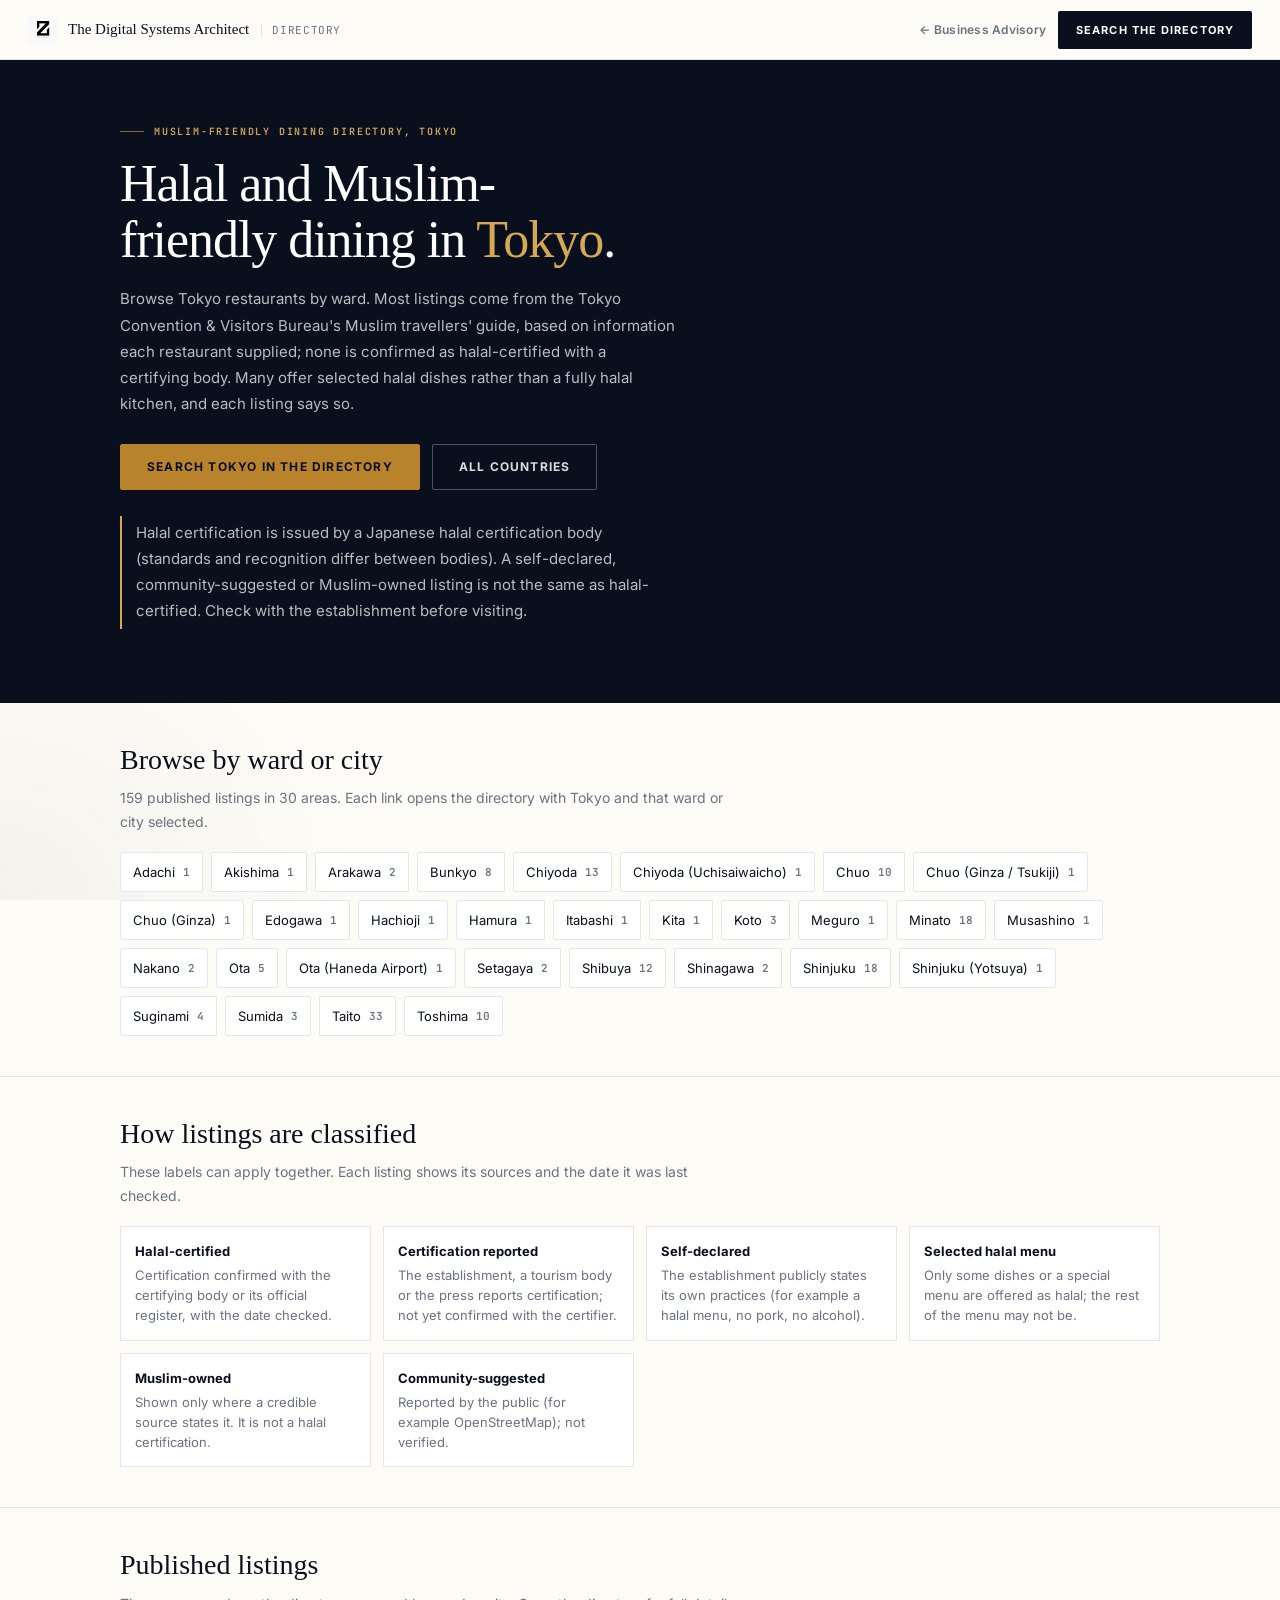
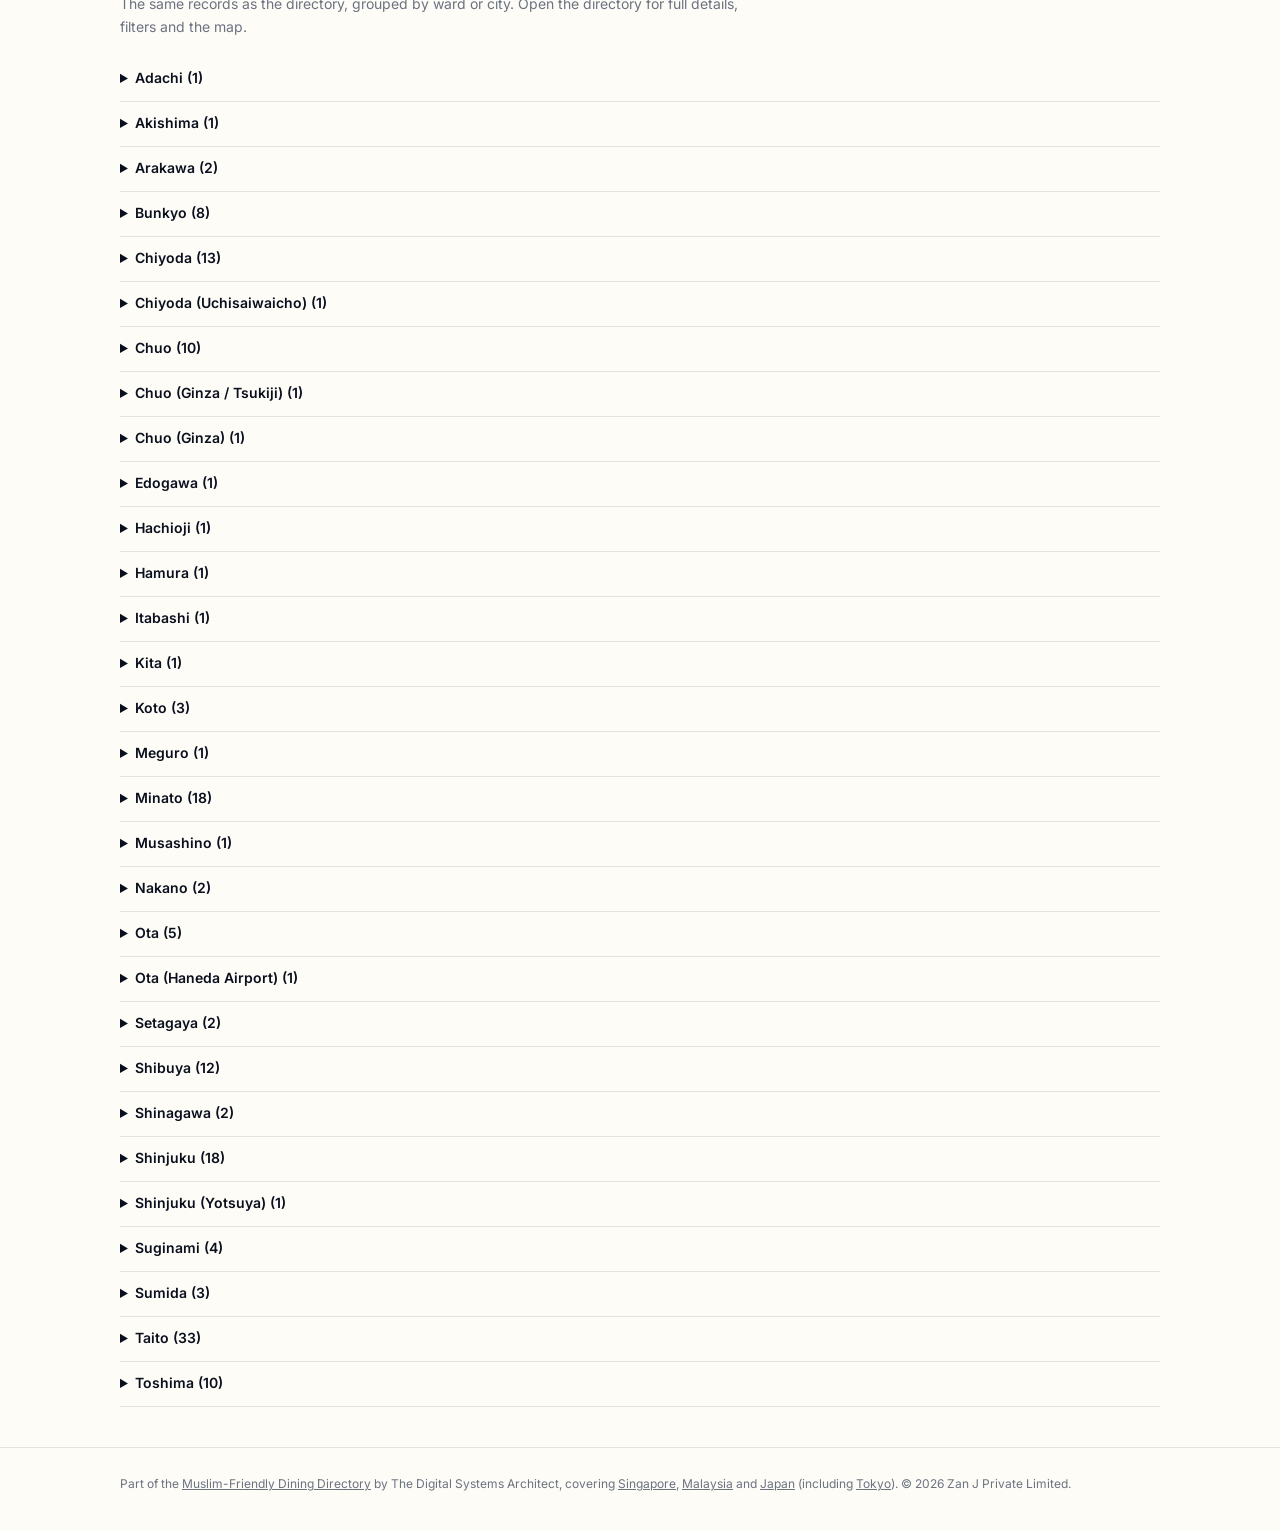
<file: muslim-friendly-directory-tokyo.html>
<!DOCTYPE html>
<!--
  ============================================================================
  © 2026 Zan J Private Limited (UEN: 202616105R)
  The Digital Systems Architect — https://digi-architect.studio

  This page — its design, layout, code, structure, copy and data schema — is
  the property of Zan J Private Limited (UEN: 202616105R) and is protected by copyright
  under the Copyright Act 2021 (Singapore) and applicable international
  conventions.

  Reproduction, redistribution, adaptation, or use of any part of this page,
  in whole or in part, for any purpose other than viewing it in a browser, is
  prohibited without prior written permission.

  Licensing and permission enquiries: admin@digi-architect.studio
  ============================================================================
-->
<html lang="en">
<head>
<script>(function(w,d,s,l,i){w[l]=w[l]||[];w[l].push({'gtm.start':new Date().getTime(),event:'gtm.js'});var f=d.getElementsByTagName(s)[0],j=d.createElement(s),dl=l!='dataLayer'?'&l='+l:'';j.async=true;j.src='https://www.googletagmanager.com/gtm.js?id='+i+dl;f.parentNode.insertBefore(j,f);})(window,document,'script','dataLayer','GTM-WNG8MK4K');</script>
<meta charset="UTF-8">
<meta name="viewport" content="width=device-width, initial-scale=1.0">
<title>Halal &amp; Muslim-Friendly Restaurants in Tokyo | Dining Directory</title>
<link rel="icon" type="image/png" sizes="48x48" href="/favicon-48.png">
<link rel="apple-touch-icon" href="/apple-touch-icon.png">
<meta name="description" content="Halal and Muslim-friendly restaurants in Tokyo by ward, from Shinjuku and Shibuya to Asakusa and Ginza. Each listing shows whether the whole menu or only selected dishes are halal, and who made the claim.">
<meta name="copyright" content="© 2026 Zan J Private Limited (UEN: 202616105R). All rights reserved, except where third-party licensing terms apply.">
<meta name="author" content="The Digital Systems Architect — Zan J Private Limited (UEN: 202616105R)">
<meta name="rights" content="All rights reserved, except where third-party licensing terms apply. Reproduction of Zan J Private Limited material requires written permission.">
<meta name="robots" content="index, follow">
<link rel="canonical" href="https://digi-architect.studio/muslim-friendly-directory-tokyo">
<meta property="og:type" content="website">
<meta property="og:title" content="Halal &amp; Muslim-Friendly Restaurants in Tokyo | Dining Directory">
<meta property="og:description" content="Halal and Muslim-friendly restaurants in Tokyo by ward, from Shinjuku and Shibuya to Asakusa and Ginza. Each listing shows whether the whole menu or only selected dishes are halal, and who made the claim.">
<meta property="og:url" content="https://digi-architect.studio/muslim-friendly-directory-tokyo">
<link rel="preconnect" href="https://fonts.googleapis.com">
<link rel="preconnect" href="https://fonts.gstatic.com" crossorigin>
<link href="https://fonts.googleapis.com/css2?family=Inter:wght@400;500;600;700&family=JetBrains+Mono:wght@400;600&display=swap" rel="stylesheet">
<style>
:root{
  --ink:#0A0F1E;--ink-2:#1C2438;
  --gold:#B8832A;--gold-l:#D4A855;--gold-xl:#F0CF8E;
  --sand:#F5F0E8;--cream:#FEFCF7;--muted:#6B7280;
  --line:rgba(10,15,30,0.10);--line-w:rgba(255,255,255,0.12);
  --sage:#3D5A47;--sage-bg:#EBF2EC;
  --good:#2F7A52;--good-bg:#EAF3EE;
  --caution:#92400E;--caution-bg:#FEF3C7;
  --white:#FFFFFF;--ease:cubic-bezier(0.16,1,0.3,1);
  --nav-w:220px;--hdr-h:60px;
  --shadow-sm:0 2px 8px rgba(10,15,30,0.06);
  --shadow-md:0 6px 20px rgba(10,15,30,0.09);
  --shadow-gold:0 8px 28px rgba(184,131,42,0.22);
}
*{box-sizing:border-box;margin:0;padding:0;}
html,body{height:100%;overflow:hidden;}
body{font-family:'Inter',system-ui,sans-serif;background:var(--cream);color:var(--ink);-webkit-font-smoothing:antialiased;}
::selection{background:var(--gold);color:#fff;}
a{color:inherit;text-decoration:none;}
img,svg{display:block;}
h1,h2,h3,h4{font-family:Georgia,'Times New Roman',serif;font-weight:normal;line-height:1.2;color:var(--ink);}
p{color:var(--muted);}
.mono{font-family:'JetBrains Mono',ui-monospace,monospace;}
.page-bg{position:fixed;inset:0;pointer-events:none;z-index:-1;
  background:radial-gradient(ellipse 70% 50% at 80% 0%,rgba(184,131,42,0.09) 0%,transparent 60%),
             radial-gradient(ellipse 50% 60% at 0% 100%,rgba(61,90,71,0.06) 0%,transparent 60%),
             radial-gradient(ellipse 40% 40% at 50% 50%,rgba(184,131,42,0.02) 0%,transparent 70%);}
.site-header{position:fixed;top:0;left:0;right:0;height:var(--hdr-h);z-index:300;background-color:rgba(254,252,247,0.97);backdrop-filter:blur(24px);-webkit-backdrop-filter:blur(24px);border-bottom:1px solid var(--line);display:flex;align-items:center;justify-content:space-between;padding:0 clamp(16px,3vw,28px);gap:12px;}
.hdr-brand{display:flex;align-items:center;gap:10px;font-family:Georgia,'Times New Roman',serif;font-size:15px;color:var(--ink);min-width:0;flex-shrink:1;overflow:hidden;white-space:nowrap;}
.hdr-brand img{height:30px;width:auto;border-radius:4px;flex-shrink:0;}
.hdr-brand-sub{font-size:11px;color:var(--muted);font-family:'JetBrains Mono',monospace;letter-spacing:0.06em;text-transform:uppercase;padding-left:10px;border-left:1px solid var(--line);margin-left:2px;}
@media(max-width:860px){.hdr-brand-sub{display:none;}}
@media(max-width:640px){.hdr-brand span:not(.hdr-brand-sub){display:none;}}
.hdr-right{display:flex;align-items:center;gap:12px;flex-shrink:0;}
.hdr-back{font-size:12px;font-weight:600;color:var(--muted);letter-spacing:0.02em;transition:color .2s;min-height:44px;display:flex;align-items:center;}
.hdr-back:hover{color:var(--gold);}
@media(max-width:768px){.hdr-back{display:none;}}
.hdr-section-label{font-family:'JetBrains Mono',monospace;font-size:10px;font-weight:600;letter-spacing:0.12em;text-transform:uppercase;color:var(--muted);display:none;}
@media(min-width:1025px){.hdr-section-label{display:block;}}
.hdr-cta{font-size:11px;font-weight:700;text-transform:uppercase;letter-spacing:0.1em;color:var(--white);background:var(--ink);padding:0 18px;height:38px;border-radius:2px;transition:background .25s,box-shadow .25s;display:inline-flex;align-items:center;white-space:nowrap;cursor:pointer;border:0;}
.hdr-cta:hover{background:var(--gold);box-shadow:var(--shadow-gold);}
.nav-toggle{display:none;width:44px;height:44px;background:none;border:1px solid var(--line);border-radius:2px;cursor:pointer;align-items:center;justify-content:center;flex-direction:column;gap:5px;padding:0;flex-shrink:0;transition:border-color .2s;}
.nav-toggle:hover{border-color:var(--gold);}
.nav-toggle span{display:block;width:18px;height:2px;background:var(--ink);border-radius:1px;transition:transform .25s var(--ease),opacity .25s;}
.nav-toggle[aria-expanded="true"] span:nth-child(1){transform:translateY(7px) rotate(45deg);}
.nav-toggle[aria-expanded="true"] span:nth-child(2){opacity:0;}
.nav-toggle[aria-expanded="true"] span:nth-child(3){transform:translateY(-7px) rotate(-45deg);}
@media(max-width:1024px){.nav-toggle{display:flex;}}
.nav-backdrop{display:none;position:fixed;inset:0;z-index:390;background:rgba(10,15,30,0.45);opacity:0;transition:opacity .25s;}
.nav-backdrop.is-open{display:block;opacity:1;}
.nav-drawer{position:fixed;top:0;left:0;bottom:0;z-index:400;width:min(300px,85vw);background:var(--cream);border-right:1px solid var(--line);transform:translateX(-100%);transition:transform .3s var(--ease);overflow-y:auto;display:flex;flex-direction:column;padding-bottom:env(safe-area-inset-bottom,0);}
.nav-drawer.is-open{transform:translateX(0);}
@media(min-width:1025px){.nav-drawer,.nav-backdrop{display:none!important;}}
.drawer-header{height:var(--hdr-h);display:flex;align-items:center;justify-content:space-between;padding:0 20px;border-bottom:1px solid var(--line);flex-shrink:0;}
.drawer-brand{font-family:Georgia,'Times New Roman',serif;font-size:14px;color:var(--ink);}
.drawer-close{width:36px;height:36px;border:1px solid var(--line);border-radius:2px;background:none;cursor:pointer;font-size:18px;color:var(--muted);display:flex;align-items:center;justify-content:center;transition:all .2s;}
.drawer-close:hover{border-color:var(--gold);color:var(--gold);}
.drawer-label{font-family:'JetBrains Mono',monospace;font-size:9px;font-weight:600;letter-spacing:0.18em;text-transform:uppercase;color:var(--gold);padding:24px 20px 12px;}
.drawer-nav-list{list-style:none;padding:0 0 24px;}
.drawer-nav-item button{display:flex;align-items:center;gap:12px;padding:11px 20px;font-size:13px;font-weight:500;color:var(--muted);transition:all .15s;min-height:44px;width:100%;background:none;border:0;text-align:left;cursor:pointer;}
.drawer-nav-item button:hover{color:var(--ink);background:var(--sand);}
.drawer-nav-item.active button{color:var(--ink);font-weight:700;background:rgba(184,131,42,0.06);}
.drawer-nav-dot{width:8px;height:8px;border-radius:50%;border:1.5px solid var(--line);background:var(--cream);flex-shrink:0;transition:all .2s;}
.drawer-nav-item.active .drawer-nav-dot{background:var(--gold);border-color:var(--gold);}
.drawer-cta{padding:20px;border-top:1px solid var(--line);margin-top:auto;}
.drawer-cta button{display:flex;align-items:center;justify-content:center;padding:13px;background:var(--ink);color:var(--white);font-size:11px;font-weight:700;text-transform:uppercase;letter-spacing:0.1em;border-radius:2px;transition:background .2s;min-height:44px;width:100%;border:0;cursor:pointer;}
.drawer-cta button:hover{background:var(--gold);}
.page-body{position:fixed;top:var(--hdr-h);left:0;right:0;bottom:0;display:grid;grid-template-columns:var(--nav-w) 1fr;}
@media(max-width:1024px){.page-body{grid-template-columns:1fr;}:root{--nav-w:0px;}}
.side-nav{height:100%;overflow-y:auto;padding:40px 0 40px 28px;border-right:1px solid var(--line);display:flex;flex-direction:column;background:var(--cream);}
@media(max-width:1024px){.side-nav{display:none;}}
.side-nav-label{font-family:'JetBrains Mono',monospace;font-size:9px;font-weight:600;letter-spacing:0.18em;text-transform:uppercase;color:var(--gold);margin-bottom:28px;}
.snav-list{display:flex;flex-direction:column;position:relative;list-style:none;}
.snav-list::before{content:'';position:absolute;left:9px;top:12px;bottom:12px;width:1px;background:linear-gradient(to bottom,transparent,rgba(10,15,30,0.08) 15%,rgba(10,15,30,0.08) 85%,transparent);}
.snav-item{display:flex;align-items:center;gap:12px;padding:7px 0;font-size:12px;font-weight:500;color:var(--muted);cursor:pointer;transition:color .2s;position:relative;background:none;border:0;text-align:left;width:100%;min-height:38px;}
.snav-item:hover{color:var(--ink);}
.snav-item.active{color:var(--ink);font-weight:700;}
.snav-item:focus-visible{outline:2px solid var(--gold);outline-offset:2px;border-radius:2px;}
.snav-dot{width:18px;height:18px;border-radius:50%;border:1.5px solid rgba(10,15,30,0.12);background:var(--cream);flex-shrink:0;z-index:1;display:flex;align-items:center;justify-content:center;transition:all .3s;}
.snav-item.active .snav-dot{background:var(--gold);border-color:var(--gold);box-shadow:0 0 0 4px rgba(184,131,42,0.12);}
.snav-item:hover:not(.active) .snav-dot{border-color:var(--gold);background:rgba(184,131,42,0.07);}
.snav-dot-inner{width:6px;height:6px;border-radius:50%;background:var(--white);opacity:0;}
.snav-item.active .snav-dot-inner{opacity:1;}
.panel-area{position:relative;overflow:hidden;height:100%;}
.view{position:absolute;inset:0;overflow-y:auto;overflow-x:hidden;opacity:0;pointer-events:none;transition:opacity .4s var(--ease);-webkit-overflow-scrolling:touch;}
.view.active{opacity:1;pointer-events:auto;}
.panel-nav{position:fixed;bottom:28px;right:28px;z-index:200;display:flex;gap:8px;transition:bottom .22s var(--ease),opacity .2s;}
/* The nav shares the bottom-right corner with the filter sheet and the drawer.
   Get out of the way rather than fight over z-index. */
body.sheet-open .panel-nav,body.drawer-open .panel-nav{opacity:0;pointer-events:none;}
@media(max-width:480px){.panel-nav{bottom:16px;right:16px;}}
.panel-nav-btn{width:40px;height:40px;border-radius:50%;background:var(--ink);color:var(--white);border:0;cursor:pointer;font-size:16px;display:flex;align-items:center;justify-content:center;transition:background .2s,transform .2s,box-shadow .2s;box-shadow:0 4px 16px rgba(10,15,30,0.22);}
.panel-nav-btn:hover{background:var(--gold);transform:scale(1.08);box-shadow:var(--shadow-gold);}
.panel-nav-btn:focus-visible{outline:2px solid var(--gold);outline-offset:3px;}
.panel-nav-btn:disabled{opacity:0.2;cursor:default;transform:none;box-shadow:none;}
.panel-counter{height:40px;padding:0 16px;border-radius:20px;background:rgba(10,15,30,0.05);border:1px solid var(--line);display:flex;align-items:center;font-family:'JetBrains Mono',monospace;font-size:11px;font-weight:600;color:var(--muted);white-space:nowrap;letter-spacing:0.04em;}
.panel-pad{padding:clamp(40px,5vw,64px) clamp(24px,5vw,56px);}
.section-inner{max-width:820px;}
.section-inner.wide{max-width:1060px;}
.eyebrow{display:inline-flex;align-items:center;gap:10px;font-family:'JetBrains Mono',monospace;font-size:10px;font-weight:600;letter-spacing:0.18em;text-transform:uppercase;color:var(--gold);margin-bottom:14px;}
.eyebrow::before{content:'';width:24px;height:1px;background:var(--gold);opacity:0.6;}
.eyebrow.light{color:var(--gold-l);}.eyebrow.light::before{background:var(--gold-l);}
.btn{display:inline-flex;align-items:center;justify-content:center;gap:8px;font-family:'Inter',sans-serif;font-size:12px;font-weight:700;text-transform:uppercase;letter-spacing:0.1em;padding:0 26px;min-height:44px;border-radius:2px;cursor:pointer;transition:all .25s;border:1.5px solid transparent;}
.btn-primary{background:var(--gold);color:var(--ink);border-color:var(--gold);}
.btn-primary:hover{background:var(--gold-l);box-shadow:var(--shadow-gold);transform:translateY(-1px);}
.btn-ghost-light{background:transparent;color:rgba(255,255,255,0.85);border-color:rgba(255,255,255,0.28);}
.btn-ghost-light:hover{border-color:var(--gold-l);color:var(--gold-xl);}
.btn-dark{background:var(--ink);color:var(--white);border-color:var(--ink);}
.btn-dark:hover{background:var(--gold);border-color:var(--gold);color:var(--ink);box-shadow:var(--shadow-gold);}
.btn-sm{min-height:36px;padding:0 16px;font-size:11px;}
.btn-outline{background:transparent;color:var(--ink);border-color:var(--line);}
.btn-outline:hover{border-color:var(--gold);color:var(--gold);}
.btn:focus-visible{outline:2px solid var(--gold);outline-offset:3px;}
#view-hero{background:var(--ink);}
#view-hero::before{content:'';position:absolute;inset:0;pointer-events:none;background:radial-gradient(ellipse 75% 85% at 95% -5%,rgba(184,131,42,0.20) 0%,transparent 55%),radial-gradient(ellipse 55% 55% at -5% 105%,rgba(61,90,71,0.16) 0%,transparent 55%);}
#view-hero::after{content:'';position:absolute;top:0;right:0;width:420px;height:420px;pointer-events:none;background-image:linear-gradient(rgba(255,255,255,0.025) 1px,transparent 1px),linear-gradient(90deg,rgba(255,255,255,0.025) 1px,transparent 1px);background-size:40px 40px;mask-image:radial-gradient(ellipse 80% 80% at 80% 20%,black 0%,transparent 70%);-webkit-mask-image:radial-gradient(ellipse 80% 80% at 80% 20%,black 0%,transparent 70%);}
.hero-inner{max-width:780px;height:100%;display:flex;flex-direction:column;justify-content:center;position:relative;z-index:1;}
.hero-h1{font-size:clamp(36px,5.5vw,66px);color:var(--white);letter-spacing:-0.028em;line-height:1.04;max-width:15ch;margin-bottom:22px;}
.hero-h1 em{font-style:normal;color:var(--gold-l);}
/* The topic label is the page H1 for search engines; keep its label styling. */
h1.eyebrow{line-height:normal;margin-top:0;}
p.hero-h1{font-family:Georgia,'Times New Roman',serif;font-weight:normal;}
.hero-p{font-size:clamp(14px,1.8vw,16px);color:rgba(255,255,255,0.68);max-width:52ch;margin-bottom:32px;line-height:1.78;}
.hero-btns{display:flex;gap:12px;flex-wrap:wrap;margin-bottom:40px;}
.hero-countries{margin:-24px 0 32px;font-size:13px;color:rgba(255,255,255,.75);}
.hero-countries a{color:var(--gold-l);text-decoration:underline;text-underline-offset:3px;}
.hero-notice{padding:16px 20px;border:1px solid rgba(255,255,255,0.10);background:rgba(255,255,255,0.04);}
.hero-notice-title{font-family:'JetBrains Mono',monospace;font-size:9px;font-weight:700;letter-spacing:0.12em;text-transform:uppercase;color:var(--gold-l);margin-bottom:7px;}
.hero-notice p{font-size:12px;color:rgba(255,255,255,0.55);line-height:1.65;max-width:60ch;}
.hero-notice p b{color:rgba(255,255,255,0.8);font-weight:600;}
.hero-coord{position:absolute;bottom:clamp(24px,4vw,44px);right:clamp(24px,4vw,44px);font-family:'JetBrains Mono',monospace;font-size:9px;color:rgba(255,255,255,0.18);letter-spacing:0.12em;text-transform:uppercase;z-index:1;}
#view-meaning{background:var(--sand);}
.meaning-layout{display:grid;grid-template-columns:1fr 1px 1fr;gap:0;height:100%;align-items:center;}
@media(max-width:860px){.meaning-layout{grid-template-columns:1fr;gap:32px;height:auto;}}
.meaning-left{padding-right:clamp(24px,4vw,56px);}
.meaning-divider{background:linear-gradient(to bottom,transparent,var(--gold) 20%,var(--gold) 80%,transparent);opacity:0.35;align-self:stretch;}
@media(max-width:860px){.meaning-divider{display:none;}}
.meaning-right{padding-left:clamp(24px,4vw,56px);display:flex;flex-direction:column;gap:20px;}
.meaning-quote{font-family:Georgia,'Times New Roman',serif;font-size:clamp(20px,3vw,32px);color:var(--ink);line-height:1.3;margin:18px 0 22px;}
.meaning-body{font-size:clamp(13px,1.5vw,15px);color:var(--muted);max-width:42ch;line-height:1.75;}
.meaning-annotation{padding:16px 18px;border:1px solid var(--line);background:var(--cream);}
.meaning-annotation strong{display:block;font-size:12px;color:var(--ink);margin-bottom:6px;}
.meaning-annotation p{font-size:12px;color:var(--muted);line-height:1.65;}
#view-framework{background:var(--cream);}
.framework-intro{font-size:clamp(13px,1.5vw,15px);max-width:56ch;margin-top:10px;margin-bottom:28px;line-height:1.72;}
.fw-accordion{border:1px solid var(--line);max-width:780px;}
.fw-item{border-bottom:1px solid var(--line);}
.fw-item:last-child{border-bottom:0;}
.fw-btn{width:100%;display:flex;align-items:center;justify-content:space-between;gap:16px;padding:16px 20px;background:none;border:0;cursor:pointer;text-align:left;min-height:52px;transition:background .15s;}
.fw-btn:hover{background:var(--sand);}
.fw-btn-left{display:flex;align-items:center;gap:14px;}
.fw-num{font-family:'JetBrains Mono',monospace;font-size:9px;font-weight:600;color:var(--gold);letter-spacing:0.1em;text-transform:uppercase;flex-shrink:0;}
.fw-title{font-family:Georgia,'Times New Roman',serif;font-size:clamp(13px,1.6vw,15px);color:var(--ink);font-weight:normal;line-height:1.3;transition:color .2s;}
.fw-btn:hover .fw-title{color:var(--gold);}
.fw-toggle{width:20px;height:20px;flex-shrink:0;border:1.5px solid var(--line);border-radius:50%;display:flex;align-items:center;justify-content:center;transition:all .22s;position:relative;}
.fw-btn:hover .fw-toggle{border-color:var(--gold);}
.fw-item.is-open .fw-toggle{background:var(--gold);border-color:var(--gold);}
.fw-toggle::before,.fw-toggle::after{content:'';position:absolute;background:var(--muted);border-radius:1px;transition:all .22s;}
.fw-toggle::before{width:8px;height:1.5px;}
.fw-toggle::after{width:1.5px;height:8px;}
.fw-item.is-open .fw-toggle::before,.fw-item.is-open .fw-toggle::after{background:var(--white);}
.fw-item.is-open .fw-toggle::after{transform:rotate(90deg);opacity:0;}
.fw-panel{overflow:hidden;max-height:0;transition:max-height .32s var(--ease);}
.fw-item.is-open .fw-panel{max-height:300px;}
.fw-body{padding:0 20px 18px calc(20px + 14px + 34px);font-size:13px;color:var(--muted);line-height:1.7;max-width:66ch;}
#view-why{background:var(--sand);}
.why-intro{font-size:clamp(13px,1.5vw,15px);max-width:58ch;margin-top:10px;margin-bottom:28px;line-height:1.72;}
.pro-grid{display:grid;grid-template-columns:repeat(3,1fr);gap:0;border:1px solid var(--line);}
@media(max-width:780px){.pro-grid{grid-template-columns:1fr;}}
.pro-cell{padding:clamp(22px,3vw,32px) clamp(18px,2.5vw,28px);border-right:1px solid var(--line);background:var(--cream);}
.pro-cell:last-child{border-right:0;}
@media(max-width:780px){.pro-cell{border-right:0;border-bottom:1px solid var(--line);}.pro-cell:last-child{border-bottom:0;}}
.pro-cell.dark{background:var(--ink);}
.pro-label{font-family:'JetBrains Mono',monospace;font-size:9px;font-weight:600;letter-spacing:0.1em;text-transform:uppercase;color:var(--gold);margin-bottom:10px;}
.pro-cell.dark .pro-label{color:var(--gold-l);}
.pro-cell h3{font-size:15px;color:var(--ink);margin-bottom:10px;}
.pro-cell.dark h3{color:var(--white);}
.pro-cell p{font-size:13px;line-height:1.65;}
.pro-cell.dark p{color:rgba(255,255,255,0.6);}
.why-method{margin-top:28px;border:1px solid var(--line);display:grid;grid-template-columns:repeat(4,1fr);}
@media(max-width:700px){.why-method{grid-template-columns:repeat(2,1fr);}}
@media(max-width:400px){.why-method{grid-template-columns:1fr;}}
.method-cell{padding:18px 16px;border-right:1px solid var(--line);}
.method-cell:last-child{border-right:0;}
@media(max-width:700px){.method-cell:nth-child(2n){border-right:0;}.method-cell{border-bottom:1px solid var(--line);}.method-cell:nth-last-child(-n+2){border-bottom:0;}}
@media(max-width:400px){.method-cell{border-right:0!important;border-bottom:1px solid var(--line);}.method-cell:last-child{border-bottom:0;}}
.method-idx{font-family:'JetBrains Mono',monospace;font-size:9px;font-weight:600;color:var(--gold);letter-spacing:0.08em;text-transform:uppercase;margin-bottom:8px;}
.method-cell h3{font-size:13px;color:var(--ink);margin-bottom:5px;}
.method-cell p{font-size:12px;line-height:1.55;}
#view-notice{background:var(--cream);}
.notice-intro{font-size:clamp(13px,1.5vw,15px);max-width:56ch;margin-top:10px;margin-bottom:24px;line-height:1.72;}
.notice-box{border:1px solid var(--line);max-width:820px;}
.notice-head{font-family:'JetBrains Mono',monospace;font-size:9px;font-weight:700;text-transform:uppercase;letter-spacing:0.1em;color:var(--gold);padding:14px 20px;border-bottom:1px solid var(--line);background:var(--sand);}
.notice-row{display:flex;gap:16px;align-items:flex-start;padding:12px 20px;border-bottom:1px solid var(--line);}
.notice-row:last-of-type{border-bottom:0;}
.notice-n{font-family:'JetBrains Mono',monospace;font-size:9px;font-weight:700;color:var(--gold);flex-shrink:0;letter-spacing:0.06em;padding-top:2px;min-width:20px;}
.notice-row p{font-size:13px;color:var(--muted);line-height:1.65;}
.notice-row p mark{background:rgba(184,131,42,0.12);color:var(--ink);font-weight:600;padding:0 3px;}
.notice-more{font-family:'JetBrains Mono',monospace;font-size:10px;color:var(--muted);padding:12px 20px;border-top:1px solid var(--line);background:var(--sand);}
/* ── DIRECTORY PANEL — REDESIGNED ── */
#view-directory{background:var(--cream);overflow:hidden;}
.dir-panel-inner{height:100%;display:flex;flex-direction:column;}
/* Top bar */
.dir-panel-top{flex-shrink:0;padding:clamp(18px,2.5vw,32px) clamp(16px,3vw,32px) 0;}
.dir-top-row{display:flex;align-items:flex-end;justify-content:space-between;gap:16px;flex-wrap:wrap;margin-bottom:6px;}
.dir-top-row h2{font-size:clamp(18px,2.5vw,28px);margin:0;}
.dir-subtitle{font-size:12px;color:var(--muted);line-height:1.6;padding-bottom:14px;}
/* View switcher */
.view-switcher{display:flex;border:1px solid var(--line);border-radius:2px;overflow:hidden;flex-shrink:0;}
.vsw-btn{display:flex;align-items:center;gap:6px;padding:0 14px;height:36px;font-size:11px;font-weight:700;letter-spacing:0.06em;text-transform:uppercase;background:none;border:0;cursor:pointer;color:var(--muted);transition:background .15s,color .15s;white-space:nowrap;}
.vsw-btn+.vsw-btn{border-left:1px solid var(--line);}
.vsw-btn.active{background:var(--ink);color:var(--white);}
.vsw-btn svg{width:14px;height:14px;stroke:currentColor;fill:none;stroke-width:2;stroke-linecap:round;stroke-linejoin:round;}
.vsw-btn:focus-visible{outline:2px solid var(--gold);outline-offset:-2px;}
/* Body grid */
.dir-panel-body{flex:1;min-height:0;display:grid;grid-template-columns:360px 1fr;border-top:1px solid var(--line);}
@media(max-width:1100px){.dir-panel-body{grid-template-columns:300px 1fr;}}
@media(max-width:767px){.dir-panel-body{display:block;position:relative;height:100%;}}
/* Left column — search + filters + results */
.dir-left-col{display:flex;flex-direction:column;overflow:hidden;border-right:1px solid var(--line);}
@media(max-width:767px){.dir-left-col{height:100%;}
.dir-is-mapview .dir-left-col{display:none;}}
/* Search row */
.dir-search-row{display:flex;align-items:center;gap:8px;padding:10px 14px;border-bottom:1px solid var(--line);flex-shrink:0;background:var(--cream);}
.dir-search-wrap{flex:1;min-width:0;}
.dir-field{width:100%;border:1px solid var(--line);border-radius:2px;background:var(--white);padding:9px 12px;font-size:16px;color:var(--ink);font-family:'Inter',sans-serif;outline:none;transition:border-color .2s;}
.dir-field:focus{border-color:var(--gold);box-shadow:0 0 0 3px rgba(184,131,42,0.12);}
.dir-field::placeholder{font-size:13px;color:var(--muted);}
.dir-filter-btn{display:flex;align-items:center;gap:5px;height:38px;padding:0 12px;border:1px solid var(--line);border-radius:2px;background:var(--white);color:var(--ink);font-size:11px;font-weight:700;letter-spacing:0.05em;text-transform:uppercase;cursor:pointer;white-space:nowrap;transition:border-color .2s,background .2s;flex-shrink:0;}
.dir-filter-btn:hover{border-color:var(--gold);}
.dir-filter-btn.has-filters{border-color:var(--gold);background:rgba(184,131,42,0.06);color:var(--gold);}
.dir-filter-btn svg{width:13px;height:13px;stroke:currentColor;fill:none;stroke-width:2;}
/* Mobile filter button: only visible on mobile */

/* Desktop inline filters */
.dir-filters-inline{flex-shrink:0;padding:10px 14px;border-bottom:1px solid var(--line);background:var(--sand);}

.dir-filters-inline>summary{list-style:none;cursor:pointer;font-size:10px;font-weight:700;color:var(--muted);font-family:'JetBrains Mono',monospace;letter-spacing:0.06em;text-transform:uppercase;display:flex;align-items:center;justify-content:space-between;min-height:34px;}
.dir-filters-inline>summary:focus-visible{outline:2px solid var(--gold);outline-offset:2px;}
.dir-filters-inline>summary::-webkit-details-marker{display:none;}
.dir-filters-inline>summary::after{content:'+ Filters';color:var(--gold);}
.inline-count{margin-left:8px;color:var(--gold);font-weight:700;}
.fbtn-count{font-weight:700;}
.dir-filters-inline[open]>summary::after{content:'− Close';}
.dir-filters-body{display:grid;grid-template-columns:1fr 1fr;gap:6px 8px;}
@media(max-width:1100px){.dir-filters-body{grid-template-columns:1fr;}}
/* Capped, internally scrolling filter body — the panel can never push results off-screen. */
.dir-filters-scroll{max-height:min(34vh,272px);overflow-y:auto;overscroll-behavior:contain;margin-top:10px;padding-right:4px;}
.dir-filters-scroll::-webkit-scrollbar{width:6px;}
.dir-filters-scroll::-webkit-scrollbar-thumb{background:rgba(10,15,30,0.18);border-radius:3px;}
/* Compact field metrics — scoped to the desktop panel only, so the mobile sheet keeps its 16px inputs (no iOS zoom). */
.dir-filters-inline .filter-label{font-size:9px;margin-bottom:3px;letter-spacing:0.05em;}
.dir-filters-inline .dir-select{padding:6px 8px;font-size:13px;}
/* Collapsible advanced groups */
.fgroup{border-top:1px solid var(--line);margin-top:8px;padding-top:8px;}
.fgroup>summary{list-style:none;cursor:pointer;font-family:'JetBrains Mono',monospace;font-size:9px;font-weight:700;letter-spacing:0.08em;text-transform:uppercase;color:var(--muted);display:flex;align-items:center;gap:6px;min-height:28px;transition:color .15s;}
.fgroup>summary::-webkit-details-marker{display:none;}
.fgroup>summary::before{content:'+';color:var(--gold);font-size:12px;width:10px;flex-shrink:0;}
.fgroup[open]>summary::before{content:'\2212';}
.fgroup>summary:hover{color:var(--ink);}
.fgroup>summary:focus-visible{outline:2px solid var(--gold);outline-offset:2px;}
.fgroup .dir-filters-body{margin-top:6px;}
.fgroup-count{margin-left:auto;color:var(--gold);font-weight:700;}

.filter-label{font-size:10px;font-weight:700;color:var(--muted);text-transform:uppercase;letter-spacing:0.06em;font-family:'JetBrains Mono',monospace;display:block;margin-bottom:4px;}
.dir-select{width:100%;border:1px solid var(--line);border-radius:2px;background:var(--white);padding:8px 10px;font-size:14px;color:var(--ink);font-family:'Inter',sans-serif;outline:none;transition:border-color .2s;}
.dir-select:focus{border-color:var(--gold);}
.dir-filter-actions{display:flex;gap:8px;margin-top:8px;padding-top:8px;border-top:1px solid var(--line);position:sticky;bottom:0;background:var(--sand);}
/* Active chips */
.active-chips{display:flex;flex-wrap:wrap;gap:5px;padding:8px 14px;flex-shrink:0;border-bottom:1px solid var(--line);}
.active-chips:empty{padding:0;border-bottom:0;}
.chip{display:inline-flex;align-items:center;gap:5px;background:rgba(184,131,42,0.08);border:1px solid rgba(184,131,42,0.25);color:var(--ink);border-radius:2px;padding:4px 8px;font-size:11px;font-weight:600;}
.chip button{border:0;background:none;color:var(--muted);font-size:13px;line-height:1;padding:0 2px;cursor:pointer;}
.chip button:hover{color:var(--gold);}
/* Result count row */
.dir-topline{padding:8px 14px;border-bottom:1px solid var(--line);flex-shrink:0;display:flex;align-items:center;justify-content:space-between;gap:8px;}
.dir-topline strong{font-family:'JetBrains Mono',monospace;font-size:10px;color:var(--muted);text-transform:uppercase;letter-spacing:0.06em;}
/* Results list */
.dir-results{flex:1;overflow-y:auto;-webkit-overflow-scrolling:touch;}
.records-list{}
.record-row{padding:14px 14px;border-bottom:1px solid var(--line);transition:background .15s;cursor:pointer;}
.record-row:last-child{border-bottom:0;}
.record-row:hover{background:var(--sand);}
.record-row.is-selected{background:rgba(184,131,42,0.06);box-shadow:inset 3px 0 0 var(--gold);}
.record-row.is-demo{border-left:3px solid #A78BFA;}
.record-main h4{font-family:Georgia,'Times New Roman',serif;font-size:14px;color:var(--ink);font-weight:normal;margin-bottom:2px;}
.record-meta{font-size:11px;color:var(--muted);margin-bottom:8px;}
.record-badges{display:flex;gap:5px;flex-wrap:wrap;margin-bottom:8px;}
.badge{font-family:'JetBrains Mono',monospace;font-size:9px;font-weight:600;padding:2px 7px;border-radius:2px;letter-spacing:0.03em;white-space:nowrap;}
.badge-self{background:var(--sand);color:var(--ink);border:1px solid var(--line);}
.badge-not-halal{background:var(--caution-bg);color:var(--caution);}
.badge-halal{background:var(--good-bg);color:var(--good);}
.badge-demo{background:#EDE9FE;color:#5B21B6;border:1px solid #C4B5FD;}
.static-listings{list-style:none;margin:0;padding:8px 14px;font-size:13px;line-height:1.5;}
.static-listings li{padding:10px 0;border-bottom:1px solid var(--line);}
.badge-listed{background:transparent;color:var(--sage);border:1px solid var(--sage);}
.badge-community{background:transparent;color:var(--muted);border:1px dashed var(--line);}
.badge-unverified{background:transparent;color:var(--muted);border:1px dashed var(--muted);}
.record-badges .badge+.badge{margin-left:4px;}
.category-key{display:flex;flex-wrap:wrap;gap:6px 14px;align-items:center;font-size:11px;line-height:1.5;color:var(--muted);margin:8px 14px 4px;}
.category-key .badge{margin-right:4px;}
.category-key .country-note{flex-basis:100%;color:var(--ink);font-size:12px;line-height:1.5;}
.country-switch{display:inline-flex;gap:0;margin-top:8px;border:1px solid var(--line);border-radius:2px;overflow:hidden;}
.country-switch button{min-height:32px;padding:0 12px;border:0;border-right:1px solid var(--line);background:var(--white);color:var(--ink);font-size:11px;font-weight:600;letter-spacing:0.04em;text-transform:uppercase;cursor:pointer;font-family:inherit;}
.country-switch button:last-child{border-right:0;}
.country-switch button[aria-pressed="true"]{background:var(--ink);color:var(--white);}
.country-switch button:focus-visible{outline:2px solid var(--gold);outline-offset:-2px;}
.badge-scope{background:transparent;color:var(--caution,#9a6b00);border:1px solid currentColor;}
.scope-note{margin:6px 0 0;font-size:12px;line-height:1.45;color:var(--caution,#9a6b00);font-weight:600;}
.record-local{font-size:12px;color:var(--muted);margin:-2px 0 4px;}
.show-more-row{display:flex;justify-content:center;padding:14px;}
.record-chips{display:flex;flex-wrap:wrap;gap:4px;margin-bottom:8px;}
.dchip{font-size:10px;font-weight:600;border-radius:2px;padding:3px 7px 3px 5px;display:inline-flex;align-items:center;gap:3px;white-space:nowrap;}
.dchip.positive{background:var(--good-bg);color:var(--good);}
.dchip.caution{background:var(--caution-bg);color:var(--caution);}
.dchip.neutral{background:var(--sand);color:var(--muted);border:1px solid var(--line);}
.dchip svg{width:9px;height:9px;stroke-width:3;fill:none;stroke:currentColor;}
.record-foot{display:flex;align-items:center;gap:8px;flex-wrap:wrap;}
.last-updated{font-family:'JetBrains Mono',monospace;font-size:9px;color:var(--muted);white-space:nowrap;flex:1;}
.no-map-note{font-family:'JetBrains Mono',monospace;font-size:9px;color:var(--muted);border:1px dashed var(--line);padding:4px 8px;border-radius:2px;white-space:nowrap;}
.map-empty{position:absolute;inset:0;display:none;align-items:center;justify-content:center;text-align:center;padding:24px;background:rgba(254,252,247,0.94);font-size:13px;color:var(--muted);line-height:1.6;z-index:500;}
.map-empty.visible{display:flex;}
.decl-drawer-body,.filter-sheet-body,.dir-results{overscroll-behavior:contain;}
.demo-disclaimer{font-size:11px;color:#5B21B6;background:#EDE9FE;padding:8px 10px;border-left:2px solid #7C3AED;margin-top:8px;line-height:1.55;border-radius:0 2px 2px 0;}
.empty-state{text-align:center;padding:40px 20px;color:var(--muted);display:none;}
.empty-state.visible{display:block;}
.empty-state h3{font-size:15px;color:var(--ink);margin-bottom:8px;}
.empty-state p{font-size:13px;}
/* Right column — map */
.dir-right-col{display:flex;flex-direction:column;overflow:hidden;position:relative;}
@media(max-width:767px){
  .dir-right-col{position:absolute;inset:0;display:none;}
  .dir-is-mapview .dir-right-col{display:flex;}
}
#declarationMap{flex:1;min-height:0;width:100%;}
.leaflet-container{z-index:0;height:100%!important;}
.leaflet-pane,.leaflet-top,.leaflet-bottom{z-index:auto;}
.map-fallback{flex:1;display:flex;align-items:center;justify-content:center;padding:2rem;text-align:center;color:var(--muted);font-size:13px;}
.marker-selected{filter:drop-shadow(0 0 6px rgba(184,131,42,0.9));}
/* Map selected preview */
.map-preview{flex-shrink:0;border-top:1px solid var(--line);background:var(--white);padding:12px 16px;display:flex;align-items:flex-start;gap:12px;}
.map-preview[hidden]{display:none;}
.map-preview-content{flex:1;min-width:0;}
.map-preview-name{font-family:Georgia,'Times New Roman',serif;font-size:14px;color:var(--ink);font-weight:normal;margin-bottom:2px;}
.map-preview-meta{font-size:11px;color:var(--muted);margin-bottom:8px;}
.map-preview-close{border:1px solid var(--line);background:none;color:var(--muted);width:28px;height:28px;border-radius:2px;cursor:pointer;font-size:16px;display:flex;align-items:center;justify-content:center;flex-shrink:0;}
.map-preview-close:hover{border-color:var(--gold);color:var(--gold);}
/* Mobile return bar */
.map-return-bar{flex-shrink:0;padding:10px 14px;border-top:1px solid var(--line);background:var(--cream);display:none;}
@media(max-width:767px){.dir-is-mapview .map-return-bar{display:flex;gap:8px;align-items:center;}}
.lp-name{font-weight:700;color:var(--ink);font-size:13px;}
.lp-meta{font-size:11px;color:var(--muted);margin:2px 0 7px;}
.lp-badge{font-family:'JetBrains Mono',monospace;font-size:9px;font-weight:700;color:var(--caution);text-transform:uppercase;letter-spacing:0.03em;margin-bottom:7px;display:block;}
.lp-btn{border:0;background:var(--ink);color:var(--white);font-size:11px;font-weight:700;padding:6px 10px;border-radius:2px;cursor:pointer;}
/* Filter bottom sheet */
.filter-sheet-backdrop{position:fixed;inset:0;background:rgba(10,15,30,0.45);z-index:490;display:none;opacity:0;transition:opacity .25s;}
.filter-sheet-backdrop.is-open{display:block;opacity:1;}
.filter-sheet{position:fixed;bottom:0;left:0;right:0;z-index:500;background:var(--cream);border-top:1px solid var(--line);border-radius:16px 16px 0 0;transform:translateY(100%);transition:transform .3s var(--ease);max-height:82dvh;display:flex;flex-direction:column;padding-bottom:env(safe-area-inset-bottom,0);}
.filter-sheet.is-open{transform:translateY(0);}
/* Grab handle — the affordance that tells a thumb this can be pulled down. */
.sheet-grab{padding:10px 0 4px;display:flex;justify-content:center;cursor:grab;touch-action:none;flex-shrink:0;}
.sheet-grab span{display:block;width:44px;height:5px;border-radius:3px;background:rgba(10,15,30,0.18);transition:background .2s;}
.filter-sheet.is-dragging{transition:none;}
.filter-sheet.is-dragging .sheet-grab span{background:var(--gold);}
.sheet-count{color:var(--gold);font-family:'JetBrains Mono',monospace;font-size:11px;margin-left:8px;}
.filter-sheet-header{display:flex;align-items:center;justify-content:space-between;padding:8px 20px 14px;border-bottom:1px solid var(--line);flex-shrink:0;}
.filter-sheet-header span{font-family:Georgia,'Times New Roman',serif;font-size:15px;color:var(--ink);}
.filter-sheet-close{width:44px;height:44px;border:1px solid var(--line);border-radius:2px;background:none;cursor:pointer;font-size:22px;color:var(--ink);display:flex;align-items:center;justify-content:center;flex-shrink:0;}
.filter-sheet-close:focus-visible{outline:2px solid var(--gold);outline-offset:2px;}
.filter-sheet-close:hover{border-color:var(--gold);color:var(--gold);}
.filter-sheet-body{overflow-y:auto;padding:16px 20px;display:grid;gap:14px;flex:1;}
.filter-sheet-footer{padding:14px 20px;border-top:1px solid var(--line);display:flex;gap:10px;flex-shrink:0;}
.result-count{font-family:'JetBrains Mono',monospace;font-size:10px;color:var(--muted);}
#view-how{background:var(--sand);}
.how-intro{font-size:clamp(13px,1.5vw,15px);max-width:56ch;margin-top:10px;margin-bottom:28px;line-height:1.72;}
.how-grid{display:grid;grid-template-columns:repeat(5,1fr);gap:0;border:1px solid var(--line);position:relative;}
.how-grid::before{content:'';position:absolute;top:0;left:0;right:0;height:3px;background:linear-gradient(90deg,var(--gold),rgba(184,131,42,0.15));z-index:1;}
@media(max-width:900px){.how-grid{grid-template-columns:repeat(2,1fr);}.how-grid::before{width:3px;height:auto;background:linear-gradient(to bottom,var(--gold),rgba(184,131,42,0.15));top:0;bottom:0;left:0;right:auto;}}
@media(max-width:440px){.how-grid{grid-template-columns:1fr;}}
.how-step{padding:clamp(20px,2.5vw,28px) clamp(14px,1.8vw,20px);border-right:1px solid var(--line);}
.how-step:last-child{border-right:0;}
@media(max-width:900px){.how-step:nth-child(2n){border-right:0;}.how-step{border-bottom:1px solid var(--line);}.how-step:nth-last-child(-n+2){border-bottom:0;}}
@media(max-width:440px){.how-step{border-right:0!important;border-bottom:1px solid var(--line);}.how-step:last-child{border-bottom:0;}}
.how-n{font-family:'JetBrains Mono',monospace;font-size:9px;font-weight:600;color:var(--gold);letter-spacing:0.1em;text-transform:uppercase;margin-bottom:10px;display:flex;align-items:center;gap:8px;}
.how-n-dot{width:20px;height:20px;border-radius:50%;border:1.5px solid var(--gold);display:flex;align-items:center;justify-content:center;flex-shrink:0;font-size:9px;font-weight:700;color:var(--gold);background:var(--sand);}
.how-step:hover .how-n-dot{background:var(--gold);color:var(--white);}
.how-step h3{font-size:13px;color:var(--ink);margin-bottom:6px;font-family:Georgia,'Times New Roman',serif;font-weight:normal;}
.how-step p{font-size:12px;line-height:1.58;}
.how-outcome{margin-top:22px;padding:16px 22px;background:var(--ink);display:flex;align-items:center;gap:16px;flex-wrap:wrap;}
.how-outcome-label{font-family:'JetBrains Mono',monospace;font-size:9px;font-weight:700;letter-spacing:0.12em;text-transform:uppercase;color:var(--gold-l);white-space:nowrap;flex-shrink:0;}
.how-outcome p{font-size:13px;color:rgba(255,255,255,0.65);line-height:1.6;}
#view-faq{background:var(--cream);}
.faq-info-layout{display:grid;grid-template-columns:1fr 320px;gap:40px;max-width:1020px;}
@media(max-width:860px){.faq-info-layout{grid-template-columns:1fr;gap:28px;}}
.faq-list{max-width:640px;}
.faq-item{border-bottom:1px solid var(--line);}
.faq-btn{width:100%;display:flex;align-items:flex-start;justify-content:space-between;gap:16px;padding:16px 0;background:none;border:0;cursor:pointer;text-align:left;min-height:44px;}
.faq-q{font-family:Georgia,'Times New Roman',serif;font-size:clamp(13px,1.6vw,15px);color:var(--ink);font-weight:normal;line-height:1.35;transition:color .2s;}
.faq-btn:hover .faq-q{color:var(--gold);}
.faq-btn:focus-visible{outline:2px solid var(--gold);outline-offset:2px;}
.faq-icon{width:20px;height:20px;flex-shrink:0;margin-top:2px;border:1.5px solid var(--line);border-radius:50%;display:flex;align-items:center;justify-content:center;transition:all .22s;position:relative;}
.faq-btn:hover .faq-icon{border-color:var(--gold);}
.faq-item.open .faq-icon{background:var(--gold);border-color:var(--gold);}
.faq-icon::before,.faq-icon::after{content:'';position:absolute;background:var(--muted);border-radius:1px;transition:all .22s;}
.faq-icon::before{width:8px;height:1.5px;}
.faq-icon::after{width:1.5px;height:8px;}
.faq-item.open .faq-icon::before,.faq-item.open .faq-icon::after{background:var(--white);}
.faq-item.open .faq-icon::after{transform:rotate(90deg);opacity:0;}
.faq-panel{overflow:hidden;max-height:0;transition:max-height .32s var(--ease);}
.faq-item.open .faq-panel{max-height:400px;}
.faq-answer{padding:0 0 16px;font-size:13px;color:var(--muted);line-height:1.72;}
.info-card{background:var(--ink);padding:clamp(24px,3vw,36px);border-radius:2px;position:relative;overflow:hidden;display:flex;flex-direction:column;gap:16px;box-shadow:0 16px 52px rgba(10,15,30,0.16);}
.info-card::before{content:'';position:absolute;top:0;left:0;bottom:0;width:3px;background:linear-gradient(to bottom,var(--gold),rgba(184,131,42,0.3));}
.info-card::after{content:'';position:absolute;width:200px;height:200px;border-radius:50%;background:radial-gradient(circle,rgba(184,131,42,0.14) 0%,transparent 70%);top:-60px;right:-60px;pointer-events:none;}
.info-card .eyebrow{color:var(--gold-l);}.info-card .eyebrow::before{background:var(--gold-l);}
.info-card h3{color:var(--white);font-size:clamp(16px,2vw,20px);line-height:1.22;}
.info-card p{font-size:13px;color:rgba(255,255,255,0.58);line-height:1.68;}
.info-card-btns{display:flex;flex-direction:column;gap:8px;}
.footer-line{margin-top:24px;padding-top:16px;border-top:1px solid var(--line);font-family:'JetBrains Mono',monospace;font-size:9px;color:var(--muted);letter-spacing:0.05em;line-height:2.1;max-width:640px;}
.footer-line a{color:var(--muted);transition:color .2s;}.footer-line a:hover{color:var(--gold);}
.footer-links-row{display:flex;flex-wrap:wrap;gap:10px;margin-bottom:8px;}
.drawer-backdrop{position:fixed;inset:0;background:rgba(10,15,30,0.55);z-index:1000;opacity:0;transition:opacity .2s;display:none;}
.drawer-backdrop.is-open{opacity:1;display:block;}
.decl-drawer{position:fixed;top:0;right:0;height:100%;width:min(460px,100%);background:var(--white);z-index:1100;transform:translateX(100%);transition:transform .22s var(--ease);display:flex;flex-direction:column;box-shadow:-8px 0 32px rgba(10,15,30,0.15);}
.decl-drawer.is-open{transform:translateX(0);}
@media(max-width:520px){.decl-drawer{width:100%;}}
.decl-drawer-hdr{display:flex;justify-content:space-between;gap:12px;align-items:flex-start;padding:20px;border-bottom:1px solid var(--line);flex-shrink:0;}
.decl-drawer-hdr h2{font-size:17px;color:var(--ink);}
.decl-drawer-close{border:1px solid var(--line);background:none;color:var(--ink);width:32px;height:32px;font-size:18px;line-height:1;flex-shrink:0;border-radius:2px;cursor:pointer;display:flex;align-items:center;justify-content:center;}
.decl-drawer-close:hover{background:var(--ink);color:var(--white);}
.decl-drawer-body{padding:16px 20px 40px;overflow-y:auto;display:grid;gap:20px;flex:1;}
.drawer-sec-title{font-family:'JetBrains Mono',monospace;font-size:9px;font-weight:700;text-transform:uppercase;letter-spacing:0.08em;color:var(--gold);margin-bottom:10px;}
.detail-list{display:grid;gap:7px;}
.detail-list div{display:flex;justify-content:space-between;gap:12px;font-size:13px;border-bottom:1px dashed var(--line);padding-bottom:6px;}
.detail-list dt{color:var(--muted);}
.detail-list dd{margin:0;font-weight:600;color:var(--ink);text-align:right;}
.detail-list dt{flex:0 0 auto;max-width:42%;}.detail-list dd{min-width:0;overflow-wrap:anywhere;}
.link-row{display:flex;gap:10px;flex-wrap:wrap;margin-top:8px;}
.link-row a{font-size:12px;font-weight:700;color:var(--ink);text-decoration:underline;text-decoration-color:var(--gold);}
.decl-list{display:grid;gap:8px;}
.decl-item{display:flex;gap:10px;align-items:flex-start;padding:10px;border-left:2px solid transparent;}
.decl-item.positive{background:var(--good-bg);border-left-color:var(--good);}
.decl-item.caution{background:var(--caution-bg);border-left-color:var(--caution);}
.decl-marker{font-family:'JetBrains Mono',monospace;font-size:9px;font-weight:700;letter-spacing:0.04em;padding:2px 5px;background:rgba(255,255,255,0.6);flex-shrink:0;margin-top:2px;}
.decl-item div strong{display:block;font-size:13px;color:var(--ink);margin-bottom:3px;}
.decl-item div p{font-size:12px;color:var(--muted);line-height:1.45;}
.drawer-plain{font-size:13px;color:var(--ink);line-height:1.6;}
.drawer-disclaimer{font-size:12px;color:var(--muted);line-height:1.6;font-style:italic;border-top:1px solid var(--line);padding-top:14px;}
.lp-name{font-weight:700;color:var(--ink);font-size:13px;}
.lp-meta{font-size:11px;color:var(--muted);margin:2px 0 7px;}
.lp-badge{font-family:'JetBrains Mono',monospace;font-size:9px;font-weight:700;color:var(--caution);text-transform:uppercase;letter-spacing:0.03em;margin-bottom:7px;display:block;}
.lp-btn{border:0;background:var(--ink);color:var(--white);font-size:11px;font-weight:700;padding:6px 10px;border-radius:2px;cursor:pointer;}
@media(prefers-reduced-motion:reduce){.view,.snav-dot,.btn,.fw-panel,.faq-panel,.decl-drawer,.nav-drawer{transition:none!important;animation:none!important;}}

/* ============================================================
   FILTER SURFACE — chosen by INPUT, not by screen width.
   A 30px dropdown is fine under a cursor and hostile under a thumb;
   that is true at 768px and at 1366px. Width then decides density.
   An iPad with a Magic Keyboard reports pointer:fine and correctly
   gets the dropdown — the layout follows how the device is held.
============================================================ */
@media (hover: hover) and (pointer: fine){
  .dir-filter-btn-mobile{display:none;}
}
@media (hover: none),(pointer: coarse){
  .dir-filter-btn-desktop{display:none;}
  .filter-dropdown{display:none!important;}
}
/* ── Top row: title + toolbar ── */
.dir-panel-top{position:relative;z-index:20;}
.dir-top-row{display:flex;align-items:flex-end;justify-content:space-between;gap:16px;flex-wrap:wrap;margin-bottom:10px;}
.dir-title{min-width:0;flex:1 1 260px;}
.dir-title h2{font-size:clamp(18px,2.5vw,28px);margin:0;}
.dir-toolbar{display:flex;align-items:center;gap:8px;flex-wrap:wrap;flex-shrink:0;}
.dir-search-wrap{position:relative;display:flex;align-items:center;width:clamp(200px,24vw,300px);}
.dir-toolbar .dir-search-wrap .dir-field{width:100%;padding-left:34px;padding-right:40px;}
.search-icon{position:absolute;left:11px;width:15px;height:15px;stroke:var(--muted);fill:none;stroke-width:2;stroke-linecap:round;pointer-events:none;transition:stroke .2s;}
.dir-search-wrap:focus-within .search-icon{stroke:var(--gold);}
.search-go{position:absolute;right:4px;width:32px;height:32px;display:flex;align-items:center;justify-content:center;border:0;border-radius:2px;background:transparent;color:var(--muted);cursor:pointer;transition:background .2s,color .2s;}
.search-go svg{width:15px;height:15px;stroke:currentColor;fill:none;stroke-width:2;stroke-linecap:round;stroke-linejoin:round;}
.search-go:hover{background:var(--ink);color:var(--white);}
.search-go:focus-visible{outline:2px solid var(--gold);outline-offset:2px;}
/* type=search shows a native clear ✕; keep our button clear of it */
.dir-field::-webkit-search-cancel-button{margin-right:34px;}
@media(max-width:900px){
  .dir-top-row{align-items:stretch;}
  .dir-toolbar{width:100%;}
  .dir-toolbar .dir-search-wrap{flex:1 1 180px;width:auto;}
}
/* ── Desktop dropdown: overlays the map, so the map never resizes and
      the results never shift. Freed from the 360px column, 12 fields
      fit in 3 rows across the full width — no disclosure groups needed. ── */
.filter-dropdown{
  position:absolute;top:100%;left:0;right:0;z-index:450;
  background:var(--cream);border:1px solid var(--line);border-top:0;
  box-shadow:0 18px 44px rgba(10,15,30,0.14);
  padding:16px clamp(16px,3vw,32px) 14px;
  max-height:min(52vh,420px);overflow-y:auto;overscroll-behavior:contain;
}
.filter-dropdown[hidden]{display:none;}
.fd-grid{display:grid;grid-template-columns:repeat(3,1fr);gap:10px 14px;}
@media(min-width:1500px){.fd-grid{grid-template-columns:repeat(4,1fr);}}
@media(max-width:1000px){.fd-grid{grid-template-columns:repeat(2,1fr);}}
.filter-dropdown .filter-label{font-size:9px;margin-bottom:3px;}
.filter-dropdown .dir-select{padding:7px 9px;font-size:13px;}
.fd-actions{display:flex;align-items:center;gap:8px;justify-content:flex-end;margin-top:14px;padding-top:12px;border-top:1px solid var(--line);position:sticky;bottom:-14px;background:var(--cream);}
.fd-count{font-family:'JetBrains Mono',monospace;font-size:10px;color:var(--gold);font-weight:700;margin-right:auto;}
.dir-filter-btn[aria-expanded="true"]{background:var(--ink);color:var(--white);border-color:var(--ink);}
/* ── Sort belongs with the results, not the filters ── */
.dir-topline{gap:12px;}
.sort-inline{display:flex;align-items:center;gap:6px;flex-shrink:0;}
.sort-lbl{font-family:'JetBrains Mono',monospace;font-size:9px;font-weight:700;letter-spacing:0.06em;text-transform:uppercase;color:var(--muted);}
.sort-inline .dir-select{width:auto;padding:5px 8px;font-size:12px;border:1px solid var(--line);}
/* ── Sheet density: iPad is not a stretched phone ── */
@media(min-width:600px){
  .filter-sheet-body{grid-template-columns:1fr 1fr;gap:14px 16px;}
  .filter-sheet{max-height:76dvh;}
}
.rights-line{display:block;margin-top:8px;max-width:52ch;font-size:0.92em;line-height:1.7;opacity:0.6;}
@media(max-width:480px){}
.social-block{margin-top:26px;padding-top:20px;border-top:1px solid var(--line);text-align:center;}
.social-heading{display:block;font-family:'JetBrains Mono',monospace;font-size:10px;font-weight:700;letter-spacing:0.14em;text-transform:uppercase;color:var(--muted);margin-bottom:14px;}
.social-row{display:flex;flex-wrap:wrap;justify-content:center;align-items:center;gap:12px;}
.soc-chip{display:inline-flex;align-items:center;gap:6px;text-decoration:none;padding:4px;border-radius:8px;transition:transform .2s var(--ease);}
.soc-logo{width:22px;height:22px;display:block;object-fit:contain;}
.soc-mkt{font-family:'JetBrains Mono',monospace;font-size:9px;font-weight:700;letter-spacing:0.06em;padding:1px 5px;border-radius:3px;background:rgba(184,131,42,0.14);color:var(--gold);}
.soc-chip:hover{transform:translateY(-2px);}
.soc-chip:focus-visible{outline:2px solid var(--gold);outline-offset:3px;}


html,body{height:auto;overflow:auto;}
.landing{padding-top:var(--hdr-h);}
.l-hero{background:var(--ink);color:#fff;padding:56px 24px 48px;}
.l-wrap{max-width:1040px;margin:0 auto;}
.l-hero h1.eyebrow{margin-bottom:18px;}
.l-hero .l-title{font-family:Georgia,'Times New Roman',serif;font-size:clamp(30px,4.6vw,52px);line-height:1.08;letter-spacing:-0.02em;color:#fff;max-width:20ch;margin-bottom:18px;}
.l-hero .l-title em{font-style:normal;color:var(--gold-l);}
.l-hero p{color:rgba(255,255,255,0.72);max-width:62ch;line-height:1.75;font-size:15px;margin-bottom:26px;}
.l-btns{display:flex;flex-wrap:wrap;gap:12px;}
.l-btns .btn{min-height:46px;}
.l-note{margin-top:26px;border-left:2px solid var(--gold-l);padding:4px 0 4px 14px;font-size:13px;color:rgba(255,255,255,0.7);max-width:70ch;}
.l-sec{padding:40px 24px;border-bottom:1px solid var(--line);}
.l-sec h2{font-size:clamp(20px,2.6vw,28px);margin-bottom:10px;}
.l-sec > .l-wrap > p{max-width:70ch;line-height:1.7;font-size:14px;margin-bottom:18px;}
.l-chips{display:flex;flex-wrap:wrap;gap:8px;list-style:none;}
.l-chips a{display:inline-flex;gap:8px;align-items:center;border:1px solid var(--line);background:var(--white);padding:8px 12px;font-size:13px;border-radius:2px;min-height:40px;}
.l-chips a:hover{border-color:var(--gold);color:var(--gold);}
.l-chips b{font-family:'JetBrains Mono',monospace;font-size:11px;color:var(--muted);font-weight:600;}
.l-key{display:grid;grid-template-columns:repeat(auto-fit,minmax(220px,1fr));gap:12px;}
.l-key div{background:var(--white);border:1px solid var(--line);padding:14px;font-size:13px;line-height:1.55;color:var(--muted);}
.l-key strong{display:block;color:var(--ink);font-size:13px;margin-bottom:4px;}
.l-list details{border-bottom:1px solid var(--line);}
.l-list summary{cursor:pointer;padding:12px 0;font-size:14px;font-weight:600;min-height:44px;}
.l-list ul{list-style:none;padding:0 0 12px;}
.l-list li{padding:8px 0;font-size:13px;line-height:1.5;border-top:1px solid var(--line);color:var(--muted);}
.l-list li strong{color:var(--ink);}
.l-foot{padding:28px 24px 40px;font-size:12px;color:var(--muted);}
.l-foot a{text-decoration:underline;}
@media(max-width:640px){.l-hero{padding:40px 16px 36px;}.l-sec{padding:32px 16px;}.l-foot{padding:24px 16px 36px;}}
</style>
<script type="application/ld+json" id="directory-itemlist">{"@context":"https://schema.org","@type":"ItemList","name":"Muslim-Friendly Dining Directory, Tokyo","url":"https://digi-architect.studio/muslim-friendly-directory-tokyo","numberOfItems":159,"itemListElement":[{"@type":"ListItem","position":1,"item":{"@type":"Restaurant","name":"Saray Kebab Kitasenju","alternateName":"サライケバブ 北千住店","address":{"@type":"PostalAddress","addressCountry":"JP","streetAddress":"2-49 Senju, Adachi City, Tokyo","addressLocality":"Adachi","addressRegion":"Tokyo"},"servesCuisine":"Turkish"}},{"@type":"ListItem","position":2,"item":{"@type":"Restaurant","name":"Indian Bangla Restaurant. Asian Gandhi Akishima","alternateName":"アジ庵 ガンジー 昭島店","address":{"@type":"PostalAddress","addressCountry":"JP","streetAddress":"3-4-9 Midoricho, Akishima City, Tokyo","addressLocality":"Akishima","addressRegion":"Tokyo"},"servesCuisine":"Indian / Bangladeshi"}},{"@type":"ListItem","position":3,"item":{"@type":"Restaurant","name":"ninjayakiniku nippori","alternateName":"忍者焼肉 日暮里店","address":{"@type":"PostalAddress","addressCountry":"JP","streetAddress":"6-60-11 Higashi-Nippori, Arakawa City, Tokyo","addressLocality":"Arakawa","addressRegion":"Tokyo"},"servesCuisine":"Yakiniku"}},{"@type":"ListItem","position":4,"item":{"@type":"Restaurant","name":"Zakuro","alternateName":"レストラン ザクロ","address":{"@type":"PostalAddress","addressCountry":"JP","streetAddress":"3-13-2 Nishi-Nippori, Arakawa City, Tokyo","addressLocality":"Arakawa","addressRegion":"Tokyo"},"servesCuisine":"Middle Eastern"}},{"@type":"ListItem","position":5,"item":{"@type":"Restaurant","name":"Halal Wagyu Ramen SHINJUKU-TEI Ueno Park","address":{"@type":"PostalAddress","addressCountry":"JP","streetAddress":"1F, 3-45-10 Yushima, Bunkyo-ku, Tokyo","addressLocality":"Bunkyo","addressRegion":"Tokyo"},"servesCuisine":"Halal A5 wagyu ramen"}},{"@type":"ListItem","position":6,"item":{"@type":"Restaurant","name":"Halal Wagyu Yakiniku Gyu Sakura","address":{"@type":"PostalAddress","addressCountry":"JP","streetAddress":"Yushima 3-39-11-6F, Bunkyo-ku, Tokyo, Japan 113-0034","postalCode":"113-0034","addressLocality":"Bunkyo","addressRegion":"Tokyo"},"servesCuisine":"Halal wagyu yakiniku"}},{"@type":"ListItem","position":7,"item":{"@type":"Restaurant","name":"Hotel Chinzanso Tokyo - IL TEATRO","address":{"@type":"PostalAddress","addressCountry":"JP","streetAddress":"2-10-8 Sekiguchi, Bunkyo-ku, Tokyo","addressLocality":"Bunkyo","addressRegion":"Tokyo"},"servesCuisine":"Italian"}},{"@type":"ListItem","position":8,"item":{"@type":"Restaurant","name":"Hotel Chinzanso Tokyo - Japanese MIYUKI","alternateName":"日本料理「みゆき」","address":{"@type":"PostalAddress","addressCountry":"JP","streetAddress":"2-10-8 Sekiguchi, Bunkyo-ku, Tokyo","addressLocality":"Bunkyo","addressRegion":"Tokyo"},"servesCuisine":"Japanese"}},{"@type":"ListItem","position":9,"item":{"@type":"Restaurant","name":"Hotel Chinzanso Tokyo - Ryotei Kinsui","alternateName":"料亭 錦水","address":{"@type":"PostalAddress","addressCountry":"JP","streetAddress":"2-10-8 Sekiguchi, Bunkyo-ku, Tokyo","addressLocality":"Bunkyo","addressRegion":"Tokyo"},"servesCuisine":"Japanese"}},{"@type":"ListItem","position":10,"item":{"@type":"Restaurant","name":"Hotel Chinzanso Tokyo - Stone Grill MOKUSHUNDO","alternateName":"石焼料理「木春堂」","address":{"@type":"PostalAddress","addressCountry":"JP","streetAddress":"2-10-8 Sekiguchi, Bunkyo-ku, Tokyo","addressLocality":"Bunkyo","addressRegion":"Tokyo"},"servesCuisine":"Japanese"}},{"@type":"ListItem","position":11,"item":{"@type":"Restaurant","name":"Hotel Chinzanso Tokyo - The Bistro","address":{"@type":"PostalAddress","addressCountry":"JP","streetAddress":"2-10-8 Sekiguchi, Bunkyo-ku, Tokyo","addressLocality":"Bunkyo","addressRegion":"Tokyo"},"servesCuisine":"Western"}},{"@type":"ListItem","position":12,"item":{"@type":"FoodEstablishment","name":"SAKURA CAFE & RESTAURANT NIPPORI","address":{"@type":"PostalAddress","addressCountry":"JP","streetAddress":"Sakura Hotel Nippori, 3-43-15 Sendagi, Bunkyo-ku, Tokyo","addressLocality":"Bunkyo","addressRegion":"Tokyo"},"servesCuisine":"Café"}},{"@type":"ListItem","position":13,"item":{"@type":"Restaurant","name":"Bangera's Spice Bistro & Cafe Tokyo Station","alternateName":"バンゲラズスパイス ビストロ&カフェ東京駅","address":{"@type":"PostalAddress","addressCountry":"JP","streetAddress":"YAEKITA SHOKUDO, GRANSTA YAEKITA 1F, 1-9-1 Marunouchi, Chiyoda-ku, Tokyo","addressLocality":"Chiyoda","addressRegion":"Tokyo"},"servesCuisine":"Indian"}},{"@type":"ListItem","position":14,"item":{"@type":"Restaurant","name":"Dakshin Otemachi","alternateName":"南インド料理ダクシン大手町","address":{"@type":"PostalAddress","addressCountry":"JP","streetAddress":"Otemachi First Square 101, 1-5-1 Otemachi, Chiyoda-ku, Tokyo","addressLocality":"Chiyoda","addressRegion":"Tokyo"},"servesCuisine":"Indian"}},{"@type":"ListItem","position":15,"item":{"@type":"Restaurant","name":"FUJIYAMA TOKYO Akihabara Main Store","alternateName":"FUJIYAMA TOKYO 秋葉原本店","address":{"@type":"PostalAddress","addressCountry":"JP","streetAddress":"東京都千代田区神田佐久間町1丁目20","addressLocality":"Chiyoda","addressRegion":"Tokyo"},"geo":{"@type":"GeoCoordinates","latitude":35.697784,"longitude":139.775192},"servesCuisine":"Sushi (all-you-can-eat); halal wagyu meat-sushi course"}},{"@type":"ListItem","position":16,"item":{"@type":"Restaurant","name":"Halal (Wagyu) Karemen King","address":{"@type":"PostalAddress","addressCountry":"JP","streetAddress":"TOKYO CHIYODA-KU Kanda Sudachõ 1-18 -2 Sudacho pakubiru (as written in IG bio)","addressLocality":"Chiyoda","addressRegion":"Tokyo"},"servesCuisine":"Halal curry ramen (karemen), wagyu yakiniku set"}},{"@type":"ListItem","position":17,"item":{"@type":"FoodEstablishment","name":"Hangry Joe's Tokyo Akihabara","alternateName":"Hangry Joe's -Tokyo- 秋葉原店","address":{"@type":"PostalAddress","addressCountry":"JP","streetAddress":"東京都千代田区神田須田町2丁目3-12 12 KANDA 1階","postalCode":"101-0041","addressLocality":"Chiyoda","addressRegion":"Tokyo"},"geo":{"@type":"GeoCoordinates","latitude":35.696033,"longitude":139.771835},"servesCuisine":"Hot chicken (American)"}},{"@type":"ListItem","position":18,"item":{"@type":"Restaurant","name":"Indian Restaurant DIYA Tokyo Midtown Hibiya","alternateName":"インド料理DIYA 東京ミッドタウン日比谷店","address":{"@type":"PostalAddress","addressCountry":"JP","streetAddress":"Tokyo Midtown Hibiya 2F, 1-1-2 Yurakucho, Chiyoda-ku, Tokyo","addressLocality":"Chiyoda","addressRegion":"Tokyo"},"servesCuisine":"Other foods"}},{"@type":"ListItem","position":19,"item":{"@type":"Restaurant","name":"Kiwamiya Tokyo Station (Hamburg Steak)","alternateName":"極味や 東京駅店","address":{"@type":"PostalAddress","addressCountry":"JP","streetAddress":"1-9-1 Marunouchi, Chiyoda-ku, Tokyo, Gransta Yaekita 1st Floor (per Chiyoda tourism page)","addressLocality":"Chiyoda","addressRegion":"Tokyo"},"servesCuisine":"Kuroge wagyu hamburg steak"}},{"@type":"ListItem","position":20,"item":{"@type":"Restaurant","name":"Ma Zilu Halal Beef Noodle Jimbocho","alternateName":"馬子禄 牛肉面 神保町店","address":{"@type":"PostalAddress","addressCountry":"JP","streetAddress":"1-3-18 Kanda-Jinbocho, Chiyoda-ku, Tokyo","addressLocality":"Chiyoda","addressRegion":"Tokyo"},"servesCuisine":"Ramen"}},{"@type":"ListItem","position":21,"item":{"@type":"Restaurant","name":"NikoNiko Halal Mazemen & Curry","alternateName":"ニコニコまぜ麺&カレー","address":{"@type":"PostalAddress","addressCountry":"JP","streetAddress":"2-15-1, Kanda Sudacho, Chiyoda-ku, Tokyo","postalCode":"101-0041","addressLocality":"Chiyoda","addressRegion":"Tokyo"},"servesCuisine":"Mazemen (soupless noodles), Japanese & Sri Lankan curry"}},{"@type":"ListItem","position":22,"item":{"@type":"Restaurant","name":"Niku no Takumi Shotaian Kanda","alternateName":"⾁の匠 将泰庵 神⽥店","address":{"@type":"PostalAddress","addressCountry":"JP","streetAddress":"〒101-0044 東京都千代⽥区鍛治町 1-9-19 GEMS 新⽇本橋 8 階","postalCode":"101-0044","addressLocality":"Chiyoda","addressRegion":"Tokyo"},"servesCuisine":"Wagyu"}},{"@type":"ListItem","position":23,"item":{"@type":"FoodEstablishment","name":"SAKURA CAFE JIMBOCHO","alternateName":"サクラカフェ神保町","address":{"@type":"PostalAddress","addressCountry":"JP","streetAddress":"Sakura Hotel Jimbocho, 2-21-4 Kanda-Jinbocho, Chiyoda-ku, Tokyo","addressLocality":"Chiyoda","addressRegion":"Tokyo"},"servesCuisine":"Café"}},{"@type":"ListItem","position":24,"item":{"@type":"FoodEstablishment","name":"SOLEIL Hibiya OKUROJI (Fusion Cafe & Dining)","alternateName":"SOLEIL 日比谷OKUROJI","address":{"@type":"PostalAddress","addressCountry":"JP","streetAddress":"内幸町1-7-1, Chiyoda-ku, Tokyo, Japan 1000011 (per IG profile location)","postalCode":"100-0011","addressLocality":"Chiyoda","addressRegion":"Tokyo"},"servesCuisine":"Borderless fusion (European, Middle Eastern, Asian); halal & vegan"}},{"@type":"ListItem","position":25,"item":{"@type":"Restaurant","name":"TORKARI JIMBOCHO","alternateName":"トルカリ神保町","address":{"@type":"PostalAddress","addressCountry":"JP","streetAddress":"PhoenixJimbocho Bldg. B1–1F, 2-34 Kanda-Jinbocho, Chiyoda-ku, Tokyo","addressLocality":"Chiyoda","addressRegion":"Tokyo"},"servesCuisine":"Curry"}},{"@type":"ListItem","position":26,"item":{"@type":"Restaurant","name":"HALAL WAGYU RAMEN SHINJUKU-TEI Ginza (Hibiya / Ura Corridor)","address":{"@type":"PostalAddress","addressCountry":"JP","streetAddress":"sectionK 2F Ura Corridor, 1-6-6 Uchisaiwaicho, Chiyoda-ku, Tokyo","addressLocality":"Chiyoda (Uchisaiwaicho)","addressRegion":"Tokyo"},"servesCuisine":"Japanese (halal A5 wagyu ramen)"}},{"@type":"ListItem","position":27,"item":{"@type":"Restaurant","name":"5W-Tokyo-1962 Ginza (Halal Wagyu Ramen, Sukiyaki & Sushi)","address":{"@type":"PostalAddress","addressCountry":"JP","streetAddress":"3-12-16 Ginza, SUN RICH TOWER 1F, Chuo-ku, Tokyo","postalCode":"104-0061","addressLocality":"Chuo","addressRegion":"Tokyo"},"servesCuisine":"Japanese (halal wagyu steak, burger, ramen, sukiyaki, sushi)"}},{"@type":"ListItem","position":28,"item":{"@type":"Restaurant","name":"Annam Indian Restaurant Ginza","alternateName":"アナム本格インド料理 銀座","address":{"@type":"PostalAddress","addressCountry":"JP","streetAddress":"Ginza 8-chome No. 10 Bldg. B1, 8-10-8 Ginza, Chuo-ku, Tokyo","addressLocality":"Chuo","addressRegion":"Tokyo"},"servesCuisine":"Indian"}},{"@type":"ListItem","position":29,"item":{"@type":"Restaurant","name":"Bangera's Kitchen","alternateName":"バンゲラズ キッチン","address":{"@type":"PostalAddress","addressCountry":"JP","streetAddress":"Ginza Inz2 2F, 2-2 Ginza-Nishi, Chuo-ku, Tokyo","addressLocality":"Chuo","addressRegion":"Tokyo"},"servesCuisine":"Indian"}},{"@type":"ListItem","position":30,"item":{"@type":"Restaurant","name":"Dakshin Higashi Nihonbashi","alternateName":"南インド料理ダクシン 東日本橋","address":{"@type":"PostalAddress","addressCountry":"JP","streetAddress":"1-12-1 Nihonbashi-Bakurocho, Chuo-ku, Tokyo","addressLocality":"Chuo","addressRegion":"Tokyo"},"servesCuisine":"Indian"}},{"@type":"ListItem","position":31,"item":{"@type":"Restaurant","name":"DESI TANDOOR B.B.Q.","address":{"@type":"PostalAddress","addressCountry":"JP","streetAddress":"1-11-9 Nihonbashi-Horidomecho, Chuo-ku, Tokyo","addressLocality":"Chuo","addressRegion":"Tokyo"},"servesCuisine":"Indian"}},{"@type":"ListItem","position":32,"item":{"@type":"Restaurant","name":"GINZA THE EMPEROR","alternateName":"ギンザ エンペラー","address":{"@type":"PostalAddress","addressCountry":"JP","streetAddress":"Assorti Ginza Hanatsubaki-dori Bldg. 6F, 7-6-10 Ginza, Chuo-ku, Tokyo","addressLocality":"Chuo","addressRegion":"Tokyo"},"servesCuisine":"Yakiniku"}},{"@type":"ListItem","position":33,"item":{"@type":"Restaurant","name":"Kitashinchi Yakiniku Satsuma Ginza","alternateName":"北新地焼肉さつま 銀座店","address":{"@type":"PostalAddress","addressCountry":"JP","streetAddress":"Ginza BOSS Bldg. 1F, 8-5-24 Ginza, Chuo-ku, Tokyo","addressLocality":"Chuo","addressRegion":"Tokyo"},"servesCuisine":"Yakiniku"}},{"@type":"ListItem","position":34,"item":{"@type":"Restaurant","name":"LUXE BURGERS & Sunny's Table","alternateName":"リュクスバーガーズ&サニーズテーブル","address":{"@type":"PostalAddress","addressCountry":"JP","streetAddress":"Nihonbashi Kobunacho Bldg. 1F, 6-13 Nihonbashi-Kobunacho, Chuo-ku, Tokyo","addressLocality":"Chuo","addressRegion":"Tokyo"},"servesCuisine":"Burger"}},{"@type":"ListItem","position":35,"item":{"@type":"Restaurant","name":"MALAY KAMPUNG KOPITIAM Nihonbashi","address":{"@type":"PostalAddress","addressCountry":"JP","streetAddress":"APA Hotel Nihonbashi Bakurocho Station 1F, 1-6-6 Nihonbashi-Bakurocho, Chuo-ku, Tokyo","addressLocality":"Chuo","addressRegion":"Tokyo"},"servesCuisine":"Asian"}},{"@type":"ListItem","position":36,"item":{"@type":"Restaurant","name":"Nirvanam Ginza","alternateName":"ニルワナム 銀座","address":{"@type":"PostalAddress","addressCountry":"JP","streetAddress":"Ginza Velviakan Bldg. 7F, 2-4-6 Ginza, Chuo-ku, Tokyo","addressLocality":"Chuo","addressRegion":"Tokyo"},"servesCuisine":"Indian"}},{"@type":"ListItem","position":37,"item":{"@type":"Restaurant","name":"Japanese Food Wagyu Restaurant (Halal) Steak&Burger 5W-Tokyo Ginza (Tsukiji)","address":{"@type":"PostalAddress","addressCountry":"JP","streetAddress":"The Forme Ginza B1, 8-18-4 Ginza, Chuo-ku, Tokyo 104-0061","postalCode":"104-0061","addressLocality":"Chuo (Ginza / Tsukiji)","addressRegion":"Tokyo"},"servesCuisine":"Wagyu steak & burger"}},{"@type":"ListItem","position":38,"item":{"@type":"Restaurant","name":"Halal Wagyu Vegan Ramen & Gyukatsu GYUMON Tokyo Ginza","address":{"@type":"PostalAddress","addressCountry":"JP","streetAddress":"〒104-0061 東京都中央区銀座6-12-1 第２寿ビル地下１階","postalCode":"104-0061","addressLocality":"Chuo (Ginza)","addressRegion":"Tokyo"},"servesCuisine":"Japanese (halal wagyu ramen / gyukatsu / yakiniku / sukiyaki / burger)"}},{"@type":"ListItem","position":39,"item":{"@type":"Restaurant","name":"Kochiyo Multicuisine Halal Restaurant","alternateName":"コチヨ","address":{"@type":"PostalAddress","addressCountry":"JP","streetAddress":"4-22-14 Kitakasai, Edogawa City, Tokyo 134-0081","postalCode":"134-0081","addressLocality":"Edogawa","addressRegion":"Tokyo"},"servesCuisine":"South Indian (Kerala) & Arabic fusion"}},{"@type":"ListItem","position":40,"item":{"@type":"Restaurant","name":"Arabesc Restaurant & Cafe","alternateName":"アラベスク・レストラン＆カフェ","address":{"@type":"PostalAddress","addressCountry":"JP","streetAddress":"1F-C, Isoma Building, 2-3-8 Sennincho, Hachioji City, Tokyo 193-0835","postalCode":"193-0835","addressLocality":"Hachioji","addressRegion":"Tokyo"},"servesCuisine":"Arab / Syrian (shawarma, kebab, falafel, sweets)"}},{"@type":"ListItem","position":41,"item":{"@type":"Restaurant","name":"Indian Bangla Restaurant. Asian Gandhi Hamura","alternateName":"アジ庵 ガンジー 羽村店","address":{"@type":"PostalAddress","addressCountry":"JP","streetAddress":"1-1-2 Shinmeidai, Hamura City, Tokyo","addressLocality":"Hamura","addressRegion":"Tokyo"},"servesCuisine":"Indian / Bangladeshi"}},{"@type":"ListItem","position":42,"item":{"@type":"Restaurant","name":"Oasis-route","alternateName":"オアシス・ルート天山南路","address":{"@type":"PostalAddress","addressCountry":"JP","streetAddress":"Sun Heights Kamiita 1F, 3-5-1 Kamiitabashi, Itabashi City, Tokyo","addressLocality":"Itabashi","addressRegion":"Tokyo"},"servesCuisine":"Uyghur / Asian"}},{"@type":"ListItem","position":43,"item":{"@type":"Restaurant","name":"HIKARUYA","alternateName":"ひかる屋","address":{"@type":"PostalAddress","addressCountry":"JP","streetAddress":"Otani Mansion 201, 1-24-10 Jujo Nakahara, Kita City, Tokyo","addressLocality":"Kita","addressRegion":"Tokyo"},"servesCuisine":"Izakaya"}},{"@type":"ListItem","position":44,"item":{"@type":"FoodEstablishment","name":"AMARA Curry & Freshly Baked Naan, DiverCity Tokyo Plaza","alternateName":"アマラ ダイバーシティ東京プラザ店","address":{"@type":"PostalAddress","addressCountry":"JP","streetAddress":"東京都江東区青海1-1-10 ダイバーシティ東京プラザ 2F カリー＆焼きたてナン AMARA","addressLocality":"Koto","addressRegion":"Tokyo"},"servesCuisine":"Indian curry & naan"}},{"@type":"ListItem","position":45,"item":{"@type":"Restaurant","name":"Nirvanam (Ariake branch)","alternateName":"ニルヴァナム 有明店","address":{"@type":"PostalAddress","addressCountry":"JP","streetAddress":"東京都江東区有明3-5-7 TOC有明ビル3Ｆ","addressLocality":"Koto","addressRegion":"Tokyo"},"geo":{"@type":"GeoCoordinates","latitude":35.632229,"longitude":139.788757},"servesCuisine":"South Indian / Andhra"}},{"@type":"ListItem","position":46,"item":{"@type":"Restaurant","name":"SOJIBO DiverCity Tokyo Plaza","alternateName":"そじ坊","address":{"@type":"PostalAddress","addressCountry":"JP","streetAddress":"DiverCity Tokyo Plaza 6F, 1-1-10 Aomi, Tokyo","postalCode":"135-0064","addressLocality":"Koto","addressRegion":"Tokyo"},"servesCuisine":"Soba"}},{"@type":"ListItem","position":47,"item":{"@type":"Restaurant","name":"Saray Kebab Gakugeidaigaku","alternateName":"サライケバブ 学芸大学店","address":{"@type":"PostalAddress","addressCountry":"JP","streetAddress":"3-14-6 Takaban, Meguro City","addressLocality":"Meguro","addressRegion":"Tokyo"},"geo":{"@type":"GeoCoordinates","latitude":35.629414,"longitude":139.684357},"servesCuisine":"Turkish"}},{"@type":"ListItem","position":48,"item":{"@type":"Restaurant","name":"AL AIN Arabic Restaurant (Roppongi)","alternateName":"アラビア料理レストラン アル・アイン","address":{"@type":"PostalAddress","addressCountry":"JP","streetAddress":"Roppongi Grand Plaza 1F, 3-1-25 Roppongi, Minato-ku, Tokyo","addressLocality":"Minato","addressRegion":"Tokyo"},"servesCuisine":"Arabian (Kuwaiti-style)"}},{"@type":"ListItem","position":49,"item":{"@type":"FoodEstablishment","name":"Burger Revolution Tokyo","address":{"@type":"PostalAddress","addressCountry":"JP","streetAddress":"Sure Bldg. Fukuzushi 1F, 5-9-22 Roppongi, Minato City","addressLocality":"Minato","addressRegion":"Tokyo"},"geo":{"@type":"GeoCoordinates","latitude":35.661304,"longitude":139.732956},"servesCuisine":"Burgers"}},{"@type":"ListItem","position":50,"item":{"@type":"Restaurant","name":"GREEN ASIA TOKYO AquaCity Odaiba","address":{"@type":"PostalAddress","addressCountry":"JP","streetAddress":"AQUA CITY ODAIBA 6F, 1-7-1 Daiba, Minato City","postalCode":"135-0091","addressLocality":"Minato","addressRegion":"Tokyo"},"geo":{"@type":"GeoCoordinates","latitude":35.627804,"longitude":139.77359},"servesCuisine":"Asian"}},{"@type":"ListItem","position":51,"item":{"@type":"Restaurant","name":"Grill Hunter Shimbashi","alternateName":"グリルハンター新橋店","address":{"@type":"PostalAddress","addressCountry":"JP","streetAddress":"Ishida Bldg. 1F, 2-8-16 Shinbashi, Minato City","addressLocality":"Minato","addressRegion":"Tokyo"},"geo":{"@type":"GeoCoordinates","latitude":35.667465,"longitude":139.756302},"servesCuisine":"Western (grill)"}},{"@type":"ListItem","position":52,"item":{"@type":"Restaurant","name":"HAL YAMASHITA TOKYO","alternateName":"HAL YAMASHITA 東京本店","address":{"@type":"PostalAddress","addressCountry":"JP","streetAddress":"Tokyo Midtown 1F D-0119, 9-7-4 Akasaka, Minato City","addressLocality":"Minato","addressRegion":"Tokyo"},"geo":{"@type":"GeoCoordinates","latitude":35.666023,"longitude":139.732208},"servesCuisine":"Japanese"}},{"@type":"ListItem","position":53,"item":{"@type":"Restaurant","name":"Halal SUKIYAKI Restaurant Diyafa","address":{"@type":"PostalAddress","addressCountry":"JP","streetAddress":"NO Bldg. 2F, 2-18-4 Shiba, Minato City","addressLocality":"Minato","addressRegion":"Tokyo"},"geo":{"@type":"GeoCoordinates","latitude":35.651611,"longitude":139.750839},"servesCuisine":"Japanese (sukiyaki, wagyu)"}},{"@type":"ListItem","position":54,"item":{"@type":"Restaurant","name":"HALAL WAGYU NIKUBEI","alternateName":"肉兵衛 赤坂本店","address":{"@type":"PostalAddress","addressCountry":"JP","streetAddress":"2F Akasaka Quin Building, 3-10-5 Akasaka, Minato-ku, Tokyo 107-0052, Japan","postalCode":"107-0052","addressLocality":"Minato","addressRegion":"Tokyo"},"geo":{"@type":"GeoCoordinates","latitude":35.675938,"longitude":139.736816},"servesCuisine":"Yakiniku (wagyu)"}},{"@type":"ListItem","position":55,"item":{"@type":"Restaurant","name":"Himalaya Curry Shirokane","alternateName":"ヒマラヤカリー白金店","address":{"@type":"PostalAddress","addressCountry":"JP","streetAddress":"Shirokane Village 1F, 1-29-13 Shirokane, Minato City","addressLocality":"Minato","addressRegion":"Tokyo"},"geo":{"@type":"GeoCoordinates","latitude":35.643284,"longitude":139.733902},"servesCuisine":"Curry (Nepali/Indian)"}},{"@type":"ListItem","position":56,"item":{"@type":"Restaurant","name":"INDIAN RESTAURANT DIYA ROPPONGI HILLS","alternateName":"インド料理DIYA 六本木ヒルズ店","address":{"@type":"PostalAddress","addressCountry":"JP","streetAddress":"Roppongi Hills Hillside B1, 6-10-1 Roppongi, Minato City","addressLocality":"Minato","addressRegion":"Tokyo"},"geo":{"@type":"GeoCoordinates","latitude":35.660206,"longitude":139.729202},"servesCuisine":"Indian"}},{"@type":"ListItem","position":57,"item":{"@type":"Restaurant","name":"Indian Restaurant Mumbai Aqua City Odaiba","alternateName":"インド料理ムンバイ アクアシティお台場","address":{"@type":"PostalAddress","addressCountry":"JP","streetAddress":"AQUA CITY ODAIBA 6F, 1-7-1 Daiba, Minato-ku, Tokyo","addressLocality":"Minato","addressRegion":"Tokyo"},"geo":{"@type":"GeoCoordinates","latitude":35.627804,"longitude":139.77359},"servesCuisine":"Indian"}},{"@type":"ListItem","position":58,"item":{"@type":"Restaurant","name":"Japanese BBQ USHIZAKA","alternateName":"炭火焼肉うしざか","address":{"@type":"PostalAddress","addressCountry":"JP","streetAddress":"Tamaru Bldg. B1, 4-3-2 Nishi-Azabu, Minato City","addressLocality":"Minato","addressRegion":"Tokyo"},"geo":{"@type":"GeoCoordinates","latitude":35.657803,"longitude":139.72348},"servesCuisine":"Yakiniku"}},{"@type":"ListItem","position":59,"item":{"@type":"Restaurant","name":"KIMUKATSU HANARE","alternateName":"キムカツはなれ","address":{"@type":"PostalAddress","addressCountry":"JP","streetAddress":"B-105A, B1F Hamamatsucho Neo Yokocho Shiodome Shibarikyu Building 1-2-3 Minato-ku, Tokyo, Japan","addressLocality":"Minato","addressRegion":"Tokyo"},"geo":{"@type":"GeoCoordinates","latitude":35.656849,"longitude":139.759186},"servesCuisine":"Tonkatsu-style (non-pork) katsu"}},{"@type":"ListItem","position":60,"item":{"@type":"Restaurant","name":"Kitashinchi Yakiniku Satsuma Roppongiten","alternateName":"北新地焼肉さつま 六本木店","address":{"@type":"PostalAddress","addressCountry":"JP","streetAddress":"Kadogan Bldg. 1F, 5-1-10 Roppongi, Minato City","addressLocality":"Minato","addressRegion":"Tokyo"},"geo":{"@type":"GeoCoordinates","latitude":35.662651,"longitude":139.732864},"servesCuisine":"Yakiniku"}},{"@type":"ListItem","position":61,"item":{"@type":"Restaurant","name":"KOMEPURA","alternateName":"米ぷら","address":{"@type":"PostalAddress","addressCountry":"JP","streetAddress":"Shiodome Shibarikyu Bldg. B1, 1-2-3 Kaigan, Minato-ku, Tokyo","addressLocality":"Minato","addressRegion":"Tokyo"},"geo":{"@type":"GeoCoordinates","latitude":35.656849,"longitude":139.759186},"servesCuisine":"Tempura"}},{"@type":"ListItem","position":62,"item":{"@type":"Restaurant","name":"SAMRAT Curry House Takanawa","alternateName":"サムラート カレーハウス 高輪店","address":{"@type":"PostalAddress","addressCountry":"JP","streetAddress":"1-2-1 Takanawa, Minato City","addressLocality":"Minato","addressRegion":"Tokyo"},"geo":{"@type":"GeoCoordinates","latitude":35.644142,"longitude":139.735092},"servesCuisine":"Indian"}},{"@type":"ListItem","position":63,"item":{"@type":"Restaurant","name":"SAMRAT Minamiaoyama","alternateName":"サムラート 南青山店","address":{"@type":"PostalAddress","addressCountry":"JP","streetAddress":"Toei Apartment 1F, 1-3-6 Minami-Aoyama, Minato City","addressLocality":"Minato","addressRegion":"Tokyo"},"geo":{"@type":"GeoCoordinates","latitude":35.67149,"longitude":139.725357},"servesCuisine":"Indian"}},{"@type":"ListItem","position":64,"item":{"@type":"Restaurant","name":"Siddique Palace Tokyo Tower","alternateName":"シディークパレス東京タワー店","address":{"@type":"PostalAddress","addressCountry":"JP","streetAddress":"Foot Town in Tokyo Tower 2F, 4-2-8 Shibakoen, Minato City","addressLocality":"Minato","addressRegion":"Tokyo"},"geo":{"@type":"GeoCoordinates","latitude":35.658649,"longitude":139.745468},"servesCuisine":"Pakistani / Indian"}},{"@type":"ListItem","position":65,"item":{"@type":"Restaurant","name":"Yakiniku Kaiseki Tomoji","alternateName":"焼肉会席ともじ","address":{"@type":"PostalAddress","addressCountry":"JP","streetAddress":"HIBIYA FORT TOWER 2F, 1-1-1 Nishi-Shinbashi, Minato City","addressLocality":"Minato","addressRegion":"Tokyo"},"geo":{"@type":"GeoCoordinates","latitude":35.670135,"longitude":139.752808},"servesCuisine":"Yakiniku kaiseki"}},{"@type":"ListItem","position":66,"item":{"@type":"Restaurant","name":"Kobetei Kichijoji (private-room yakiniku)","alternateName":"吉祥寺個室焼肉 神戸亭","address":{"@type":"PostalAddress","addressCountry":"JP","streetAddress":"東京都武蔵野市吉祥寺本町１丁目２５","addressLocality":"Musashino","addressRegion":"Tokyo"},"servesCuisine":"Yakiniku (A5 Kuroge wagyu)"}},{"@type":"ListItem","position":67,"item":{"@type":"FoodEstablishment","name":"Halal Cheezy New York Style Pizza","address":{"@type":"PostalAddress","addressCountry":"JP","streetAddress":"Nakano 5-23-10, Nakano-ku, Tokyo, Japan 164-0001","postalCode":"164-0001","addressLocality":"Nakano","addressRegion":"Tokyo"},"servesCuisine":"New York-style pizza"}},{"@type":"ListItem","position":68,"item":{"@type":"Restaurant","name":"kebab cafe Ertugrul","alternateName":"ケバブ カフェ エルトゥールル","address":{"@type":"PostalAddress","addressCountry":"JP","streetAddress":"3-33-14 Nakano, Nakano-ku, Tokyo","addressLocality":"Nakano","addressRegion":"Tokyo"},"servesCuisine":"Turkish"}},{"@type":"ListItem","position":69,"item":{"@type":"Restaurant","name":"Mughlai Cuisine Restaurant Mashal","alternateName":"インド宮廷料理Mashal","address":{"@type":"PostalAddress","addressCountry":"JP","streetAddress":"Luz Omori 3F, 1-10-14 Omori-kita, Ota City","addressLocality":"Ota","addressRegion":"Tokyo"},"geo":{"@type":"GeoCoordinates","latitude":35.586403,"longitude":139.728073},"servesCuisine":"Indian (Mughlai)"}},{"@type":"ListItem","position":70,"item":{"@type":"Restaurant","name":"Omori Yakiniku Halal","alternateName":"大森焼肉ハラール","address":{"@type":"PostalAddress","addressCountry":"JP","streetAddress":"1-9-2 Omori Kita, Ota City","addressLocality":"Ota","addressRegion":"Tokyo"},"geo":{"@type":"GeoCoordinates","latitude":35.586609,"longitude":139.727783},"servesCuisine":"Yakiniku"}},{"@type":"ListItem","position":71,"item":{"@type":"Restaurant","name":"Pakistani Restaurant Zaika","alternateName":"パキスタンハラール家庭料理 ザイカ","address":{"@type":"PostalAddress","addressCountry":"JP","streetAddress":"3-2-6 Minami-Kamata, Ota City","addressLocality":"Ota","addressRegion":"Tokyo"},"geo":{"@type":"GeoCoordinates","latitude":35.554775,"longitude":139.727997},"servesCuisine":"Pakistani"}},{"@type":"ListItem","position":72,"item":{"@type":"FoodEstablishment","name":"YILDIZ KEBAB","alternateName":"ユルディズケバブ","address":{"@type":"PostalAddress","addressCountry":"JP","streetAddress":"2-2-14 Omori-Naka, Ota City","addressLocality":"Ota","addressRegion":"Tokyo"},"geo":{"@type":"GeoCoordinates","latitude":35.566895,"longitude":139.729141},"servesCuisine":"Turkish kebab"}},{"@type":"ListItem","position":73,"item":{"@type":"Restaurant","name":"YILDIZ Turkish Restaurant","alternateName":"ユルディズトルコレストラン","address":{"@type":"PostalAddress","addressCountry":"JP","streetAddress":"No. 1 Taiyo Bldg. 2F, 5-18-3 Kamata, Ota City","postalCode":"144-0052","addressLocality":"Ota","addressRegion":"Tokyo"},"geo":{"@type":"GeoCoordinates","latitude":35.562672,"longitude":139.718124},"servesCuisine":"Turkish"}},{"@type":"ListItem","position":74,"item":{"@type":"Restaurant","name":"Honolu Premier Air HANEDA","alternateName":"帆のる ぷれみあ Air HANEDA","address":{"@type":"PostalAddress","addressCountry":"JP","streetAddress":"東京都大田区羽田空港２丁目６ー５ 羽田空港第3ターミナル4階","addressLocality":"Ota (Haneda Airport)","addressRegion":"Tokyo"},"geo":{"@type":"GeoCoordinates","latitude":35.545406,"longitude":139.767288},"servesCuisine":"Ramen / Japanese"}},{"@type":"ListItem","position":75,"item":{"@type":"Restaurant","name":"Asian Cafe & Diner Vivid Ajia Futakotamagawa","alternateName":"アジアンカフェ&ダイナー ヴィヴィッドアジア 二子玉川","address":{"@type":"PostalAddress","addressCountry":"JP","streetAddress":"Santopia Tamagawa 1F, 3-20-8 Tamagawa, Setagaya City","addressLocality":"Setagaya","addressRegion":"Tokyo"},"geo":{"@type":"GeoCoordinates","latitude":35.615608,"longitude":139.625488},"servesCuisine":"Asian"}},{"@type":"ListItem","position":76,"item":{"@type":"FoodEstablishment","name":"Deli Shop Uchimura","alternateName":"Deli Shop うちむら","address":{"@type":"PostalAddress","addressCountry":"JP","streetAddress":"3-2-11 Kitazawa, Setagaya City","addressLocality":"Setagaya","addressRegion":"Tokyo"},"geo":{"@type":"GeoCoordinates","latitude":35.667149,"longitude":139.672882},"servesCuisine":"Deli"}},{"@type":"ListItem","position":77,"item":{"@type":"Restaurant","name":"5W-Tokyo 1962 Harajuku (Halal Wagyu Steak, Burger & Ramen)","address":{"@type":"PostalAddress","addressCountry":"JP","streetAddress":"1-8-25 Jingumae, 202 BU1825 Harajuku, Shibuya-ku, Tokyo","postalCode":"150-0001","addressLocality":"Shibuya","addressRegion":"Tokyo"},"servesCuisine":"Wagyu steak, burger, ramen"}},{"@type":"ListItem","position":78,"item":{"@type":"Restaurant","name":"Halal Ramen Honolu Ebisu","alternateName":"帆のる恵比寿店","address":{"@type":"PostalAddress","addressCountry":"JP","streetAddress":"ABC Amerikabashi Bldg. 1F, 1-23-1 Ebisu-Minami, Shibuya City","postalCode":"150-0022","addressLocality":"Shibuya","addressRegion":"Tokyo"},"geo":{"@type":"GeoCoordinates","latitude":35.643436,"longitude":139.711685},"servesCuisine":"Ramen"}},{"@type":"ListItem","position":79,"item":{"@type":"Restaurant","name":"Halal Wagyu Ramen & Gyukatsu GYUMON Tokyo Harajuku","address":{"@type":"PostalAddress","addressCountry":"JP","streetAddress":"〒150-0041 東京都渋谷区神南1-20-8 パークウェイテラス10階","postalCode":"150-0041","addressLocality":"Shibuya","addressRegion":"Tokyo"},"servesCuisine":"Japanese (halal wagyu ramen / gyukatsu / yakiniku / sukiyaki / burger)"}},{"@type":"ListItem","position":80,"item":{"@type":"Restaurant","name":"Halal Wagyu Ramen GYUMON Tokyo Shibuya","address":{"@type":"PostalAddress","addressCountry":"JP","streetAddress":"〒150-0002 東京都渋谷区渋谷2-19-17 第106東京ビルB1F","postalCode":"150-0002","addressLocality":"Shibuya","addressRegion":"Tokyo"},"servesCuisine":"Japanese (halal wagyu ramen / gyukatsu / yakiniku / sukiyaki / burger)"}},{"@type":"ListItem","position":81,"item":{"@type":"Restaurant","name":"Halal Wagyu Ramen SHINJUKU-TEI Shibuya","address":{"@type":"PostalAddress","addressCountry":"JP","streetAddress":"Tokyo, Shibuya-ku, Jinnan 1-17-2 DIX Jinnan Building B1","postalCode":"150-0041","addressLocality":"Shibuya","addressRegion":"Tokyo"},"servesCuisine":"Halal A5 wagyu ramen"}},{"@type":"ListItem","position":82,"item":{"@type":"Restaurant","name":"Halal Wagyu Yakiniku GYUMON Tokyo Shibuya","address":{"@type":"PostalAddress","addressCountry":"JP","streetAddress":"〒150-0002 東京都渋谷区渋谷３丁目１４-５","postalCode":"150-0002","addressLocality":"Shibuya","addressRegion":"Tokyo"},"servesCuisine":"Japanese (halal wagyu ramen / gyukatsu / yakiniku / sukiyaki / burger)"}},{"@type":"ListItem","position":83,"item":{"@type":"Restaurant","name":"HALAL YAKINIKU SUKIYAKI ULALA Shibuya","alternateName":"神戸牛焼肉とすき焼き 麗 渋谷店","address":{"@type":"PostalAddress","addressCountry":"JP","streetAddress":"Aros Shibuya Bldg. 1F, 3-15-4 Shibuya, Shibuya City","addressLocality":"Shibuya","addressRegion":"Tokyo"},"geo":{"@type":"GeoCoordinates","latitude":35.655704,"longitude":139.705856},"servesCuisine":"Yakiniku / Sukiyaki (Kobe beef)"}},{"@type":"ListItem","position":84,"item":{"@type":"Restaurant","name":"Kiwamiya Shibuya PARCO","alternateName":"極味や渋谷パルコ店","address":{"@type":"PostalAddress","addressCountry":"JP","streetAddress":"Shibuya PARCO PART1 B1, 15-1 Udagawacho, Shibuya City","addressLocality":"Shibuya","addressRegion":"Tokyo"},"geo":{"@type":"GeoCoordinates","latitude":35.662212,"longitude":139.699203},"servesCuisine":"Hamburg steak"}},{"@type":"ListItem","position":85,"item":{"@type":"Restaurant","name":"MALAY ASIAN CUISINE, Shibuya","alternateName":"マレー・アジアン・クイジーン","address":{"@type":"PostalAddress","addressCountry":"JP","streetAddress":"SANWA Aoyama Bldg. 2F, 2-9-9 Shibuya, Shibuya City","addressLocality":"Shibuya","addressRegion":"Tokyo"},"servesCuisine":"Malaysian"}},{"@type":"ListItem","position":86,"item":{"@type":"Restaurant","name":"Milan Nataraj Shibuya","alternateName":"自然派インド料理 ミラン・ナタラジ渋谷店","address":{"@type":"PostalAddress","addressCountry":"JP","streetAddress":"Iwamoto Bldg. 3F, 1-22-7 Jinnan, Shibuya City","addressLocality":"Shibuya","addressRegion":"Tokyo"},"servesCuisine":"Indian (vegetarian)"}},{"@type":"ListItem","position":87,"item":{"@type":"FoodEstablishment","name":"SAKURA CAFE HATAGAYA","alternateName":"サクラカフェ幡ヶ谷","address":{"@type":"PostalAddress","addressCountry":"JP","streetAddress":"Sakura Hotel Hatagaya, 1-32-3 Hatagaya, Shibuya City","addressLocality":"Shibuya","addressRegion":"Tokyo"},"geo":{"@type":"GeoCoordinates","latitude":35.676048,"longitude":139.676834},"servesCuisine":"International"}},{"@type":"ListItem","position":88,"item":{"@type":"Restaurant","name":"Tokitarazu","address":{"@type":"PostalAddress","addressCountry":"JP","streetAddress":"1-4-10 Hiroo, Shibuya City","postalCode":"150-0012","addressLocality":"Shibuya","addressRegion":"Tokyo"},"geo":{"@type":"GeoCoordinates","latitude":35.648544,"longitude":139.713715},"servesCuisine":"Japanese (tuna)"}},{"@type":"ListItem","position":89,"item":{"@type":"Restaurant","name":"Indonesian Restaurant CABE MEGURO","alternateName":"インドネシア料理 チャベ目黒店","address":{"@type":"PostalAddress","addressCountry":"JP","streetAddress":"No. 1 Tanaka Bldg. 2F, 3-5-4 Kami-Osaki, Shinagawa City","addressLocality":"Shinagawa","addressRegion":"Tokyo"},"geo":{"@type":"GeoCoordinates","latitude":35.634548,"longitude":139.719437},"servesCuisine":"Indonesian"}},{"@type":"ListItem","position":90,"item":{"@type":"Restaurant","name":"Malaysia restaurant chilibali Gotanda","alternateName":"マレーシア屋台バルちりばり 五反田本店","address":{"@type":"PostalAddress","addressCountry":"JP","streetAddress":"7-12-4 Nishigotanda, Shinagawa City","addressLocality":"Shinagawa","addressRegion":"Tokyo"},"geo":{"@type":"GeoCoordinates","latitude":35.622688,"longitude":139.719879},"servesCuisine":"Malaysian"}},{"@type":"ListItem","position":91,"item":{"@type":"Restaurant","name":"5W-Tokyo since 1962 Shinjuku (Halal Wagyu Steak & Burger)","address":{"@type":"PostalAddress","addressCountry":"JP","streetAddress":"5-8-6 Shinjuku, Shinjuku, Tokyo","postalCode":"160-0022","addressLocality":"Shinjuku","addressRegion":"Tokyo"},"servesCuisine":"Wagyu steak, burger"}},{"@type":"ListItem","position":92,"item":{"@type":"Restaurant","name":"Abu Essam","alternateName":"アブイサーム","address":{"@type":"PostalAddress","addressCountry":"JP","streetAddress":"Y's Kagurazaka 101, 111-1 Yaraicho, Shinjuku City","addressLocality":"Shinjuku","addressRegion":"Tokyo"},"geo":{"@type":"GeoCoordinates","latitude":35.703617,"longitude":139.731903},"servesCuisine":"Middle Eastern"}},{"@type":"ListItem","position":93,"item":{"@type":"Restaurant","name":"Genki Taisho wagyu","alternateName":"元気大将","address":{"@type":"PostalAddress","addressCountry":"JP","streetAddress":"Sankei 59 Bldg., 2-9-3 Kabukicho, Shinjuku City","addressLocality":"Shinjuku","addressRegion":"Tokyo"},"geo":{"@type":"GeoCoordinates","latitude":35.694996,"longitude":139.705078},"servesCuisine":"Yakiniku"}},{"@type":"ListItem","position":94,"item":{"@type":"Restaurant","name":"Grill Hunter Shinjuku","alternateName":"グリルハンター新宿店","address":{"@type":"PostalAddress","addressCountry":"JP","streetAddress":"84th Tokyo Bldg. B1-B2, 3-34-4 Shinjuku, Shinjuku City","addressLocality":"Shinjuku","addressRegion":"Tokyo"},"geo":{"@type":"GeoCoordinates","latitude":35.690277,"longitude":139.702591},"servesCuisine":"Western (grill)"}},{"@type":"ListItem","position":95,"item":{"@type":"Restaurant","name":"Halal Kitchen Xiaoweiyang Salam Shin-Okubo","alternateName":"ハラールキッチン⼩尾⽺サラム新⼤久保","address":{"@type":"PostalAddress","addressCountry":"JP","streetAddress":"〒169-0073 東京都新宿区百⼈町 2−17−3 常陽第１ビル 1 階","postalCode":"169-0073","addressLocality":"Shinjuku","addressRegion":"Tokyo"},"servesCuisine":"Hot pot"}},{"@type":"ListItem","position":96,"item":{"@type":"Restaurant","name":"Halal Master Chicken","alternateName":"鶏大師マスターチキン","address":{"@type":"PostalAddress","addressCountry":"JP","streetAddress":"KAWAI Bldg. 1F, 4-13-10 Takadanobaba, Shinjuku City","addressLocality":"Shinjuku","addressRegion":"Tokyo"},"geo":{"@type":"GeoCoordinates","latitude":35.712799,"longitude":139.700775},"servesCuisine":"Asian (chicken)"}},{"@type":"ListItem","position":97,"item":{"@type":"Restaurant","name":"Halal Wagyu Ramen GYUMON Tokyo Shinjuku Kabukicho","address":{"@type":"PostalAddress","addressCountry":"JP","streetAddress":"〒160-0021 新宿区歌舞伎町1-17-7 新宿リカム3ビル2階","postalCode":"160-0021","addressLocality":"Shinjuku","addressRegion":"Tokyo"},"servesCuisine":"Japanese (halal wagyu ramen / gyukatsu / yakiniku / sukiyaki / burger)"}},{"@type":"ListItem","position":98,"item":{"@type":"Restaurant","name":"Halal Wagyu Ramen SHINJUKU-TEI Shinjuku","address":{"@type":"PostalAddress","addressCountry":"JP","streetAddress":"3-11-6 Shinjuku, Shinjuku-ku, Tokyo, B1F","addressLocality":"Shinjuku","addressRegion":"Tokyo"},"servesCuisine":"Halal A5 wagyu ramen"}},{"@type":"ListItem","position":99,"item":{"@type":"Restaurant","name":"Halal Wagyu Vegan Ramen & Gyukatsu GYUMON Tokyo Shinjuku East Exit","address":{"@type":"PostalAddress","addressCountry":"JP","streetAddress":"〒160-0022 新宿区新宿3丁目34-11 ピースビル9階","postalCode":"160-0022","addressLocality":"Shinjuku","addressRegion":"Tokyo"},"servesCuisine":"Japanese (halal wagyu ramen / gyukatsu / yakiniku / sukiyaki / burger)"}},{"@type":"ListItem","position":100,"item":{"@type":"Restaurant","name":"Hina Sushi Shinjuku I-Land Tower (Halal all-you-can-eat sushi plan)","alternateName":"高級寿司食べ放題 雛鮨 新宿アイランドタワー店","address":{"@type":"PostalAddress","addressCountry":"JP","streetAddress":"B1F Shinjuku-I-Land Tower, 6-5-1 Nishishinjuku Shinjuku-ku ,Tokyo","addressLocality":"Shinjuku","addressRegion":"Tokyo"},"servesCuisine":"All-you-can-eat sushi"}},{"@type":"ListItem","position":101,"item":{"@type":"Restaurant","name":"KEBAB ye","alternateName":"ケバブ家","address":{"@type":"PostalAddress","addressCountry":"JP","streetAddress":"No. 6 Sanwa Bldg. Annex 1F, 3-6-7 Shinjuku, Shinjuku City","addressLocality":"Shinjuku","addressRegion":"Tokyo"},"geo":{"@type":"GeoCoordinates","latitude":35.691616,"longitude":139.705841},"servesCuisine":"Turkish"}},{"@type":"ListItem","position":102,"item":{"@type":"Restaurant","name":"Menya Kaijin Shinjuku","alternateName":"麺屋海神 新宿店","address":{"@type":"PostalAddress","addressCountry":"JP","streetAddress":"Sanraku Bldg. 2F, 3-35-7 Shinjuku, Shinjuku City","addressLocality":"Shinjuku","addressRegion":"Tokyo"},"geo":{"@type":"GeoCoordinates","latitude":35.689754,"longitude":139.702179},"servesCuisine":"Ramen"}},{"@type":"ListItem","position":103,"item":{"@type":"Restaurant","name":"Ramen Honolu Shinjuku Gyoenmae","alternateName":"帆のる新宿御苑前店","address":{"@type":"PostalAddress","addressCountry":"JP","streetAddress":"Daia Palace Shinjuku-itchome B1, 1-31-3 Shinjuku, Shinjuku City","addressLocality":"Shinjuku","addressRegion":"Tokyo"},"geo":{"@type":"GeoCoordinates","latitude":35.690083,"longitude":139.711853},"servesCuisine":"Ramen"}},{"@type":"ListItem","position":104,"item":{"@type":"Restaurant","name":"Silkroad Tarim Uyghur Restaurant","alternateName":"シルクロードタリム ウイグルレストラン","address":{"@type":"PostalAddress","addressCountry":"JP","streetAddress":"Nishi-Shinjuku Pearl Bldg. 103, 3-15-8 Nishi-Shinjuku, Shinjuku City","addressLocality":"Shinjuku","addressRegion":"Tokyo"},"geo":{"@type":"GeoCoordinates","latitude":35.683792,"longitude":139.689758},"servesCuisine":"Uyghur"}},{"@type":"ListItem","position":105,"item":{"@type":"Restaurant","name":"Teppan Diner JAKEN Shinjuku","alternateName":"鉄板Diner JAKEN 新宿店","address":{"@type":"PostalAddress","addressCountry":"JP","streetAddress":"東京都新宿区新宿3-9-9 新宿ワタセイ・タマビル B2F","addressLocality":"Shinjuku","addressRegion":"Tokyo"},"servesCuisine":"Teppanyaki (A5 kuroge wagyu, abalone, spiny lobster)"}},{"@type":"ListItem","position":106,"item":{"@type":"Restaurant","name":"Tokyo Bishoku - Wagyu Ramen Noodle Kobe Beef Halal Shinjuku","alternateName":"東京美食","address":{"@type":"PostalAddress","addressCountry":"JP","streetAddress":"〒160-0022 東京都 新宿区 新宿3丁目21−7 東新ビル 1F","postalCode":"160-0022","addressLocality":"Shinjuku","addressRegion":"Tokyo"},"servesCuisine":"Wagyu ramen"}},{"@type":"ListItem","position":107,"item":{"@type":"Restaurant","name":"Tokyo Omakase Sushi & Wagyu Shinjuku Restaurant (Halal Gluten Free)","address":{"@type":"PostalAddress","addressCountry":"JP","streetAddress":"〒160-0022 東京都 新宿区 新宿3丁目7−5 一兆ビル 2F","postalCode":"160-0022","addressLocality":"Shinjuku","addressRegion":"Tokyo"},"servesCuisine":"Sushi omakase, wagyu steak"}},{"@type":"ListItem","position":108,"item":{"@type":"Restaurant","name":"Wagyu Sandwich & Hamburger Kabuki Shin-Okubo (5W-Tokyo)","address":{"@type":"PostalAddress","addressCountry":"JP","streetAddress":"hyakuninncho1-1-28, takahashi building1F, shinjuku, Tokyo","postalCode":"160-0073","addressLocality":"Shinjuku","addressRegion":"Tokyo"},"servesCuisine":"Wagyu sandwich, burger, steak"}},{"@type":"ListItem","position":109,"item":{"@type":"Restaurant","name":"HALAL WAGYU RAMEN SHINJUKU-TEI Yotsuya","alternateName":"ハラル和牛ラーメン新宿亭 四ツ谷店","address":{"@type":"PostalAddress","addressCountry":"JP","streetAddress":"〒160-0004 東京都新宿区四谷１丁目２３ 上野ビル 地下1階","postalCode":"160-0004","addressLocality":"Shinjuku (Yotsuya)","addressRegion":"Tokyo"},"servesCuisine":"Japanese (halal ramen)"}},{"@type":"ListItem","position":110,"item":{"@type":"Restaurant","name":"BolBol Persian Restaurant","alternateName":"BolBol","address":{"@type":"PostalAddress","addressCountry":"JP","streetAddress":"Hachiji Bldg. 2F, 3-2-15 Koenji-Kita, Suginami-ku, Tokyo","addressLocality":"Suginami","addressRegion":"Tokyo"},"servesCuisine":"Persian"}},{"@type":"ListItem","position":111,"item":{"@type":"Restaurant","name":"Iran Persian Cuisine JameJam","alternateName":"ジャーメ ジャム","address":{"@type":"PostalAddress","addressCountry":"JP","streetAddress":"2-20-7 Asagaya-Minami, Suginami-ku, Tokyo","addressLocality":"Suginami","addressRegion":"Tokyo"},"servesCuisine":"Persian"}},{"@type":"ListItem","position":112,"item":{"@type":"Restaurant","name":"Nataraj Ogikubo","alternateName":"自然派インド料理 ナタラジ荻窪店","address":{"@type":"PostalAddress","addressCountry":"JP","streetAddress":"Fukumura Sangyo Bldg. B1, 5-30-6 Ogikubo, Suginami City, Tokyo","addressLocality":"Suginami","addressRegion":"Tokyo"},"servesCuisine":"Curry"}},{"@type":"ListItem","position":113,"item":{"@type":"Restaurant","name":"Rumi Persian & Original Indian Restaurant in Tokyo","address":{"@type":"PostalAddress","addressCountry":"JP","streetAddress":"Hachiji Bldg. 1F, 3-2-15 Koenji-Kita, Suginami City, Tokyo","addressLocality":"Suginami","addressRegion":"Tokyo"},"servesCuisine":"Indian"}},{"@type":"ListItem","position":114,"item":{"@type":"Restaurant","name":"Indian Restaurant AMARA Tokyo Skytree Town Solamachi","alternateName":"インド料理AMARA","address":{"@type":"PostalAddress","addressCountry":"JP","streetAddress":"Solamachi 6F, 1-1-2 Oshiage, Sumida-ku, Tokyo","addressLocality":"Sumida","addressRegion":"Tokyo"},"servesCuisine":"Indian"}},{"@type":"ListItem","position":115,"item":{"@type":"Restaurant","name":"LAND_A","address":{"@type":"PostalAddress","addressCountry":"JP","streetAddress":"Tokyo Mizumachi WEST ZONE W1, 1-2-4 Mukojima, Sumida-ku, Tokyo","addressLocality":"Sumida","addressRegion":"Tokyo"},"servesCuisine":"Other"}},{"@type":"ListItem","position":116,"item":{"@type":"Restaurant","name":"Tokyo Muslim Hanten","alternateName":"東京穆斯林飯店","address":{"@type":"PostalAddress","addressCountry":"JP","streetAddress":"2-18-6 Kotobashi, Sumida-ku, Tokyo","addressLocality":"Sumida","addressRegion":"Tokyo"},"geo":{"@type":"GeoCoordinates","latitude":35.695953,"longitude":139.811798},"servesCuisine":"Chinese (Muslim/Hui-style)"}},{"@type":"ListItem","position":117,"item":{"@type":"Restaurant","name":"Asakusa Wagyu Shabu-Shabu & Sukiyaki Kawashina","alternateName":"川品","address":{"@type":"PostalAddress","addressCountry":"JP","streetAddress":"2F, MG Building (formerly YBC), 1-16-9 Kaminarimon, Taito-ku, Tokyo 111-0034","postalCode":"111-0034","addressLocality":"Taito","addressRegion":"Tokyo"},"geo":{"@type":"GeoCoordinates","latitude":35.711243,"longitude":139.792618},"servesCuisine":"Sukiyaki, shabu-shabu (wagyu)"}},{"@type":"ListItem","position":118,"item":{"@type":"Restaurant","name":"Cafeteria Spice Jaya","alternateName":"カフェテリア スパイスジャヤ","address":{"@type":"PostalAddress","addressCountry":"JP","streetAddress":"Floral Ueno-Matsugaya 103, 4-26-14 Matsugaya, Taito-ku, Tokyo","addressLocality":"Taito","addressRegion":"Tokyo"},"servesCuisine":"Asian"}},{"@type":"ListItem","position":119,"item":{"@type":"Restaurant","name":"HAKATAMAE ROBATA ISSHOU TOKYO UENO","alternateName":"博多前炉ばた一承 東京上野","address":{"@type":"PostalAddress","addressCountry":"JP","streetAddress":"FUNDES Ueno 8F, 7-2-4 Ueno, Taito-ku, Tokyo","addressLocality":"Taito","addressRegion":"Tokyo"},"servesCuisine":"Izakaya"}},{"@type":"ListItem","position":120,"item":{"@type":"Restaurant","name":"HALAL AND VEGAN RAMEN DATTEBAYO","address":{"@type":"PostalAddress","addressCountry":"JP","streetAddress":"東京都台東区花川戸2-15-6 第一サンライズマンション 102","addressLocality":"Taito","addressRegion":"Tokyo"},"servesCuisine":"飲食店"}},{"@type":"ListItem","position":121,"item":{"@type":"Restaurant","name":"Halal Gyukatsu KAGAYAKI","alternateName":"牛かつ輝","address":{"@type":"PostalAddress","addressCountry":"JP","streetAddress":"TOKYO-TAITOKU- HIGASHI UENO 3 CHOUME 28-4","addressLocality":"Taito","addressRegion":"Tokyo"},"servesCuisine":"Halal A5 wagyu gyukatsu, steak, hamburg"}},{"@type":"ListItem","position":122,"item":{"@type":"Restaurant","name":"Halal Japanese Curry Yoshi's Passion","address":{"@type":"PostalAddress","addressCountry":"JP","streetAddress":"3-22-1 Asakusa, Taito-ku, Tokyo","postalCode":"111-0032","addressLocality":"Taito","addressRegion":"Tokyo"},"servesCuisine":"Japanese curry"}},{"@type":"ListItem","position":123,"item":{"@type":"Restaurant","name":"Halal Ramen TORIBUSHI Honten (Ueno Okachimachi)","alternateName":"ハラールラーメン鳥ぶし 本店","address":{"@type":"PostalAddress","addressCountry":"JP","streetAddress":"6-1-6 Ueno, Taito-ku, Tokyo, Okachimachi Green Heights 106","addressLocality":"Taito","addressRegion":"Tokyo"},"servesCuisine":"Halal chicken ramen (tori paitan, shoyu, tsukemen), gyoza, karaage"}},{"@type":"ListItem","position":124,"item":{"@type":"Restaurant","name":"Halal Sakura","address":{"@type":"PostalAddress","addressCountry":"JP","streetAddress":"Root Negishi No. 2 Bldg. 1F-2F, 2-18-11 Negishi, Taito-ku, Tokyo","addressLocality":"Taito","addressRegion":"Tokyo"},"servesCuisine":"Middle Eastern"}},{"@type":"ListItem","position":125,"item":{"@type":"Restaurant","name":"HALAL WAGYU RAMEN & BEEF CUTLET SHUNPUDOU","alternateName":"春風堂","address":{"@type":"PostalAddress","addressCountry":"JP","streetAddress":"Tokyo Taito-ku Asakusa 2-6-11 Asakusa Heiwa Building 3F","postalCode":"111-0032","addressLocality":"Taito","addressRegion":"Tokyo"},"servesCuisine":"Halal ramen; halal wagyu beef cutlet (gyukatsu)"}},{"@type":"ListItem","position":126,"item":{"@type":"Restaurant","name":"Halal Wagyu Ramen & Gyukatsu GYUMON Tokyo Asakusa","address":{"@type":"PostalAddress","addressCountry":"JP","streetAddress":"〒111-0032 東京都台東区浅草６丁目１２-５ 角田ビル 1階","postalCode":"111-0032","addressLocality":"Taito","addressRegion":"Tokyo"},"servesCuisine":"Japanese (halal wagyu ramen / gyukatsu / yakiniku / sukiyaki / burger)"}},{"@type":"ListItem","position":127,"item":{"@type":"Restaurant","name":"Halal Wagyu Ramen & Gyukatsu GYUMON Tokyo Asakusa Kaminarimon","address":{"@type":"PostalAddress","addressCountry":"JP","streetAddress":"〒111-0032 東京都 都台東区浅草1-18-11 Grand Gate Asakusa 3F","postalCode":"111-0032","addressLocality":"Taito","addressRegion":"Tokyo"},"servesCuisine":"Japanese (halal wagyu ramen / gyukatsu / yakiniku / sukiyaki / burger)"}},{"@type":"ListItem","position":128,"item":{"@type":"Restaurant","name":"Halal Wagyu Ramen & Gyukatsu GYUMON Tokyo Ueno","alternateName":"牛門 上野","address":{"@type":"PostalAddress","addressCountry":"JP","streetAddress":"2F Gunzan Bldg., 2-18-1 Higashiueno, Taito-ku, Tokyo 110-0015","postalCode":"110-0015","addressLocality":"Taito","addressRegion":"Tokyo"},"servesCuisine":"Halal A5 wagyu ramen, gyukatsu; vegan ramen and vegan tempura bowl"}},{"@type":"ListItem","position":129,"item":{"@type":"Restaurant","name":"Halal Wagyu Ramen SHINJUKU-TEI Asakusa","address":{"@type":"PostalAddress","addressCountry":"JP","streetAddress":"2nd Floor, YN Building, 1-10-2 Asakusa, Taito-ku, Tokyo","postalCode":"111-0032","addressLocality":"Taito","addressRegion":"Tokyo"},"servesCuisine":"Halal wagyu ramen"}},{"@type":"ListItem","position":130,"item":{"@type":"Restaurant","name":"Halal Wagyu Sukiyaki HALRA Asakusa (WAGYU SUKIYAKI GOKU Asakusa Kokusai-dori)","alternateName":"Halal和牛すき焼き 春爛HALRA 〜Asakusa〜 / WAGYU SUKIYAKI 極 〜GOKU〜 浅草国際通り","address":{"@type":"PostalAddress","addressCountry":"JP","streetAddress":"Casa Tawaramachi 102, 1-1-13 Nishi-Asakusa, Taito-ku, Tokyo 111-0035","postalCode":"111-0035","addressLocality":"Taito","addressRegion":"Tokyo"},"servesCuisine":"Halal A5 wagyu sukiyaki (Miyazaki A5 wagyu)"}},{"@type":"ListItem","position":131,"item":{"@type":"Restaurant","name":"Halal Wagyu Yakiniku IWASAKI Ueno","alternateName":"和牛焼肉岩崎 上野店","address":{"@type":"PostalAddress","addressCountry":"JP","streetAddress":"Keiwan Bldg. 1-2F, 2-8-2 Ueno, Taito-ku, Tokyo","addressLocality":"Taito","addressRegion":"Tokyo"},"servesCuisine":"Yakiniku"}},{"@type":"ListItem","position":132,"item":{"@type":"Restaurant","name":"Halal Wagyu Yakiniku PANGA (Main store, Shin-Okachimachi)","alternateName":"和牛焼肉ぱんが本店","address":{"@type":"PostalAddress","addressCountry":"JP","streetAddress":"3-27-9 Taito, Taito, Tokyo","postalCode":"110-0016","addressLocality":"Taito","addressRegion":"Tokyo"},"geo":{"@type":"GeoCoordinates","latitude":35.704826,"longitude":139.781036},"servesCuisine":"Yakiniku (wagyu)"}},{"@type":"ListItem","position":133,"item":{"@type":"Restaurant","name":"Halal Wagyu Yakiniku PANGA Ueno","alternateName":"和牛焼肉ぱんが上野店","address":{"@type":"PostalAddress","addressCountry":"JP","streetAddress":"3-27-3 Ueno, 2F, Taito, Tokyo","postalCode":"110-0005","addressLocality":"Taito","addressRegion":"Tokyo"},"geo":{"@type":"GeoCoordinates","latitude":35.707104,"longitude":139.774048},"servesCuisine":"Yakiniku (wagyu)"}},{"@type":"ListItem","position":134,"item":{"@type":"Restaurant","name":"Honolu's Wagyu Udon & Ramen Asakusa","alternateName":"帆のるの 和牛うどん＆らーめん浅草","address":{"@type":"PostalAddress","addressCountry":"JP","streetAddress":"Le Monde Asakusa, 3-18-9 Asakusa, Taito-ku, Tokyo","addressLocality":"Taito","addressRegion":"Tokyo"},"geo":{"@type":"GeoCoordinates","latitude":35.717308,"longitude":139.795105},"servesCuisine":"Ramen / udon / curry (Japanese)"}},{"@type":"ListItem","position":135,"item":{"@type":"Restaurant","name":"Indian restaurant GANGA","alternateName":"本格インド料理GANGA","address":{"@type":"PostalAddress","addressCountry":"JP","streetAddress":"Henn na Hotel Tokyo Asakusabashi 1F, 1-10-5 Asakusabashi, Taito-ku, Tokyo","addressLocality":"Taito","addressRegion":"Tokyo"},"servesCuisine":"Indian"}},{"@type":"ListItem","position":136,"item":{"@type":"Restaurant","name":"Kobe Beef DAIA Asakusa Rakutenchi","alternateName":"神戸牛ダイア 浅草楽天地店","address":{"@type":"PostalAddress","addressCountry":"JP","streetAddress":"Tokyo Rakutenchi Asakusa Bldg. 3F, 2-6-7 Asakusa, Taito-ku, Tokyo 111-0032","postalCode":"111-0032","addressLocality":"Taito","addressRegion":"Tokyo"},"servesCuisine":"Kobe beef teppanyaki (halal-certified Kobe beef)"}},{"@type":"ListItem","position":137,"item":{"@type":"Restaurant","name":"LUXE BURGERS & Sunny's Table ASAKUSA","address":{"@type":"PostalAddress","addressCountry":"JP","streetAddress":"2F, 1-16-10 Asakusa, Taito-ku, Tokyo","addressLocality":"Taito","addressRegion":"Tokyo"},"servesCuisine":"Burger"}},{"@type":"ListItem","position":138,"item":{"@type":"Restaurant","name":"NINJA YAKINIKU HALAL","alternateName":"忍者焼肉","address":{"@type":"PostalAddress","addressCountry":"JP","streetAddress":"The Room Asakusa 7F, 1-16-11 Asakusa, Taito-ku, Tokyo","addressLocality":"Taito","addressRegion":"Tokyo"},"servesCuisine":"Yakiniku"}},{"@type":"ListItem","position":139,"item":{"@type":"FoodEstablishment","name":"SAKURA CAFE ASAKUSA","alternateName":"サクラカフェ浅草","address":{"@type":"PostalAddress","addressCountry":"JP","streetAddress":"Sakura Hostel Asakusa 1F, 2-24-2 Asakusa, Taito-ku, Tokyo","addressLocality":"Taito","addressRegion":"Tokyo"},"servesCuisine":"Café"}},{"@type":"ListItem","position":140,"item":{"@type":"Restaurant","name":"Sankyu Halal Japanese Food Asakusa","alternateName":"三休ハラール日本料理浅草店","address":{"@type":"PostalAddress","addressCountry":"JP","streetAddress":"Takahashi Bldg. 1F, 2-25-7 Nishi-Asakusa, Taito-ku, Tokyo","addressLocality":"Taito","addressRegion":"Tokyo"},"servesCuisine":"Japanese"}},{"@type":"ListItem","position":141,"item":{"@type":"Restaurant","name":"Sankyu Halal Ramen Japanese Food","alternateName":"三休ハラールラーメン日本料理","address":{"@type":"PostalAddress","addressCountry":"JP","streetAddress":"Hara Bldg. 1F, 1-2-9 Ueno, Taito-ku, Tokyo","addressLocality":"Taito","addressRegion":"Tokyo"},"servesCuisine":"Japanese"}},{"@type":"ListItem","position":142,"item":{"@type":"Restaurant","name":"Saray Kebab Kaminarimon","alternateName":"サライケバブ 雷門店","address":{"@type":"PostalAddress","addressCountry":"JP","streetAddress":"Nakajima Bldg. 1F, 2-19-12 Kaminarimon, Taito-ku, Tokyo","addressLocality":"Taito","addressRegion":"Tokyo"},"servesCuisine":"Turkish"}},{"@type":"ListItem","position":143,"item":{"@type":"FoodEstablishment","name":"SHIBUYA KEBAB Asakusa","alternateName":"SHIBUYA KEBAB 浅草店","address":{"@type":"PostalAddress","addressCountry":"JP","streetAddress":"1-13-3 Asakusa, Taito-ku, Tokyo, 1st Floor","addressLocality":"Taito","addressRegion":"Tokyo"},"servesCuisine":"Turkish doner kebab, shawarma, kebab rice"}},{"@type":"ListItem","position":144,"item":{"@type":"Restaurant","name":"Tempura Asakusa SAKURA","address":{"@type":"PostalAddress","addressCountry":"JP","streetAddress":"THE CITY Asakusa Kaminarimon 7F, 2-18-16 Kaminarimon, Taito-ku, Tokyo","addressLocality":"Taito","addressRegion":"Tokyo"},"servesCuisine":"Tempura"}},{"@type":"ListItem","position":145,"item":{"@type":"FoodEstablishment","name":"Ueno Halal Burger","address":{"@type":"PostalAddress","addressCountry":"JP","streetAddress":"東京都台東区東上野1丁目8-3 新大石屋ビル1F","addressLocality":"Taito","addressRegion":"Tokyo"},"servesCuisine":"飲食店"}},{"@type":"ListItem","position":146,"item":{"@type":"Restaurant","name":"Ushibone (beef-bone ramen) Asakusa — formerly Honolu Premier Asakusa Hanare","alternateName":"帆のるぷれみあ浅草はなれ","address":{"@type":"PostalAddress","addressCountry":"JP","streetAddress":"3-17-3 Asakusa, Taito-ku, Tokyo","addressLocality":"Taito","addressRegion":"Tokyo"},"servesCuisine":"Ramen"}},{"@type":"ListItem","position":147,"item":{"@type":"Restaurant","name":"Wagyu Sukiyaki Asakusa PANGA","alternateName":"和牛すき焼き浅草ぱんが","address":{"@type":"PostalAddress","addressCountry":"JP","streetAddress":"Kiyoshige Kaminarimon Bldg. 3F, 2-1-13 Kaminarimon, Taito-ku, Tokyo","postalCode":"111-0034","addressLocality":"Taito","addressRegion":"Tokyo"},"geo":{"@type":"GeoCoordinates","latitude":35.70966,"longitude":139.797516},"servesCuisine":"Sukiyaki (wagyu)"}},{"@type":"ListItem","position":148,"item":{"@type":"Restaurant","name":"Wagyu Yakiniku PANGA Asakusa","alternateName":"和牛焼肉ぱんが浅草店","address":{"@type":"PostalAddress","addressCountry":"JP","streetAddress":"Kiyoshige Kaminarimon Bldg. 4F, 2-1-13 Kaminarimon, Taito-ku, Tokyo","postalCode":"111-0034","addressLocality":"Taito","addressRegion":"Tokyo"},"geo":{"@type":"GeoCoordinates","latitude":35.70966,"longitude":139.797516},"servesCuisine":"Yakiniku (wagyu)"}},{"@type":"ListItem","position":149,"item":{"@type":"Restaurant","name":"Yuusyokuya Boo","alternateName":"遊食家Boo","address":{"@type":"PostalAddress","addressCountry":"JP","streetAddress":"2k540 AKI-OKA ARTISAN N-4, 5-9-19 Ueno, Taito-ku, Tokyo","addressLocality":"Taito","addressRegion":"Tokyo"},"servesCuisine":"Western"}},{"@type":"ListItem","position":150,"item":{"@type":"Restaurant","name":"Ariya Qingzhen Meishi Ikebukuro","alternateName":"中華×完全個室 アリヤ清真美食 池袋店","address":{"@type":"PostalAddress","addressCountry":"JP","streetAddress":"東京都豊島区西池袋1-43-3 2F","postalCode":"171-0021","addressLocality":"Toshima","addressRegion":"Tokyo"},"geo":{"@type":"GeoCoordinates","latitude":35.732883,"longitude":139.711349},"servesCuisine":"Chinese (Qingzhen / halal Chinese)"}},{"@type":"ListItem","position":151,"item":{"@type":"Restaurant","name":"Ariya Qingzhen Meishi Ikebukuro (Aliya Halal Chinese)","alternateName":"HALAL中華 阿丽娅アリヤ 清真美食 池袋本店","address":{"@type":"PostalAddress","addressCountry":"JP","streetAddress":"西池袋１丁目４３−３ 日精ビル 2F, Toshima, Tokyo","postalCode":"171-0021","addressLocality":"Toshima","addressRegion":"Tokyo"},"servesCuisine":"Halal Chinese / Uyghur-style (whole roast lamb, beef buns)"}},{"@type":"ListItem","position":152,"item":{"@type":"Restaurant","name":"Doppam Uyghur Cuisine (Halal) Ikebukuro","alternateName":"ドパムウイグル料理halal 池袋店","address":{"@type":"PostalAddress","addressCountry":"JP","streetAddress":"〒171-0014 東京都豊島区池袋2丁目47番7号 2階","postalCode":"171-0014","addressLocality":"Toshima","addressRegion":"Tokyo"},"servesCuisine":"Uyghur (dapanji, laghman/丁丁炒面, fried rice noodles)"}},{"@type":"ListItem","position":153,"item":{"@type":"Restaurant","name":"Halal Ramen TORIBUSHI Ikebukuro","alternateName":"ハラールラーメン鳥ぶし 池袋店","address":{"@type":"PostalAddress","addressCountry":"JP","streetAddress":"1-13-12 Higashi Ikebukuro, Toshima, Tokyo, Japan","postalCode":"170-0013","addressLocality":"Toshima","addressRegion":"Tokyo"},"servesCuisine":"Halal chicken ramen"}},{"@type":"ListItem","position":154,"item":{"@type":"Restaurant","name":"Halal Wagyu Ramen SHINJUKU-TEI Ikebukuro","address":{"@type":"PostalAddress","addressCountry":"JP","streetAddress":"B1, Banseido Building, 1-21-13 Nishi-Ikebukuro, Toshima-ku, Tokyo","addressLocality":"Toshima","addressRegion":"Tokyo"},"servesCuisine":"Halal A5 wagyu ramen; halal chicken ramen"}},{"@type":"ListItem","position":155,"item":{"@type":"Restaurant","name":"Halal Wagyu Sukiyaki, Ramen & Gyukatsu GYUMON Tokyo Ikebukuro","alternateName":"牛門 池袋","address":{"@type":"PostalAddress","addressCountry":"JP","streetAddress":"4F 3rd Mineoka Bldg., 2-42-1 Ikebukuro, Toshima-ku, Tokyo 171-0014","postalCode":"171-0014","addressLocality":"Toshima","addressRegion":"Tokyo"},"servesCuisine":"Halal A5 wagyu sukiyaki, ramen, gyukatsu"}},{"@type":"ListItem","position":156,"item":{"@type":"Restaurant","name":"Halal Wagyu Yakiniku by Nonbee","alternateName":"のんべえ","address":{"@type":"PostalAddress","addressCountry":"JP","streetAddress":"2F Daichi Tsumura Bldg, 2-43-7 Ikebukuro, Toshima-ku, Tokyo","addressLocality":"Toshima","addressRegion":"Tokyo"},"servesCuisine":"Halal A5 wagyu yakiniku; Japanese izakaya dishes, jingisukan, lamb chops"}},{"@type":"ListItem","position":157,"item":{"@type":"Restaurant","name":"PAKISTAN RESTAURANT MARHABA","alternateName":"パキスタンレストラン マルハバ","address":{"@type":"PostalAddress","addressCountry":"JP","streetAddress":"Palace Garden Milano 1F, 2-63-6 Ikebukuro, Toshima City, Tokyo","addressLocality":"Toshima","addressRegion":"Tokyo"},"servesCuisine":"Pakistani"}},{"@type":"ListItem","position":158,"item":{"@type":"Restaurant","name":"SAKURA CAFE & RESTAURANT IKEBUKURO","alternateName":"サクラカフェ&レストラン池袋","address":{"@type":"PostalAddress","addressCountry":"JP","streetAddress":"Sakura Hotel Ikebukuro Annex 1F, 2-39-10 Ikebukuro, Toshima City, Tokyo","addressLocality":"Toshima","addressRegion":"Tokyo"},"servesCuisine":"Original dishes"}},{"@type":"ListItem","position":159,"item":{"@type":"Restaurant","name":"Uyghur Cuisine DOLAN & Lanzhou Beef Ramen","alternateName":"ウイグル料理DOLAN & 牛家兄弟 蘭州牛肉麺","address":{"@type":"PostalAddress","addressCountry":"JP","streetAddress":"Okubo Shoji Bldg., 2-13-8 Ikebukuro, Toshima City, Tokyo","addressLocality":"Toshima","addressRegion":"Tokyo"},"servesCuisine":"Uyghur"}}]}</script>
</head>
<body>
<noscript><iframe src="https://www.googletagmanager.com/ns.html?id=GTM-WNG8MK4K" height="0" width="0" style="display:none;visibility:hidden"></iframe></noscript>
<div class="page-bg" aria-hidden="true"></div>
<header class="site-header">
  <a class="hdr-brand" href="/"><img src="/logo-120.png" width="30" height="30" alt="The Digital Systems Architect logo"><span>The Digital Systems Architect</span><span class="hdr-brand-sub">Directory</span></a>
  <div class="hdr-right">
    <span class="hdr-section-label" id="hdrLabel"></span>
    <a class="hdr-back" href="/muslim-friendly-advisory" target="_blank" rel="noopener noreferrer">&#8592; Business Advisory</a>
    <a class="hdr-cta" href="/muslim-friendly-directory?country=japan&region=Tokyo#directory">Search the Directory</a>
  </div>
</header>
<main class="landing">
<section class="l-hero"><div class="l-wrap">
<h1 class="eyebrow light">Muslim-Friendly Dining Directory, Tokyo</h1>
<p class="l-title">Halal and Muslim-friendly dining in <em>Tokyo</em>.</p>
<p>Browse Tokyo restaurants by ward. Most listings come from the Tokyo Convention &amp; Visitors Bureau's Muslim travellers' guide, based on information each restaurant supplied; none is confirmed as halal-certified with a certifying body. Many offer selected halal dishes rather than a fully halal kitchen, and each listing says so.</p>
<div class="l-btns"><a class="btn btn-primary" href="/muslim-friendly-directory?country=japan&region=Tokyo#directory">Search Tokyo in the directory</a><a class="btn btn-ghost-light" href="/muslim-friendly-directory#directory">All countries</a></div>
<p class="l-note">Halal certification is issued by a Japanese halal certification body (standards and recognition differ between bodies). A self-declared, community-suggested or Muslim-owned listing is not the same as halal-certified. Check with the establishment before visiting.</p>
</div></section>
<section class="l-sec"><div class="l-wrap"><h2>Browse by ward or city</h2><p>159 published listings in 30 areas. Each link opens the directory with Tokyo and that ward or city selected.</p><ul class="l-chips"><li><a href="/muslim-friendly-directory?country=japan&amp;region=Tokyo&amp;city=Adachi#directory">Adachi <b>1</b></a></li><li><a href="/muslim-friendly-directory?country=japan&amp;region=Tokyo&amp;city=Akishima#directory">Akishima <b>1</b></a></li><li><a href="/muslim-friendly-directory?country=japan&amp;region=Tokyo&amp;city=Arakawa#directory">Arakawa <b>2</b></a></li><li><a href="/muslim-friendly-directory?country=japan&amp;region=Tokyo&amp;city=Bunkyo#directory">Bunkyo <b>8</b></a></li><li><a href="/muslim-friendly-directory?country=japan&amp;region=Tokyo&amp;city=Chiyoda#directory">Chiyoda <b>13</b></a></li><li><a href="/muslim-friendly-directory?country=japan&amp;region=Tokyo&amp;city=Chiyoda%20%28Uchisaiwaicho%29#directory">Chiyoda (Uchisaiwaicho) <b>1</b></a></li><li><a href="/muslim-friendly-directory?country=japan&amp;region=Tokyo&amp;city=Chuo#directory">Chuo <b>10</b></a></li><li><a href="/muslim-friendly-directory?country=japan&amp;region=Tokyo&amp;city=Chuo%20%28Ginza%20/%20Tsukiji%29#directory">Chuo (Ginza / Tsukiji) <b>1</b></a></li><li><a href="/muslim-friendly-directory?country=japan&amp;region=Tokyo&amp;city=Chuo%20%28Ginza%29#directory">Chuo (Ginza) <b>1</b></a></li><li><a href="/muslim-friendly-directory?country=japan&amp;region=Tokyo&amp;city=Edogawa#directory">Edogawa <b>1</b></a></li><li><a href="/muslim-friendly-directory?country=japan&amp;region=Tokyo&amp;city=Hachioji#directory">Hachioji <b>1</b></a></li><li><a href="/muslim-friendly-directory?country=japan&amp;region=Tokyo&amp;city=Hamura#directory">Hamura <b>1</b></a></li><li><a href="/muslim-friendly-directory?country=japan&amp;region=Tokyo&amp;city=Itabashi#directory">Itabashi <b>1</b></a></li><li><a href="/muslim-friendly-directory?country=japan&amp;region=Tokyo&amp;city=Kita#directory">Kita <b>1</b></a></li><li><a href="/muslim-friendly-directory?country=japan&amp;region=Tokyo&amp;city=Koto#directory">Koto <b>3</b></a></li><li><a href="/muslim-friendly-directory?country=japan&amp;region=Tokyo&amp;city=Meguro#directory">Meguro <b>1</b></a></li><li><a href="/muslim-friendly-directory?country=japan&amp;region=Tokyo&amp;city=Minato#directory">Minato <b>18</b></a></li><li><a href="/muslim-friendly-directory?country=japan&amp;region=Tokyo&amp;city=Musashino#directory">Musashino <b>1</b></a></li><li><a href="/muslim-friendly-directory?country=japan&amp;region=Tokyo&amp;city=Nakano#directory">Nakano <b>2</b></a></li><li><a href="/muslim-friendly-directory?country=japan&amp;region=Tokyo&amp;city=Ota#directory">Ota <b>5</b></a></li><li><a href="/muslim-friendly-directory?country=japan&amp;region=Tokyo&amp;city=Ota%20%28Haneda%20Airport%29#directory">Ota (Haneda Airport) <b>1</b></a></li><li><a href="/muslim-friendly-directory?country=japan&amp;region=Tokyo&amp;city=Setagaya#directory">Setagaya <b>2</b></a></li><li><a href="/muslim-friendly-directory?country=japan&amp;region=Tokyo&amp;city=Shibuya#directory">Shibuya <b>12</b></a></li><li><a href="/muslim-friendly-directory?country=japan&amp;region=Tokyo&amp;city=Shinagawa#directory">Shinagawa <b>2</b></a></li><li><a href="/muslim-friendly-directory?country=japan&amp;region=Tokyo&amp;city=Shinjuku#directory">Shinjuku <b>18</b></a></li><li><a href="/muslim-friendly-directory?country=japan&amp;region=Tokyo&amp;city=Shinjuku%20%28Yotsuya%29#directory">Shinjuku (Yotsuya) <b>1</b></a></li><li><a href="/muslim-friendly-directory?country=japan&amp;region=Tokyo&amp;city=Suginami#directory">Suginami <b>4</b></a></li><li><a href="/muslim-friendly-directory?country=japan&amp;region=Tokyo&amp;city=Sumida#directory">Sumida <b>3</b></a></li><li><a href="/muslim-friendly-directory?country=japan&amp;region=Tokyo&amp;city=Taito#directory">Taito <b>33</b></a></li><li><a href="/muslim-friendly-directory?country=japan&amp;region=Tokyo&amp;city=Toshima#directory">Toshima <b>10</b></a></li></ul></div></section>
<section class="l-sec"><div class="l-wrap"><h2>How listings are classified</h2><p>These labels can apply together. Each listing shows its sources and the date it was last checked.</p><div class="l-key"><div><strong>Halal-certified</strong>Certification confirmed with the certifying body or its official register, with the date checked.</div><div><strong>Certification reported</strong>The establishment, a tourism body or the press reports certification; not yet confirmed with the certifier.</div><div><strong>Self-declared</strong>The establishment publicly states its own practices (for example a halal menu, no pork, no alcohol).</div><div><strong>Selected halal menu</strong>Only some dishes or a special menu are offered as halal; the rest of the menu may not be.</div><div><strong>Muslim-owned</strong>Shown only where a credible source states it. It is not a halal certification.</div><div><strong>Community-suggested</strong>Reported by the public (for example OpenStreetMap); not verified.</div></div></div></section>
<section class="l-sec l-list"><div class="l-wrap"><h2>Published listings</h2><p>The same records as the directory, grouped by ward or city. Open the directory for full details, filters and the map.</p><details><summary>Adachi (1)</summary><ul><li><strong>Saray Kebab Kitasenju</strong> <span lang="ja">(サライケバブ 北千住店)</span><br>Adachi · Restaurant · Turkish<br><em>Tourism-listed Muslim-friendly; Selected halal menu only (the rest of the menu may not be halal)</em></li></ul></details><details><summary>Akishima (1)</summary><ul><li><strong>Indian Bangla Restaurant. Asian Gandhi Akishima</strong> <span lang="ja">(アジ庵 ガンジー 昭島店)</span><br>Akishima · Restaurant · Indian / Bangladeshi<br><em>Tourism-listed Muslim-friendly; Muslim-friendly practices stated (no halal claim)</em></li></ul></details><details><summary>Arakawa (2)</summary><ul><li><strong>ninjayakiniku nippori</strong> <span lang="ja">(忍者焼肉 日暮里店)</span><br>Arakawa · Restaurant · Yakiniku<br><em>Tourism-listed Muslim-friendly; Selected halal menu only (the rest of the menu may not be halal)</em></li><li><strong>Zakuro</strong> <span lang="ja">(レストラン ザクロ)</span><br>Arakawa · Restaurant · Middle Eastern<br><em>Tourism-listed Muslim-friendly; Entire menu stated halal / Muslim-friendly</em></li></ul></details><details><summary>Bunkyo (8)</summary><ul><li><strong>Halal Wagyu Ramen SHINJUKU-TEI Ueno Park</strong><br>Bunkyo · Restaurant · Halal A5 wagyu ramen<br><em>Self-declared halal — certification not independently verified; Entire menu stated halal / Muslim-friendly</em></li><li><strong>Halal Wagyu Yakiniku Gyu Sakura</strong><br>Bunkyo · Restaurant · Halal wagyu yakiniku<br><em>Self-declared Muslim-friendly; Entire menu stated halal / Muslim-friendly</em></li><li><strong>Hotel Chinzanso Tokyo - IL TEATRO</strong><br>Bunkyo · Restaurant · Italian<br><em>Tourism-listed Muslim-friendly; Muslim-friendly practices stated (no halal claim)</em></li><li><strong>Hotel Chinzanso Tokyo - Japanese MIYUKI</strong> <span lang="ja">(日本料理「みゆき」)</span><br>Bunkyo · Restaurant · Japanese<br><em>Tourism-listed Muslim-friendly; Selected halal menu only (the rest of the menu may not be halal)</em></li><li><strong>Hotel Chinzanso Tokyo - Ryotei Kinsui</strong> <span lang="ja">(料亭 錦水)</span><br>Bunkyo · Restaurant · Japanese<br><em>Tourism-listed Muslim-friendly; Muslim-friendly practices stated (no halal claim)</em></li><li><strong>Hotel Chinzanso Tokyo - Stone Grill MOKUSHUNDO</strong> <span lang="ja">(石焼料理「木春堂」)</span><br>Bunkyo · Restaurant · Japanese<br><em>Tourism-listed Muslim-friendly; Muslim-friendly practices stated (no halal claim)</em></li><li><strong>Hotel Chinzanso Tokyo - The Bistro</strong><br>Bunkyo · Restaurant · Western<br><em>Tourism-listed Muslim-friendly; Muslim-friendly practices stated (no halal claim)</em></li><li><strong>SAKURA CAFE &amp; RESTAURANT NIPPORI</strong><br>Bunkyo · Cafe · Café<br><em>Tourism-listed Muslim-friendly; Muslim-friendly practices stated (no halal claim)</em></li></ul></details><details><summary>Chiyoda (13)</summary><ul><li><strong>Bangera&#x27;s Spice Bistro &amp; Cafe Tokyo Station</strong> <span lang="ja">(バンゲラズスパイス ビストロ&amp;カフェ東京駅)</span><br>Chiyoda · Restaurant · Indian<br><em>Tourism-listed Muslim-friendly; Selected halal menu only (the rest of the menu may not be halal)</em></li><li><strong>Dakshin Otemachi</strong> <span lang="ja">(南インド料理ダクシン大手町)</span><br>Chiyoda · Restaurant · Indian<br><em>Tourism-listed Muslim-friendly; Selected halal menu only (the rest of the menu may not be halal)</em></li><li><strong>FUJIYAMA TOKYO Akihabara Main Store</strong> <span lang="ja">(FUJIYAMA TOKYO 秋葉原本店)</span><br>Chiyoda · Restaurant · Sushi (all-you-can-eat); halal wagyu meat-sushi course<br><em>Self-declared Muslim-friendly; Selected halal menu only (the rest of the menu may not be halal)</em></li><li><strong>Halal (Wagyu) Karemen King</strong><br>Chiyoda · Restaurant · Halal curry ramen (karemen), wagyu yakiniku set<br><em>Self-declared halal — certification not independently verified</em></li><li><strong>Hangry Joe&#x27;s Tokyo Akihabara</strong> <span lang="ja">(Hangry Joe&#x27;s -Tokyo- 秋葉原店)</span><br>Chiyoda · Fast Food · Hot chicken (American)<br><em>Certification reported — on the certifier&#x27;s register; current validity not confirmed; Entire menu stated halal / Muslim-friendly</em></li><li><strong>Indian Restaurant DIYA Tokyo Midtown Hibiya</strong> <span lang="ja">(インド料理DIYA 東京ミッドタウン日比谷店)</span><br>Chiyoda · Restaurant · Other foods<br><em>Tourism-listed Muslim-friendly; Selected halal menu only (the rest of the menu may not be halal)</em></li><li><strong>Kiwamiya Tokyo Station (Hamburg Steak)</strong> <span lang="ja">(極味や 東京駅店)</span><br>Chiyoda · Restaurant · Kuroge wagyu hamburg steak<br><em>Self-declared Muslim-friendly; Selected halal menu only (the rest of the menu may not be halal)</em></li><li><strong>Ma Zilu Halal Beef Noodle Jimbocho</strong> <span lang="ja">(馬子禄 牛肉面 神保町店)</span><br>Chiyoda · Restaurant · Ramen<br><em>Self-declared Muslim-friendly; Entire menu stated halal / Muslim-friendly</em></li><li><strong>NikoNiko Halal Mazemen &amp; Curry</strong> <span lang="ja">(ニコニコまぜ麺&amp;カレー)</span><br>Chiyoda · Restaurant · Mazemen (soupless noodles), Japanese &amp; Sri Lankan curry<br><em>Self-declared Muslim-friendly; Entire menu stated halal / Muslim-friendly</em></li><li><strong>Niku no Takumi Shotaian Kanda</strong> <span lang="ja">(⾁の匠 将泰庵 神⽥店)</span><br>Chiyoda · Restaurant · Wagyu<br><em>Certification reported — on the certifier&#x27;s register; current validity not confirmed</em></li><li><strong>SAKURA CAFE JIMBOCHO</strong> <span lang="ja">(サクラカフェ神保町)</span><br>Chiyoda · Cafe · Café<br><em>Tourism-listed Muslim-friendly; Selected halal menu only (the rest of the menu may not be halal)</em></li><li><strong>SOLEIL Hibiya OKUROJI (Fusion Cafe &amp; Dining)</strong> <span lang="ja">(SOLEIL 日比谷OKUROJI)</span><br>Chiyoda · Cafe · Borderless fusion (European, Middle Eastern, Asian); halal &amp; vegan<br><em>Self-declared halal — certification not independently verified; Entire menu stated halal / Muslim-friendly</em></li><li><strong>TORKARI JIMBOCHO</strong> <span lang="ja">(トルカリ神保町)</span><br>Chiyoda · Restaurant · Curry<br><em>Tourism-listed Muslim-friendly; Selected halal menu only (the rest of the menu may not be halal)</em></li></ul></details><details><summary>Chiyoda (Uchisaiwaicho) (1)</summary><ul><li><strong>HALAL WAGYU RAMEN SHINJUKU-TEI Ginza (Hibiya / Ura Corridor)</strong><br>Chiyoda (Uchisaiwaicho) · Restaurant · Japanese (halal A5 wagyu ramen)<br><em>Self-declared halal — certification not independently verified; Entire menu stated halal / Muslim-friendly</em></li></ul></details><details><summary>Chuo (10)</summary><ul><li><strong>5W-Tokyo-1962 Ginza (Halal Wagyu Ramen, Sukiyaki &amp; Sushi)</strong><br>Chuo · Restaurant · Japanese (halal wagyu steak, burger, ramen, sukiyaki, sushi)<br><em>Self-declared Muslim-friendly</em></li><li><strong>Annam Indian Restaurant Ginza</strong> <span lang="ja">(アナム本格インド料理 銀座)</span><br>Chuo · Restaurant · Indian<br><em>Tourism-listed Muslim-friendly; Selected halal menu only (the rest of the menu may not be halal)</em></li><li><strong>Bangera&#x27;s Kitchen</strong> <span lang="ja">(バンゲラズ キッチン)</span><br>Chuo · Restaurant · Indian<br><em>Tourism-listed Muslim-friendly; Selected halal menu only (the rest of the menu may not be halal)</em></li><li><strong>Dakshin Higashi Nihonbashi</strong> <span lang="ja">(南インド料理ダクシン 東日本橋)</span><br>Chuo · Restaurant · Indian<br><em>Tourism-listed Muslim-friendly; Selected halal menu only (the rest of the menu may not be halal)</em></li><li><strong>DESI TANDOOR B.B.Q.</strong><br>Chuo · Restaurant · Indian<br><em>Tourism-listed Muslim-friendly; Selected halal menu only (the rest of the menu may not be halal)</em></li><li><strong>GINZA THE EMPEROR</strong> <span lang="ja">(ギンザ エンペラー)</span><br>Chuo · Restaurant · Yakiniku<br><em>Certification reported — on the certifier&#x27;s register; current validity not confirmed; Selected halal menu only (the rest of the menu may not be halal)</em></li><li><strong>Kitashinchi Yakiniku Satsuma Ginza</strong> <span lang="ja">(北新地焼肉さつま 銀座店)</span><br>Chuo · Restaurant · Yakiniku<br><em>Tourism-listed Muslim-friendly; Selected halal menu only (the rest of the menu may not be halal)</em></li><li><strong>LUXE BURGERS &amp; Sunny&#x27;s Table</strong> <span lang="ja">(リュクスバーガーズ&amp;サニーズテーブル)</span><br>Chuo · Restaurant · Burger<br><em>Certification reported — on the certifier&#x27;s register; current validity not confirmed; Entire menu stated halal / Muslim-friendly</em></li><li><strong>MALAY KAMPUNG KOPITIAM Nihonbashi</strong><br>Chuo · Restaurant · Asian<br><em>Tourism-listed Muslim-friendly; Entire menu stated halal / Muslim-friendly</em></li><li><strong>Nirvanam Ginza</strong> <span lang="ja">(ニルワナム 銀座)</span><br>Chuo · Restaurant · Indian<br><em>Certification reported — on the certifier&#x27;s register; current validity not confirmed; Selected halal menu only (the rest of the menu may not be halal)</em></li></ul></details><details><summary>Chuo (Ginza / Tsukiji) (1)</summary><ul><li><strong>Japanese Food Wagyu Restaurant (Halal) Steak&amp;Burger 5W-Tokyo Ginza (Tsukiji)</strong><br>Chuo (Ginza / Tsukiji) · Restaurant · Wagyu steak &amp; burger<br><em>Self-declared halal — certification not independently verified; Selected halal menu only (the rest of the menu may not be halal)</em></li></ul></details><details><summary>Chuo (Ginza) (1)</summary><ul><li><strong>Halal Wagyu Vegan Ramen &amp; Gyukatsu GYUMON Tokyo Ginza</strong><br>Chuo (Ginza) · Restaurant · Japanese (halal wagyu ramen / gyukatsu / yakiniku / sukiyaki / burger)<br><em>Self-declared halal — certification not independently verified; Entire menu stated halal / Muslim-friendly</em></li></ul></details><details><summary>Edogawa (1)</summary><ul><li><strong>Kochiyo Multicuisine Halal Restaurant</strong> <span lang="ja">(コチヨ)</span><br>Edogawa · Restaurant · South Indian (Kerala) &amp; Arabic fusion<br><em>Self-declared Muslim-friendly; Entire menu stated halal / Muslim-friendly</em></li></ul></details><details><summary>Hachioji (1)</summary><ul><li><strong>Arabesc Restaurant &amp; Cafe</strong> <span lang="ja">(アラベスク・レストラン＆カフェ)</span><br>Hachioji · Restaurant · Arab / Syrian (shawarma, kebab, falafel, sweets)<br><em>Self-declared Muslim-friendly; Entire menu stated halal / Muslim-friendly</em></li></ul></details><details><summary>Hamura (1)</summary><ul><li><strong>Indian Bangla Restaurant. Asian Gandhi Hamura</strong> <span lang="ja">(アジ庵 ガンジー 羽村店)</span><br>Hamura · Restaurant · Indian / Bangladeshi<br><em>Tourism-listed Muslim-friendly; Muslim-friendly practices stated (no halal claim)</em></li></ul></details><details><summary>Itabashi (1)</summary><ul><li><strong>Oasis-route</strong> <span lang="ja">(オアシス・ルート天山南路)</span><br>Itabashi · Restaurant · Uyghur / Asian<br><em>Tourism-listed Muslim-friendly; Muslim-friendly practices stated (no halal claim)</em></li></ul></details><details><summary>Kita (1)</summary><ul><li><strong>HIKARUYA</strong> <span lang="ja">(ひかる屋)</span><br>Kita · Restaurant · Izakaya<br><em>Tourism-listed Muslim-friendly; Selected halal menu only (the rest of the menu may not be halal)</em></li></ul></details><details><summary>Koto (3)</summary><ul><li><strong>AMARA Curry &amp; Freshly Baked Naan, DiverCity Tokyo Plaza</strong> <span lang="ja">(アマラ ダイバーシティ東京プラザ店)</span><br>Koto · Food Court · Indian curry &amp; naan<br><em>Self-declared Muslim-friendly; Selected halal menu only (the rest of the menu may not be halal)</em></li><li><strong>Nirvanam (Ariake branch)</strong> <span lang="ja">(ニルヴァナム 有明店)</span><br>Koto · Restaurant · South Indian / Andhra<br><em>Self-declared Muslim-friendly</em></li><li><strong>SOJIBO DiverCity Tokyo Plaza</strong> <span lang="ja">(そじ坊)</span><br>Koto · Restaurant · Soba<br><em>Certification reported — on the certifier&#x27;s register; current validity not confirmed; Selected halal menu only (the rest of the menu may not be halal)</em></li></ul></details><details><summary>Meguro (1)</summary><ul><li><strong>Saray Kebab Gakugeidaigaku</strong> <span lang="ja">(サライケバブ 学芸大学店)</span><br>Meguro · Restaurant · Turkish<br><em>Tourism-listed Muslim-friendly; Selected halal menu only (the rest of the menu may not be halal)</em></li></ul></details><details><summary>Minato (18)</summary><ul><li><strong>AL AIN Arabic Restaurant (Roppongi)</strong> <span lang="ja">(アラビア料理レストラン アル・アイン)</span><br>Minato · Restaurant · Arabian (Kuwaiti-style)<br><em>Self-declared Muslim-friendly; Entire menu stated halal / Muslim-friendly</em></li><li><strong>Burger Revolution Tokyo</strong><br>Minato · Fast Food · Burgers<br><em>Tourism-listed Muslim-friendly; Selected halal menu only (the rest of the menu may not be halal)</em></li><li><strong>GREEN ASIA TOKYO AquaCity Odaiba</strong><br>Minato · Restaurant · Asian<br><em>Tourism-listed Muslim-friendly; Muslim-friendly practices stated (no halal claim)</em></li><li><strong>Grill Hunter Shimbashi</strong> <span lang="ja">(グリルハンター新橋店)</span><br>Minato · Restaurant · Western (grill)<br><em>Tourism-listed Muslim-friendly; Selected halal menu only (the rest of the menu may not be halal)</em></li><li><strong>HAL YAMASHITA TOKYO</strong> <span lang="ja">(HAL YAMASHITA 東京本店)</span><br>Minato · Restaurant · Japanese<br><em>Tourism-listed Muslim-friendly; Muslim-friendly practices stated (no halal claim)</em></li><li><strong>Halal SUKIYAKI Restaurant Diyafa</strong><br>Minato · Restaurant · Japanese (sukiyaki, wagyu)<br><em>Self-declared halal — certification not independently verified; Entire menu stated halal / Muslim-friendly</em></li><li><strong>HALAL WAGYU NIKUBEI</strong> <span lang="ja">(肉兵衛 赤坂本店)</span><br>Minato · Restaurant · Yakiniku (wagyu)<br><em>Self-declared Muslim-friendly; Selected halal menu only (the rest of the menu may not be halal)</em></li><li><strong>Himalaya Curry Shirokane</strong> <span lang="ja">(ヒマラヤカリー白金店)</span><br>Minato · Restaurant · Curry (Nepali/Indian)<br><em>Tourism-listed Muslim-friendly; Selected halal menu only (the rest of the menu may not be halal)</em></li><li><strong>INDIAN RESTAURANT DIYA ROPPONGI HILLS</strong> <span lang="ja">(インド料理DIYA 六本木ヒルズ店)</span><br>Minato · Restaurant · Indian<br><em>Tourism-listed Muslim-friendly; Selected halal menu only (the rest of the menu may not be halal)</em></li><li><strong>Indian Restaurant Mumbai Aqua City Odaiba</strong> <span lang="ja">(インド料理ムンバイ アクアシティお台場)</span><br>Minato · Restaurant · Indian<br><em>Self-declared Muslim-friendly; Selected halal menu only (the rest of the menu may not be halal)</em></li><li><strong>Japanese BBQ USHIZAKA</strong> <span lang="ja">(炭火焼肉うしざか)</span><br>Minato · Restaurant · Yakiniku<br><em>Tourism-listed Muslim-friendly; Selected halal menu only (the rest of the menu may not be halal)</em></li><li><strong>KIMUKATSU HANARE</strong> <span lang="ja">(キムカツはなれ)</span><br>Minato · Restaurant · Tonkatsu-style (non-pork) katsu<br><em>Certification claimed — not independently verified; Entire menu stated halal / Muslim-friendly</em></li><li><strong>Kitashinchi Yakiniku Satsuma Roppongiten</strong> <span lang="ja">(北新地焼肉さつま 六本木店)</span><br>Minato · Restaurant · Yakiniku<br><em>Tourism-listed Muslim-friendly; Selected halal menu only (the rest of the menu may not be halal)</em></li><li><strong>KOMEPURA</strong> <span lang="ja">(米ぷら)</span><br>Minato · Restaurant · Tempura<br><em>Certification claimed — not independently verified; Selected halal menu only (the rest of the menu may not be halal)</em></li><li><strong>SAMRAT Curry House Takanawa</strong> <span lang="ja">(サムラート カレーハウス 高輪店)</span><br>Minato · Restaurant · Indian<br><em>Tourism-listed Muslim-friendly; Selected halal menu only (the rest of the menu may not be halal)</em></li><li><strong>SAMRAT Minamiaoyama</strong> <span lang="ja">(サムラート 南青山店)</span><br>Minato · Restaurant · Indian<br><em>Tourism-listed Muslim-friendly; Selected halal menu only (the rest of the menu may not be halal)</em></li><li><strong>Siddique Palace Tokyo Tower</strong> <span lang="ja">(シディークパレス東京タワー店)</span><br>Minato · Restaurant · Pakistani / Indian<br><em>Tourism-listed Muslim-friendly; Selected halal menu only (the rest of the menu may not be halal)</em></li><li><strong>Yakiniku Kaiseki Tomoji</strong> <span lang="ja">(焼肉会席ともじ)</span><br>Minato · Restaurant · Yakiniku kaiseki<br><em>Tourism-listed Muslim-friendly; Selected halal menu only (the rest of the menu may not be halal)</em></li></ul></details><details><summary>Musashino (1)</summary><ul><li><strong>Kobetei Kichijoji (private-room yakiniku)</strong> <span lang="ja">(吉祥寺個室焼肉 神戸亭)</span><br>Musashino · Restaurant · Yakiniku (A5 Kuroge wagyu)<br><em>Self-declared Muslim-friendly; Muslim-friendly practices stated (no halal claim)</em></li></ul></details><details><summary>Nakano (2)</summary><ul><li><strong>Halal Cheezy New York Style Pizza</strong><br>Nakano · Fast Food · New York-style pizza<br><em>Self-declared Muslim-friendly; Entire menu stated halal / Muslim-friendly</em></li><li><strong>kebab cafe Ertugrul</strong> <span lang="ja">(ケバブ カフェ エルトゥールル)</span><br>Nakano · Restaurant · Turkish<br><em>Certification reported — on the certifier&#x27;s register; current validity not confirmed; Selected halal menu only (the rest of the menu may not be halal)</em></li></ul></details><details><summary>Ota (5)</summary><ul><li><strong>Mughlai Cuisine Restaurant Mashal</strong> <span lang="ja">(インド宮廷料理Mashal)</span><br>Ota · Restaurant · Indian (Mughlai)<br><em>Tourism-listed Muslim-friendly; Selected halal menu only (the rest of the menu may not be halal)</em></li><li><strong>Omori Yakiniku Halal</strong> <span lang="ja">(大森焼肉ハラール)</span><br>Ota · Restaurant · Yakiniku<br><em>Self-declared Muslim-friendly; Selected halal menu only (the rest of the menu may not be halal)</em></li><li><strong>Pakistani Restaurant Zaika</strong> <span lang="ja">(パキスタンハラール家庭料理 ザイカ)</span><br>Ota · Restaurant · Pakistani<br><em>Self-declared Muslim-friendly; Selected halal menu only (the rest of the menu may not be halal)</em></li><li><strong>YILDIZ KEBAB</strong> <span lang="ja">(ユルディズケバブ)</span><br>Ota · Fast Food · Turkish kebab<br><em>Tourism-listed Muslim-friendly; Entire menu stated halal / Muslim-friendly</em></li><li><strong>YILDIZ Turkish Restaurant</strong> <span lang="ja">(ユルディズトルコレストラン)</span><br>Ota · Restaurant · Turkish<br><em>Certification reported — on the certifier&#x27;s register; current validity not confirmed; Selected halal menu only (the rest of the menu may not be halal)</em></li></ul></details><details><summary>Ota (Haneda Airport) (1)</summary><ul><li><strong>Honolu Premier Air HANEDA</strong> <span lang="ja">(帆のる ぷれみあ Air HANEDA)</span><br>Ota (Haneda Airport) · Restaurant · Ramen / Japanese<br><em>Self-declared halal — certification not independently verified; Selected halal menu only (the rest of the menu may not be halal)</em></li></ul></details><details><summary>Setagaya (2)</summary><ul><li><strong>Asian Cafe &amp; Diner Vivid Ajia Futakotamagawa</strong> <span lang="ja">(アジアンカフェ&amp;ダイナー ヴィヴィッドアジア 二子玉川)</span><br>Setagaya · Restaurant · Asian<br><em>Tourism-listed Muslim-friendly; Muslim-friendly practices stated (no halal claim)</em></li><li><strong>Deli Shop Uchimura</strong> <span lang="ja">(Deli Shop うちむら)</span><br>Setagaya · Other · Deli<br><em>Tourism-listed Muslim-friendly; Selected halal menu only (the rest of the menu may not be halal)</em></li></ul></details><details><summary>Shibuya (12)</summary><ul><li><strong>5W-Tokyo 1962 Harajuku (Halal Wagyu Steak, Burger &amp; Ramen)</strong><br>Shibuya · Restaurant · Wagyu steak, burger, ramen<br><em>Self-declared Muslim-friendly</em></li><li><strong>Halal Ramen Honolu Ebisu</strong> <span lang="ja">(帆のる恵比寿店)</span><br>Shibuya · Restaurant · Ramen<br><em>Self-declared halal — certification not independently verified; Entire menu stated halal / Muslim-friendly</em></li><li><strong>Halal Wagyu Ramen &amp; Gyukatsu GYUMON Tokyo Harajuku</strong><br>Shibuya · Restaurant · Japanese (halal wagyu ramen / gyukatsu / yakiniku / sukiyaki / burger)<br><em>Self-declared halal — certification not independently verified; Entire menu stated halal / Muslim-friendly</em></li><li><strong>Halal Wagyu Ramen GYUMON Tokyo Shibuya</strong><br>Shibuya · Restaurant · Japanese (halal wagyu ramen / gyukatsu / yakiniku / sukiyaki / burger)<br><em>Self-declared halal — certification not independently verified; Entire menu stated halal / Muslim-friendly</em></li><li><strong>Halal Wagyu Ramen SHINJUKU-TEI Shibuya</strong><br>Shibuya · Restaurant · Halal A5 wagyu ramen<br><em>Self-declared halal — certification not independently verified; Entire menu stated halal / Muslim-friendly</em></li><li><strong>Halal Wagyu Yakiniku GYUMON Tokyo Shibuya</strong><br>Shibuya · Restaurant · Japanese (halal wagyu ramen / gyukatsu / yakiniku / sukiyaki / burger)<br><em>Self-declared halal — certification not independently verified; Entire menu stated halal / Muslim-friendly</em></li><li><strong>HALAL YAKINIKU SUKIYAKI ULALA Shibuya</strong> <span lang="ja">(神戸牛焼肉とすき焼き 麗 渋谷店)</span><br>Shibuya · Restaurant · Yakiniku / Sukiyaki (Kobe beef)<br><em>Self-declared Muslim-friendly; Selected halal menu only (the rest of the menu may not be halal)</em></li><li><strong>Kiwamiya Shibuya PARCO</strong> <span lang="ja">(極味や渋谷パルコ店)</span><br>Shibuya · Restaurant · Hamburg steak<br><em>Self-declared Muslim-friendly; Selected halal menu only (the rest of the menu may not be halal)</em></li><li><strong>MALAY ASIAN CUISINE, Shibuya</strong> <span lang="ja">(マレー・アジアン・クイジーン)</span><br>Shibuya · Restaurant · Malaysian<br><em>Tourism-listed Muslim-friendly; Selected halal menu only (the rest of the menu may not be halal)</em></li><li><strong>Milan Nataraj Shibuya</strong> <span lang="ja">(自然派インド料理 ミラン・ナタラジ渋谷店)</span><br>Shibuya · Restaurant · Indian (vegetarian)<br><em>Tourism-listed Muslim-friendly; Muslim-friendly practices stated (no halal claim)</em></li><li><strong>SAKURA CAFE HATAGAYA</strong> <span lang="ja">(サクラカフェ幡ヶ谷)</span><br>Shibuya · Cafe · International<br><em>Tourism-listed Muslim-friendly; Muslim-friendly practices stated (no halal claim)</em></li><li><strong>Tokitarazu</strong><br>Shibuya · Restaurant · Japanese (tuna)<br><em>Self-declared Muslim-friendly; Selected halal menu only (the rest of the menu may not be halal)</em></li></ul></details><details><summary>Shinagawa (2)</summary><ul><li><strong>Indonesian Restaurant CABE MEGURO</strong> <span lang="ja">(インドネシア料理 チャベ目黒店)</span><br>Shinagawa · Restaurant · Indonesian<br><em>Tourism-listed Muslim-friendly; Selected halal menu only (the rest of the menu may not be halal)</em></li><li><strong>Malaysia restaurant chilibali Gotanda</strong> <span lang="ja">(マレーシア屋台バルちりばり 五反田本店)</span><br>Shinagawa · Restaurant · Malaysian<br><em>Tourism-listed Muslim-friendly; Selected halal menu only (the rest of the menu may not be halal)</em></li></ul></details><details><summary>Shinjuku (18)</summary><ul><li><strong>5W-Tokyo since 1962 Shinjuku (Halal Wagyu Steak &amp; Burger)</strong><br>Shinjuku · Restaurant · Wagyu steak, burger<br><em>Self-declared halal — certification not independently verified</em></li><li><strong>Abu Essam</strong> <span lang="ja">(アブイサーム)</span><br>Shinjuku · Restaurant · Middle Eastern<br><em>Self-declared Muslim-friendly; Entire menu stated halal / Muslim-friendly</em></li><li><strong>Genki Taisho wagyu</strong> <span lang="ja">(元気大将)</span><br>Shinjuku · Restaurant · Yakiniku<br><em>Tourism-listed Muslim-friendly; Selected halal menu only (the rest of the menu may not be halal)</em></li><li><strong>Grill Hunter Shinjuku</strong> <span lang="ja">(グリルハンター新宿店)</span><br>Shinjuku · Restaurant · Western (grill)<br><em>Tourism-listed Muslim-friendly; Selected halal menu only (the rest of the menu may not be halal)</em></li><li><strong>Halal Kitchen Xiaoweiyang Salam Shin-Okubo</strong> <span lang="ja">(ハラールキッチン⼩尾⽺サラム新⼤久保)</span><br>Shinjuku · Restaurant · Hot pot<br><em>Certification reported — on the certifier&#x27;s register; current validity not confirmed</em></li><li><strong>Halal Master Chicken</strong> <span lang="ja">(鶏大師マスターチキン)</span><br>Shinjuku · Restaurant · Asian (chicken)<br><em>Certification reported — on the certifier&#x27;s register; current validity not confirmed; Entire menu stated halal / Muslim-friendly</em></li><li><strong>Halal Wagyu Ramen GYUMON Tokyo Shinjuku Kabukicho</strong><br>Shinjuku · Restaurant · Japanese (halal wagyu ramen / gyukatsu / yakiniku / sukiyaki / burger)<br><em>Self-declared halal — certification not independently verified; Entire menu stated halal / Muslim-friendly</em></li><li><strong>Halal Wagyu Ramen SHINJUKU-TEI Shinjuku</strong><br>Shinjuku · Restaurant · Halal A5 wagyu ramen<br><em>Self-declared halal — certification not independently verified; Entire menu stated halal / Muslim-friendly</em></li><li><strong>Halal Wagyu Vegan Ramen &amp; Gyukatsu GYUMON Tokyo Shinjuku East Exit</strong><br>Shinjuku · Restaurant · Japanese (halal wagyu ramen / gyukatsu / yakiniku / sukiyaki / burger)<br><em>Self-declared halal — certification not independently verified; Entire menu stated halal / Muslim-friendly</em></li><li><strong>Hina Sushi Shinjuku I-Land Tower (Halal all-you-can-eat sushi plan)</strong> <span lang="ja">(高級寿司食べ放題 雛鮨 新宿アイランドタワー店)</span><br>Shinjuku · Restaurant · All-you-can-eat sushi<br><em>Self-declared Muslim-friendly; Selected halal menu only (the rest of the menu may not be halal)</em></li><li><strong>KEBAB ye</strong> <span lang="ja">(ケバブ家)</span><br>Shinjuku · Restaurant · Turkish<br><em>Self-declared Muslim-friendly; Entire menu stated halal / Muslim-friendly</em></li><li><strong>Menya Kaijin Shinjuku</strong> <span lang="ja">(麺屋海神 新宿店)</span><br>Shinjuku · Restaurant · Ramen<br><em>Tourism-listed Muslim-friendly; Muslim-friendly practices stated (no halal claim)</em></li><li><strong>Ramen Honolu Shinjuku Gyoenmae</strong> <span lang="ja">(帆のる新宿御苑前店)</span><br>Shinjuku · Restaurant · Ramen<br><em>Self-declared halal — certification not independently verified; Entire menu stated halal / Muslim-friendly</em></li><li><strong>Silkroad Tarim Uyghur Restaurant</strong> <span lang="ja">(シルクロードタリム ウイグルレストラン)</span><br>Shinjuku · Restaurant · Uyghur<br><em>Self-declared Muslim-friendly; Selected halal menu only (the rest of the menu may not be halal)</em></li><li><strong>Teppan Diner JAKEN Shinjuku</strong> <span lang="ja">(鉄板Diner JAKEN 新宿店)</span><br>Shinjuku · Restaurant · Teppanyaki (A5 kuroge wagyu, abalone, spiny lobster)<br><em>Self-declared Muslim-friendly; Selected halal menu only (the rest of the menu may not be halal)</em></li><li><strong>Tokyo Bishoku - Wagyu Ramen Noodle Kobe Beef Halal Shinjuku</strong> <span lang="ja">(東京美食)</span><br>Shinjuku · Restaurant · Wagyu ramen<br><em>Self-declared Muslim-friendly</em></li><li><strong>Tokyo Omakase Sushi &amp; Wagyu Shinjuku Restaurant (Halal Gluten Free)</strong><br>Shinjuku · Restaurant · Sushi omakase, wagyu steak<br><em>Self-declared Muslim-friendly</em></li><li><strong>Wagyu Sandwich &amp; Hamburger Kabuki Shin-Okubo (5W-Tokyo)</strong><br>Shinjuku · Restaurant · Wagyu sandwich, burger, steak<br><em>Self-declared halal — certification not independently verified</em></li></ul></details><details><summary>Shinjuku (Yotsuya) (1)</summary><ul><li><strong>HALAL WAGYU RAMEN SHINJUKU-TEI Yotsuya</strong> <span lang="ja">(ハラル和牛ラーメン新宿亭 四ツ谷店)</span><br>Shinjuku (Yotsuya) · Restaurant · Japanese (halal ramen)<br><em>Self-declared halal — certification not independently verified; Entire menu stated halal / Muslim-friendly</em></li></ul></details><details><summary>Suginami (4)</summary><ul><li><strong>BolBol Persian Restaurant</strong> <span lang="ja">(BolBol)</span><br>Suginami · Restaurant · Persian<br><em>Tourism-listed Muslim-friendly; Selected halal menu only (the rest of the menu may not be halal)</em></li><li><strong>Iran Persian Cuisine JameJam</strong> <span lang="ja">(ジャーメ ジャム)</span><br>Suginami · Restaurant · Persian<br><em>Tourism-listed Muslim-friendly; Selected halal menu only (the rest of the menu may not be halal)</em></li><li><strong>Nataraj Ogikubo</strong> <span lang="ja">(自然派インド料理 ナタラジ荻窪店)</span><br>Suginami · Restaurant · Curry<br><em>Tourism-listed Muslim-friendly; Muslim-friendly practices stated (no halal claim)</em></li><li><strong>Rumi Persian &amp; Original Indian Restaurant in Tokyo</strong><br>Suginami · Restaurant · Indian<br><em>Tourism-listed Muslim-friendly; Selected halal menu only (the rest of the menu may not be halal)</em></li></ul></details><details><summary>Sumida (3)</summary><ul><li><strong>Indian Restaurant AMARA Tokyo Skytree Town Solamachi</strong> <span lang="ja">(インド料理AMARA)</span><br>Sumida · Restaurant · Indian<br><em>Tourism-listed Muslim-friendly; Selected halal menu only (the rest of the menu may not be halal)</em></li><li><strong>LAND_A</strong><br>Sumida · Restaurant · Other<br><em>Tourism-listed Muslim-friendly; Muslim-friendly practices stated (no halal claim)</em></li><li><strong>Tokyo Muslim Hanten</strong> <span lang="ja">(東京穆斯林飯店)</span><br>Sumida · Restaurant · Chinese (Muslim/Hui-style)<br><em>Tourism-listed Muslim-friendly; Entire menu stated halal / Muslim-friendly</em></li></ul></details><details><summary>Taito (33)</summary><ul><li><strong>Asakusa Wagyu Shabu-Shabu &amp; Sukiyaki Kawashina</strong> <span lang="ja">(川品)</span><br>Taito · Restaurant · Sukiyaki, shabu-shabu (wagyu)<br><em>Self-declared halal — certification not independently verified</em></li><li><strong>Cafeteria Spice Jaya</strong> <span lang="ja">(カフェテリア スパイスジャヤ)</span><br>Taito · Restaurant · Asian<br><em>Certification reported — on the certifier&#x27;s register; current validity not confirmed; Selected halal menu only (the rest of the menu may not be halal)</em></li><li><strong>HAKATAMAE ROBATA ISSHOU TOKYO UENO</strong> <span lang="ja">(博多前炉ばた一承 東京上野)</span><br>Taito · Restaurant · Izakaya<br><em>Self-declared Muslim-friendly; Selected halal menu only (the rest of the menu may not be halal)</em></li><li><strong>HALAL AND VEGAN RAMEN DATTEBAYO</strong><br>Taito · Restaurant · 飲食店<br><em>Certification reported — on the certifier&#x27;s register; current validity not confirmed</em></li><li><strong>Halal Gyukatsu KAGAYAKI</strong> <span lang="ja">(牛かつ輝)</span><br>Taito · Restaurant · Halal A5 wagyu gyukatsu, steak, hamburg<br><em>Self-declared Muslim-friendly; Entire menu stated halal / Muslim-friendly</em></li><li><strong>Halal Japanese Curry Yoshi&#x27;s Passion</strong><br>Taito · Restaurant · Japanese curry<br><em>Certification reported — on the certifier&#x27;s register; current validity not confirmed; Entire menu stated halal / Muslim-friendly</em></li><li><strong>Halal Ramen TORIBUSHI Honten (Ueno Okachimachi)</strong> <span lang="ja">(ハラールラーメン鳥ぶし 本店)</span><br>Taito · Restaurant · Halal chicken ramen (tori paitan, shoyu, tsukemen), gyoza, karaage<br><em>Self-declared Muslim-friendly; Entire menu stated halal / Muslim-friendly</em></li><li><strong>Halal Sakura</strong><br>Taito · Restaurant · Middle Eastern<br><em>Self-declared Muslim-friendly; Selected halal menu only (the rest of the menu may not be halal)</em></li><li><strong>HALAL WAGYU RAMEN &amp; BEEF CUTLET SHUNPUDOU</strong> <span lang="ja">(春風堂)</span><br>Taito · Restaurant · Halal ramen; halal wagyu beef cutlet (gyukatsu)<br><em>Self-declared Muslim-friendly; Entire menu stated halal / Muslim-friendly</em></li><li><strong>Halal Wagyu Ramen &amp; Gyukatsu GYUMON Tokyo Asakusa</strong><br>Taito · Restaurant · Japanese (halal wagyu ramen / gyukatsu / yakiniku / sukiyaki / burger)<br><em>Self-declared halal — certification not independently verified; Entire menu stated halal / Muslim-friendly</em></li><li><strong>Halal Wagyu Ramen &amp; Gyukatsu GYUMON Tokyo Asakusa Kaminarimon</strong><br>Taito · Restaurant · Japanese (halal wagyu ramen / gyukatsu / yakiniku / sukiyaki / burger)<br><em>Self-declared halal — certification not independently verified; Entire menu stated halal / Muslim-friendly</em></li><li><strong>Halal Wagyu Ramen &amp; Gyukatsu GYUMON Tokyo Ueno</strong> <span lang="ja">(牛門 上野)</span><br>Taito · Restaurant · Halal A5 wagyu ramen, gyukatsu; vegan ramen and vegan tempura bowl<br><em>Self-declared halal — certification not independently verified; Entire menu stated halal / Muslim-friendly</em></li><li><strong>Halal Wagyu Ramen SHINJUKU-TEI Asakusa</strong><br>Taito · Restaurant · Halal wagyu ramen<br><em>Self-declared halal — certification not independently verified; Entire menu stated halal / Muslim-friendly</em></li><li><strong>Halal Wagyu Sukiyaki HALRA Asakusa (WAGYU SUKIYAKI GOKU Asakusa Kokusai-dori)</strong> <span lang="ja">(Halal和牛すき焼き 春爛HALRA 〜Asakusa〜 / WAGYU SUKIYAKI 極 〜GOKU〜 浅草国際通り)</span><br>Taito · Restaurant · Halal A5 wagyu sukiyaki (Miyazaki A5 wagyu)<br><em>Self-declared halal — certification not independently verified; Entire menu stated halal / Muslim-friendly</em></li><li><strong>Halal Wagyu Yakiniku IWASAKI Ueno</strong> <span lang="ja">(和牛焼肉岩崎 上野店)</span><br>Taito · Restaurant · Yakiniku<br><em>Certification reported — on the certifier&#x27;s register; current validity not confirmed; Entire menu stated halal / Muslim-friendly</em></li><li><strong>Halal Wagyu Yakiniku PANGA (Main store, Shin-Okachimachi)</strong> <span lang="ja">(和牛焼肉ぱんが本店)</span><br>Taito · Restaurant · Yakiniku (wagyu)<br><em>Certification reported — on the certifier&#x27;s register; current validity not confirmed; Entire menu stated halal / Muslim-friendly</em></li><li><strong>Halal Wagyu Yakiniku PANGA Ueno</strong> <span lang="ja">(和牛焼肉ぱんが上野店)</span><br>Taito · Restaurant · Yakiniku (wagyu)<br><em>Self-declared halal — certification not independently verified; Entire menu stated halal / Muslim-friendly</em></li><li><strong>Honolu&#x27;s Wagyu Udon &amp; Ramen Asakusa</strong> <span lang="ja">(帆のるの 和牛うどん＆らーめん浅草)</span><br>Taito · Restaurant · Ramen / udon / curry (Japanese)<br><em>Self-declared halal — certification not independently verified; Entire menu stated halal / Muslim-friendly</em></li><li><strong>Indian restaurant GANGA</strong> <span lang="ja">(本格インド料理GANGA)</span><br>Taito · Restaurant · Indian<br><em>Certification reported — on the certifier&#x27;s register; current validity not confirmed; Selected halal menu only (the rest of the menu may not be halal)</em></li><li><strong>Kobe Beef DAIA Asakusa Rakutenchi</strong> <span lang="ja">(神戸牛ダイア 浅草楽天地店)</span><br>Taito · Restaurant · Kobe beef teppanyaki (halal-certified Kobe beef)<br><em>Self-declared halal — certification not independently verified; Selected halal menu only (the rest of the menu may not be halal)</em></li><li><strong>LUXE BURGERS &amp; Sunny&#x27;s Table ASAKUSA</strong><br>Taito · Restaurant · Burger<br><em>Certification reported — on the certifier&#x27;s register; current validity not confirmed; Entire menu stated halal / Muslim-friendly</em></li><li><strong>NINJA YAKINIKU HALAL</strong> <span lang="ja">(忍者焼肉)</span><br>Taito · Restaurant · Yakiniku<br><em>Self-declared Muslim-friendly; Selected halal menu only (the rest of the menu may not be halal)</em></li><li><strong>SAKURA CAFE ASAKUSA</strong> <span lang="ja">(サクラカフェ浅草)</span><br>Taito · Cafe · Café<br><em>Tourism-listed Muslim-friendly; Muslim-friendly practices stated (no halal claim)</em></li><li><strong>Sankyu Halal Japanese Food Asakusa</strong> <span lang="ja">(三休ハラール日本料理浅草店)</span><br>Taito · Restaurant · Japanese<br><em>Self-declared Muslim-friendly; Selected halal menu only (the rest of the menu may not be halal)</em></li><li><strong>Sankyu Halal Ramen Japanese Food</strong> <span lang="ja">(三休ハラールラーメン日本料理)</span><br>Taito · Restaurant · Japanese<br><em>Self-declared Muslim-friendly; Selected halal menu only (the rest of the menu may not be halal)</em></li><li><strong>Saray Kebab Kaminarimon</strong> <span lang="ja">(サライケバブ 雷門店)</span><br>Taito · Restaurant · Turkish<br><em>Tourism-listed Muslim-friendly; Selected halal menu only (the rest of the menu may not be halal)</em></li><li><strong>SHIBUYA KEBAB Asakusa</strong> <span lang="ja">(SHIBUYA KEBAB 浅草店)</span><br>Taito · Fast Food · Turkish doner kebab, shawarma, kebab rice<br><em>Self-declared Muslim-friendly; Entire menu stated halal / Muslim-friendly</em></li><li><strong>Tempura Asakusa SAKURA</strong><br>Taito · Restaurant · Tempura<br><em>Certification reported — on the certifier&#x27;s register; current validity not confirmed; Entire menu stated halal / Muslim-friendly</em></li><li><strong>Ueno Halal Burger</strong><br>Taito · Fast Food · 飲食店<br><em>Certification reported — on the certifier&#x27;s register; current validity not confirmed</em></li><li><strong>Ushibone (beef-bone ramen) Asakusa — formerly Honolu Premier Asakusa Hanare</strong> <span lang="ja">(帆のるぷれみあ浅草はなれ)</span><br>Taito · Restaurant · Ramen<br><em>Self-declared halal — certification not independently verified; Entire menu stated halal / Muslim-friendly</em></li><li><strong>Wagyu Sukiyaki Asakusa PANGA</strong> <span lang="ja">(和牛すき焼き浅草ぱんが)</span><br>Taito · Restaurant · Sukiyaki (wagyu)<br><em>Self-declared halal — certification not independently verified; Entire menu stated halal / Muslim-friendly</em></li><li><strong>Wagyu Yakiniku PANGA Asakusa</strong> <span lang="ja">(和牛焼肉ぱんが浅草店)</span><br>Taito · Restaurant · Yakiniku (wagyu)<br><em>Self-declared halal — certification not independently verified; Entire menu stated halal / Muslim-friendly</em></li><li><strong>Yuusyokuya Boo</strong> <span lang="ja">(遊食家Boo)</span><br>Taito · Restaurant · Western<br><em>Certification reported — on the certifier&#x27;s register; current validity not confirmed; Selected halal menu only (the rest of the menu may not be halal)</em></li></ul></details><details><summary>Toshima (10)</summary><ul><li><strong>Ariya Qingzhen Meishi Ikebukuro</strong> <span lang="ja">(中華×完全個室 アリヤ清真美食 池袋店)</span><br>Toshima · Restaurant · Chinese (Qingzhen / halal Chinese)<br><em>Self-declared Muslim-friendly; Entire menu stated halal / Muslim-friendly</em></li><li><strong>Ariya Qingzhen Meishi Ikebukuro (Aliya Halal Chinese)</strong> <span lang="ja">(HALAL中華 阿丽娅アリヤ 清真美食 池袋本店)</span><br>Toshima · Restaurant · Halal Chinese / Uyghur-style (whole roast lamb, beef buns)<br><em>Self-declared halal — certification not independently verified; Entire menu stated halal / Muslim-friendly</em></li><li><strong>Doppam Uyghur Cuisine (Halal) Ikebukuro</strong> <span lang="ja">(ドパムウイグル料理halal 池袋店)</span><br>Toshima · Restaurant · Uyghur (dapanji, laghman/丁丁炒面, fried rice noodles)<br><em>Self-declared Muslim-friendly; Entire menu stated halal / Muslim-friendly</em></li><li><strong>Halal Ramen TORIBUSHI Ikebukuro</strong> <span lang="ja">(ハラールラーメン鳥ぶし 池袋店)</span><br>Toshima · Restaurant · Halal chicken ramen<br><em>Self-declared halal — certification not independently verified; Entire menu stated halal / Muslim-friendly</em></li><li><strong>Halal Wagyu Ramen SHINJUKU-TEI Ikebukuro</strong><br>Toshima · Restaurant · Halal A5 wagyu ramen; halal chicken ramen<br><em>Self-declared halal — certification not independently verified; Entire menu stated halal / Muslim-friendly</em></li><li><strong>Halal Wagyu Sukiyaki, Ramen &amp; Gyukatsu GYUMON Tokyo Ikebukuro</strong> <span lang="ja">(牛門 池袋)</span><br>Toshima · Restaurant · Halal A5 wagyu sukiyaki, ramen, gyukatsu<br><em>Self-declared halal — certification not independently verified; Entire menu stated halal / Muslim-friendly</em></li><li><strong>Halal Wagyu Yakiniku by Nonbee</strong> <span lang="ja">(のんべえ)</span><br>Toshima · Restaurant · Halal A5 wagyu yakiniku; Japanese izakaya dishes, jingisukan, lamb chops<br><em>Self-declared halal — certification not independently verified; Entire menu stated halal / Muslim-friendly</em></li><li><strong>PAKISTAN RESTAURANT MARHABA</strong> <span lang="ja">(パキスタンレストラン マルハバ)</span><br>Toshima · Restaurant · Pakistani<br><em>Tourism-listed Muslim-friendly; Selected halal menu only (the rest of the menu may not be halal)</em></li><li><strong>SAKURA CAFE &amp; RESTAURANT IKEBUKURO</strong> <span lang="ja">(サクラカフェ&amp;レストラン池袋)</span><br>Toshima · Restaurant · Original dishes<br><em>Tourism-listed Muslim-friendly; Muslim-friendly practices stated (no halal claim)</em></li><li><strong>Uyghur Cuisine DOLAN &amp; Lanzhou Beef Ramen</strong> <span lang="ja">(ウイグル料理DOLAN &amp; 牛家兄弟 蘭州牛肉麺)</span><br>Toshima · Restaurant · Uyghur<br><em>Tourism-listed Muslim-friendly; Selected halal menu only (the rest of the menu may not be halal)</em></li></ul></details></div></section>
<footer class="l-foot"><div class="l-wrap">Part of the <a href="/muslim-friendly-directory">Muslim-Friendly Dining Directory</a> by The Digital Systems Architect, covering <a href="/muslim-friendly-directory?country=singapore#directory">Singapore</a>, <a href="/muslim-friendly-directory-malaysia">Malaysia</a> and <a href="/muslim-friendly-directory-japan">Japan</a> (including <a href="/muslim-friendly-directory-tokyo">Tokyo</a>). &copy; 2026 Zan J Private Limited.</div></footer>
</main>
</body>
</html>
</file>
<file: fattah/styles.css>
:root {
  --bg: #050914;
  --card-dark: #07111f;
  --card-blue: #10263a;
  --card-border: rgba(255, 255, 255, 0.14);

  --text: #f8fbff;
  --muted: #aab6c8;
  --soft: #d9e4f5;
  --navy: #07111f;

  --accent: #67d1ff;
  --white: #ffffff;
  --off-white: #f8fbff;

  --shadow-card: 0 28px 90px rgba(0, 0, 0, 0.52);
  --shadow-button: 0 10px 22px rgba(0, 0, 0, 0.2);
  --ring: 0 0 0 3px rgba(103, 209, 255, 0.3);

  --radius-card: 30px;
  --radius-large: 24px;
  --radius-round: 999px;
}

* {
  box-sizing: border-box;
}

html {
  min-height: 100%;
  background: var(--bg);
}

body {
  min-height: 100vh;
  margin: 0;
  font-family: "Inter", system-ui, -apple-system, BlinkMacSystemFont, "Segoe UI",
    sans-serif;
  color: var(--text);
  background:
    radial-gradient(circle at 18% 12%, rgba(103, 209, 255, 0.2), transparent 30%),
    radial-gradient(circle at 82% 18%, rgba(125, 211, 252, 0.12), transparent 32%),
    linear-gradient(135deg, #020617 0%, #050914 52%, #08111f 100%);
  overflow-x: hidden;
}

body::before {
  content: "";
  position: fixed;
  inset: 0;
  pointer-events: none;
  background-image:
    linear-gradient(rgba(255, 255, 255, 0.035) 1px, transparent 1px),
    linear-gradient(90deg, rgba(255, 255, 255, 0.035) 1px, transparent 1px);
  background-size: 42px 42px;
  mask-image: radial-gradient(circle at center, black 0%, transparent 74%);
  opacity: 0.5;
}

a {
  color: inherit;
  text-decoration: none;
}

button {
  font: inherit;
}

button,
a {
  -webkit-tap-highlight-color: transparent;
}

img {
  display: block;
  max-width: 100%;
}

[hidden] {
  display: none !important;
}

/* Page */

.card-page {
  min-height: 100vh;
  display: grid;
  place-items: center;
  padding: clamp(16px, 3vw, 32px);
}

/* Card */

.identity-card {
  width: min(100%, 390px);
  position: relative;
  overflow: hidden;
  padding: 20px 20px 18px;
  border: 1px solid var(--card-border);
  border-radius: var(--radius-card);
  background:
    linear-gradient(180deg, rgba(255, 255, 255, 0.08), transparent 25%),
    linear-gradient(145deg, rgba(16, 38, 58, 0.96), rgba(3, 8, 19, 0.96));
  box-shadow: var(--shadow-card);
  backdrop-filter: blur(22px);
}

.identity-card::before {
  content: "";
  position: absolute;
  inset: -1px;
  pointer-events: none;
  border-radius: inherit;
  background:
    radial-gradient(circle at 18% 8%, rgba(103, 209, 255, 0.2), transparent 36%),
    radial-gradient(circle at 92% 12%, rgba(125, 211, 252, 0.12), transparent 36%);
  opacity: 0.9;
}

.identity-card > * {
  position: relative;
  z-index: 1;
}

/* Top */

.card-top {
  display: flex;
  align-items: flex-start;
  justify-content: space-between;
  gap: 16px;
  margin-bottom: 18px;
}

.brand-logo {
  display: inline-flex;
  align-items: center;
  justify-content: flex-start;
  height: 44px;
  max-width: 170px;
  min-width: 0;
}

.brand-logo img {
  max-width: 100%;
  max-height: 40px;
  object-fit: contain;
}

.utility-actions {
  display: inline-flex;
  align-items: center;
  gap: 8px;
}

.top-icon-button {
  width: 38px;
  height: 38px;
  padding: 0;
  display: inline-grid;
  place-items: center;
  border: 1px solid rgba(255, 255, 255, 0.16);
  border-radius: var(--radius-round);
  color: var(--soft);
  background: rgba(255, 255, 255, 0.08);
  cursor: pointer;
  transition:
    transform 160ms ease,
    border-color 160ms ease,
    background 160ms ease,
    color 160ms ease,
    box-shadow 160ms ease;
}

.top-icon-button i {
  font-size: 1.05rem;
  line-height: 1;
}

.top-icon-button:hover {
  transform: translateY(-1px);
  color: var(--white);
  border-color: rgba(103, 209, 255, 0.55);
  background: rgba(103, 209, 255, 0.14);
  box-shadow: 0 10px 24px rgba(103, 209, 255, 0.12);
}

/* Profile */

.profile-block {
  display: grid;
  justify-items: center;
  text-align: center;
  gap: 6px;
  margin-bottom: 16px;
}

.profile-photo {
  width: 96px;
  height: 96px;
  object-fit: cover;
  object-position: center top;
  border-radius: 28px;
  border: 1px solid rgba(103, 209, 255, 0.38);
  background: rgba(255, 255, 255, 0.08);
  box-shadow:
    0 18px 40px rgba(0, 0, 0, 0.34),
    0 0 0 5px rgba(255, 255, 255, 0.045);
  margin-bottom: 8px;
}

.profile-block h1 {
  margin: 0;
  font-size: clamp(1.55rem, 5vw, 1.95rem);
  line-height: 1.05;
  letter-spacing: -0.045em;
  font-weight: 800;
}

.role {
  max-width: 330px;
  margin: 0 auto;
  display: grid;
  gap: 3px;
  color: var(--accent);
  font-size: 0.78rem;
  font-weight: 700;
  line-height: 1.3;
  letter-spacing: 0.01em;
  text-align: center;
}

.role span {
  display: block;
}

.tagline {
  max-width: 275px;
  margin: 4px auto 0;
  color: var(--muted);
  font-size: 0.78rem;
  line-height: 1.45;
}

/* QR */

.qr-section {
  display: grid;
  justify-items: center;
  gap: 10px;
  margin: 16px auto 16px;
}

.qr-button {
  width: 166px;
  height: 166px;
  padding: 0;
  display: grid;
  place-items: center;
  border: 1px solid rgba(226, 232, 240, 0.95);
  border-radius: 24px;
  background: linear-gradient(180deg, #ffffff 0%, #f8fbff 100%);
  box-shadow:
    inset 0 0 0 1px rgba(255, 255, 255, 0.9),
    0 18px 36px rgba(0, 0, 0, 0.3);
  cursor: pointer;
  overflow: hidden;
  transition:
    transform 160ms ease,
    box-shadow 160ms ease,
    border-color 160ms ease;
}

.qr-button:hover {
  transform: translateY(-2px);
  border-color: rgba(103, 209, 255, 0.55);
  box-shadow:
    inset 0 0 0 1px rgba(255, 255, 255, 0.95),
    0 22px 44px rgba(0, 0, 0, 0.36),
    0 0 28px rgba(103, 209, 255, 0.12);
}

.qr-image {
  width: 152px;
  height: 152px;
  object-fit: contain;
  border-radius: 14px;
}

.card-url {
  color: var(--soft);
  font-size: 0.76rem;
  line-height: 1;
  letter-spacing: 0.01em;
  border-bottom: 1px solid rgba(217, 228, 245, 0.35);
  transition:
    color 160ms ease,
    border-color 160ms ease;
}

.card-url:hover {
  color: var(--white);
  border-color: rgba(103, 209, 255, 0.72);
}

/* Social icons */

.contact-row {
  display: flex;
  justify-content: center;
  align-items: flex-start;
  gap: 10px;
  row-gap: 14px;
  margin: 18px auto 30px;
  flex-wrap: wrap;
}

.social-item {
  width: 44px;
  display: flex;
  flex-direction: column;
  align-items: center;
  justify-content: flex-start;
  gap: 6px;
}

.social-button {
  width: 44px;
  height: 44px;
  padding: 0;
  display: inline-grid;
  place-items: center;
  flex: 0 0 auto;
  border: 1px solid rgba(226, 232, 240, 0.95);
  border-radius: var(--radius-round);
  color: #0f172a;
  background: #ffffff;
  box-shadow: var(--shadow-button);
  cursor: pointer;
  transition:
    transform 160ms ease,
    box-shadow 160ms ease,
    border-color 160ms ease,
    background 160ms ease,
    color 160ms ease;
}

.social-button i {
  font-size: 1.18rem;
  line-height: 1;
}

.social-button:hover {
  transform: translateY(-2px);
  color: #020617;
  border-color: rgba(103, 209, 255, 0.6);
  background: #ffffff;
  box-shadow:
    0 12px 24px rgba(0, 0, 0, 0.22),
    0 0 0 4px rgba(255, 255, 255, 0.08);
}

.social-button:active {
  transform: translateY(0);
}

.social-caption {
  width: 60px;
  display: block;
  color: var(--muted);
  font-size: 0.54rem;
  font-weight: 700;
  line-height: 1;
  letter-spacing: 0.01em;
  text-align: center;
  white-space: nowrap;
}

/* Row labels (DSA and Muslim-Friendly groups) */

.row-label {
  margin: 18px 0 0;
  color: var(--muted);
  font-size: 0.6rem;
  font-weight: 700;
  letter-spacing: 0.08em;
  text-transform: uppercase;
  text-align: center;
}

.row-label + .contact-row {
  margin-top: 10px;
}

.contact-row--grouped {
  margin-bottom: 4px;
}

/* Bottom website */

.site-link {
  display: table;
  margin: 0 auto;
  color: var(--muted);
  font-size: 0.74rem;
  font-weight: 600;
  letter-spacing: 0.02em;
  border-bottom: 1px solid rgba(170, 182, 200, 0.35);
  transition:
    color 160ms ease,
    border-color 160ms ease;
}

.site-link:hover {
  color: var(--white);
  border-color: rgba(103, 209, 255, 0.72);
}

/* Modal */

.modal {
  width: min(calc(100vw - 32px), 420px);
  padding: 0;
  border: 1px solid var(--card-border);
  border-radius: 26px;
  color: var(--text);
  background: transparent;
  box-shadow: 0 28px 90px rgba(0, 0, 0, 0.62);
}

.modal::backdrop {
  background: rgba(2, 6, 23, 0.78);
  backdrop-filter: blur(8px);
}

.modal-card {
  padding: 18px;
  border-radius: inherit;
  background:
    radial-gradient(circle at 24% 0%, rgba(103, 209, 255, 0.16), transparent 34%),
    linear-gradient(145deg, rgba(8, 17, 31, 0.98), rgba(3, 8, 19, 0.98));
  border: 1px solid rgba(255, 255, 255, 0.1);
}

.modal-top {
  display: flex;
  align-items: center;
  justify-content: space-between;
  gap: 16px;
  margin-bottom: 16px;
}

.modal-top h2 {
  margin: 0;
  font-size: 0.95rem;
  font-weight: 800;
  letter-spacing: -0.02em;
}

.modal-close {
  width: 36px;
  height: 36px;
  padding: 0;
  display: inline-grid;
  place-items: center;
  border: 1px solid rgba(255, 255, 255, 0.14);
  border-radius: var(--radius-round);
  color: var(--soft);
  background: rgba(255, 255, 255, 0.08);
  cursor: pointer;
}

.modal-close i {
  font-size: 0.95rem;
  line-height: 1;
}

.modal-close:hover {
  color: var(--white);
  background: rgba(255, 255, 255, 0.12);
}

.modal-qr {
  display: grid;
  place-items: center;
  width: 312px;
  height: 312px;
  max-width: 100%;
  margin: 0 auto 14px;
  border-radius: 26px;
  background: var(--off-white);
  box-shadow: inset 0 0 0 1px rgba(255, 255, 255, 0.85);
}

.modal-qr-image {
  width: 292px;
  height: 292px;
  object-fit: contain;
  border-radius: 16px;
}

.instagram-qr {
  width: min(292px, 100%);
  height: auto;
  aspect-ratio: 1;
  object-fit: contain;
  margin: 0 auto 14px;
  border-radius: 24px;
  background: var(--off-white);
  padding: 10px;
  box-shadow: inset 0 0 0 1px rgba(255, 255, 255, 0.85);
}

.modal-url {
  display: table;
  margin: 0 auto 14px;
  max-width: 100%;
  color: var(--soft);
  font-size: 0.8rem;
  font-weight: 700;
  overflow-wrap: anywhere;
  text-align: center;
  border-bottom: 1px solid rgba(217, 228, 245, 0.32);
}

.modal-url:hover {
  color: var(--white);
  border-color: rgba(103, 209, 255, 0.68);
}

.modal-copy {
  width: 100%;
  min-height: 44px;
  border: 1px solid rgba(103, 209, 255, 0.38);
  border-radius: var(--radius-round);
  color: var(--white);
  background:
    linear-gradient(135deg, rgba(103, 209, 255, 0.2), rgba(125, 211, 252, 0.08));
  cursor: pointer;
  font-size: 0.82rem;
  font-weight: 800;
  letter-spacing: 0.02em;
  transition:
    transform 160ms ease,
    border-color 160ms ease,
    background 160ms ease;
}

.modal-copy:hover {
  transform: translateY(-1px);
  border-color: rgba(103, 209, 255, 0.68);
  background:
    linear-gradient(135deg, rgba(103, 209, 255, 0.28), rgba(125, 211, 252, 0.12));
}

/* Toast */

.toast {
  position: fixed;
  left: 50%;
  bottom: 24px;
  transform: translateX(-50%);
  z-index: 20;
  margin: 0;
  padding: 10px 14px;
  border: 1px solid rgba(255, 255, 255, 0.14);
  border-radius: var(--radius-round);
  color: var(--white);
  background: rgba(3, 8, 19, 0.92);
  box-shadow: 0 16px 38px rgba(0, 0, 0, 0.38);
  font-size: 0.78rem;
  font-weight: 700;
  backdrop-filter: blur(10px);
}

/* Focus */

.top-icon-button:focus-visible,
.social-button:focus-visible,
.qr-button:focus-visible,
.site-link:focus-visible,
.modal-close:focus-visible,
.modal-copy:focus-visible,
.card-url:focus-visible,
.modal-url:focus-visible {
  outline: none;
  box-shadow: var(--ring);
}

/* Mobile */

@media (max-width: 430px) {
  .card-page {
    padding: 12px;
  }

  .identity-card {
    width: min(100%, 370px);
    padding: 17px 16px 16px;
    border-radius: 24px;
  }

  .brand-logo {
    max-width: 168px;
  }

  .brand-logo img {
    max-height: 34px;
  }

  .profile-photo {
    width: 86px;
    height: 86px;
    border-radius: 24px;
  }

  .profile-block h1 {
    font-size: 1.55rem;
  }

 .role {
  max-width: 300px;
  font-size: 0.7rem;
}

  .tagline {
    font-size: 0.74rem;
  }

  .qr-button {
    width: 156px;
    height: 156px;
    border-radius: 22px;
  }

  .qr-image {
    width: 142px;
    height: 142px;
  }

  .contact-row {
    gap: 8px;
    margin-bottom: 28px;
  }

  .social-item,
  .social-button {
    width: 40px;
  }

  .social-button {
    height: 40px;
  }

  .social-button i {
    font-size: 1.05rem;
  }

  .social-caption {
    width: 56px;
    font-size: 0.5rem;
  }
  .row-label {
    margin-top: 14px;
    font-size: 0.56rem;
  }

  .modal {
    width: min(calc(100vw - 24px), 390px);
  }

  .modal-qr {
    width: 286px;
    height: 286px;
  }

  .modal-qr-image {
    width: 266px;
    height: 266px;
  }
}

/* Reduced motion */

@media (prefers-reduced-motion: reduce) {
  *,
  *::before,
  *::after {
    transition-duration: 0.01ms !important;
    animation-duration: 0.01ms !important;
    scroll-behavior: auto !important;
  }
}
</file>
<file: munir/styles.css>
:root {
  --bg: #050914;
  --card-dark: #07111f;
  --card-blue: #10263a;
  --card-border: rgba(255, 255, 255, 0.14);

  --text: #f8fbff;
  --muted: #aab6c8;
  --soft: #d9e4f5;
  --navy: #07111f;

  --accent: #67d1ff;
  --white: #ffffff;
  --off-white: #f8fbff;

  --shadow-card: 0 28px 90px rgba(0, 0, 0, 0.52);
  --shadow-button: 0 10px 22px rgba(0, 0, 0, 0.2);
  --ring: 0 0 0 3px rgba(103, 209, 255, 0.3);

  --radius-card: 30px;
  --radius-large: 24px;
  --radius-round: 999px;
}

* {
  box-sizing: border-box;
}

html {
  min-height: 100%;
  background: var(--bg);
}

body {
  min-height: 100vh;
  margin: 0;
  font-family: "Inter", system-ui, -apple-system, BlinkMacSystemFont, "Segoe UI",
    sans-serif;
  color: var(--text);
  background:
    radial-gradient(circle at 18% 12%, rgba(103, 209, 255, 0.2), transparent 30%),
    radial-gradient(circle at 82% 18%, rgba(125, 211, 252, 0.12), transparent 32%),
    linear-gradient(135deg, #020617 0%, #050914 52%, #08111f 100%);
  overflow-x: hidden;
}

body::before {
  content: "";
  position: fixed;
  inset: 0;
  pointer-events: none;
  background-image:
    linear-gradient(rgba(255, 255, 255, 0.035) 1px, transparent 1px),
    linear-gradient(90deg, rgba(255, 255, 255, 0.035) 1px, transparent 1px);
  background-size: 42px 42px;
  mask-image: radial-gradient(circle at center, black 0%, transparent 74%);
  opacity: 0.5;
}

a {
  color: inherit;
  text-decoration: none;
}

button {
  font: inherit;
}

button,
a {
  -webkit-tap-highlight-color: transparent;
}

img {
  display: block;
  max-width: 100%;
}

[hidden] {
  display: none !important;
}

/* Page */

.card-page {
  min-height: 100vh;
  display: grid;
  place-items: center;
  padding: clamp(16px, 3vw, 32px);
}

/* Card */

.identity-card {
  width: min(100%, 390px);
  position: relative;
  overflow: hidden;
  padding: 20px 20px 18px;
  border: 1px solid var(--card-border);
  border-radius: var(--radius-card);
  background:
    linear-gradient(180deg, rgba(255, 255, 255, 0.08), transparent 25%),
    linear-gradient(145deg, rgba(16, 38, 58, 0.96), rgba(3, 8, 19, 0.96));
  box-shadow: var(--shadow-card);
  backdrop-filter: blur(22px);
}

.identity-card::before {
  content: "";
  position: absolute;
  inset: -1px;
  pointer-events: none;
  border-radius: inherit;
  background:
    radial-gradient(circle at 18% 8%, rgba(103, 209, 255, 0.2), transparent 36%),
    radial-gradient(circle at 92% 12%, rgba(125, 211, 252, 0.12), transparent 36%);
  opacity: 0.9;
}

.identity-card > * {
  position: relative;
  z-index: 1;
}

/* Top */

.card-top {
  display: flex;
  align-items: flex-start;
  justify-content: space-between;
  gap: 16px;
  margin-bottom: 18px;
}

.brand-logo {
  display: inline-flex;
  align-items: center;
  justify-content: flex-start;
  height: 44px;
  max-width: 170px;
  min-width: 0;
}

.brand-logo img {
  max-width: 100%;
  max-height: 40px;
  object-fit: contain;
}

.utility-actions {
  display: inline-flex;
  align-items: center;
  gap: 8px;
}

.top-icon-button {
  width: 38px;
  height: 38px;
  padding: 0;
  display: inline-grid;
  place-items: center;
  border: 1px solid rgba(255, 255, 255, 0.16);
  border-radius: var(--radius-round);
  color: var(--soft);
  background: rgba(255, 255, 255, 0.08);
  cursor: pointer;
  transition:
    transform 160ms ease,
    border-color 160ms ease,
    background 160ms ease,
    color 160ms ease,
    box-shadow 160ms ease;
}

.top-icon-button i {
  font-size: 1.05rem;
  line-height: 1;
}

.top-icon-button:hover {
  transform: translateY(-1px);
  color: var(--white);
  border-color: rgba(103, 209, 255, 0.55);
  background: rgba(103, 209, 255, 0.14);
  box-shadow: 0 10px 24px rgba(103, 209, 255, 0.12);
}

/* Profile */

.profile-block {
  display: grid;
  justify-items: center;
  text-align: center;
  gap: 6px;
  margin-bottom: 16px;
}

.profile-photo {
  width: 96px;
  height: 96px;
  object-fit: cover;
  object-position: center top;
  border-radius: 28px;
  border: 1px solid rgba(103, 209, 255, 0.38);
  background: rgba(255, 255, 255, 0.08);
  box-shadow:
    0 18px 40px rgba(0, 0, 0, 0.34),
    0 0 0 5px rgba(255, 255, 255, 0.045);
  margin-bottom: 8px;
}

.profile-block h1 {
  margin: 0;
  font-size: clamp(1.55rem, 5vw, 1.95rem);
  line-height: 1.05;
  letter-spacing: -0.045em;
  font-weight: 800;
}

.role {
  max-width: 330px;
  margin: 0 auto;
  display: grid;
  gap: 3px;
  color: var(--accent);
  font-size: 0.78rem;
  font-weight: 700;
  line-height: 1.3;
  letter-spacing: 0.01em;
  text-align: center;
}

.role span {
  display: block;
}

.tagline {
  max-width: 275px;
  margin: 4px auto 0;
  color: var(--muted);
  font-size: 0.78rem;
  line-height: 1.45;
}

/* QR */

.qr-section {
  display: grid;
  justify-items: center;
  gap: 10px;
  margin: 16px auto 16px;
}

.qr-button {
  width: 166px;
  height: 166px;
  padding: 0;
  display: grid;
  place-items: center;
  border: 1px solid rgba(226, 232, 240, 0.95);
  border-radius: 24px;
  background: linear-gradient(180deg, #ffffff 0%, #f8fbff 100%);
  box-shadow:
    inset 0 0 0 1px rgba(255, 255, 255, 0.9),
    0 18px 36px rgba(0, 0, 0, 0.3);
  cursor: pointer;
  overflow: hidden;
  transition:
    transform 160ms ease,
    box-shadow 160ms ease,
    border-color 160ms ease;
}

.qr-button:hover {
  transform: translateY(-2px);
  border-color: rgba(103, 209, 255, 0.55);
  box-shadow:
    inset 0 0 0 1px rgba(255, 255, 255, 0.95),
    0 22px 44px rgba(0, 0, 0, 0.36),
    0 0 28px rgba(103, 209, 255, 0.12);
}

.qr-image {
  width: 152px;
  height: 152px;
  object-fit: contain;
  border-radius: 14px;
}

.card-url {
  color: var(--soft);
  font-size: 0.76rem;
  line-height: 1;
  letter-spacing: 0.01em;
  border-bottom: 1px solid rgba(217, 228, 245, 0.35);
  transition:
    color 160ms ease,
    border-color 160ms ease;
}

.card-url:hover {
  color: var(--white);
  border-color: rgba(103, 209, 255, 0.72);
}

/* Social icons */

.contact-row {
  display: flex;
  justify-content: center;
  align-items: flex-start;
  gap: 10px;
  row-gap: 14px;
  margin: 18px auto 30px;
  flex-wrap: wrap;
}

.social-item {
  width: 44px;
  display: flex;
  flex-direction: column;
  align-items: center;
  justify-content: flex-start;
  gap: 6px;
}

.social-button {
  width: 44px;
  height: 44px;
  padding: 0;
  display: inline-grid;
  place-items: center;
  flex: 0 0 auto;
  border: 1px solid rgba(226, 232, 240, 0.95);
  border-radius: var(--radius-round);
  color: #0f172a;
  background: #ffffff;
  box-shadow: var(--shadow-button);
  cursor: pointer;
  transition:
    transform 160ms ease,
    box-shadow 160ms ease,
    border-color 160ms ease,
    background 160ms ease,
    color 160ms ease;
}

.social-button i {
  font-size: 1.18rem;
  line-height: 1;
}

.social-button:hover {
  transform: translateY(-2px);
  color: #020617;
  border-color: rgba(103, 209, 255, 0.6);
  background: #ffffff;
  box-shadow:
    0 12px 24px rgba(0, 0, 0, 0.22),
    0 0 0 4px rgba(255, 255, 255, 0.08);
}

.social-button:active {
  transform: translateY(0);
}

.social-caption {
  width: 60px;
  display: block;
  color: var(--muted);
  font-size: 0.54rem;
  font-weight: 700;
  line-height: 1;
  letter-spacing: 0.01em;
  text-align: center;
  white-space: nowrap;
}

/* Row labels (DSA and Muslim-Friendly groups) */

.row-label {
  margin: 18px 0 0;
  color: var(--muted);
  font-size: 0.6rem;
  font-weight: 700;
  letter-spacing: 0.08em;
  text-transform: uppercase;
  text-align: center;
}

.row-label + .contact-row {
  margin-top: 10px;
}

.contact-row--grouped {
  margin-bottom: 4px;
}

/* Bottom website */

.site-link {
  display: table;
  margin: 0 auto;
  color: var(--muted);
  font-size: 0.74rem;
  font-weight: 600;
  letter-spacing: 0.02em;
  border-bottom: 1px solid rgba(170, 182, 200, 0.35);
  transition:
    color 160ms ease,
    border-color 160ms ease;
}

.site-link:hover {
  color: var(--white);
  border-color: rgba(103, 209, 255, 0.72);
}

/* Modal */

.modal {
  width: min(calc(100vw - 32px), 420px);
  padding: 0;
  border: 1px solid var(--card-border);
  border-radius: 26px;
  color: var(--text);
  background: transparent;
  box-shadow: 0 28px 90px rgba(0, 0, 0, 0.62);
}

.modal::backdrop {
  background: rgba(2, 6, 23, 0.78);
  backdrop-filter: blur(8px);
}

.modal-card {
  padding: 18px;
  border-radius: inherit;
  background:
    radial-gradient(circle at 24% 0%, rgba(103, 209, 255, 0.16), transparent 34%),
    linear-gradient(145deg, rgba(8, 17, 31, 0.98), rgba(3, 8, 19, 0.98));
  border: 1px solid rgba(255, 255, 255, 0.1);
}

.modal-top {
  display: flex;
  align-items: center;
  justify-content: space-between;
  gap: 16px;
  margin-bottom: 16px;
}

.modal-top h2 {
  margin: 0;
  font-size: 0.95rem;
  font-weight: 800;
  letter-spacing: -0.02em;
}

.modal-close {
  width: 36px;
  height: 36px;
  padding: 0;
  display: inline-grid;
  place-items: center;
  border: 1px solid rgba(255, 255, 255, 0.14);
  border-radius: var(--radius-round);
  color: var(--soft);
  background: rgba(255, 255, 255, 0.08);
  cursor: pointer;
}

.modal-close i {
  font-size: 0.95rem;
  line-height: 1;
}

.modal-close:hover {
  color: var(--white);
  background: rgba(255, 255, 255, 0.12);
}

.modal-qr {
  display: grid;
  place-items: center;
  width: 312px;
  height: 312px;
  max-width: 100%;
  margin: 0 auto 14px;
  border-radius: 26px;
  background: var(--off-white);
  box-shadow: inset 0 0 0 1px rgba(255, 255, 255, 0.85);
}

.modal-qr-image {
  width: 292px;
  height: 292px;
  object-fit: contain;
  border-radius: 16px;
}

.instagram-qr {
  width: min(292px, 100%);
  height: auto;
  aspect-ratio: 1;
  object-fit: contain;
  margin: 0 auto 14px;
  border-radius: 24px;
  background: var(--off-white);
  padding: 10px;
  box-shadow: inset 0 0 0 1px rgba(255, 255, 255, 0.85);
}

.modal-url {
  display: table;
  margin: 0 auto 14px;
  max-width: 100%;
  color: var(--soft);
  font-size: 0.8rem;
  font-weight: 700;
  overflow-wrap: anywhere;
  text-align: center;
  border-bottom: 1px solid rgba(217, 228, 245, 0.32);
}

.modal-url:hover {
  color: var(--white);
  border-color: rgba(103, 209, 255, 0.68);
}

.modal-copy {
  width: 100%;
  min-height: 44px;
  border: 1px solid rgba(103, 209, 255, 0.38);
  border-radius: var(--radius-round);
  color: var(--white);
  background:
    linear-gradient(135deg, rgba(103, 209, 255, 0.2), rgba(125, 211, 252, 0.08));
  cursor: pointer;
  font-size: 0.82rem;
  font-weight: 800;
  letter-spacing: 0.02em;
  transition:
    transform 160ms ease,
    border-color 160ms ease,
    background 160ms ease;
}

.modal-copy:hover {
  transform: translateY(-1px);
  border-color: rgba(103, 209, 255, 0.68);
  background:
    linear-gradient(135deg, rgba(103, 209, 255, 0.28), rgba(125, 211, 252, 0.12));
}

/* Toast */

.toast {
  position: fixed;
  left: 50%;
  bottom: 24px;
  transform: translateX(-50%);
  z-index: 20;
  margin: 0;
  padding: 10px 14px;
  border: 1px solid rgba(255, 255, 255, 0.14);
  border-radius: var(--radius-round);
  color: var(--white);
  background: rgba(3, 8, 19, 0.92);
  box-shadow: 0 16px 38px rgba(0, 0, 0, 0.38);
  font-size: 0.78rem;
  font-weight: 700;
  backdrop-filter: blur(10px);
}

/* Focus */

.top-icon-button:focus-visible,
.social-button:focus-visible,
.qr-button:focus-visible,
.site-link:focus-visible,
.modal-close:focus-visible,
.modal-copy:focus-visible,
.card-url:focus-visible,
.modal-url:focus-visible {
  outline: none;
  box-shadow: var(--ring);
}

/* Mobile */

@media (max-width: 430px) {
  .card-page {
    padding: 12px;
  }

  .identity-card {
    width: min(100%, 370px);
    padding: 17px 16px 16px;
    border-radius: 24px;
  }

  .brand-logo {
    max-width: 168px;
  }

  .brand-logo img {
    max-height: 34px;
  }

  .profile-photo {
    width: 86px;
    height: 86px;
    border-radius: 24px;
  }

  .profile-block h1 {
    font-size: 1.55rem;
  }

 .role {
  max-width: 300px;
  font-size: 0.7rem;
}

  .tagline {
    font-size: 0.74rem;
  }

  .qr-button {
    width: 156px;
    height: 156px;
    border-radius: 22px;
  }

  .qr-image {
    width: 142px;
    height: 142px;
  }

  .contact-row {
    gap: 8px;
    margin-bottom: 28px;
  }

  .social-item,
  .social-button {
    width: 40px;
  }

  .social-button {
    height: 40px;
  }

  .social-button i {
    font-size: 1.05rem;
  }

  .social-caption {
    width: 56px;
    font-size: 0.5rem;
  }
  .row-label {
    margin-top: 14px;
    font-size: 0.56rem;
  }

  .modal {
    width: min(calc(100vw - 24px), 390px);
  }

  .modal-qr {
    width: 286px;
    height: 286px;
  }

  .modal-qr-image {
    width: 266px;
    height: 266px;
  }
}

/* Reduced motion */

@media (prefers-reduced-motion: reduce) {
  *,
  *::before,
  *::after {
    transition-duration: 0.01ms !important;
    animation-duration: 0.01ms !important;
    scroll-behavior: auto !important;
  }
}
</file>
<file: zan/styles.css>
:root {
  --bg: #050914;
  --card-dark: #07111f;
  --card-blue: #10263a;
  --card-border: rgba(255, 255, 255, 0.14);

  --text: #f8fbff;
  --muted: #aab6c8;
  --soft: #d9e4f5;
  --navy: #07111f;

  --accent: #67d1ff;
  --white: #ffffff;
  --off-white: #f8fbff;

  --shadow-card: 0 28px 90px rgba(0, 0, 0, 0.52);
  --shadow-button: 0 10px 22px rgba(0, 0, 0, 0.2);
  --ring: 0 0 0 3px rgba(103, 209, 255, 0.3);

  --radius-card: 30px;
  --radius-large: 24px;
  --radius-round: 999px;
}

* {
  box-sizing: border-box;
}

html {
  min-height: 100%;
  background: var(--bg);
}

body {
  min-height: 100vh;
  margin: 0;
  font-family: "Inter", system-ui, -apple-system, BlinkMacSystemFont, "Segoe UI",
    sans-serif;
  color: var(--text);
  background:
    radial-gradient(circle at 18% 12%, rgba(103, 209, 255, 0.2), transparent 30%),
    radial-gradient(circle at 82% 18%, rgba(125, 211, 252, 0.12), transparent 32%),
    linear-gradient(135deg, #020617 0%, #050914 52%, #08111f 100%);
  overflow-x: hidden;
}

body::before {
  content: "";
  position: fixed;
  inset: 0;
  pointer-events: none;
  background-image:
    linear-gradient(rgba(255, 255, 255, 0.035) 1px, transparent 1px),
    linear-gradient(90deg, rgba(255, 255, 255, 0.035) 1px, transparent 1px);
  background-size: 42px 42px;
  mask-image: radial-gradient(circle at center, black 0%, transparent 74%);
  opacity: 0.5;
}

a {
  color: inherit;
  text-decoration: none;
}

button {
  font: inherit;
}

button,
a {
  -webkit-tap-highlight-color: transparent;
}

img {
  display: block;
  max-width: 100%;
}

[hidden] {
  display: none !important;
}

/* Page */

.card-page {
  min-height: 100vh;
  display: grid;
  place-items: center;
  padding: clamp(16px, 3vw, 32px);
}

/* Card */

.identity-card {
  width: min(100%, 390px);
  position: relative;
  overflow: hidden;
  padding: 20px 20px 18px;
  border: 1px solid var(--card-border);
  border-radius: var(--radius-card);
  background:
    linear-gradient(180deg, rgba(255, 255, 255, 0.08), transparent 25%),
    linear-gradient(145deg, rgba(16, 38, 58, 0.96), rgba(3, 8, 19, 0.96));
  box-shadow: var(--shadow-card);
  backdrop-filter: blur(22px);
}

.identity-card::before {
  content: "";
  position: absolute;
  inset: -1px;
  pointer-events: none;
  border-radius: inherit;
  background:
    radial-gradient(circle at 18% 8%, rgba(103, 209, 255, 0.2), transparent 36%),
    radial-gradient(circle at 92% 12%, rgba(125, 211, 252, 0.12), transparent 36%);
  opacity: 0.9;
}

.identity-card > * {
  position: relative;
  z-index: 1;
}

/* Top */

.card-top {
  display: flex;
  align-items: flex-start;
  justify-content: space-between;
  gap: 16px;
  margin-bottom: 18px;
}

.brand-logo {
  display: inline-flex;
  align-items: center;
  justify-content: flex-start;
  height: 44px;
  max-width: 170px;
  min-width: 0;
}

.brand-logo img {
  max-width: 100%;
  max-height: 40px;
  object-fit: contain;
}

.utility-actions {
  display: inline-flex;
  align-items: center;
  gap: 8px;
}

.top-icon-button {
  width: 38px;
  height: 38px;
  padding: 0;
  display: inline-grid;
  place-items: center;
  border: 1px solid rgba(255, 255, 255, 0.16);
  border-radius: var(--radius-round);
  color: var(--soft);
  background: rgba(255, 255, 255, 0.08);
  cursor: pointer;
  transition:
    transform 160ms ease,
    border-color 160ms ease,
    background 160ms ease,
    color 160ms ease,
    box-shadow 160ms ease;
}

.top-icon-button i {
  font-size: 1.05rem;
  line-height: 1;
}

.top-icon-button:hover {
  transform: translateY(-1px);
  color: var(--white);
  border-color: rgba(103, 209, 255, 0.55);
  background: rgba(103, 209, 255, 0.14);
  box-shadow: 0 10px 24px rgba(103, 209, 255, 0.12);
}

/* Profile */

.profile-block {
  display: grid;
  justify-items: center;
  text-align: center;
  gap: 6px;
  margin-bottom: 16px;
}

.profile-photo {
  width: 96px;
  height: 96px;
  object-fit: cover;
  object-position: center;
  border-radius: 28px;
  border: 1px solid rgba(103, 209, 255, 0.38);
  background: rgba(255, 255, 255, 0.08);
  box-shadow:
    0 18px 40px rgba(0, 0, 0, 0.34),
    0 0 0 5px rgba(255, 255, 255, 0.045);
  margin-bottom: 8px;
}

.profile-block h1 {
  margin: 0;
  font-size: clamp(1.55rem, 5vw, 1.95rem);
  line-height: 1.05;
  letter-spacing: -0.045em;
  font-weight: 800;
}

.role {
  max-width: 330px;
  margin: 0 auto;
  display: grid;
  gap: 3px;
  color: var(--accent);
  font-size: 0.78rem;
  font-weight: 700;
  line-height: 1.3;
  letter-spacing: 0.01em;
  text-align: center;
}

.role span {
  display: block;
}

.tagline {
  max-width: 275px;
  margin: 4px auto 0;
  color: var(--muted);
  font-size: 0.78rem;
  line-height: 1.45;
}

/* QR */

.qr-section {
  display: grid;
  justify-items: center;
  gap: 10px;
  margin: 16px auto 16px;
}

.qr-button {
  width: 166px;
  height: 166px;
  padding: 0;
  display: grid;
  place-items: center;
  border: 1px solid rgba(226, 232, 240, 0.95);
  border-radius: 24px;
  background: linear-gradient(180deg, #ffffff 0%, #f8fbff 100%);
  box-shadow:
    inset 0 0 0 1px rgba(255, 255, 255, 0.9),
    0 18px 36px rgba(0, 0, 0, 0.3);
  cursor: pointer;
  overflow: hidden;
  transition:
    transform 160ms ease,
    box-shadow 160ms ease,
    border-color 160ms ease;
}

.qr-button:hover {
  transform: translateY(-2px);
  border-color: rgba(103, 209, 255, 0.55);
  box-shadow:
    inset 0 0 0 1px rgba(255, 255, 255, 0.95),
    0 22px 44px rgba(0, 0, 0, 0.36),
    0 0 28px rgba(103, 209, 255, 0.12);
}

.qr-image {
  width: 152px;
  height: 152px;
  object-fit: contain;
  border-radius: 14px;
}

.card-url {
  color: var(--soft);
  font-size: 0.76rem;
  line-height: 1;
  letter-spacing: 0.01em;
  border-bottom: 1px solid rgba(217, 228, 245, 0.35);
  transition:
    color 160ms ease,
    border-color 160ms ease;
}

.card-url:hover {
  color: var(--white);
  border-color: rgba(103, 209, 255, 0.72);
}

/* Social icons */

.contact-row {
  display: flex;
  justify-content: center;
  align-items: flex-start;
  gap: 10px;
  margin: 18px auto 30px;
  flex-wrap: nowrap;
}

.social-item {
  width: 44px;
  display: flex;
  flex-direction: column;
  align-items: center;
  justify-content: flex-start;
  gap: 6px;
}

.social-button {
  width: 44px;
  height: 44px;
  padding: 0;
  display: inline-grid;
  place-items: center;
  flex: 0 0 auto;
  border: 1px solid rgba(226, 232, 240, 0.95);
  border-radius: var(--radius-round);
  color: #0f172a;
  background: #ffffff;
  box-shadow: var(--shadow-button);
  cursor: pointer;
  transition:
    transform 160ms ease,
    box-shadow 160ms ease,
    border-color 160ms ease,
    background 160ms ease,
    color 160ms ease;
}

.social-button i {
  font-size: 1.18rem;
  line-height: 1;
}

.social-button:hover {
  transform: translateY(-2px);
  color: #020617;
  border-color: rgba(103, 209, 255, 0.6);
  background: #ffffff;
  box-shadow:
    0 12px 24px rgba(0, 0, 0, 0.22),
    0 0 0 4px rgba(255, 255, 255, 0.08);
}

.social-button:active {
  transform: translateY(0);
}

.social-caption {
  width: 60px;
  display: block;
  color: var(--muted);
  font-size: 0.54rem;
  font-weight: 700;
  line-height: 1;
  letter-spacing: 0.01em;
  text-align: center;
  white-space: nowrap;
}

/* Row labels (DSA and Muslim-Friendly groups) */

.row-label {
  margin: 18px 0 0;
  color: var(--muted);
  font-size: 0.6rem;
  font-weight: 700;
  letter-spacing: 0.08em;
  text-transform: uppercase;
  text-align: center;
}

.row-label + .contact-row {
  margin-top: 10px;
}

.contact-row--grouped {
  margin-bottom: 4px;
}

/* Bottom website */

.site-link {
  display: table;
  margin: 0 auto;
  color: var(--muted);
  font-size: 0.74rem;
  font-weight: 600;
  letter-spacing: 0.02em;
  border-bottom: 1px solid rgba(170, 182, 200, 0.35);
  transition:
    color 160ms ease,
    border-color 160ms ease;
}

.site-link:hover {
  color: var(--white);
  border-color: rgba(103, 209, 255, 0.72);
}

/* Modal */

.modal {
  width: min(calc(100vw - 32px), 420px);
  padding: 0;
  border: 1px solid var(--card-border);
  border-radius: 26px;
  color: var(--text);
  background: transparent;
  box-shadow: 0 28px 90px rgba(0, 0, 0, 0.62);
}

.modal::backdrop {
  background: rgba(2, 6, 23, 0.78);
  backdrop-filter: blur(8px);
}

.modal-card {
  padding: 18px;
  border-radius: inherit;
  background:
    radial-gradient(circle at 24% 0%, rgba(103, 209, 255, 0.16), transparent 34%),
    linear-gradient(145deg, rgba(8, 17, 31, 0.98), rgba(3, 8, 19, 0.98));
  border: 1px solid rgba(255, 255, 255, 0.1);
}

.modal-top {
  display: flex;
  align-items: center;
  justify-content: space-between;
  gap: 16px;
  margin-bottom: 16px;
}

.modal-top h2 {
  margin: 0;
  font-size: 0.95rem;
  font-weight: 800;
  letter-spacing: -0.02em;
}

.modal-close {
  width: 36px;
  height: 36px;
  padding: 0;
  display: inline-grid;
  place-items: center;
  border: 1px solid rgba(255, 255, 255, 0.14);
  border-radius: var(--radius-round);
  color: var(--soft);
  background: rgba(255, 255, 255, 0.08);
  cursor: pointer;
}

.modal-close i {
  font-size: 0.95rem;
  line-height: 1;
}

.modal-close:hover {
  color: var(--white);
  background: rgba(255, 255, 255, 0.12);
}

.modal-qr {
  display: grid;
  place-items: center;
  width: 312px;
  height: 312px;
  max-width: 100%;
  margin: 0 auto 14px;
  border-radius: 26px;
  background: var(--off-white);
  box-shadow: inset 0 0 0 1px rgba(255, 255, 255, 0.85);
}

.modal-qr-image {
  width: 292px;
  height: 292px;
  object-fit: contain;
  border-radius: 16px;
}

.instagram-qr {
  width: min(292px, 100%);
  height: auto;
  aspect-ratio: 1;
  object-fit: contain;
  margin: 0 auto 14px;
  border-radius: 24px;
  background: var(--off-white);
  padding: 10px;
  box-shadow: inset 0 0 0 1px rgba(255, 255, 255, 0.85);
}

.modal-url {
  display: table;
  margin: 0 auto 14px;
  max-width: 100%;
  color: var(--soft);
  font-size: 0.8rem;
  font-weight: 700;
  overflow-wrap: anywhere;
  text-align: center;
  border-bottom: 1px solid rgba(217, 228, 245, 0.32);
}

.modal-url:hover {
  color: var(--white);
  border-color: rgba(103, 209, 255, 0.68);
}

.modal-copy {
  width: 100%;
  min-height: 44px;
  border: 1px solid rgba(103, 209, 255, 0.38);
  border-radius: var(--radius-round);
  color: var(--white);
  background:
    linear-gradient(135deg, rgba(103, 209, 255, 0.2), rgba(125, 211, 252, 0.08));
  cursor: pointer;
  font-size: 0.82rem;
  font-weight: 800;
  letter-spacing: 0.02em;
  transition:
    transform 160ms ease,
    border-color 160ms ease,
    background 160ms ease;
}

.modal-copy:hover {
  transform: translateY(-1px);
  border-color: rgba(103, 209, 255, 0.68);
  background:
    linear-gradient(135deg, rgba(103, 209, 255, 0.28), rgba(125, 211, 252, 0.12));
}

/* Toast */

.toast {
  position: fixed;
  left: 50%;
  bottom: 24px;
  transform: translateX(-50%);
  z-index: 20;
  margin: 0;
  padding: 10px 14px;
  border: 1px solid rgba(255, 255, 255, 0.14);
  border-radius: var(--radius-round);
  color: var(--white);
  background: rgba(3, 8, 19, 0.92);
  box-shadow: 0 16px 38px rgba(0, 0, 0, 0.38);
  font-size: 0.78rem;
  font-weight: 700;
  backdrop-filter: blur(10px);
}

/* Focus */

.top-icon-button:focus-visible,
.social-button:focus-visible,
.qr-button:focus-visible,
.site-link:focus-visible,
.modal-close:focus-visible,
.modal-copy:focus-visible,
.card-url:focus-visible,
.modal-url:focus-visible {
  outline: none;
  box-shadow: var(--ring);
}

/* Mobile */

@media (max-width: 430px) {
  .card-page {
    padding: 12px;
  }

  .identity-card {
    width: min(100%, 370px);
    padding: 17px 16px 16px;
    border-radius: 24px;
  }

  .brand-logo {
    max-width: 168px;
  }

  .brand-logo img {
    max-height: 34px;
  }

  .profile-photo {
    width: 86px;
    height: 86px;
    border-radius: 24px;
  }

  .profile-block h1 {
    font-size: 1.55rem;
  }

 .role {
  max-width: 300px;
  font-size: 0.7rem;
}

  .tagline {
    font-size: 0.74rem;
  }

  .qr-button {
    width: 156px;
    height: 156px;
    border-radius: 22px;
  }

  .qr-image {
    width: 142px;
    height: 142px;
  }

  .contact-row {
    gap: 8px;
    margin-bottom: 28px;
  }

  .social-item,
  .social-button {
    width: 40px;
  }

  .social-button {
    height: 40px;
  }

  .social-button i {
    font-size: 1.05rem;
  }

  .social-caption {
    width: 56px;
    font-size: 0.5rem;
  }

  .row-label {
    margin-top: 14px;
    font-size: 0.56rem;
  }

  .modal {
    width: min(calc(100vw - 24px), 390px);
  }

  .modal-qr {
    width: 286px;
    height: 286px;
  }

  .modal-qr-image {
    width: 266px;
    height: 266px;
  }
}

/* Reduced motion */

@media (prefers-reduced-motion: reduce) {
  *,
  *::before,
  *::after {
    transition-duration: 0.01ms !important;
    animation-duration: 0.01ms !important;
    scroll-behavior: auto !important;
  }
}
</file>
